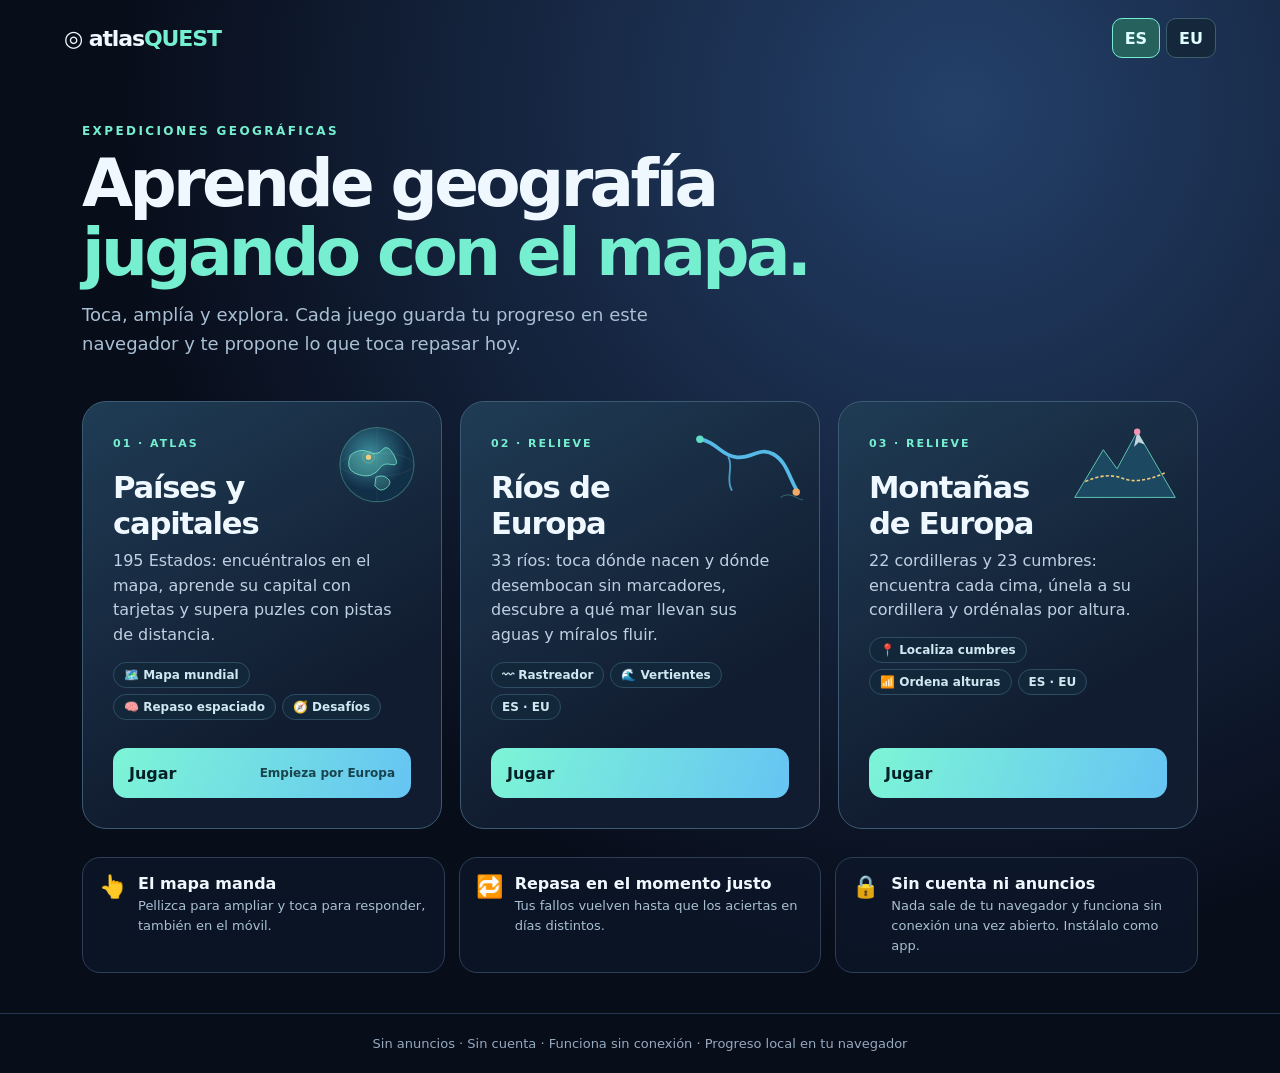
<file: public/index.html>
<!doctype html>
<html lang="es">
<head>
<meta charset="utf-8" />
<meta name="viewport" content="width=device-width,initial-scale=1,viewport-fit=cover" />
<meta name="theme-color" content="#080d1a" />
<meta name="description" content="Juegos de geografía con mapas interactivos: países y capitales del mundo, ríos y montañas de Europa." />
<link rel="manifest" href="./manifest.webmanifest" />
<link rel="icon" href="./icons/icon.svg" type="image/svg+xml" />
<link rel="icon" href="./icons/favicon-32.png" sizes="32x32" type="image/png" />
<link rel="apple-touch-icon" href="./icons/apple-touch-icon.png" />
<meta name="apple-mobile-web-app-capable" content="yes" />
<meta name="mobile-web-app-capable" content="yes" />
<meta name="apple-mobile-web-app-status-bar-style" content="black-translucent" />
<meta name="apple-mobile-web-app-title" content="Atlas Quest" />
<title>Atlas Quest · Juegos de geografía</title>
<style>
:root {
  font-family: system-ui, sans-serif;
  color-scheme: dark;
  --accent: #75efcf;
  --gold: #ffd47e;
  --muted: #a9bfd3;
  --line: #2c3f57;
}
* {
  box-sizing: border-box;
}
body {
  margin: 0;
  min-height: 100vh;
  background: radial-gradient(ellipse at 75% 10%, #24406a, #080d1a 62%);
  color: #eff8ff;
}
header {
  padding: 18px clamp(18px, 5vw, 72px);
  display: flex;
  justify-content: space-between;
  align-items: center;
  gap: 12px;
}
.brand {
  font-size: 22px;
  font-weight: 900;
  letter-spacing: -0.05em;
}
.brand b {
  color: var(--accent);
}
nav {
  display: flex;
  gap: 6px;
}
nav button {
  min-width: 44px;
  min-height: 40px;
  background: #15283b;
  border: 1px solid #3a5e6c;
  padding: 8px 12px;
  color: #dff;
  border-radius: 10px;
  cursor: pointer;
  font: inherit;
  font-weight: 700;
}
nav .install {
  background: linear-gradient(110deg, #7df5d6, #66c4f3);
  color: #062027;
  border-color: transparent;
}
nav button.active {
  background: #27615d;
  border-color: var(--accent);
}
main {
  max-width: 1180px;
  margin: auto;
  padding: clamp(14px, 4vw, 48px) clamp(16px, 4vw, 32px) 40px;
}
.eyebrow {
  color: var(--accent);
  font-weight: 800;
  letter-spacing: 0.2em;
  text-transform: uppercase;
  font-size: 12px;
}
h1 {
  font-size: clamp(34px, 5.4vw, 66px);
  line-height: 1.04;
  letter-spacing: -0.055em;
  max-width: 820px;
  margin: 12px 0 14px;
}
h1 span {
  color: var(--accent);
}
.intro {
  font-size: clamp(16px, 1.6vw, 18px);
  line-height: 1.6;
  max-width: 660px;
  color: var(--muted);
  margin: 0 0 clamp(24px, 4vw, 42px);
}
.cards {
  display: grid;
  grid-template-columns: repeat(3, minmax(0, 1fr));
  gap: 18px;
}
.card {
  position: relative;
  display: grid;
  grid-template-rows: auto 1fr auto;
  gap: 14px;
  text-decoration: none;
  color: inherit;
  background: linear-gradient(150deg, #1f3c55, #111c30 70%);
  border: 1px solid #3d5a73;
  border-radius: 24px;
  padding: clamp(20px, 3vw, 30px);
  overflow: hidden;
  transition:
    transform 0.2s,
    border-color 0.2s;
}
.card:hover,
.card:focus-visible {
  transform: translateY(-3px);
  border-color: var(--accent);
}
.art {
  float: right;
  width: 112px;
  height: 90px;
  margin: -14px -14px 6px 12px;
  opacity: 0.95;
  pointer-events: none;
}
.number {
  color: var(--accent);
  letter-spacing: 0.18em;
  font-size: 11px;
  font-weight: 850;
}
h2 {
  font-size: clamp(25px, 2.4vw, 34px);
  letter-spacing: -0.04em;
  margin: 18px 0 8px;
}
p {
  color: #bfd0e2;
  line-height: 1.55;
  margin: 0;
}
.chips {
  display: flex;
  flex-wrap: wrap;
  gap: 6px;
  margin-top: 14px;
}
.chips span {
  font-size: 12px;
  font-weight: 650;
  color: #cfe9f2;
  background: #12273a;
  border: 1px solid #2e4d63;
  border-radius: 99px;
  padding: 5px 10px;
}
.progress {
  display: grid;
  grid-template-columns: repeat(3, minmax(0, 1fr));
  gap: 8px;
}
.stat {
  background: #0d1a2bcc;
  border: 1px solid #284159;
  border-radius: 14px;
  padding: 10px 12px;
}
.stat strong {
  display: block;
  font-size: 22px;
  letter-spacing: -0.03em;
}
.stat small {
  color: var(--muted);
  font-size: 11px;
}
.go {
  display: flex;
  align-items: center;
  justify-content: space-between;
  gap: 10px;
  min-height: 50px;
  padding: 12px 16px;
  border-radius: 14px;
  background: linear-gradient(110deg, #7df5d6, #66c4f3);
  color: #062027;
  font-weight: 850;
  font-size: 16px;
}
.go small {
  font-weight: 700;
  font-size: 12px;
  opacity: 0.8;
}
.features {
  display: grid;
  grid-template-columns: repeat(3, minmax(0, 1fr));
  gap: 14px;
  margin-top: 28px;
}
.feature {
  display: flex;
  gap: 12px;
  align-items: flex-start;
  padding: 16px;
  border: 1px solid var(--line);
  border-radius: 18px;
  background: #0e1a2d99;
}
.feature b {
  display: block;
  margin-bottom: 3px;
}
.feature i {
  font-style: normal;
  font-size: 22px;
}
.feature p {
  font-size: 13px;
  color: var(--muted);
}
footer {
  padding: 22px;
  border-top: 1px solid #263750;
  color: #95a9bf;
  text-align: center;
  font-size: 13px;
}
:focus-visible {
  outline: 3px solid var(--accent);
  outline-offset: 3px;
}
@media (max-width: 1080px) {
  .cards {
    grid-template-columns: repeat(2, minmax(0, 1fr));
  }
  .cards .card:first-child {
    grid-column: 1 / -1;
  }
}
@media (max-width: 760px) {
  .cards .card:first-child {
    grid-column: auto;
  }
  .cards,
  .features {
    grid-template-columns: 1fr;
  }
  .art {
    width: 104px;
    height: 84px;
    margin: -8px -8px 4px 10px;
  }
  h2 {
    margin-top: 6px;
  }
  .features {
    gap: 8px;
  }
  .feature {
    padding: 12px 14px;
  }
}
@media (prefers-reduced-motion: reduce) {
  .card {
    transition: none;
  }
}
</style>
</head>
<body>
<header>
  <div class="brand">◎ atlas<b>QUEST</b></div>
  <nav aria-label="Idioma / Hizkuntza"><button id="install" class="install" type="button" hidden>⤓ <span id="installLabel">Instalar</span></button><button id="es" class="active" type="button" aria-pressed="true">ES</button><button id="eu" type="button" aria-pressed="false">EU</button></nav>
</header>
<main>
  <div class="eyebrow" id="eyebrow">Expediciones geográficas</div>
  <h1 id="heading">Aprende geografía <span>jugando con el mapa.</span></h1>
  <p class="intro" id="intro">Toca, amplía y explora. Cada juego guarda tu progreso en este navegador y te propone lo que toca repasar hoy.</p>
  <section class="cards" aria-label="Minijuegos">
    <a class="card" href="capitales/index.html#mapa" id="cap-card">
      <div><svg class="art" viewBox="0 0 210 170" aria-hidden="true">
        <defs><radialGradient id="g1" cx="40%" cy="35%"><stop offset="0" stop-color="#3d8fa0" /><stop offset="1" stop-color="#123049" /></radialGradient></defs>
        <circle cx="120" cy="88" r="70" fill="url(#g1)" stroke="#75efcf55" stroke-width="2" />
        <path d="M70 70q18-14 34-6t26-4 22 10-4 18-22 6-18 14-30-4-8-34z" fill="#75efcf44" stroke="#75efcf" stroke-width="1.5" />
        <path d="M118 112q12-6 22 2t-2 18-22-4z" fill="#75efcf33" stroke="#75efcf" stroke-width="1.5" />
        <ellipse cx="120" cy="88" rx="70" ry="22" fill="none" stroke="#ffffff22" />
        <path d="M120 18v140" stroke="#ffffff1a" />
        <circle cx="104" cy="74" r="5" fill="#ffd47e" /><circle cx="104" cy="74" r="11" fill="none" stroke="#ffd47e88" />
      </svg><span class="number">01 · ATLAS</span><h2 id="capTitle">Países y capitales</h2><p id="capDesc">195 Estados: encuéntralos en el mapa, aprende su capital con tarjetas y supera puzles con pistas de distancia.</p>
        <div class="chips"><span id="capChip1">🗺️ Mapa mundial</span><span id="capChip2">🧠 Repaso espaciado</span><span id="capChip3">🧭 Desafíos</span></div></div>
      <div class="progress" id="cap-progress" hidden></div>
      <span class="go"><span id="capGo">Jugar</span><small id="capHint"></small></span>
    </a>
    <a class="card" href="relieve/index.html?tema=rios#map" id="riv-card">
      <div><svg class="art" viewBox="0 0 210 170" aria-hidden="true">
        <path d="M14 40c34 4 40 30 70 34s44-20 70-6 30 44 46 70" fill="none" stroke="#5ac2f0" stroke-width="7" stroke-linecap="round" />
        <path d="M70 74c10 20-6 40 6 62" fill="none" stroke="#5ac2f0" stroke-width="3.5" stroke-linecap="round" opacity=".8" />
        <circle cx="16" cy="40" r="7" fill="#65e6d0" /><circle cx="198" cy="140" r="7" fill="#ffb268" />
        <path d="M168 150q14-10 30 0t30 0" fill="none" stroke="#75efcf55" stroke-width="2" />
      </svg><span class="number">02 · RELIEVE</span><h2 id="rivTitle">Ríos de Europa</h2><p id="rivDesc">33 ríos: toca dónde nacen y dónde desembocan sin marcadores, descubre a qué mar llevan sus aguas y míralos fluir.</p>
        <div class="chips"><span id="rivChip1">〰 Rastreador</span><span id="rivChip2">🌊 Vertientes</span><span>ES · EU</span></div></div>
      <div class="progress" id="riv-progress" hidden></div>
      <span class="go"><span id="rivGo">Jugar</span><small id="rivHint"></small></span>
    </a>
    <a class="card" href="relieve/index.html?tema=montanas#map" id="mnt-card">
      <div><svg class="art" viewBox="0 0 210 170" aria-hidden="true">
        <path d="M10 150 64 60l26 36 38-70 72 124z" fill="#1d4b63" stroke="#75efcf" stroke-width="1.5" />
        <path d="M128 26l14 24-11-4-9 9z" fill="#eff8ff" opacity=".85" />
        <path d="M30 120q40-18 70-6t80-10" fill="none" stroke="#ffd47e" stroke-width="3" stroke-dasharray="6 4" />
        <circle cx="128" cy="26" r="6" fill="#ff9aba" />
      </svg><span class="number">03 · RELIEVE</span><h2 id="mntTitle">Montañas de Europa</h2><p id="mntDesc">22 cordilleras y 23 cumbres: encuentra cada cima, únela a su cordillera y ordénalas por altura.</p>
        <div class="chips"><span id="mntChip1">📍 Localiza cumbres</span><span id="mntChip2">📶 Ordena alturas</span><span>ES · EU</span></div></div>
      <div class="progress" id="mnt-progress" hidden></div>
      <span class="go"><span id="mntGo">Jugar</span><small id="mntHint"></small></span>
    </a>
  </section>
  <section class="features" aria-label="Cómo funciona">
    <div class="feature"><i aria-hidden="true">👆</i><div><b id="f1t">El mapa manda</b><p id="f1d">Pellizca para ampliar y toca para responder, también en el móvil.</p></div></div>
    <div class="feature"><i aria-hidden="true">🔁</i><div><b id="f2t">Repasa en el momento justo</b><p id="f2d">Tus fallos vuelven hasta que los aciertas en días distintos.</p></div></div>
    <div class="feature"><i aria-hidden="true">🔒</i><div><b id="f3t">Sin cuenta ni anuncios</b><p id="f3d">Nada sale de tu navegador y funciona sin conexión una vez abierto. Instálalo como app.</p></div></div>
  </section>
</main>
<footer id="foot">Sin anuncios · Sin cuenta · Funciona sin conexión · Progreso local en tu navegador</footer>
<script>
"use strict";
const translations = {
  es: {
    eyebrow: "Expediciones geográficas",
    heading: 'Aprende geografía <span>jugando con el mapa.</span>',
    intro: "Toca, amplía y explora. Cada juego guarda tu progreso en este navegador y te propone lo que toca repasar hoy.",
    capTitle: "Países y capitales",
    capDesc: "195 Estados: encuéntralos en el mapa, aprende su capital con tarjetas y supera puzles con pistas de distancia.",
    capChip1: "🗺️ Mapa mundial",
    capChip2: "🧠 Repaso espaciado",
    capChip3: "🧭 Desafíos",
    rivTitle: "Ríos de Europa",
    rivDesc: "33 ríos: toca dónde nacen y dónde desembocan sin marcadores, descubre a qué mar llevan sus aguas y míralos fluir.",
    rivChip1: "〰 Rastreador",
    rivChip2: "🌊 Vertientes",
    mntTitle: "Montañas de Europa",
    mntDesc: "22 cordilleras y 23 cumbres: encuentra cada cima, únela a su cordillera y ordénalas por altura.",
    mntChip1: "📍 Localiza cumbres",
    mntChip2: "📶 Ordena alturas",
    f1t: "El mapa manda",
    f1d: "Pellizca para ampliar y toca para responder, también en el móvil.",
    f2t: "Repasa en el momento justo",
    f2d: "Tus fallos vuelven hasta que los aciertas en días distintos.",
    f3t: "Sin cuenta ni anuncios",
    f3d: "Nada sale de tu navegador y funciona sin conexión una vez abierto. Instálalo como app.",
    foot: "Sin anuncios · Sin cuenta · Funciona sin conexión · Progreso local en tu navegador",
    play: "Jugar",
    resume: "Continuar",
    review: "Repasar",
    due: (n) => `${n} repasos pendientes`,
    level: "Nivel",
    mastered: "Dominadas",
    masteredRel: "Dominados",
    visited: "Países vistos",
    seen: "Descubiertos",
    mistakes: "Por recuperar",
    newHere: "Empieza por Europa",
    installLabel: "Instalar",
  },
  eu: {
    eyebrow: "Geografia espedizioak",
    heading: 'Ikasi geografia <span>maparekin jolastuz.</span>',
    intro: "Ukitu, handitu eta arakatu. Joko bakoitzak zure aurrerapena nabigatzaile honetan gordetzen du eta gaur errepasatu behar duzuna proposatzen dizu.",
    capTitle: "Herrialdeak eta hiriburuak",
    capDesc: "195 estatu: aurkitu mapan, ikasi hiriburuak txartelekin eta gainditu distantzia-pistak dituzten puzzleak.",
    capChip1: "🗺️ Munduko mapa",
    capChip2: "🧠 Errepaso tartekatua",
    capChip3: "🧭 Erronkak",
    rivTitle: "Europako ibaiak",
    rivDesc: "33 ibai: ukitu non jaiotzen eta non amaitzen diren markatzailerik gabe, ezagutu zein itsasotara isurtzen diren eta ikusi nola isurtzen diren.",
    rivChip1: "〰 Ibaien arrastoa",
    rivChip2: "🌊 Isurialdeak",
    mntTitle: "Europako mendiak",
    mntDesc: "22 mendikate eta 23 gailur: aurkitu tontor bakoitza, lotu bere mendikatearekin eta ordenatu altueraren arabera.",
    mntChip1: "📍 Kokatu gailurrak",
    mntChip2: "📶 Ordenatu altuerak",
    f1t: "Mapak agintzen du",
    f1d: "Atximurkatu handitzeko eta ukitu erantzuteko, mugikorrean ere.",
    f2t: "Errepasatu une egokian",
    f2d: "Akatsak itzultzen dira egun desberdinetan asmatu arte.",
    f3t: "Konturik eta iragarkirik gabe",
    f3d: "Ezer ez da zure nabigatzailetik ateratzen eta konexiorik gabe dabil behin irekita. Instalatu aplikazio gisa.",
    foot: "Iragarkirik gabe · Konturik gabe · Konexiorik gabe dabil · Aurrerapena nabigatzailean",
    play: "Jolastu",
    resume: "Jarraitu",
    review: "Errepasatu",
    due: (n) => `${n} errepaso zain`,
    level: "Maila",
    mastered: "Menderatuak",
    masteredRel: "Menderatuak",
    visited: "Ikusitako herrialdeak",
    seen: "Ezagutuak",
    mistakes: "Berreskuratzeko",
    newHere: "Hasi Europan",
    installLabel: "Instalatu",
  },
};
// Lectura de solo consulta del progreso de cada juego (mismas claves que usan los juegos).
function readJSON(key) {
  try {
    return JSON.parse(localStorage.getItem(key) || "null");
  } catch (e) {
    return null;
  }
}
function capitalsSummary() {
  const s = readJSON("atlas.capitales.v1");
  if (!s || !s.cards) return null;
  const cards = Object.entries(s.cards);
  const now = Date.now();
  return {
    level: Math.floor((Number(s.game?.xp) || 0) / 180) + 1,
    mastered: cards.filter(([k, v]) => k.endsWith(":pc") && v.reps >= 3 && v.interval >= 21).length,
    visited: Object.keys(s.mapVisited || {}).length,
    due: cards.filter(([, v]) => v.attempts > 0 && Number(v.due || 0) <= now).length,
    started: cards.length > 0 || Object.keys(s.mapVisited || {}).length > 1,
  };
}
// Ríos (r-…) y montañas (m-… cordilleras, p-… cumbres) comparten progreso en el mismo almacén.
function reliefSummary(prefixes) {
  const s = readJSON("atlas-quest-europe-relief-v1");
  if (!s || !s.items) return null;
  const items = Object.entries(s.items)
    .filter(([id]) => prefixes.some((p) => id.startsWith(p)))
    .map(([, v]) => v);
  return {
    mastered: items.filter((v) => (v.days || []).length >= 2 && !v.missed).length,
    seen: items.filter((v) => v.attempts > 0).length,
    mistakes: items.filter((v) => v.missed).length,
    started: items.length > 0,
  };
}
function stat(value, label) {
  return `<div class="stat"><strong>${value}</strong><small>${label}</small></div>`;
}
function renderProgress(values) {
  const cap = capitalsSummary();
  const capBox = document.getElementById("cap-progress");
  capBox.hidden = !cap?.started;
  if (cap?.started) capBox.innerHTML = stat(cap.level, values.level) + stat(`${cap.mastered}<small>/195</small>`, values.mastered) + stat(cap.visited, values.visited);
  document.getElementById("capGo").textContent = cap?.due ? values.review : cap?.started ? values.resume : values.play;
  document.getElementById("capHint").textContent = cap?.due ? values.due(cap.due) : cap?.started ? "" : values.newHere;
  document.getElementById("cap-card").href = "capitales/index.html#" + (cap?.due ? "hoy" : "mapa");
  for (const [key, prefixes, total, tema] of [
    ["riv", ["r-"], 33, "rios"],
    ["mnt", ["m-", "p-"], 45, "montanas"],
  ]) {
    const sum = reliefSummary(prefixes),
      box = document.getElementById(key + "-progress");
    box.hidden = !sum?.started;
    if (sum?.started) box.innerHTML = stat(sum.seen, values.seen) + stat(`${sum.mastered}<small>/${total}</small>`, values.masteredRel) + stat(sum.mistakes, values.mistakes);
    document.getElementById(key + "Go").textContent = sum?.mistakes ? values.review : sum?.started ? values.resume : values.play;
    document.getElementById(key + "-card").href = `relieve/index.html?tema=${tema}#${sum?.mistakes ? "errors" : "map"}`;
  }
}
function language(lang) {
  const values = translations[lang];
  document.documentElement.lang = lang;
  for (const id in values) {
    const el = document.getElementById(id);
    if (!el || typeof values[id] !== "string") continue;
    if (id === "heading") el.innerHTML = values[id];
    else el.textContent = values[id];
  }
  for (const choice of ["es", "eu"]) {
    document.getElementById(choice).classList.toggle("active", choice === lang);
    document.getElementById(choice).setAttribute("aria-pressed", String(choice === lang));
  }
  renderProgress(values);
  try {
    localStorage.setItem("atlasquest:portal:lang", lang);
  } catch (e) {}
}
document.getElementById("es").addEventListener("click", () => language("es"));
document.getElementById("eu").addEventListener("click", () => language("eu"));
let initial = "es";
try {
  if (localStorage.getItem("atlasquest:portal:lang") === "eu") initial = "eu";
} catch (e) {}
language(initial);
// Instalación como app (Chrome/Edge/Android): el botón solo aparece cuando el navegador lo ofrece.
let installPrompt = null;
window.addEventListener("beforeinstallprompt", (event) => {
  event.preventDefault();
  installPrompt = event;
  document.getElementById("install").hidden = false;
});
document.getElementById("install").addEventListener("click", async () => {
  if (!installPrompt) return;
  installPrompt.prompt();
  await installPrompt.userChoice;
  installPrompt = null;
  document.getElementById("install").hidden = true;
});
window.addEventListener("appinstalled", () => (document.getElementById("install").hidden = true));
</script>
<script>
// Modo sin conexión: el service worker guarda los juegos para jugar sin red (no funciona con file://).
if ("serviceWorker" in navigator && location.protocol.startsWith("http")) {
  window.addEventListener("load", () => navigator.serviceWorker.register("./sw.js", { scope: "./" }).catch(() => {}));
}
</script>
</body>
</html>
</file>
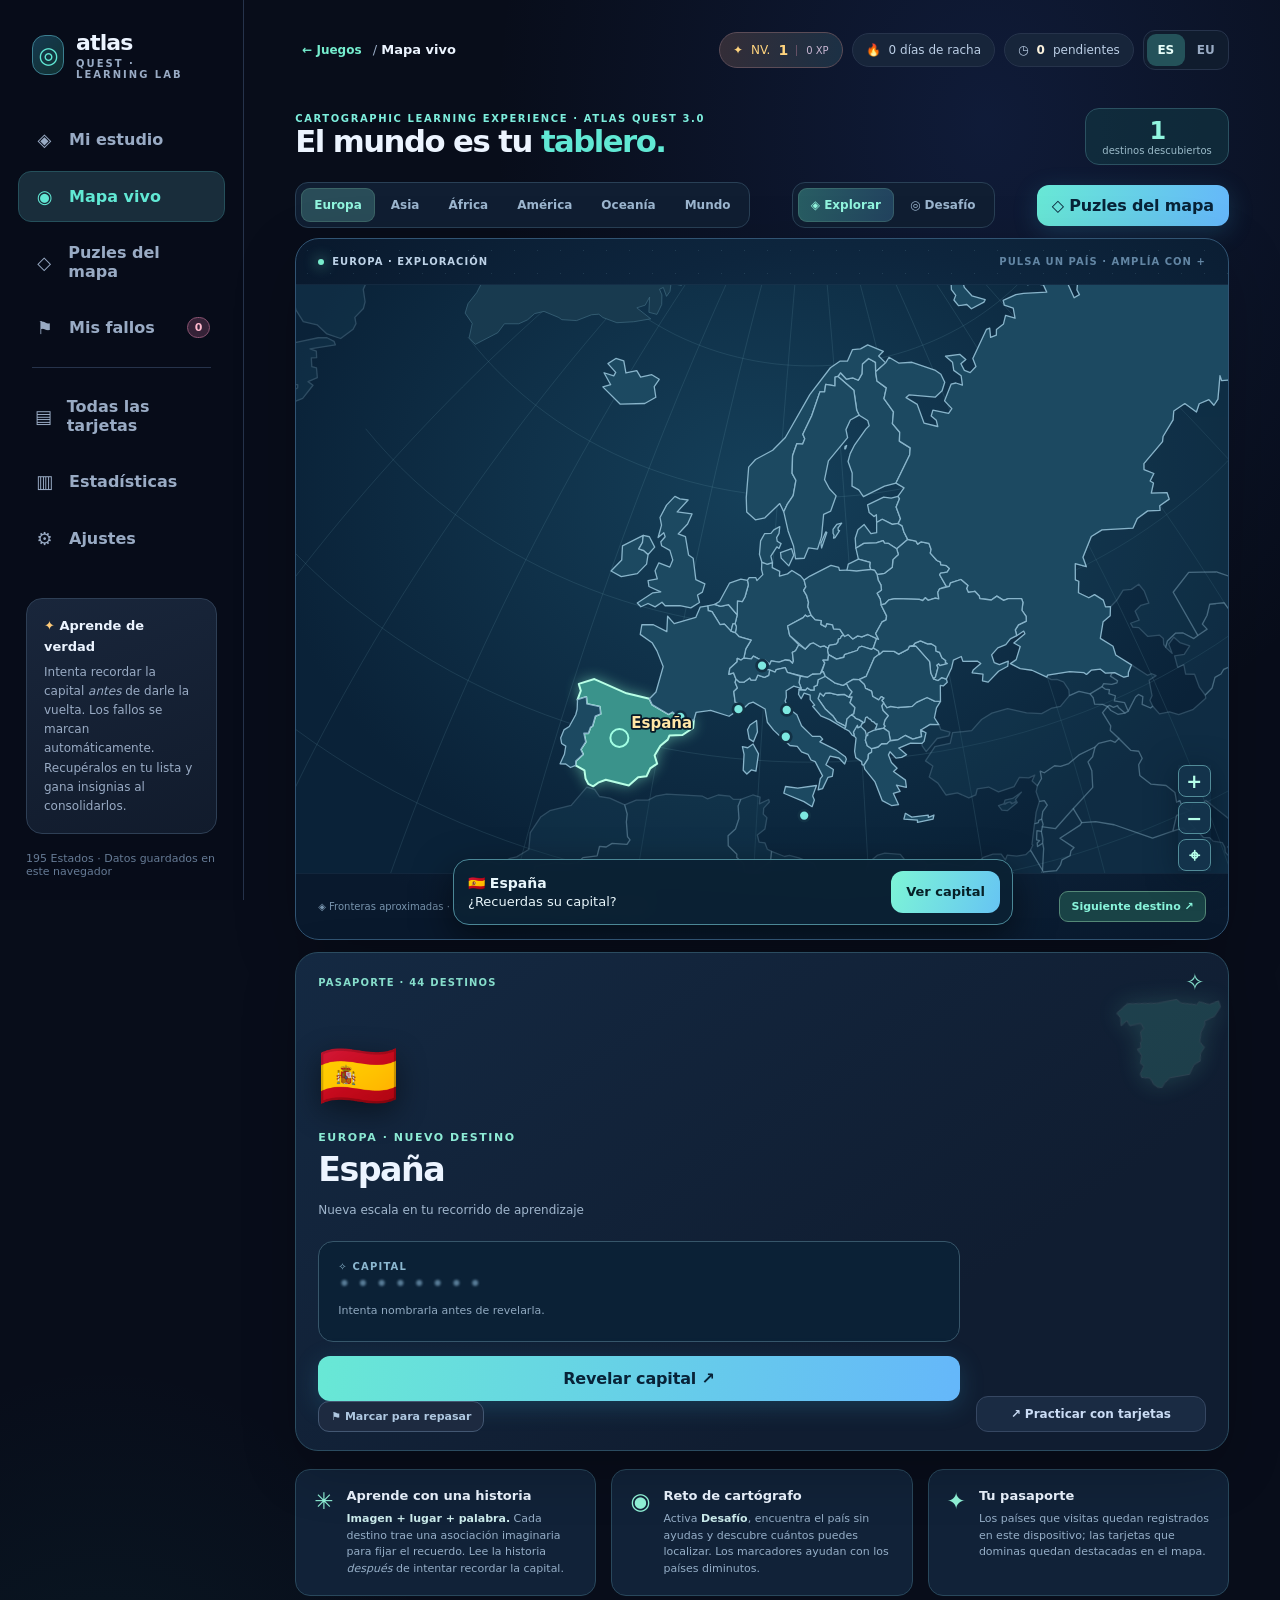
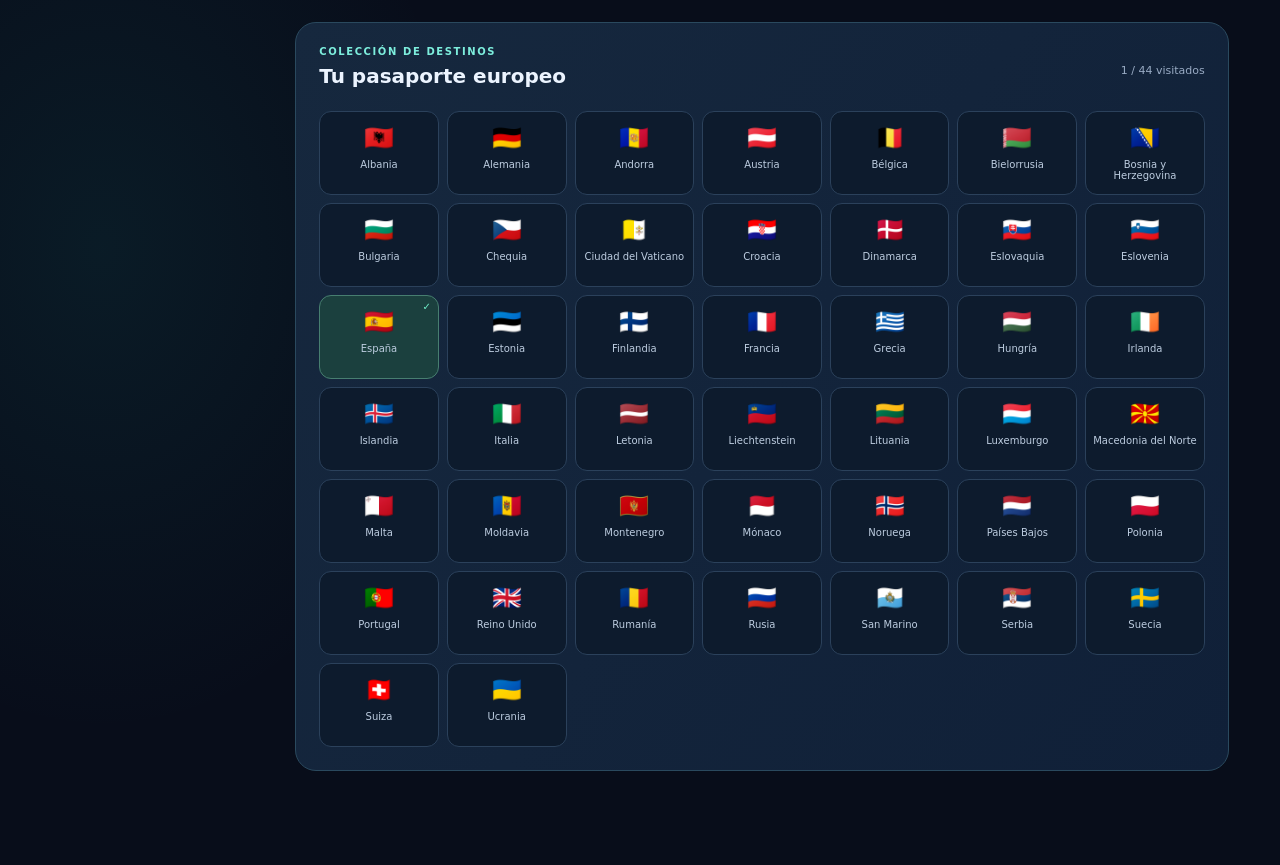
<file: public/capitales/index.html>
<!doctype html>
<html lang="es">
<head>
<meta charset="utf-8" />
<meta name="viewport" content="width=device-width, initial-scale=1, viewport-fit=cover" />
<meta name="theme-color" content="#080d1a" />
<meta name="description" content="Aprende las 195 capitales del mundo con tarjetas inteligentes y repasos espaciados." />
<link rel="manifest" href="../manifest.webmanifest" />
<link rel="icon" href="../icons/icon.svg" type="image/svg+xml" />
<link rel="icon" href="../icons/favicon-32.png" sizes="32x32" type="image/png" />
<link rel="apple-touch-icon" href="../icons/apple-touch-icon.png" />
<meta name="apple-mobile-web-app-capable" content="yes" />
<meta name="mobile-web-app-capable" content="yes" />
<meta name="apple-mobile-web-app-status-bar-style" content="black-translucent" />
<meta name="apple-mobile-web-app-title" content="Atlas Quest" />
<title>Atlas Quest · Capitales del mundo</title>
<style>
:root {
  color-scheme: dark;
  font-family:
    Inter,
    ui-sans-serif,
    system-ui,
    -apple-system,
    BlinkMacSystemFont,
    "Segoe UI",
    sans-serif;
  --bg: #080d1a;
  --panel: #111b2d;
  --panel2: #162238;
  --line: #26334b;
  --text: #ecf4ff;
  --muted: #99abc4;
  --cyan: #61e8d4;
  --blue: #6696ff;
  --violet: #b4a4ff;
  --amber: #ffcb79;
  --red: #ff8d9b;
  --radius: 20px;
}
* {
  box-sizing: border-box;
}
body {
  margin: 0;
  min-height: 100vh;
  background:
    radial-gradient(ellipse 48% 33% at 77% 5%, rgba(50, 92, 194, 0.18), transparent 80%),
    radial-gradient(ellipse 35% 24% at 8% 75%, rgba(29, 172, 164, 0.09), transparent 82%), var(--bg);
  color: var(--text);
}
button,
input,
select {
  font: inherit;
}
button {
  cursor: pointer;
}
button:focus-visible,
input:focus-visible,
select:focus-visible,
[tabindex]:focus-visible {
  outline: 2px solid var(--cyan);
  outline-offset: 3px;
}
button:disabled {
  opacity: 0.45;
  cursor: not-allowed;
}
a {
  color: var(--cyan);
}
.shell {
  max-width: 1520px;
  margin: 0 auto;
  display: grid;
  grid-template-columns: 244px minmax(0, 1fr);
  min-height: 100vh;
}
.sidebar {
  border-right: 1px solid var(--line);
  padding: 30px 18px 22px;
  display: flex;
  flex-direction: column;
  gap: 34px;
  position: sticky;
  top: 0;
  height: 100vh;
  background: rgba(8, 13, 26, 0.6);
}
.brand {
  display: flex;
  align-items: center;
  gap: 12px;
  font-weight: 820;
  letter-spacing: -0.04em;
  font-size: 22px;
  padding: 0 14px;
}
.brand-emblem {
  width: 40px;
  height: 40px;
  display: grid;
  place-items: center;
  border: 1px solid #3c8091;
  border-radius: 13px;
  color: var(--cyan);
  background: linear-gradient(140deg, #153950, #123232);
  font-size: 23px;
}
.brand small {
  display: block;
  font-size: 10px;
  letter-spacing: 0.2em;
  text-transform: uppercase;
  font-weight: 700;
  color: var(--muted);
  margin-top: 3px;
}
.nav {
  display: grid;
  gap: 6px;
}
.nav button {
  display: flex;
  align-items: center;
  gap: 13px;
  width: 100%;
  padding: 14px;
  border: 1px solid transparent;
  border-radius: 13px;
  color: var(--muted);
  background: none;
  text-align: left;
  font-weight: 650;
}
.nav button:hover {
  color: var(--text);
  background: #152034;
}
.nav button.active {
  background: #192d3b;
  color: var(--cyan);
  border-color: #25505b;
}
.nav .ico {
  font-size: 18px;
  width: 23px;
  text-align: center;
}
.side-footer {
  margin-top: auto;
  padding: 0 8px;
}
.tip {
  border: 1px solid #2e3f55;
  border-radius: 16px;
  background: linear-gradient(160deg, #19263b, #111b2c);
  padding: 17px;
  font-size: 12px;
  color: var(--muted);
  line-height: 1.6;
}
.tip strong {
  display: block;
  color: var(--text);
  font-size: 13px;
  margin-bottom: 5px;
}
.tip .spark {
  color: var(--amber);
}
.copyright {
  font-size: 11px;
  color: #667b95;
  margin-top: 18px;
}
.main {
  padding: 30px clamp(22px, 4vw, 64px) 64px;
  min-width: 0;
}
.topbar {
  display: flex;
  align-items: center;
  justify-content: space-between;
  gap: 18px;
  margin-bottom: 38px;
}
.breadcrumb {
  font-size: 13px;
  color: var(--muted);
}
.breadcrumb b {
  color: var(--text);
}
.top-actions {
  display: flex;
  align-items: center;
  gap: 9px;
}
.pill {
  background: #17253a;
  border: 1px solid var(--line);
  border-radius: 30px;
  color: #bbcee5;
  font-size: 12px;
  padding: 9px 13px;
  display: inline-flex;
  align-items: center;
  gap: 8px;
}
.pill strong {
  color: #f9f0dc;
}
.avatar {
  height: 38px;
  width: 38px;
  display: grid;
  place-items: center;
  background: linear-gradient(150deg, #90eac8, #579ff4);
  color: #09162c;
  font-weight: 900;
  border-radius: 13px;
}
.view {
  display: none;
}
.view.active {
  display: block;
  animation: fade 0.23s ease;
}
@keyframes fade {
  from {
    opacity: 0.45;
    transform: translateY(5px);
  }
  to {
    opacity: 1;
    transform: translateY(0);
  }
}
.heading {
  margin: 0;
  font-size: clamp(29px, 3vw, 43px);
  font-weight: 825;
  letter-spacing: -0.05em;
  line-height: 1.15;
}
.heading span {
  color: var(--cyan);
}
.subheading {
  color: var(--muted);
  font-size: 14px;
  line-height: 1.7;
  margin: 12px 0 0;
}
.section-heading {
  font-size: 16px;
  letter-spacing: -0.02em;
  margin: 0 0 15px;
  font-weight: 760;
}
.metrics {
  display: grid;
  grid-template-columns: repeat(4, minmax(0, 1fr));
  gap: 13px;
  margin-top: 29px;
}
.metric {
  border: 1px solid var(--line);
  border-radius: 18px;
  background: rgba(20, 32, 52, 0.83);
  padding: 18px 20px;
}
.metric-label {
  font-size: 12px;
  color: var(--muted);
}
.metric-value {
  font-size: 29px;
  font-weight: 800;
  letter-spacing: -0.05em;
  margin-top: 9px;
  display: flex;
  align-items: baseline;
  gap: 7px;
}
.metric-value small {
  font-size: 12px;
  color: var(--muted);
  font-weight: 500;
}
.metric-bottom {
  font-size: 11px;
  color: var(--muted);
  margin-top: 6px;
}
.study-layout {
  display: grid;
  grid-template-columns: minmax(0, 1fr) 264px;
  gap: 24px;
  margin-top: 28px;
  align-items: start;
}
.card-panel {
  background: linear-gradient(170deg, rgba(18, 32, 52, 0.96), rgba(13, 22, 36, 0.95));
  border: 1px solid #2b3b55;
  border-radius: 23px;
  padding: 23px;
  box-shadow: 0 18px 75px #0002;
}
.session-toolbar {
  display: flex;
  gap: 9px;
  flex-wrap: wrap;
  justify-content: space-between;
  align-items: center;
}
.controls-left,
.controls-right {
  display: flex;
  gap: 8px;
  align-items: center;
  flex-wrap: wrap;
}
.select {
  color: var(--text);
  background: #15253a;
  border: 1px solid #33435b;
  padding: 10px 12px;
  border-radius: 12px;
  font-size: 12px;
  max-width: 200px;
}
.select option {
  background: #122039;
}
.ghost-btn {
  background: #1a2b43;
  color: #cadcf5;
  border: 1px solid #364762;
  padding: 10px 13px;
  border-radius: 12px;
  font-size: 12px;
  font-weight: 700;
}
.ghost-btn:hover {
  border-color: var(--cyan);
}
.progress-line {
  height: 5px;
  border-radius: 9px;
  background: #273952;
  overflow: hidden;
  margin: 22px 0 15px;
}
.progress-fill {
  height: 100%;
  width: 0%;
  background: linear-gradient(90deg, #4da5ff, #60e8d3);
  border-radius: 9px;
  transition: width 0.35s;
}
.study-meta {
  display: flex;
  justify-content: space-between;
  align-items: center;
  font-size: 12px;
  color: var(--muted);
  margin-bottom: 16px;
}
.study-meta b {
  color: var(--text);
}
.badge-geo {
  display: inline-flex;
  align-items: center;
  gap: 6px;
  text-transform: uppercase;
  letter-spacing: 0.16em;
  font-size: 10px;
  color: var(--cyan);
  font-weight: 850;
}
.flash-scene {
  perspective: 1350px;
  height: 290px;
  cursor: pointer;
  position: relative;
}
.flash-3d {
  width: 100%;
  height: 100%;
  position: relative;
  transform-style: preserve-3d;
  transition: transform 0.52s cubic-bezier(0.2, 0.8, 0.2, 1);
}
.flash-3d.flipped {
  transform: rotateY(180deg);
}
.flash-face {
  position: absolute;
  inset: 0;
  backface-visibility: hidden;
  -webkit-backface-visibility: hidden;
  display: flex;
  flex-direction: column;
  align-items: center;
  justify-content: center;
  padding: 30px 24px;
  text-align: center;
  overflow: hidden;
  border-radius: 17px;
  border: 1px solid #395171;
  background: radial-gradient(circle at 52% 18%, #283b5c 0, #1d2d49 58%, #18243c 100%);
}
.flash-face:before {
  content: "";
  position: absolute;
  width: 250px;
  height: 250px;
  top: -132px;
  right: -80px;
  background: #4db7d3;
  filter: blur(105px);
  opacity: 0.17;
  pointer-events: none;
}
.flash-back {
  transform: rotateY(180deg);
  background: radial-gradient(circle at 40% 10%, #1b4a51, #1b3547 65%, #193044);
}
.flash-flag {
  font-size: 43px;
  line-height: 1.1;
  margin-bottom: 17px;
  filter: drop-shadow(0 4px 6px #0003);
}
.flash-kicker {
  font-size: 11px;
  font-weight: 750;
  letter-spacing: 0.2em;
  text-transform: uppercase;
  color: #a2c8ec;
  margin-bottom: 14px;
}
.flash-main {
  font-size: clamp(25px, 3vw, 41px);
  font-weight: 820;
  letter-spacing: -0.05em;
  line-height: 1.16;
  max-width: 620px;
}
.flash-back .flash-main {
  color: #a6fff0;
  font-size: clamp(24px, 2.6vw, 36px);
}
.flash-hint {
  margin-top: 19px;
  font-size: 12px;
  color: #9bb0ca;
}
.flash-note {
  margin-top: 16px;
  color: #bcd1e0;
  font-size: 12px;
  line-height: 1.5;
  max-width: 460px;
}
.answer-row {
  margin-top: 16px;
  display: flex;
  gap: 9px;
  align-items: center;
}
.answer-input {
  min-width: 0;
  flex: 1;
  background: #0c1527;
  border: 1px solid #354763;
  color: white;
  border-radius: 12px;
  padding: 13px 14px;
  font-size: 13px;
}
.primary-btn {
  border: 0;
  color: #082338;
  font-weight: 850;
  letter-spacing: -0.01em;
  padding: 13px 19px;
  border-radius: 12px;
  background: linear-gradient(100deg, #68e8d5, #65b7fa);
  box-shadow: 0 6px 24px #389ac63d;
  white-space: nowrap;
}
.primary-btn:hover {
  filter: brightness(1.11);
}
.primary-btn.small {
  font-size: 12px;
  padding: 11px 13px;
}
.rating-row {
  display: grid;
  grid-template-columns: repeat(4, minmax(0, 1fr));
  gap: 8px;
  margin-top: 16px;
}
.rate {
  border-radius: 12px;
  border: 1px solid #3c465c;
  background: #1d2a3c;
  color: #e4edf8;
  padding: 12px 4px 10px;
  font-size: 12px;
  font-weight: 800;
}
.rate small {
  display: block;
  color: var(--muted);
  font-size: 10px;
  font-weight: 500;
  margin-top: 6px;
}
.rate.red {
  border-color: #86515c;
  color: #ff9fac;
  background: #382432;
}
.rate.orange {
  border-color: #8b7151;
  color: #ffd399;
  background: #342d27;
}
.rate.green {
  border-color: #35746b;
  color: #7ef1d4;
  background: #1d3837;
}
.rate.blue {
  border-color: #4b6797;
  color: #b4d6ff;
  background: #22314a;
}
.rate:hover {
  filter: brightness(1.2);
}
.feedback {
  font-size: 12px;
  border-radius: 10px;
  padding: 10px 12px;
  margin-top: 12px;
  line-height: 1.55;
  background: #24354b;
  color: #c6d5e8;
}
.feedback.good {
  background: #183d36;
  color: #9df3d4;
}
.feedback.bad {
  background: #41303c;
  color: #ffc3cb;
}
.study-foot {
  display: flex;
  justify-content: space-between;
  align-items: center;
  gap: 16px;
  color: #7f91aa;
  font-size: 11px;
  margin-top: 14px;
}
.study-foot strong {
  color: #c1d5e6;
}
.right-panel {
  display: grid;
  gap: 16px;
}
.side-card {
  padding: 20px;
  border: 1px solid var(--line);
  border-radius: 19px;
  background: rgba(19, 30, 49, 0.72);
}
.side-card h3 {
  margin: 0 0 15px;
  font-size: 14px;
}
.tiny-label {
  font-size: 11px;
  color: var(--muted);
}
.streak-count {
  font-size: 29px;
  letter-spacing: -0.05em;
  font-weight: 800;
  margin: 6px 0;
}
.streak-count span {
  font-size: 13px;
  color: var(--muted);
  font-weight: 500;
}
.weekdays {
  display: grid;
  grid-template-columns: repeat(7, 1fr);
  gap: 6px;
  margin-top: 15px;
}
.weekdays span {
  text-align: center;
  font-size: 10px;
  color: var(--muted);
}
.weekdays .dot {
  aspect-ratio: 1;
  border-radius: 8px;
  background: #22334c;
  display: grid;
  place-items: center;
  font-size: 10px;
  color: #a8bfdb;
}
.weekdays .dot.hit {
  background: #266b62;
  color: #98f8df;
}
.weekdays .dot.today {
  outline: 1px solid var(--cyan);
}
.mini-tip {
  font-size: 12px;
  line-height: 1.6;
  color: var(--muted);
}
.tip-counter {
  color: var(--cyan);
  font-weight: 750;
  font-size: 11px;
  letter-spacing: 0.15em;
  text-transform: uppercase;
  margin-bottom: 8px;
}
.continent-bar {
  margin: 13px 0;
}
.continent-bar-head {
  display: flex;
  justify-content: space-between;
  color: var(--muted);
  font-size: 12px;
  margin-bottom: 8px;
}
.bar-bg {
  height: 7px;
  border-radius: 10px;
  background: #21334b;
  overflow: hidden;
}
.bar-bg span {
  height: 100%;
  background: linear-gradient(90deg, #598de8, #69e8cf);
  display: block;
  border-radius: 10px;
}
.panel {
  background: #132037;
  border: 1px solid var(--line);
  border-radius: 21px;
  padding: 26px;
  margin-top: 26px;
}
.row-between {
  display: flex;
  justify-content: space-between;
  align-items: center;
  gap: 12px;
  flex-wrap: wrap;
}
.search {
  flex: 1;
  min-width: 220px;
  max-width: 420px;
  padding: 12px 16px;
  color: var(--text);
  background: #0e1729;
  border-radius: 13px;
  border: 1px solid #31415a;
}
.table-wrap {
  overflow: auto;
}
.data-table {
  border-collapse: collapse;
  width: 100%;
  margin-top: 16px;
  min-width: 580px;
}
.data-table th {
  text-align: left;
  color: #8ea4bf;
  font-size: 11px;
  letter-spacing: 0.08em;
  text-transform: uppercase;
  padding: 12px 10px;
  border-bottom: 1px solid var(--line);
}
.data-table td {
  font-size: 13px;
  padding: 13px 10px;
  border-bottom: 1px solid #25334a;
  color: #cee0f2;
}
.data-table tr:hover td {
  background: #1b2d46;
}
.data-table .muted {
  color: var(--muted);
}
.table-flag {
  font-size: 22px;
  margin-right: 8px;
  vertical-align: middle;
}
.status {
  border-radius: 8px;
  padding: 5px 8px;
  font-size: 11px;
  background: #22344e;
  color: #aac5e8;
  display: inline-block;
}
.status.mastered {
  background: #215247;
  color: #90f8db;
}
.status.due {
  background: #4c3829;
  color: #ffdda8;
}
.linkbtn {
  color: var(--cyan);
  background: none;
  border: 0;
  padding: 5px;
  font-size: 12px;
  font-weight: 750;
}
.stats-grid {
  display: grid;
  grid-template-columns: 1fr 1fr;
  gap: 24px;
}
.heatgraph {
  display: flex;
  align-items: end;
  gap: 12px;
  min-height: 180px;
  padding: 15px 0;
}
.heatcol {
  flex: 1;
  display: grid;
  align-items: end;
  gap: 9px;
  justify-items: center;
  height: 155px;
}
.heatcol .bar {
  width: 100%;
  max-width: 43px;
  background: linear-gradient(180deg, #6be9cf, #4379c1);
  border-radius: 8px 8px 4px 4px;
  align-self: end;
  min-height: 4px;
}
.heatcol span {
  font-size: 11px;
  color: var(--muted);
}
.setting-row {
  display: flex;
  justify-content: space-between;
  align-items: center;
  gap: 20px;
  padding: 18px 0;
  border-bottom: 1px solid var(--line);
}
.setting-row:last-child {
  border-bottom: 0;
}
.setting-row p {
  color: var(--muted);
  font-size: 12px;
  line-height: 1.5;
  margin: 5px 0 0;
}
.setting-row strong {
  font-size: 14px;
}
.setting-row .buttons {
  display: flex;
  gap: 8px;
  flex-wrap: wrap;
}
.empty {
  border: 1px dashed #455574;
  border-radius: 17px;
  padding: 34px 20px;
  text-align: center;
  background: #17253c;
  margin-top: 17px;
}
.empty-icon {
  font-size: 39px;
  margin-bottom: 12px;
}
.empty h3 {
  margin: 0 0 8px;
}
.empty p {
  font-size: 13px;
  color: var(--muted);
  max-width: 410px;
  margin: 0 auto 18px;
  line-height: 1.6;
}
.hero-complete {
  display: grid;
  place-items: center;
  min-height: 375px;
  text-align: center;
}
.complete-icon {
  font-size: 65px;
}
.hero-complete h2 {
  font-size: 28px;
  letter-spacing: -0.04em;
  margin: 10px 0;
}
.hero-complete p {
  color: var(--muted);
  max-width: 400px;
  line-height: 1.6;
}
.note-warning {
  font-size: 12px;
  color: var(--muted);
  line-height: 1.7;
}
.note-warning strong {
  color: #e7c693;
}
.mode-info {
  font-size: 12px;
  color: var(--muted);
  margin-top: 10px;
}
.footer-note {
  margin-top: 28px;
  color: #60738e;
  font-size: 11px;
  line-height: 1.7;
}
.mobile-nav {
  display: none;
}
.hide {
  display: none !important;
}
#toast {
  position: fixed;
  bottom: 20px;
  right: 20px;
  padding: 14px 18px;
  background: #213c4d;
  border: 1px solid #59acac;
  color: white;
  border-radius: 12px;
  font-size: 13px;
  z-index: 100;
  box-shadow: 0 20px 48px #0007;
  max-width: 330px;
  opacity: 0;
  pointer-events: none;
  transform: translateY(8px);
  transition: 0.2s;
}
#toast.visible {
  opacity: 1;
  transform: translateY(0);
}
@media (max-width: 1190px) {
  .study-layout {
    grid-template-columns: 1fr;
  }
  .right-panel {
    grid-template-columns: repeat(3, minmax(0, 1fr));
  }
  .main {
    padding: 30px 26px 60px;
  }
  .stats-grid {
    grid-template-columns: 1fr 1fr;
  }
}
@media (max-width: 840px) {
  .shell {
    grid-template-columns: 1fr;
  }
  .sidebar {
    display: none;
  }
  .main {
    padding: 20px 16px 94px;
  }
  .topbar {
    margin-bottom: 25px;
  }
  .metrics {
    grid-template-columns: repeat(2, minmax(0, 1fr));
  }
  .mobile-nav {
    display: flex;
    position: fixed;
    bottom: 0;
    left: 0;
    right: 0;
    background: #0b1525f2;
    backdrop-filter: blur(15px);
    border-top: 1px solid #2a4058;
    z-index: 20;
    justify-content: space-around;
    padding: 9px 6px max(9px, env(safe-area-inset-bottom));
  }
  .mobile-nav button {
    background: none;
    border: 0;
    color: var(--muted);
    font-size: 10px;
    display: grid;
    gap: 4px;
    place-items: center;
    padding: 8px 14px;
  }
  .mobile-nav button.active {
    color: var(--cyan);
  }
  .mobile-nav .ico {
    font-size: 21px;
  }
  .right-panel {
    grid-template-columns: 1fr 1fr;
  }
  .right-panel .side-card:last-child {
    grid-column: 1 / -1;
  }
  .flash-scene {
    height: 280px;
  }
  .study-foot .shortcuts {
    display: none;
  }
}
@media (max-width: 530px) {
  .heading {
    font-size: 30px;
  }
  .study-layout {
    gap: 14px;
  }
  .card-panel {
    padding: 13px;
    border-radius: 17px;
  }
  .flash-scene {
    height: 254px;
  }
  .flash-face {
    padding: 22px 14px;
  }
  .flash-main {
    font-size: 28px;
  }
  .flash-back .flash-main {
    font-size: 26px;
  }
  .flash-note {
    font-size: 11px;
  }
  .flash-flag {
    font-size: 37px;
  }
  .session-toolbar {
    align-items: stretch;
  }
  .controls-left,
  .controls-right {
    width: 100%;
  }
  .select {
    max-width: none;
    flex: 1;
  }
  .controls-right .select {
    width: 100%;
  }
  .metric {
    padding: 15px;
  }
  .metric-value {
    font-size: 25px;
  }
  .rating-row {
    grid-template-columns: 1fr 1fr;
  }
  .rating-row .rate {
    padding: 11px 4px;
  }
  .right-panel,
  .stats-grid {
    grid-template-columns: 1fr;
  }
  .right-panel .side-card:last-child {
    grid-column: auto;
  }
  .answer-row {
    flex-direction: column;
  }
  .answer-input,
  .answer-row .primary-btn {
    width: 100%;
  }
  .pill {
    padding: 7px 9px;
  }
  .topbar .pill:nth-child(1) {
    display: none;
  }
  .setting-row {
    flex-wrap: wrap;
  }
}

.nav-new {
  margin-left: auto;
  color: #0d2730;
  background: #68ead7;
  border-radius: 6px;
  padding: 3px 5px;
  font-size: 8px;
  letter-spacing: 0.1em;
  font-weight: 900;
}
.journey-hero {
  position: relative;
  display: flex;
  align-items: center;
  justify-content: space-between;
  gap: 10px;
  overflow: hidden;
  min-height: 230px;
  margin: 27px 0 21px;
  padding: 27px 35px;
  border-radius: 23px;
  border: 1px solid #2d4661;
  background: radial-gradient(ellipse 65% 130% at 94% 52%, #1958657d, transparent 65%), linear-gradient(110deg, #182744, #0a2136 84%);
}
.journey-hero:after {
  content: "";
  position: absolute;
  inset: 0;
  pointer-events: none;
  background-image: radial-gradient(#9beef3aa 0.9px, transparent 1.3px);
  background-size: 29px 29px;
  mask-image: linear-gradient(90deg, transparent 25%, black 100%);
  opacity: 0.3;
}
.journey-copy {
  position: relative;
  z-index: 2;
  max-width: 590px;
}
.journey-eyebrow,
.map-eyebrow {
  font-size: 10px;
  color: #7deedd;
  font-weight: 850;
  letter-spacing: 0.16em;
}
.journey-hero h2 {
  font-size: clamp(25px, 3.1vw, 38px);
  letter-spacing: -0.05em;
  line-height: 1.08;
  margin: 14px 0 12px;
}
.journey-hero h2 em {
  font-style: normal;
  color: #81e6d9;
}
.journey-hero p {
  max-width: 480px;
  color: #b3c6dd;
  font-size: 13px;
  line-height: 1.65;
}
.journey-actions {
  display: flex;
  align-items: center;
  gap: 20px;
  margin-top: 22px;
}
.journey-actions span {
  color: #a7c3d5;
  font-size: 12px;
}
.journey-actions b {
  font-size: 19px;
  color: white;
}
.orb-visual {
  position: relative;
  flex: 0 0 260px;
  height: 220px;
  display: grid;
  place-items: center;
  transform: rotate(-10deg);
}
.orb-earth {
  position: relative;
  width: 181px;
  height: 181px;
  border: 1px solid #82dbea80;
  border-radius: 50%;
  background:
    radial-gradient(circle at 26% 26%, #55d6cb80, transparent 22%), radial-gradient(circle at 72% 77%, #153e68, #14243e 55%, #081624);
  box-shadow:
    inset -18px -12px 35px #0008,
    0 0 60px #47d8c834;
  overflow: hidden;
}
.orb-earth:before {
  content: "";
  position: absolute;
  inset: 0;
  border-radius: 50%;
  background:
    repeating-linear-gradient(0deg, transparent 0 25px, #89e6f227 26px 27px),
    repeating-linear-gradient(90deg, transparent 0 29px, #89e6f219 30px 31px);
  transform: perspective(300px) rotateY(25deg);
}
.orb-land {
  position: absolute;
  font-size: 90px;
  color: #68dfd0;
  opacity: 0.75;
  top: 30px;
  left: 46px;
  filter: drop-shadow(0 0 13px #89fff0);
}
.orb-orbit {
  position: absolute;
  width: 252px;
  height: 112px;
  border: 1px solid #8eead455;
  border-radius: 50%;
  transform: rotate(-35deg);
}
.orb-orbit-two {
  transform: rotate(65deg);
  width: 255px;
  height: 90px;
  opacity: 0.65;
}
.orb-halo {
  position: absolute;
  width: 250px;
  height: 250px;
  border-radius: 50%;
  background: #28bdb522;
  filter: blur(30px);
}
.orb-label {
  position: absolute;
  bottom: 4px;
  font-size: 10px;
  letter-spacing: 0.15em;
  color: #7fdfce;
  white-space: nowrap;
}
.flash-memory {
  font-size: 11px;
  color: #a0f6dd;
  line-height: 1.55;
  margin-top: 13px;
  max-width: 460px;
}
.flash-memory:before {
  content: "✦ RECUERDA: ";
  font-weight: 850;
  letter-spacing: 0.1em;
  color: #7be3d0;
}
.flash-back {
  overflow: auto;
}
.map-heading-row {
  display: flex;
  justify-content: space-between;
  gap: 20px;
  align-items: center;
}
.map-heading-row .subheading {
  margin-bottom: 22px;
}
.map-counter {
  flex: 0 0 auto;
  display: grid;
  justify-items: center;
  border: 1px solid #2b5161;
  background: #12374499;
  border-radius: 19px;
  padding: 15px 22px;
}
.map-counter strong {
  font-size: 34px;
  letter-spacing: -0.06em;
  color: #91f5df;
}
.map-counter span {
  color: #9abac8;
  font-size: 10px;
}
.map-controls {
  display: flex;
  align-items: center;
  justify-content: space-between;
  gap: 12px;
  margin: 4px 0 16px;
  flex-wrap: wrap;
}
.continent-switch,
.map-mode {
  display: flex;
  gap: 3px;
  padding: 5px;
  border: 1px solid #294056;
  background: #101e32;
  border-radius: 13px;
  overflow: auto;
  max-width: 100%;
}
.continent-switch button,
.map-mode button {
  border: 0;
  border-radius: 9px;
  background: transparent;
  color: #9cb6cf;
  padding: 10px 13px;
  font-size: 12px;
  font-weight: 730;
  white-space: nowrap;
}
.continent-switch button.selected,
.map-mode button.selected {
  background: #294c58;
  color: #92f6df;
  box-shadow: inset 0 0 0 1px #57897e66;
}
.map-mode button.selected {
  background: linear-gradient(90deg, #285d63, #22435f);
}
.map-viewport-grid {
  display: grid;
  grid-template-columns: minmax(0, 1.8fr) minmax(305px, 0.83fr);
  gap: 18px;
  align-items: stretch;
}
.map-stage {
  position: relative;
  min-width: 0;
  overflow: hidden;
  background: radial-gradient(ellipse at 58% 40%, #163e58 0, #0d253d 46%, #09192d 84%);
  border: 1px solid #315473;
  border-radius: 24px;
  box-shadow: 0 20px 64px #0003;
  display: flex;
  flex-direction: column;
}
.map-stage:before {
  content: "";
  position: absolute;
  inset: 0;
  pointer-events: none;
  background-image: radial-gradient(#bceaff4a 0.7px, transparent 1px);
  background-size: 23px 23px;
  opacity: 0.43;
  mask-image: linear-gradient(to bottom, black, transparent 95%);
}
.map-glow {
  position: absolute;
  width: 280px;
  height: 280px;
  left: 45%;
  top: 24%;
  pointer-events: none;
  background: #37b9b010;
  filter: blur(50px);
}
.map-stage-top,
.map-stage-bottom {
  position: relative;
  z-index: 2;
  display: flex;
  align-items: center;
  gap: 8px;
  justify-content: space-between;
  padding: 17px 22px;
  font-size: 10px;
  font-weight: 850;
  letter-spacing: 0.1em;
  color: #bdd2e7;
}
.map-stage-top {
  border-bottom: 1px solid #2848614d;
}
.map-stage-bottom {
  border-top: 1px solid #2848614d;
  letter-spacing: 0;
  font-weight: 500;
  color: #7894ad;
}
.map-live-dot {
  width: 6px;
  height: 6px;
  border-radius: 50%;
  background: #79eccc;
  box-shadow: 0 0 14px #79eccc;
  animation: softpulse 2s infinite;
}
.map-stage-top #map-stage-title {
  margin-right: auto;
}
.map-stage-meta {
  color: #6386a4;
}
.map-next {
  border: 1px solid #548877;
  color: #89f5dc;
  background: #194346;
  border-radius: 9px;
  padding: 8px 11px;
  font-size: 11px;
  font-weight: 800;
  cursor: pointer;
}
#atlas-map {
  display: block;
  width: 100%;
  min-height: 360px;
  max-height: 560px;
  flex: 1;
  touch-action: pan-y;
  isolation: isolate;
}
.map-grid-line {
  stroke: #4b8ca04d;
  fill: none;
  stroke-width: 0.8;
}
.map-coast {
  fill: #1c4961;
  stroke: #5684a0;
  stroke-width: 1.1;
  vector-effect: non-scaling-stroke;
  transition:
    fill 0.35s,
    stroke 0.35s;
  cursor: pointer;
}
.map-coast:hover,
.map-coast:focus {
  fill: #397d83;
  stroke: #c3ffe3;
  stroke-width: 1.6;
  outline: none;
}
.map-coast.visited {
  fill: #285f6b;
}
.map-coast.mastered {
  fill: #2b7467;
}
.map-coast.focus {
  fill: #3a938b;
  stroke: #b8ffe6;
  stroke-width: 2;
  filter: drop-shadow(0 0 9px #8effd477);
}
.map-coast.wrong {
  fill: #863f53;
  stroke: #ff9eb1;
}
.map-ghost-marker {
  cursor: pointer;
  outline: none;
}
.map-ghost-marker:focus .map-target,
.map-ghost-marker:hover .map-target {
  fill: #75f4d0;
  stroke: white;
}
.map-target {
  fill: #7de8e0;
  stroke: #123145;
  stroke-width: 2.7;
  transition: fill 0.2s;
}
.map-target.focus {
  fill: #fff;
  filter: drop-shadow(0 0 10px #affff9);
}
.map-pulse {
  fill: none;
  stroke: #a3ffe4;
  stroke-width: 2;
  animation: mapring 2.6s infinite;
  transform-box: fill-box;
  transform-origin: center;
}
.capital-point {
  fill: #ffd789;
  stroke: #fff9d7;
  stroke-width: 2.4;
  filter: drop-shadow(0 0 8px #ffdf9a);
}
.map-flight {
  fill: none;
  stroke: #ffeab0;
  stroke-width: 2;
  stroke-dasharray: 7 8;
  opacity: 0.9;
  animation: dashflight 12s linear infinite;
}
.map-country-label {
  fill: #d2e9f2;
  font: 11px system-ui;
  paint-order: stroke;
  stroke: #0d253d;
  stroke-width: 3;
  pointer-events: none;
}
.challenge-prompt {
  font-size: 14px;
  line-height: 1.4;
  font-weight: 800;
  color: #eff9ff;
}
.challenge-score {
  color: #8bf4db;
  font-size: 12px;
}
.map-small {
  font-size: 10px;
  color: #86b1c0;
}
.discovery-panel {
  display: flex;
  flex-direction: column;
  min-width: 0;
  padding: 22px;
  border-radius: 23px;
  border: 1px solid #2b4c60;
  background: linear-gradient(145deg, #142942, #101d31 70%);
  box-shadow: 0 20px 55px #0003;
}
.discovery-head {
  display: flex;
  justify-content: space-between;
  align-items: center;
  color: #86ddcb;
  font-size: 10px;
  letter-spacing: 0.12em;
  font-weight: 850;
}
.map-side-dot {
  font-size: 23px;
  line-height: 1;
}
.discover-placeholder {
  min-height: 410px;
  display: flex;
  flex-direction: column;
  align-items: center;
  justify-content: center;
  text-align: center;
}
.discover-placeholder > div {
  font-size: 60px;
  filter: drop-shadow(0 12px 15px #0008);
}
.discover-placeholder h3 {
  font-size: 22px;
  margin: 20px 0 8px;
}
.discover-placeholder p {
  color: #8eabc4;
  font-size: 13px;
}
.discovery-flag {
  font-size: 65px;
  margin-top: 28px;
  filter: drop-shadow(0 9px 15px #0007);
  animation: landed 0.5s ease both;
}
.discovery-city {
  font-size: 11px;
  font-weight: 800;
  letter-spacing: 0.14em;
  color: #8decd6;
  margin: 17px 0 7px;
}
.discovery-country {
  font-size: clamp(23px, 2.6vw, 35px);
  font-weight: 850;
  letter-spacing: -0.045em;
  line-height: 1.15;
  margin: 0 0 10px;
}
.discovery-subtitle {
  color: #a0b6cd;
  font-size: 12px;
  line-height: 1.5;
}
.secret-spot {
  margin-top: 22px;
  background: #0b2136;
  border: 1px solid #37566a;
  border-radius: 15px;
  padding: 19px;
  min-height: 101px;
}
.secret-label {
  font-size: 10px;
  color: #8cb8d0;
  font-weight: 800;
  letter-spacing: 0.12em;
}
.secret-word {
  margin-top: 8px;
  font-weight: 850;
  font-size: clamp(20px, 2.4vw, 29px);
  color: #a4f6df;
  animation: landed 0.35s ease;
}
.secret-unrevealed {
  font-size: 21px;
  color: #597d98;
  letter-spacing: 0.3em;
  filter: blur(1px);
}
.secret-prompt {
  color: #90a9c0;
  font-size: 11px;
  margin-top: 8px;
}
.discovery-memory {
  background: #213c44;
  border: 1px solid #467368;
  border-radius: 14px;
  padding: 14px;
  margin: 16px 0 10px;
  font-size: 12px;
  line-height: 1.6;
  color: #c1f3df;
}
.discovery-memory b {
  display: block;
  color: #8bf1d1;
  font-size: 10px;
  letter-spacing: 0.12em;
  margin-bottom: 6px;
}
.discovery-action {
  width: 100%;
  margin-top: 14px;
}
.discovery-note {
  color: #8ca9bd;
  font-size: 11px;
  line-height: 1.55;
  margin: 10px 0;
}
.discovery-footer {
  margin-top: auto;
  padding-top: 20px;
}
.discovery-footer button {
  width: 100%;
}
.map-lower-grid {
  display: grid;
  grid-template-columns: repeat(3, 1fr);
  gap: 15px;
  margin-top: 18px;
}
.map-info-panel {
  border: 1px solid #29485c;
  border-radius: 15px;
  padding: 18px;
  background: #112238;
  display: flex;
  align-items: flex-start;
  gap: 13px;
}
.map-label-icon {
  font-size: 23px;
  color: #91f3d8;
}
.map-info-panel h3 {
  margin: 0 0 8px;
  font-size: 13px;
}
.map-info-panel p {
  color: #95aec7;
  line-height: 1.5;
  margin: 0;
  font-size: 11px;
}
.map-info-panel strong {
  color: #cbebeb;
}
.atlas-passport {
  margin: 26px 0 30px;
  border: 1px solid #2a495e;
  border-radius: 21px;
  background: linear-gradient(125deg, #16283e, #102038);
  padding: 23px;
}
.passport-heading {
  display: flex;
  align-items: center;
  justify-content: space-between;
  gap: 10px;
  margin-bottom: 16px;
}
.passport-heading h3 {
  margin: 7px 0;
  font-size: 20px;
}
.passport-stamps {
  display: grid;
  grid-template-columns: repeat(auto-fill, minmax(105px, 1fr));
  gap: 8px;
}
.passport-stamp {
  position: relative;
  min-width: 0;
  background: #0d1b2d;
  border: 1px solid #2b415b;
  border-radius: 12px;
  padding: 12px 6px;
  text-align: center;
  cursor: pointer;
  color: #bdcde0;
  transition:
    transform 0.2s,
    background 0.2s,
    border-color 0.2s;
}
.passport-stamp:hover {
  transform: translateY(-3px);
  border-color: #76d8c5;
  background: #1a3e4d;
}
.passport-stamp.visited {
  border-color: #477e70;
  background: #1b403e;
}
.passport-stamp.mastered {
  border-color: #9ff9da;
  background: #2a6155;
}
.passport-stamp .stamp-flag {
  font-size: 24px;
  display: block;
  margin-bottom: 7px;
}
.passport-stamp .stamp-name {
  font-size: 10px;
  display: block;
  min-height: 2.3em;
}
.passport-stamp .stamp-mark {
  font-size: 10px;
  position: absolute;
  right: 7px;
  top: 5px;
  color: #70efca;
}
.map-quiz-info {
  font-size: 13px;
  line-height: 1.6;
  color: #c3dce6;
}
.map-quiz-info strong {
  color: #9dffe2;
}
.map-quiz-feed {
  color: #a6efd6;
  font-size: 12px;
  margin: 17px 0;
  min-height: 45px;
}
@keyframes mapring {
  0% {
    transform: scale(0.55);
    opacity: 1;
  }
  100% {
    transform: scale(3.2);
    opacity: 0;
  }
}
@keyframes softpulse {
  50% {
    opacity: 0.38;
  }
}
@keyframes dashflight {
  to {
    stroke-dashoffset: -180;
  }
}
@keyframes landed {
  from {
    transform: translateY(14px);
    opacity: 0;
  }
  to {
    transform: translateY(0);
    opacity: 1;
  }
}
@media (max-width: 1190px) {
  .map-viewport-grid {
    grid-template-columns: 1fr;
  }
  .discovery-panel {
    min-height: unset;
  }
  .discover-placeholder {
    min-height: 240px;
  }
  .map-lower-grid {
    grid-template-columns: repeat(3, 1fr);
  }
}
@media (max-width: 800px) {
  .map-lower-grid {
    grid-template-columns: 1fr;
  }
  .map-heading-row .map-counter {
    display: none;
  }
  .journey-hero {
    padding: 23px;
  }
  .orb-visual {
    flex-basis: 180px;
    transform: scale(0.74);
    margin: -30px;
  }
  .passport-stamps {
    grid-template-columns: repeat(auto-fill, minmax(90px, 1fr));
  }
  .map-controls {
    flex-direction: column;
    align-items: stretch;
  }
  .continent-switch {
    width: 100%;
  }
  .map-mode {
    align-self: flex-start;
  }
  .map-stage-meta {
    display: none;
  }
}
@media (max-width: 530px) {
  .journey-hero {
    min-height: 270px;
    padding: 21px;
  }
  .journey-copy {
    max-width: 100%;
  }
  .journey-hero h2 {
    font-size: 27px;
  }
  .journey-hero p {
    font-size: 12px;
    max-width: 255px;
  }
  .journey-actions {
    flex-direction: column;
    align-items: flex-start;
    gap: 8px;
  }
  .orb-visual {
    position: absolute;
    right: -105px;
    top: 65px;
    opacity: 0.4;
    pointer-events: none;
  }
  .continent-switch button {
    padding: 9px 10px;
  }
  .map-stage-top,
  .map-stage-bottom {
    padding: 13px;
  }
  .map-stage-bottom span {
    font-size: 9px;
  }
  .discovery-panel {
    padding: 18px;
  }
  .map-viewport-grid {
    gap: 12px;
  }
  #atlas-map {
    min-height: 250px;
  }
  .passport-stamps {
    grid-template-columns: repeat(3, 1fr);
  }
}
@media (prefers-reduced-motion: reduce) {
  .orb-orbit,
  .map-pulse,
  .map-flight,
  .map-live-dot,
  .discovery-flag,
  .secret-word {
    animation: none !important;
  }
  .map-coast,
  .passport-stamp,
  .flash-3d {
    transition: none !important;
  }
}

.map-zoom {
  position: absolute;
  right: 17px;
  bottom: 68px;
  z-index: 5;
  display: grid;
  gap: 5px;
  box-shadow: 0 5px 30px #07152599;
}
.map-zoom button {
  width: 33px;
  height: 32px;
  border: 1px solid #528c99;
  background: #14344cf2;
  color: #b5ffe9;
  font-size: 19px;
  font-weight: 800;
  border-radius: 8px;
}
.map-zoom button:hover {
  background: #2a6271;
}
.discovery-panel {
  position: relative;
  overflow: hidden;
}
.discovery-silhouette {
  position: absolute;
  width: 140px;
  height: 105px;
  right: -16px;
  top: 35px;
  opacity: 0.16;
  transform: rotate(-10deg);
  pointer-events: none;
  filter: drop-shadow(0 0 12px #70efcd);
}
.discovery-silhouette svg {
  width: 100%;
  height: 100%;
}
.discovery-silhouette path {
  fill: #62edcb;
  stroke: #d3fff4;
  stroke-width: 1.4;
}
.silhouette-back {
  position: absolute;
  right: -25px;
  bottom: -24px;
  width: 205px;
  height: 145px;
  opacity: 0.12;
  z-index: 0;
  pointer-events: none;
  transform: rotate(-12deg);
}
.silhouette-back svg {
  width: 100%;
  height: 100%;
}
.silhouette-back path {
  stroke: #9bffe6;
  stroke-width: 2;
  fill: #60cdb6;
  stroke-dasharray: 850;
  stroke-dashoffset: 0;
  animation: drawshape 1.2s ease both;
}
.flash-back > *:not(.silhouette-back) {
  z-index: 1;
  position: relative;
}
@keyframes drawshape {
  from {
    stroke-dashoffset: 850;
    opacity: 0.1;
  }
  to {
    stroke-dashoffset: 0;
    opacity: 1;
  }
}
@media (max-width: 530px) {
  .map-zoom {
    bottom: 63px;
    right: 9px;
  }
  .map-zoom button {
    width: 27px;
    height: 29px;
    font-size: 16px;
  }
}
@media (prefers-reduced-motion: reduce) {
  .silhouette-back path {
    animation: none;
  }
}

/* ATLAS QUEST · identidad y estados de aprendizaje */
@media (max-width: 530px) {
  .mobile-nav button {
    padding: 8px 5px;
    font-size: 9px;
  }
  .mobile-nav .ico {
    font-size: 19px;
  }
  .top-actions .top-level-pill {
    display: inline-flex !important;
  }
  .top-actions .pill:nth-child(2) {
    display: none !important;
  }
}
:root {
  --gold: #ffd47e;
  --pink: #ff98bb;
  --mint: #83f0cd;
}
.nav-mistakes {
  position: relative;
}
.nav-fail-count {
  margin-left: auto;
  font-size: 11px;
  min-width: 23px;
  text-align: center;
  border: 1px solid #8b5472;
  color: #ffb8cd;
  background: #352237;
  border-radius: 99px;
  padding: 3px 6px;
  font-weight: 850;
}
.top-level-pill {
  background: linear-gradient(100deg, #342d37, #1b3045);
  border-color: #5b4c57;
  color: var(--gold);
}
.top-level-icon {
  color: var(--gold);
}
.top-level-pill b {
  color: var(--gold);
  font-size: 14px;
}
.top-xp {
  color: #c8b6d2;
  font-size: 10px;
  border-left: 1px solid #655065;
  padding-left: 9px;
}
.quest-dashboard {
  margin-top: 22px;
  display: grid;
  grid-template-columns: 1.25fr 1fr 1fr;
  gap: 13px;
}
.quest-dashboard > div {
  background: linear-gradient(145deg, #192b42, #121f32);
  border: 1px solid #35445e;
  border-radius: 20px;
  padding: 18px;
  min-width: 0;
}
.quest-level-tile {
  display: flex;
  align-items: center;
  gap: 14px;
  background: linear-gradient(115deg, #1e3d46, #17263d 85%) !important;
  border-color: #3e817d !important;
}
.quest-orbit {
  flex: 0 0 58px;
  display: grid;
  place-items: center;
  width: 58px;
  height: 58px;
  background: radial-gradient(circle at 38% 20%, #ffdca5, #da835f 42%, #292f5b 70%);
  color: #fff4be;
  text-shadow: 0 2px 8px #552d67;
  font-size: 28px;
  border: 2px solid #a0a6a8;
  box-shadow:
    0 0 38px #eabb6052,
    inset 0 0 13px #a1543985;
  border-radius: 50%;
  animation: questfloat 5s ease-in-out infinite;
}
.quest-label {
  font-weight: 850;
  color: #a2c4d4;
  font-size: 9px;
  letter-spacing: 0.16em;
  text-transform: uppercase;
}
.quest-level-name {
  font-size: 18px;
  font-weight: 860;
  letter-spacing: -0.035em;
  margin: 5px 0;
  color: #fdf5e4;
}
.quest-level-number {
  font-size: 13px;
  color: #dce6f8;
}
.quest-level-number b {
  color: var(--gold);
}
.quest-level-number span {
  font-size: 11px;
  color: #a2b9c8;
  margin-left: 7px;
}
.quest-bar {
  height: 6px;
  margin-top: 12px;
  border-radius: 20px;
  background: #0c1525;
  border: 1px solid #2a4557;
  overflow: hidden;
}
.quest-bar i {
  display: block;
  height: 100%;
  width: 0;
  background: linear-gradient(90deg, #ffb86e, #ffe799);
  box-shadow: 0 0 12px #f9bc5a66;
  border-radius: 20px;
  transition: width 0.45s cubic-bezier(0.2, 0.8, 0.2, 1);
}
.quest-sub {
  font-size: 11px;
  color: #9bb0c5;
  line-height: 1.5;
  margin-top: 9px;
}
.quest-mission-row {
  display: flex;
  align-items: center;
  justify-content: space-between;
  gap: 8px;
  margin-top: 12px;
}
.quest-mission-row b {
  font-size: 21px;
  color: #f7fcff;
}
.quest-mission-row span {
  font-size: 11px;
  color: var(--muted);
  text-align: right;
}
.mission-bar i {
  background: linear-gradient(90deg, #51bfff, #85f3db);
}
.achievement-icons {
  display: flex;
  gap: 7px;
  flex-wrap: wrap;
  margin-top: 10px;
}
.achievement-token {
  height: 36px;
  width: 36px;
  display: grid;
  place-items: center;
  font-size: 20px;
  border: 1px solid #4e6075;
  border-radius: 11px;
  background: linear-gradient(150deg, #29435b, #1b263a);
  box-shadow: 0 5px 13px #0002;
}
.achievement-token.locked {
  filter: grayscale(1);
  opacity: 0.3;
}
.review-ribbon {
  display: flex;
  justify-content: space-between;
  align-items: center;
  gap: 10px;
  padding: 10px 13px;
  margin-bottom: 13px;
  border: 1px solid #31425b;
  border-radius: 11px;
  background: linear-gradient(90deg, #131f33, #162039);
  font-size: 11px;
  color: #c5d7ea;
}
.review-ribbon.marked {
  border-color: #8b4c64;
  background: linear-gradient(100deg, #3a243a, #1d253a);
}
.review-ribbon.marked #review-state {
  color: #ffbdcb;
  font-weight: 800;
}
.small-dot {
  display: inline-block;
  width: 7px;
  height: 7px;
  border-radius: 50%;
  background: var(--cyan);
  margin-right: 6px;
  box-shadow: 0 0 9px #65e8d4;
}
.review-ribbon.marked .small-dot {
  background: #ff88af;
  box-shadow: 0 0 9px #ff88af;
}
.combo-mini {
  font-weight: 790;
  color: #ffd487;
}
.card-topline {
  display: flex;
  align-items: center;
  justify-content: space-between;
  gap: 8px;
  flex-wrap: wrap;
  margin-bottom: 10px;
}
.mark-card-btn {
  border: 1px solid #435772;
  color: #afc8e1;
  background: #1d2a40;
  border-radius: 11px;
  font-size: 11px;
  font-weight: 750;
  padding: 8px 12px;
}
.mark-card-btn:hover {
  border-color: #f28eb8;
}
.mark-card-btn[aria-pressed="true"] {
  background: #482d41;
  color: #ffc1d5;
  border-color: #a35c82;
}
.mistake-card {
  position: relative;
  border-color: #734e6d !important;
  background: linear-gradient(145deg, #392738, #17253a 90%) !important;
  overflow: hidden;
}
.mistake-icon {
  position: absolute;
  right: 18px;
  top: 18px;
  font-size: 33px;
  color: #f296b7;
  opacity: 0.6;
}
.mistake-card h3 {
  font-size: 18px;
  margin: 12px 0 8px;
}
.mistakes-btn {
  background: linear-gradient(95deg, #ffb1c9, #ffa977);
  border: 0;
  border-radius: 10px;
  font-size: 12px;
  font-weight: 850;
  color: #38213a;
  padding: 11px 13px;
  width: 100%;
  margin-top: 13px;
}
.mistakes-btn:hover {
  filter: brightness(1.08);
}
.reward-feedback {
  background: linear-gradient(100deg, #163b40, #203b37);
  color: #b5f5d1;
  border: 1px solid #447f68;
  border-radius: 11px;
  padding: 9px 12px;
  margin-top: 12px;
  font-size: 12px;
  font-weight: 760;
}
.achievement-grid {
  display: grid;
  grid-template-columns: repeat(3, minmax(0, 1fr));
  gap: 12px;
}
.achievement-item {
  display: flex;
  gap: 12px;
  align-items: center;
  border: 1px solid #38506b;
  border-radius: 14px;
  padding: 12px;
  background: #15273d;
}
.achievement-item.locked {
  opacity: 0.54;
  filter: grayscale(0.5);
}
.achievement-item .achievement-emoji {
  width: 44px;
  height: 44px;
  flex: 0 0 44px;
  display: grid;
  place-items: center;
  border-radius: 12px;
  font-size: 24px;
  background: #26394f;
}
.achievement-item h4 {
  font-size: 13px;
  margin: 0 0 4px;
}
.achievement-item p {
  font-size: 11px;
  color: var(--muted);
  line-height: 1.4;
  margin: 0;
}
.stats-adventure {
  margin-top: 22px;
}
.xp-fx-layer {
  pointer-events: none;
  position: fixed;
  inset: 0;
  z-index: 99;
  overflow: hidden;
}
.xp-spark {
  position: fixed;
  font-size: 18px;
  left: 50%;
  top: 42%;
  animation: xp-explode 0.85s forwards ease-out;
  --dx: 0px;
  --dy: -80px;
}
.hero-complete .complete-icon {
  animation: questfloat 3.5s ease-in-out infinite;
}
@keyframes xp-explode {
  from {
    transform: translate(-50%, -50%) scale(0.65);
    opacity: 1;
  }
  to {
    transform: translate(calc(-50% + var(--dx)), calc(-50% + var(--dy))) rotate(320deg) scale(0.25);
    opacity: 0;
  }
}
@keyframes questfloat {
  0%,
  100% {
    transform: translateY(0);
  }
  50% {
    transform: translateY(-5px);
  }
}
.rate.red {
  box-shadow: inset 0 0 0 1px #754355;
}
.rate.red:hover {
  background: #543140;
}
.rate:active {
  transform: scale(0.975);
}
.mark-status {
  color: #ff9ebc;
  font-weight: 750;
}
.status.marked {
  background: #3f293d;
  color: #ffabc6;
  border: 1px solid #865276;
}
@media (max-width: 1150px) {
  .quest-dashboard {
    grid-template-columns: 1fr 1fr;
  }
  .quest-achievements {
    grid-column: span 2;
  }
}
@media (max-width: 800px) {
  .quest-dashboard {
    grid-template-columns: 1fr;
  }
  .quest-achievements {
    grid-column: auto;
  }
  .achievement-grid {
    grid-template-columns: repeat(2, minmax(0, 1fr));
  }
  .top-level-pill {
    display: inline-flex;
  }
}
@media (max-width: 480px) {
  .quest-dashboard > div {
    padding: 14px;
  }
  .quest-level-tile {
    gap: 12px;
  }
  .quest-orbit {
    height: 48px;
    width: 48px;
    flex-basis: 48px;
  }
  .quest-level-name {
    font-size: 16px;
  }
  .achievement-grid {
    grid-template-columns: 1fr;
  }
  .rating-row {
    gap: 5px;
  }
  .rate {
    font-size: 11px;
    padding: 11px 2px;
  }
  .rate small {
    font-size: 9px;
  }
  .top-xp {
    display: none;
  }
  .review-ribbon {
    font-size: 10px;
  }
}
@media (prefers-reduced-motion: reduce) {
  .quest-orbit,
  .xp-spark,
  .hero-complete .complete-icon {
    animation: none !important;
  }
  .quest-bar i {
    transition: none;
  }
}


/* Cartografía a pantalla protagonista: libreta bajo el mapa, sin perder controles originales. */
#view-mapa .map-viewport-grid {
  grid-template-columns: minmax(0, 1fr);
  gap: 12px;
}
#view-mapa .map-stage {
  min-height: min(78vh, 900px);
}
#atlas-map {
  min-height: clamp(440px, 70vh, 860px);
  max-height: none;
  touch-action: none;
}
#view-mapa .discovery-panel {
  min-height: unset;
  display: grid;
  grid-template-columns: minmax(0, 1fr) minmax(230px, 0.35fr);
  gap: 16px;
  align-items: start;
  padding: 18px 22px;
}
#view-mapa .discovery-panel .discovery-head {
  grid-column: 1/-1;
}
#view-mapa .discovery-footer {
  align-self: center;
}
#view-mapa .map-heading-row {
  margin-bottom: 17px;
}
#view-mapa .map-controls {
  margin-bottom: 10px;
}
.map-coast {
  stroke: #88b4ca;
  stroke-width: 1.3;
  stroke-linejoin: round;
}
.map-grid-line {
  stroke: #80b9c050;
}
.atlas-country-text {
  font-size: 11px;
  fill: #d0e4e8;
  pointer-events: none;
  font-weight: 750;
  paint-order: stroke;
  stroke: #071727;
  stroke-width: 3px;
}
.atlas-country-text.selected {
  fill: #ffe4a0;
  font-size: 14px;
  font-weight: 900;
}
#view-puzzles {
  padding-bottom: 45px;
}
.puzzle-toolbar {
  display: flex;
  flex-wrap: wrap;
  gap: 10px;
  align-items: center;
  margin: 14px 0;
}
.puzzle-toolbar select {
  color: #c8fff1;
  background: #192d3e;
  border: 0;
  border-radius: 9px;
  padding: 9px 15px;
  min-height: 40px;
  font: inherit;
  font-size: 12px;
}
.puzzle-toolbar .map-mode {
  max-width: 100%;
}
.puzzle-toolbar .map-mode button.active {
  background: #2e6d75;
  color: #eefffb;
}
.puzzle-toolbar .primary-btn {
  padding: 10px 14px;
}
.puzzle-stage {
  position: relative;
  border: 1px solid #3a6880;
  border-radius: 23px;
  background: radial-gradient(circle at 54% 34%, #18445b, #0b2238 70%);
  overflow: hidden;
  box-shadow: 0 20px 80px #0005;
}
.puzzle-stage-head {
  display: flex;
  gap: 10px;
  justify-content: space-between;
  align-items: center;
  background: #102337bf;
  border-bottom: 1px solid #41627760;
  color: #b5dcde;
  padding: 14px 20px;
  font-size: 10px;
  font-weight: 850;
  letter-spacing: 0.14em;
}
#puzzle-svg {
  width: 100%;
  height: min(76vh, 800px);
  min-height: 480px;
  display: block;
  touch-action: none;
}
.puzzle-grid {
  fill: none;
  stroke: #5d9ba04b;
  stroke-width: 0.75;
}
.puzzle-land {
  fill: #225064;
  stroke: #74a4b4;
  stroke-width: 1.2;
  cursor: pointer;
  vector-effect: non-scaling-stroke;
  stroke-linejoin: round;
}
.puzzle-land:hover,
.puzzle-land:focus {
  fill: #3c8890;
  stroke: #ecfff8;
  outline: 0;
}
.puzzle-land.target,
.puzzle-land.travelled {
  fill: #3d9c7f;
  stroke: #b6ffe8;
  stroke-width: 2.5;
}
.puzzle-land.wrong {
  fill: #a44f6b;
  stroke: #ffadbc;
  stroke-width: 2.5;
}
.puzzle-route {
  fill: none;
  stroke: #ffe195;
  stroke-width: 4;
  stroke-dasharray: 9 5;
  stroke-linecap: round;
  stroke-linejoin: round;
}
.puzzle-route-dot {
  fill: #ffd77f;
  stroke: #082539;
  stroke-width: 3;
}
.puzzle-label {
  font-size: 14px;
  fill: #f1ffd9;
  font-weight: 850;
  paint-order: stroke;
  stroke: #082033;
  stroke-width: 4;
  pointer-events: none;
}
.puzzle-zoom {
  position: absolute;
  right: 16px;
  bottom: 16px;
  display: grid;
  gap: 5px;
}
.puzzle-zoom button {
  width: 42px;
  height: 42px;
  border-radius: 10px;
  border: 1px solid #5e969f;
  background: #1a4657;
  color: #d2fff2;
  font-size: 22px;
  font-weight: 800;
}
.puzzle-bottom {
  display: grid;
  grid-template-columns: minmax(0, 1.7fr) minmax(260px, 0.8fr);
  gap: 14px;
  margin-top: 14px;
}
.puzzle-lesson,
.puzzle-guide {
  background: #142239;
  border: 1px solid #304b61;
  border-radius: 20px;
  padding: 23px;
  min-width: 0;
}
.puzzle-overline,
.puzzle-guide > span {
  color: #84eed7;
  letter-spacing: 0.16em;
  font-size: 11px;
  font-weight: 850;
}
.puzzle-lesson h2 {
  font-size: clamp(20px, 2.5vw, 31px);
  margin: 13px 0 12px;
  line-height: 1.2;
}
.puzzle-lesson p,
.puzzle-guide p {
  color: #acc4d4;
  font-size: 13px;
  line-height: 1.6;
}
.puzzle-guide h3 {
  margin: 12px 0;
  color: #effffb;
}
.puzzle-hint {
  color: #8da7ba;
  font-size: 12px;
  line-height: 1.6;
  display: block;
  margin-top: 15px;
}
.puzzle-scoreline strong {
  color: #ffd789;
}
.puzzle-answers {
  display: grid;
  grid-template-columns: repeat(2, minmax(0, 1fr));
  gap: 10px;
  margin: 20px 0;
}
.puzzle-answer {
  color: #daecf3;
  font-weight: 750;
  background: #203b50;
  border: 1px solid #39617b;
  border-radius: 12px;
  padding: 13px;
  text-align: left;
  min-height: 48px;
}
.puzzle-answer:hover:not(:disabled) {
  border-color: #84ffdb;
  background: #28566b;
}
.puzzle-answer.correct,
.puzzle-feedback.correct {
  border-color: #64c9a3;
  background: #17473e;
}
.puzzle-answer.incorrect,
.puzzle-feedback.incorrect {
  border-color: #c66b84;
  background: #523346;
}
.puzzle-feedback {
  display: grid;
  gap: 8px;
  padding: 14px;
  border: 1px solid;
  border-radius: 13px;
  margin: 16px 0;
  font-size: 13px;
  line-height: 1.6;
}
.puzzle-feedback b {
  font-size: 15px;
}
@media (max-width: 960px) {
  #view-mapa .discovery-panel {
    grid-template-columns: 1fr;
  }
  .puzzle-bottom {
    grid-template-columns: 1fr;
  }
}
@media (max-width: 620px) {
  #view-mapa .map-stage {
    min-height: 0;
  }
  #atlas-map {
    min-height: 350px;
    height: 57vh;
    max-height: 620px;
  }
  #puzzle-svg {
    min-height: 320px;
    height: 55vh;
  }
  .puzzle-stage-head span:last-child {
    display: none;
  }
  .puzzle-answers {
    grid-template-columns: 1fr;
  }
  .puzzle-bottom .puzzle-lesson,
  .puzzle-bottom .puzzle-guide {
    padding: 17px;
  }
  .puzzle-toolbar .map-mode {
    flex-wrap: wrap;
  }
  .puzzle-toolbar .map-mode button {
    padding: 9px;
  }
  .puzzle-stage-head {
    padding: 12px;
  }
  .puzzle-zoom button {
    width: 35px;
    height: 35px;
  }
}
@media (prefers-reduced-motion: reduce) {
  .puzzle-land,
  .puzzle-answer {
    transition: none !important;
  }
}

@media (max-width: 800px) {
  .mobile-nav {
    overflow-x: auto;
    justify-content: flex-start;
  }
  .mobile-nav button {
    flex: 1 0 60px;
  }
}
.puzzle-map-link {
  white-space: nowrap;
  padding: 11px 15px;
}


.atlas-portal-link {
  color: #75edce !important;
  text-decoration: none !important;
  font-size: 12px;
  font-weight: 800;
  display: inline-flex;
  align-items: center;
  padding: 6px 7px;
  border-radius: 8px;
  white-space: nowrap;
}
.atlas-portal-link:hover {
  background: #163a44;
  color: #d1ffeb !important;
}
.atlas-portal-link:focus-visible {
  outline: 2px solid #75edce;
  outline-offset: 2px;
}
@media (max-width: 420px) {
  .atlas-portal-link {
    font-size: 11px;
    padding: 5px;
  }
}

/* ── Capa 4 · mapa protagonista, jerarquía y móvil ───────────────────────── */
.sr-only {
  position: absolute;
  width: 1px;
  height: 1px;
  overflow: hidden;
  clip: rect(0 0 0 0);
  white-space: nowrap;
}
.nav-sep {
  height: 1px;
  background: var(--line);
  margin: 8px 14px;
}
html[lang="eu"] .flash-memory:before {
  content: "✦ GOGORATU: ";
}
.lang-switch {
  display: inline-flex;
  padding: 3px;
  gap: 2px;
  border: 1px solid var(--line);
  border-radius: 12px;
  background: #101c2e;
}
.lang-switch button {
  min-width: 38px;
  min-height: 32px;
  border: 0;
  border-radius: 9px;
  background: none;
  color: var(--muted);
  font: inherit;
  font-size: 12px;
  font-weight: 800;
  cursor: pointer;
}
.lang-switch button.active {
  background: #24525a;
  color: #e9fffa;
}
.pill-due {
  font: inherit;
  font-size: 12px;
  cursor: pointer;
}
.pill-due:hover {
  border-color: #4b8796;
  color: var(--text);
}
/* Cabeceras compactas en las vistas de mapa: lo primero que se ve es el tablero. */
body[data-view="mapa"] .map-heading-row,
body[data-view="puzzles"] .map-heading-row {
  margin-bottom: 14px;
}
body[data-view="mapa"] .map-heading-row .subheading,
body[data-view="puzzles"] .map-heading-row .subheading {
  display: none;
}
body[data-view="mapa"] .map-heading-row .heading,
body[data-view="puzzles"] .map-heading-row .heading {
  font-size: clamp(24px, 2.4vw, 34px);
}
body[data-view="mapa"] .map-heading-row .map-counter,
body[data-view="puzzles"] .map-heading-row .map-counter {
  padding: 8px 16px;
  border-radius: 14px;
}
body[data-view="mapa"] .map-counter strong,
body[data-view="puzzles"] .map-counter strong {
  font-size: 24px;
}
#atlas-map,
#puzzle-svg {
  height: clamp(420px, calc(100vh - 250px), 900px);
  min-height: 420px;
  max-height: none;
}
.map-coast.foreign,
.puzzle-land.foreign {
  opacity: 0.28;
  pointer-events: none;
}
.map-coast:focus-visible,
.puzzle-land:focus-visible {
  outline: none;
  fill: #3f8f93;
  stroke: #fff;
}
.map-coast.missed,
.puzzle-land.target.missed {
  fill: #a7783a;
  stroke: #ffe1a3;
}
.map-target.wrong {
  fill: #ff8fa6;
}
.atlas-names {
  display: none;
}
.mk-zoomed .atlas-names {
  display: inline;
}
.atlas-names .mk-label {
  font-size: 11px;
  font-weight: 700;
  fill: #cfe6ee;
}
#atlas-map.is-challenge .map-coast:hover {
  fill: #3a7882;
}
.puzzle-land.wrong {
  fill: #a44f6b;
  stroke: #ffadbc;
}
.mk-hud .puzzle-answers.mk-options {
  width: min(560px, 100%);
  display: grid;
  grid-template-columns: 1fr 1fr;
  gap: 8px;
  margin: 0;
}
.mk-hud .mk-options .puzzle-answer {
  min-height: 46px;
  box-shadow: 0 10px 26px #0007;
  background: #0f2b3ef0;
}
.puzzle-answer kbd {
  font: inherit;
  font-size: 11px;
  opacity: 0.6;
  margin-right: 4px;
}
.missed-list {
  margin: 8px 0 0;
  padding-left: 18px;
  line-height: 1.7;
}
.puzzle-region-pick select {
  color: #c8fff1;
  background: #192d3e;
  border: 1px solid #2c4a5c;
  border-radius: 10px;
  padding: 9px 15px;
  min-height: 42px;
  font: inherit;
  font-size: 13px;
}
.mobile-badge {
  position: absolute;
  top: 2px;
  right: calc(50% - 22px);
  min-width: 18px;
  padding: 1px 5px;
  border-radius: 99px;
  background: #ff8fa6;
  color: #2a0d17;
  font-size: 10px;
  font-weight: 900;
}
.more-sheet {
  position: fixed;
  inset: 0;
  z-index: 19;
  background: #02060ecc;
  display: flex;
  align-items: flex-end;
}
.more-sheet[hidden] {
  display: none;
}
.more-panel {
  width: 100%;
  display: grid;
  gap: 4px;
  padding: 14px 12px calc(84px + env(safe-area-inset-bottom));
  background: #0d1a2c;
  border-top: 1px solid #2f4a63;
  border-radius: 22px 22px 0 0;
  animation: mk-rise 0.2s ease;
}
.more-panel button,
.more-panel a {
  display: flex;
  align-items: center;
  gap: 12px;
  min-height: 52px;
  padding: 12px 14px;
  border: 0;
  border-radius: 14px;
  background: #142338;
  color: var(--text);
  font: inherit;
  font-size: 15px;
  font-weight: 650;
  text-decoration: none;
  text-align: left;
}
.more-panel button.active {
  color: var(--cyan);
  background: #183041;
}
@media (max-width: 840px) {
  .main {
    padding: 12px 12px calc(86px + env(safe-area-inset-bottom));
  }
  .topbar {
    margin-bottom: 14px;
    gap: 8px;
  }
  .breadcrumb {
    font-size: 12px;
    white-space: nowrap;
    overflow: hidden;
    text-overflow: ellipsis;
  }
  .top-actions {
    gap: 6px;
  }
  .top-actions .pill {
    padding: 7px 10px;
    font-size: 11px;
  }
  .top-actions .pill:not(.top-level-pill):not(.pill-due) {
    display: none !important;
  }
  .lang-switch button {
    min-width: 34px;
  }
  .mobile-nav {
    overflow: visible;
    justify-content: space-around;
  }
  .mobile-nav button {
    position: relative;
    flex: 1 1 0;
    min-height: 52px;
    padding: 6px 2px;
    font-size: 11px;
    font-weight: 650;
  }
  body[data-view="mapa"] .map-heading-row,
  body[data-view="puzzles"] .map-heading-row,
  body[data-view="mapa"] .map-lower-grid {
    display: none;
  }
  .map-controls,
  .puzzle-toolbar {
    flex-wrap: nowrap;
    overflow-x: auto;
    gap: 8px;
    margin: 0 -12px 10px;
    padding: 0 12px 2px;
    scrollbar-width: none;
  }
  .map-controls::-webkit-scrollbar,
  .puzzle-toolbar::-webkit-scrollbar {
    display: none;
  }
  .map-controls > *,
  .puzzle-toolbar > * {
    flex: 0 0 auto;
  }
  .continent-switch,
  .map-mode,
  .puzzle-toolbar .map-mode {
    flex-wrap: nowrap !important;
    white-space: nowrap;
  }
  .puzzle-map-link {
    display: none !important;
  }
  .map-controls {
    display: flex !important;
    flex-direction: row !important;
    align-items: center;
  }
  #puzzle-restart {
    padding: 9px 13px !important;
    font-size: 13px;
  }
  .map-stage,
  .puzzle-stage {
    border-radius: 18px;
    margin: 0 -4px;
  }
  .map-stage-top,
  .puzzle-stage-head {
    display: none !important;
  }
  .map-stage-bottom {
    padding: 8px 12px;
  }
  .map-stage-bottom > span {
    display: none;
  }
  /* El mapa ocupa el alto disponible entre la barra superior y la navegación. */
  #atlas-map,
  #puzzle-svg {
    height: calc(100dvh - 228px);
    min-height: 340px;
    max-height: 760px;
  }
  .map-zoom,
  .puzzle-zoom {
    right: 8px !important;
    bottom: auto !important;
    top: 50%;
    transform: translateY(-50%);
  }
  .map-zoom button,
  .puzzle-zoom button {
    width: 44px !important;
    height: 44px !important;
    font-size: 21px;
  }
  #toast {
    left: 12px;
    right: 12px;
    bottom: calc(86px + env(safe-area-inset-bottom));
    max-width: none;
  }
  #view-mapa .discovery-panel,
  .puzzle-bottom {
    margin-top: 12px;
  }
}
@media (max-width: 840px) {
  #view-hoy > .subheading {
    display: none;
  }
  #view-hoy > .heading {
    font-size: 24px;
    margin: 0 0 12px;
  }
  #view-hoy .journey-hero {
    min-height: 0;
  }
}
@media (max-width: 480px) {
  .breadcrumb #crumb,
  .breadcrumb .crumb-sep {
    display: none;
  }
  .top-actions .pill-due {
    padding: 7px 9px;
  }
  .top-actions .pill-due .pill-label {
    display: none;
  }
}
@media (max-width: 530px) {
  .session-toolbar {
    display: grid;
    grid-template-columns: 1fr 1fr;
    gap: 6px;
  }
  .session-toolbar .controls-left,
  .session-toolbar .controls-right {
    display: contents;
  }
  .session-toolbar .select,
  .session-toolbar .ghost-btn {
    min-height: 40px;
    padding: 8px 10px;
    font-size: 13px;
    width: 100%;
  }
}
@media (max-width: 420px) {
  .mobile-nav .ico {
    font-size: 19px;
  }
  .mk-hud .puzzle-answers.mk-options {
    grid-template-columns: 1fr 1fr;
  }
}
</style>
<style id="mapkit-css">
/* MapKit: escenario de mapa, HUD de misión y gestos. Fuente única: shared/mapkit.css. */
.mk-map {
  display: block;
  width: 100%;
  touch-action: none;
  user-select: none;
  -webkit-user-select: none;
  -webkit-tap-highlight-color: transparent;
  cursor: grab;
  background: radial-gradient(ellipse at 50% 35%, #15405a, #0a2238 75%);
}
.mk-map.mk-dragging {
  cursor: grabbing;
}
.mk-map:focus {
  outline: none;
}
.mk-map:focus-visible {
  outline: 3px solid #75efcf;
  outline-offset: -3px;
}
.mk-map .mk-s {
  transform: scale(var(--u, 1));
}
.mk-map .mk-ocean {
  fill: transparent;
}
.mk-map .mk-grat {
  fill: none;
  stroke: #7fb8c42e;
  stroke-width: 0.8;
  vector-effect: non-scaling-stroke;
  pointer-events: none;
}
.mk-map .mk-context {
  fill: #183a4f;
  stroke: #3f6a80;
  stroke-width: 0.7;
  vector-effect: non-scaling-stroke;
  pointer-events: none;
}
.mk-map text {
  font-family: system-ui, sans-serif;
}
.mk-label {
  fill: #e8f6fb;
  font-size: 12px;
  font-weight: 750;
  paint-order: stroke;
  stroke: #061827;
  stroke-width: 3.5px;
  stroke-linejoin: round;
  pointer-events: none;
}
.mk-label.big {
  font-size: 15px;
  font-weight: 850;
  fill: #ffe6a6;
}
.mk-hit {
  fill: transparent;
  stroke: none;
}

/* HUD superpuesto: la pregunta y el resultado viven sobre el mapa, no debajo. */
.mk-hud {
  position: absolute;
  left: 12px;
  right: 12px;
  z-index: 6;
  pointer-events: none;
  display: flex;
  justify-content: center;
}
.mk-hud > * {
  pointer-events: auto;
}
.mk-hud-top {
  top: 54px;
}
.mk-hud-bottom {
  bottom: 14px;
  right: 70px;
}
.mk-prompt {
  max-width: min(640px, 100%);
  display: flex;
  align-items: center;
  gap: 12px;
  padding: 10px 14px 10px 12px;
  border-radius: 16px;
  border: 1px solid #4b8796;
  background: #0b2133e8;
  backdrop-filter: blur(10px);
  -webkit-backdrop-filter: blur(10px);
  box-shadow: 0 12px 34px #0007;
  color: #f2fbff;
}
.mk-prompt .mk-step {
  flex: 0 0 auto;
  min-width: 44px;
  text-align: center;
  font-size: 12px;
  font-weight: 850;
  color: #0a2230;
  background: #7cf0d4;
  border-radius: 10px;
  padding: 6px 7px;
  font-variant-numeric: tabular-nums;
}
.mk-prompt .mk-question {
  font-size: clamp(14px, 2.2vw, 18px);
  font-weight: 800;
  line-height: 1.25;
  letter-spacing: -0.01em;
}
.mk-prompt .mk-question em {
  font-style: normal;
  color: #ffe08e;
}
.mk-prompt .mk-sub {
  display: block;
  font-size: 11.5px;
  font-weight: 600;
  color: #a9cbd8;
  margin-top: 2px;
}
.mk-prompt .mk-score {
  margin-left: auto;
  flex: 0 0 auto;
  font-size: 12px;
  font-weight: 800;
  color: #ffe08e;
  font-variant-numeric: tabular-nums;
}
.mk-result {
  width: min(560px, 100%);
  display: flex;
  align-items: center;
  gap: 12px;
  padding: 11px 12px 11px 14px;
  border-radius: 16px;
  border: 1px solid #4b8796;
  background: #0b2133f0;
  backdrop-filter: blur(10px);
  -webkit-backdrop-filter: blur(10px);
  box-shadow: 0 14px 38px #0008;
  color: #e8f6fb;
  font-size: 13px;
  line-height: 1.35;
  animation: mk-rise 0.22s ease;
}
.mk-result.good {
  border-color: #63e6bd;
  background: #0d3133f2;
}
.mk-result.bad {
  border-color: #ff9bb0;
  background: #36182af2;
}
.mk-result.warm {
  border-color: #ffc978;
  background: #33281af2;
}
.mk-result b {
  display: block;
  font-size: 14px;
}
.mk-result button {
  margin-left: auto;
  flex: 0 0 auto;
  min-height: 42px;
  padding: 9px 15px;
  border-radius: 12px;
  border: 0;
  font: inherit;
  font-weight: 850;
  color: #062027;
  background: linear-gradient(110deg, #7df5d6, #66c4f3);
  cursor: pointer;
}
.mk-tip {
  position: absolute;
  left: 50%;
  bottom: 18px;
  transform: translateX(-50%);
  z-index: 7;
  padding: 8px 13px;
  border-radius: 99px;
  background: #061827e6;
  border: 1px solid #3d6b80;
  color: #cfe9f2;
  font-size: 12px;
  font-weight: 650;
  pointer-events: none;
  opacity: 0;
  transition: opacity 0.25s;
  white-space: nowrap;
}
.mk-tip.show {
  opacity: 1;
}
@keyframes mk-rise {
  from {
    transform: translateY(10px);
    opacity: 0;
  }
}
@keyframes mk-ping {
  0% {
    transform: scale(0.6);
    opacity: 0.95;
  }
  100% {
    transform: scale(2.6);
    opacity: 0;
  }
}
.mk-ping {
  fill: none;
  stroke: #ffe08e;
  stroke-width: 3;
  transform-box: fill-box;
  transform-origin: center;
  animation: mk-ping 1.6s ease-out infinite;
}
@media (max-width: 840px) {
  .mk-hud-top {
    top: 10px;
    left: 8px;
    right: 8px;
  }
  .mk-hud-bottom {
    left: 8px;
    right: 8px;
    bottom: 8px;
  }
  .mk-prompt {
    width: 100%;
    padding: 8px 10px;
    border-radius: 14px;
  }
  .mk-result {
    width: 100%;
    font-size: 12.5px;
    padding: 9px 9px 9px 12px;
  }
}
@media (prefers-reduced-motion: reduce) {
  .mk-result,
  .mk-ping {
    animation: none;
  }
}
</style>
</head>
<body>
<div class="shell">
  <aside class="sidebar">
    <div class="brand">
      <span class="brand-emblem">◎</span>
      <div>atlas<small>QUEST · LEARNING LAB</small></div>
    </div>
    <nav class="nav" aria-label="Secciones">
      <button data-view="hoy"><span class="ico">◈</span> Mi estudio</button
      ><button data-view="mapa"><span class="ico">◉</span> Mapa vivo</button
      ><button data-view="puzzles"><span class="ico">◇</span> Puzles del mapa</button
      ><button id="nav-mistakes" class="nav-mistakes">
        <span class="ico">⚑</span> Mis fallos <span class="nav-fail-count" id="nav-fail-count">0</span></button
      >
      <div class="nav-sep" role="separator"></div>
      <button data-view="tarjetas"><span class="ico">▤</span> Todas las tarjetas</button
      ><button data-view="estadisticas"><span class="ico">▥</span> Estadísticas</button
      ><button data-view="ajustes"><span class="ico">⚙</span> Ajustes</button>
    </nav>
    <div class="side-footer">
      <div class="tip">
        <strong><span class="spark">✦</span> Aprende de verdad</strong>Intenta recordar la capital <em>antes</em> de darle la vuelta. Los
        fallos se marcan automáticamente. Recupéralos en tu lista y gana insignias al consolidarlos.
      </div>
      <div class="copyright">195 Estados · Datos guardados en este navegador</div>
    </div>
  </aside>
  <main class="main">
    <div class="topbar">
      <div class="breadcrumb">
        <a class="atlas-portal-link" href="../index.html" title="Volver al portal / Itzuli atarira">← Juegos</a> <span class="crumb-sep">/</span>
        <b id="crumb">Mi estudio</b>
      </div>
      <div class="top-actions">
        <div class="pill top-level-pill">
          <span class="top-level-icon">✦</span> NV. <b id="top-level">1</b> <span class="top-xp" id="top-xp">0 XP</span>
        </div>
        <div class="pill">🔥 <span id="pill-streak">0 días de racha</span></div>
        <button type="button" class="pill pill-due" data-view="hoy" title="Ir a Mi estudio">◷ <strong id="pill-due">0</strong> <span class="pill-label">pendientes</span></button>
        <div class="lang-switch" role="group" aria-label="Idioma / Hizkuntza">
          <button type="button" id="lang-es" aria-pressed="true">ES</button><button type="button" id="lang-eu" aria-pressed="false">EU</button>
        </div>
      </div>
    </div>
    <section id="view-hoy" class="view active">
      <h1 class="heading">Un mundo de <span>conocimiento.</span></h1>
      <p class="subheading">Unos minutos al día bastan para avanzar. Aprende a tu ritmo y repasa justo cuando empieza el olvido.</p>
      <div class="study-layout">
        <div class="card-panel">
          <div class="session-toolbar">
            <div class="controls-left">
              <select class="select" id="mode-select" aria-label="Modo de estudio">
                <option value="today">✦ Aprender hoy</option>
                <option value="mistakes">⚑ Mis fallos marcados</option>
                <option value="difficult">↺ Reforzar difíciles</option>
                <option value="free">♾ Práctica libre</option>
                <option value="exam">✎ Examen escrito</option></select
              ><select class="select" id="continent-select" aria-label="Continente">
                <option value="Todos">Todos los continentes</option>
                <option>África</option>
                <option>América</option>
                <option>Asia</option>
                <option selected>Europa</option>
                <option>Oceanía</option>
              </select>
            </div>
            <div class="controls-right">
              <select class="select" id="direction-select" aria-label="Sentido de las tarjetas">
                <option value="pc">País → capital</option>
                <option value="cp">Capital → país</option>
                <option value="mix">Ambos sentidos</option></select
              ><button
                class="ghost-btn"
                id="restart-btn"
                type="button"
                title="Reiniciar la ronda sin borrar tu progreso"
              >
                ↻ Reiniciar
              </button>
            </div>
          </div>
          <div class="progress-line"><div class="progress-fill" id="progress-fill"></div></div>
          <div class="study-meta">
            <span id="study-count">Preparando sesión…</span><span id="study-kind">RECORDAR · COMPROBAR · REPASAR</span>
          </div>
          <div class="review-ribbon" id="review-ribbon">
            <span id="review-state"><span class="small-dot"></span> Nueva tarjeta</span
            ><span class="combo-mini" id="combo-mini">✦ 0 de combo</span>
          </div>
          <div id="study-active">
            <div class="card-topline">
              <div class="badge-geo" id="card-geography">CONTINENTE</div>
              <button id="mark-card-btn" class="mark-card-btn" type="button" aria-pressed="false" title="Añadir o retirar de Mis fallos">
                ⚑ Marcar para repasar
              </button>
            </div>
            <div class="flash-scene" id="flash-scene" role="button" tabindex="0" aria-label="Girar tarjeta para mostrar respuesta">
              <div class="flash-3d" id="flash-3d">
                <div class="flash-face flash-front">
                  <div class="flash-flag" id="front-flag"></div>
                  <div class="flash-kicker" id="front-label">¿Cuál es la capital de…?</div>
                  <div class="flash-main" id="front-content"></div>
                  <div class="flash-hint">Toca la tarjeta o pulsa espacio para descubrirlo ↗</div>
                </div>
                <div class="flash-face flash-back">
                  <div class="silhouette-back" id="silhouette-back" aria-hidden="true"></div>
                  <div class="flash-flag" id="back-flag"></div>
                  <div class="flash-kicker">LA RESPUESTA ES</div>
                  <div class="flash-main" id="back-content"></div>
                  <div class="flash-note" id="back-note"></div>
                  <div class="flash-memory" id="back-memory"></div>
                </div>
              </div>
            </div>
            <div class="answer-row">
              <input
                id="answer-input"
                class="answer-input"
                autocomplete="off"
                autocapitalize="off"
                spellcheck="false"
                placeholder="Primero, escribe tu respuesta (opcional)…"
                aria-label="Tu respuesta"
              /><button id="flip-btn" class="primary-btn">Mostrar respuesta ↗</button>
            </div>
            <div class="feedback hide" id="feedback" aria-live="polite"></div>
            <div id="reward-feedback" class="reward-feedback hide" aria-live="polite"></div>
            <div class="rating-row hide" id="rating-row">
              <button class="rate red" data-grade="again">1 · Fallé<small>Marcar + repetir</small></button
              ><button class="rate orange" data-grade="hard">2 · Difícil<small>Repaso próximo</small></button
              ><button class="rate green" data-grade="good">3 · Bien<small>Recompensa XP</small></button
              ><button class="rate blue" data-grade="easy">4 · Fácil<small>XP + intervalo</small></button>
            </div>
            <div class="answer-row hide" id="exam-actions">
              <button id="exam-next" class="primary-btn" style="width: 100%">Siguiente pregunta →</button>
            </div>
          </div>
          <div id="study-empty" class="hide"></div>
          <div class="study-foot">
            <span id="study-footer-text">Valorarte con sinceridad mejora el repaso.</span
            ><span class="shortcuts"><strong>Espacio</strong> girar · <strong>1–4</strong> valorar · <strong>M</strong> marcar</span>
          </div>
        </div>
        <div class="right-panel">
          <div class="side-card mistake-card">
            <div class="mistake-icon">⚑</div>
            <div class="tiny-label">TU LISTA DE RECUPERACIÓN</div>
            <h3><span id="mistake-count">0</span> tarjetas marcadas</h3>
            <p class="mini-tip">
              Cada fallo se guarda automáticamente. Una tarjeta se recupera tras acertarla en dos días de repaso distintos.
            </p>
            <button id="mistakes-shortcut" class="mistakes-btn" type="button">Recuperar mis fallos ↗</button>
          </div>
          <div class="side-card">
            <h3>Tu constancia <span aria-hidden="true">🔥</span></h3>
            <div class="tiny-label">Racha actual</div>
            <div class="streak-count" id="streak-display">0 <span>días</span></div>
            <div id="weekdays" class="weekdays"></div>
          </div>
          <div class="side-card">
            <h3>Tu ruta de aprendizaje</h3>
            <div class="tiny-label">Países que ya dominas</div>
            <div class="streak-count" id="route-count">0 <span>/ 195</span></div>
            <div class="bar-bg"><span id="route-bar" style="width: 0%"></span></div>
            <p class="mini-tip" id="route-copy">Empieza con 15 países nuevos al día y aumenta poco a poco.</p>
          </div>
          <div class="side-card">
            <div class="tip-counter">Técnica del día</div>
            <h3 id="tip-title">Recuperación activa</h3>
            <div class="mini-tip" id="tip-text">
              Antes de girar la tarjeta, intenta recordar la respuesta. El esfuerzo de recuperarla fortalece el aprendizaje.
            </div>
          </div>
        </div>
      </div>
      <div class="quest-dashboard" aria-label="Tu progreso de aventura">
        <div class="quest-level-tile">
          <div class="quest-orbit" aria-hidden="true">✦</div>
          <div>
            <div class="quest-label">NIVEL DE EXPLORADOR</div>
            <div class="quest-level-name" id="level-name">Aprendiz del mapa</div>
            <div class="quest-level-number" aria-live="polite">Nivel <b id="game-level">1</b> <span id="game-xp">0 XP</span></div>
            <div class="quest-bar"><i id="xp-bar"></i></div>
            <div class="quest-sub" id="xp-next">180 XP para el siguiente nivel</div>
          </div>
        </div>
        <div class="quest-mission">
          <div class="quest-label">🎯 MISIÓN DEL DÍA</div>
          <div class="quest-mission-row"><b id="mission-count">0 / 10</b><span id="mission-state">10 repasos para completar</span></div>
          <div class="quest-bar mission-bar"><i id="mission-bar"></i></div>
          <div class="quest-sub">Cuenta los repasos reales, no las tarjetas giradas.</div>
        </div>
        <div class="quest-achievements">
          <div class="quest-label">🏅 INSIGNIAS DESBLOQUEADAS</div>
          <div id="achievement-list" class="achievement-icons"></div>
          <div class="quest-sub" id="achievement-summary">Tu aventura acaba de empezar</div>
        </div>
      </div>
      <div class="metrics">
        <div class="metric">
          <div class="metric-label">Para repasar hoy</div>
          <div class="metric-value" id="metric-due">0</div>
          <div class="metric-bottom">Tarjetas cuyo repaso toca</div>
        </div>
        <div class="metric">
          <div class="metric-label">Capitales dominadas</div>
          <div class="metric-value"><span id="metric-mastered">0</span><small>/ 195</small></div>
          <div class="metric-bottom">Con repaso a largo plazo</div>
        </div>
        <div class="metric">
          <div class="metric-label">Vistas hoy</div>
          <div class="metric-value" id="metric-today">0</div>
          <div class="metric-bottom">Respuestas de esta jornada</div>
        </div>
        <div class="metric">
          <div class="metric-label">Aciertos históricos</div>
          <div class="metric-value" id="metric-accuracy">—</div>
          <div class="metric-bottom">Excluye práctica libre</div>
        </div>
      </div>
      <div class="journey-hero" id="journey-hero">
        <div class="journey-copy">
          <div class="journey-eyebrow">✦ EXPEDICIÓN 01 · EMPIEZA EN EUROPA</div>
          <h2>44 países. <em>Mil historias por recordar.</em></h2>
          <p>Descubre dónde está cada país, conecta una imagen mental con su capital y sigue tu ruta. Hoy empieza tu viaje.</p>
          <div class="journey-actions">
            <button class="primary-btn" id="journey-map-btn">◉ Explorar el mapa →</button
            ><span><b id="europe-journey-count">0</b> / 44 países consolidados</span>
          </div>
        </div>
        <div class="orb-visual" aria-hidden="true">
          <div class="orb-halo"></div>
          <div class="orb-earth"><span class="orb-grid"></span><span class="orb-land">✦</span></div>
          <div class="orb-orbit orb-orbit-one"></div>
          <div class="orb-orbit orb-orbit-two"></div>
          <div class="orb-label">EUROPA · 44 DESTINOS</div>
        </div>
      </div>
      <div class="footer-note">
        Modo «Aprender hoy»: programa los próximos repasos. El examen y la práctica libre no modifican ese calendario. Datos actualizados
        para casos singulares en octubre de 2026.
      </div>
    </section>
    <section id="view-mapa" class="view">
      <div class="map-heading-row">
        <div>
          <div class="map-eyebrow">CARTOGRAPHIC LEARNING EXPERIENCE · ATLAS QUEST 3.0</div>
          <h1 class="heading">El mundo es tu <span>tablero.</span></h1>
          <p class="subheading">Explora, aterriza y aprende. Los países dejan de ser palabras y se convierten en lugares.</p>
        </div>
        <div class="map-counter"><strong id="map-visited-count">0</strong><span>destinos descubiertos</span></div>
      </div>
      <div class="map-controls">
        <div class="continent-switch" id="map-regions" role="group" aria-label="Región del mapa">
          <button data-region="Europa" class="selected">Europa</button><button data-region="Asia">Asia</button
          ><button data-region="África">África</button><button data-region="América">América</button
          ><button data-region="Oceanía">Oceanía</button><button data-region="Todos">Mundo</button>
        </div>
        <div class="map-mode" role="group" aria-label="Modo de mapa">
          <button id="map-explore-btn" class="selected">◈ Explorar</button><button id="map-challenge-btn">◎ Desafío</button>
        </div>
      </div>
      <div class="map-viewport-grid">
        <div class="map-stage">
          <div class="map-stage-top">
            <span class="map-live-dot"></span> <span id="map-stage-title">EUROPA · MAPA DE EXPLORACIÓN</span
            ><span class="map-stage-meta">PULSA UN PAÍS · AMPLÍA CON +</span>
          </div>
          <div class="map-glow"></div>
          <svg
            id="atlas-map"
            xmlns="http://www.w3.org/2000/svg"
            viewBox="0 0 1000 560"
            role="img"
            aria-label="Mapa interactivo de países"
            tabindex="0"
          ></svg>
          <div class="map-zoom">
            <button id="map-zoom-in" aria-label="Acercar mapa" title="Acercar">+</button
            ><button id="map-zoom-out" aria-label="Alejar mapa" title="Alejar">−</button
            ><button id="map-zoom-reset" aria-label="Centrar mapa" title="Centrar">⌖</button>
          </div>
          <div class="map-stage-bottom">
            <span>◈ Fronteras aproximadas · países pequeños señalados con puntos</span
            ><button id="map-next" class="map-next">Siguiente destino ↗</button>
          </div>
        </div>
        <aside class="discovery-panel">
          <div class="discovery-head">
            <span class="map-side-eyebrow" id="map-side-eyebrow">PASAPORTE · 01 / 44</span><span class="map-side-dot">✧</span>
          </div>
          <div id="map-discovery">
            <div class="discover-placeholder">
              <div>🌍</div>
              <h3>Elige tu primer destino</h3>
              <p>Toca un país del mapa para comenzar a explorar.</p>
            </div>
          </div>
          <div class="discovery-footer"><button id="map-practice-btn" class="ghost-btn">↗ Practicar con tarjetas</button></div>
        </aside>
      </div>
      <div class="map-lower-grid">
        <div class="map-info-panel">
          <div class="map-label-icon">✳</div>
          <div>
            <h3>Aprende con una historia</h3>
            <p>
              <strong>Imagen + lugar + palabra.</strong> Cada destino trae una asociación imaginaria para fijar el recuerdo. Lee la historia
              <em>después</em> de intentar recordar la capital.
            </p>
          </div>
        </div>
        <div class="map-info-panel">
          <div class="map-label-icon">◉</div>
          <div>
            <h3>Reto de cartógrafo</h3>
            <p>
              Activa <strong>Desafío</strong>, encuentra el país sin ayudas y descubre cuántos puedes localizar. Los marcadores ayudan con
              los países diminutos.
            </p>
          </div>
        </div>
        <div class="map-info-panel">
          <div class="map-label-icon">✦</div>
          <div>
            <h3>Tu pasaporte</h3>
            <p>Los países que visitas quedan registrados en este dispositivo; las tarjetas que dominas quedan destacadas en el mapa.</p>
          </div>
        </div>
      </div>
      <div class="atlas-passport">
        <div class="passport-heading">
          <div>
            <div class="map-eyebrow">COLECCIÓN DE DESTINOS</div>
            <h3>Tu pasaporte <span id="passport-scope">europeo</span></h3>
          </div>
          <span class="tiny-label" id="passport-count">0 / 44 visitados</span>
        </div>
        <div id="passport-stamps" class="passport-stamps"></div>
      </div>
    </section>
    <section id="view-tarjetas" class="view">
      <h1 class="heading">Todas las <span>capitales.</span></h1>
      <p class="subheading">Explora los 195 Estados, filtra por continente y practica directamente cualquier tarjeta.</p>
      <div class="panel">
        <div class="row-between">
          <input
            class="search"
            id="country-search"
            type="search"
            placeholder="Buscar país o capital…"
            aria-label="Buscar país o capital"
          /><select class="select" id="list-continent">
            <option value="Todos">Todos los continentes</option>
            <option>África</option>
            <option>América</option>
            <option>Asia</option>
            <option>Europa</option>
            <option>Oceanía</option></select
          ><span class="tiny-label" id="list-count">195 países</span>
        </div>
        <div class="table-wrap">
          <table class="data-table">
            <thead>
              <tr>
                <th>País</th>
                <th>Capital</th>
                <th>Continente</th>
                <th>Estado</th>
                <th></th>
              </tr>
            </thead>
            <tbody id="country-rows"></tbody>
          </table>
        </div>
      </div>
    </section>
    <section id="view-estadisticas" class="view">
      <h1 class="heading">Cada día, <span>un poco más.</span></h1>
      <p class="subheading">Aquí puedes ver los conocimientos que se mantienen y cómo avanza tu entrenamiento.</p>
      <div class="metrics">
        <div class="metric">
          <div class="metric-label">Tarjetas dominadas</div>
          <div class="metric-value" id="stats-mastered">0</div>
        </div>
        <div class="metric">
          <div class="metric-label">Tarjetas aprendidas</div>
          <div class="metric-value" id="stats-learned">0</div>
        </div>
        <div class="metric">
          <div class="metric-label">Total de intentos</div>
          <div class="metric-value" id="stats-attempts">0</div>
        </div>
        <div class="metric">
          <div class="metric-label">Mejor racha</div>
          <div class="metric-value" id="stats-best-streak">0</div>
        </div>
      </div>
      <div class="stats-adventure panel">
        <h3 class="section-heading">Tus logros de explorador</h3>
        <div id="achievement-grid" class="achievement-grid"></div>
      </div>
      <div class="stats-grid">
        <div class="panel">
          <h3 class="section-heading">Avance por continente</h3>
          <div id="continent-stats"></div>
        </div>
        <div class="panel">
          <h3 class="section-heading">Actividad de los últimos 7 días</h3>
          <div class="heatgraph" id="activity-chart"></div>
          <div class="tiny-label">Respuestas valoradas en «Aprender hoy» o «Mis fallos» cada día</div>
        </div>
      </div>
      <div class="panel">
        <h3 class="section-heading">Cómo interpretar los datos</h3>
        <p class="note-warning">
          <strong>Aprendida</strong>: tarjeta repasada al menos una vez. <strong>Dominada</strong>: programación de repaso de al menos 21
          días tras varias respuestas correctas. El porcentaje expresa un indicador práctico, no una garantía de memoria permanente.
        </p>
      </div>
    </section>
    <section id="view-ajustes" class="view">
      <h1 class="heading">Estudia a <span>tu manera.</span></h1>
      <p class="subheading">Controla cuánto aprendes al día y protege tus avances.</p>
      <div class="panel">
        <div class="setting-row">
          <div>
            <strong>Tarjetas nuevas por día</strong>
            <p>Además de los repasos pendientes. Recomendamos 10–20 para comenzar.</p>
          </div>
          <select id="daily-limit" class="select">
            <option value="5">5</option>
            <option value="10">10</option>
            <option value="15">15</option>
            <option value="20">20</option>
            <option value="30">30</option>
          </select>
        </div>
        <div class="setting-row">
          <div>
            <strong>Exportar progreso</strong>
            <p>Guarda una copia JSON con repasos, fallos marcados, XP e insignias.</p>
          </div>
          <button class="ghost-btn" id="export-btn">↓ Exportar JSON</button>
        </div>
        <div class="setting-row">
          <div>
            <strong>Exportar a Anki</strong>
            <p>Descarga las 195 parejas país-capital en CSV para importar en Anki.</p>
          </div>
          <button class="ghost-btn" id="anki-export-btn">↓ Exportar tarjetas CSV</button>
        </div>
        <div class="setting-row">
          <div>
            <strong>Importar progreso</strong>
            <p>Restaura una copia; sustituye los datos locales tras confirmarlo.</p>
          </div>
          <div>
            <button class="ghost-btn" id="import-btn">↑ Importar JSON</button
            ><input id="import-file" type="file" accept="application/json,.json" class="hide" />
          </div>
        </div>
        <div class="setting-row">
          <div>
            <strong>Borrar todo el progreso</strong>
            <p>Elimina también tus marcas de fallo, XP e insignias. Solo es reversible con una copia exportada.</p>
          </div>
          <button class="ghost-btn" id="reset-btn" style="color: #ff9dab; border-color: #7a475b">Restablecer datos</button>
        </div>
      </div>
      <div class="panel">
        <h3 class="section-heading">¿Qué hace especial este método?</h3>
        <p class="note-warning">
          Usa tarjetas bidireccionales, recuerdo activo, corrección inmediata y un programador de repetición espaciada inspirado en SM-2.
          «Otra vez» vuelve a introducir la tarjeta en la sesión; «Bien» y «Fácil» espacian progresivamente las siguientes revisiones. No
          requiere registro ni conexión a internet. Los datos residen en el almacenamiento local de este navegador.
        </p>
      </div>
      <div class="panel">
        <h3 class="section-heading">Mapa y memoria</h3>
        <p class="note-warning">
          Mapa vectorial integrado sin dependencia de internet. Fronteras orientativas que no pretenden expresar reconocimiento político.
          Las historias mnemotécnicas son ficticias y sirven únicamente como anclas de memoria. Los países muy pequeños aparecen como puntos
          para poder seleccionarlos.
        </p>
      </div>
      <div class="panel">
        <h3 class="section-heading">Sobre los países y las capitales</h3>
        <p class="note-warning">
          Selección de 193 miembros de la ONU y 2 Estados observadores (Santa Sede y Palestina). Algunas capitales tienen regímenes
          especiales o disputas: se explican al revelar su tarjeta. Fuentes y metodología indicadas en el archivo LEEME incluido con la
          aplicación.
        </p>
      </div>
    </section>
  </main>
</div>
<nav class="mobile-nav" aria-label="Navegación móvil">
  <button data-view="hoy"><span class="ico">◈</span>Estudiar</button
  ><button data-view="mapa"><span class="ico">◉</span>Mapa</button
  ><button data-view="puzzles"><span class="ico">◇</span>Puzles</button
  ><button id="mobile-mistakes"><span class="ico">⚑</span>Fallos<span class="mobile-badge" id="mobile-fail-count" hidden></span></button
  ><button id="mobile-more" aria-haspopup="true" aria-expanded="false" aria-controls="more-sheet"><span class="ico">☰</span>Más</button>
</nav>
<div class="more-sheet" id="more-sheet" hidden>
  <div class="more-panel" role="menu" aria-label="Más secciones">
    <button role="menuitem" data-view="tarjetas"><span class="ico">▤</span> Todas las tarjetas</button>
    <button role="menuitem" data-view="estadisticas"><span class="ico">▥</span> Estadísticas</button>
    <button role="menuitem" data-view="ajustes"><span class="ico">⚙</span> Ajustes y copia de seguridad</button>
    <a role="menuitem" href="../index.html"><span class="ico">←</span> Volver a los juegos</a>
  </div>
</div>
<div class="xp-fx-layer" id="xp-fx-layer" aria-hidden="true"></div>
<div role="status" aria-live="polite" id="toast"></div>
<script id="mapkit-js">
// MapKit: proyecciones, trazado SVG y cámara táctil compartidos por los juegos de Atlas Quest.
// Fuente única: shared/mapkit.js. `python3 scripts/sync_shared.py` lo copia dentro de cada juego.
const MapKit = (() => {
  const RAD = Math.PI / 180;
  const SCALE = 1000;
  const reducedMotion = () => window.matchMedia("(prefers-reduced-motion: reduce)").matches;

  // Lambert acimutal equivalente: conserva áreas y formas razonables en encuadres continentales.
  function laea(lon0, lat0) {
    const sp0 = Math.sin(lat0 * RAD),
      cp0 = Math.cos(lat0 * RAD);
    const project = (lon, lat) => {
      const dl = (((lon - lon0 + 540) % 360) - 180) * RAD,
        p = lat * RAD;
      const cosc = sp0 * Math.sin(p) + cp0 * Math.cos(p) * Math.cos(dl);
      const k = Math.sqrt(2 / Math.max(1e-9, 1 + cosc));
      return [SCALE * k * Math.cos(p) * Math.sin(dl), -SCALE * k * (cp0 * Math.sin(p) - sp0 * Math.cos(p) * Math.cos(dl))];
    };
    // Inversa: de coordenadas del mapa a [lon, lat] (para saber dónde ha tocado la persona).
    project.invert = (x, y) => {
      const px = x / SCALE,
        py = -y / SCALE,
        rho = Math.hypot(px, py);
      if (rho < 1e-9) return [lon0, lat0];
      const c = 2 * Math.asin(Math.min(1, rho / 2)),
        sc = Math.sin(c),
        cc = Math.cos(c);
      const lat = Math.asin(cc * sp0 + (py * sc * cp0) / rho) / RAD;
      const lon = lon0 + Math.atan2(px * sc, rho * cp0 * cc - py * sp0 * sc) / RAD;
      return [((lon + 540) % 360) - 180, lat];
    };
    // Solo se dibuja el hemisferio visible ampliado: evita trazos que cruzan el disco desde el antípoda.
    project.visible = (lon, lat) => sp0 * Math.sin(lat * RAD) + cp0 * Math.cos(lat * RAD) * Math.cos((lon - lon0) * RAD) > -0.5;
    return project;
  }

  // Equal Earth (Šavrič, Patterson y Jenny, 2018) para la vista mundial.
  function equalEarth(lon0 = 0) {
    const A1 = 1.340264,
      A2 = -0.081106,
      A3 = 0.000893,
      A4 = 0.003796,
      M = Math.sqrt(3) / 2;
    const project = (lon, lat) => {
      const l = (((lon - lon0 + 540) % 360) - 180) * RAD,
        t = Math.asin(M * Math.sin(lat * RAD)),
        t2 = t * t,
        t6 = t2 * t2 * t2;
      const x = (l * Math.cos(t)) / (M * (A1 + 3 * A2 * t2 + t6 * (7 * A3 + 9 * A4 * t2)));
      const y = t * (A1 + A2 * t2 + t6 * (A3 + A4 * t2));
      return [SCALE * x, -SCALE * y];
    };
    project.visible = () => true;
    return project;
  }

  function ringPath(ring, project, close = true) {
    let d = "";
    for (let i = 0; i < ring.length; i++) {
      const [x, y] = project(ring[i][0], ring[i][1]);
      d += (i ? "L" : "M") + x.toFixed(1) + "," + y.toFixed(1);
    }
    return close ? d + "Z" : d;
  }

  // polygons: [[ring, hole...], ...]; rings: [[lon, lat], ...]
  function polygonsPath(polygons, project) {
    let d = "";
    for (const poly of polygons) {
      if (!poly[0]?.some(([lon, lat]) => project.visible(lon, lat))) continue;
      for (const ring of poly) d += ringPath(ring, project);
    }
    return d;
  }

  function bounds(points, project) {
    let x0 = Infinity,
      y0 = Infinity,
      x1 = -Infinity,
      y1 = -Infinity;
    for (const [lon, lat] of points) {
      if (!project.visible(lon, lat)) continue;
      const [x, y] = project(lon, lat);
      x0 = Math.min(x0, x);
      y0 = Math.min(y0, y);
      x1 = Math.max(x1, x);
      y1 = Math.max(y1, y);
    }
    return Number.isFinite(x0) ? [x0, y0, x1, y1] : null;
  }

  // Encuadre geográfico [oeste, sur, este, norte] muestreado por sus bordes (las curvas de la proyección).
  function boxBounds([w, s, e, n], project) {
    const pts = [];
    const span = e >= w ? e - w : e + 360 - w;
    for (let i = 0; i <= 24; i++) {
      const lon = w + (span * i) / 24;
      pts.push([lon, s], [lon, n], [lon, (s + n) / 2]);
    }
    for (let j = 0; j <= 12; j++) pts.push([w, s + ((n - s) * j) / 12], [e, s + ((n - s) * j) / 12]);
    return bounds(pts, project);
  }

  function graticule(project, [w, s, e, n], step = 10) {
    let d = "";
    const span = e >= w ? e - w : e + 360 - w;
    for (let lat = Math.ceil(s / step) * step; lat <= n; lat += step) {
      const ring = [];
      for (let i = 0; i <= 60; i++) ring.push([w + (span * i) / 60, lat]);
      d += ringPath(
        ring.filter(([lon, la]) => project.visible(lon, la)),
        project,
        false,
      );
    }
    for (let lon = Math.ceil(w / step) * step; lon <= w + span; lon += step) {
      const ring = [];
      for (let i = 0; i <= 40; i++) ring.push([lon, s + ((n - s) * i) / 40]);
      d += ringPath(
        ring.filter(([lo, la]) => project.visible(lo, la)),
        project,
        false,
      );
    }
    return d;
  }

  // Grupo que mantiene tamaño constante en pantalla (marcadores, letras, etiquetas).
  function pin(x, y, inner, attrs = "") {
    return `<g transform="translate(${x.toFixed(1)} ${y.toFixed(1)})" ${attrs}><g class="mk-s">${inner}</g></g>`;
  }

  // Distancia ortodrómica (km) y rumbo en 8 direcciones, para pistas de «frío/caliente».
  function distanceKm([lon1, lat1], [lon2, lat2]) {
    const p1 = lat1 * RAD,
      p2 = lat2 * RAD,
      dp = p2 - p1,
      dl = (lon2 - lon1) * RAD;
    const a = Math.sin(dp / 2) ** 2 + Math.cos(p1) * Math.cos(p2) * Math.sin(dl / 2) ** 2;
    return 6371 * 2 * Math.atan2(Math.sqrt(a), Math.sqrt(1 - a));
  }
  function bearing([lon1, lat1], [lon2, lat2]) {
    const p1 = lat1 * RAD,
      p2 = lat2 * RAD,
      dl = (lon2 - lon1) * RAD;
    const y = Math.sin(dl) * Math.cos(p2),
      x = Math.cos(p1) * Math.sin(p2) - Math.sin(p1) * Math.cos(p2) * Math.cos(dl);
    return (Math.atan2(y, x) / RAD + 360) % 360;
  }
  function compass(deg, names) {
    return names[Math.round(deg / 45) % 8];
  }

  class Camera {
    // world: zona navegable [x0,y0,x1,y1]; home: encuadre inicial; maxZoom respecto al encuadre inicial.
    constructor(svg, { world, home, maxZoom = 14, pad = 18, onChange, doubleTap = true } = {}) {
      this.doubleTap = doubleTap;
      this.svg = svg;
      this.world = world || home;
      this.homeRect = home || world;
      this.maxZoom = maxZoom;
      this.pad = pad;
      this.onChange = onChange;
      this.cx = 0;
      this.cy = 0;
      this.s = 1;
      this.ready = false;
      this.suppressClick = false;
      this.pointers = new Map();
      this.gesture = null;
      this.frame = 0;
      svg.setAttribute("preserveAspectRatio", "xMidYMid meet");
      if (!svg.hasAttribute("tabindex")) svg.setAttribute("tabindex", "0");
      new ResizeObserver(() => this.resized()).observe(svg);
      this.bindGestures();
    }
    size() {
      const r = this.svg.getBoundingClientRect();
      return [Math.max(40, r.width), Math.max(40, r.height)];
    }
    hidden() {
      const r = this.svg.getBoundingClientRect();
      return r.width < 41 || r.height < 41;
    }
    // Al girar el móvil o mostrar una vista oculta se conserva el nivel de zoom relativo al encuadre inicial.
    resized() {
      if (this.hidden()) return;
      if (!this.ready || this.stale) {
        this.stale = false;
        this.home(false);
        return;
      }
      this.s = this.scaleFor(this.homeRect) * (this.relative || 1);
      this.apply();
    }
    scaleFor([x0, y0, x1, y1], pad = this.pad) {
      const [w, h] = this.size();
      return Math.max((x1 - x0) / Math.max(20, w - 2 * pad), (y1 - y0) / Math.max(20, h - 2 * pad), 1e-6);
    }
    limits() {
      const homeS = this.scaleFor(this.homeRect);
      // Se permite alejar hasta ver el mundo navegable completo.
      return { min: homeS / this.maxZoom, max: Math.max(homeS * 1.35, this.scaleFor(this.world, 0) * 1.05) };
    }
    get zoom() {
      return this.scaleFor(this.homeRect) / this.s;
    }
    clamp() {
      const { min, max } = this.limits();
      this.s = Math.min(max, Math.max(min, this.s));
      const [w, h] = this.size(),
        [x0, y0, x1, y1] = this.world;
      const hw = (w * this.s) / 2,
        hh = (h * this.s) / 2;
      // El centro no se aleja del mundo: siempre queda tierra a la vista.
      this.cx = x1 - x0 > 2 * hw ? Math.min(x1 - hw * 0.3, Math.max(x0 + hw * 0.3, this.cx)) : Math.min(x1, Math.max(x0, this.cx));
      this.cy = y1 - y0 > 2 * hh ? Math.min(y1 - hh * 0.3, Math.max(y0 + hh * 0.3, this.cy)) : Math.min(y1, Math.max(y0, this.cy));
    }
    apply() {
      if (this.hidden()) {
        this.stale = true;
        return;
      }
      this.clamp();
      this.relative = this.s / this.scaleFor(this.homeRect);
      const [w, h] = this.size();
      const vw = w * this.s,
        vh = h * this.s;
      this.svg.setAttribute("viewBox", `${(this.cx - vw / 2).toFixed(2)} ${(this.cy - vh / 2).toFixed(2)} ${vw.toFixed(2)} ${vh.toFixed(2)}`);
      this.svg.style.setProperty("--u", this.s.toFixed(4));
      this.svg.classList.toggle("mk-zoomed", this.zoom > 1.6);
      this.svg.classList.toggle("mk-closeup", this.zoom > 3.2);
      this.onChange?.(this);
    }
    set(cx, cy, s, animate = false) {
      cancelAnimationFrame(this.frame);
      if (!animate || !this.ready || reducedMotion()) {
        Object.assign(this, { cx, cy, s, ready: true });
        this.apply();
        return;
      }
      const from = { cx: this.cx, cy: this.cy, s: this.s },
        start = performance.now(),
        ms = 420;
      const step = (t) => {
        const k = Math.min(1, (t - start) / ms),
          e = 1 - Math.pow(1 - k, 3);
        this.cx = from.cx + (cx - from.cx) * e;
        this.cy = from.cy + (cy - from.cy) * e;
        this.s = Math.exp(Math.log(from.s) + (Math.log(s) - Math.log(from.s)) * e);
        this.apply();
        if (k < 1) this.frame = requestAnimationFrame(step);
      };
      this.frame = requestAnimationFrame(step);
    }
    // Franjas ocupadas por el HUD (pregunta arriba, resultado abajo): el encuadre las esquiva.
    insets() {
      const r = this.svg.getBoundingClientRect();
      let top = 0,
        bottom = 0;
      for (const el of this.svg.parentElement?.querySelectorAll(":scope > .mk-hud:not([hidden])") || []) {
        const b = el.getBoundingClientRect();
        if (!b.height) continue;
        if (b.top - r.top < r.height / 2) top = Math.max(top, b.bottom - r.top);
        else bottom = Math.max(bottom, r.bottom - b.top);
      }
      return { top: Math.min(top, r.height * 0.4), bottom: Math.min(bottom, r.height * 0.45) };
    }
    framing([x0, y0, x1, y1], pad, mode = "contain") {
      const [w, h] = this.size(),
        { top, bottom } = this.insets();
      const sx = (x1 - x0) / Math.max(20, w - 2 * pad),
        sy = (y1 - y0) / Math.max(20, h - top - bottom - 2 * pad);
      const s = mode === "balanced" && w / h < (x1 - x0) / (y1 - y0) ? Math.sqrt(sx * sy) : Math.max(sx, sy, 1e-6);
      return [(x0 + x1) / 2, (y0 + y1) / 2 + ((bottom - top) / 2) * s, s];
    }
    fit(rect, { animate = true, pad = this.pad, minSize = 0 } = {}) {
      if (!rect) return;
      let [x0, y0, x1, y1] = rect;
      const grow = (a, b) => (b - a < minSize ? [(a + b) / 2 - minSize / 2, (a + b) / 2 + minSize / 2] : [a, b]);
      [x0, x1] = grow(x0, x1);
      [y0, y1] = grow(y0, y1);
      const [cx, cy, s] = this.framing([x0, y0, x1, y1], pad);
      this.set(cx, cy, s, animate);
    }
    setHome(home, world = home) {
      this.homeRect = home;
      this.world = world;
    }
    // En pantallas verticales se recorta un poco a los lados en lugar de dejar el continente diminuto.
    home(animate = true) {
      const [cx, cy, s] = this.framing(this.homeRect, this.pad, "balanced");
      this.set(cx, cy, s, animate);
    }
    toWorld(clientX, clientY) {
      const r = this.svg.getBoundingClientRect(),
        [w, h] = this.size();
      return [this.cx + (clientX - r.left - w / 2) * this.s, this.cy + (clientY - r.top - h / 2) * this.s];
    }
    zoomAt(factor, clientX, clientY, animate = false) {
      const r = this.svg.getBoundingClientRect();
      if (clientX == null) {
        clientX = r.left + r.width / 2;
        clientY = r.top + r.height / 2;
      }
      const [wx, wy] = this.toWorld(clientX, clientY);
      const { min, max } = this.limits();
      const s = Math.min(max, Math.max(min, this.s / factor));
      const k = s / this.s;
      this.set(wx - (wx - this.cx) * k, wy - (wy - this.cy) * k, s, animate);
    }
    panBy(dx, dy) {
      this.cx -= dx * this.s;
      this.cy -= dy * this.s;
      this.apply();
    }
    bindGestures() {
      const svg = this.svg;
      let lastTap = null;
      const midpoint = () => {
        const [a, b] = [...this.pointers.values()];
        return { x: (a.x + b.x) / 2, y: (a.y + b.y) / 2, d: Math.hypot(a.x - b.x, a.y - b.y) || 1 };
      };
      svg.addEventListener("pointerdown", (e) => {
        if (e.pointerType === "mouse" && e.button !== 0) return;
        cancelAnimationFrame(this.frame);
        this.pointers.set(e.pointerId, { x: e.clientX, y: e.clientY });
        if (this.pointers.size === 1) this.gesture = { type: "pan", x: e.clientX, y: e.clientY, cx: this.cx, cy: this.cy, moved: false };
        else if (this.pointers.size === 2) {
          const m = midpoint();
          this.gesture = { type: "pinch", m, s: this.s, anchor: this.toWorld(m.x, m.y), moved: true };
          for (const id of this.pointers.keys()) svg.setPointerCapture?.(id);
        }
      });
      svg.addEventListener("pointermove", (e) => {
        if (!this.pointers.has(e.pointerId) || !this.gesture) return;
        this.pointers.set(e.pointerId, { x: e.clientX, y: e.clientY });
        const g = this.gesture;
        if (g.type === "pan") {
          const dx = e.clientX - g.x,
            dy = e.clientY - g.y;
          if (!g.moved && Math.hypot(dx, dy) < 7) return;
          if (!g.moved) {
            g.moved = true;
            svg.setPointerCapture?.(e.pointerId);
            svg.classList.add("mk-dragging");
          }
          this.cx = g.cx - dx * this.s;
          this.cy = g.cy - dy * this.s;
          this.apply();
        } else if (g.type === "pinch" && this.pointers.size === 2) {
          const m = midpoint(),
            { min, max } = this.limits();
          this.s = Math.min(max, Math.max(min, (g.s * g.m.d) / m.d));
          const r = svg.getBoundingClientRect(),
            [w, h] = this.size();
          this.cx = g.anchor[0] - (m.x - r.left - w / 2) * this.s;
          this.cy = g.anchor[1] - (m.y - r.top - h / 2) * this.s;
          this.apply();
        }
      });
      const end = (e) => {
        if (!this.pointers.has(e.pointerId)) return;
        this.pointers.delete(e.pointerId);
        const g = this.gesture;
        if (g?.moved) {
          this.suppressClick = true;
          setTimeout(() => (this.suppressClick = false), 140);
        } else if (this.doubleTap && e.type === "pointerup" && e.pointerType !== "mouse") {
          // Doble toque: amplía en el punto tocado.
          const now = performance.now();
          if (lastTap && now - lastTap.t < 320 && Math.hypot(e.clientX - lastTap.x, e.clientY - lastTap.y) < 30) {
            this.zoomAt(2, e.clientX, e.clientY, true);
            lastTap = null;
          } else lastTap = { t: now, x: e.clientX, y: e.clientY };
        }
        svg.classList.remove("mk-dragging");
        if (this.pointers.size === 1) {
          const [p] = this.pointers.values();
          this.gesture = { type: "pan", x: p.x, y: p.y, cx: this.cx, cy: this.cy, moved: true };
        } else if (!this.pointers.size) this.gesture = null;
      };
      svg.addEventListener("pointerup", end);
      svg.addEventListener("pointercancel", end);
      svg.addEventListener(
        "click",
        (e) => {
          if (this.suppressClick) {
            e.stopPropagation();
            e.preventDefault();
          }
        },
        true,
      );
      svg.addEventListener("dblclick", (e) => {
        e.preventDefault();
        this.zoomAt(e.shiftKey ? 0.5 : 2, e.clientX, e.clientY, true);
      });
      // La rueda solo amplía con Ctrl/⌘ (o pellizco del trackpad) o si el mapa tiene el foco: la página sigue desplazándose.
      svg.addEventListener(
        "wheel",
        (e) => {
          if (!(e.ctrlKey || e.metaKey || document.activeElement === svg)) {
            svg.dispatchEvent(new CustomEvent("mk-wheelhint", { bubbles: true }));
            return;
          }
          e.preventDefault();
          // Un «clic» de rueda (±100) amplía ~1,5×; el pellizco del trackpad envía deltas pequeños y continuos.
          const delta = Math.max(-40, Math.min(40, e.deltaY * (e.deltaMode === 1 ? 33 : 1)));
          this.zoomAt(Math.exp(-delta * 0.01), e.clientX, e.clientY);
        },
        { passive: false },
      );
      svg.addEventListener("pointerdown", () => svg.focus({ preventScroll: true }));
      svg.addEventListener("keydown", (e) => {
        const step = 60;
        const actions = {
          "+": () => this.zoomAt(1.5, null, null, true),
          "=": () => this.zoomAt(1.5, null, null, true),
          "-": () => this.zoomAt(1 / 1.5, null, null, true),
          0: () => this.home(),
          ArrowLeft: () => this.panBy(step, 0),
          ArrowRight: () => this.panBy(-step, 0),
          ArrowUp: () => this.panBy(0, step),
          ArrowDown: () => this.panBy(0, -step),
        };
        if (!svg.contains(e.target) || e.altKey || e.ctrlKey || e.metaKey || !actions[e.key]) return;
        e.preventDefault();
        actions[e.key]();
      });
    }
  }

  // Capas del HUD (pregunta arriba, resultado abajo) dentro del contenedor del mapa.
  function hud(stage, part, html) {
    let el = stage.querySelector(":scope > .mk-hud-" + part);
    if (!el) {
      el = document.createElement("div");
      el.className = "mk-hud mk-hud-" + part;
      stage.append(el);
    }
    if (el.dataset.html !== html) {
      el.innerHTML = html;
      el.dataset.html = html;
    }
    el.hidden = !html;
    return el;
  }
  // Aviso breve cuando la rueda desplaza la página en lugar de ampliar el mapa.
  function wheelTip(stage, text) {
    const tip = document.createElement("div");
    let timer = 0;
    tip.className = "mk-tip";
    tip.setAttribute("aria-hidden", "true");
    stage.append(tip);
    stage.addEventListener("mk-wheelhint", () => {
      tip.textContent = typeof text === "function" ? text() : text;
      tip.classList.add("show");
      clearTimeout(timer);
      timer = setTimeout(() => tip.classList.remove("show"), 1400);
    });
  }

  return { hud, wheelTip, laea, equalEarth, ringPath, polygonsPath, bounds, boxBounds, graticule, pin, distanceKm, bearing, compass, Camera };
})();
</script>
<script>
const COUNTRIES=[{"id":"AF","name":"Afganistán","capital":"Kabul","continent":"Asia"},{"id":"AL","name":"Albania","capital":"Tirana","continent":"Europa"},{"id":"DE","name":"Alemania","capital":"Berlín","continent":"Europa"},{"id":"AD","name":"Andorra","capital":"Andorra la Vieja","continent":"Europa"},{"id":"AO","name":"Angola","capital":"Luanda","continent":"África"},{"id":"AG","name":"Antigua y Barbuda","capital":"Saint John’s","continent":"América"},{"id":"SA","name":"Arabia Saudí","capital":"Riad","continent":"Asia"},{"id":"DZ","name":"Argelia","capital":"Argel","continent":"África","aliases":["Algiers"]},{"id":"AR","name":"Argentina","capital":"Buenos Aires","continent":"América"},{"id":"AM","name":"Armenia","capital":"Ereván","continent":"Asia"},{"id":"AU","name":"Australia","capital":"Canberra","continent":"Oceanía"},{"id":"AT","name":"Austria","capital":"Viena","continent":"Europa"},{"id":"AZ","name":"Azerbaiyán","capital":"Bakú","continent":"Asia"},{"id":"BS","name":"Bahamas","capital":"Nasáu","continent":"América"},{"id":"BD","name":"Bangladés","capital":"Daca","continent":"Asia"},{"id":"BB","name":"Barbados","capital":"Bridgetown","continent":"América"},{"id":"BH","name":"Baréin","capital":"Manama","continent":"Asia"},{"id":"BZ","name":"Belice","capital":"Belmopan","continent":"América"},{"id":"BJ","name":"Benín","capital":"Porto Novo","continent":"África","note":"Porto Novo es la capital oficial; la sede del Gobierno está en Cotonú."},{"id":"BE","name":"Bélgica","capital":"Bruselas","continent":"Europa"},{"id":"BY","name":"Bielorrusia","capital":"Minsk","continent":"Europa"},{"id":"BO","name":"Bolivia","capital":"Sucre","continent":"América","note":"Sucre es la capital constitucional; La Paz es la sede del Gobierno.","aliases":["La Paz"]},{"id":"BA","name":"Bosnia y Herzegovina","capital":"Sarajevo","continent":"Europa"},{"id":"BW","name":"Botsuana","capital":"Gaborone","continent":"África"},{"id":"BR","name":"Brasil","capital":"Brasilia","continent":"América"},{"id":"BN","name":"Brunéi","capital":"Bandar Seri Begawan","continent":"Asia"},{"id":"BG","name":"Bulgaria","capital":"Sofía","continent":"Europa"},{"id":"BF","name":"Burkina Faso","capital":"Ouagadougou","continent":"África"},{"id":"BI","name":"Burundi","capital":"Gitega","continent":"África","note":"Gitega es la capital política desde 2019; Bujumbura es la capital económica."},{"id":"BT","name":"Bután","capital":"Timbu","continent":"Asia"},{"id":"CV","name":"Cabo Verde","capital":"Praia","continent":"África"},{"id":"KH","name":"Camboya","capital":"Nom Pen","continent":"Asia"},{"id":"CM","name":"Camerún","capital":"Yaundé","continent":"África"},{"id":"CA","name":"Canadá","capital":"Ottawa","continent":"América"},{"id":"QA","name":"Catar","capital":"Doha","continent":"Asia"},{"id":"TD","name":"Chad","capital":"Yamena","continent":"África","aliases":["N’Djamena","N Djamena","N'Djamena"]},{"id":"CZ","name":"Chequia","capital":"Praga","continent":"Europa"},{"id":"CL","name":"Chile","capital":"Santiago","continent":"América"},{"id":"CN","name":"China","capital":"Pekín","continent":"Asia","aliases":["Beijing"]},{"id":"CY","name":"Chipre","capital":"Nicosia","continent":"Asia"},{"id":"VA","name":"Ciudad del Vaticano","capital":"Ciudad del Vaticano","continent":"Europa","aliases":["Vaticano"]},{"id":"CO","name":"Colombia","capital":"Bogotá","continent":"América"},{"id":"KM","name":"Comoras","capital":"Moroni","continent":"África"},{"id":"KP","name":"Corea del Norte","capital":"Pionyang","continent":"Asia"},{"id":"KR","name":"Corea del Sur","capital":"Seúl","continent":"Asia"},{"id":"CI","name":"Costa de Marfil","capital":"Yamusukro","continent":"África","note":"Yamusukro es la capital oficial; Abiyán concentra importantes instituciones.","aliases":["Yamoussoukro"]},{"id":"CR","name":"Costa Rica","capital":"San José","continent":"América"},{"id":"HR","name":"Croacia","capital":"Zagreb","continent":"Europa"},{"id":"CU","name":"Cuba","capital":"La Habana","continent":"América"},{"id":"DK","name":"Dinamarca","capital":"Copenhague","continent":"Europa"},{"id":"DM","name":"Dominica","capital":"Roseau","continent":"América"},{"id":"EC","name":"Ecuador","capital":"Quito","continent":"América"},{"id":"EG","name":"Egipto","capital":"El Cairo","continent":"África","aliases":["Cairo"]},{"id":"SV","name":"El Salvador","capital":"San Salvador","continent":"América"},{"id":"AE","name":"Emiratos Árabes Unidos","capital":"Abu Dabi","continent":"Asia"},{"id":"ER","name":"Eritrea","capital":"Asmara","continent":"África"},{"id":"SK","name":"Eslovaquia","capital":"Bratislava","continent":"Europa"},{"id":"SI","name":"Eslovenia","capital":"Liubliana","continent":"Europa"},{"id":"ES","name":"España","capital":"Madrid","continent":"Europa"},{"id":"US","name":"Estados Unidos","capital":"Washington D. C.","continent":"América","aliases":["Washington","Washington DC","Washington D.C."]},{"id":"EE","name":"Estonia","capital":"Tallin","continent":"Europa"},{"id":"SZ","name":"Esuatini","capital":"Mbabane","continent":"África","note":"Mbabane es la capital administrativa; Lobamba es la capital legislativa y real.","aliases":["Mbabane","Lobamba"]},{"id":"ET","name":"Etiopía","capital":"Adís Abeba","continent":"África","aliases":["Addis Ababa"]},{"id":"PH","name":"Filipinas","capital":"Manila","continent":"Asia"},{"id":"FI","name":"Finlandia","capital":"Helsinki","continent":"Europa"},{"id":"FJ","name":"Fiyi","capital":"Suva","continent":"Oceanía"},{"id":"FR","name":"Francia","capital":"París","continent":"Europa"},{"id":"GA","name":"Gabón","capital":"Libreville","continent":"África"},{"id":"GM","name":"Gambia","capital":"Banjul","continent":"África"},{"id":"GE","name":"Georgia","capital":"Tiflis","continent":"Asia","aliases":["Tbilisi"]},{"id":"GH","name":"Ghana","capital":"Accra","continent":"África"},{"id":"GD","name":"Granada","capital":"Saint George’s","continent":"América"},{"id":"GR","name":"Grecia","capital":"Atenas","continent":"Europa"},{"id":"GT","name":"Guatemala","capital":"Ciudad de Guatemala","continent":"América","aliases":["Guatemala"]},{"id":"GN","name":"Guinea","capital":"Conakry","continent":"África"},{"id":"GQ","name":"Guinea Ecuatorial","capital":"Ciudad de la Paz","continent":"África","note":"Ciudad de la Paz sustituyó oficialmente a Malabo en enero de 2026.","aliases":["Ciudad de la Paz","Oyala"]},{"id":"GW","name":"Guinea-Bisáu","capital":"Bisáu","continent":"África"},{"id":"GY","name":"Guyana","capital":"Georgetown","continent":"América"},{"id":"HT","name":"Haití","capital":"Puerto Príncipe","continent":"América"},{"id":"HN","name":"Honduras","capital":"Tegucigalpa","continent":"América"},{"id":"HU","name":"Hungría","capital":"Budapest","continent":"Europa"},{"id":"IN","name":"India","capital":"Nueva Delhi","continent":"Asia"},{"id":"ID","name":"Indonesia","capital":"Yakarta","continent":"Asia","note":"Yakarta sigue siendo capital oficial en 2026; está previsto trasladar funciones a Nusantara.","aliases":["Jakarta"]},{"id":"IQ","name":"Irak","capital":"Bagdad","continent":"Asia"},{"id":"IR","name":"Irán","capital":"Teherán","continent":"Asia"},{"id":"IE","name":"Irlanda","capital":"Dublín","continent":"Europa"},{"id":"IS","name":"Islandia","capital":"Reikiavik","continent":"Europa"},{"id":"MH","name":"Islas Marshall","capital":"Majuro","continent":"Oceanía"},{"id":"SB","name":"Islas Salomón","capital":"Honiara","continent":"Oceanía"},{"id":"IL","name":"Israel","capital":"Jerusalén","continent":"Asia","note":"Jerusalén es la capital declarada por Israel; su estatuto internacional está en disputa."},{"id":"IT","name":"Italia","capital":"Roma","continent":"Europa"},{"id":"JM","name":"Jamaica","capital":"Kingston","continent":"América"},{"id":"JP","name":"Japón","capital":"Tokio","continent":"Asia","aliases":["Tokyo"]},{"id":"JO","name":"Jordania","capital":"Amán","continent":"Asia"},{"id":"KZ","name":"Kazajistán","capital":"Astaná","continent":"Asia"},{"id":"KE","name":"Kenia","capital":"Nairobi","continent":"África"},{"id":"KG","name":"Kirguistán","capital":"Biskek","continent":"Asia"},{"id":"KI","name":"Kiribati","capital":"Tarawa Sur","continent":"Oceanía","note":"Tarawa Sur reúne las principales sedes institucionales (incluye Bairiki).","aliases":["South Tarawa","Bairiki"]},{"id":"KW","name":"Kuwait","capital":"Ciudad de Kuwait","continent":"Asia"},{"id":"LA","name":"Laos","capital":"Vientián","continent":"Asia"},{"id":"LS","name":"Lesoto","capital":"Maseru","continent":"África"},{"id":"LV","name":"Letonia","capital":"Riga","continent":"Europa"},{"id":"LR","name":"Liberia","capital":"Monrovia","continent":"África"},{"id":"LY","name":"Libia","capital":"Trípoli","continent":"África"},{"id":"LI","name":"Liechtenstein","capital":"Vaduz","continent":"Europa"},{"id":"LT","name":"Lituania","capital":"Vilna","continent":"Europa"},{"id":"LB","name":"Líbano","capital":"Beirut","continent":"Asia"},{"id":"LU","name":"Luxemburgo","capital":"Luxemburgo","continent":"Europa"},{"id":"MK","name":"Macedonia del Norte","capital":"Skopie","continent":"Europa"},{"id":"MG","name":"Madagascar","capital":"Antananarivo","continent":"África"},{"id":"MY","name":"Malasia","capital":"Kuala Lumpur","continent":"Asia","note":"Kuala Lumpur es la capital; Putrajaya es el centro administrativo federal."},{"id":"MW","name":"Malaui","capital":"Lilongwe","continent":"África"},{"id":"MV","name":"Maldivas","capital":"Malé","continent":"Asia"},{"id":"ML","name":"Mali","capital":"Bamako","continent":"África"},{"id":"MT","name":"Malta","capital":"La Valeta","continent":"Europa"},{"id":"MA","name":"Marruecos","capital":"Rabat","continent":"África"},{"id":"MU","name":"Mauricio","capital":"Port Louis","continent":"África"},{"id":"MR","name":"Mauritania","capital":"Nuakchot","continent":"África","aliases":["Nouakchott"]},{"id":"MX","name":"México","capital":"Ciudad de México","continent":"América"},{"id":"FM","name":"Micronesia","capital":"Palikir","continent":"Oceanía"},{"id":"MD","name":"Moldavia","capital":"Chisináu","continent":"Europa"},{"id":"MN","name":"Mongolia","capital":"Ulán Bator","continent":"Asia"},{"id":"ME","name":"Montenegro","capital":"Podgorica","continent":"Europa"},{"id":"MZ","name":"Mozambique","capital":"Maputo","continent":"África"},{"id":"MC","name":"Mónaco","capital":"Mónaco","continent":"Europa"},{"id":"MM","name":"Myanmar (Birmania)","capital":"Naipyidó","continent":"Asia","aliases":["Naypyidaw","Nay Pyi Taw"]},{"id":"NA","name":"Namibia","capital":"Windhoek","continent":"África"},{"id":"NR","name":"Nauru","capital":"Yaren","continent":"Oceanía","note":"Nauru no tiene capital oficial; Yaren alberga las oficinas gubernamentales.","aliases":["Yaren"]},{"id":"NP","name":"Nepal","capital":"Katmandú","continent":"Asia"},{"id":"NI","name":"Nicaragua","capital":"Managua","continent":"América"},{"id":"NG","name":"Nigeria","capital":"Abuya","continent":"África","aliases":["Abuja"]},{"id":"NE","name":"Níger","capital":"Niamey","continent":"África"},{"id":"NO","name":"Noruega","capital":"Oslo","continent":"Europa"},{"id":"NZ","name":"Nueva Zelanda","capital":"Wellington","continent":"Oceanía"},{"id":"OM","name":"Omán","capital":"Mascate","continent":"Asia"},{"id":"NL","name":"Países Bajos","capital":"Ámsterdam","continent":"Europa","note":"Ámsterdam es la capital constitucional; La Haya es la sede del Gobierno."},{"id":"PK","name":"Pakistán","capital":"Islamabad","continent":"Asia"},{"id":"PW","name":"Palaos","capital":"Ngerulmud","continent":"Oceanía"},{"id":"PS","name":"Palestina","capital":"Jerusalén Este","continent":"Asia","note":"Jerusalén Este es la capital reivindicada por Palestina; Ramala funciona como sede administrativa.","aliases":["Jerusalén oriental","East Jerusalem","Ramala","Ramallah"]},{"id":"PA","name":"Panamá","capital":"Ciudad de Panamá","continent":"América"},{"id":"PG","name":"Papúa Nueva Guinea","capital":"Port Moresby","continent":"Oceanía"},{"id":"PY","name":"Paraguay","capital":"Asunción","continent":"América"},{"id":"PE","name":"Perú","capital":"Lima","continent":"América"},{"id":"PL","name":"Polonia","capital":"Varsovia","continent":"Europa"},{"id":"PT","name":"Portugal","capital":"Lisboa","continent":"Europa"},{"id":"GB","name":"Reino Unido","capital":"Londres","continent":"Europa","aliases":["London"]},{"id":"CF","name":"República Centroafricana","capital":"Bangui","continent":"África"},{"id":"CG","name":"República del Congo","capital":"Brazzaville","continent":"África"},{"id":"CD","name":"República Democrática del Congo","capital":"Kinsasa","continent":"África","aliases":["Kinshasa"]},{"id":"DO","name":"República Dominicana","capital":"Santo Domingo","continent":"América"},{"id":"RW","name":"Ruanda","capital":"Kigali","continent":"África"},{"id":"RO","name":"Rumanía","capital":"Bucarest","continent":"Europa"},{"id":"RU","name":"Rusia","capital":"Moscú","continent":"Europa"},{"id":"WS","name":"Samoa","capital":"Apia","continent":"Oceanía"},{"id":"KN","name":"San Cristóbal y Nieves","capital":"Basseterre","continent":"América"},{"id":"SM","name":"San Marino","capital":"San Marino","continent":"Europa"},{"id":"VC","name":"San Vicente y las Granadinas","capital":"Kingstown","continent":"América"},{"id":"LC","name":"Santa Lucía","capital":"Castries","continent":"América"},{"id":"ST","name":"Santo Tomé y Príncipe","capital":"Santo Tomé","continent":"África","aliases":["São Tomé"]},{"id":"SN","name":"Senegal","capital":"Dakar","continent":"África"},{"id":"RS","name":"Serbia","capital":"Belgrado","continent":"Europa"},{"id":"SC","name":"Seychelles","capital":"Victoria","continent":"África"},{"id":"SL","name":"Sierra Leona","capital":"Freetown","continent":"África"},{"id":"SG","name":"Singapur","capital":"Singapur","continent":"Asia"},{"id":"SY","name":"Siria","capital":"Damasco","continent":"Asia"},{"id":"SO","name":"Somalia","capital":"Mogadiscio","continent":"África"},{"id":"LK","name":"Sri Lanka","capital":"Sri Jayawardenepura Kotte","continent":"Asia","note":"Sri Jayawardenepura Kotte es la capital legislativa; Colombo es el principal centro económico y administrativo.","aliases":["Sri Jayawardenepura","Kotte"]},{"id":"ZA","name":"Sudáfrica","capital":"Pretoria","continent":"África","note":"Sudáfrica tiene tres capitales: Pretoria (ejecutiva), Ciudad del Cabo (legislativa) y Bloemfontein (judicial).","aliases":["Pretoria","Ciudad del Cabo","Bloemfontein"]},{"id":"SD","name":"Sudán","capital":"Jartum","continent":"África"},{"id":"SS","name":"Sudán del Sur","capital":"Juba","continent":"África"},{"id":"SE","name":"Suecia","capital":"Estocolmo","continent":"Europa"},{"id":"CH","name":"Suiza","capital":"Berna","continent":"Europa","note":"Berna es la ciudad federal; su posición equivale funcionalmente a la capital."},{"id":"SR","name":"Surinam","capital":"Paramaribo","continent":"América"},{"id":"TH","name":"Tailandia","capital":"Bangkok","continent":"Asia"},{"id":"TZ","name":"Tanzania","capital":"Dodoma","continent":"África"},{"id":"TJ","name":"Tayikistán","capital":"Dusambé","continent":"Asia"},{"id":"TL","name":"Timor Oriental","capital":"Dili","continent":"Asia"},{"id":"TG","name":"Togo","capital":"Lomé","continent":"África"},{"id":"TO","name":"Tonga","capital":"Nukualofa","continent":"Oceanía"},{"id":"TT","name":"Trinidad y Tobago","capital":"Port of Spain","continent":"América"},{"id":"TM","name":"Turkmenistán","capital":"Asjabad","continent":"Asia"},{"id":"TR","name":"Turquía","capital":"Ankara","continent":"Asia","aliases":["Ankara"]},{"id":"TV","name":"Tuvalu","capital":"Funafuti","continent":"Oceanía"},{"id":"TN","name":"Túnez","capital":"Túnez","continent":"África"},{"id":"UA","name":"Ucrania","capital":"Kiev","continent":"Europa","aliases":["Kyiv","Kiyiv"]},{"id":"UG","name":"Uganda","capital":"Kampala","continent":"África"},{"id":"UY","name":"Uruguay","capital":"Montevideo","continent":"América"},{"id":"UZ","name":"Uzbekistán","capital":"Taskent","continent":"Asia"},{"id":"VU","name":"Vanuatu","capital":"Port Vila","continent":"Oceanía"},{"id":"VE","name":"Venezuela","capital":"Caracas","continent":"América"},{"id":"VN","name":"Vietnam","capital":"Hanói","continent":"Asia"},{"id":"YE","name":"Yemen","capital":"Saná","continent":"Asia","note":"Saná es la capital constitucional; la situación del Gobierno está condicionada por el conflicto."},{"id":"DJ","name":"Yibuti","capital":"Yibuti","continent":"África"},{"id":"ZM","name":"Zambia","capital":"Lusaka","continent":"África"},{"id":"ZW","name":"Zimbabue","capital":"Harare","continent":"África"}];
const GEO={"AF":[[[[61.21,35.65],[62.23,35.27],[62.98,35.4],[63.19,35.86],[63.98,36.01],[64.55,36.31],[64.75,37.11],[65.59,37.31],[65.75,37.66],[66.22,37.39],[67.08,37.36],[68.14,37.02],[68.86,37.34],[69.2,37.15],[69.52,37.61],[70.12,37.59],[70.27,37.74],[70.38,38.14],[70.81,38.49],[71.35,38.26],[71.24,37.95],[71.54,37.91],[71.45,37.07],[71.84,36.74],[72.64,37.05],[73.26,37.5],[74.98,37.42],[75.16,37.13],[74.07,36.84],[71.85,36.51],[71.26,36.07],[71.61,35.15],[71.12,34.73],[71.16,34.35],[70.88,33.99],[69.93,34.02],[70.32,33.36],[69.69,33.11],[69.26,32.5],[69.32,31.9],[68.93,31.62],[68.56,31.71],[67.79,31.58],[67.68,31.3],[66.94,31.3],[66.38,30.74],[66.35,29.89],[65.05,29.47],[64.35,29.56],[64.15,29.34],[63.55,29.47],[62.55,29.32],[60.87,29.83],[61.78,30.74],[61.7,31.38],[60.94,31.55],[60.86,32.18],[60.54,32.98],[60.96,33.53],[60.53,33.68],[61.21,35.65]]]],"AL":[[[[20.59,41.86],[20.46,41.52],[20.61,41.09],[21.02,40.84],[21.0,40.58],[20.67,40.44],[20.61,40.11],[20.15,39.62],[19.98,39.69],[19.96,39.92],[19.41,40.25],[19.32,40.73],[19.54,41.72],[19.37,41.88],[19.3,42.2],[19.74,42.69],[19.8,42.5],[20.07,42.59],[20.52,42.22],[20.59,41.86]]]],"DE":[[[[9.92,54.98],[9.94,54.6],[10.95,54.36],[10.94,54.01],[11.96,54.2],[12.52,54.47],[13.65,54.08],[14.12,53.76],[14.35,53.25],[14.07,52.98],[14.44,52.62],[14.69,52.09],[14.61,51.75],[15.02,51.11],[14.57,51.0],[14.31,51.12],[14.06,50.93],[12.24,50.27],[12.52,49.55],[13.6,48.88],[13.24,48.42],[12.88,48.29],[13.03,47.64],[12.93,47.47],[12.62,47.67],[12.14,47.7],[11.43,47.52],[10.54,47.57],[10.4,47.3],[9.9,47.58],[9.59,47.53],[8.52,47.83],[8.32,47.61],[7.47,47.62],[7.59,48.33],[8.1,49.02],[6.66,49.2],[6.19,49.46],[6.24,49.9],[6.04,50.13],[6.16,50.8],[5.99,51.85],[6.59,51.85],[6.84,52.23],[7.09,53.14],[6.91,53.48],[7.1,53.69],[7.94,53.75],[8.12,53.53],[8.8,54.02],[8.57,54.4],[8.53,54.96],[9.28,54.83],[9.92,54.98]]]],"AO":[[[[16.33,-5.88],[16.86,-7.22],[17.47,-8.07],[18.46,-7.85],[19.02,-7.99],[19.42,-7.16],[20.04,-7.12],[20.09,-6.94],[20.6,-6.94],[20.51,-7.3],[21.73,-7.29],[21.75,-7.92],[21.95,-8.31],[21.8,-8.91],[21.88,-9.52],[22.21,-9.89],[22.16,-11.08],[23.46,-10.87],[23.91,-10.93],[24.02,-11.24],[23.9,-11.72],[24.08,-12.19],[23.93,-12.57],[24.02,-12.91],[21.93,-12.9],[21.89,-16.08],[23.22,-17.52],[21.38,-17.93],[18.96,-17.79],[18.26,-17.31],[14.06,-17.42],[13.46,-16.97],[12.81,-16.94],[11.73,-17.3],[11.64,-16.67],[12.18,-14.45],[12.74,-13.14],[13.63,-12.04],[13.74,-11.3],[13.69,-10.73],[13.39,-10.37],[12.88,-9.17],[13.24,-8.56],[12.73,-6.93],[12.23,-6.29],[12.32,-6.1],[13.38,-5.86],[16.33,-5.88]]],[[[12.44,-5.68],[12.18,-5.79],[11.91,-5.04],[12.62,-4.44],[13.0,-4.78],[12.63,-4.99],[12.47,-5.25],[12.44,-5.68]]]],"SA":[[[[42.78,16.35],[42.65,16.77],[42.35,17.08],[42.27,17.47],[41.75,17.83],[41.22,18.67],[40.94,19.49],[40.25,20.17],[39.8,20.34],[39.14,21.29],[39.02,21.99],[39.07,22.58],[38.49,23.69],[38.02,24.08],[37.48,24.29],[37.15,24.86],[37.21,25.08],[36.93,25.6],[36.64,25.83],[36.25,26.57],[35.13,28.06],[34.63,28.06],[34.96,29.36],[36.07,29.2],[36.5,29.51],[36.74,29.87],[37.5,30.0],[37.67,30.34],[38.0,30.51],[37.0,31.51],[39.0,32.01],[39.2,32.16],[40.4,31.89],[41.89,31.19],[44.71,29.18],[47.46,29.0],[47.71,28.53],[48.42,28.55],[48.81,27.69],[49.3,27.46],[49.47,27.11],[50.15,26.69],[50.21,26.28],[50.11,25.94],[50.24,25.61],[50.53,25.33],[50.81,24.75],[51.11,24.56],[51.39,24.63],[52.0,23.0],[55.01,22.5],[55.21,22.71],[55.67,22.0],[55.0,20.0],[52.0,19.0],[49.12,18.62],[48.18,18.17],[47.47,17.12],[47.0,16.95],[46.75,17.28],[46.37,17.23],[45.22,17.43],[43.79,17.32],[43.38,17.58],[43.12,17.09],[43.22,16.67],[42.78,16.35]]]],"DZ":[[[[12.0,23.47],[8.57,21.57],[5.68,19.6],[4.27,19.16],[3.16,19.06],[3.15,19.69],[2.06,20.14],[1.82,20.61],[-8.68,27.4],[-8.67,28.84],[-7.06,29.58],[-6.06,29.73],[-5.24,30.0],[-4.86,30.5],[-3.69,30.9],[-3.65,31.64],[-3.07,31.72],[-2.62,32.09],[-1.31,32.26],[-1.12,32.65],[-1.39,32.86],[-1.73,33.92],[-1.79,34.53],[-2.17,35.17],[-1.21,35.71],[-0.13,35.89],[0.5,36.3],[1.47,36.61],[4.82,36.87],[5.32,36.72],[6.26,37.11],[7.33,37.12],[7.74,36.89],[8.42,36.95],[8.22,36.43],[8.38,35.48],[8.14,34.66],[7.52,34.1],[7.61,33.34],[8.43,32.75],[8.44,32.51],[9.06,32.1],[9.81,29.42],[9.86,28.96],[9.63,27.14],[9.72,26.51],[9.32,26.09],[9.91,25.37],[9.95,24.94],[10.3,24.38],[10.77,24.56],[11.56,24.1],[12.0,23.47]]]],"AR":[[[[-65.5,-55.2],[-66.45,-55.25],[-66.96,-54.9],[-68.63,-54.87],[-68.63,-52.64],[-67.75,-53.85],[-66.45,-54.45],[-65.05,-54.7],[-65.5,-55.2]]],[[[-64.96,-22.08],[-64.38,-22.8],[-63.99,-21.99],[-62.85,-22.03],[-60.85,-23.88],[-60.03,-24.03],[-58.81,-24.77],[-57.78,-25.16],[-57.63,-25.6],[-58.62,-27.12],[-56.49,-27.55],[-55.7,-27.39],[-54.79,-26.62],[-54.63,-25.74],[-54.13,-25.55],[-53.63,-26.12],[-53.65,-26.92],[-55.16,-27.88],[-57.63,-30.22],[-58.14,-32.04],[-58.13,-33.04],[-58.35,-33.26],[-58.5,-34.43],[-57.23,-35.29],[-57.36,-35.98],[-56.74,-36.41],[-56.79,-36.9],[-57.75,-38.18],[-59.23,-38.72],[-61.24,-38.93],[-62.34,-38.83],[-62.13,-39.42],[-62.33,-40.17],[-62.15,-40.68],[-62.75,-41.03],[-63.77,-41.17],[-64.73,-40.8],[-65.12,-41.06],[-64.98,-42.06],[-64.3,-42.36],[-63.76,-42.04],[-63.46,-42.56],[-64.38,-42.87],[-65.18,-43.5],[-65.33,-44.5],[-65.57,-45.04],[-66.51,-45.04],[-67.29,-45.55],[-67.58,-46.3],[-66.6,-47.03],[-65.64,-47.24],[-65.99,-48.13],[-67.17,-48.7],[-67.82,-49.87],[-68.73,-50.26],[-69.14,-50.73],[-68.82,-51.77],[-68.15,-52.35],[-69.5,-52.14],[-71.91,-52.01],[-72.33,-51.43],[-72.31,-50.68],[-72.98,-50.74],[-73.33,-50.38],[-73.42,-49.32],[-72.65,-48.88],[-72.33,-48.24],[-72.45,-47.74],[-71.92,-46.88],[-71.55,-45.56],[-71.66,-44.97],[-71.22,-44.78],[-71.33,-44.41],[-71.79,-44.21],[-71.46,-43.79],[-71.92,-43.41],[-72.15,-42.25],[-71.75,-42.05],[-71.92,-40.83],[-71.41,-38.92],[-70.81,-38.55],[-71.12,-37.58],[-71.12,-36.66],[-70.36,-36.01],[-70.39,-35.17],[-69.82,-34.19],[-69.81,-33.27],[-70.07,-33.09],[-70.54,-31.37],[-69.92,-30.34],[-70.01,-29.37],[-69.66,-28.46],[-69.0,-27.52],[-68.3,-26.9],[-68.59,-26.51],[-68.39,-26.19],[-68.42,-24.52],[-67.33,-24.03],[-66.99,-22.99],[-67.11,-22.74],[-66.27,-21.83],[-64.96,-22.08]]]],"AM":[[[[43.58,41.09],[44.97,41.25],[45.18,40.99],[45.56,40.81],[45.36,40.56],[45.89,40.22],[45.61,39.9],[46.48,39.46],[46.51,38.77],[46.14,38.74],[45.74,39.32],[45.74,39.47],[45.3,39.47],[45.0,39.74],[44.79,39.71],[44.4,40.01],[43.66,40.25],[43.75,40.74],[43.58,41.09]]]],"AU":[[[[145.4,-40.79],[146.36,-41.14],[147.69,-40.81],[148.29,-40.88],[148.36,-42.06],[148.02,-42.41],[147.91,-43.21],[147.56,-42.94],[146.87,-43.63],[146.05,-43.55],[145.43,-42.69],[145.3,-42.03],[144.72,-41.16],[144.74,-40.7],[145.4,-40.79]]],[[[143.56,-13.76],[143.92,-14.55],[144.56,-14.17],[145.37,-14.98],[145.27,-15.43],[145.49,-16.29],[145.64,-16.78],[145.89,-16.91],[146.16,-17.76],[146.06,-18.28],[146.39,-18.96],[147.47,-19.48],[148.85,-20.39],[148.72,-20.63],[149.29,-21.26],[149.68,-22.34],[150.08,-22.12],[150.48,-22.56],[150.73,-22.4],[150.9,-23.46],[152.86,-25.27],[153.14,-26.07],[153.09,-27.26],[153.57,-28.11],[153.51,-29.0],[153.07,-30.35],[153.09,-30.92],[152.89,-31.64],[152.45,-32.55],[151.71,-33.04],[151.01,-34.31],[150.71,-35.17],[150.33,-35.67],[150.08,-36.42],[149.95,-37.11],[150.0,-37.43],[149.42,-37.77],[148.3,-37.81],[147.38,-38.22],[146.32,-39.04],[145.49,-38.59],[144.88,-38.42],[145.03,-37.9],[144.49,-38.09],[143.61,-38.81],[140.64,-38.02],[139.99,-37.4],[139.57,-36.14],[139.08,-35.73],[138.12,-35.61],[138.45,-35.13],[138.21,-34.38],[137.72,-35.08],[136.83,-35.26],[137.35,-34.71],[137.5,-34.13],[137.89,-33.64],[137.81,-32.9],[137.0,-33.75],[136.37,-34.09],[135.99,-34.89],[135.21,-34.48],[135.24,-33.95],[134.61,-33.22],[134.09,-32.85],[134.27,-32.62],[132.99,-32.01],[132.29,-31.98],[131.33,-31.5],[129.54,-31.59],[127.1,-32.28],[126.15,-32.22],[125.09,-32.73],[124.22,-32.96],[124.03,-33.48],[123.66,-33.89],[122.18,-34.0],[121.3,-33.82],[119.89,-33.98],[119.3,-34.51],[119.01,-34.46],[118.02,-35.06],[116.63,-35.03],[115.56,-34.39],[115.03,-34.2],[115.05,-33.62],[115.55,-33.49],[115.71,-33.26],[115.8,-32.21],[115.69,-31.61],[115.16,-30.6],[115.0,-30.03],[115.04,-29.46],[114.64,-28.81],[114.62,-28.52],[114.17,-28.12],[114.05,-27.33],[113.48,-26.54],[113.34,-26.12],[113.78,-26.55],[113.44,-25.62],[113.94,-25.91],[114.23,-26.3],[114.22,-25.79],[113.39,-24.38],[113.5,-23.81],[113.71,-23.56],[113.84,-23.06],[113.74,-22.48],[114.15,-21.76],[114.23,-22.52],[114.65,-21.83],[115.46,-21.5],[115.95,-21.07],[116.71,-20.7],[117.17,-20.62],[117.44,-20.75],[118.23,-20.37],[118.84,-20.26],[118.99,-20.04],[119.25,-19.95],[119.81,-19.98],[120.86,-19.68],[121.4,-19.24],[121.66,-18.71],[122.24,-18.2],[122.31,-17.25],[123.01,-16.41],[123.43,-17.27],[123.86,-17.07],[123.5,-16.6],[123.82,-16.11],[124.26,-16.33],[124.38,-15.57],[124.93,-15.08],[125.17,-14.68],[125.67,-14.51],[125.69,-14.23],[126.13,-14.35],[126.14,-14.1],[127.07,-13.82],[127.8,-14.28],[128.36,-14.87],[129.62,-14.97],[129.41,-14.42],[129.89,-13.62],[130.34,-13.36],[130.18,-13.11],[130.62,-12.54],[131.22,-12.18],[131.74,-12.3],[132.58,-12.11],[132.56,-11.6],[131.82,-11.27],[132.36,-11.13],[133.02,-11.38],[133.55,-11.79],[134.39,-12.04],[134.68,-11.94],[135.3,-12.25],[135.88,-11.96],[136.26,-12.05],[136.49,-11.86],[136.95,-12.35],[136.69,-12.89],[136.31,-13.29],[135.96,-13.32],[136.08,-13.72],[135.43,-14.72],[135.5,-15.0],[136.3,-15.55],[137.07,-15.87],[138.3,-16.81],[138.59,-16.81],[139.11,-17.06],[139.26,-17.37],[140.22,-17.71],[140.88,-17.37],[141.27,-16.39],[141.7,-15.04],[141.52,-13.7],[141.65,-12.94],[141.84,-12.74],[141.69,-12.41],[142.14,-11.04],[142.52,-10.67],[142.8,-11.16],[142.87,-11.78],[143.12,-11.91],[143.16,-12.33],[143.52,-12.83],[143.56,-13.76]]]],"AT":[[[[16.98,48.12],[16.9,47.71],[16.34,47.71],[16.53,47.5],[16.01,46.68],[15.14,46.66],[14.63,46.43],[12.38,46.77],[12.15,47.12],[11.16,46.94],[11.05,46.75],[9.93,46.92],[9.48,47.1],[9.63,47.35],[9.59,47.53],[9.9,47.58],[10.4,47.3],[10.54,47.57],[11.43,47.52],[12.14,47.7],[12.62,47.67],[12.93,47.47],[13.03,47.64],[12.88,48.29],[13.24,48.42],[13.6,48.88],[14.34,48.56],[14.9,48.96],[15.25,49.04],[16.03,48.73],[16.5,48.79],[16.96,48.6],[16.88,48.47],[16.98,48.12]]]],"AZ":[[[[45.0,39.74],[45.3,39.47],[45.74,39.47],[45.74,39.32],[46.14,38.74],[45.46,38.87],[44.95,39.34],[44.79,39.71],[45.0,39.74]]],[[[47.37,41.22],[47.82,41.15],[47.99,41.41],[48.58,41.81],[49.62,40.57],[50.08,40.53],[50.39,40.26],[49.57,40.18],[49.22,39.05],[48.86,38.82],[48.88,38.32],[48.63,38.27],[48.01,38.79],[48.36,39.29],[48.06,39.58],[47.69,39.51],[46.51,38.77],[46.48,39.46],[45.61,39.9],[45.89,40.22],[45.36,40.56],[45.56,40.81],[45.18,40.99],[44.97,41.25],[45.22,41.41],[45.96,41.12],[46.5,41.06],[46.64,41.18],[46.15,41.72],[46.4,41.86],[46.69,41.83],[47.37,41.22]]]],"BS":[[[[-77.53,23.76],[-77.78,23.71],[-78.03,24.29],[-78.41,24.58],[-78.19,25.21],[-77.89,25.17],[-77.54,24.34],[-77.53,23.76]]],[[[-77.82,26.58],[-78.91,26.42],[-78.98,26.79],[-77.85,26.84],[-77.82,26.58]]],[[[-77.0,26.59],[-77.17,25.88],[-77.36,26.01],[-77.34,26.53],[-77.79,27.04],[-77.0,26.59]]]],"BD":[[[[92.67,22.04],[92.65,21.32],[92.3,21.48],[92.37,20.67],[92.08,21.19],[91.83,22.18],[91.42,22.77],[90.5,22.81],[90.59,22.39],[90.27,21.84],[89.85,22.04],[89.7,21.86],[89.03,22.06],[88.88,22.88],[88.53,23.63],[88.7,24.23],[88.08,24.5],[88.31,24.87],[88.93,25.24],[88.21,25.77],[88.56,26.45],[89.36,26.01],[89.83,25.97],[89.92,25.27],[90.87,25.13],[91.8,25.15],[92.38,24.98],[91.92,24.13],[91.47,24.07],[91.16,23.5],[91.71,22.99],[91.87,23.62],[92.15,23.63],[92.67,22.04]]]],"BZ":[[[[-89.23,15.89],[-89.15,17.96],[-89.03,18.0],[-88.85,17.88],[-88.49,18.49],[-88.3,18.5],[-88.3,18.35],[-88.11,18.35],[-88.29,17.64],[-88.2,17.49],[-88.36,16.53],[-88.55,16.27],[-88.73,16.23],[-88.93,15.89],[-89.23,15.89]]]],"BJ":[[[[2.69,6.26],[1.87,6.14],[1.62,6.83],[1.66,9.13],[1.46,9.33],[1.43,9.83],[0.77,10.47],[0.9,11.0],[1.24,11.11],[1.45,11.55],[1.94,11.64],[2.49,12.23],[2.85,12.24],[3.61,11.66],[3.57,11.33],[3.8,10.73],[3.6,10.33],[3.71,10.06],[2.91,9.14],[2.72,8.51],[2.69,6.26]]]],"BE":[[[[3.31,51.35],[4.05,51.27],[4.97,51.48],[6.16,50.8],[6.04,50.13],[5.78,50.09],[5.67,49.53],[4.8,49.99],[4.29,49.91],[3.12,50.78],[2.66,50.8],[2.51,51.15],[3.31,51.35]]]],"BY":[[[[23.48,53.91],[24.45,53.91],[25.54,54.28],[25.77,54.85],[26.59,55.17],[26.49,55.62],[28.18,56.17],[29.23,55.92],[29.37,55.67],[29.9,55.79],[30.87,55.55],[30.97,55.08],[30.76,54.81],[31.38,54.16],[31.79,53.97],[31.73,53.79],[32.41,53.62],[32.69,53.35],[32.3,53.13],[31.5,53.17],[31.31,53.07],[31.79,52.1],[30.93,52.04],[30.62,51.82],[30.56,51.32],[30.16,51.42],[29.25,51.37],[28.99,51.6],[28.62,51.43],[28.24,51.57],[25.33,51.91],[24.55,51.89],[24.01,51.62],[23.53,51.58],[23.51,52.02],[23.2,52.49],[23.8,52.69],[23.8,53.09],[23.53,53.47],[23.48,53.91]]]],"BO":[[[[-62.85,-22.03],[-63.99,-21.99],[-64.38,-22.8],[-64.96,-22.08],[-66.27,-21.83],[-67.11,-22.74],[-67.83,-22.87],[-68.22,-21.49],[-68.76,-20.37],[-68.44,-19.41],[-68.97,-18.98],[-69.1,-18.26],[-69.59,-17.58],[-68.96,-16.5],[-69.39,-15.66],[-69.16,-15.32],[-69.34,-14.95],[-68.95,-14.45],[-68.88,-12.9],[-68.67,-12.56],[-69.53,-10.95],[-68.27,-11.01],[-68.05,-10.71],[-66.65,-9.93],[-65.34,-9.76],[-65.44,-10.51],[-65.32,-10.9],[-65.4,-11.57],[-64.32,-12.46],[-63.2,-12.63],[-62.8,-13.0],[-62.13,-13.2],[-61.71,-13.49],[-61.08,-13.48],[-60.5,-13.78],[-60.25,-15.08],[-60.54,-15.09],[-60.16,-16.26],[-58.24,-16.3],[-58.39,-16.88],[-58.28,-17.27],[-57.73,-17.55],[-57.5,-18.17],[-57.68,-18.96],[-57.95,-19.4],[-57.85,-19.97],[-58.17,-20.18],[-58.18,-19.87],[-59.12,-19.36],[-60.04,-19.34],[-61.79,-19.63],[-62.27,-20.51],[-62.29,-21.05],[-62.69,-22.25],[-62.85,-22.03]]]],"BA":[[[[19.01,44.86],[19.37,44.86],[19.12,44.42],[19.6,44.04],[19.45,43.57],[18.71,43.2],[18.56,42.65],[17.67,43.03],[17.3,43.45],[16.46,44.04],[15.75,44.82],[15.96,45.23],[16.32,45.0],[16.53,45.21],[17.0,45.23],[17.86,45.07],[18.55,45.08],[19.01,44.86]]]],"BW":[[[[25.26,-17.74],[26.16,-19.29],[27.3,-20.39],[27.72,-20.5],[27.73,-20.85],[28.02,-21.49],[28.79,-21.64],[29.43,-22.09],[28.02,-22.83],[27.12,-23.57],[26.49,-24.62],[25.94,-24.7],[25.66,-25.49],[25.03,-25.72],[24.21,-25.67],[23.31,-25.27],[22.82,-25.5],[22.58,-25.98],[21.61,-26.73],[20.89,-26.83],[20.67,-26.48],[20.76,-25.87],[20.17,-24.92],[19.9,-24.77],[19.9,-21.85],[20.88,-21.81],[20.91,-18.25],[21.66,-18.22],[23.2,-17.87],[23.58,-18.28],[24.22,-17.89],[25.08,-17.66],[25.26,-17.74]]]],"BR":[[[[-57.63,-30.22],[-55.16,-27.88],[-53.65,-26.92],[-53.63,-26.12],[-54.13,-25.55],[-54.63,-25.74],[-54.29,-24.57],[-54.29,-24.02],[-54.65,-23.84],[-55.03,-24.0],[-55.4,-23.96],[-55.61,-22.66],[-55.8,-22.36],[-56.47,-22.09],[-56.88,-22.28],[-57.94,-22.09],[-57.87,-20.73],[-58.17,-20.18],[-57.85,-19.97],[-57.95,-19.4],[-57.68,-18.96],[-57.5,-18.17],[-57.73,-17.55],[-58.28,-17.27],[-58.39,-16.88],[-58.24,-16.3],[-60.16,-16.26],[-60.54,-15.09],[-60.25,-15.08],[-60.5,-13.78],[-61.08,-13.48],[-61.71,-13.49],[-62.13,-13.2],[-62.8,-13.0],[-63.2,-12.63],[-64.32,-12.46],[-65.4,-11.57],[-65.32,-10.9],[-65.44,-10.51],[-65.34,-9.76],[-66.65,-9.93],[-68.05,-10.71],[-68.27,-11.01],[-69.53,-10.95],[-70.09,-11.12],[-70.55,-11.01],[-70.48,-9.49],[-71.3,-10.08],[-72.18,-10.05],[-72.56,-9.52],[-73.23,-9.46],[-73.02,-9.03],[-73.57,-8.42],[-73.99,-7.52],[-73.72,-7.34],[-73.72,-6.92],[-73.12,-6.63],[-73.22,-6.09],[-72.96,-5.74],[-72.89,-5.27],[-71.75,-4.59],[-70.93,-4.4],[-70.79,-4.25],[-69.89,-4.3],[-69.42,-1.12],[-69.58,-0.55],[-70.02,-0.19],[-70.02,0.54],[-69.45,0.71],[-69.25,0.6],[-69.22,0.99],[-69.8,1.09],[-69.82,1.71],[-67.87,1.69],[-67.54,2.04],[-67.26,1.72],[-67.07,1.13],[-66.88,1.25],[-66.33,0.72],[-65.55,0.79],[-65.35,1.1],[-64.2,1.49],[-64.08,1.92],[-63.37,2.2],[-63.42,2.41],[-64.27,2.5],[-64.41,3.13],[-64.37,3.8],[-64.82,4.06],[-64.63,4.15],[-63.09,3.77],[-62.8,4.01],[-60.97,4.54],[-60.6,4.92],[-60.73,5.2],[-60.21,5.24],[-59.98,5.01],[-60.11,4.57],[-59.77,4.42],[-59.54,3.96],[-59.82,3.61],[-59.97,2.76],[-59.72,2.25],[-59.65,1.79],[-59.03,1.32],[-58.54,1.27],[-58.43,1.46],[-57.66,1.68],[-57.34,1.95],[-56.0,1.82],[-55.91,2.02],[-56.07,2.22],[-55.97,2.51],[-55.57,2.42],[-55.1,2.52],[-54.09,2.11],[-53.78,2.38],[-53.55,2.33],[-53.42,2.05],[-52.94,2.12],[-52.56,2.5],[-52.25,3.24],[-51.66,4.16],[-51.32,4.2],[-50.51,1.9],[-49.97,1.74],[-49.95,1.05],[-50.7,0.22],[-50.39,-0.08],[-48.62,-0.24],[-48.58,-1.24],[-47.82,-0.58],[-44.91,-1.55],[-44.42,-2.14],[-44.58,-2.69],[-43.42,-2.38],[-41.47,-2.91],[-39.98,-2.87],[-38.5,-3.7],[-37.22,-4.82],[-36.45,-5.11],[-35.6,-5.15],[-35.24,-5.46],[-34.73,-7.34],[-35.13,-9.0],[-35.64,-9.65],[-37.05,-11.04],[-37.68,-12.17],[-38.42,-13.04],[-38.67,-13.06],[-38.95,-13.79],[-38.88,-15.67],[-39.27,-17.87],[-39.58,-18.26],[-39.76,-19.6],[-40.77,-20.9],[-40.94,-21.94],[-41.75,-22.37],[-41.99,-22.97],[-43.07,-22.97],[-44.65,-23.35],[-45.35,-23.8],[-46.47,-24.09],[-47.65,-24.89],[-48.5,-25.88],[-48.64,-26.62],[-48.47,-27.18],[-48.66,-28.19],[-48.89,-28.67],[-49.59,-29.22],[-50.7,-30.98],[-52.26,-32.25],[-52.71,-33.2],[-53.37,-33.77],[-53.65,-33.2],[-53.21,-32.73],[-53.79,-32.05],[-55.6,-30.85],[-55.97,-30.88],[-56.98,-30.11],[-57.63,-30.22]]]],"BN":[[[[114.2,4.53],[114.6,4.9],[115.45,5.45],[115.35,4.32],[114.87,4.35],[114.66,4.01],[114.2,4.53]]]],"BG":[[[[22.66,44.23],[22.94,43.82],[23.33,43.9],[24.1,43.74],[25.57,43.69],[26.07,43.94],[27.24,44.18],[27.97,43.81],[28.56,43.71],[28.04,43.29],[27.67,42.58],[28.0,42.01],[27.14,42.14],[26.12,41.83],[26.11,41.33],[25.2,41.23],[24.49,41.58],[23.69,41.31],[22.95,41.34],[22.88,42.0],[22.38,42.32],[22.55,42.46],[22.44,42.58],[22.6,42.9],[22.99,43.21],[22.5,43.64],[22.41,44.01],[22.66,44.23]]]],"BF":[[[[-2.83,9.64],[-3.51,9.9],[-3.98,9.86],[-4.33,9.61],[-4.78,9.82],[-4.95,10.15],[-5.4,10.37],[-5.47,10.95],[-5.2,11.38],[-5.22,11.71],[-4.43,12.54],[-4.28,13.23],[-4.01,13.47],[-3.52,13.34],[-3.1,13.54],[-2.97,13.8],[-2.19,14.25],[-2.0,14.56],[-1.07,14.97],[-0.52,15.12],[-0.27,14.92],[0.37,14.93],[0.3,14.44],[0.43,13.99],[0.99,13.34],[1.02,12.85],[2.18,12.63],[2.15,11.94],[1.94,11.64],[1.45,11.55],[1.24,11.11],[0.9,11.0],[-0.44,11.1],[-0.76,10.94],[-2.94,10.96],[-2.83,9.64]]]],"BI":[[[[29.34,-4.5],[29.28,-3.29],[29.02,-2.84],[29.63,-2.92],[29.94,-2.35],[30.47,-2.41],[30.53,-2.81],[30.74,-3.03],[30.75,-3.36],[29.75,-4.45],[29.34,-4.5]]]],"BT":[[[[91.26,28.04],[92.1,27.45],[92.03,26.84],[90.37,26.88],[89.74,26.72],[88.84,27.1],[88.81,27.3],[89.48,28.04],[90.02,28.3],[90.73,28.06],[91.26,28.04]]]],"KH":[[[[103.5,10.63],[103.09,11.15],[102.58,12.19],[102.35,13.39],[102.99,14.23],[104.28,14.42],[105.22,14.27],[106.04,13.88],[106.5,14.57],[107.38,14.2],[107.61,13.54],[107.49,12.34],[105.81,11.57],[106.25,10.96],[105.2,10.89],[104.33,10.49],[103.5,10.63]]]],"CM":[[[[14.34,2.23],[12.36,2.19],[11.75,2.33],[9.65,2.28],[9.8,3.07],[9.4,3.73],[8.95,3.9],[8.74,4.35],[8.49,4.5],[8.5,4.77],[9.23,6.44],[9.52,6.45],[10.12,7.04],[10.5,7.06],[11.06,6.64],[11.75,6.98],[12.22,8.31],[12.75,8.72],[13.57,10.8],[14.42,11.57],[14.58,12.09],[14.18,12.48],[14.21,12.8],[14.5,12.86],[14.89,12.22],[14.92,10.89],[15.47,9.98],[14.63,9.92],[14.17,10.02],[13.95,9.55],[14.54,8.97],[14.98,8.8],[15.44,7.69],[14.78,6.41],[14.54,6.23],[14.48,4.73],[14.95,4.21],[15.04,3.85],[15.41,3.34],[15.86,3.01],[16.01,2.27],[15.94,1.73],[14.34,2.23]]]],"CA":[[[[-63.66,46.55],[-62.94,46.42],[-62.01,46.44],[-62.5,46.03],[-62.87,45.97],[-64.14,46.39],[-64.39,46.73],[-64.01,47.04],[-63.66,46.55]]],[[[-61.81,49.11],[-62.29,49.09],[-63.59,49.4],[-64.52,49.87],[-64.17,49.96],[-62.86,49.71],[-61.84,49.29],[-61.81,49.11]]],[[[-123.51,48.51],[-124.01,48.37],[-125.66,48.83],[-125.95,49.18],[-126.85,49.53],[-127.03,49.81],[-128.06,49.99],[-128.44,50.54],[-128.36,50.77],[-125.76,50.3],[-124.92,49.48],[-123.92,49.06],[-123.51,48.51]]],[[[-55.41,51.59],[-56.8,49.81],[-56.14,50.15],[-55.47,49.94],[-55.82,49.59],[-54.94,49.31],[-54.47,49.56],[-53.48,49.25],[-53.79,48.52],[-53.09,48.69],[-52.65,47.54],[-53.07,46.66],[-53.52,46.62],[-54.18,46.81],[-53.96,47.63],[-54.24,47.75],[-55.4,46.88],[-56.0,46.92],[-55.29,47.39],[-56.25,47.63],[-59.27,47.6],[-59.42,47.9],[-58.8,48.25],[-59.23,48.52],[-58.39,49.13],[-57.36,50.72],[-56.74,51.29],[-55.87,51.63],[-55.41,51.59]]],[[[-132.71,54.04],[-131.75,54.12],[-132.05,52.98],[-131.18,52.18],[-131.58,52.18],[-132.18,52.64],[-132.55,53.1],[-133.05,53.41],[-133.24,53.85],[-133.18,54.17],[-132.71,54.04]]],[[[-79.27,62.16],[-79.66,61.63],[-80.1,61.72],[-80.36,62.02],[-79.93,62.39],[-79.52,62.36],[-79.27,62.16]]],[[[-81.9,62.71],[-83.07,62.16],[-83.77,62.18],[-83.99,62.45],[-83.25,62.91],[-81.88,62.9],[-81.9,62.71]]],[[[-85.16,65.66],[-84.98,65.22],[-84.46,65.37],[-81.64,64.46],[-81.55,63.98],[-80.82,64.06],[-80.1,63.73],[-80.99,63.41],[-82.55,63.65],[-83.11,64.1],[-84.1,63.57],[-85.52,63.05],[-85.87,63.64],[-87.22,63.54],[-86.35,64.04],[-86.22,64.82],[-85.88,65.74],[-85.16,65.66]]],[[[-75.87,67.15],[-76.99,67.1],[-77.24,67.59],[-76.81,68.15],[-75.9,68.29],[-75.11,68.01],[-75.1,67.58],[-75.22,67.44],[-75.87,67.15]]],[[[-95.65,69.11],[-96.27,68.76],[-97.62,69.06],[-98.43,68.95],[-99.8,69.4],[-98.92,69.71],[-98.22,70.14],[-96.56,69.68],[-95.65,69.11]]],[[[-90.55,69.5],[-90.55,68.47],[-89.22,69.26],[-88.02,68.62],[-88.32,67.87],[-87.35,67.2],[-86.31,67.92],[-85.58,68.78],[-85.52,69.88],[-82.62,69.66],[-81.28,69.16],[-81.22,68.67],[-81.96,68.13],[-81.26,67.6],[-81.39,67.11],[-83.34,66.41],[-84.74,66.26],[-85.77,66.56],[-86.07,66.06],[-87.03,65.21],[-87.32,64.78],[-88.48,64.1],[-89.91,64.03],[-90.7,63.61],[-90.77,62.96],[-91.93,62.84],[-93.16,62.02],[-94.24,60.9],[-94.63,60.11],[-94.68,58.95],[-93.22,58.78],[-92.3,57.09],[-90.9,57.28],[-89.04,56.85],[-88.04,56.47],[-87.32,56.0],[-86.07,55.72],[-85.01,55.3],[-82.27,55.15],[-82.44,54.28],[-82.13,53.28],[-81.4,52.16],[-79.91,51.21],[-79.14,51.53],[-78.6,52.56],[-79.12,54.14],[-79.83,54.67],[-78.23,55.14],[-77.1,55.84],[-76.54,56.53],[-76.62,57.2],[-77.3,58.05],[-78.52,58.8],[-77.34,59.85],[-77.77,60.76],[-78.11,62.32],[-77.41,62.55],[-74.67,62.18],[-73.84,62.44],[-71.68,61.53],[-71.37,61.14],[-69.59,61.06],[-69.62,60.22],[-69.29,58.96],[-68.37,58.8],[-67.65,58.21],[-66.2,58.77],[-65.25,59.87],[-64.58,60.34],[-61.4,56.97],[-61.8,56.34],[-60.47,55.78],[-59.57,55.2],[-57.98,54.95],[-57.33,54.63],[-56.94,53.78],[-56.16,53.65],[-55.76,53.27],[-55.68,52.15],[-57.13,51.42],[-58.77,51.06],[-60.03,50.24],[-61.72,50.08],[-63.86,50.29],[-66.4,50.23],[-67.24,49.51],[-68.51,49.07],[-71.1,46.82],[-70.26,46.99],[-68.65,48.3],[-66.55,49.13],[-65.06,49.23],[-64.17,48.74],[-65.12,48.07],[-64.47,46.24],[-63.17,45.74],[-61.52,45.88],[-60.52,47.01],[-60.45,46.28],[-59.8,45.92],[-61.04,45.27],[-63.25,44.67],[-64.25,44.27],[-65.36,43.55],[-66.12,43.62],[-66.16,44.47],[-64.43,45.29],[-67.14,45.14],[-67.79,45.7],[-67.79,47.07],[-68.23,47.35],[-68.91,47.19],[-69.24,47.45],[-70.0,46.69],[-70.31,45.91],[-70.66,45.46],[-71.41,45.26],[-71.51,45.01],[-74.87,45.0],[-76.5,44.02],[-76.82,43.63],[-78.72,43.63],[-79.17,43.47],[-79.01,43.27],[-78.94,42.86],[-80.25,42.37],[-81.28,42.21],[-82.44,41.68],[-82.69,41.68],[-83.03,41.83],[-83.12,42.08],[-82.43,42.98],[-82.14,43.57],[-82.55,45.35],[-83.59,45.82],[-83.47,45.99],[-83.62,46.12],[-83.89,46.12],[-84.09,46.28],[-84.14,46.51],[-84.6,46.44],[-84.54,46.54],[-84.78,46.64],[-84.88,46.9],[-88.38,48.3],[-89.27,48.02],[-90.83,48.27],[-91.64,48.14],[-92.61,48.45],[-94.33,48.67],[-94.64,48.84],[-94.82,49.39],[-95.16,49.38],[-95.16,49.0],[-122.97,49.0],[-125.62,50.42],[-127.44,50.83],[-127.99,51.72],[-127.85,52.33],[-129.13,52.76],[-129.31,53.56],[-130.51,54.29],[-130.54,54.8],[-129.98,55.28],[-130.01,55.92],[-131.71,56.55],[-133.36,58.41],[-134.94,59.27],[-135.48,59.79],[-136.48,59.46],[-137.45,58.91],[-139.04,60.0],[-140.01,60.28],[-141.0,60.31],[-140.99,69.71],[-139.12,69.47],[-137.55,68.99],[-136.5,68.9],[-135.63,69.32],[-134.41,69.63],[-132.93,69.51],[-131.43,69.94],[-129.79,70.19],[-129.11,69.78],[-128.36,70.01],[-128.14,70.48],[-127.45,70.38],[-125.76,69.48],[-124.42,70.16],[-124.29,69.4],[-123.06,69.56],[-122.68,69.86],[-121.47,69.8],[-119.94,69.38],[-117.6,69.01],[-116.23,68.84],[-115.25,68.91],[-113.9,68.4],[-115.3,67.9],[-113.5,67.69],[-110.8,67.81],[-109.95,67.98],[-108.88,67.38],[-107.79,67.89],[-108.81,68.31],[-108.17,68.65],[-106.15,68.8],[-105.34,68.56],[-104.34,68.02],[-103.22,68.1],[-101.45,67.65],[-99.9,67.81],[-98.44,67.78],[-98.56,68.4],[-97.67,68.58],[-96.12,68.24],[-96.13,67.29],[-95.49,68.09],[-94.69,68.06],[-94.23,69.07],[-95.3,69.69],[-96.47,70.09],[-96.39,71.19],[-95.21,71.92],[-93.89,71.76],[-92.88,71.32],[-91.52,70.19],[-92.41,69.7],[-90.55,69.5]]],[[[-114.17,73.12],[-114.67,72.65],[-112.44,72.96],[-111.05,72.45],[-109.92,72.96],[-109.01,72.63],[-108.19,71.65],[-107.69,72.07],[-108.4,73.09],[-107.52,73.24],[-106.52,73.08],[-105.4,72.67],[-104.46,70.99],[-100.98,70.02],[-101.09,69.58],[-102.73,69.5],[-102.09,69.12],[-102.43,68.75],[-105.96,69.18],[-107.12,69.12],[-109.0,68.78],[-113.31,68.54],[-113.85,69.01],[-115.22,69.28],[-116.11,69.17],[-117.34,69.96],[-115.13,70.24],[-113.72,70.19],[-112.42,70.37],[-114.35,70.6],[-117.9,70.54],[-118.43,70.91],[-116.11,71.31],[-117.66,71.3],[-119.4,71.56],[-118.56,72.31],[-117.87,72.71],[-115.19,73.31],[-114.17,73.12]]],[[[-104.5,73.42],[-105.38,72.76],[-106.94,73.46],[-106.6,73.6],[-105.26,73.64],[-104.5,73.42]]],[[[-76.34,73.1],[-76.25,72.83],[-78.39,72.88],[-79.49,72.74],[-80.88,73.33],[-80.83,73.69],[-80.35,73.76],[-78.06,73.65],[-76.34,73.1]]],[[[-86.56,73.16],[-85.77,72.53],[-84.85,73.34],[-82.32,73.75],[-80.6,72.72],[-80.75,72.06],[-78.77,72.35],[-77.82,72.75],[-75.61,72.24],[-74.23,71.77],[-74.1,71.33],[-72.24,71.56],[-71.2,70.92],[-68.79,70.53],[-67.91,70.12],[-66.97,69.19],[-68.81,68.72],[-66.45,68.07],[-64.86,67.85],[-63.42,66.93],[-61.85,66.86],[-62.16,66.16],[-63.92,65.0],[-65.15,65.43],[-66.72,66.39],[-68.02,66.26],[-68.14,65.69],[-67.09,65.11],[-65.73,64.65],[-65.32,64.38],[-64.67,63.39],[-65.01,62.67],[-66.28,62.95],[-68.78,63.75],[-66.33,62.28],[-66.17,61.93],[-68.88,62.33],[-71.02,62.91],[-72.24,63.4],[-71.89,63.68],[-74.83,64.68],[-74.82,64.39],[-77.71,64.23],[-78.56,64.57],[-77.9,65.31],[-73.96,65.45],[-74.29,65.81],[-73.94,66.31],[-72.65,67.28],[-72.93,67.73],[-73.31,68.07],[-74.84,68.55],[-76.87,68.89],[-76.23,69.15],[-77.29,69.77],[-78.17,69.83],[-78.96,70.17],[-79.49,69.87],[-81.31,69.74],[-84.94,69.97],[-88.68,70.41],[-89.51,70.76],[-88.47,71.22],[-89.89,71.22],[-90.21,72.24],[-89.44,73.13],[-88.41,73.54],[-85.83,73.8],[-86.56,73.16]]],[[[-100.36,73.84],[-99.16,73.63],[-97.38,73.76],[-97.12,73.47],[-98.05,72.99],[-96.54,72.56],[-96.72,71.66],[-98.36,71.27],[-99.32,71.36],[-100.01,71.74],[-102.5,72.51],[-102.48,72.83],[-100.44,72.71],[-101.54,73.36],[-100.36,73.84]]],[[[-93.2,72.77],[-94.27,72.02],[-95.41,72.06],[-96.03,72.94],[-96.02,73.44],[-95.5,73.86],[-94.5,74.13],[-92.42,74.1],[-90.51,73.86],[-92.0,72.97],[-93.2,72.77]]],[[[-120.46,71.38],[-123.09,70.9],[-123.62,71.34],[-125.93,71.87],[-124.81,73.02],[-123.94,73.68],[-124.92,74.29],[-121.54,74.45],[-120.11,74.24],[-117.56,74.19],[-115.51,73.48],[-119.22,72.52],[-120.46,71.82],[-120.46,71.38]]],[[[-93.61,74.98],[-94.16,74.59],[-95.61,74.67],[-96.82,74.93],[-96.29,75.38],[-94.85,75.65],[-93.98,75.3],[-93.61,74.98]]],[[[-98.5,76.72],[-97.74,76.26],[-97.7,75.74],[-98.16,75.0],[-99.81,74.9],[-100.88,75.06],[-100.86,75.64],[-102.5,75.56],[-102.57,76.34],[-101.49,76.31],[-99.98,76.65],[-98.58,76.59],[-98.5,76.72]]],[[[-108.55,76.68],[-107.82,75.85],[-106.93,76.01],[-105.88,75.97],[-105.7,75.48],[-106.31,75.01],[-109.7,74.85],[-112.22,74.42],[-113.74,74.39],[-113.87,74.72],[-111.79,75.16],[-116.31,75.04],[-117.71,75.22],[-116.35,76.2],[-115.4,76.48],[-112.59,76.14],[-110.81,75.55],[-109.07,75.47],[-110.5,76.43],[-109.58,76.79],[-108.55,76.68]]],[[[-94.68,77.1],[-93.57,76.78],[-91.61,76.78],[-90.74,76.45],[-90.97,76.07],[-89.19,75.61],[-86.38,75.48],[-84.79,75.7],[-82.75,75.78],[-81.13,75.71],[-80.06,75.34],[-79.83,74.92],[-80.46,74.66],[-81.95,74.44],[-83.23,74.56],[-88.15,74.39],[-89.76,74.52],[-92.42,74.84],[-92.77,75.39],[-92.89,75.88],[-93.89,76.32],[-95.96,76.44],[-97.12,76.75],[-96.75,77.16],[-94.68,77.1]]],[[[-116.2,77.65],[-116.34,76.88],[-117.11,76.53],[-118.04,76.48],[-119.9,76.05],[-121.5,75.9],[-122.85,76.12],[-121.16,76.86],[-119.1,77.51],[-117.57,77.5],[-116.2,77.65]]],[[[-93.84,77.52],[-96.17,77.56],[-96.44,77.83],[-94.42,77.82],[-93.72,77.63],[-93.84,77.52]]],[[[-110.19,77.7],[-112.05,77.41],[-113.53,77.73],[-112.72,78.05],[-111.26,78.15],[-109.85,78.0],[-110.19,77.7]]],[[[-109.66,78.6],[-110.88,78.41],[-112.54,78.41],[-112.53,78.55],[-111.5,78.85],[-109.66,78.6]]],[[[-95.83,78.06],[-97.31,77.85],[-98.12,78.08],[-98.55,78.46],[-98.63,78.87],[-96.75,78.77],[-95.56,78.42],[-95.83,78.06]]],[[[-100.06,78.32],[-99.67,77.91],[-101.3,78.02],[-102.95,78.34],[-105.18,78.38],[-104.21,78.68],[-105.42,78.92],[-105.49,79.3],[-100.83,78.8],[-100.06,78.32]]],[[[-87.02,79.66],[-85.81,79.34],[-87.19,79.04],[-89.04,78.29],[-90.8,78.22],[-92.88,78.34],[-93.95,78.75],[-93.94,79.11],[-93.15,79.38],[-94.97,79.37],[-96.08,79.71],[-96.71,80.16],[-95.32,80.91],[-94.3,80.98],[-94.74,81.21],[-92.41,81.26],[-91.13,80.72],[-87.81,80.32],[-87.02,79.66]]],[[[-72.83,83.23],[-63.68,82.9],[-61.85,82.63],[-61.89,82.36],[-64.33,81.93],[-66.75,81.73],[-67.66,81.5],[-65.48,81.51],[-67.84,80.9],[-69.47,80.62],[-71.18,79.8],[-73.24,79.63],[-73.88,79.43],[-76.91,79.32],[-75.53,79.2],[-76.22,79.02],[-75.39,78.53],[-76.34,78.18],[-77.89,77.9],[-78.36,77.51],[-79.76,77.21],[-79.62,76.98],[-77.91,77.02],[-77.89,76.78],[-80.56,76.18],[-83.17,76.45],[-86.11,76.3],[-89.49,76.47],[-89.62,76.95],[-87.77,77.18],[-88.26,77.9],[-87.65,77.97],[-84.98,77.54],[-86.34,78.18],[-87.96,78.37],[-87.15,78.76],[-85.38,79.0],[-85.09,79.35],[-86.51,79.74],[-86.93,80.25],[-83.41,80.1],[-81.85,80.46],[-84.1,80.58],[-87.6,80.52],[-89.37,80.86],[-90.2,81.26],[-91.37,81.55],[-91.59,81.89],[-86.97,82.28],[-85.5,82.65],[-84.26,82.6],[-83.18,82.32],[-82.42,82.86],[-79.31,83.13],[-76.25,83.17],[-75.72,83.06],[-72.83,83.23]]]],"QA":[[[[50.81,24.75],[50.74,25.48],[51.01,26.01],[51.29,26.11],[51.59,25.8],[51.61,25.22],[51.39,24.63],[51.11,24.56],[50.81,24.75]]]],"TD":[[[[14.5,12.86],[14.6,13.33],[13.95,13.35],[13.96,14.0],[13.54,14.37],[13.97,15.68],[15.25,16.63],[15.3,17.93],[15.69,19.96],[15.9,20.39],[15.49,20.73],[15.47,21.05],[15.1,21.31],[14.85,22.86],[15.86,23.41],[23.84,19.58],[23.89,15.61],[23.02,15.68],[22.3,14.33],[22.51,14.09],[22.18,13.79],[22.3,13.37],[21.94,12.59],[22.29,12.65],[22.5,12.26],[22.51,11.68],[22.88,11.38],[22.86,11.14],[22.23,10.97],[21.72,10.57],[21.0,9.48],[20.06,9.01],[19.09,9.07],[18.81,8.98],[18.91,8.63],[17.96,7.89],[16.71,7.51],[16.29,7.75],[16.11,7.5],[15.28,7.42],[15.44,7.69],[14.98,8.8],[14.54,8.97],[13.95,9.55],[14.17,10.02],[14.63,9.92],[15.47,9.98],[14.92,10.89],[14.89,12.22],[14.5,12.86]]]],"CZ":[[[[16.96,48.6],[16.5,48.79],[16.03,48.73],[15.25,49.04],[14.9,48.96],[14.34,48.56],[12.52,49.55],[12.24,50.27],[14.06,50.93],[14.31,51.12],[14.57,51.0],[15.02,51.11],[15.49,50.78],[16.24,50.7],[16.18,50.42],[16.72,50.22],[16.87,50.47],[17.55,50.36],[17.65,50.05],[18.39,49.99],[18.85,49.5],[18.55,49.5],[18.4,49.32],[18.17,49.27],[18.1,49.04],[17.89,48.9],[17.1,48.82],[16.96,48.6]]]],"CL":[[[[-68.63,-52.64],[-68.63,-54.87],[-66.96,-54.9],[-67.29,-55.3],[-68.15,-55.61],[-69.23,-55.5],[-69.96,-55.2],[-71.01,-55.05],[-73.29,-53.96],[-74.66,-52.84],[-73.84,-53.05],[-72.43,-53.72],[-71.11,-54.07],[-70.59,-53.62],[-70.27,-52.93],[-69.35,-52.52],[-68.63,-52.64]]],[[[-68.22,-21.49],[-67.83,-22.87],[-67.11,-22.74],[-66.99,-22.99],[-67.33,-24.03],[-68.42,-24.52],[-68.39,-26.19],[-68.59,-26.51],[-68.3,-26.9],[-69.0,-27.52],[-69.66,-28.46],[-70.01,-29.37],[-69.92,-30.34],[-70.54,-31.37],[-70.07,-33.09],[-69.81,-33.27],[-69.82,-34.19],[-70.39,-35.17],[-70.36,-36.01],[-71.12,-36.66],[-71.12,-37.58],[-70.81,-38.55],[-71.41,-38.92],[-71.92,-40.83],[-71.75,-42.05],[-72.15,-42.25],[-71.92,-43.41],[-71.46,-43.79],[-71.79,-44.21],[-71.33,-44.41],[-71.22,-44.78],[-71.66,-44.97],[-71.55,-45.56],[-71.92,-46.88],[-72.45,-47.74],[-72.33,-48.24],[-72.65,-48.88],[-73.42,-49.32],[-73.33,-50.38],[-72.98,-50.74],[-72.31,-50.68],[-72.33,-51.43],[-71.91,-52.01],[-69.5,-52.14],[-68.57,-52.3],[-69.46,-52.29],[-70.85,-52.9],[-71.01,-53.83],[-71.43,-53.86],[-72.56,-53.53],[-73.7,-52.84],[-74.95,-52.26],[-75.26,-51.63],[-74.98,-51.04],[-75.48,-50.38],[-75.61,-48.67],[-75.18,-47.71],[-74.13,-46.94],[-75.64,-46.65],[-74.69,-45.76],[-74.35,-44.1],[-73.24,-44.45],[-72.72,-42.38],[-73.39,-42.12],[-73.7,-43.37],[-74.33,-43.22],[-73.68,-39.94],[-73.22,-39.26],[-73.51,-38.28],[-73.59,-37.16],[-73.17,-37.12],[-71.86,-33.91],[-71.44,-32.42],[-71.67,-30.92],[-71.37,-30.1],[-71.49,-28.86],[-70.91,-27.64],[-70.09,-21.39],[-70.16,-19.76],[-70.37,-18.35],[-69.86,-18.09],[-69.59,-17.58],[-69.1,-18.26],[-68.97,-18.98],[-68.44,-19.41],[-68.76,-20.37],[-68.22,-21.49]]]],"CN":[[[[110.34,18.68],[109.48,18.2],[108.66,18.51],[108.63,19.37],[109.12,19.82],[110.21,20.1],[110.79,20.08],[111.01,19.7],[110.57,19.26],[110.34,18.68]]],[[[127.66,49.76],[129.4,49.44],[130.58,48.73],[130.99,47.79],[132.51,47.79],[133.37,48.18],[135.03,48.48],[134.5,47.58],[134.11,47.21],[133.77,46.12],[133.1,45.14],[131.88,45.32],[131.03,44.97],[131.29,44.11],[131.14,42.93],[130.63,42.9],[130.64,42.4],[129.99,42.99],[129.6,42.42],[128.05,41.99],[128.21,41.47],[127.34,41.5],[126.87,41.82],[126.18,41.11],[125.08,40.57],[124.27,39.93],[122.87,39.64],[122.13,39.17],[121.05,38.9],[121.59,39.36],[121.38,39.75],[122.17,40.42],[121.64,40.95],[120.77,40.59],[119.64,39.9],[119.02,39.25],[118.04,39.2],[117.53,38.74],[118.06,38.06],[118.88,37.9],[118.91,37.45],[119.7,37.16],[120.82,37.87],[121.71,37.48],[122.36,37.45],[122.52,36.93],[121.1,36.65],[120.64,36.11],[119.66,35.61],[119.15,34.91],[120.23,34.36],[120.62,33.38],[121.91,31.69],[121.89,30.95],[121.26,30.68],[121.5,30.14],[122.09,29.83],[121.68,28.23],[121.13,28.14],[119.59,25.74],[118.66,24.55],[115.89,22.78],[114.76,22.67],[114.15,22.22],[113.81,22.55],[113.24,22.05],[111.84,21.55],[110.79,21.4],[110.44,20.34],[109.89,20.28],[109.63,21.01],[109.86,21.4],[108.52,21.72],[108.05,21.55],[107.04,21.81],[106.57,22.22],[106.73,22.79],[105.81,22.98],[105.33,23.35],[104.48,22.82],[102.71,22.71],[101.65,22.32],[101.8,21.17],[101.27,21.2],[101.15,21.85],[100.42,21.56],[99.24,22.12],[99.53,22.95],[98.9,23.14],[98.66,24.06],[97.6,23.9],[97.72,25.08],[98.67,25.92],[98.68,27.51],[98.25,27.75],[97.91,28.34],[97.33,28.26],[96.25,28.41],[96.59,28.83],[96.12,29.45],[95.4,29.03],[94.57,29.28],[93.41,28.64],[92.5,27.9],[91.7,27.77],[91.26,28.04],[90.73,28.06],[90.02,28.3],[89.48,28.04],[88.81,27.3],[88.73,28.09],[88.12,27.88],[85.82,28.2],[85.01,28.64],[84.23,28.84],[83.9,29.32],[83.34,29.46],[82.33,30.12],[81.53,30.42],[81.11,30.18],[79.72,30.88],[78.74,31.52],[78.46,32.62],[79.18,32.48],[79.21,32.99],[78.81,33.51],[78.91,34.32],[77.84,35.49],[76.19,35.9],[75.9,36.67],[75.16,37.13],[74.98,37.42],[74.83,37.99],[74.86,38.38],[74.26,38.61],[73.93,38.51],[73.68,39.43],[73.96,39.66],[73.82,39.89],[74.78,40.37],[75.47,40.56],[76.53,40.43],[76.9,41.07],[78.19,41.19],[78.54,41.58],[80.12,42.12],[80.26,42.35],[80.18,42.92],[80.87,43.18],[79.97,44.92],[81.95,45.32],[82.46,45.54],[83.18,47.33],[85.16,47.0],[85.72,47.45],[85.77,48.46],[86.6,48.55],[87.36,49.21],[87.75,49.3],[88.01,48.6],[88.85,48.07],[90.28,47.69],[90.97,46.89],[90.59,45.72],[90.95,45.29],[93.48,44.98],[94.69,44.35],[95.31,44.24],[95.76,43.32],[96.35,42.73],[97.45,42.75],[99.52,42.52],[100.85,42.66],[101.83,42.51],[103.31,41.91],[104.52,41.91],[104.96,41.6],[106.13,42.13],[107.74,42.48],[109.24,42.52],[110.41,42.87],[111.13,43.41],[111.83,43.74],[111.35,44.46],[111.87,45.1],[113.46,44.81],[114.46,45.34],[115.99,45.73],[116.72,46.39],[117.42,46.67],[118.87,46.81],[119.66,46.69],[119.77,47.05],[118.87,47.75],[118.06,48.07],[117.3,47.7],[116.31,47.85],[115.74,47.73],[115.49,48.14],[116.68,49.89],[117.88,49.51],[119.29,50.14],[119.28,50.58],[120.18,51.64],[120.74,51.96],[120.73,52.52],[120.18,52.75],[121.0,53.25],[122.25,53.43],[123.57,53.46],[125.07,53.16],[125.95,52.79],[127.29,50.74],[127.66,49.76]]]],"CY":[[[[33.97,35.06],[34.0,34.98],[32.98,34.57],[32.49,34.7],[32.26,35.1],[33.19,35.17],[33.38,35.16],[33.48,35.0],[33.97,35.06]]],[[[32.73,35.14],[32.8,35.15],[32.95,35.39],[33.67,35.37],[34.58,35.67],[33.9,35.25],[33.97,35.06],[33.87,35.09],[33.68,35.02],[33.53,35.04],[33.48,35.0],[33.46,35.1],[33.38,35.16],[33.19,35.17],[32.92,35.09],[32.73,35.14]]]],"CO":[[[[-75.37,-0.15],[-76.29,0.42],[-76.58,0.26],[-77.42,0.4],[-77.67,0.83],[-77.86,0.81],[-78.86,1.38],[-78.99,1.69],[-78.62,1.77],[-78.66,2.27],[-78.43,2.63],[-77.93,2.7],[-77.13,3.85],[-77.5,4.09],[-77.31,4.67],[-77.53,5.58],[-77.32,5.85],[-77.48,6.69],[-77.88,7.22],[-77.75,7.71],[-77.43,7.64],[-77.24,7.94],[-77.47,8.52],[-77.35,8.67],[-76.84,8.64],[-76.09,9.34],[-75.67,9.44],[-75.48,10.62],[-74.91,11.08],[-74.28,11.1],[-74.2,11.31],[-73.41,11.23],[-72.24,11.96],[-71.75,12.44],[-71.4,12.38],[-71.14,12.11],[-71.33,11.78],[-71.97,11.61],[-72.23,11.11],[-72.91,10.45],[-73.03,9.74],[-73.3,9.15],[-72.79,9.09],[-72.66,8.63],[-72.44,8.41],[-72.36,8.0],[-72.44,7.42],[-72.2,7.34],[-71.96,6.99],[-70.67,7.09],[-70.09,6.96],[-69.39,6.1],[-67.7,6.27],[-67.34,6.1],[-67.74,5.22],[-67.82,4.5],[-67.62,3.84],[-67.34,3.54],[-67.3,3.32],[-67.81,2.82],[-67.45,2.6],[-67.18,2.25],[-66.88,1.25],[-67.07,1.13],[-67.26,1.72],[-67.54,2.04],[-67.87,1.69],[-69.82,1.71],[-69.8,1.09],[-69.22,0.99],[-69.25,0.6],[-69.45,0.71],[-70.02,0.54],[-70.02,-0.19],[-69.58,-0.55],[-69.42,-1.12],[-69.89,-4.3],[-70.39,-3.77],[-70.69,-3.74],[-70.05,-2.73],[-70.81,-2.26],[-71.41,-2.34],[-71.77,-2.17],[-72.33,-2.43],[-73.07,-2.31],[-73.66,-1.26],[-74.12,-1.0],[-74.44,-0.53],[-75.11,-0.06],[-75.37,-0.15]]]],"KP":[[[[129.99,42.99],[130.78,42.22],[130.4,42.28],[129.67,41.6],[129.71,40.88],[129.19,40.66],[128.63,40.19],[127.97,40.03],[127.53,39.76],[127.5,39.32],[127.39,39.21],[128.35,38.61],[128.21,38.37],[127.07,38.26],[126.68,37.8],[126.24,37.84],[126.17,37.75],[125.69,37.94],[125.57,37.75],[125.28,37.67],[125.24,37.86],[124.71,38.11],[124.99,38.55],[125.22,38.67],[125.13,38.85],[125.39,39.39],[125.32,39.55],[124.74,39.66],[124.27,39.93],[125.08,40.57],[126.18,41.11],[126.87,41.82],[127.34,41.5],[128.21,41.47],[128.05,41.99],[129.6,42.42],[129.99,42.99]]]],"KR":[[[[128.35,38.61],[129.21,37.43],[129.46,36.78],[129.47,35.63],[129.09,35.08],[128.19,34.89],[127.39,34.48],[126.49,34.39],[126.37,34.93],[126.56,35.68],[126.12,36.73],[126.86,36.89],[126.17,37.75],[126.24,37.84],[126.68,37.8],[127.07,38.26],[128.21,38.37],[128.35,38.61]]]],"CI":[[[[-2.86,4.99],[-4.65,5.17],[-5.83,4.99],[-7.52,4.34],[-7.71,4.36],[-7.57,5.71],[-7.99,6.13],[-8.31,6.19],[-8.6,6.47],[-8.39,6.91],[-8.49,7.4],[-8.44,7.69],[-8.28,7.69],[-8.3,8.32],[-8.2,8.46],[-7.83,8.58],[-8.31,9.79],[-8.23,10.13],[-7.9,10.3],[-7.62,10.15],[-6.85,10.14],[-6.67,10.43],[-6.21,10.52],[-6.05,10.1],[-5.4,10.37],[-4.95,10.15],[-4.78,9.82],[-4.33,9.61],[-3.98,9.86],[-3.51,9.9],[-2.83,9.64],[-2.56,8.22],[-2.98,7.38],[-3.24,6.25],[-2.81,5.39],[-2.86,4.99]]]],"CR":[[[[-82.97,8.23],[-83.51,8.45],[-83.71,8.66],[-83.6,8.83],[-83.63,9.05],[-84.65,9.62],[-84.71,9.91],[-84.98,10.09],[-84.91,9.8],[-85.11,9.56],[-85.34,9.83],[-85.66,9.93],[-85.8,10.13],[-85.66,10.75],[-85.94,10.9],[-85.56,11.22],[-84.9,10.95],[-84.67,11.08],[-84.36,11.0],[-84.19,10.79],[-83.9,10.73],[-83.66,10.94],[-83.4,10.4],[-82.55,9.57],[-82.93,9.48],[-82.93,9.07],[-82.72,8.93],[-82.87,8.81],[-82.97,8.23]]]],"HR":[[[[18.83,45.91],[19.39,45.24],[19.01,44.86],[18.55,45.08],[17.86,45.07],[17.0,45.23],[16.53,45.21],[16.32,45.0],[15.96,45.23],[15.75,44.82],[16.46,44.04],[17.3,43.45],[17.67,43.03],[18.56,42.65],[18.45,42.48],[16.93,43.21],[16.02,43.51],[15.17,44.24],[15.38,44.32],[14.92,44.74],[14.9,45.08],[14.26,45.23],[13.95,44.8],[13.66,45.14],[13.72,45.5],[14.41,45.47],[14.6,45.63],[14.94,45.47],[15.33,45.45],[15.32,45.73],[15.67,45.83],[15.77,46.24],[16.56,46.5],[17.63,45.95],[18.46,45.76],[18.83,45.91]]]],"CU":[[[[-82.27,23.19],[-80.62,23.11],[-79.68,22.77],[-79.28,22.4],[-78.35,22.51],[-76.52,21.21],[-76.19,21.22],[-75.6,21.02],[-75.67,20.74],[-74.93,20.69],[-74.18,20.28],[-74.3,20.05],[-74.96,19.92],[-77.76,19.86],[-77.09,20.41],[-77.49,20.67],[-78.14,20.74],[-78.48,21.03],[-78.72,21.6],[-79.28,21.56],[-80.22,21.83],[-80.52,22.04],[-81.82,22.19],[-82.17,22.39],[-81.8,22.64],[-82.78,22.69],[-83.49,22.17],[-83.91,22.15],[-84.05,21.91],[-84.55,21.8],[-84.97,21.9],[-84.45,22.2],[-84.23,22.57],[-83.78,22.79],[-82.27,23.19]]]],"DK":[[[[12.69,55.61],[12.09,54.8],[11.04,55.36],[10.9,55.78],[12.37,56.11],[12.69,55.61]]],[[[10.91,56.46],[10.67,56.08],[10.37,56.19],[9.65,55.47],[9.92,54.98],[9.28,54.83],[8.53,54.96],[8.12,55.52],[8.09,56.54],[8.54,57.11],[9.42,57.17],[9.78,57.45],[10.58,57.73],[10.55,57.22],[10.25,56.89],[10.37,56.61],[10.91,56.46]]]],"EC":[[[[-80.3,-3.4],[-79.77,-2.66],[-79.99,-2.22],[-80.37,-2.69],[-80.97,-2.25],[-80.76,-1.97],[-80.93,-1.06],[-80.58,-0.91],[-80.4,-0.28],[-80.02,0.36],[-80.09,0.77],[-78.86,1.38],[-77.86,0.81],[-77.67,0.83],[-77.42,0.4],[-76.58,0.26],[-76.29,0.42],[-75.37,-0.15],[-75.23,-0.91],[-75.54,-1.56],[-76.64,-2.61],[-77.84,-3.0],[-78.45,-3.87],[-78.64,-4.55],[-79.21,-4.96],[-79.62,-4.45],[-80.03,-4.35],[-80.44,-4.43],[-80.47,-4.06],[-80.18,-3.82],[-80.3,-3.4]]]],"EG":[[[[34.92,29.5],[34.64,29.1],[34.15,27.82],[33.92,27.65],[33.14,28.42],[32.42,29.85],[32.32,29.76],[32.73,28.71],[34.1,26.14],[34.8,25.03],[35.69,23.93],[35.49,23.75],[35.53,23.1],[36.87,22.0],[25.0,22.0],[25.0,29.24],[24.7,30.04],[24.96,30.66],[24.8,31.09],[25.16,31.57],[26.5,31.59],[28.91,30.87],[30.1,31.47],[30.98,31.56],[31.69,31.43],[31.96,30.93],[32.19,31.26],[32.99,31.02],[33.77,30.97],[34.27,31.22],[34.92,29.5]]]],"SV":[[[[-87.72,13.79],[-87.9,13.15],[-88.48,13.16],[-89.26,13.46],[-89.81,13.52],[-90.1,13.74],[-90.06,13.88],[-89.53,14.24],[-89.59,14.36],[-89.35,14.42],[-89.06,14.34],[-88.54,13.98],[-88.5,13.85],[-88.07,13.96],[-87.86,13.89],[-87.72,13.79]]]],"AE":[[[[51.58,24.25],[51.76,24.29],[51.79,24.02],[52.58,24.18],[54.01,24.12],[56.07,26.06],[56.26,25.71],[56.4,24.92],[55.89,24.92],[55.8,24.27],[55.98,24.13],[55.53,23.93],[55.53,23.52],[55.23,23.11],[55.21,22.71],[55.01,22.5],[52.0,23.0],[51.58,24.25]]]],"ER":[[[[42.35,12.54],[40.9,14.12],[40.03,14.52],[39.34,14.53],[39.1,14.74],[38.51,14.51],[37.91,14.96],[37.59,14.21],[36.43,14.42],[36.32,14.82],[36.85,16.96],[37.17,17.26],[37.9,17.43],[38.41,18.0],[38.99,16.84],[39.27,15.92],[41.18,14.49],[42.59,13.0],[43.08,12.7],[42.78,12.46],[42.35,12.54]]]],"SK":[[[[18.55,49.5],[19.32,49.57],[19.83,49.22],[20.42,49.43],[20.89,49.33],[21.61,49.47],[22.56,49.09],[22.09,48.42],[21.87,48.32],[20.8,48.62],[20.47,48.56],[20.24,48.33],[18.78,48.08],[18.7,47.88],[17.86,47.76],[16.98,48.12],[16.88,48.47],[17.1,48.82],[17.89,48.9],[18.1,49.04],[18.17,49.27],[18.4,49.32],[18.55,49.5]]]],"SI":[[[[13.81,46.51],[14.63,46.43],[15.14,46.66],[16.01,46.68],[16.2,46.85],[16.37,46.84],[16.56,46.5],[15.77,46.24],[15.67,45.83],[15.32,45.73],[15.33,45.45],[14.94,45.47],[14.6,45.63],[14.41,45.47],[13.72,45.5],[13.94,45.59],[13.7,46.02],[13.81,46.51]]]],"ES":[[[[-9.03,41.88],[-8.98,42.59],[-9.39,43.03],[-7.98,43.75],[-4.35,43.4],[-1.9,43.42],[-1.5,43.03],[0.34,42.58],[0.7,42.8],[1.83,42.34],[2.99,42.47],[3.04,41.89],[2.09,41.23],[0.81,41.01],[0.72,40.68],[0.11,40.12],[-0.28,39.31],[0.11,38.74],[-0.47,38.29],[-0.68,37.64],[-1.44,37.44],[-2.15,36.67],[-4.37,36.68],[-5.0,36.32],[-5.38,35.95],[-5.87,36.03],[-6.24,36.37],[-6.52,36.94],[-7.45,37.1],[-7.54,37.43],[-7.03,38.08],[-7.37,38.37],[-7.1,39.03],[-7.5,39.63],[-7.07,39.71],[-7.03,40.18],[-6.86,40.33],[-6.85,41.11],[-6.39,41.38],[-6.67,41.88],[-8.01,41.79],[-8.26,42.28],[-9.03,41.88]]]],"US":[[[[-154.81,19.51],[-155.69,18.92],[-155.94,19.06],[-155.91,19.34],[-156.07,19.7],[-155.85,19.98],[-155.86,20.27],[-155.22,19.99],[-154.81,19.51]]],[[[-156.0,20.76],[-156.41,20.57],[-156.71,20.93],[-156.61,21.01],[-156.26,20.92],[-156.0,20.76]]],[[[-156.76,21.18],[-156.79,21.07],[-157.33,21.1],[-157.25,21.22],[-156.76,21.18]]],[[[-157.65,21.32],[-158.13,21.31],[-158.29,21.58],[-158.03,21.72],[-157.65,21.32]]],[[[-159.35,21.98],[-159.46,21.88],[-159.8,22.07],[-159.6,22.24],[-159.37,22.21],[-159.35,21.98]]],[[[-94.82,49.39],[-94.64,48.84],[-94.33,48.67],[-92.61,48.45],[-91.64,48.14],[-90.83,48.27],[-89.27,48.02],[-88.38,48.3],[-84.88,46.9],[-84.78,46.64],[-84.54,46.54],[-84.6,46.44],[-84.14,46.51],[-84.09,46.28],[-83.89,46.12],[-83.62,46.12],[-83.47,45.99],[-83.59,45.82],[-82.55,45.35],[-82.14,43.57],[-82.43,42.98],[-83.12,42.08],[-83.03,41.83],[-82.69,41.68],[-82.44,41.68],[-81.28,42.21],[-80.25,42.37],[-78.94,42.86],[-79.01,43.27],[-79.17,43.47],[-78.72,43.63],[-76.82,43.63],[-76.5,44.02],[-74.87,45.0],[-71.51,45.01],[-71.41,45.26],[-70.66,45.46],[-70.31,45.91],[-70.0,46.69],[-69.24,47.45],[-68.91,47.19],[-68.23,47.35],[-67.79,47.07],[-67.79,45.7],[-67.14,45.14],[-66.96,44.81],[-68.03,44.33],[-70.12,43.68],[-70.81,42.87],[-70.83,42.34],[-70.5,41.8],[-70.08,41.78],[-70.19,42.15],[-69.88,41.92],[-69.97,41.64],[-72.88,41.22],[-73.71,40.93],[-72.24,41.12],[-71.94,40.93],[-73.34,40.63],[-73.98,40.63],[-73.95,40.75],[-74.26,40.47],[-73.96,40.43],[-74.18,39.71],[-74.91,38.94],[-74.98,39.2],[-75.53,39.5],[-75.32,38.96],[-75.07,38.78],[-75.06,38.4],[-75.94,37.22],[-76.03,37.26],[-75.72,37.94],[-76.23,38.32],[-76.35,39.15],[-76.54,38.72],[-76.33,38.08],[-76.99,38.24],[-76.3,37.92],[-76.26,36.97],[-75.97,36.9],[-75.73,35.55],[-76.36,34.81],[-77.4,34.51],[-78.05,33.93],[-78.55,33.86],[-79.06,33.49],[-79.2,33.16],[-80.3,32.51],[-81.34,31.44],[-81.49,30.73],[-81.31,30.04],[-80.98,29.18],[-80.54,28.47],[-80.53,28.04],[-80.06,26.88],[-80.13,25.82],[-80.38,25.21],[-80.68,25.08],[-81.17,25.2],[-81.33,25.64],[-81.71,25.87],[-82.71,27.5],[-82.86,27.89],[-82.65,28.55],[-82.93,29.1],[-83.71,29.94],[-84.1,30.09],[-85.11,29.64],[-85.77,30.15],[-86.4,30.4],[-87.53,30.27],[-88.42,30.38],[-89.18,30.32],[-89.59,30.16],[-89.41,29.89],[-89.43,29.49],[-89.22,29.29],[-89.41,29.16],[-89.78,29.31],[-90.15,29.12],[-90.88,29.15],[-91.63,29.68],[-92.5,29.55],[-93.23,29.78],[-94.69,29.48],[-95.6,28.74],[-96.59,28.31],[-97.14,27.83],[-97.37,27.38],[-97.38,26.69],[-97.33,26.21],[-97.14,25.87],[-97.53,25.84],[-99.02,26.37],[-99.52,27.54],[-100.11,28.11],[-100.96,29.38],[-101.66,29.78],[-102.48,29.76],[-103.11,28.97],[-103.94,29.27],[-104.46,29.57],[-105.04,30.64],[-106.51,31.75],[-108.24,31.75],[-108.24,31.34],[-111.02,31.33],[-114.81,32.53],[-114.72,32.72],[-117.13,32.54],[-117.3,33.05],[-117.94,33.62],[-118.41,33.74],[-118.52,34.03],[-119.08,34.08],[-119.44,34.35],[-120.37,34.45],[-120.62,34.61],[-120.74,35.16],[-121.71,36.16],[-122.55,37.55],[-122.51,37.78],[-123.73,38.95],[-123.87,39.77],[-124.4,40.31],[-124.18,41.14],[-124.21,42.0],[-124.53,42.77],[-124.14,43.71],[-123.9,45.52],[-124.08,46.86],[-124.69,48.18],[-124.57,48.38],[-123.12,48.04],[-122.59,47.1],[-122.34,47.36],[-122.5,48.18],[-122.84,49.0],[-95.16,49.0],[-95.16,49.38],[-94.82,49.39]]],[[[-152.14,57.59],[-154.01,56.73],[-154.52,56.99],[-154.67,57.46],[-153.23,57.97],[-152.56,57.9],[-152.14,57.59]]],[[[-165.58,59.91],[-166.19,59.75],[-167.46,60.21],[-166.47,60.38],[-165.67,60.29],[-165.58,59.91]]],[[[-171.73,63.78],[-171.11,63.59],[-170.49,63.69],[-169.68,63.43],[-168.69,63.3],[-169.53,62.98],[-170.67,63.38],[-171.55,63.32],[-171.79,63.41],[-171.73,63.78]]],[[[-155.07,71.15],[-154.34,70.7],[-153.9,70.89],[-152.21,70.83],[-152.27,70.6],[-150.74,70.43],[-149.72,70.53],[-147.61,70.21],[-144.92,69.99],[-143.59,70.15],[-140.99,69.71],[-141.0,60.31],[-140.01,60.28],[-139.04,60.0],[-137.45,58.91],[-136.48,59.46],[-135.48,59.79],[-134.94,59.27],[-133.36,58.41],[-131.71,56.55],[-130.01,55.92],[-129.98,55.28],[-130.54,54.8],[-131.09,55.18],[-131.97,55.5],[-132.25,56.37],[-133.54,57.18],[-134.08,58.12],[-136.63,58.21],[-137.8,58.5],[-139.87,59.54],[-142.57,60.08],[-143.96,60.0],[-145.93,60.46],[-147.11,60.88],[-148.22,60.67],[-148.02,59.98],[-149.73,59.71],[-150.61,59.37],[-151.72,59.16],[-151.86,59.74],[-151.41,60.73],[-150.35,61.03],[-150.62,61.28],[-151.9,60.73],[-152.58,60.06],[-154.02,59.35],[-153.29,58.86],[-154.23,58.15],[-156.31,57.42],[-156.56,56.98],[-158.12,56.46],[-158.43,55.99],[-159.6,55.57],[-160.29,55.64],[-163.07,54.69],[-164.79,54.4],[-164.94,54.57],[-162.87,55.35],[-161.8,55.89],[-160.56,56.01],[-160.07,56.42],[-157.72,57.57],[-157.55,58.33],[-157.04,58.92],[-158.19,58.62],[-158.52,58.79],[-159.06,58.42],[-159.71,58.93],[-159.98,58.57],[-160.36,59.07],[-161.36,58.67],[-161.97,58.67],[-162.05,59.27],[-161.87,59.63],[-162.52,59.99],[-163.82,59.8],[-165.35,60.51],[-165.35,61.07],[-166.12,61.5],[-165.73,62.07],[-164.92,62.63],[-164.56,63.15],[-163.75,63.22],[-163.07,63.06],[-162.26,63.54],[-161.53,63.46],[-160.77,63.77],[-160.96,64.22],[-161.52,64.4],[-160.78,64.79],[-162.45,64.56],[-162.76,64.34],[-163.55,64.56],[-164.96,64.45],[-166.43,64.69],[-166.85,65.09],[-168.11,65.67],[-164.47,66.58],[-163.65,66.58],[-163.79,66.08],[-161.68,66.12],[-162.49,66.74],[-163.72,67.12],[-164.43,67.62],[-165.39,68.04],[-166.76,68.36],[-166.2,68.88],[-164.43,68.92],[-163.17,69.37],[-162.93,69.86],[-161.91,70.33],[-159.04,70.89],[-158.12,70.82],[-156.58,71.36],[-155.07,71.15]]]],"EE":[[[[24.31,57.79],[24.43,58.38],[24.06,58.26],[23.43,58.61],[23.34,59.19],[25.86,59.61],[26.95,59.45],[27.98,59.48],[28.13,59.3],[27.42,58.72],[27.72,57.79],[27.29,57.47],[26.46,57.48],[25.16,57.97],[24.31,57.79]]]],"SZ":[[[[32.07,-26.73],[31.87,-27.18],[31.28,-27.29],[30.69,-26.74],[30.68,-26.4],[31.04,-25.73],[31.33,-25.66],[31.84,-25.84],[32.07,-26.73]]]],"ET":[[[[37.91,14.96],[38.51,14.51],[39.1,14.74],[39.34,14.53],[40.03,14.52],[40.9,14.12],[41.6,13.45],[42.35,12.54],[41.66,11.63],[41.76,11.05],[42.55,11.11],[42.78,10.93],[42.56,10.57],[43.68,9.18],[46.95,8.0],[47.79,8.0],[44.96,5.0],[43.66,4.96],[42.77,4.25],[42.13,4.23],[41.86,3.92],[41.17,3.92],[40.77,4.26],[39.85,3.84],[39.56,3.42],[38.67,3.62],[38.12,3.6],[36.86,4.45],[36.16,4.45],[35.82,4.78],[35.82,5.34],[35.3,5.51],[34.71,6.59],[34.25,6.83],[34.08,7.23],[33.57,7.71],[32.95,7.78],[33.29,8.35],[33.83,8.38],[33.97,8.68],[33.96,9.58],[34.26,10.63],[34.73,10.91],[34.83,11.32],[35.26,12.08],[35.86,12.58],[36.27,13.56],[36.43,14.42],[37.59,14.21],[37.91,14.96]]]],"PH":[[[[126.22,9.29],[126.54,7.19],[126.2,6.27],[125.83,7.29],[125.36,6.79],[125.68,6.05],[125.4,5.58],[124.22,6.16],[123.94,6.89],[124.24,7.36],[123.61,7.83],[123.3,7.42],[122.83,7.46],[122.09,6.9],[121.92,7.19],[122.31,8.03],[123.49,8.69],[123.84,8.24],[124.6,8.51],[124.76,8.96],[125.47,8.99],[125.41,9.76],[126.22,9.29]]],[[[123.98,10.28],[123.62,9.95],[123.31,9.32],[123.0,9.02],[122.38,9.71],[122.84,10.26],[122.95,10.88],[123.5,10.94],[123.34,10.27],[124.08,11.23],[123.98,10.28]]],[[[118.5,9.32],[117.17,8.37],[117.66,9.07],[118.99,10.38],[119.51,11.37],[119.69,10.55],[119.03,10.0],[118.5,9.32]]],[[[121.88,11.89],[122.48,11.58],[123.12,11.58],[123.1,11.17],[122.64,10.74],[122.0,10.44],[122.04,11.42],[121.88,11.89]]],[[[125.5,12.16],[125.78,11.05],[125.01,11.31],[125.28,10.36],[124.8,10.13],[124.76,10.84],[124.46,10.89],[124.3,11.5],[124.89,11.42],[124.88,11.79],[124.27,12.56],[125.23,12.54],[125.5,12.16]]],[[[121.53,13.07],[121.26,12.21],[120.32,13.47],[121.18,13.43],[121.53,13.07]]],[[[121.32,18.5],[121.94,18.22],[122.25,18.48],[122.34,18.22],[122.17,17.81],[122.52,17.09],[122.25,16.26],[121.66,15.93],[121.51,15.12],[121.73,14.33],[122.26,14.22],[122.7,14.34],[123.95,13.78],[123.86,13.24],[124.18,13.0],[124.08,12.54],[123.3,13.03],[122.93,13.55],[122.67,13.19],[122.03,13.78],[121.13,13.64],[120.63,13.86],[120.68,14.27],[120.99,14.53],[120.69,14.76],[120.56,14.4],[120.07,14.97],[119.92,15.41],[119.88,16.36],[120.29,16.03],[120.39,17.6],[120.72,18.51],[121.32,18.5]]]],"FI":[[[[28.59,69.06],[28.45,68.36],[29.98,67.7],[29.05,66.94],[30.22,65.81],[29.54,64.95],[30.44,64.2],[30.04,63.55],[31.52,62.87],[31.14,62.36],[28.07,60.5],[26.26,60.42],[22.87,59.85],[22.29,60.39],[21.32,60.72],[21.54,61.71],[21.06,62.61],[21.54,63.19],[22.44,63.82],[24.73,64.9],[25.4,65.11],[25.29,65.53],[23.9,66.01],[23.57,66.4],[23.54,67.94],[20.65,69.11],[21.24,69.37],[22.36,68.84],[23.66,68.89],[24.74,68.65],[25.69,69.09],[26.18,69.83],[27.73,70.16],[29.02,69.77],[28.59,69.06]]]],"FJ":[[[[178.37,-17.34],[178.72,-17.63],[178.55,-18.15],[177.93,-18.29],[177.38,-18.16],[177.29,-17.72],[177.67,-17.38],[178.13,-17.5],[178.37,-17.34]]],[[[180.0,-16.56],[178.73,-17.01],[178.6,-16.64],[180.0,-16.07],[180.0,-16.56]]],[[[-179.79,-16.02],[-180.0,-16.56],[-180.0,-16.07],[-179.79,-16.02]]]],"FR":[[[[9.56,42.15],[9.23,41.38],[8.78,41.58],[8.54,42.26],[8.75,42.63],[9.39,43.01],[9.56,42.15]]],[[[3.12,50.78],[4.29,49.91],[4.8,49.99],[5.67,49.53],[6.19,49.46],[6.66,49.2],[8.1,49.02],[7.59,48.33],[7.47,47.62],[7.19,47.45],[6.74,47.54],[6.77,47.29],[6.04,46.73],[6.02,46.27],[6.5,46.43],[6.84,45.99],[6.8,45.71],[7.1,45.33],[6.75,45.03],[7.01,44.25],[7.55,44.13],[7.44,43.69],[6.53,43.13],[4.56,43.4],[3.1,43.08],[2.99,42.47],[1.83,42.34],[0.7,42.8],[0.34,42.58],[-1.5,43.03],[-1.9,43.42],[-1.38,44.02],[-1.19,46.01],[-2.23,47.06],[-2.96,47.57],[-4.49,47.95],[-4.59,48.68],[-3.3,48.9],[-1.62,48.64],[-1.93,49.78],[-0.99,49.35],[1.34,50.13],[1.64,50.95],[2.51,51.15],[2.66,50.8],[3.12,50.78]]]],"GA":[[[[11.09,-3.98],[9.41,-2.14],[8.8,-1.11],[8.83,-0.78],[9.05,-0.46],[9.49,1.01],[11.29,1.06],[11.28,2.26],[11.75,2.33],[12.36,2.19],[12.95,2.32],[13.08,2.27],[13.0,1.83],[13.28,1.31],[14.03,1.4],[14.28,1.2],[13.84,0.04],[14.32,-0.55],[14.43,-1.33],[14.3,-2.0],[13.99,-2.47],[13.11,-2.43],[12.58,-1.95],[12.5,-2.39],[11.82,-2.51],[11.48,-2.77],[11.86,-3.43],[11.09,-3.98]]]],"GM":[[[[-16.84,13.15],[-16.71,13.59],[-15.62,13.62],[-15.4,13.86],[-15.08,13.88],[-14.69,13.63],[-14.38,13.63],[-14.05,13.79],[-13.84,13.51],[-14.28,13.28],[-14.71,13.3],[-15.14,13.51],[-15.93,13.13],[-16.84,13.15]]]],"GE":[[[[41.55,41.54],[41.7,41.96],[41.45,42.65],[40.88,43.01],[40.32,43.13],[39.96,43.43],[40.08,43.55],[42.39,43.22],[43.76,42.74],[43.93,42.55],[44.54,42.71],[45.47,42.5],[45.78,42.09],[46.4,41.86],[46.15,41.72],[46.64,41.18],[46.5,41.06],[45.96,41.12],[45.22,41.41],[44.97,41.25],[43.58,41.09],[42.62,41.58],[41.55,41.54]]]],"GH":[[[[1.06,5.93],[-1.96,4.71],[-2.86,4.99],[-2.81,5.39],[-3.24,6.25],[-2.98,7.38],[-2.56,8.22],[-2.96,10.4],[-2.94,10.96],[-0.76,10.94],[-0.44,11.1],[0.02,11.02],[-0.05,10.71],[0.37,10.19],[0.46,8.68],[0.71,8.31],[0.49,7.41],[0.57,6.91],[1.06,5.93]]]],"GR":[[[[23.7,35.71],[24.25,35.37],[25.77,35.35],[25.75,35.18],[26.29,35.3],[26.16,35.0],[24.72,34.92],[24.74,35.08],[23.51,35.28],[23.7,35.71]]],[[[26.6,41.56],[26.29,40.94],[26.06,40.82],[24.93,40.95],[23.71,40.69],[24.41,40.12],[23.9,39.96],[23.34,39.96],[22.81,40.48],[22.63,40.26],[22.85,39.66],[23.35,39.19],[22.97,38.97],[24.03,38.22],[24.04,37.66],[23.12,37.92],[23.41,37.41],[22.77,37.31],[23.15,36.42],[22.49,36.41],[21.67,36.84],[21.12,38.31],[20.22,39.34],[20.15,39.62],[20.61,40.11],[20.67,40.44],[21.0,40.58],[21.02,40.84],[21.67,40.93],[22.06,41.15],[22.6,41.13],[22.76,41.3],[23.69,41.31],[24.49,41.58],[25.2,41.23],[26.11,41.33],[26.12,41.83],[26.6,41.56]]]],"GT":[[[[-90.1,13.74],[-90.61,13.91],[-91.23,13.93],[-91.69,14.13],[-92.23,14.54],[-92.09,15.06],[-92.23,15.25],[-91.75,16.07],[-90.46,16.07],[-90.44,16.41],[-91.45,17.25],[-91.0,17.25],[-91.0,17.82],[-89.14,17.81],[-89.23,15.89],[-88.93,15.89],[-88.6,15.71],[-88.52,15.86],[-88.23,15.73],[-89.15,15.07],[-89.15,14.68],[-89.35,14.42],[-89.59,14.36],[-89.53,14.24],[-90.06,13.88],[-90.1,13.74]]]],"GN":[[[[-8.28,7.69],[-8.72,7.71],[-8.93,7.31],[-9.21,7.31],[-9.4,7.53],[-9.34,7.93],[-9.76,8.54],[-10.51,8.35],[-10.62,9.27],[-11.12,10.05],[-11.92,10.05],[-12.15,9.86],[-12.43,9.84],[-12.71,9.34],[-13.25,8.9],[-14.07,9.89],[-14.58,10.21],[-14.84,10.88],[-15.13,11.04],[-14.69,11.53],[-14.38,11.51],[-13.74,11.81],[-13.83,12.14],[-13.72,12.25],[-13.7,12.59],[-13.22,12.58],[-12.5,12.33],[-12.2,12.47],[-11.51,12.44],[-11.46,12.08],[-11.04,12.21],[-10.59,11.92],[-10.17,11.84],[-9.33,12.33],[-9.13,12.31],[-8.38,11.39],[-8.58,11.14],[-8.62,10.81],[-8.41,10.91],[-8.28,10.79],[-8.34,10.49],[-8.03,10.21],[-8.23,10.13],[-8.31,9.79],[-7.83,8.58],[-8.2,8.46],[-8.3,8.32],[-8.28,7.69]]]],"GQ":[[[[9.49,1.01],[9.31,1.16],[9.65,2.28],[11.28,2.26],[11.29,1.06],[9.49,1.01]]]],"GW":[[[[-15.13,11.04],[-15.66,11.46],[-16.09,11.52],[-16.68,12.38],[-15.55,12.63],[-13.7,12.59],[-13.72,12.25],[-13.83,12.14],[-13.74,11.81],[-14.38,11.51],[-14.69,11.53],[-15.13,11.04]]]],"GY":[[[[-59.76,8.37],[-59.1,8.0],[-58.48,7.35],[-58.45,6.83],[-58.08,6.81],[-57.15,5.97],[-57.31,5.07],[-57.91,4.81],[-57.86,4.58],[-58.04,4.06],[-57.6,3.33],[-57.28,3.33],[-57.15,2.77],[-56.54,1.9],[-57.34,1.95],[-57.66,1.68],[-58.43,1.46],[-58.54,1.27],[-59.03,1.32],[-59.65,1.79],[-59.72,2.25],[-59.97,2.76],[-59.82,3.61],[-59.54,3.96],[-59.77,4.42],[-60.11,4.57],[-59.98,5.01],[-60.21,5.24],[-60.73,5.2],[-61.41,5.96],[-61.14,6.23],[-61.16,6.7],[-60.54,6.86],[-60.3,7.04],[-60.64,7.42],[-60.55,7.78],[-59.76,8.37]]]],"HT":[[[[-73.19,19.92],[-71.71,19.71],[-71.62,19.17],[-71.7,18.79],[-71.95,18.62],[-71.69,18.32],[-71.71,18.04],[-72.37,18.21],[-73.45,18.22],[-73.92,18.03],[-74.46,18.34],[-74.37,18.66],[-72.69,18.45],[-72.33,18.67],[-72.79,19.1],[-72.78,19.48],[-73.42,19.64],[-73.19,19.92]]]],"HN":[[[[-87.32,12.98],[-87.49,13.3],[-87.79,13.38],[-87.72,13.79],[-87.86,13.89],[-88.07,13.96],[-88.5,13.85],[-88.54,13.98],[-89.06,14.34],[-89.35,14.42],[-89.15,14.68],[-89.15,15.07],[-88.23,15.73],[-88.12,15.69],[-87.9,15.86],[-86.9,15.76],[-86.44,15.78],[-86.0,16.01],[-85.44,15.89],[-84.98,16.0],[-84.37,15.84],[-83.41,15.27],[-83.15,15.0],[-83.49,15.02],[-84.45,14.62],[-84.92,14.79],[-85.15,14.56],[-85.17,14.35],[-85.8,13.84],[-86.1,14.04],[-86.31,13.77],[-86.76,13.75],[-86.73,13.26],[-86.88,13.25],[-87.01,13.03],[-87.32,12.98]]]],"HU":[[[[16.2,46.85],[16.53,47.5],[16.34,47.71],[16.9,47.71],[16.98,48.12],[17.86,47.76],[18.7,47.88],[18.78,48.08],[20.24,48.33],[20.47,48.56],[20.8,48.62],[21.87,48.32],[22.09,48.42],[22.64,48.15],[22.71,47.88],[22.1,47.67],[21.02,46.32],[20.22,46.13],[19.6,46.17],[18.46,45.76],[17.63,45.95],[16.56,46.5],[16.37,46.84],[16.2,46.85]]]],"IN":[[[[77.84,35.49],[78.91,34.32],[78.81,33.51],[79.21,32.99],[79.18,32.48],[78.46,32.62],[78.74,31.52],[81.11,30.18],[80.48,29.73],[80.09,28.79],[83.3,27.36],[84.68,27.23],[85.25,26.73],[87.23,26.4],[88.06,26.41],[88.17,26.81],[88.04,27.45],[88.12,27.88],[88.73,28.09],[88.84,27.1],[89.74,26.72],[90.37,26.88],[92.03,26.84],[92.1,27.45],[91.7,27.77],[92.5,27.9],[93.41,28.64],[94.57,29.28],[95.4,29.03],[96.12,29.45],[96.59,28.83],[96.25,28.41],[97.33,28.26],[97.4,27.88],[97.05,27.7],[97.13,27.08],[96.42,27.26],[95.12,26.57],[95.16,26.0],[94.6,25.16],[94.55,24.68],[94.11,23.85],[93.33,24.08],[93.29,23.04],[93.06,22.7],[93.17,22.28],[92.67,22.04],[92.15,23.63],[91.87,23.62],[91.71,22.99],[91.16,23.5],[91.47,24.07],[91.92,24.13],[92.38,24.98],[91.8,25.15],[90.87,25.13],[89.92,25.27],[89.83,25.97],[89.36,26.01],[88.56,26.45],[88.21,25.77],[88.93,25.24],[88.31,24.87],[88.08,24.5],[88.7,24.23],[88.53,23.63],[88.88,22.88],[89.03,22.06],[88.89,21.69],[88.21,21.7],[86.98,21.5],[87.03,20.74],[86.5,20.15],[85.06,19.48],[83.94,18.3],[82.19,17.02],[82.19,16.56],[80.79,15.95],[80.32,15.9],[80.03,15.14],[80.29,13.01],[79.86,12.06],[79.86,10.36],[79.34,10.31],[78.89,9.55],[79.19,9.22],[78.28,8.93],[77.94,8.25],[77.54,7.97],[76.59,8.9],[75.75,11.31],[74.86,12.74],[74.44,14.62],[73.53,15.99],[72.82,19.21],[72.82,20.42],[72.63,21.36],[71.18,20.76],[70.47,20.88],[69.16,22.09],[69.64,22.45],[69.35,22.84],[68.18,23.69],[68.84,24.36],[71.04,24.36],[70.84,25.22],[70.28,25.72],[70.17,26.49],[69.51,26.94],[70.62,27.99],[71.78,27.91],[72.82,28.96],[73.45,29.98],[74.42,30.98],[74.41,31.69],[75.26,32.27],[74.45,32.76],[73.75,34.32],[74.24,34.75],[75.76,34.5],[76.87,34.65],[77.84,35.49]]]],"ID":[[[[120.72,-10.24],[120.3,-10.26],[118.97,-9.56],[119.9,-9.36],[120.78,-9.97],[120.72,-10.24]]],[[[124.44,-10.14],[123.58,-10.36],[123.46,-10.24],[123.55,-9.9],[123.98,-9.29],[124.97,-8.89],[125.09,-9.39],[124.44,-10.14]]],[[[117.9,-8.1],[118.26,-8.36],[118.88,-8.28],[119.13,-8.71],[117.28,-9.04],[116.74,-9.03],[117.08,-8.46],[117.63,-8.45],[117.9,-8.1]]],[[[122.9,-8.09],[122.76,-8.65],[121.25,-8.93],[119.92,-8.81],[119.92,-8.44],[120.72,-8.24],[121.34,-8.54],[122.01,-8.46],[122.9,-8.09]]],[[[108.62,-6.78],[110.54,-6.88],[110.76,-6.47],[112.61,-6.95],[112.98,-7.59],[114.48,-7.78],[115.71,-8.37],[114.56,-8.75],[113.46,-8.35],[111.52,-8.3],[108.69,-7.64],[108.28,-7.77],[106.45,-7.35],[106.28,-6.92],[105.37,-6.85],[106.05,-5.9],[107.27,-5.95],[108.07,-6.35],[108.49,-6.42],[108.62,-6.78]]],[[[134.72,-6.21],[134.21,-6.9],[134.11,-6.14],[134.5,-5.45],[134.73,-5.74],[134.72,-6.21]]],[[[127.25,-3.46],[126.87,-3.79],[126.18,-3.61],[125.99,-3.18],[127.0,-3.13],[127.25,-3.46]]],[[[130.47,-3.09],[130.83,-3.86],[129.99,-3.45],[127.9,-3.39],[128.14,-2.84],[129.37,-2.8],[130.47,-3.09]]],[[[133.99,-0.78],[134.42,-2.77],[135.46,-3.37],[136.29,-2.31],[137.44,-1.7],[138.33,-1.7],[139.93,-2.41],[141.0,-2.6],[141.03,-9.12],[140.14,-8.3],[139.13,-8.1],[138.88,-8.38],[137.61,-8.41],[138.04,-7.6],[138.67,-7.32],[138.41,-6.23],[137.93,-5.39],[135.99,-4.55],[135.16,-4.46],[133.66,-3.54],[133.37,-4.02],[132.98,-4.11],[132.76,-3.75],[132.75,-3.31],[131.99,-2.82],[133.07,-2.46],[133.78,-2.48],[133.7,-2.21],[132.23,-2.21],[131.84,-1.62],[130.94,-1.43],[130.52,-0.94],[131.87,-0.7],[132.38,-0.37],[133.99,-0.78]]],[[[125.24,1.42],[124.44,0.43],[123.69,0.24],[122.72,0.43],[121.06,0.38],[120.18,0.24],[120.04,-0.52],[120.94,-1.41],[121.48,-0.96],[123.34,-0.62],[123.26,-1.08],[122.82,-0.93],[122.39,-1.52],[121.51,-1.9],[122.45,-3.19],[122.27,-3.53],[123.17,-4.68],[123.16,-5.34],[122.63,-5.63],[122.24,-5.28],[122.72,-4.46],[121.74,-4.85],[121.49,-4.57],[121.62,-4.19],[120.9,-3.6],[120.97,-2.63],[120.31,-2.93],[120.43,-5.53],[119.8,-5.67],[119.37,-5.38],[119.65,-4.46],[119.5,-3.49],[119.08,-3.49],[118.77,-2.8],[119.18,-2.15],[119.32,-1.35],[120.04,0.57],[120.89,1.31],[121.67,1.01],[122.93,0.88],[124.08,0.92],[125.07,1.64],[125.24,1.42]]],[[[128.69,1.13],[128.64,0.26],[128.12,0.36],[127.97,-0.25],[128.38,-0.78],[128.1,-0.9],[127.7,-0.27],[127.4,1.01],[127.6,1.81],[127.93,2.17],[128.0,1.63],[128.59,1.54],[128.69,1.13]]],[[[117.88,1.83],[119.0,0.9],[117.81,0.78],[117.48,0.1],[117.52,-0.8],[116.56,-1.49],[116.53,-2.48],[116.15,-4.01],[116.0,-3.66],[114.86,-4.11],[114.47,-3.5],[113.76,-3.44],[113.26,-3.12],[112.07,-3.48],[111.7,-2.99],[111.05,-3.05],[110.22,-2.93],[110.07,-1.59],[109.57,-1.31],[109.09,-0.46],[108.95,0.42],[109.07,1.34],[109.66,2.01],[109.83,1.34],[110.51,0.77],[111.16,0.98],[111.8,0.9],[112.38,1.41],[112.86,1.5],[113.81,1.22],[114.62,1.43],[115.13,2.82],[115.52,3.17],[115.87,4.31],[117.02,4.31],[117.88,4.14],[117.31,3.23],[118.05,2.29],[117.88,1.83]]],[[[105.82,-5.85],[104.71,-5.87],[103.87,-5.04],[102.58,-4.22],[101.4,-2.8],[100.14,-0.65],[99.26,0.18],[98.6,1.82],[97.7,2.45],[97.18,3.31],[96.42,3.87],[95.38,4.97],[95.29,5.48],[97.48,5.25],[98.37,4.27],[99.69,3.17],[100.64,2.1],[101.66,2.08],[102.5,1.4],[103.08,0.56],[103.84,0.1],[103.44,-0.71],[104.01,-1.06],[104.37,-1.08],[104.54,-1.78],[104.89,-2.34],[105.62,-2.43],[106.11,-3.06],[105.86,-4.31],[105.82,-5.85]]]],"IQ":[[[[45.42,35.98],[46.08,35.68],[46.15,35.09],[45.65,34.75],[45.42,33.97],[46.11,33.02],[47.33,32.47],[47.85,31.71],[47.69,30.98],[48.0,30.99],[48.01,30.45],[48.57,29.93],[47.3,30.06],[46.57,29.1],[44.71,29.18],[41.89,31.19],[40.4,31.89],[39.2,32.16],[38.79,33.38],[41.01,34.42],[41.38,35.63],[41.29,36.36],[41.84,36.61],[42.35,37.23],[42.78,37.39],[43.94,37.26],[44.29,37.0],[44.77,37.17],[45.42,35.98]]]],"IR":[[[[53.92,37.2],[54.8,37.39],[55.51,37.96],[56.18,37.94],[56.62,38.12],[57.33,38.03],[58.44,37.52],[59.23,37.41],[60.38,36.53],[61.12,36.49],[61.21,35.65],[60.53,33.68],[60.96,33.53],[60.54,32.98],[60.86,32.18],[60.94,31.55],[61.7,31.38],[61.78,30.74],[60.87,29.83],[61.77,28.7],[62.73,28.26],[62.76,27.38],[63.23,27.22],[63.32,26.76],[61.87,26.24],[61.5,25.08],[57.4,25.74],[56.97,26.97],[56.49,27.14],[55.72,26.96],[54.72,26.48],[53.49,26.81],[52.48,27.58],[51.52,27.87],[50.12,30.15],[49.58,29.99],[48.94,30.32],[48.57,29.93],[48.01,30.45],[48.0,30.99],[47.69,30.98],[47.85,31.71],[47.33,32.47],[46.11,33.02],[45.42,33.97],[45.65,34.75],[46.15,35.09],[46.08,35.68],[45.42,35.98],[44.23,37.97],[44.42,38.28],[44.11,39.43],[44.79,39.71],[44.95,39.34],[45.46,38.87],[46.14,38.74],[46.51,38.77],[47.69,39.51],[48.06,39.58],[48.36,39.29],[48.01,38.79],[48.63,38.27],[48.88,38.32],[49.2,37.58],[50.15,37.37],[50.84,36.87],[52.26,36.7],[53.83,36.97],[53.92,37.2]]]],"IE":[[[[-6.2,53.87],[-6.03,53.15],[-6.79,52.26],[-8.56,51.67],[-9.98,51.82],[-9.17,52.86],[-9.69,53.88],[-7.57,55.13],[-7.37,54.6],[-7.57,54.06],[-6.95,54.07],[-6.2,53.87]]]],"IS":[[[[-14.51,66.46],[-14.74,65.81],[-13.61,65.13],[-14.91,64.36],[-18.66,63.5],[-22.76,63.96],[-21.78,64.4],[-23.96,64.89],[-22.18,65.08],[-22.23,65.38],[-24.33,65.61],[-23.65,66.26],[-22.13,66.41],[-20.58,65.73],[-19.06,66.28],[-17.8,65.99],[-16.17,66.53],[-14.51,66.46]]]],"SB":[[[[162.12,-10.48],[162.4,-10.83],[161.7,-10.82],[161.32,-10.2],[162.12,-10.48]]],[[[160.85,-9.87],[159.85,-9.79],[159.64,-9.64],[159.7,-9.24],[160.36,-9.4],[160.69,-9.61],[160.85,-9.87]]],[[[161.68,-9.6],[161.53,-9.78],[160.79,-8.92],[160.58,-8.32],[160.92,-8.32],[161.28,-9.12],[161.68,-9.6]]],[[[159.64,-8.02],[159.92,-8.54],[158.21,-7.42],[158.36,-7.32],[158.82,-7.56],[159.64,-8.02]]],[[[157.54,-7.35],[157.34,-7.4],[156.9,-7.18],[156.49,-6.77],[156.54,-6.6],[157.54,-7.35]]]],"IL":[[[[35.84,32.87],[35.55,32.39],[35.18,32.53],[34.97,31.87],[35.23,31.75],[34.97,31.62],[34.93,31.35],[35.4,31.49],[35.42,31.1],[34.92,29.5],[34.27,31.22],[34.56,31.55],[34.49,31.61],[35.1,33.08],[35.46,33.09],[35.55,33.26],[35.82,33.28],[35.84,32.87]]]],"IT":[[[[15.52,38.23],[15.16,37.44],[15.31,37.13],[15.1,36.62],[14.34,37.0],[12.43,37.61],[12.57,38.13],[13.74,38.03],[15.52,38.23]]],[[[9.21,41.21],[9.81,40.5],[9.67,39.18],[9.21,39.24],[8.81,38.91],[8.43,39.17],[8.39,40.38],[8.16,40.95],[8.71,40.9],[9.21,41.21]]],[[[12.38,46.77],[13.81,46.51],[13.7,46.02],[13.94,45.59],[13.14,45.74],[12.33,45.38],[12.38,44.89],[12.26,44.6],[12.59,44.09],[13.53,43.59],[14.03,42.76],[15.14,41.96],[15.93,41.96],[16.17,41.74],[15.89,41.54],[17.52,40.88],[18.38,40.36],[18.48,40.17],[18.29,39.81],[17.74,40.28],[16.87,40.44],[16.45,39.8],[17.17,39.42],[17.05,38.9],[16.64,38.84],[16.1,37.99],[15.68,37.91],[15.89,38.75],[16.11,38.96],[15.41,40.05],[15.0,40.17],[14.7,40.6],[14.06,40.79],[13.63,41.19],[12.89,41.25],[11.19,42.36],[10.51,42.93],[10.2,43.92],[8.89,44.37],[8.43,44.23],[7.85,43.77],[7.44,43.69],[7.55,44.13],[7.01,44.25],[6.75,45.03],[7.1,45.33],[6.8,45.71],[6.84,45.99],[7.27,45.78],[7.76,45.82],[8.32,46.16],[8.49,46.01],[8.97,46.04],[9.18,46.44],[9.92,46.31],[10.36,46.48],[10.44,46.89],[11.05,46.75],[11.16,46.94],[12.15,47.12],[12.38,46.77]]]],"JM":[[[[-78.22,18.45],[-76.9,18.4],[-76.37,18.16],[-76.2,17.89],[-76.9,17.87],[-77.21,17.7],[-77.77,17.86],[-78.34,18.23],[-78.22,18.45]]]],"JP":[[[[134.64,34.15],[134.77,33.81],[134.2,33.2],[133.79,33.52],[133.28,33.29],[133.01,32.7],[132.36,32.99],[132.37,33.46],[132.92,34.06],[133.49,33.94],[133.9,34.36],[134.64,34.15]]],[[[140.98,37.14],[140.6,36.34],[140.77,35.84],[140.25,35.14],[138.98,34.67],[137.22,34.61],[135.79,33.46],[135.12,33.85],[135.08,34.6],[133.34,34.38],[132.16,33.9],[130.99,33.89],[132.0,33.15],[131.33,31.45],[130.69,31.03],[130.2,31.42],[130.45,32.32],[129.81,32.61],[129.41,33.3],[130.35,33.6],[130.88,34.23],[131.88,34.75],[132.62,35.43],[134.61,35.73],[135.68,35.53],[136.72,37.3],[137.39,36.83],[139.43,38.22],[140.05,39.44],[139.88,40.56],[140.31,41.2],[141.37,41.38],[141.91,39.99],[141.88,39.18],[140.96,38.17],[140.98,37.14]]],[[[143.14,44.51],[144.61,43.96],[145.32,44.38],[145.54,43.26],[144.06,42.99],[143.18,42.0],[141.61,42.68],[141.07,41.58],[139.96,41.57],[139.82,42.56],[140.31,43.33],[141.38,43.39],[141.67,44.77],[141.97,45.55],[143.14,44.51]]]],"JO":[[[[35.55,32.39],[35.72,32.71],[36.83,32.31],[38.79,33.38],[39.2,32.16],[39.0,32.01],[37.0,31.51],[38.0,30.51],[37.67,30.34],[37.5,30.0],[36.74,29.87],[36.5,29.51],[36.07,29.2],[34.96,29.36],[34.92,29.5],[35.42,31.1],[35.55,32.39]]]],"KZ":[[[[70.96,42.27],[69.07,41.38],[68.63,40.67],[68.26,40.66],[67.99,41.14],[66.71,41.17],[66.51,41.99],[66.02,41.99],[66.1,43.0],[64.9,43.73],[62.01,43.5],[61.06,44.41],[58.5,45.59],[55.93,45.0],[55.97,41.31],[55.46,41.26],[54.76,42.04],[54.08,42.32],[52.94,42.12],[52.5,41.78],[52.45,42.03],[52.69,42.44],[52.5,42.79],[51.34,43.13],[50.89,44.03],[50.34,44.28],[50.31,44.61],[51.28,44.51],[51.32,45.25],[52.17,45.41],[53.04,45.26],[53.22,46.23],[53.04,46.85],[52.04,46.8],[51.19,47.05],[50.03,46.61],[49.1,46.4],[48.59,46.56],[48.69,47.08],[48.06,47.74],[47.32,47.72],[46.47,48.39],[47.04,49.15],[46.75,49.36],[47.55,50.45],[48.58,49.87],[48.7,50.61],[50.77,51.69],[52.33,51.72],[55.72,50.62],[56.78,51.04],[58.36,51.06],[59.64,50.55],[59.93,50.84],[61.34,50.8],[61.59,51.27],[59.97,51.96],[60.93,52.45],[60.74,52.72],[61.7,52.98],[60.98,53.66],[61.44,54.01],[65.18,54.35],[65.67,54.6],[68.17,54.97],[69.07,55.39],[70.87,55.17],[71.18,54.13],[72.22,54.38],[73.51,54.04],[73.43,53.49],[74.38,53.55],[76.89,54.49],[76.53,54.18],[77.8,53.4],[80.04,50.86],[80.57,51.39],[81.95,50.81],[83.38,51.07],[83.94,50.89],[84.42,50.31],[85.12,50.12],[85.54,49.69],[86.83,49.83],[87.36,49.21],[86.6,48.55],[85.77,48.46],[85.72,47.45],[85.16,47.0],[83.18,47.33],[82.46,45.54],[81.95,45.32],[79.97,44.92],[80.87,43.18],[80.18,42.92],[80.26,42.35],[79.64,42.5],[79.14,42.86],[76.0,42.99],[75.64,42.88],[74.21,43.3],[73.65,43.09],[73.49,42.5],[71.84,42.85],[71.19,42.7],[70.96,42.27]]]],"KE":[[[[40.99,-0.86],[41.59,-1.68],[40.88,-2.08],[40.64,-2.5],[40.26,-2.57],[40.12,-3.28],[39.8,-3.68],[39.6,-4.35],[39.2,-4.68],[37.77,-3.68],[37.7,-3.1],[33.9,-0.95],[33.89,0.11],[34.67,1.18],[35.04,1.91],[34.48,3.56],[34.01,4.25],[35.3,5.51],[35.82,5.34],[35.82,4.78],[36.16,4.45],[36.86,4.45],[38.12,3.6],[38.67,3.62],[39.56,3.42],[39.85,3.84],[40.77,4.26],[41.17,3.92],[41.86,3.92],[40.98,2.78],[40.99,-0.86]]]],"KG":[[[[70.96,42.27],[71.19,42.7],[71.84,42.85],[73.49,42.5],[73.65,43.09],[74.21,43.3],[75.64,42.88],[76.0,42.99],[79.14,42.86],[79.64,42.5],[80.26,42.35],[80.12,42.12],[78.54,41.58],[78.19,41.19],[76.9,41.07],[76.53,40.43],[75.47,40.56],[74.78,40.37],[73.82,39.89],[73.96,39.66],[73.68,39.43],[71.78,39.28],[70.55,39.6],[69.46,39.53],[69.56,40.1],[70.65,39.94],[71.01,40.24],[71.77,40.15],[73.06,40.87],[71.87,41.39],[71.16,41.14],[70.42,41.52],[71.26,42.17],[70.96,42.27]]]],"KW":[[[[47.97,29.98],[48.18,29.53],[48.09,29.31],[48.42,28.55],[47.71,28.53],[47.46,29.0],[46.57,29.1],[47.3,30.06],[47.97,29.98]]]],"LA":[[[[105.22,14.27],[105.54,14.72],[105.59,15.57],[104.78,16.44],[104.72,17.43],[103.96,18.24],[103.2,18.31],[103.0,17.96],[102.41,17.93],[102.11,18.11],[101.06,17.51],[101.04,18.41],[101.28,19.46],[100.61,19.51],[100.55,20.11],[100.12,20.42],[100.33,20.79],[101.18,21.44],[101.27,21.2],[101.8,21.17],[101.65,22.32],[102.17,22.46],[102.75,21.68],[103.2,20.77],[104.44,20.76],[104.82,19.89],[104.18,19.62],[103.9,19.27],[105.09,18.67],[106.56,16.6],[107.31,15.91],[107.56,15.2],[107.38,14.2],[106.5,14.57],[106.04,13.88],[105.22,14.27]]]],"LS":[[[[28.54,-28.65],[29.33,-29.26],[28.85,-30.07],[28.29,-30.23],[28.11,-30.55],[27.75,-30.65],[27.0,-29.88],[27.53,-29.24],[28.07,-28.85],[28.54,-28.65]]]],"LV":[[[[21.06,56.03],[21.09,56.78],[21.58,57.41],[22.52,57.75],[23.32,57.01],[24.12,57.03],[24.31,57.79],[25.16,57.97],[26.46,57.48],[27.29,57.47],[27.77,57.24],[27.86,56.76],[28.18,56.17],[26.49,55.62],[25.53,56.1],[25.0,56.16],[24.86,56.37],[23.88,56.27],[22.2,56.34],[21.06,56.03]]]],"LR":[[[[-7.71,4.36],[-7.97,4.36],[-9.0,4.83],[-10.77,6.14],[-11.44,6.79],[-11.2,7.11],[-11.15,7.4],[-10.23,8.41],[-9.76,8.54],[-9.34,7.93],[-9.4,7.53],[-9.21,7.31],[-8.93,7.31],[-8.72,7.71],[-8.44,7.69],[-8.39,6.91],[-8.6,6.47],[-8.31,6.19],[-7.99,6.13],[-7.57,5.71],[-7.71,4.36]]]],"LY":[[[[15.86,23.41],[14.14,22.49],[13.58,23.04],[12.0,23.47],[11.56,24.1],[10.77,24.56],[10.3,24.38],[9.95,24.94],[9.91,25.37],[9.32,26.09],[9.72,26.51],[9.68,28.14],[9.86,28.96],[9.48,30.31],[9.97,30.54],[10.06,30.96],[9.95,31.38],[11.43,32.37],[11.49,33.14],[12.66,32.79],[13.08,32.88],[13.92,32.71],[15.25,32.27],[15.71,31.38],[18.02,30.76],[19.09,30.27],[19.57,30.53],[20.05,30.99],[19.82,31.75],[20.13,32.24],[20.85,32.71],[21.54,32.84],[22.9,32.64],[23.24,32.19],[24.92,31.9],[25.16,31.57],[24.8,31.09],[24.96,30.66],[24.7,30.04],[25.0,29.24],[25.0,20.0],[23.85,20.0],[23.84,19.58],[15.86,23.41]]]],"LT":[[[[22.73,54.33],[22.65,54.58],[22.76,54.86],[21.27,55.19],[21.06,56.03],[22.2,56.34],[23.88,56.27],[24.86,56.37],[25.0,56.16],[25.53,56.1],[26.49,55.62],[26.59,55.17],[25.77,54.85],[25.54,54.28],[24.45,53.91],[23.48,53.91],[23.24,54.22],[22.73,54.33]]]],"LB":[[[[35.82,33.28],[35.55,33.26],[35.46,33.09],[35.13,33.09],[35.48,33.91],[36.0,34.64],[36.45,34.59],[36.61,34.2],[36.07,33.82],[35.82,33.28]]]],"LU":[[[[6.04,50.13],[6.24,49.9],[6.19,49.46],[5.67,49.53],[5.78,50.09],[6.04,50.13]]]],"MK":[[[[20.59,41.86],[20.72,41.85],[20.76,42.05],[21.35,42.21],[22.38,42.32],[22.88,42.0],[22.95,41.34],[22.6,41.13],[22.06,41.15],[21.67,40.93],[21.02,40.84],[20.61,41.09],[20.46,41.52],[20.59,41.86]]]],"MG":[[[[49.54,-12.47],[50.06,-13.56],[50.22,-14.76],[50.48,-15.23],[50.38,-15.71],[50.2,-16.0],[49.86,-15.41],[49.67,-15.71],[49.86,-16.45],[49.77,-16.88],[49.5,-17.11],[49.44,-17.95],[47.1,-24.94],[46.28,-25.18],[45.41,-25.6],[44.04,-24.99],[43.76,-24.46],[43.7,-23.57],[43.35,-22.78],[43.25,-22.06],[43.43,-21.34],[43.89,-21.16],[43.9,-20.83],[44.37,-20.07],[44.46,-19.44],[44.04,-18.33],[43.96,-17.41],[44.31,-16.85],[44.45,-16.22],[44.94,-16.18],[45.87,-15.79],[46.31,-15.78],[47.71,-14.59],[48.01,-14.09],[47.87,-13.66],[48.29,-13.78],[48.85,-13.09],[48.86,-12.49],[49.19,-12.04],[49.54,-12.47]]]],"MY":[[[[101.08,6.2],[101.15,5.69],[101.81,5.81],[102.14,6.22],[102.37,6.13],[102.96,5.52],[103.38,4.86],[103.44,4.18],[103.33,3.73],[103.5,2.79],[103.85,2.52],[104.25,1.63],[104.23,1.29],[103.52,1.23],[101.39,2.76],[101.27,3.27],[100.7,3.94],[100.56,4.77],[100.2,5.31],[100.31,6.04],[100.09,6.46],[100.26,6.64],[101.08,6.2]]],[[[118.62,4.48],[117.88,4.14],[117.02,4.31],[115.87,4.31],[115.52,3.17],[115.13,2.82],[114.62,1.43],[113.81,1.22],[112.86,1.5],[112.38,1.41],[111.8,0.9],[111.16,0.98],[110.51,0.77],[109.83,1.34],[109.66,2.01],[110.4,1.66],[111.17,1.85],[111.37,2.7],[111.8,2.89],[113.0,3.1],[114.2,4.53],[114.66,4.01],[114.87,4.35],[115.35,4.32],[115.45,5.45],[116.22,6.14],[116.73,6.92],[117.13,6.93],[117.64,6.42],[117.69,5.99],[119.18,5.41],[119.11,5.02],[118.44,4.97],[118.62,4.48]]]],"MW":[[[[34.56,-11.52],[34.28,-12.28],[34.56,-13.58],[34.91,-13.57],[35.27,-13.89],[35.69,-14.61],[35.77,-15.9],[35.34,-16.11],[35.03,-16.8],[34.38,-16.18],[34.31,-15.48],[34.52,-15.01],[34.46,-14.61],[34.06,-14.36],[33.79,-14.45],[33.21,-13.97],[32.69,-13.71],[32.99,-12.78],[33.31,-12.44],[33.11,-11.61],[33.49,-10.53],[33.23,-9.68],[32.76,-9.23],[33.74,-9.42],[34.28,-10.16],[34.56,-11.52]]]],"ML":[[[[-12.17,14.62],[-11.83,14.8],[-11.67,15.39],[-11.35,15.41],[-10.65,15.13],[-10.09,15.33],[-9.7,15.26],[-9.55,15.49],[-5.54,15.5],[-5.32,16.2],[-5.49,16.33],[-6.45,24.96],[-4.92,24.97],[1.82,20.61],[2.06,20.14],[3.15,19.69],[3.16,19.06],[4.27,19.16],[4.27,16.85],[3.72,16.18],[3.64,15.57],[1.39,15.32],[1.02,14.97],[-0.27,14.92],[-0.52,15.12],[-1.07,14.97],[-2.0,14.56],[-2.19,14.25],[-2.97,13.8],[-3.1,13.54],[-3.52,13.34],[-4.01,13.47],[-4.28,13.23],[-4.43,12.54],[-5.22,11.71],[-5.2,11.38],[-5.47,10.95],[-5.4,10.37],[-6.05,10.1],[-6.21,10.52],[-6.67,10.43],[-6.85,10.14],[-7.62,10.15],[-7.9,10.3],[-8.03,10.21],[-8.34,10.49],[-8.28,10.79],[-8.41,10.91],[-8.62,10.81],[-8.58,11.14],[-8.38,11.39],[-9.13,12.31],[-9.33,12.33],[-10.17,11.84],[-10.59,11.92],[-11.04,12.21],[-11.46,12.08],[-11.55,13.14],[-11.93,13.42],[-12.12,13.99],[-12.17,14.62]]]],"MT":[[[[14.57,35.85],[14.44,35.82],[14.35,35.98],[14.45,35.96],[14.57,35.85]]],[[[14.26,36.08],[14.25,36.01],[14.18,36.06],[14.26,36.08]]]],"MA":[[[[-5.19,35.76],[-4.59,35.33],[-3.64,35.4],[-2.17,35.17],[-1.79,34.53],[-1.73,33.92],[-1.39,32.86],[-1.12,32.65],[-1.31,32.26],[-2.62,32.09],[-3.07,31.72],[-3.65,31.64],[-3.69,30.9],[-4.86,30.5],[-5.24,30.0],[-6.06,29.73],[-7.06,29.58],[-8.67,28.84],[-8.67,27.66],[-8.82,27.66],[-8.79,27.12],[-9.41,27.09],[-9.74,26.86],[-10.55,26.99],[-11.39,26.88],[-11.72,26.1],[-12.03,26.03],[-12.5,24.77],[-13.89,23.69],[-14.22,22.31],[-14.63,21.86],[-14.75,21.5],[-17.02,21.42],[-16.97,21.89],[-16.59,22.16],[-16.26,22.68],[-16.33,23.02],[-15.98,23.72],[-15.43,24.36],[-15.09,24.52],[-14.82,25.1],[-14.8,25.64],[-14.44,26.25],[-13.77,26.62],[-13.14,27.64],[-12.62,28.04],[-11.69,28.15],[-10.9,28.83],[-10.4,29.1],[-9.56,29.93],[-9.81,31.18],[-9.3,32.56],[-8.66,33.24],[-6.91,34.11],[-5.93,35.76],[-5.19,35.76]]]],"MR":[[[[-12.17,14.62],[-13.44,16.04],[-14.58,16.6],[-15.14,16.59],[-15.62,16.37],[-16.12,16.46],[-16.46,16.14],[-16.55,16.67],[-16.27,17.17],[-16.15,18.11],[-16.38,19.59],[-16.28,20.09],[-16.54,20.57],[-17.06,21.0],[-16.85,21.33],[-12.93,21.33],[-13.12,22.77],[-12.87,23.28],[-11.94,23.37],[-11.97,25.93],[-8.69,25.88],[-8.68,27.4],[-4.92,24.97],[-6.45,24.96],[-5.49,16.33],[-5.32,16.2],[-5.54,15.5],[-9.55,15.49],[-9.7,15.26],[-10.09,15.33],[-10.65,15.13],[-11.35,15.41],[-11.67,15.39],[-11.83,14.8],[-12.17,14.62]]]],"MX":[[[[-97.14,25.87],[-97.7,24.27],[-97.87,22.44],[-97.7,21.9],[-97.39,21.41],[-97.19,20.64],[-96.53,19.89],[-96.29,19.32],[-95.9,18.83],[-94.84,18.56],[-94.43,18.14],[-91.41,18.88],[-90.77,19.28],[-90.53,19.87],[-90.45,20.71],[-90.28,21.0],[-88.54,21.49],[-87.05,21.54],[-86.81,21.33],[-86.85,20.85],[-87.38,20.26],[-87.62,19.65],[-87.44,19.47],[-87.84,18.26],[-88.09,18.52],[-88.49,18.49],[-88.85,17.88],[-89.03,18.0],[-89.15,17.96],[-89.14,17.81],[-91.0,17.82],[-91.0,17.25],[-91.45,17.25],[-90.44,16.41],[-90.46,16.07],[-91.75,16.07],[-92.23,15.25],[-92.09,15.06],[-92.23,14.54],[-93.36,15.62],[-93.88,15.94],[-94.69,16.2],[-95.25,16.13],[-96.05,15.75],[-96.56,15.65],[-100.83,17.17],[-101.67,17.65],[-101.92,17.92],[-103.5,18.29],[-103.92,18.75],[-104.99,19.32],[-105.73,20.43],[-105.4,20.53],[-105.5,20.82],[-105.27,21.08],[-105.27,21.42],[-106.03,22.77],[-106.91,23.77],[-107.92,24.55],[-108.4,25.17],[-109.26,25.58],[-109.44,25.82],[-109.29,26.44],[-109.8,26.68],[-110.39,27.16],[-110.64,27.86],[-111.18,27.94],[-112.23,28.95],[-112.27,29.27],[-112.81,30.02],[-113.16,30.79],[-113.15,31.17],[-113.87,31.57],[-114.21,31.52],[-114.78,31.8],[-114.94,31.39],[-114.67,30.16],[-113.27,28.75],[-113.14,28.41],[-112.96,28.43],[-112.76,27.78],[-111.62,26.66],[-111.28,25.73],[-110.71,24.83],[-110.66,24.3],[-110.17,24.27],[-109.41,23.36],[-109.43,23.19],[-109.85,22.82],[-110.03,22.82],[-110.3,23.43],[-110.95,24.0],[-112.18,24.74],[-112.15,25.47],[-112.3,26.01],[-113.46,26.77],[-113.6,26.64],[-113.85,26.9],[-114.47,27.14],[-115.06,27.72],[-114.57,27.74],[-114.2,28.12],[-114.16,28.57],[-114.93,29.28],[-115.52,29.56],[-117.13,32.54],[-114.72,32.72],[-114.81,32.53],[-111.02,31.33],[-108.24,31.34],[-108.24,31.75],[-106.51,31.75],[-105.04,30.64],[-104.46,29.57],[-103.94,29.27],[-103.11,28.97],[-102.48,29.76],[-101.66,29.78],[-100.96,29.38],[-100.11,28.11],[-99.52,27.54],[-99.02,26.37],[-97.53,25.84],[-97.14,25.87]]]],"MD":[[[[26.62,48.22],[26.86,48.37],[27.52,48.47],[28.26,48.16],[28.67,48.12],[29.12,47.85],[29.05,47.51],[29.42,47.35],[29.56,46.93],[29.91,46.67],[29.84,46.53],[30.02,46.42],[29.17,46.38],[29.07,46.52],[28.86,46.44],[28.93,46.26],[28.49,45.6],[28.23,45.49],[28.05,45.94],[28.13,46.81],[26.92,48.12],[26.62,48.22]]]],"MN":[[[[87.75,49.3],[88.81,49.47],[90.71,50.33],[92.23,50.8],[93.1,50.5],[94.15,50.48],[94.82,50.01],[95.81,49.98],[97.26,49.73],[98.23,50.42],[97.83,51.01],[98.86,52.05],[99.98,51.63],[102.07,51.26],[102.26,50.51],[103.68,50.09],[105.89,50.41],[106.89,50.27],[107.87,49.79],[108.48,49.28],[110.66,49.13],[111.58,49.38],[112.9,49.54],[114.36,50.25],[114.96,50.14],[115.49,49.81],[116.68,49.89],[115.49,48.14],[115.74,47.73],[116.31,47.85],[117.3,47.7],[118.06,48.07],[118.87,47.75],[119.77,47.05],[119.66,46.69],[118.87,46.81],[117.42,46.67],[116.72,46.39],[115.99,45.73],[114.46,45.34],[113.46,44.81],[111.87,45.1],[111.35,44.46],[111.83,43.74],[111.13,43.41],[110.41,42.87],[109.24,42.52],[107.74,42.48],[106.13,42.13],[104.96,41.6],[104.52,41.91],[103.31,41.91],[101.83,42.51],[100.85,42.66],[99.52,42.52],[97.45,42.75],[96.35,42.73],[95.76,43.32],[95.31,44.24],[94.69,44.35],[93.48,44.98],[90.95,45.29],[90.59,45.72],[90.97,46.89],[90.28,47.69],[88.85,48.07],[88.01,48.6],[87.75,49.3]]]],"MZ":[[[[34.56,-11.52],[35.31,-11.44],[36.51,-11.72],[36.78,-11.59],[37.47,-11.57],[37.83,-11.27],[38.43,-11.29],[39.52,-10.9],[40.32,-10.32],[40.48,-10.77],[40.44,-11.76],[40.6,-14.2],[40.78,-14.69],[40.09,-16.1],[39.45,-16.72],[37.41,-17.59],[36.28,-18.66],[35.9,-18.84],[35.2,-19.55],[34.79,-19.78],[34.7,-20.5],[35.18,-21.25],[35.39,-22.14],[35.56,-22.09],[35.53,-23.07],[35.37,-23.54],[35.61,-23.71],[35.46,-24.12],[35.04,-24.48],[33.01,-25.36],[32.57,-25.73],[32.66,-26.15],[32.92,-26.22],[32.83,-26.74],[32.07,-26.73],[31.75,-25.48],[31.93,-24.37],[31.19,-22.25],[32.24,-21.12],[32.51,-20.4],[32.66,-20.3],[32.77,-19.72],[32.61,-19.42],[32.65,-18.67],[32.85,-17.98],[32.85,-16.71],[32.33,-16.39],[31.85,-16.32],[31.64,-16.07],[31.17,-15.86],[30.34,-15.88],[30.18,-14.8],[33.21,-13.97],[33.79,-14.45],[34.06,-14.36],[34.46,-14.61],[34.52,-15.01],[34.31,-15.48],[34.38,-16.18],[35.03,-16.8],[35.34,-16.11],[35.77,-15.9],[35.69,-14.61],[35.27,-13.89],[34.91,-13.57],[34.56,-13.58],[34.28,-12.28],[34.56,-11.52]]]],"NA":[[[[16.34,-28.58],[15.6,-27.82],[15.21,-27.09],[14.41,-23.85],[14.39,-22.66],[14.26,-22.11],[13.35,-20.87],[12.61,-19.05],[11.79,-18.07],[11.73,-17.3],[12.81,-16.94],[13.46,-16.97],[14.06,-17.42],[18.26,-17.31],[18.96,-17.79],[21.38,-17.93],[24.03,-17.3],[24.68,-17.35],[25.08,-17.58],[25.08,-17.66],[24.52,-17.89],[24.22,-17.89],[23.58,-18.28],[23.2,-17.87],[21.66,-18.22],[20.91,-18.25],[20.88,-21.81],[19.9,-21.85],[19.89,-28.46],[19.0,-28.97],[18.46,-29.05],[17.39,-28.78],[17.22,-28.36],[16.82,-28.08],[16.34,-28.58]]]],"NP":[[[[88.12,27.88],[88.04,27.45],[88.17,26.81],[88.06,26.41],[87.23,26.4],[85.25,26.73],[84.68,27.23],[83.3,27.36],[80.09,28.79],[80.48,29.73],[81.53,30.42],[82.33,30.12],[83.34,29.46],[83.9,29.32],[84.23,28.84],[85.01,28.64],[85.82,28.2],[88.12,27.88]]]],"NI":[[[[-85.71,11.09],[-87.67,12.91],[-87.56,13.06],[-87.39,12.91],[-87.01,13.03],[-86.88,13.25],[-86.73,13.26],[-86.76,13.75],[-86.31,13.77],[-86.1,14.04],[-85.8,13.84],[-85.17,14.35],[-85.15,14.56],[-84.92,14.79],[-84.45,14.62],[-83.49,15.02],[-83.15,15.0],[-83.28,14.68],[-83.18,14.31],[-83.52,13.57],[-83.47,12.42],[-83.63,12.32],[-83.72,11.89],[-83.65,11.63],[-83.86,11.37],[-83.66,10.94],[-83.9,10.73],[-84.67,11.08],[-84.9,10.95],[-85.56,11.22],[-85.71,11.09]]]],"NG":[[[[8.5,4.77],[7.46,4.41],[7.08,4.46],[6.7,4.24],[5.9,4.26],[5.36,4.89],[5.03,5.61],[4.33,6.27],[2.69,6.26],[2.72,8.51],[2.91,9.14],[3.71,10.06],[3.6,10.33],[3.8,10.73],[3.57,11.33],[3.68,12.55],[3.97,12.96],[4.11,13.53],[4.37,13.75],[5.44,13.87],[6.45,13.49],[6.82,13.12],[7.33,13.1],[7.8,13.34],[9.01,12.83],[9.52,12.85],[10.11,13.28],[10.7,13.25],[10.99,13.39],[11.53,13.33],[12.3,13.04],[13.08,13.6],[13.32,13.56],[14.0,12.46],[14.18,12.48],[14.58,12.09],[14.42,11.57],[13.57,10.8],[12.75,8.72],[12.22,8.31],[11.75,6.98],[11.06,6.64],[10.5,7.06],[10.12,7.04],[9.52,6.45],[9.23,6.44],[8.5,4.77]]]],"NE":[[[[2.15,11.94],[2.18,12.63],[1.02,12.85],[0.99,13.34],[0.43,13.99],[0.3,14.44],[0.37,14.93],[1.02,14.97],[1.39,15.32],[3.64,15.57],[3.72,16.18],[4.27,16.85],[4.27,19.16],[5.68,19.6],[8.57,21.57],[12.0,23.47],[13.58,23.04],[14.14,22.49],[14.85,22.86],[15.1,21.31],[15.47,21.05],[15.49,20.73],[15.9,20.39],[15.69,19.96],[15.3,17.93],[15.25,16.63],[13.97,15.68],[13.54,14.37],[13.96,14.0],[13.95,13.35],[14.6,13.33],[14.5,12.86],[14.21,12.8],[14.18,12.48],[14.0,12.46],[13.32,13.56],[13.08,13.6],[12.3,13.04],[11.53,13.33],[10.99,13.39],[10.7,13.25],[10.11,13.28],[9.52,12.85],[9.01,12.83],[7.8,13.34],[7.33,13.1],[6.82,13.12],[6.45,13.49],[5.44,13.87],[4.37,13.75],[4.11,13.53],[3.97,12.96],[3.68,12.55],[3.61,11.66],[2.85,12.24],[2.49,12.23],[2.15,11.94]]]],"NO":[[[[28.17,71.19],[31.29,70.45],[30.01,70.19],[31.1,69.56],[28.59,69.06],[29.02,69.77],[27.73,70.16],[26.18,69.83],[25.69,69.09],[24.74,68.65],[23.66,68.89],[22.36,68.84],[21.24,69.37],[20.65,69.11],[20.03,69.07],[19.88,68.41],[17.99,68.57],[17.73,68.01],[16.77,68.01],[15.11,66.19],[13.56,64.79],[13.92,64.45],[13.57,64.05],[12.58,64.07],[11.93,63.13],[11.99,61.8],[12.63,61.29],[12.3,60.12],[11.47,59.43],[11.03,58.86],[10.36,59.47],[8.38,58.31],[7.05,58.08],[5.67,58.59],[5.31,59.66],[4.99,61.97],[5.91,62.61],[8.55,63.45],[10.53,64.49],[14.76,67.81],[19.18,69.82],[21.38,70.26],[23.02,70.2],[24.55,71.03],[26.37,70.99],[28.17,71.19]]],[[[24.72,77.85],[22.49,77.44],[20.73,77.68],[21.42,77.94],[20.81,78.25],[22.88,78.45],[23.28,78.08],[24.72,77.85]]],[[[16.99,80.05],[21.54,78.96],[19.03,78.56],[18.47,77.83],[17.59,77.64],[17.12,76.81],[15.91,76.77],[13.76,77.38],[14.67,77.74],[13.17,78.02],[11.22,78.87],[10.44,79.65],[13.17,80.01],[13.72,79.66],[15.14,79.67],[15.52,80.02],[16.99,80.05]]],[[[25.45,80.41],[27.41,80.06],[25.92,79.52],[23.02,79.4],[20.08,79.57],[19.9,79.84],[18.46,79.86],[17.37,80.32],[20.46,80.6],[21.91,80.36],[22.92,80.66],[25.45,80.41]]]],"NZ":[[[[172.8,-40.49],[173.25,-41.33],[173.96,-40.93],[174.25,-41.35],[174.25,-41.77],[173.22,-42.97],[172.71,-43.37],[173.08,-43.85],[172.31,-43.87],[171.45,-44.24],[170.62,-45.91],[169.33,-46.64],[168.41,-46.62],[167.76,-46.29],[166.68,-46.22],[166.51,-45.85],[167.05,-45.11],[168.3,-44.12],[168.95,-43.94],[170.52,-43.03],[171.13,-42.51],[171.57,-41.77],[171.95,-41.51],[172.1,-40.96],[172.8,-40.49]]],[[[174.61,-36.16],[175.34,-37.21],[175.36,-36.53],[175.81,-36.8],[175.96,-37.56],[176.76,-37.88],[177.44,-37.96],[178.01,-37.58],[178.52,-37.7],[178.27,-38.58],[177.97,-39.17],[177.21,-39.15],[176.94,-39.45],[177.03,-39.88],[176.01,-41.29],[175.24,-41.69],[175.07,-41.43],[174.65,-41.28],[175.23,-40.46],[174.9,-39.91],[173.82,-39.51],[173.85,-39.15],[174.57,-38.8],[174.74,-38.03],[174.7,-37.38],[174.29,-36.71],[174.32,-36.53],[173.05,-35.24],[172.64,-34.53],[173.01,-34.45],[173.55,-35.01],[174.33,-35.27],[174.61,-36.16]]]],"OM":[[[[58.86,21.11],[58.49,20.43],[58.03,20.48],[57.83,20.24],[57.67,19.74],[57.79,19.07],[57.69,18.94],[57.23,18.95],[56.61,18.57],[56.51,18.09],[56.28,17.88],[55.66,17.88],[55.27,17.63],[55.27,17.23],[54.79,16.95],[54.24,17.04],[53.57,16.71],[53.11,16.65],[52.0,19.0],[55.0,20.0],[55.67,22.0],[55.21,22.71],[55.23,23.11],[55.53,23.52],[55.53,23.93],[55.98,24.13],[55.8,24.27],[55.89,24.92],[56.4,24.92],[56.85,24.24],[57.4,23.88],[58.73,23.57],[59.45,22.66],[59.81,22.53],[59.81,22.31],[59.28,21.43],[58.86,21.11]]],[[[56.49,26.31],[56.26,25.71],[56.07,26.06],[56.36,26.4],[56.49,26.31]]]],"NL":[[[[6.07,53.51],[6.91,53.48],[7.09,53.14],[6.84,52.23],[6.59,51.85],[5.99,51.85],[6.16,50.8],[4.97,51.48],[4.05,51.27],[3.31,51.35],[3.83,51.62],[4.71,53.09],[6.07,53.51]]]],"PK":[[[[75.16,37.13],[75.9,36.67],[76.19,35.9],[77.84,35.49],[76.87,34.65],[75.76,34.5],[74.24,34.75],[73.75,34.32],[74.45,32.76],[75.26,32.27],[74.41,31.69],[74.42,30.98],[73.45,29.98],[72.82,28.96],[71.78,27.91],[70.62,27.99],[69.51,26.94],[70.17,26.49],[70.28,25.72],[70.84,25.22],[71.04,24.36],[68.84,24.36],[68.18,23.69],[67.44,23.94],[67.15,24.66],[66.37,25.43],[61.5,25.08],[61.87,26.24],[63.32,26.76],[63.23,27.22],[62.76,27.38],[62.73,28.26],[61.77,28.7],[60.87,29.83],[62.55,29.32],[63.55,29.47],[64.15,29.34],[64.35,29.56],[65.05,29.47],[66.35,29.89],[66.38,30.74],[66.94,31.3],[67.68,31.3],[67.79,31.58],[68.56,31.71],[68.93,31.62],[69.32,31.9],[69.26,32.5],[69.69,33.11],[70.32,33.36],[69.93,34.02],[70.88,33.99],[71.16,34.35],[71.12,34.73],[71.61,35.15],[71.26,36.07],[71.85,36.51],[74.07,36.84],[75.16,37.13]]]],"PA":[[[[-77.88,7.22],[-78.21,7.51],[-78.43,8.05],[-78.18,8.32],[-78.44,8.39],[-78.62,8.72],[-79.12,9.0],[-79.56,8.93],[-79.76,8.58],[-80.38,8.3],[-80.48,8.09],[-80.0,7.55],[-80.42,7.27],[-80.89,7.22],[-81.06,7.82],[-81.19,7.65],[-81.52,7.71],[-81.72,8.11],[-82.82,8.29],[-82.85,8.07],[-82.97,8.23],[-82.87,8.81],[-82.72,8.93],[-82.93,9.07],[-82.93,9.48],[-82.55,9.57],[-82.19,9.21],[-82.21,9.0],[-81.71,9.03],[-81.44,8.79],[-80.95,8.86],[-79.91,9.31],[-79.57,9.61],[-78.06,9.25],[-77.35,8.67],[-77.47,8.52],[-77.24,7.94],[-77.43,7.64],[-77.75,7.71],[-77.88,7.22]]]],"PG":[[[[155.88,-6.82],[155.6,-6.92],[155.17,-6.54],[154.73,-5.9],[154.51,-5.14],[154.65,-5.04],[154.76,-5.34],[155.55,-6.2],[156.02,-6.54],[155.88,-6.82]]],[[[151.98,-5.48],[151.46,-5.56],[151.3,-5.84],[150.24,-6.32],[149.71,-6.32],[148.32,-5.75],[148.4,-5.44],[149.3,-5.58],[149.85,-5.51],[150.0,-5.03],[150.14,-5.0],[150.24,-5.53],[150.81,-5.46],[151.09,-5.11],[151.65,-4.76],[151.54,-4.17],[152.14,-4.15],[152.34,-4.31],[152.32,-4.87],[151.98,-5.48]]],[[[147.19,-7.39],[148.08,-8.04],[148.73,-9.1],[149.31,-9.07],[149.27,-9.51],[150.04,-9.68],[149.74,-9.87],[150.8,-10.29],[150.69,-10.58],[150.03,-10.65],[149.78,-10.39],[147.91,-10.13],[146.57,-8.94],[146.05,-8.07],[144.74,-7.63],[143.29,-8.25],[143.41,-8.98],[142.63,-9.33],[142.07,-9.16],[141.03,-9.12],[141.0,-2.6],[144.58,-3.86],[145.83,-4.88],[145.98,-5.47],[147.65,-6.08],[147.89,-6.61],[146.97,-6.72],[147.19,-7.39]]],[[[153.14,-4.5],[152.83,-4.77],[152.41,-3.79],[151.38,-3.04],[150.66,-2.74],[150.94,-2.5],[152.24,-3.24],[153.02,-3.98],[153.14,-4.5]]]],"PY":[[[[-62.69,-22.25],[-62.29,-21.05],[-62.27,-20.51],[-61.79,-19.63],[-60.04,-19.34],[-59.12,-19.36],[-58.18,-19.87],[-58.17,-20.18],[-57.87,-20.73],[-57.94,-22.09],[-56.88,-22.28],[-56.47,-22.09],[-55.8,-22.36],[-55.61,-22.66],[-55.4,-23.96],[-55.03,-24.0],[-54.65,-23.84],[-54.29,-24.02],[-54.29,-24.57],[-54.79,-26.62],[-55.7,-27.39],[-56.49,-27.55],[-58.62,-27.12],[-57.63,-25.6],[-57.78,-25.16],[-58.81,-24.77],[-60.03,-24.03],[-60.85,-23.88],[-62.69,-22.25]]]],"PE":[[[[-68.96,-16.5],[-69.86,-18.09],[-70.37,-18.35],[-71.38,-17.77],[-71.46,-17.36],[-73.44,-16.36],[-75.24,-15.27],[-76.01,-14.65],[-76.42,-13.82],[-76.26,-13.54],[-77.11,-12.22],[-79.04,-8.39],[-79.45,-7.93],[-79.76,-7.19],[-80.54,-6.54],[-81.25,-6.14],[-80.93,-5.69],[-81.41,-4.74],[-81.1,-4.04],[-80.3,-3.4],[-80.18,-3.82],[-80.47,-4.06],[-80.44,-4.43],[-80.03,-4.35],[-79.62,-4.45],[-79.21,-4.96],[-78.64,-4.55],[-78.45,-3.87],[-77.84,-3.0],[-76.64,-2.61],[-75.54,-1.56],[-75.23,-0.91],[-75.37,-0.15],[-75.11,-0.06],[-74.44,-0.53],[-74.12,-1.0],[-73.66,-1.26],[-73.07,-2.31],[-72.33,-2.43],[-71.77,-2.17],[-71.41,-2.34],[-70.81,-2.26],[-70.05,-2.73],[-70.69,-3.74],[-70.39,-3.77],[-69.89,-4.3],[-70.79,-4.25],[-70.93,-4.4],[-71.75,-4.59],[-72.89,-5.27],[-72.96,-5.74],[-73.22,-6.09],[-73.12,-6.63],[-73.72,-6.92],[-73.72,-7.34],[-73.99,-7.52],[-73.57,-8.42],[-73.02,-9.03],[-73.23,-9.46],[-72.56,-9.52],[-72.18,-10.05],[-71.3,-10.08],[-70.48,-9.49],[-70.55,-11.01],[-70.09,-11.12],[-69.53,-10.95],[-68.67,-12.56],[-68.88,-12.9],[-68.95,-14.45],[-69.34,-14.95],[-69.16,-15.32],[-69.39,-15.66],[-68.96,-16.5]]]],"PL":[[[[15.02,51.11],[14.61,51.75],[14.69,52.09],[14.44,52.62],[14.07,52.98],[14.35,53.25],[14.12,53.76],[14.8,54.05],[17.62,54.85],[18.62,54.68],[18.7,54.44],[22.73,54.33],[23.24,54.22],[23.48,53.91],[23.53,53.47],[23.8,53.09],[23.8,52.69],[23.2,52.49],[23.51,52.02],[23.53,51.58],[24.03,50.71],[23.92,50.42],[23.43,50.31],[22.52,49.48],[22.78,49.03],[21.61,49.47],[20.89,49.33],[20.42,49.43],[19.83,49.22],[19.32,49.57],[18.91,49.44],[18.39,49.99],[17.65,50.05],[17.55,50.36],[16.87,50.47],[16.72,50.22],[16.18,50.42],[16.24,50.7],[15.49,50.78],[15.02,51.11]]]],"PT":[[[[-9.03,41.88],[-8.26,42.28],[-8.01,41.79],[-6.67,41.88],[-6.39,41.38],[-6.85,41.11],[-6.86,40.33],[-7.03,40.18],[-7.07,39.71],[-7.5,39.63],[-7.1,39.03],[-7.37,38.37],[-7.03,38.08],[-7.54,37.43],[-7.45,37.1],[-7.86,36.84],[-8.38,36.98],[-8.9,36.87],[-8.75,37.65],[-8.84,38.27],[-9.29,38.36],[-9.53,38.74],[-9.45,39.39],[-9.05,39.76],[-8.77,40.76],[-8.79,41.18],[-9.03,41.88]]]],"GB":[[[[-5.66,54.55],[-6.2,53.87],[-6.95,54.07],[-7.57,54.06],[-7.37,54.6],[-7.57,55.13],[-6.73,55.17],[-5.66,54.55]]],[[[-3.01,58.63],[-4.07,57.55],[-1.96,57.68],[-2.22,56.87],[-3.12,55.97],[-2.09,55.91],[-1.11,54.62],[-0.43,54.46],[0.47,52.93],[1.68,52.74],[1.56,52.1],[1.05,51.81],[1.45,51.29],[0.55,50.77],[-0.79,50.77],[-2.49,50.5],[-2.96,50.7],[-3.62,50.23],[-4.54,50.34],[-5.25,49.96],[-5.78,50.16],[-4.31,51.21],[-3.41,51.43],[-4.98,51.59],[-5.27,51.99],[-4.22,52.3],[-4.77,52.84],[-4.58,53.5],[-3.09,53.4],[-2.95,53.98],[-3.63,54.62],[-4.84,54.79],[-5.08,55.06],[-4.72,55.51],[-5.05,55.78],[-5.59,55.31],[-5.64,56.28],[-6.15,56.79],[-5.79,57.82],[-5.01,58.63],[-4.21,58.55],[-3.01,58.63]]]],"CF":[[[[15.28,7.42],[16.11,7.5],[16.29,7.75],[16.71,7.51],[17.96,7.89],[18.91,8.63],[18.81,8.98],[19.09,9.07],[20.06,9.01],[21.0,9.48],[21.72,10.57],[22.23,10.97],[22.86,11.14],[22.98,10.71],[23.55,10.09],[23.56,9.68],[23.39,9.27],[23.46,8.95],[25.11,7.83],[25.12,7.5],[26.21,6.55],[26.47,5.95],[27.21,5.55],[27.37,5.23],[27.04,5.13],[25.65,5.26],[25.28,5.17],[25.13,4.93],[24.81,4.9],[24.41,5.11],[23.3,4.61],[22.84,4.71],[22.41,4.03],[20.93,4.32],[19.47,5.03],[18.93,4.71],[18.54,4.2],[18.45,3.5],[17.13,3.73],[16.54,3.2],[16.01,2.27],[15.86,3.01],[15.41,3.34],[15.04,3.85],[14.95,4.21],[14.48,4.73],[14.54,6.23],[14.78,6.41],[15.28,7.42]]]],"CG":[[[[13.26,-4.88],[12.62,-4.44],[11.91,-5.04],[11.09,-3.98],[11.86,-3.43],[11.48,-2.77],[11.82,-2.51],[12.5,-2.39],[12.58,-1.95],[13.11,-2.43],[13.99,-2.47],[14.3,-2.0],[14.43,-1.33],[14.32,-0.55],[13.84,0.04],[14.28,1.2],[14.03,1.4],[13.28,1.31],[13.0,1.83],[13.08,2.27],[14.34,2.23],[15.94,1.73],[16.01,2.27],[16.54,3.2],[17.13,3.73],[18.45,3.5],[18.39,2.9],[17.9,1.74],[17.77,0.86],[17.83,0.29],[17.64,-0.42],[17.52,-0.74],[16.87,-1.23],[16.41,-1.74],[15.97,-2.71],[16.01,-3.54],[14.58,-4.97],[14.21,-4.79],[14.14,-4.51],[13.6,-4.5],[13.26,-4.88]]]],"CD":[[[[30.83,3.51],[30.77,2.34],[31.17,2.2],[30.47,1.58],[29.88,0.6],[29.82,-0.21],[29.59,-0.59],[29.58,-1.34],[29.29,-1.62],[29.25,-2.22],[29.12,-2.29],[29.02,-2.84],[29.28,-3.29],[29.52,-5.42],[29.42,-5.94],[29.62,-6.52],[30.2,-7.08],[30.74,-8.34],[30.35,-8.24],[29.0,-8.41],[28.73,-8.53],[28.45,-9.16],[28.67,-9.61],[28.37,-11.79],[29.34,-12.36],[29.62,-12.18],[29.7,-13.26],[28.93,-13.25],[28.16,-12.27],[27.39,-12.13],[27.16,-11.61],[26.55,-11.92],[25.75,-11.78],[25.42,-11.33],[24.31,-11.26],[24.26,-10.95],[23.46,-10.87],[22.16,-11.08],[22.21,-9.89],[21.88,-9.52],[21.8,-8.91],[21.95,-8.31],[21.75,-7.92],[21.73,-7.29],[20.51,-7.3],[20.6,-6.94],[20.09,-6.94],[20.04,-7.12],[19.42,-7.16],[19.02,-7.99],[18.46,-7.85],[17.47,-8.07],[16.86,-7.22],[16.33,-5.88],[13.38,-5.86],[12.32,-6.1],[12.18,-5.79],[12.44,-5.68],[12.47,-5.25],[12.63,-4.99],[13.0,-4.78],[13.26,-4.88],[13.6,-4.5],[14.14,-4.51],[14.21,-4.79],[14.58,-4.97],[16.01,-3.54],[15.97,-2.71],[16.41,-1.74],[16.87,-1.23],[17.52,-0.74],[17.64,-0.42],[17.83,0.29],[17.77,0.86],[17.9,1.74],[18.39,2.9],[18.54,4.2],[18.93,4.71],[19.47,5.03],[20.93,4.32],[22.41,4.03],[22.84,4.71],[23.3,4.61],[24.41,5.11],[24.81,4.9],[25.13,4.93],[25.28,5.17],[25.65,5.26],[27.04,5.13],[27.37,5.23],[27.98,4.41],[28.43,4.29],[28.7,4.46],[29.16,4.39],[29.72,4.6],[29.95,4.17],[30.83,3.51]]]],"DO":[[[[-71.71,19.71],[-71.59,19.88],[-70.81,19.88],[-70.21,19.62],[-69.95,19.65],[-69.77,19.29],[-69.22,19.31],[-69.25,19.02],[-68.81,18.98],[-68.32,18.61],[-68.69,18.21],[-69.16,18.42],[-69.95,18.43],[-70.13,18.25],[-70.52,18.18],[-70.67,18.43],[-71.0,18.28],[-71.4,17.6],[-71.66,17.76],[-71.69,18.32],[-71.95,18.62],[-71.7,18.79],[-71.62,19.17],[-71.71,19.71]]]],"RW":[[[[30.42,-1.13],[30.82,-1.7],[30.76,-2.29],[30.47,-2.41],[29.94,-2.35],[29.63,-2.92],[29.02,-2.84],[29.12,-2.29],[29.25,-2.22],[29.29,-1.62],[29.58,-1.34],[29.82,-1.44],[30.42,-1.13]]]],"RO":[[[[22.1,47.67],[23.14,48.1],[24.4,47.98],[24.87,47.74],[25.95,47.99],[26.2,48.22],[26.92,48.12],[28.13,46.81],[28.05,45.94],[28.23,45.49],[28.68,45.3],[29.15,45.46],[29.6,45.29],[29.63,45.04],[29.14,44.82],[28.84,44.91],[28.56,43.71],[27.97,43.81],[27.24,44.18],[26.07,43.94],[25.57,43.69],[24.1,43.74],[23.33,43.9],[22.94,43.82],[22.47,44.41],[22.71,44.58],[22.46,44.7],[22.15,44.48],[21.56,44.77],[21.48,45.18],[20.87,45.42],[20.76,45.73],[20.22,46.13],[21.02,46.32],[22.1,47.67]]]],"RU":[[[[143.65,50.75],[144.65,48.98],[143.17,49.31],[142.56,47.86],[143.53,46.84],[143.51,46.14],[142.75,46.74],[142.09,45.97],[141.91,46.81],[142.02,47.78],[141.9,48.86],[142.14,49.62],[142.18,50.95],[141.59,51.94],[141.68,53.3],[142.61,53.76],[142.21,54.23],[142.65,54.37],[143.26,52.74],[143.24,51.76],[143.65,50.75]]],[[[22.73,54.33],[20.89,54.31],[19.66,54.43],[19.89,54.87],[21.27,55.19],[22.76,54.86],[22.65,54.58],[22.73,54.33]]],[[[-175.01,66.58],[-174.34,66.34],[-174.57,67.06],[-171.86,66.91],[-169.9,65.98],[-170.89,65.54],[-172.53,65.44],[-172.56,64.46],[-172.96,64.25],[-173.89,64.28],[-174.65,64.63],[-175.98,64.92],[-176.21,65.36],[-177.22,65.52],[-178.36,65.39],[-178.9,65.74],[-178.69,66.11],[-179.88,65.87],[-179.43,65.4],[-180.0,64.98],[-180.0,68.96],[-177.55,68.2],[-174.93,67.21],[-175.01,66.58]]],[[[180.0,70.83],[178.9,70.78],[178.73,71.1],[180.0,71.52],[180.0,70.83]]],[[[-178.69,70.89],[-180.0,70.83],[-180.0,71.52],[-179.02,71.56],[-177.58,71.27],[-177.66,71.13],[-178.69,70.89]]],[[[143.6,73.21],[142.09,73.21],[139.86,73.37],[140.81,73.77],[142.06,73.86],[143.48,73.48],[143.6,73.21]]],[[[150.73,75.08],[149.58,74.69],[147.98,74.78],[146.12,75.17],[146.36,75.5],[150.73,75.08]]],[[[145.09,75.56],[144.3,74.82],[140.61,74.85],[138.96,74.61],[136.97,75.26],[137.51,75.95],[138.83,76.14],[141.47,76.09],[145.09,75.56]]],[[[57.54,70.72],[56.94,70.63],[53.68,70.76],[53.41,71.21],[51.6,71.47],[51.46,72.01],[52.48,72.23],[52.44,72.77],[54.43,73.63],[53.51,73.75],[55.9,74.63],[55.63,75.08],[61.17,76.25],[64.5,76.44],[66.21,76.81],[68.16,76.94],[68.85,76.54],[68.18,76.23],[61.58,75.26],[58.48,74.31],[55.42,72.37],[55.62,71.54],[57.54,70.72]]],[[[106.97,76.97],[107.24,76.48],[108.15,76.72],[111.08,76.71],[113.33,76.22],[114.13,75.85],[113.89,75.33],[110.15,74.48],[109.4,74.18],[112.12,73.79],[113.02,73.98],[113.53,73.34],[113.97,73.59],[115.57,73.75],[118.78,73.59],[119.02,73.12],[123.2,72.97],[123.26,73.74],[125.38,73.56],[126.98,73.57],[128.59,73.04],[129.05,72.4],[128.46,71.98],[129.72,71.19],[131.29,70.79],[132.25,71.84],[133.86,71.39],[135.56,71.66],[137.5,71.35],[138.23,71.63],[139.87,71.49],[139.15,72.42],[140.47,72.85],[149.5,72.2],[150.35,71.61],[152.97,70.84],[157.01,71.03],[159.0,70.87],[159.83,70.45],[159.71,69.72],[160.94,69.44],[162.28,69.64],[164.05,69.67],[165.94,69.47],[167.84,69.58],[169.58,68.69],[170.82,69.01],[170.01,69.65],[170.45,70.1],[173.64,69.82],[175.72,69.88],[178.6,69.4],[180.0,68.96],[180.0,64.98],[178.71,64.53],[177.41,64.61],[178.31,64.08],[178.91,63.25],[179.37,62.98],[179.49,62.57],[179.23,62.3],[177.36,62.52],[174.57,61.77],[173.68,61.65],[170.7,60.34],[170.33,59.88],[168.9,60.57],[166.29,59.79],[165.84,60.16],[164.88,59.73],[163.54,59.87],[163.22,59.21],[162.02,58.24],[162.05,57.84],[163.19,57.62],[163.06,56.16],[162.13,56.12],[161.7,55.29],[162.12,54.86],[160.37,54.34],[160.02,53.2],[158.53,52.96],[158.23,51.94],[156.79,51.01],[156.42,51.7],[155.43,55.38],[155.91,56.77],[156.76,57.36],[156.81,57.83],[158.36,58.06],[160.15,59.31],[161.87,60.34],[163.67,61.14],[164.47,62.55],[163.26,62.47],[162.66,61.64],[160.12,60.54],[159.3,61.77],[156.72,61.43],[154.22,59.76],[155.04,59.14],[151.27,58.78],[151.34,59.5],[149.78,59.66],[148.54,59.16],[145.49,59.34],[142.2,59.04],[135.13,54.73],[136.7,54.6],[137.19,53.98],[138.16,53.76],[138.8,54.25],[139.9,54.19],[141.35,53.09],[141.38,52.24],[140.6,51.24],[140.51,50.05],[140.06,48.45],[138.55,47.0],[138.22,46.31],[134.87,43.4],[133.54,42.81],[132.91,42.8],[132.28,43.28],[130.94,42.55],[130.78,42.22],[130.64,42.4],[130.63,42.9],[131.14,42.93],[131.29,44.11],[131.03,44.97],[131.88,45.32],[133.1,45.14],[133.77,46.12],[134.11,47.21],[134.5,47.58],[135.03,48.48],[133.37,48.18],[132.51,47.79],[130.99,47.79],[130.58,48.73],[129.4,49.44],[127.66,49.76],[127.29,50.74],[125.95,52.79],[125.07,53.16],[123.57,53.46],[122.25,53.43],[121.0,53.25],[120.18,52.75],[120.73,52.52],[120.74,51.96],[120.18,51.64],[119.28,50.58],[119.29,50.14],[117.88,49.51],[116.68,49.89],[115.49,49.81],[114.96,50.14],[114.36,50.25],[112.9,49.54],[111.58,49.38],[110.66,49.13],[108.48,49.28],[107.87,49.79],[106.89,50.27],[105.89,50.41],[103.68,50.09],[102.26,50.51],[102.07,51.26],[99.98,51.63],[98.86,52.05],[97.83,51.01],[98.23,50.42],[97.26,49.73],[95.81,49.98],[94.82,50.01],[94.15,50.48],[93.1,50.5],[92.23,50.8],[90.71,50.33],[88.81,49.47],[87.36,49.21],[86.83,49.83],[85.54,49.69],[85.12,50.12],[84.42,50.31],[83.94,50.89],[83.38,51.07],[81.95,50.81],[80.57,51.39],[80.04,50.86],[77.8,53.4],[76.53,54.18],[76.89,54.49],[74.38,53.55],[73.43,53.49],[73.51,54.04],[72.22,54.38],[71.18,54.13],[70.87,55.17],[69.07,55.39],[68.17,54.97],[65.67,54.6],[65.18,54.35],[61.44,54.01],[60.98,53.66],[61.7,52.98],[60.74,52.72],[60.93,52.45],[59.97,51.96],[61.59,51.27],[61.34,50.8],[59.93,50.84],[59.64,50.55],[58.36,51.06],[56.78,51.04],[55.72,50.62],[52.33,51.72],[50.77,51.69],[48.7,50.61],[48.58,49.87],[47.55,50.45],[46.75,49.36],[47.04,49.15],[46.47,48.39],[47.32,47.72],[48.06,47.74],[48.69,47.08],[48.59,46.56],[49.1,46.4],[48.65,45.81],[47.68,45.64],[46.68,44.61],[47.59,43.66],[47.49,42.99],[48.58,41.81],[47.99,41.41],[47.82,41.15],[47.37,41.22],[46.69,41.83],[45.78,42.09],[45.47,42.5],[44.54,42.71],[43.93,42.55],[43.76,42.74],[42.39,43.22],[40.08,43.55],[39.96,43.43],[38.68,44.28],[37.54,44.66],[36.68,45.24],[37.4,45.4],[38.23,46.24],[37.67,46.64],[39.15,47.04],[39.12,47.26],[38.22,47.1],[38.26,47.55],[38.77,47.83],[39.74,47.9],[39.9,48.23],[39.67,48.78],[40.08,49.31],[40.07,49.6],[38.59,49.93],[38.01,49.92],[37.39,50.38],[36.63,50.23],[35.36,50.58],[35.38,50.77],[35.02,51.21],[34.22,51.26],[34.14,51.57],[34.39,51.77],[33.75,52.34],[32.41,52.29],[32.16,52.06],[31.79,52.1],[31.31,53.07],[31.5,53.17],[32.3,53.13],[32.69,53.35],[32.41,53.62],[31.73,53.79],[31.79,53.97],[31.38,54.16],[30.76,54.81],[30.97,55.08],[30.87,55.55],[29.9,55.79],[29.37,55.67],[29.23,55.92],[28.18,56.17],[27.86,56.76],[27.77,57.24],[27.29,57.47],[27.72,57.79],[27.42,58.72],[28.13,59.3],[27.98,59.48],[29.12,60.03],[28.07,60.5],[31.14,62.36],[31.52,62.87],[30.04,63.55],[30.44,64.2],[29.54,64.95],[30.22,65.81],[29.05,66.94],[29.98,67.7],[28.45,68.36],[28.59,69.06],[31.1,69.56],[32.13,69.91],[33.78,69.3],[36.51,69.06],[40.29,67.93],[41.06,67.46],[41.13,66.79],[40.02,66.27],[38.38,66.0],[33.92,66.76],[33.18,66.63],[34.81,65.9],[34.94,64.41],[37.01,63.85],[37.14,64.33],[36.54,64.76],[37.18,65.14],[39.59,64.52],[40.44,64.76],[39.76,65.5],[42.09,66.48],[43.02,66.42],[43.95,66.07],[44.53,66.76],[43.7,67.35],[44.19,67.95],[43.45,68.57],[46.25,68.25],[46.82,67.69],[45.56,67.57],[45.56,67.01],[46.35,66.67],[47.89,66.88],[48.14,67.52],[53.72,68.86],[54.47,68.81],[53.49,68.2],[54.73,68.1],[55.44,68.44],[57.32,68.47],[58.8,68.88],[59.94,68.28],[61.08,68.94],[60.03,69.52],[60.55,69.85],[63.5,69.55],[64.89,69.23],[68.51,68.09],[69.18,68.62],[68.16,69.14],[68.14,69.36],[66.93,69.45],[67.26,69.93],[66.72,70.71],[66.69,71.03],[68.54,71.93],[69.2,72.84],[69.94,73.04],[72.59,72.78],[72.8,72.22],[71.85,71.41],[72.47,71.09],[72.79,70.39],[72.56,69.02],[73.67,68.41],[73.24,67.74],[71.28,66.32],[72.42,66.17],[72.82,66.53],[73.92,66.79],[74.19,67.28],[75.05,67.76],[74.47,68.33],[74.94,68.99],[73.84,69.07],[73.6,69.63],[74.4,70.63],[73.1,71.45],[74.89,72.12],[74.66,72.83],[75.16,72.85],[75.68,72.3],[75.29,71.34],[76.36,71.15],[75.9,71.87],[77.58,72.27],[79.65,72.32],[81.5,71.75],[80.61,72.58],[80.51,73.65],[82.25,73.85],[84.66,73.81],[86.82,73.94],[86.01,74.46],[87.17,75.12],[88.32,75.14],[90.26,75.64],[92.9,75.77],[93.23,76.05],[95.86,76.14],[96.68,75.92],[98.92,76.45],[100.76,76.43],[101.04,76.86],[101.99,77.29],[104.35,77.7],[106.07,77.37],[104.7,77.13],[106.97,76.97]]],[[[105.08,78.31],[99.44,77.92],[101.26,79.23],[102.09,79.35],[102.84,79.28],[105.37,78.71],[105.08,78.31]]],[[[51.14,80.55],[48.89,80.34],[48.75,80.18],[47.59,80.01],[46.5,80.25],[47.07,80.56],[44.85,80.59],[48.32,80.78],[48.52,80.51],[49.1,80.75],[50.04,80.92],[51.52,80.7],[51.14,80.55]]],[[[99.94,78.88],[97.76,78.76],[94.97,79.04],[93.31,79.43],[92.55,80.14],[91.18,80.34],[93.78,81.02],[95.94,81.25],[97.88,80.75],[100.19,79.78],[99.94,78.88]]]],"SN":[[[[-16.71,13.59],[-17.13,14.37],[-17.63,14.73],[-17.19,14.92],[-16.46,16.14],[-16.12,16.46],[-15.62,16.37],[-15.14,16.59],[-14.58,16.6],[-13.44,16.04],[-12.17,14.62],[-12.12,13.99],[-11.93,13.42],[-11.55,13.14],[-11.51,12.44],[-12.2,12.47],[-12.5,12.33],[-13.22,12.58],[-15.55,12.63],[-16.68,12.38],[-16.84,13.15],[-15.93,13.13],[-15.14,13.51],[-14.71,13.3],[-14.28,13.28],[-13.84,13.51],[-14.05,13.79],[-14.38,13.63],[-14.69,13.63],[-15.08,13.88],[-15.4,13.86],[-15.62,13.62],[-16.71,13.59]]]],"SL":[[[[-11.44,6.79],[-12.43,7.26],[-12.95,7.8],[-13.25,8.9],[-12.71,9.34],[-12.43,9.84],[-12.15,9.86],[-11.92,10.05],[-11.12,10.05],[-10.62,9.27],[-10.51,8.35],[-10.23,8.41],[-11.15,7.4],[-11.2,7.11],[-11.44,6.79]]]],"SY":[[[[41.01,34.42],[36.83,32.31],[35.7,32.72],[35.84,32.87],[35.82,33.28],[36.07,33.82],[36.61,34.2],[36.45,34.59],[36.0,34.64],[35.91,35.41],[36.15,35.82],[36.69,36.26],[36.74,36.82],[37.07,36.62],[38.17,36.9],[38.7,36.71],[39.52,36.72],[40.67,37.09],[42.35,37.23],[41.84,36.61],[41.29,36.36],[41.38,35.63],[41.01,34.42]]]],"SO":[[[[48.94,11.39],[50.26,11.68],[50.73,12.02],[51.11,12.02],[51.05,10.64],[50.07,8.08],[48.59,5.34],[46.56,2.86],[43.14,0.29],[42.04,-0.92],[41.59,-1.68],[40.99,-0.86],[40.98,2.78],[42.13,4.23],[42.77,4.25],[43.66,4.96],[44.96,5.0],[47.79,8.0],[48.94,9.45],[48.94,11.39]]],[[[48.95,11.41],[48.94,9.45],[48.49,8.84],[47.79,8.0],[46.95,8.0],[43.68,9.18],[43.3,9.54],[42.56,10.57],[43.15,11.46],[43.47,11.28],[43.67,10.86],[44.12,10.45],[44.61,10.44],[45.56,10.7],[46.65,10.82],[47.53,11.13],[48.02,11.19],[48.38,11.38],[48.95,11.41]]]],"LK":[[[[81.79,7.52],[81.64,6.48],[81.22,6.2],[80.35,5.97],[79.87,6.76],[79.7,8.2],[80.15,9.82],[80.84,9.27],[81.79,7.52]]]],"ZA":[[[[31.52,-29.26],[30.9,-29.91],[30.06,-31.14],[28.22,-32.77],[27.46,-33.23],[26.42,-33.61],[25.91,-33.67],[25.78,-33.94],[25.17,-33.8],[24.68,-33.99],[23.59,-33.79],[22.99,-33.92],[22.57,-33.86],[21.54,-34.26],[20.69,-34.42],[20.07,-34.8],[19.62,-34.82],[19.19,-34.46],[18.86,-34.44],[18.42,-34.0],[18.38,-34.14],[18.24,-33.87],[18.25,-33.28],[17.93,-32.61],[18.25,-32.43],[18.22,-31.66],[16.34,-28.58],[16.82,-28.08],[17.22,-28.36],[17.39,-28.78],[18.46,-29.05],[19.0,-28.97],[19.89,-28.46],[19.9,-24.77],[20.17,-24.92],[20.76,-25.87],[20.67,-26.48],[20.89,-26.83],[21.61,-26.73],[22.58,-25.98],[22.82,-25.5],[23.31,-25.27],[24.21,-25.67],[25.03,-25.72],[25.66,-25.49],[25.94,-24.7],[26.49,-24.62],[27.12,-23.57],[28.02,-22.83],[29.43,-22.09],[29.84,-22.1],[30.32,-22.27],[30.66,-22.15],[31.19,-22.25],[31.93,-24.37],[31.75,-25.48],[31.84,-25.84],[31.33,-25.66],[31.04,-25.73],[30.68,-26.4],[30.69,-26.74],[31.28,-27.29],[31.87,-27.18],[32.07,-26.73],[32.83,-26.74],[32.58,-27.47],[32.46,-28.3],[32.2,-28.75],[31.52,-29.26]],[[29.33,-29.26],[28.54,-28.65],[28.07,-28.85],[27.53,-29.24],[27.0,-29.88],[27.75,-30.65],[28.11,-30.55],[28.29,-30.23],[28.85,-30.07],[29.33,-29.26]]]],"SD":[[[[33.96,9.46],[33.82,9.48],[33.84,9.98],[33.72,10.33],[33.21,10.72],[33.09,11.44],[33.21,12.18],[32.74,12.25],[32.67,12.02],[32.07,11.97],[32.31,11.68],[32.4,11.08],[31.35,9.81],[30.84,9.71],[30.0,10.29],[29.62,10.08],[29.52,9.79],[29.0,9.6],[28.97,9.4],[27.97,9.4],[27.83,9.6],[27.11,9.64],[26.75,9.47],[26.48,9.55],[25.79,10.41],[25.07,10.27],[24.79,9.81],[24.54,8.92],[23.89,8.62],[23.46,8.95],[23.39,9.27],[23.56,9.68],[23.55,10.09],[22.98,10.71],[22.88,11.38],[22.51,11.68],[22.5,12.26],[22.29,12.65],[21.94,12.59],[22.3,13.37],[22.18,13.79],[22.51,14.09],[22.3,14.33],[23.02,15.68],[23.89,15.61],[23.85,20.0],[25.0,20.0],[25.0,22.0],[36.87,22.0],[37.19,21.02],[36.97,20.84],[37.11,19.81],[37.48,18.61],[38.41,18.0],[37.9,17.43],[37.17,17.26],[36.85,16.96],[36.32,14.82],[36.43,14.42],[36.27,13.56],[35.86,12.58],[35.26,12.08],[34.83,11.32],[34.73,10.91],[34.26,10.63],[33.96,9.46]]]],"SS":[[[[33.96,9.46],[33.97,8.68],[33.83,8.38],[33.29,8.35],[32.95,7.78],[33.57,7.71],[34.08,7.23],[34.25,6.83],[34.71,6.59],[35.3,5.51],[33.39,3.79],[32.69,3.79],[31.88,3.56],[31.25,3.78],[30.83,3.51],[29.95,4.17],[29.72,4.6],[29.16,4.39],[28.7,4.46],[28.43,4.29],[27.98,4.41],[27.21,5.55],[26.47,5.95],[26.21,6.55],[25.12,7.5],[25.11,7.83],[23.89,8.62],[24.54,8.92],[24.79,9.81],[25.07,10.27],[25.79,10.41],[26.48,9.55],[26.75,9.47],[27.11,9.64],[27.83,9.6],[27.97,9.4],[28.97,9.4],[29.0,9.6],[29.52,9.79],[29.62,10.08],[30.0,10.29],[30.84,9.71],[31.35,9.81],[32.4,11.08],[32.31,11.68],[32.07,11.97],[32.67,12.02],[32.74,12.25],[33.21,12.18],[33.09,11.44],[33.21,10.72],[33.72,10.33],[33.84,9.98],[33.82,9.48],[33.96,9.46]]]],"SE":[[[[16.36,56.56],[17.06,57.39],[17.21,57.33],[16.43,56.18],[16.36,56.56]]],[[[19.0,57.44],[18.32,56.93],[18.11,56.89],[18.19,57.11],[18.07,57.27],[18.09,57.55],[18.66,57.93],[19.37,58.0],[18.8,57.65],[18.83,57.44],[19.0,57.44]]],[[[21.37,64.41],[17.85,62.75],[17.12,61.34],[17.83,60.64],[18.79,60.08],[17.87,58.95],[16.83,58.72],[16.45,57.04],[15.88,56.1],[14.67,56.2],[14.1,55.41],[12.94,55.36],[12.63,56.31],[11.79,57.44],[11.03,58.86],[11.47,59.43],[12.3,60.12],[12.63,61.29],[11.99,61.8],[11.93,63.13],[12.58,64.07],[13.57,64.05],[13.92,64.45],[13.56,64.79],[15.11,66.19],[16.77,68.01],[17.73,68.01],[17.99,68.57],[19.88,68.41],[20.03,69.07],[20.65,69.11],[23.54,67.94],[23.57,66.4],[23.9,66.01],[22.18,65.72],[21.21,65.03],[21.37,64.41]]],[[[20.82,63.58],[20.7,63.59],[20.8,63.78],[21.07,63.83],[20.82,63.58]]]],"CH":[[[[9.59,47.53],[9.63,47.35],[9.48,47.1],[9.93,46.92],[10.44,46.89],[10.36,46.48],[9.92,46.31],[9.18,46.44],[8.97,46.04],[8.49,46.01],[8.32,46.16],[7.76,45.82],[7.27,45.78],[6.84,45.99],[6.5,46.43],[6.02,46.27],[6.04,46.73],[6.77,47.29],[6.74,47.54],[7.19,47.45],[7.47,47.62],[8.32,47.61],[8.52,47.83],[9.59,47.53]]]],"SR":[[[[-57.15,5.97],[-55.95,5.77],[-55.84,5.95],[-55.03,6.03],[-53.96,5.76],[-54.48,4.9],[-54.4,4.21],[-54.01,3.62],[-54.27,2.73],[-54.52,2.31],[-55.1,2.52],[-55.57,2.42],[-55.97,2.51],[-56.07,2.22],[-55.91,2.02],[-56.0,1.82],[-56.54,1.9],[-57.15,2.77],[-57.28,3.33],[-57.6,3.33],[-58.04,4.06],[-57.86,4.58],[-57.91,4.81],[-57.31,5.07],[-57.15,5.97]]]],"TH":[[[[102.58,12.19],[101.69,12.65],[100.83,12.63],[100.98,13.41],[100.1,13.41],[100.02,12.31],[99.15,9.96],[99.22,9.24],[99.87,9.21],[100.28,8.3],[100.46,7.43],[101.02,6.86],[101.62,6.74],[102.14,6.22],[101.81,5.81],[101.15,5.69],[101.08,6.2],[100.26,6.64],[100.09,6.46],[99.69,6.85],[99.52,7.34],[98.5,8.38],[98.34,7.79],[98.15,8.35],[98.55,9.93],[99.59,11.89],[99.2,12.8],[99.1,13.83],[98.43,14.62],[98.19,15.12],[98.54,15.31],[98.9,16.18],[97.86,17.57],[97.38,18.45],[97.8,18.63],[98.25,19.71],[98.96,19.75],[99.54,20.19],[100.12,20.42],[100.55,20.11],[100.61,19.51],[101.28,19.46],[101.04,18.41],[101.06,17.51],[102.11,18.11],[102.41,17.93],[103.0,17.96],[103.2,18.31],[103.96,18.24],[104.72,17.43],[104.78,16.44],[105.59,15.57],[105.54,14.72],[105.22,14.27],[104.28,14.42],[102.99,14.23],[102.35,13.39],[102.58,12.19]]]],"TZ":[[[[33.9,-0.95],[37.7,-3.1],[37.77,-3.68],[39.2,-4.68],[38.74,-5.91],[38.8,-6.48],[39.44,-6.84],[39.47,-7.1],[39.19,-7.7],[39.19,-8.49],[39.95,-10.1],[40.32,-10.32],[39.52,-10.9],[38.43,-11.29],[37.83,-11.27],[37.47,-11.57],[36.78,-11.59],[36.51,-11.72],[35.31,-11.44],[34.56,-11.52],[34.28,-10.16],[33.74,-9.42],[32.76,-9.23],[30.74,-8.34],[30.2,-7.08],[29.62,-6.52],[29.42,-5.94],[29.52,-5.42],[29.34,-4.5],[29.75,-4.45],[30.75,-3.36],[30.74,-3.03],[30.53,-2.81],[30.47,-2.41],[30.76,-2.29],[30.82,-1.7],[30.42,-1.13],[30.77,-1.01],[33.9,-0.95]]]],"TJ":[[[[71.01,40.24],[70.65,39.94],[69.56,40.1],[69.46,39.53],[70.55,39.6],[71.78,39.28],[73.68,39.43],[73.93,38.51],[74.26,38.61],[74.86,38.38],[74.83,37.99],[74.98,37.42],[73.26,37.5],[72.64,37.05],[71.84,36.74],[71.45,37.07],[71.54,37.91],[71.24,37.95],[71.35,38.26],[70.81,38.49],[70.38,38.14],[70.27,37.74],[70.12,37.59],[69.52,37.61],[69.2,37.15],[68.86,37.34],[68.14,37.02],[67.83,37.14],[68.39,38.16],[68.18,38.9],[67.44,39.14],[67.7,39.58],[68.54,39.53],[69.01,40.09],[69.33,40.73],[70.67,40.96],[70.46,40.5],[70.6,40.22],[71.01,40.24]]]],"TL":[[[[124.97,-8.89],[125.09,-8.66],[125.95,-8.43],[126.96,-8.27],[127.34,-8.4],[126.97,-8.67],[125.09,-9.39],[124.97,-8.89]]]],"TG":[[[[1.87,6.14],[1.06,5.93],[0.57,6.91],[0.49,7.41],[0.71,8.31],[0.46,8.68],[0.37,10.19],[-0.05,10.71],[0.02,11.02],[0.9,11.0],[0.77,10.47],[1.43,9.83],[1.46,9.33],[1.66,9.13],[1.62,6.83],[1.87,6.14]]]],"TT":[[[[-61.68,10.76],[-60.9,10.86],[-60.94,10.11],[-61.77,10.0],[-61.95,10.09],[-61.66,10.37],[-61.68,10.76]]]],"TM":[[[[61.21,35.65],[61.12,36.49],[60.38,36.53],[59.23,37.41],[58.44,37.52],[57.33,38.03],[56.62,38.12],[56.18,37.94],[55.51,37.96],[54.8,37.39],[53.92,37.2],[53.74,37.91],[53.88,38.95],[53.1,39.29],[53.36,39.98],[52.69,40.03],[52.92,40.88],[53.86,40.63],[54.74,40.95],[54.01,41.55],[53.72,42.12],[52.92,41.87],[52.81,41.14],[52.5,41.78],[52.94,42.12],[54.08,42.32],[54.76,42.04],[55.46,41.26],[57.1,41.32],[56.93,41.83],[57.79,42.17],[58.63,42.75],[59.98,42.22],[60.08,41.43],[60.47,41.22],[61.55,41.27],[61.88,41.08],[62.37,40.05],[64.17,38.89],[65.22,38.4],[66.55,37.97],[66.52,37.36],[66.22,37.39],[65.75,37.66],[65.59,37.31],[64.75,37.11],[64.55,36.31],[63.98,36.01],[63.19,35.86],[62.98,35.4],[62.23,35.27],[61.21,35.65]]]],"TR":[[[[36.91,41.34],[38.35,40.95],[39.51,41.1],[40.37,41.01],[41.55,41.54],[42.62,41.58],[43.58,41.09],[43.75,40.74],[43.66,40.25],[44.4,40.01],[44.79,39.71],[44.11,39.43],[44.42,38.28],[44.23,37.97],[44.77,37.17],[44.29,37.0],[43.94,37.26],[42.78,37.39],[42.35,37.23],[40.67,37.09],[39.52,36.72],[38.7,36.71],[38.17,36.9],[37.07,36.62],[36.74,36.82],[36.69,36.26],[36.15,35.82],[35.78,36.27],[36.16,36.65],[35.55,36.57],[34.71,36.8],[34.03,36.22],[32.51,36.11],[31.7,36.64],[30.62,36.68],[30.39,36.26],[29.7,36.14],[28.73,36.68],[27.64,36.66],[27.05,37.65],[26.32,38.21],[26.8,38.99],[26.17,39.46],[27.28,40.42],[28.82,40.46],[29.24,41.22],[31.15,41.09],[32.35,41.74],[33.51,42.02],[35.17,42.04],[36.91,41.34]]],[[[27.62,41.0],[26.36,40.15],[26.04,40.62],[26.06,40.82],[26.29,40.94],[26.6,41.56],[26.12,41.83],[27.14,42.14],[28.0,42.01],[28.12,41.62],[28.99,41.3],[28.81,41.05],[27.62,41.0]]]],"TN":[[[[9.48,30.31],[9.06,32.1],[8.44,32.51],[8.43,32.75],[7.61,33.34],[7.52,34.1],[8.14,34.66],[8.38,35.48],[8.22,36.43],[8.42,36.95],[9.51,37.35],[10.21,37.23],[10.18,36.72],[11.03,37.09],[11.1,36.9],[10.6,36.41],[10.59,35.95],[10.94,35.7],[10.81,34.83],[10.15,34.33],[10.34,33.79],[10.86,33.77],[11.11,33.29],[11.49,33.14],[11.43,32.37],[9.95,31.38],[10.06,30.96],[9.97,30.54],[9.48,30.31]]]],"UA":[[[[30.93,52.04],[32.16,52.06],[32.41,52.29],[33.75,52.34],[34.39,51.77],[34.14,51.57],[34.22,51.26],[35.02,51.21],[35.38,50.77],[35.36,50.58],[36.63,50.23],[37.39,50.38],[38.01,49.92],[38.59,49.93],[40.07,49.6],[40.08,49.31],[39.67,48.78],[39.9,48.23],[39.74,47.9],[38.77,47.83],[38.26,47.55],[38.22,47.1],[37.43,47.02],[36.76,46.7],[35.82,46.65],[34.96,46.27],[35.02,45.65],[35.51,45.41],[36.53,45.47],[36.33,45.11],[35.24,44.94],[33.88,44.36],[33.33,44.56],[33.55,45.03],[32.45,45.33],[32.63,45.52],[33.59,45.85],[33.3,46.08],[31.74,46.33],[31.68,46.71],[30.75,46.58],[30.38,46.03],[29.6,45.29],[29.15,45.46],[28.68,45.3],[28.23,45.49],[28.49,45.6],[28.93,46.26],[28.86,46.44],[29.07,46.52],[29.17,46.38],[30.02,46.42],[29.84,46.53],[29.91,46.67],[29.56,46.93],[29.42,47.35],[29.05,47.51],[29.12,47.85],[28.67,48.12],[28.26,48.16],[27.52,48.47],[26.86,48.37],[26.62,48.22],[26.2,48.22],[25.95,47.99],[24.87,47.74],[24.4,47.98],[23.14,48.1],[22.71,47.88],[22.64,48.15],[22.09,48.42],[22.56,49.09],[22.78,49.03],[22.52,49.48],[23.43,50.31],[23.92,50.42],[24.03,50.71],[23.53,51.58],[24.01,51.62],[24.55,51.89],[25.33,51.91],[28.24,51.57],[28.62,51.43],[28.99,51.6],[29.25,51.37],[30.16,51.42],[30.56,51.32],[30.62,51.82],[30.93,52.04]]]],"UG":[[[[33.9,-0.95],[30.77,-1.01],[29.82,-1.44],[29.58,-1.34],[29.59,-0.59],[29.82,-0.21],[29.88,0.6],[30.47,1.58],[31.17,2.2],[30.77,2.34],[30.83,3.51],[31.25,3.78],[31.88,3.56],[32.69,3.79],[33.39,3.79],[34.01,4.25],[34.48,3.56],[35.04,1.91],[34.67,1.18],[33.89,0.11],[33.9,-0.95]]]],"UY":[[[[-57.63,-30.22],[-56.98,-30.11],[-55.97,-30.88],[-55.6,-30.85],[-53.79,-32.05],[-53.21,-32.73],[-53.65,-33.2],[-53.37,-33.77],[-53.81,-34.4],[-54.94,-34.95],[-55.67,-34.75],[-56.22,-34.86],[-57.14,-34.43],[-57.82,-34.46],[-58.43,-33.91],[-58.35,-33.26],[-58.13,-33.04],[-58.14,-32.04],[-57.63,-30.22]]]],"UZ":[[[[66.52,37.36],[66.55,37.97],[65.22,38.4],[64.17,38.89],[62.37,40.05],[61.88,41.08],[61.55,41.27],[60.47,41.22],[60.08,41.43],[59.98,42.22],[58.63,42.75],[57.79,42.17],[56.93,41.83],[57.1,41.32],[55.97,41.31],[55.93,45.0],[58.5,45.59],[61.06,44.41],[62.01,43.5],[64.9,43.73],[66.1,43.0],[66.02,41.99],[66.51,41.99],[66.71,41.17],[67.99,41.14],[68.26,40.66],[68.63,40.67],[69.07,41.38],[70.96,42.27],[71.26,42.17],[70.42,41.52],[71.16,41.14],[71.87,41.39],[73.06,40.87],[71.77,40.15],[70.6,40.22],[70.46,40.5],[70.67,40.96],[69.33,40.73],[69.01,40.09],[68.54,39.53],[67.7,39.58],[67.44,39.14],[68.18,38.9],[68.39,38.16],[67.83,37.14],[67.08,37.36],[66.52,37.36]]]],"VU":[[[[167.84,-16.47],[167.52,-16.6],[167.18,-16.16],[167.22,-15.89],[167.84,-16.47]]],[[[167.11,-14.93],[167.27,-15.74],[167.0,-15.61],[166.79,-15.67],[166.65,-15.39],[166.63,-14.63],[167.11,-14.93]]]],"VE":[[[[-71.33,11.78],[-71.36,11.54],[-71.95,11.42],[-71.62,10.97],[-71.63,10.45],[-72.07,9.87],[-71.7,9.07],[-71.26,9.14],[-71.04,9.86],[-71.35,10.21],[-71.4,10.97],[-70.16,11.38],[-70.29,11.85],[-69.94,12.16],[-69.58,11.46],[-68.88,11.44],[-68.23,10.89],[-68.19,10.55],[-66.23,10.65],[-65.66,10.2],[-64.89,10.08],[-64.33,10.39],[-64.32,10.64],[-61.88,10.72],[-62.73,10.42],[-62.39,9.95],[-61.59,9.87],[-60.83,9.38],[-60.67,8.58],[-60.15,8.6],[-59.76,8.37],[-60.55,7.78],[-60.64,7.42],[-60.3,7.04],[-60.54,6.86],[-61.16,6.7],[-61.14,6.23],[-61.41,5.96],[-60.6,4.92],[-60.97,4.54],[-62.8,4.01],[-63.09,3.77],[-64.63,4.15],[-64.82,4.06],[-64.37,3.8],[-64.41,3.13],[-64.27,2.5],[-63.42,2.41],[-63.37,2.2],[-64.08,1.92],[-64.2,1.49],[-65.35,1.1],[-65.55,0.79],[-66.33,0.72],[-66.88,1.25],[-67.18,2.25],[-67.45,2.6],[-67.81,2.82],[-67.3,3.32],[-67.34,3.54],[-67.62,3.84],[-67.82,4.5],[-67.74,5.22],[-67.34,6.1],[-67.7,6.27],[-69.39,6.1],[-70.09,6.96],[-70.67,7.09],[-71.96,6.99],[-72.2,7.34],[-72.44,7.42],[-72.36,8.0],[-72.44,8.41],[-72.66,8.63],[-72.79,9.09],[-73.3,9.15],[-73.03,9.74],[-72.91,10.45],[-72.23,11.11],[-71.97,11.61],[-71.33,11.78]]]],"VN":[[[[108.05,21.55],[106.72,20.7],[105.88,19.75],[105.66,19.06],[107.36,16.7],[108.27,16.08],[108.88,15.28],[109.34,13.43],[109.2,11.67],[108.37,11.01],[107.22,10.36],[106.41,9.53],[105.16,8.6],[104.8,9.24],[105.08,9.92],[104.33,10.49],[105.2,10.89],[106.25,10.96],[105.81,11.57],[107.49,12.34],[107.61,13.54],[107.38,14.2],[107.56,15.2],[107.31,15.91],[106.56,16.6],[105.09,18.67],[103.9,19.27],[104.18,19.62],[104.82,19.89],[104.44,20.76],[103.2,20.77],[102.75,21.68],[102.17,22.46],[102.71,22.71],[104.48,22.82],[105.33,23.35],[105.81,22.98],[106.73,22.79],[106.57,22.22],[107.04,21.81],[108.05,21.55]]]],"YE":[[[[53.11,16.65],[52.39,16.38],[52.17,15.6],[51.17,15.18],[49.57,14.71],[48.68,14.0],[47.94,14.01],[47.35,13.59],[46.72,13.4],[45.63,13.29],[45.41,13.03],[45.14,12.95],[44.99,12.7],[44.49,12.72],[44.18,12.59],[43.48,12.64],[43.22,13.22],[43.25,13.77],[42.89,14.8],[42.6,15.21],[42.81,15.26],[42.7,15.72],[42.82,15.91],[42.78,16.35],[43.22,16.67],[43.12,17.09],[43.38,17.58],[43.79,17.32],[45.22,17.43],[46.37,17.23],[46.75,17.28],[47.0,16.95],[47.47,17.12],[48.18,18.17],[49.12,18.62],[52.0,19.0],[53.11,16.65]]]],"DJ":[[[[43.08,12.7],[43.32,12.39],[43.29,11.97],[42.72,11.74],[43.15,11.46],[42.78,10.93],[42.55,11.11],[41.76,11.05],[41.66,11.63],[42.35,12.54],[42.78,12.46],[43.08,12.7]]]],"ZM":[[[[32.76,-9.23],[33.23,-9.68],[33.49,-10.53],[33.11,-11.61],[33.31,-12.44],[32.99,-12.78],[32.69,-13.71],[33.21,-13.97],[30.18,-14.8],[30.27,-15.51],[29.52,-15.64],[28.95,-16.04],[28.83,-16.39],[28.47,-16.47],[27.04,-17.94],[25.26,-17.74],[24.68,-17.35],[24.03,-17.3],[23.22,-17.52],[21.89,-16.08],[21.93,-12.9],[24.02,-12.91],[23.93,-12.57],[24.08,-12.19],[23.9,-11.72],[24.02,-11.24],[23.91,-10.93],[24.26,-10.95],[24.31,-11.26],[25.42,-11.33],[25.75,-11.78],[26.55,-11.92],[27.16,-11.61],[27.39,-12.13],[28.16,-12.27],[28.93,-13.25],[29.7,-13.26],[29.62,-12.18],[29.34,-12.36],[28.37,-11.79],[28.67,-9.61],[28.45,-9.16],[28.73,-8.53],[30.35,-8.24],[32.76,-9.23]]]],"ZW":[[[[31.19,-22.25],[30.66,-22.15],[30.32,-22.27],[29.43,-22.09],[28.79,-21.64],[28.02,-21.49],[27.73,-20.85],[27.72,-20.5],[27.3,-20.39],[26.16,-19.29],[25.26,-17.74],[27.04,-17.94],[28.47,-16.47],[28.83,-16.39],[28.95,-16.04],[29.52,-15.64],[30.27,-15.51],[30.34,-15.88],[31.17,-15.86],[31.64,-16.07],[31.85,-16.32],[32.33,-16.39],[32.85,-16.71],[32.85,-17.98],[32.65,-18.67],[32.61,-19.42],[32.77,-19.72],[32.66,-20.3],[32.51,-20.4],[32.24,-21.12],[31.19,-22.25]]]],"AD":[[[[1.706,42.503],[1.679,42.497],[1.586,42.456],[1.534,42.442],[1.486,42.434],[1.449,42.437],[1.428,42.461],[1.43,42.498],[1.415,42.548],[1.428,42.596],[1.459,42.622],[1.501,42.643],[1.568,42.635],[1.71,42.604],[1.739,42.576],[1.74,42.557],[1.714,42.526],[1.706,42.503]]]],"AG":[[[[-61.716,17.037],[-61.748,16.997],[-61.86,17.013],[-61.882,17.063],[-61.887,17.098],[-61.817,17.169],[-61.739,17.138],[-61.708,17.105],[-61.686,17.098],[-61.686,17.07],[-61.695,17.049],[-61.716,17.037]]],[[[-61.747,17.575],[-61.762,17.549],[-61.844,17.596],[-61.869,17.685],[-61.866,17.704],[-61.852,17.714],[-61.82,17.697],[-61.777,17.69],[-61.75,17.661],[-61.747,17.575]]]],"BB":[[[[-59.493,13.082],[-59.522,13.062],[-59.611,13.102],[-59.643,13.15],[-59.647,13.303],[-59.592,13.318],[-59.488,13.197],[-59.428,13.153],[-59.493,13.082]]]],"BH":[[[[50.607,25.883],[50.575,25.807],[50.544,25.833],[50.466,25.966],[50.489,26.058],[50.452,26.191],[50.47,26.229],[50.564,26.246],[50.586,26.241],[50.558,26.198],[50.61,26.124],[50.617,26.002],[50.607,25.883]]]],"CV":[[[[-25.17,16.95],[-25.31,16.94],[-25.34,17.09],[-25.11,17.19],[-25.03,17.18],[-24.98,17.09],[-25.17,16.95]]],[[[-23.44,15.01],[-23.5,14.92],[-23.64,14.92],[-23.71,14.96],[-23.79,15.08],[-23.75,15.33],[-23.54,15.14],[-23.44,15.01]]],[[[-24.89,16.82],[-25.02,16.8],[-25.09,16.83],[-25.07,16.87],[-24.94,16.92],[-24.89,16.82]]],[[[-22.92,16.24],[-22.75,16.22],[-22.69,16.17],[-22.71,16.04],[-22.82,15.99],[-22.96,16.05],[-22.92,16.15],[-22.92,16.24]]],[[[-24.31,14.86],[-24.39,14.82],[-24.44,14.83],[-24.52,14.93],[-24.5,14.98],[-24.39,15.04],[-24.33,15.02],[-24.3,14.93],[-24.31,14.86]]],[[[-24.09,16.62],[-24.03,16.57],[-24.24,16.6],[-24.32,16.49],[-24.4,16.62],[-24.38,16.68],[-24.09,16.62]]],[[[-22.89,16.66],[-22.92,16.61],[-22.98,16.7],[-22.99,16.81],[-22.93,16.84],[-22.9,16.84],[-22.89,16.66]]],[[[-23.18,15.14],[-23.25,15.18],[-23.21,15.32],[-23.14,15.32],[-23.12,15.27],[-23.12,15.17],[-23.18,15.14]]]],"VA":[[[[12.439,41.898],[12.431,41.898],[12.428,41.901],[12.431,41.905],[12.438,41.906],[12.439,41.898]]]],"KM":[[[[44.48,-12.08],[44.53,-12.22],[44.5,-12.36],[44.22,-12.17],[44.38,-12.17],[44.41,-12.09],[44.48,-12.08]]],[[[43.79,-12.31],[43.86,-12.37],[43.66,-12.34],[43.63,-12.25],[43.79,-12.31]]],[[[43.47,-11.9],[43.3,-11.84],[43.23,-11.75],[43.26,-11.43],[43.3,-11.37],[43.34,-11.37],[43.39,-11.41],[43.38,-11.61],[43.49,-11.86],[43.47,-11.9]]]],"DM":[[[[-61.282,15.249],[-61.375,15.227],[-61.416,15.4],[-61.481,15.525],[-61.47,15.603],[-61.458,15.633],[-61.32,15.585],[-61.277,15.527],[-61.251,15.373],[-61.282,15.249]]]],"GD":[[[[-61.716,12.013],[-61.782,12.008],[-61.756,12.045],[-61.75,12.108],[-61.715,12.185],[-61.66,12.237],[-61.607,12.223],[-61.627,12.054],[-61.716,12.013]]]],"MH":[[[[169.64,5.83],[169.59,5.8],[169.65,5.95],[169.73,6.01],[169.64,5.83]]],[[[171.58,7.05],[171.69,7.03],[171.76,6.97],[171.61,7.01],[171.58,7.05]]],[[[171.1,7.14],[171.23,7.09],[171.39,7.11],[171.24,7.07],[171.1,7.11],[171.04,7.16],[171.1,7.14]]]],"KI":[[[[172.97,3.13],[172.89,3.1],[172.96,3.15],[172.97,3.13]]],[[[172.84,3.05],[172.77,3.01],[172.75,3.03],[172.83,3.07],[172.89,3.07],[172.84,3.05]]],[[[173.03,1.72],[172.99,1.71],[173.03,1.75],[173.02,1.81],[173.03,1.72]]],[[[173.03,1.01],[173.09,0.97],[172.99,0.84],[172.97,0.84],[173.07,0.96],[172.99,1.03],[173.03,1.01]]],[[[174.51,-0.8],[174.48,-0.83],[174.45,-0.65],[174.38,-0.59],[174.47,-0.64],[174.51,-0.8]]],[[[174.77,-1.21],[174.78,-1.26],[174.76,-1.26],[174.72,-1.13],[174.77,-1.21]]],[[[-172.21,-4.51],[-172.18,-4.51],[-172.23,-4.51],[-172.2,-4.49],[-172.21,-4.51]]],[[[-154.96,-4.09],[-155.02,-4.05],[-154.95,-4.03],[-154.96,-4.09]]],[[[-151.78,-11.44],[-151.81,-11.45],[-151.81,-11.39],[-151.78,-11.44]]],[[[-157.34,1.86],[-157.18,1.74],[-157.25,1.73],[-157.42,1.79],[-157.58,1.9],[-157.53,1.93],[-157.44,1.85],[-157.37,1.95],[-157.49,2.03],[-157.44,2.03],[-157.32,1.97],[-157.34,1.86]]],[[[-159.34,3.92],[-159.26,3.84],[-159.27,3.8],[-159.36,3.82],[-159.31,3.84],[-159.35,3.88],[-159.38,3.85],[-159.41,3.87],[-159.34,3.92]]],[[[-171.7,-2.77],[-171.63,-2.86],[-171.7,-2.83],[-171.64,-2.85],[-171.67,-2.79],[-171.72,-2.78],[-171.7,-2.77]]]],"LI":[[[[9.58,47.057],[9.488,47.062],[9.479,47.098],[9.484,47.173],[9.528,47.271],[9.537,47.255],[9.551,47.212],[9.556,47.185],[9.572,47.158],[9.601,47.132],[9.611,47.107],[9.596,47.076],[9.58,47.057]]]],"MV":[[[[73.417,3.231],[73.395,3.229],[73.382,3.246],[73.385,3.271],[73.402,3.289],[73.428,3.29],[73.443,3.274],[73.435,3.25],[73.417,3.231]]],[[[73.512,4.165],[73.495,4.155],[73.479,4.159],[73.473,4.171],[73.504,4.235],[73.518,4.248],[73.528,4.243],[73.512,4.165]]]],"MU":[[[[57.651,-20.485],[57.525,-20.513],[57.383,-20.504],[57.328,-20.45],[57.318,-20.428],[57.365,-20.406],[57.362,-20.338],[57.386,-20.229],[57.416,-20.184],[57.486,-20.144],[57.515,-20.056],[57.576,-19.997],[57.657,-19.99],[57.737,-20.098],[57.792,-20.213],[57.781,-20.327],[57.725,-20.369],[57.707,-20.435],[57.651,-20.485]]]],"FM":[[[[162.98,5.33],[162.99,5.28],[162.92,5.32],[162.98,5.33]]],[[[138.14,9.5],[138.07,9.42],[138.15,9.58],[138.19,9.59],[138.21,9.55],[138.14,9.5]]],[[[151.65,7.35],[151.57,7.35],[151.63,7.39],[151.65,7.35]]],[[[151.88,7.43],[151.86,7.43],[151.87,7.47],[151.91,7.46],[151.88,7.43]]],[[[158.31,6.81],[158.18,6.8],[158.13,6.94],[158.19,6.98],[158.29,6.95],[158.33,6.89],[158.31,6.81]]]],"ME":[[[[20.07,42.59],[19.8,42.5],[19.74,42.69],[19.3,42.2],[19.37,41.88],[19.16,41.96],[18.88,42.28],[18.45,42.48],[18.56,42.65],[18.71,43.2],[19.03,43.43],[19.22,43.52],[19.48,43.35],[19.63,43.21],[19.96,43.11],[20.34,42.9],[20.07,42.59]]]],"MC":[[[[7.439,43.75],[7.378,43.732],[7.38,43.753],[7.395,43.765],[7.414,43.771],[7.437,43.761],[7.439,43.75]]]],"MM":[[[[100.12,20.42],[99.54,20.19],[98.96,19.75],[98.25,19.71],[97.8,18.63],[97.38,18.45],[97.86,17.57],[98.49,16.84],[98.9,16.18],[98.54,15.31],[98.19,15.12],[98.43,14.62],[99.1,13.83],[99.21,13.27],[99.2,12.8],[99.59,11.89],[99.04,10.96],[98.55,9.93],[98.46,10.68],[98.76,11.44],[98.43,12.03],[98.51,13.12],[98.1,13.64],[97.78,14.84],[97.6,16.1],[97.16,16.93],[96.51,16.43],[95.37,15.71],[94.81,15.8],[94.19,16.04],[94.53,17.28],[94.32,18.21],[93.54,19.37],[93.66,19.73],[93.08,19.86],[92.37,20.67],[92.3,21.48],[92.65,21.32],[92.67,22.04],[93.17,22.28],[93.06,22.7],[93.29,23.04],[93.33,24.08],[94.11,23.85],[94.55,24.68],[94.6,25.16],[95.16,26.0],[95.12,26.57],[96.42,27.26],[97.13,27.08],[97.05,27.7],[97.4,27.88],[97.33,28.26],[97.91,28.34],[98.25,27.75],[98.68,27.51],[98.71,26.74],[98.67,25.92],[97.72,25.08],[97.6,23.9],[98.66,24.06],[98.9,23.14],[99.53,22.95],[99.24,22.12],[100.42,21.56],[101.15,21.85],[101.18,21.44],[100.33,20.79],[100.12,20.42]]]],"NR":[[[[166.958,-0.517],[166.939,-0.551],[166.916,-0.546],[166.907,-0.524],[166.914,-0.499],[166.939,-0.489],[166.956,-0.497],[166.958,-0.517]]]],"PW":[[[[131.17,3.03],[131.14,3.04],[131.19,3.06],[131.17,3.03]]],[[[134.6,7.38],[134.53,7.36],[134.52,7.53],[134.65,7.71],[134.6,7.38]]]],"PS":[[[[35.398,31.489],[34.927,31.353],[34.971,31.617],[35.226,31.754],[34.975,31.867],[35.184,32.533],[35.546,32.394],[35.545,31.783],[35.398,31.489]]]],"WS":[[[[-172.33,-13.47],[-172.22,-13.56],[-172.18,-13.68],[-172.22,-13.8],[-172.33,-13.77],[-172.54,-13.79],[-172.78,-13.52],[-172.33,-13.47]]],[[[-171.45,-14.05],[-171.73,-14.05],[-171.91,-14.0],[-172.03,-13.91],[-172.05,-13.86],[-171.86,-13.81],[-171.6,-13.88],[-171.57,-13.94],[-171.46,-13.98],[-171.45,-14.05]]]],"KN":[[[[-62.532,17.122],[-62.582,17.101],[-62.625,17.13],[-62.615,17.199],[-62.575,17.201],[-62.534,17.17],[-62.532,17.122]]],[[[-62.631,17.24],[-62.656,17.224],[-62.702,17.286],[-62.776,17.303],[-62.839,17.339],[-62.839,17.365],[-62.827,17.386],[-62.795,17.403],[-62.714,17.353],[-62.676,17.291],[-62.641,17.262],[-62.631,17.24]]]],"SM":[[[[12.485,43.901],[12.426,43.894],[12.397,43.935],[12.441,43.982],[12.504,43.99],[12.515,43.953],[12.485,43.901]]]],"VC":[[[[-61.175,13.158],[-61.204,13.142],[-61.277,13.21],[-61.268,13.288],[-61.224,13.331],[-61.182,13.356],[-61.139,13.359],[-61.124,13.294],[-61.135,13.203],[-61.175,13.158]]],[[[-61.226,12.995],[-61.242,12.984],[-61.235,12.984],[-61.242,12.976],[-61.255,12.988],[-61.277,12.99],[-61.277,12.997],[-61.262,12.993],[-61.239,12.997],[-61.239,13.005],[-61.249,13.018],[-61.201,13.053],[-61.194,13.038],[-61.208,13.025],[-61.226,12.995]]],[[[-61.334,12.695],[-61.354,12.698],[-61.34,12.704],[-61.334,12.71],[-61.336,12.729],[-61.32,12.735],[-61.315,12.723],[-61.334,12.695]]]],"LC":[[[[-60.895,13.822],[-60.951,13.718],[-61.061,13.783],[-61.073,13.866],[-61.064,13.916],[-60.997,14.011],[-60.945,14.073],[-60.908,14.093],[-60.887,14.011],[-60.895,13.822]]]],"ST":[[[[7.42,1.57],[7.39,1.54],[7.33,1.6],[7.41,1.7],[7.45,1.66],[7.42,1.57]]],[[[6.66,0.12],[6.56,0.05],[6.52,0.07],[6.47,0.23],[6.52,0.34],[6.69,0.4],[6.75,0.33],[6.75,0.24],[6.66,0.12]]]],"RS":[[[[18.83,45.91],[19.6,46.17],[20.22,46.13],[20.76,45.73],[20.87,45.42],[21.48,45.18],[21.56,44.77],[22.15,44.48],[22.46,44.7],[22.71,44.58],[22.47,44.41],[22.66,44.23],[22.41,44.01],[22.5,43.64],[22.99,43.21],[22.6,42.9],[22.44,42.58],[22.55,42.46],[22.38,42.32],[21.92,42.3],[21.58,42.25],[21.54,42.32],[21.66,42.44],[21.78,42.68],[21.63,42.68],[21.44,42.86],[21.27,42.91],[21.14,43.07],[20.96,43.13],[20.81,43.27],[20.64,43.22],[20.5,42.88],[20.26,42.81],[20.34,42.9],[19.96,43.11],[19.63,43.21],[19.48,43.35],[19.22,43.52],[19.45,43.57],[19.6,44.04],[19.12,44.42],[19.37,44.86],[19.01,44.86],[19.39,45.24],[19.07,45.52],[18.83,45.91]]]],"SC":[[[[55.54,-4.693],[55.543,-4.786],[55.495,-4.755],[55.481,-4.695],[55.417,-4.65],[55.383,-4.609],[55.456,-4.559],[55.54,-4.693]]]],"SG":[[[[103.97,1.331],[103.82,1.265],[103.65,1.326],[103.705,1.423],[103.818,1.447],[103.909,1.416],[103.961,1.392],[103.996,1.365],[103.97,1.331]]]],"TO":[[[[-175.16,-21.17],[-175.08,-21.13],[-175.16,-21.26],[-175.34,-21.16],[-175.36,-21.11],[-175.32,-21.07],[-175.32,-21.1],[-175.16,-21.15],[-175.2,-21.16],[-175.16,-21.17]]],[[[-173.95,-18.64],[-173.99,-18.7],[-174.07,-18.64],[-173.97,-18.57],[-173.92,-18.59],[-173.95,-18.64]]],[[[-174.91,-21.3],[-174.92,-21.45],[-174.97,-21.35],[-174.91,-21.3]]]],"TV":[[[[179.214,-8.524],[179.201,-8.535],[179.196,-8.535],[179.201,-8.512],[179.199,-8.47],[179.203,-8.466],[179.217,-8.515],[179.214,-8.524]]]]};
const CONTEXT_LAND={"EH":[[[[-8.67,27.66],[-8.69,25.88],[-11.97,25.93],[-11.94,23.37],[-12.87,23.28],[-13.12,22.77],[-12.93,21.33],[-16.85,21.33],[-17.06,21.0],[-17.02,21.42],[-14.75,21.5],[-14.63,21.86],[-14.22,22.31],[-13.89,23.69],[-12.5,24.77],[-12.03,26.03],[-11.72,26.1],[-11.39,26.88],[-10.55,26.99],[-10.19,26.86],[-9.74,26.86],[-9.41,27.09],[-8.79,27.12],[-8.82,27.66],[-8.67,27.66]]]],"FK":[[[[-61.2,-51.85],[-60,-51.25],[-59.15,-51.5],[-58.55,-51.1],[-57.75,-51.55],[-58.05,-51.9],[-59.4,-52.2],[-59.85,-51.85],[-60.7,-52.3],[-61.2,-51.85]]]],"GL":[[[[-46.76,82.63],[-43.41,83.23],[-39.9,83.18],[-38.62,83.55],[-35.09,83.65],[-27.1,83.52],[-20.85,82.73],[-22.69,82.34],[-31.9,82.2],[-31.4,82.02],[-27.86,82.13],[-24.84,81.79],[-22.9,82.09],[-22.07,81.73],[-23.17,81.15],[-20.62,81.52],[-15.77,81.91],[-12.77,81.72],[-12.21,81.29],[-16.29,80.58],[-16.85,80.35],[-20.05,80.18],[-17.73,80.13],[-18.9,79.4],[-19.7,78.75],[-19.67,77.64],[-18.47,76.99],[-20.04,76.94],[-21.68,76.63],[-19.83,76.1],[-19.6,75.25],[-20.67,75.16],[-19.37,74.3],[-21.59,74.22],[-20.43,73.82],[-20.76,73.46],[-22.17,73.31],[-23.57,73.31],[-22.31,72.63],[-22.3,72.18],[-24.28,72.6],[-24.79,72.33],[-23.44,72.08],[-22.13,71.47],[-21.75,70.66],[-23.54,70.47],[-25.54,71.43],[-25.2,70.75],[-26.36,70.23],[-22.35,70.13],[-25.03,69.26],[-27.75,68.47],[-30.67,68.13],[-31.78,68.12],[-32.81,67.74],[-34.2,66.68],[-36.35,65.98],[-37.04,65.94],[-39.81,65.46],[-40.67,64.84],[-40.68,64.14],[-41.19,63.48],[-42.82,62.68],[-42.42,61.9],[-43.38,60.1],[-44.79,60.04],[-46.26,60.85],[-48.26,60.86],[-49.23,61.41],[-49.9,62.38],[-51.63,63.63],[-52.14,64.28],[-52.28,65.18],[-53.66,66.1],[-53.3,66.84],[-53.97,67.19],[-52.98,68.36],[-51.48,68.73],[-51.08,69.15],[-50.87,69.93],[-52.56,69.43],[-53.46,69.28],[-54.68,69.61],[-54.75,70.29],[-54.36,70.82],[-53.43,70.84],[-51.39,70.57],[-54.0,71.55],[-55,71.41],[-55.83,71.65],[-54.72,72.59],[-55.33,72.96],[-57.32,74.71],[-58.6,75.1],[-58.59,75.52],[-61.27,76.1],[-63.39,76.18],[-68.5,76.06],[-69.66,76.38],[-71.4,77.01],[-68.78,77.32],[-66.76,77.38],[-71.04,77.64],[-73.3,78.04],[-73.16,78.43],[-65.71,79.39],[-65.32,79.76],[-68.02,80.12],[-67.15,80.52],[-63.69,81.21],[-62.23,81.32],[-62.65,81.77],[-60.28,82.03],[-57.21,82.19],[-54.13,82.2],[-53.04,81.89],[-50.39,82.44],[-48.0,82.06],[-46.6,81.99],[-44.52,81.66],[-46.9,82.2],[-46.76,82.63]]]],"PR":[[[[-66.28,18.51],[-65.77,18.43],[-65.59,18.23],[-65.85,17.98],[-67.18,17.95],[-67.24,18.37],[-67.1,18.52],[-66.28,18.51]]]],"NC":[[[[165.78,-21.08],[167.12,-22.16],[166.74,-22.4],[166.19,-22.13],[165.47,-21.68],[164.83,-21.15],[164.17,-20.44],[164.03,-20.11],[164.46,-20.12],[165.02,-20.46],[165.78,-21.08]]]],"TW":[[[[121.78,24.39],[121.18,22.79],[120.75,21.97],[120.22,22.81],[120.11,23.56],[120.69,24.54],[121.5,25.3],[121.95,25.0],[121.78,24.39]]]],"XK":[[[[20.59,41.86],[20.52,42.22],[20.28,42.32],[20.07,42.59],[20.26,42.81],[20.5,42.88],[20.64,43.22],[20.81,43.27],[21.63,42.68],[21.78,42.68],[21.54,42.32],[21.58,42.25],[20.76,42.05],[20.72,41.85],[20.59,41.86]]]]};
const COUNTRIES_EU={"AF":["Afganistan","Kabul"],"AL":["Albania","Tirana"],"DE":["Alemania","Berlin"],"AD":["Andorra","Andorra la Vella"],"AO":["Angola","Luanda"],"AG":["Antigua eta Barbuda","Saint John's"],"SA":["Saudi Arabia","Riad"],"DZ":["Aljeria","Aljer"],"AR":["Argentina","Buenos Aires"],"AM":["Armenia","Erevan"],"AU":["Australia","Canberra"],"AT":["Austria","Viena"],"AZ":["Azerbaijan","Baku"],"BS":["Bahamak","Nassau"],"BD":["Bangladesh","Dhaka"],"BB":["Barbados","Bridgetown"],"BH":["Bahrain","Manama"],"BZ":["Belize","Belmopan"],"BJ":["Benin","Porto Novo"],"BE":["Belgika","Brusela"],"BY":["Bielorrusia","Minsk"],"BO":["Bolivia","Sucre"],"BA":["Bosnia-Herzegovina","Sarajevo"],"BW":["Botswana","Gaborone"],"BR":["Brasil","Brasilia"],"BN":["Brunei","Bandar Seri Begawan"],"BG":["Bulgaria","Sofia"],"BF":["Burkina Faso","Uagadugu"],"BI":["Burundi","Gitega"],"BT":["Bhutan","Thimphu"],"CV":["Cabo Verde","Praia"],"KH":["Kanbodia","Phnom Penh"],"CM":["Kamerun","Jaunde"],"CA":["Kanada","Ottawa"],"QA":["Qatar","Doha"],"TD":["Txad","N'Djamena"],"CZ":["Txekia","Praga"],"CL":["Txile","Santiago"],"CN":["Txina","Pekin"],"CY":["Zipre","Nikosia"],"VA":["Vatikano Hiria","Vatikano Hiria"],"CO":["Kolonbia","Bogota"],"KM":["Komoreak","Moroni"],"KP":["Ipar Korea","Piongiang"],"KR":["Hego Korea","Seul"],"CI":["Boli Kosta","Jamusukro"],"CR":["Costa Rica","San Jose"],"HR":["Kroazia","Zagreb"],"CU":["Kuba","Habana"],"DK":["Danimarka","Kopenhage"],"DM":["Dominika","Roseau"],"EC":["Ekuador","Quito"],"EG":["Egipto","Kairo"],"SV":["El Salvador","San Salvador"],"AE":["Arabiar Emirerri Batuak","Abu Dhabi"],"ER":["Eritrea","Asmara"],"SK":["Eslovakia","Bratislava"],"SI":["Eslovenia","Ljubljana"],"ES":["Espainia","Madril"],"US":["Estatu Batuak","Washington"],"EE":["Estonia","Tallinn"],"SZ":["Eswatini","Mbabane"],"ET":["Etiopia","Addis Abeba"],"PH":["Filipinak","Manila"],"FI":["Finlandia","Helsinki"],"FJ":["Fiji","Suva"],"FR":["Frantzia","Paris"],"GA":["Gabon","Libreville"],"GM":["Gambia","Banjul"],"GE":["Georgia","Tbilisi"],"GH":["Ghana","Akkra"],"GD":["Grenada","Saint George's"],"GR":["Grezia","Atenas"],"GT":["Guatemala","Guatemalako Hiria"],"GN":["Ginea","Konakry"],"GQ":["Ekuatore Ginea","Ciudad de la Paz"],"GW":["Ginea Bissau","Bissau"],"GY":["Guyana","Georgetown"],"HT":["Haiti","Port-au-Prince"],"HN":["Honduras","Tegucigalpa"],"HU":["Hungaria","Budapest"],"IN":["India","New Delhi"],"ID":["Indonesia","Jakarta"],"IQ":["Irak","Bagdad"],"IR":["Iran","Teheran"],"IE":["Irlanda","Dublin"],"IS":["Islandia","Reykjavik"],"MH":["Marshall Uharteak","Majuro"],"SB":["Salomon Uharteak","Honiara"],"IL":["Israel","Jerusalem"],"IT":["Italia","Erroma"],"JM":["Jamaika","Kingston"],"JP":["Japonia","Tokio"],"JO":["Jordania","Amman"],"KZ":["Kazakhstan","Astana"],"KE":["Kenya","Nairobi"],"KG":["Kirgizistan","Bixkek"],"KI":["Kiribati","Hego Tarawa"],"KW":["Kuwait","Kuwait"],"LA":["Laos","Vientian"],"LS":["Lesotho","Maseru"],"LV":["Letonia","Riga"],"LR":["Liberia","Monrovia"],"LY":["Libia","Tripoli"],"LI":["Liechtenstein","Vaduz"],"LT":["Lituania","Vilnius"],"LB":["Libano","Beirut"],"LU":["Luxenburgo","Luxenburgo"],"MK":["Ipar Mazedonia","Skopje"],"MG":["Madagaskar","Antananarivo"],"MY":["Malaysia","Kuala Lumpur"],"MW":["Malawi","Lilongwe"],"MV":["Maldivak","Male"],"ML":["Mali","Bamako"],"MT":["Malta","Valleta"],"MA":["Maroko","Rabat"],"MU":["Maurizio","Port Louis"],"MR":["Mauritania","Nuakxot"],"MX":["Mexiko","Mexiko Hiria"],"FM":["Mikronesia","Palikir"],"MD":["Moldavia","Chisinau"],"MN":["Mongolia","Ulan Bator"],"ME":["Montenegro","Podgorica"],"MZ":["Mozambike","Maputo"],"MC":["Monako","Monako"],"MM":["Myanmar (Birmania)","Naypyidaw"],"NA":["Namibia","Windhoek"],"NR":["Nauru","Yaren"],"NP":["Nepal","Katmandu"],"NI":["Nikaragua","Managua"],"NG":["Nigeria","Abuja"],"NE":["Niger","Niamey"],"NO":["Norvegia","Oslo"],"NZ":["Zeelanda Berria","Wellington"],"OM":["Oman","Maskat"],"NL":["Herbehereak","Amsterdam"],"PK":["Pakistan","Islamabad"],"PW":["Palau","Ngerulmud"],"PS":["Palestina","Ekialdeko Jerusalem"],"PA":["Panama","Panama Hiria"],"PG":["Papua Ginea Berria","Port Moresby"],"PY":["Paraguai","Asuncion"],"PE":["Peru","Lima"],"PL":["Polonia","Varsovia"],"PT":["Portugal","Lisboa"],"GB":["Erresuma Batua","Londres"],"CF":["Afrika Erdiko Errepublika","Bangi"],"CG":["Kongoko Errepublika","Brazzaville"],"CD":["Kongoko Errepublika Demokratikoa","Kinshasa"],"DO":["Dominikar Errepublika","Santo Domingo"],"RW":["Ruanda","Kigali"],"RO":["Errumania","Bukarest"],"RU":["Errusia","Mosku"],"WS":["Samoa","Apia"],"KN":["Saint Kitts eta Nevis","Basseterre"],"SM":["San Marino","San Marino"],"VC":["Saint Vincent eta Grenadinak","Kingstown"],"LC":["Santa Luzia","Castries"],"ST":["Sao Tome eta Principe","Sao Tome"],"SN":["Senegal","Dakar"],"RS":["Serbia","Belgrado"],"SC":["Seychelleak","Victoria"],"SL":["Sierra Leona","Freetown"],"SG":["Singapur","Singapur"],"SY":["Siria","Damasko"],"SO":["Somalia","Muqdisho"],"LK":["Sri Lanka","Sri Jayawardenapura Kotte"],"ZA":["Hegoafrika","Pretoria"],"SD":["Sudan","Khartum"],"SS":["Hego Sudan","Juba"],"SE":["Suedia","Stockholm"],"CH":["Suitza","Berna"],"SR":["Surinam","Paramaribo"],"TH":["Thailandia","Bangkok"],"TZ":["Tanzania","Dodoma"],"TJ":["Tajikistan","Duxanbe"],"TL":["Ekialdeko Timor","Dili"],"TG":["Togo","Lome"],"TO":["Tonga","Nuku'alofa"],"TT":["Trinidad eta Tobago","Port of Spain"],"TM":["Turkmenistan","Asgabat"],"TR":["Turkia","Ankara"],"TV":["Tuvalu","Funafuti"],"TN":["Tunisia","Tunis"],"UA":["Ukraina","Kiev"],"UG":["Uganda","Kampala"],"UY":["Uruguai","Montevideo"],"UZ":["Uzbekistan","Taxkent"],"VU":["Vanuatu","Port Vila"],"VE":["Venezuela","Caracas"],"VN":["Vietnam","Hanoi"],"YE":["Yemen","Sana"],"DJ":["Djibuti","Djibuti"],"ZM":["Zambia","Lusaka"],"ZW":["Zimbabwe","Harare"]};
const POS={"AF":[65.0,33.0,69.18,34.53],"AL":[20.0,41.0,19.82,41.33],"DE":[9.0,51.0,13.4,52.52],"AD":[1.58,42.54,1.52,42.51],"AO":[18.5,-12.5,13.24,-8.83],"AG":[-61.8,17.1,-61.85,17.12],"SA":[45.0,25.0,46.72,24.63],"DZ":[3.0,28.0,3.06,36.78],"AR":[-64.0,-34.0,-58.44,-34.61],"AM":[45.0,40.0,44.51,40.18],"AU":[133.0,-27.0,149.1,-35.3],"AT":[13.33,47.33,16.37,48.21],"AZ":[47.5,40.5,49.83,40.38],"BS":[-76.0,24.25,-77.34,25.08],"BD":[90.0,24.0,90.38,23.76],"BB":[-59.53,13.17,-59.62,13.1],"BH":[50.55,26.0,50.58,26.22],"BZ":[-88.75,17.25,-88.77,17.25],"BJ":[2.25,9.5,2.63,6.5],"BE":[4.0,50.83,4.35,50.85],"BY":[28.0,53.0,27.56,53.9],"BO":[-65.0,-17.0,-65.26,-19.05],"BA":[18.0,44.0,18.39,43.85],"BW":[24.0,-22.0,25.91,-24.66],"BR":[-55.0,-10.0,-53.2,-10.33],"BN":[114.67,4.5,114.94,4.89],"BG":[25.0,43.0,23.32,42.7],"BF":[-2.0,13.0,-1.53,12.37],"BI":[30.0,-3.5,29.37,-3.36],"BT":[90.5,27.5,89.63,27.47],"CV":[-24.0,16.0,-23.51,14.92],"KH":[105.0,13.0,104.92,11.57],"CM":[12.0,6.0,11.52,3.87],"CA":[-95.0,60.0,-75.69,45.42],"QA":[51.25,25.5,51.53,25.29],"TD":[19.0,15.0,15.05,12.12],"CZ":[15.5,49.75,14.42,50.09],"CL":[-71.0,-30.0,-70.67,-33.45],"CN":[105.0,35.0,116.39,39.91],"CY":[33.0,35.0,33.36,35.17],"VA":[12.45,41.9,12.45,41.9],"CO":[-72.0,4.0,-74.08,4.6],"KM":[44.25,-12.17,43.25,-11.69],"KP":[127.0,40.0,125.75,39.02],"KR":[127.5,37.0,126.98,37.57],"CI":[-5.0,8.0,-5.27,6.81],"CR":[-84.0,10.0,-84.08,9.93],"HR":[15.5,45.17,15.98,45.81],"CU":[-80.0,21.5,-82.36,23.14],"DK":[10.0,56.0,12.57,55.69],"DM":[-61.36,15.42,-61.39,15.3],"EC":[-77.5,-2.0,-78.51,-0.22],"EG":[30.0,27.0,31.24,30.05],"SV":[-88.92,13.83,-89.19,13.7],"AE":[54.0,24.0,54.37,24.47],"ER":[39.0,15.0,38.93,15.34],"SK":[19.5,48.67,17.11,48.15],"SI":[14.82,46.12,14.51,46.05],"ES":[-4.0,40.0,-3.7,40.42],"US":[-97.0,38.0,-77.04,38.89],"EE":[26.0,59.0,24.75,59.44],"SZ":[31.5,-26.5,31.21,-26.45],"ET":[38.0,8.0,38.76,9.01],"PH":[122.0,13.0,120.98,14.59],"FI":[26.0,64.0,24.94,60.17],"FJ":[175.0,-18.0,178.44,-18.14],"FR":[2.0,46.0,2.35,48.86],"GA":[11.75,-1.0,9.45,0.39],"GM":[-16.57,13.47,-16.56,13.44],"GE":[43.5,42.0,44.8,41.69],"GH":[-2.0,8.0,-0.21,5.56],"GD":[-61.67,12.12,-61.75,12.05],"GR":[22.0,39.0,23.73,37.98],"GT":[-90.25,15.5,-90.52,14.62],"GN":[-10.0,11.0,-13.7,9.52],"GQ":[10.0,1.7,10.83,1.58],"GW":[-15.0,12.0,-15.58,11.86],"GY":[-59.0,5.0,-58.16,6.8],"HT":[-72.42,19.0,-72.34,18.55],"HN":[-86.5,15.0,-87.2,14.11],"HU":[20.0,47.0,19.04,47.5],"IN":[77.0,20.0,77.2,28.61],"ID":[120.0,-5.0,106.83,-6.18],"IQ":[44.0,33.0,44.38,33.3],"IR":[53.0,32.0,51.4,35.7],"IE":[-8.0,53.0,-6.26,53.35],"IS":[-18.0,65.0,-21.94,64.15],"MH":[171.2,7.1,171.38,7.09],"SB":[159.0,-8.0,159.96,-9.43],"IL":[34.75,31.5,35.23,31.78],"IT":[12.83,42.83,12.49,41.9],"JM":[-77.5,18.25,-76.79,17.97],"JP":[138.0,36.0,139.76,35.68],"JO":[36.0,31.0,35.92,31.95],"KZ":[68.0,48.0,71.43,51.13],"KE":[38.0,1.0,36.82,-1.28],"KG":[75.0,41.0,74.61,42.88],"KI":[173.0,1.6,173.03,1.33],"KW":[45.75,29.5,47.97,29.38],"LA":[105.0,18.0,102.61,17.96],"LS":[28.5,-29.5,27.48,-29.31],"LV":[25.0,57.0,24.11,56.95],"LR":[-9.5,6.5,-10.8,6.33],"LY":[17.0,25.0,13.18,32.9],"LI":[9.56,47.17,9.52,47.14],"LT":[24.0,56.0,25.28,54.69],"LB":[35.83,33.83,35.48,33.9],"LU":[6.17,49.75,6.13,49.82],"MK":[22.0,41.83,21.43,42.0],"MG":[47.0,-20.0,47.53,-18.91],"MY":[112.5,2.5,101.69,3.15],"MW":[34.0,-13.5,33.77,-13.99],"MV":[73.3,4.2,73.51,4.17],"ML":[-4.0,17.0,-7.99,12.61],"MT":[14.37,35.94,14.51,35.9],"MA":[-5.0,32.0,-6.83,34.02],"MU":[57.55,-20.28,57.5,-20.16],"MR":[-12.0,20.0,-15.98,18.08],"MX":[-102.0,23.0,-99.13,19.43],"FM":[158.25,6.92,158.16,6.92],"MD":[29.0,47.0,28.83,47.02],"MN":[105.0,46.0,106.92,47.92],"ME":[19.37,42.71,19.26,42.44],"MZ":[35.0,-18.25,32.57,-25.97],"MC":[7.42,43.74,7.43,43.73],"MM":[95.96,21.92,96.08,19.76],"NA":[17.0,-22.0,17.08,-22.57],"NR":[166.93,-0.53,166.92,-0.55],"NP":[84.0,28.0,85.32,27.71],"NI":[-85.0,13.0,-86.27,12.15],"NG":[8.0,10.0,7.49,9.06],"NE":[8.0,16.0,2.11,13.52],"NO":[10.0,62.0,10.74,59.91],"NZ":[174.0,-41.0,174.78,-41.29],"OM":[57.0,21.0,58.55,23.6],"NL":[5.75,52.5,4.9,52.37],"PK":[70.0,30.0,73.07,33.69],"PW":[134.5,7.5,134.62,7.5],"PS":[35.23,31.95,35.23,31.78],"PA":[-80.0,9.0,-79.53,8.97],"PG":[147.0,-6.0,147.16,-9.47],"PY":[-58.0,-23.0,-57.63,-25.28],"PE":[-76.0,-10.0,-77.04,-12.06],"PL":[20.0,52.0,21.07,52.23],"PT":[-8.0,39.5,-9.14,38.71],"GB":[-2.0,54.0,-0.13,51.51],"CF":[21.0,7.0,18.55,4.39],"CG":[15.0,-1.0,15.27,-4.27],"CD":[25.0,0.0,15.31,-4.32],"DO":[-70.67,19.0,-69.94,18.48],"RW":[30.0,-2.0,30.13,-1.89],"RO":[25.0,46.0,26.1,44.44],"RU":[100.0,60.0,37.62,55.75],"WS":[-172.33,-13.58,-171.77,-13.83],"KN":[-62.75,17.33,-62.72,17.3],"SM":[12.46,43.93,12.45,43.94],"VC":[-61.2,13.25,-61.23,13.16],"LC":[-60.97,13.88,-60.99,13.95],"ST":[7.0,1.0,6.73,0.34],"SN":[-14.0,14.0,-17.45,14.69],"RS":[20.82,44.13,20.46,44.82],"SC":[55.5,-4.6,55.45,-4.62],"SL":[-11.5,8.5,-13.27,8.48],"SG":[103.82,1.35,103.82,1.36],"SY":[38.0,35.0,36.31,33.51],"SO":[49.0,10.0,45.34,2.04],"LK":[81.0,7.0,79.85,6.93],"ZA":[24.0,-29.0,28.19,-25.75],"SD":[30.0,15.0,32.54,15.59],"SS":[30.0,7.0,31.6,4.85],"SE":[15.0,62.0,18.07,59.33],"CH":[8.0,47.0,7.45,46.95],"SR":[-56.0,4.0,-55.18,5.82],"TH":[100.0,15.0,100.49,13.75],"TZ":[35.0,-6.0,35.74,-6.34],"TJ":[71.0,39.0,68.82,38.54],"TL":[125.92,-8.83,125.57,-8.56],"TG":[1.17,8.0,1.22,6.13],"TO":[-175.0,-20.0,-175.2,-21.13],"TT":[-61.0,11.0,-61.52,10.66],"TM":[60.0,40.0,58.39,37.94],"TR":[35.0,39.0,32.86,39.93],"TV":[178.0,-8.0,179.12,-8.53],"TN":[9.0,34.0,9.4,33.84],"UA":[32.0,49.0,30.52,50.45],"UG":[32.0,1.0,32.58,0.32],"UY":[-56.0,-33.0,-56.19,-34.91],"UZ":[64.0,41.0,69.28,41.31],"VU":[167.0,-16.0,168.32,-17.74],"VE":[-66.0,8.0,-66.91,10.51],"VN":[107.83,16.17,105.85,21.03],"YE":[48.0,15.0,44.21,15.35],"DJ":[43.0,11.5,42.85,11.81],"ZM":[30.0,-15.0,28.28,-15.42],"ZW":[30.0,-20.0,31.05,-17.83]};
const MNEMO={"AL":"En Tirana, un tiranosaurio con bandera de Albania intenta cruzar un puente.","DE":"Un oso de Berlín se pone un casco alemán y toca un tambor gigante.","AD":"Andorra es tan pequeña que una vieja se sienta en la montaña: Andorra la Vieja.","AT":"En Austria, un violín de Viena sobrevuela los Alpes.","BE":"Una col de Bruselas gigante saluda desde Bélgica.","BY":"En Bielorrusia, un gato MINSk se esconde en la nieve: Minsk.","BA":"En Bosnia, Sara se lleva un huevo a Sarajevo: Sara–huevo.","BG":"En Bulgaria, Sofía sostiene una rosa que brilla como el sol.","CZ":"En Chequia, un reloj de Praga marca todas las horas a la vez.","VA":"El Vaticano cabe dentro de Roma: imagina una miniciudad dentro de otra ciudad.","HR":"En Croacia, el ZAG de un zigzag dibuja Zagreb en la costa del Adriático.","DK":"Una sirena de Copenhague saluda a una corona danesa.","SK":"En Eslovaquia, un BRATI abraza un volcán de lava: Bratislava.","SI":"En Eslovenia, un dragón con LUBI se posa en Liubliana.","ES":"En la plaza de Madrid un oso y un madroño llevan la bandera española.","EE":"En Estonia, una torre ALTÍSIMA se eleva sobre Tallin.","FI":"Un finlandés sale de una sauna en Helsinki con un helado enorme.","FR":"Una torre Eiffel de París se pone una boina francesa.","GR":"En Grecia, Atenea levanta el Partenón sobre Atenas.","HU":"Dos mitades del Danubio se abrazan: Buda y Pest forman Budapest.","IE":"Un duende irlandés toca una gaita en Dublín.","IS":"Un géiser islandés hace REIKI en Reikiavik.","IT":"La bota de Italia golpea suavemente una columna romana: Roma.","LV":"Una RIGA de rayas atraviesa la bandera de Letonia: Riga.","LI":"Un diminuto príncipe de Liechtenstein lleva una V de Vaduz en la corona.","LT":"En Lituania, VILNA es una villa llena de linos amarillos.","LU":"Luxemburgo es país y capital: una caja de LUX que brilla por partida doble.","MK":"En Macedonia del Norte, un esquiador grita SKO-PIE al llegar a Skopie.","MT":"En Malta, una maleta entra en la fortaleza de La Valeta.","MD":"En Moldavia, un racimo de uvas baila un chi-chi-chis en Chisináu.","ME":"En Montenegro, un monte negro sostiene un podio: Podgorica.","MC":"Mónaco es ciudad-Estado: un coche de carreras da vueltas alrededor de Mónaco.","NO":"En un fiordo noruego, una osa lleva un cartel: OSLO.","NL":"En Países Bajos, las bicicletas llegan a Ámsterdam entre canales.","PL":"En Polonia, un oso de Varsovia se pone un sombrero VARS.","PT":"El tranvía amarillo de Lisboa recorre la costa de Portugal.","RO":"En Rumanía, un libro de BUCAREst se abre frente al Parlamento de Bucarest.","RU":"En Rusia, una muñeca matrioska se abre y dentro aparece Moscú.","SM":"San Marino, minúsculo país, tiene una capital con el mismo nombre: San Marino.","RS":"En Serbia, un BEL GRANDE guarda la puerta de Belgrado.","SE":"En Suecia, una ESTO-colma de libros aparece en Estocolmo.","CH":"Un oso de Berna cruza los Alpes suizos con un reloj.","UA":"En Ucrania, una llave de KIev abre una puerta azul y amarilla.","GB":"Un autobús rojo de Londres lleva la bandera del Reino Unido.","JP":"Tokio parece un reloj toqui-toqui que gira sobre Japón.","CA":"Una nutria de Ottawa juega al hockey sobre hielo en Canadá.","AU":"Un canguro salta sobre el Parlamento de Canberra, no sobre Sídney.","BR":"La palabra Brasilia lleva Brasil dentro: la capital fue diseñada en el interior.","US":"En Washington D. C., la Casa Blanca sostiene un mapa de Estados Unidos.","MA":"En Marruecos, un rábano gigante sonríe desde Rabat.","EG":"En El Cairo, una pirámide egipcia usa un cairo-metro imaginario.","TR":"En Turquía, un ancla (Ankara) une dos continentes."};
</script>
<script>
"use strict";
const STORAGE_KEY = "atlas.capitales.v1";
const now = () => Date.now();
const DAY_MS = 86400000;
const dom = (id) => document.getElementById(id);
const dateKey = (d = new Date()) =>
  [d.getFullYear(), String(d.getMonth() + 1).padStart(2, "0"), String(d.getDate()).padStart(2, "0")].join("-");
const dateOffset = (days) => {
  const d = new Date();
  d.setDate(d.getDate() + days);
  return dateKey(d);
};
const safe = (s) =>
  String(s ?? "").replace(/[&<>"']/g, (ch) => ({ "&": "&amp;", "<": "&lt;", ">": "&gt;", '"': "&quot;", "'": "&#39;" })[ch]);
const normal = (s) =>
  String(s ?? "")
    .normalize("NFD")
    .replace(/[\u0300-\u036f]/g, "")
    .toLowerCase()
    .replace(/\b(ciudad de|republica de)\b/g, "")
    .replace(/[^a-z0-9]+/g, " ")
    .trim();
const flag = (iso) => String.fromCodePoint(...iso.split("").map((c) => 127397 + c.charCodeAt(0)));
const shuffle = (a) => {
  a = [...a];
  for (let i = a.length - 1; i > 0; i--) {
    const j = Math.floor(Math.random() * (i + 1));
    [a[i], a[j]] = [a[j], a[i]];
  }
  return a;
};
const lookup = Object.fromEntries(COUNTRIES.map((c) => [c.id, c]));
const COUNTRY_ALIASES = {
  MM: ["Birmania", "Myanmar"],
  CZ: ["República Checa"],
  CD: ["RD del Congo", "Congo Kinshasa"],
  CG: ["Congo Brazzaville"],
  GB: ["Gran Bretaña", "United Kingdom"],
  AE: ["EAU"],
  TR: ["Türkiye"],
  SZ: ["Suazilandia"],
  US: ["EEUU", "Estados Unidos de América"],
  VA: ["Vaticano", "Santa Sede"],
  PS: ["Estado de Palestina"],
  TL: ["Timor-Leste"],
  KP: ["Corea Norte"],
  KR: ["Corea Sur"],
};
const DEFAULT = () => ({
  version: 1,
  cards: {},
  days: {},
  settings: { dailyLimit: 15, continent: "Europa" },
  bestStreak: 0,
  game: { xp: 0, rescued: 0 },
});
function load() {
  try {
    const v = JSON.parse(localStorage.getItem(STORAGE_KEY));
    if (v && v.version === 1 && v.cards && v.days && v.settings) {
      v.game = v.game && typeof v.game === "object" ? v.game : { xp: 0, rescued: 0 };
      return v;
    }
  } catch (e) {
    console.warn("Almacenamiento local no disponible", e);
  }
  return DEFAULT();
}
let state = load(),
  session = null,
  currentView = "hoy",
  toastTimer = null;
/* ── Idioma: castellano y euskera ────────────────────────────────────────────
   Los textos dinámicos usan L("castellano", "euskara"); los estáticos del HTML
   se traducen con STATIC_EU (texto exacto), STATIC_HTML_EU (bloques con marcado)
   y ATTR_EU (atributos accesibles). Nombres de países y capitales: 38. araua de
   Euskaltzaindia (COUNTRIES_EU). */
let lang = (() => {
  if (["es", "eu"].includes(state.settings?.lang)) return state.settings.lang;
  try {
    return localStorage.getItem("atlasquest:portal:lang") === "eu" ? "eu" : "es";
  } catch (e) {
    return "es";
  }
})();
const L = (es, eu) => (lang === "eu" ? eu : es);
const cname = (c) => (lang === "eu" && COUNTRIES_EU[c.id]?.[0]) || c.name;
const ccap = (c) => (lang === "eu" && COUNTRIES_EU[c.id]?.[1]) || c.capital;
const CONTINENT_EU = { Europa: "Europa", Asia: "Asia", África: "Afrika", América: "Amerika", Oceanía: "Ozeania", Todos: "Mundua" };
const ccont = (k) => L(k === "Todos" ? "Mundo" : k, CONTINENT_EU[k] || k);
const NOTES_EU = {
  BJ: "Porto Novo da hiriburu ofiziala; Gobernuaren egoitza Cotonoun dago.",
  BO: "Sucre da hiriburu konstituzionala; La Paz da Gobernuaren egoitza.",
  BI: "Gitega da hiriburu politikoa 2019tik; Bujumbura da hiriburu ekonomikoa.",
  CI: "Jamusukro da hiriburu ofiziala; Abidjanek erakunde garrantzitsuak biltzen ditu.",
  SZ: "Mbabane da hiriburu administratiboa; Lobamba da legegintzako eta errege-hiriburua.",
  GQ: "Ciudad de la Pazek Malabo ordezkatu zuen ofizialki 2026ko urtarrilean.",
  ID: "Jakarta da oraindik hiriburu ofiziala 2026an; funtzioak Nusantarara eramatea aurreikusita dago.",
  IL: "Jerusalem da Israelek aldarrikatutako hiriburua; nazioarteko estatusa eztabaidagai dago.",
  KI: "Hego Tarawak biltzen ditu erakunde-egoitza nagusiak (Bairiki barne).",
  MY: "Kuala Lumpur da hiriburua; Putrajaya da administrazio federaleko gunea.",
  NR: "Nauruk ez du hiriburu ofizialik; Yarenen daude gobernu-bulegoak.",
  NL: "Amsterdam da hiriburu konstituzionala; Haga da Gobernuaren egoitza.",
  PS: "Ekialdeko Jerusalem da Palestinak aldarrikatutako hiriburua; Ramallah da egoitza administratiboa.",
  LK: "Sri Jayawardenapura Kotte da legegintzako hiriburua; Kolonbo da gune ekonomiko eta administratibo nagusia.",
  ZA: "Hegoafrikak hiru hiriburu ditu: Pretoria (exekutiboa), Lurmutur Hiria (legegintzakoa) eta Bloemfontein (judiziala).",
  CH: "Berna da hiri federala; funtzioz hiriburuaren baliokidea da.",
  YE: "Sana da hiriburu konstituzionala; Gobernuaren egoera gatazkak baldintzatzen du.",
};
const cnote = (c) => (lang === "eu" ? NOTES_EU[c.id] : c.note) || "";
function mnemo(c) {
  if (lang !== "eu") return MNEMO[c.id] || `Imagina la bandera de ${c.name} viajando hasta ${c.capital}; exagera la escena para recordarla.`;
  return `Sortu irudi bitxi bat: ${cname(c)} herrialdeko bandera ${ccap(c)} hiriaren erdian. Zenbat eta zoroagoa, hobeto gogoratuko duzu.${MNEMO[c.id] ? ` Gaztelaniazko gakoa: «${MNEMO[c.id]}»` : ""}`;
}
const STATIC_EU = {
  "← Juegos": "← Jokoak",
  "Mi estudio": "Nire ikasketa",
  "Mapa vivo": "Mapa bizia",
  "Puzles del mapa": "Maparen puzzleak",
  "Mis fallos": "Nire hutsak",
  "Todas las tarjetas": "Txartel guztiak",
  Estadísticas: "Estatistikak",
  Ajustes: "Ezarpenak",
  Estudiar: "Ikasi",
  Puzles: "Puzzleak",
  Fallos: "Hutsak",
  Más: "Gehiago",
  "Ajustes y copia de seguridad": "Ezarpenak eta segurtasun-kopia",
  "Volver a los juegos": "Itzuli jokoetara",
  "195 Estados · Datos guardados en este navegador": "195 estatu · Datuak nabigatzaile honetan gordeta",
  "NV.": "M.",
  pendientes: "zain",
  "Preparando sesión…": "Saioa prestatzen…",
  "Para repasar hoy": "Gaur errepasatzeko",
  "Tarjetas cuyo repaso toca": "Errepasoa dagokien txartelak",
  "Capitales dominadas": "Menderatutako hiriburuak",
  "Con repaso a largo plazo": "Epe luzeko errepasoarekin",
  "Vistas hoy": "Gaur ikusiak",
  "Respuestas de esta jornada": "Gaurko erantzunak",
  "Aciertos históricos": "Asmatze-tasa osoa",
  "Excluye práctica libre": "Praktika librea kanpo",
  "NIVEL DE EXPLORADOR": "ESPLORATZAILE-MAILA",
  Nivel: "Maila",
  "🎯 MISIÓN DEL DÍA": "🎯 EGUNEKO MISIOA",
  "Cuenta los repasos reales, no las tarjetas giradas.": "Benetako errepasoak zenbatzen dira, ez buelta emandako txartelak.",
  "🏅 INSIGNIAS DESBLOQUEADAS": "🏅 LORTUTAKO INTSIGNIAK",
  "✦ Aprender hoy": "✦ Gaur ikasi",
  "⚑ Mis fallos marcados": "⚑ Markatutako hutsak",
  "↺ Reforzar difíciles": "↺ Zailak indartu",
  "♾ Práctica libre": "♾ Praktika librea",
  "✎ Examen escrito": "✎ Idatzizko azterketa",
  "Todos los continentes": "Kontinente guztiak",
  África: "Afrika",
  América: "Amerika",
  Oceanía: "Ozeania",
  Mundo: "Mundua",
  "País → capital": "Herrialdea → hiriburua",
  "Capital → país": "Hiriburua → herrialdea",
  "Ambos sentidos": "Bi noranzkoetan",
  "↻ Reiniciar": "↻ Berrabiarazi",
  CONTINENTE: "KONTINENTEA",
  "RECORDAR · COMPROBAR · REPASAR": "GOGORATU · EGIAZTATU · ERREPASATU",
  "¿Cuál es la capital de…?": "Zein da hiriburua?",
  "Toca la tarjeta o pulsa espacio para descubrirlo ↗": "Ukitu txartela edo sakatu zuriunea erantzuna ikusteko ↗",
  "LA RESPUESTA ES": "ERANTZUNA",
  "Mostrar respuesta ↗": "Erakutsi erantzuna ↗",
  "1 · Fallé": "1 · Huts",
  "Marcar + repetir": "Markatu + errepikatu",
  "2 · Difícil": "2 · Zaila",
  "Repaso próximo": "Errepaso hurbila",
  "3 · Bien": "3 · Ondo",
  "Recompensa XP": "XP saria",
  "4 · Fácil": "4 · Erraza",
  "XP + intervalo": "XP + tartea",
  "Siguiente pregunta →": "Hurrengo galdera →",
  "Valorarte con sinceridad mejora el repaso.": "Zintzo baloratzeak errepasoa hobetzen du.",
  "TU LISTA DE RECUPERACIÓN": "ZURE BERRESKURATZE-ZERRENDA",
  "tarjetas marcadas": "txartel markatuta",
  "Cada fallo se guarda automáticamente. Una tarjeta se recupera tras acertarla en dos días de repaso distintos.":
    "Huts bakoitza automatikoki gordetzen da. Txartel bat berreskuratzen da bi errepaso-egun desberdinetan asmatu ondoren.",
  "Recuperar mis fallos ↗": "Berreskuratu nire hutsak ↗",
  "Tu constancia": "Zure jarraitutasuna",
  "Racha actual": "Uneko bolada",
  días: "egun",
  "Tu ruta de aprendizaje": "Zure ikasbidea",
  "Países que ya dominas": "Menderatzen dituzun herrialdeak",
  "Técnica del día": "Eguneko teknika",
  "Tus logros de explorador": "Zure esploratzaile-lorpenak",
  "✦ EXPEDICIÓN 01 · EMPIEZA EN EUROPA": "✦ 01. ESPEDIZIOA · HASI EUROPAN",
  "Descubre dónde está cada país, conecta una imagen mental con su capital y sigue tu ruta. Hoy empieza tu viaje.":
    "Aurkitu non dagoen herrialde bakoitza, lotu irudi bat bere hiriburuarekin eta jarraitu zure bideari. Gaur hasten da zure bidaia.",
  "◉ Explorar el mapa →": "◉ Arakatu mapa →",
  "EUROPA · 44 DESTINOS": "EUROPA · 44 HELMUGA",
  "Unos minutos al día bastan para avanzar. Aprende a tu ritmo y repasa justo cuando empieza el olvido.":
    "Egunean minutu batzuk nahikoak dira aurrera egiteko. Ikasi zure erritmoan eta errepasatu ahazten hasten zarenean.",
  "Modo «Aprender hoy»: programa los próximos repasos. El examen y la práctica libre no modifican ese calendario. Datos actualizados para casos singulares en octubre de 2026.":
    "«Gaur ikasi» moduak hurrengo errepasoak programatzen ditu. Azterketak eta praktika libreak ez dute egutegi hori aldatzen. Kasu berezien datuak 2026ko urrian eguneratu dira.",
  "Explora, aterriza y aprende. Los países dejan de ser palabras y se convierten en lugares.":
    "Arakatu, lurreratu eta ikasi. Herrialdeak ez dira hitzak soilik: leku bihurtzen dira.",
  "destinos descubiertos": "aurkitutako helmugak",
  "◈ Explorar": "◈ Arakatu",
  "◎ Desafío": "◎ Erronka",
  "PULSA UN PAÍS · AMPLÍA CON +": "SAKATU HERRIALDE BAT · HANDITU +",
  "◈ Fronteras aproximadas · países pequeños señalados con puntos": "◈ Muga hurbilduak · herrialde txikiak puntuekin",
  "Siguiente destino ↗": "Hurrengo helmuga ↗",
  "Elige tu primer destino": "Aukeratu zure lehen helmuga",
  "Toca un país del mapa para comenzar a explorar.": "Ukitu mapako herrialde bat arakatzen hasteko.",
  "↗ Practicar con tarjetas": "↗ Praktikatu txartelekin",
  "Aprende con una historia": "Ikasi istorio batekin",
  "Reto de cartógrafo": "Kartografoaren erronka",
  "Tu pasaporte": "Zure pasaportea",
  "Los países que visitas quedan registrados en este dispositivo; las tarjetas que dominas quedan destacadas en el mapa.":
    "Bisitatzen dituzun herrialdeak gailu honetan gordetzen dira; menderatzen dituzun txartelak mapan nabarmentzen dira.",
  "COLECCIÓN DE DESTINOS": "HELMUGEN BILDUMA",
  "Explora los 195 Estados, filtra por continente y practica directamente cualquier tarjeta.":
    "Arakatu 195 estatuak, iragazi kontinentearen arabera eta praktikatu edozein txartel zuzenean.",
  País: "Herrialdea",
  Capital: "Hiriburua",
  Continente: "Kontinentea",
  Estado: "Egoera",
  "Aquí puedes ver los conocimientos que se mantienen y cómo avanza tu entrenamiento.":
    "Hemen ikus dezakezu zer ezagutza mantentzen diren eta nola doan zure entrenamendua.",
  "Tarjetas dominadas": "Menderatutako txartelak",
  "Tarjetas aprendidas": "Ikasitako txartelak",
  "Total de intentos": "Saiakerak guztira",
  "Mejor racha": "Boladarik onena",
  "Avance por continente": "Aurrerapena kontinenteka",
  "Actividad de los últimos 7 días": "Azken 7 egunetako jarduera",
  "Respuestas valoradas en «Aprender hoy» o «Mis fallos» cada día": "«Gaur ikasi» eta «Nire hutsak» moduetan egunero baloratutako erantzunak",
  "Cómo interpretar los datos": "Nola interpretatu datuak",
  "Controla cuánto aprendes al día y protege tus avances.": "Kontrolatu egunean zenbat ikasten duzun eta babestu zure aurrerapena.",
  "Tarjetas nuevas por día": "Txartel berriak egunean",
  "Además de los repasos pendientes. Recomendamos 10–20 para comenzar.": "Zain dauden errepasoez gain. Hasteko 10–20 gomendatzen ditugu.",
  "Exportar progreso": "Esportatu aurrerapena",
  "Guarda una copia JSON con repasos, fallos marcados, XP e insignias.": "Gorde JSON kopia bat errepaso, huts markatu, XP eta intsigniekin.",
  "↓ Exportar JSON": "↓ Esportatu JSON",
  "Importar progreso": "Inportatu aurrerapena",
  "Restaura una copia; sustituye los datos locales tras confirmarlo.": "Leheneratu kopia bat; baieztatu ondoren tokiko datuak ordezten ditu.",
  "↑ Importar JSON": "↑ Inportatu JSON",
  "Exportar a Anki": "Esportatu Ankira",
  "Descarga las 195 parejas país-capital en CSV para importar en Anki.": "Deskargatu 195 herrialde-hiriburu bikoteak CSV formatuan Ankin inportatzeko.",
  "↓ Exportar tarjetas CSV": "↓ Esportatu txartelak CSV",
  "Restablecer datos": "Berrezarri datuak",
  "Elimina también tus marcas de fallo, XP e insignias. Solo es reversible con una copia exportada.":
    "Huts-markak, XP eta intsigniak ere ezabatzen ditu. Esportatutako kopia batekin bakarrik leheneratu daiteke.",
  "Borrar todo el progreso": "Ezabatu aurrerapen guztia",
  "ATLAS LAB · APRENDER JUGANDO": "ATLAS LAB · JOLASEAN IKASI",
  "Tres puzles espaciales con pistas de distancia. No modifican tu calendario de repaso de tarjetas.":
    "Hiru puzzle espazial distantzia-pistekin. Ez dute zure txartelen errepaso-egutegia aldatzen.",
  "misión actual": "uneko misioa",
  "◎ Atlas inverso": "◎ Atlas alderantzizkoa",
  "▣ Dominó": "▣ Dominoa",
  "⌁ Ruta": "⌁ Ibilbidea",
  "↻ Nueva ronda": "↻ Txanda berria",
  "◈ CARTOGRAFÍA INTERACTIVA ·": "◈ KARTOGRAFIA INTERAKTIBOA ·",
  "PELLIZCA · ARRASTRA · TOCA": "ATXIMURKATU · ARRASTATU · UKITU",
  "RUTA DIDÁCTICA": "IBILBIDE DIDAKTIKOA",
  "Tres formas de recordar": "Gogoratzeko hiru modu",
  "Puntuación:": "Puntuazioa:",
  "Si fallas, te decimos a qué distancia y en qué dirección está. Los retos no alteran tus tarjetas.":
    "Huts egiten baduzu, zer distantziatara eta zer norabidetan dagoen esango dizugu. Erronkek ez dituzte zure txartelak aldatzen.",
  "◇ Puzles del mapa": "◇ Maparen puzzleak",
  "Región del puzle": "Puzzlearen eskualdea",
  "¿Qué hace especial este método?": "Zerk egiten du berezi metodo hau?",
  "Usa tarjetas bidireccionales, recuerdo activo, corrección inmediata y un programador de repetición espaciada inspirado en SM-2. «Otra vez» vuelve a introducir la tarjeta en la sesión; «Bien» y «Fácil» espacian progresivamente las siguientes revisiones. No requiere registro ni conexión a internet. Los datos residen en el almacenamiento local de este navegador.":
    "Bi noranzkoko txartelak, oroitzapen aktiboa, berehalako zuzenketa eta SM-2n oinarritutako errepikapen tartekatuko programatzailea erabiltzen ditu. «Huts» botoiak txartela saiora itzultzen du; «Ondo» eta «Erraza» botoiek hurrengo errepasoak gero eta gehiago tartekatzen dituzte. Ez du erregistrorik ezta interneteko konexiorik behar. Datuak nabigatzaile honen tokiko biltegian daude.",
  "Mapa y memoria": "Mapa eta memoria",
  "Mapa vectorial integrado sin dependencia de internet. Fronteras orientativas que no pretenden expresar reconocimiento político. Las historias mnemotécnicas son ficticias y sirven únicamente como anclas de memoria. Los países muy pequeños aparecen como puntos para poder seleccionarlos.":
    "Mapa bektoriala integratuta dago eta ez du internetik behar. Mugak orientagarriak dira eta ez dute aitortza politikorik adierazi nahi. Istorio mnemoteknikoak fikziozkoak dira eta oroimen-aingura gisa baino ez dute balio. Herrialde oso txikiak puntu gisa ageri dira, hautatu ahal izateko.",
  "Sobre los países y las capitales": "Herrialdeei eta hiriburuei buruz",
  "Selección de 193 miembros de la ONU y 2 Estados observadores (Santa Sede y Palestina). Algunas capitales tienen regímenes especiales o disputas: se explican al revelar su tarjeta. Fuentes y metodología indicadas en el archivo LEEME incluido con la aplicación.":
    "NBEko 193 kideak eta 2 estatu behatzaile (Egoitza Santua eta Palestina). Hiriburu batzuek araubide bereziak edo gatazkak dituzte: txartela erakustean azaltzen dira. Euskarazko izenak: Euskaltzaindiaren 38. araua.",
};
const STATIC_HTML_EU = [
  ["#view-hoy > .heading", "Ezagutzaz beteriko <span>mundua.</span>"],
  ["#view-puzzles .map-heading-row .heading", "Mapa da zure <span>abentura.</span>"],
  [
    "#view-puzzles .puzzle-guide p:first-of-type",
    "<b>Atlas alderantzizkoa:</b> hiriburutik herrialdera. <b>Dominoa:</b> herrialdetik bere hiriburura, ondoko hiriburuak tranpa gisa. <b>Ibilbidea:</b> bisitatu hiriburuak ordenan eta eraiki ibilbide ikusgarri bat.",
  ],
  ["#view-mapa .map-heading-row .heading", "Mundua zure <span>joko-taula da.</span>"],
  ["#view-tarjetas > .heading", "Hiriburu <span>guztiak.</span>"],
  ["#view-estadisticas > .heading", "Egunero, <span>pixka bat gehiago.</span>"],
  ["#view-ajustes > .heading", "Ikasi <span>zure erara.</span>"],
  ["#journey-hero h2", "44 herrialde. <em>Mila istorio gogoratzeko.</em>"],
  ["#journey-hero .journey-actions span", '<b id="europe-journey-count">0</b> / 44 herrialde finkatuta'],
  [
    ".side-footer .tip",
    '<strong><span class="spark">✦</span> Ikasi benetan</strong>Saiatu hiriburua gogoratzen txartelari buelta eman <em>aurretik</em>. Hutsak automatikoki markatzen dira. Berreskuratu zure zerrendan eta irabazi intsigniak finkatzean.',
  ],
  [".study-foot .shortcuts", "<strong>Zuriunea</strong> buelta · <strong>1–4</strong> baloratu · <strong>M</strong> markatu"],
  [
    "#view-mapa .map-lower-grid .map-info-panel:nth-child(1) p",
    "<strong>Irudia + lekua + hitza.</strong> Helmuga bakoitzak irudizko lotura bat dakar oroitzapena finkatzeko. Irakurri istorioa hiriburua gogoratzen saiatu <em>ondoren</em>.",
  ],
  [
    "#view-mapa .map-lower-grid .map-info-panel:nth-child(2) p",
    "Aktibatu <strong>Erronka</strong>, aurkitu herrialdea laguntzarik gabe eta ikusi zenbat koka ditzakezun. Markatzaileek herrialde txikienekin laguntzen dute.",
  ],
  [
    "#view-estadisticas .note-warning",
    "<strong>Ikasia</strong>: gutxienez behin errepasatutako txartela. <strong>Menderatua</strong>: hainbat erantzun zuzenen ondoren gutxienez 21 eguneko errepaso-tartea duena. Ehunekoa adierazle praktikoa da, ez betiko oroimenaren bermea.",
  ],
];
const ATTR_EU = {
  Acercar: "Hurbildu",
  "Acercar mapa": "Hurbildu mapa",
  Alejar: "Urrundu",
  "Alejar mapa": "Urrundu mapa",
  Centrar: "Zentratu",
  "Centrar mapa": "Zentratu mapa",
  "Ampliar mapa": "Handitu mapa",
  "Restablecer mapa": "Berrezarri mapa",
  "Añadir o retirar de Mis fallos": "Gehitu edo kendu Nire hutsak zerrendatik",
  "Buscar país o capital": "Bilatu herrialdea edo hiriburua",
  "Buscar país o capital…": "Bilatu herrialdea edo hiriburua…",
  Continente: "Kontinentea",
  "Girar tarjeta para mostrar respuesta": "Eman buelta txartelari erantzuna ikusteko",
  "Ir a Mi estudio": "Joan Nire ikasketara",
  "Mapa interactivo de países": "Herrialdeen mapa interaktiboa",
  "Mapa de países jugable": "Herrialdeen mapa jolasgarria",
  "Modo de estudio": "Ikasketa modua",
  "Modo de mapa": "Mapa modua",
  "Más secciones": "Atal gehiago",
  "Navegación móvil": "Mugikorreko nabigazioa",
  "Primero, escribe tu respuesta (opcional)…": "Lehenik, idatzi zure erantzuna (aukerakoa)…",
  "Región del mapa": "Maparen eskualdea",
  "Región del puzle": "Puzzlearen eskualdea",
  "Modalidad del puzle": "Puzzle mota",
  "Reiniciar la ronda sin borrar tu progreso": "Berrabiarazi txanda aurrerapena ezabatu gabe",
  Secciones: "Atalak",
  "Sentido de las tarjetas": "Txartelen noranzkoa",
  "Tu progreso de aventura": "Zure abenturaren aurrerapena",
  "Tu respuesta": "Zure erantzuna",
  "Idioma / Hizkuntza": "Hizkuntza / Idioma",
};
const textOriginals = new Map();
function translateStatic() {
  for (const [selector, eu] of STATIC_HTML_EU) {
    const el = document.querySelector(selector);
    if (!el) continue;
    if (el.dataset.esHtml === undefined) el.dataset.esHtml = el.innerHTML;
    const target = lang === "eu" ? eu : el.dataset.esHtml;
    // Conserva los valores vivos (contadores) que haya dentro del bloque.
    const live = [...el.querySelectorAll("[id]")].map((n) => [n.id, n.textContent]);
    if (el.innerHTML !== target) el.innerHTML = target;
    for (const [id, value] of live) if (dom(id)) dom(id).textContent = value;
  }
  const walker = document.createTreeWalker(document.body, NodeFilter.SHOW_TEXT, {
    acceptNode: (n) => (n.parentElement.closest("script,style,svg") ? NodeFilter.FILTER_REJECT : NodeFilter.FILTER_ACCEPT),
  });
  for (let node = walker.nextNode(); node; node = walker.nextNode()) {
    let original = textOriginals.get(node);
    if (original === undefined) {
      const key = node.nodeValue.replace(/\s+/g, " ").trim();
      if (!STATIC_EU[key]) continue;
      original = node.nodeValue;
      textOriginals.set(node, original);
    }
    const key = original.replace(/\s+/g, " ").trim();
    const pad = (re) => (re.test(original) ? " " : "");
    node.nodeValue = lang === "eu" ? pad(/^\s/) + STATIC_EU[key] + pad(/\s$/) : original;
  }
  for (const attr of ["placeholder", "aria-label", "title"]) {
    const store = "es" + attr.replace(/-./g, (m) => m[1].toUpperCase()).replace(/^./, (m) => m.toUpperCase());
    for (const el of document.body.querySelectorAll(`[${attr}]`)) {
      const original = el.dataset[store] ?? el.getAttribute(attr);
      if (!ATTR_EU[original]) continue;
      el.dataset[store] = original;
      el.setAttribute(attr, lang === "eu" ? ATTR_EU[original] : original);
    }
  }
}
function setLanguage(next, { persist = true } = {}) {
  lang = next === "eu" ? "eu" : "es";
  document.documentElement.lang = lang;
  document.title = L("Atlas Quest · Capitales del mundo", "Atlas Quest · Munduko hiriburuak");
  for (const code of ["es", "eu"]) {
    const b = dom("lang-" + code);
    b.classList.toggle("active", code === lang);
    b.setAttribute("aria-pressed", String(code === lang));
  }
  if (persist) {
    state.settings.lang = lang;
    save();
    try {
      localStorage.setItem("atlasquest:portal:lang", lang);
    } catch (e) {}
  }
  translateStatic();
}
function refreshLanguage() {
  dom("crumb").textContent = viewName(currentView);
  // Las capas del mapa llevan los nombres de los países: se regeneran en el nuevo idioma.
  atlas.builtFor = "";
  puzzle.builtFor = "";
  updateDashboard();
  renderSession();
  renderMap();
  drawPuzzle();
  renderCountries();
  renderStats();
}
function save() {
  try {
    localStorage.setItem(STORAGE_KEY, JSON.stringify(state));
  } catch (e) {
    notify(L("No se pudo guardar. Comprueba el almacenamiento del navegador.", "Ezin izan da gorde. Egiaztatu nabigatzailearen biltegia."));
  }
}
function notify(msg) {
  const t = dom("toast");
  t.textContent = msg;
  t.classList.add("visible");
  clearTimeout(toastTimer);
  toastTimer = setTimeout(() => t.classList.remove("visible"), 3000);
}
function cardState(id) {
  return state.cards[id] || null;
}
function getProgress(id) {
  return cardState(id) || { reps: 0, ease: 2.5, interval: 0, due: 0, attempts: 0, correct: 0, lapses: 0, hard: false };
}
function seenToday() {
  return state.days[dateKey()] || { reviews: 0, newKeys: [] };
}
function streak() {
  let s = 0,
    offset = 0;
  if (!(state.days[dateKey()]?.reviews > 0)) offset = 1;
  for (; offset < 400; offset++) {
    if ((state.days[dateOffset(-offset)]?.reviews || 0) > 0) s++;
    else break;
  }
  return s;
}
function lifetimeStats() {
  const arr = Object.values(state.cards);
  return {
    learned: arr.filter((v) => v.attempts > 0).length,
    mastered: arr.filter((v) => v.reps >= 3 && v.interval >= 21).length,
    attempts: arr.reduce((s, v) => s + (v.attempts || 0), 0),
    correct: arr.reduce((s, v) => s + (v.correct || 0), 0),
  };
}
function countryMastered(c) {
  const p = getProgress(c.id + ":pc");
  return p.reps >= 3 && p.interval >= 21;
}
function targetDirections() {
  const d = dom("direction-select").value;
  return d === "mix" ? ["pc", "cp"] : [d];
}
function filteredCountries() {
  const cont = dom("continent-select").value;
  return COUNTRIES.filter((c) => cont === "Todos" || c.continent === cont);
}
function keyFor(c, d) {
  return `${c.id}:${d}`;
}
function allKeys() {
  return filteredCountries().flatMap((c) => targetDirections().map((d) => keyFor(c, d)));
}
function isDifficult(p) {
  return (
    p.marked ||
    p.hard ||
    ((p.lapses || 0) > 0 && p.interval < 7) ||
    ((p.attempts || 0) > 1 && p.correct / Math.max(1, p.attempts) < 0.6 && p.interval < 7)
  );
}
function isMarked(id) {
  const p = cardState(id);
  return !!(p?.marked || (p && !("marked" in p) && p.lastGrade === "again"));
}
function markedCount() {
  return Object.keys(state.cards).filter(isMarked).length;
}
function makeQueue(mode) {
  const keys = allKeys();
  if (mode === "mistakes") return shuffle(keys.filter(isMarked));
  if (mode === "free" || mode === "exam") return shuffle(keys).slice(0, Math.min(keys.length, mode === "exam" ? 20 : 35));
  if (mode === "difficult") return shuffle(keys.filter((k) => isDifficult(getProgress(k)))).slice(0, 35);
  const due = shuffle(
    keys.filter((k) => {
      const p = cardState(k);
      return p?.attempts > 0 && Number(p.due || 0) <= now();
    }),
  ).sort((a, b) => Number(isMarked(b)) - Number(isMarked(a)));
  const introducedToday = (seenToday().newKeys || []).length;
  const slots = Math.max(0, Number(state.settings.dailyLimit || 15) - introducedToday);
  const fresh = shuffle(keys.filter((k) => !cardState(k)?.attempts)).slice(0, slots);
  const queue = [];
  while ((due.length || fresh.length) && queue.length < 55) {
    if (due.length) queue.push(due.shift());
    if (fresh.length && queue.length < 55) queue.push(fresh.shift());
  }
  return queue;
}
function startSession(mode = null, onlyKey = null, replayQueue = null) {
  const m = mode || dom("mode-select").value;
  dom("mobile-mistakes").classList.toggle("active", m === "mistakes");
  const queue = Array.isArray(replayQueue) ? [...replayQueue] : onlyKey ? [onlyKey] : makeQueue(m);
  session = {
    mode: m,
    queue,
    index: 0,
    completed: 0,
    success: 0,
    missed: 0,
    combo: 0,
    revealed: false,
    typed: "",
    graded: false,
    needsRestart: false,
  };
  dom("mode-select").value = m;
  renderSession();
}
// A free session must never depend on the daily quota or change spaced-repetition dates.
function beginFreePractice(replayCurrent = false) {
  const permitted = new Set(allKeys());
  const previous = replayCurrent && session?.queue?.length ? [...new Set(session.queue)].filter((k) => permitted.has(k)) : [];
  startSession("free", null, previous.length ? previous : makeQueue("free"));
  if (currentCard())
    notify(
      previous.length
        ? L("↻ Repasando la ronda anterior en modo libre.", "↻ Aurreko txanda modu librean errepasatzen.")
        : L("♾ Práctica libre activada: sin límite diario.", "♾ Praktika librea aktibatuta: eguneko mugarik gabe."),
    );
  else notify(L("No hay tarjetas para esta selección.", "Ez dago txartelik hautapen honetan."));
}
// Restart the round, not the user's learning history. Reviewed daily cards are replayed in free mode.
function restartSession() {
  if (!session || !session.queue.length) {
    beginFreePractice();
    return;
  }
  const previous = session;
  if ((previous.mode === "today" || previous.mode === "mistakes") && previous.completed > 0) {
    beginFreePractice(true);
    return;
  }
  startSession(previous.mode, null, previous.queue);
  notify(L("↻ Ronda reiniciada sin borrar tu progreso.", "↻ Txanda berrabiarazi da aurrerapena ezabatu gabe."));
}
function currentKey() {
  return session?.queue[session.index];
}
function currentCard() {
  const k = currentKey();
  if (!k) return null;
  const [id, dir] = k.split(":");
  const c = lookup[id];
  return c ? { ...c, dir, key: k, front: dir === "pc" ? cname(c) : ccap(c), answer: dir === "pc" ? ccap(c) : cname(c) } : null;
}
function isMatch(typed, c) {
  if (!typed.trim()) return null;
  // Se aceptan las formas en castellano y en euskera, además de los alias.
  const eu = COUNTRIES_EU[c.id] || [];
  const choices = c.dir === "pc" ? [c.capital, eu[1], ...(c.aliases || [])] : [c.name, eu[0], ...(COUNTRY_ALIASES[c.id] || [])];
  return choices.some((v) => normal(v) === normal(typed));
}
function renderSession() {
  if (!session) return;
  const c = currentCard();
  const total = session.queue.length;
  const count = session.completed;
  dom("study-count").textContent = c ? L(`Tarjeta ${session.index + 1} de ${total}`, `${session.index + 1}. txartela / ${total}`) : L("Sesión completada", "Saioa osatuta");
  dom("progress-fill").style.width = `${total ? Math.round((count / total) * 100) : 100}%`;
  const modeLabel = {
    today: L("REPASO ESPACIADO", "ERREPASO TARTEKATUA"),
    mistakes: L("RECUPERACIÓN · FALLOS MARCADOS", "BERRESKURAPENA · HUTS MARKATUAK"),
    difficult: L("REFUERZO", "INDARTZEA"),
    free: L("PRÁCTICA SIN NOTAS", "NOTARIK GABEKO PRAKTIKA"),
    exam: L("EXAMEN SIN PISTAS", "PISTARIK GABEKO AZTERKETA"),
  };
  dom("study-kind").textContent = modeLabel[session.mode];
  dom("study-active").classList.toggle("hide", !c);
  dom("study-empty").classList.toggle("hide", !!c);
  if (!c) {
    renderEmpty();
    return;
  }
  const marked = isMarked(c.key);
  dom("review-ribbon").classList.toggle("marked", marked);
  dom("review-state").innerHTML =
    '<span class="small-dot"></span>' +
    (marked
      ? L("⚑ En tu lista de recuperación", "⚑ Zure berreskuratze-zerrendan")
      : getProgress(c.key).attempts
        ? L("↗ En aprendizaje", "↗ Ikasten")
        : L("✦ Nueva tarjeta", "✦ Txartel berria"));
  dom("combo-mini").textContent =
    session.combo > 1 ? "🔥 " + session.combo + L(" aciertos seguidos", " asmatze jarraian") : L("✦ Recuperación activa", "✦ Berreskuratze aktiboa");
  dom("mark-card-btn").setAttribute("aria-pressed", String(marked));
  dom("mark-card-btn").textContent = marked ? L("⚑ Quitar marca", "⚑ Kendu marka") : L("⚑ Marcar para repasar", "⚑ Markatu errepasatzeko");
  dom("reward-feedback").classList.add("hide");
  dom("card-geography").textContent =
    ccont(c.continent) + " · " + (c.dir === "pc" ? L("PAÍS → CAPITAL", "HERRIALDEA → HIRIBURUA") : L("CAPITAL → PAÍS", "HIRIBURUA → HERRIALDEA"));
  dom("front-flag").textContent = c.dir === "pc" ? flag(c.id) : "◎";
  dom("back-flag").textContent = flag(c.id);
  dom("front-label").textContent =
    c.dir === "pc" ? L("¿Cuál es la capital de…?", "Zein da hiriburua?") : L("¿A qué país pertenece esta capital?", "Zein herrialdetako hiriburua da?");
  dom("front-content").textContent = c.front;
  dom("back-content").textContent = c.answer;
  dom("back-note").textContent = cnote(c);
  dom("silhouette-back").innerHTML = miniSilhouette(c.id);
  dom("back-memory").textContent = mnemo(c);
  dom("flash-3d").classList.toggle("flipped", session.revealed);
  dom("answer-input").value = session.typed || "";
  dom("answer-input").readOnly = session.revealed;
  dom("answer-input").placeholder =
    session.mode === "exam"
      ? L("Escribe la respuesta; es obligatorio…", "Idatzi erantzuna; derrigorrezkoa da…")
      : L("Primero, escribe tu respuesta (opcional)…", "Lehenik, idatzi zure erantzuna (aukerakoa)…");
  dom("flip-btn").classList.toggle("hide", session.revealed);
  dom("flip-btn").textContent = session.mode === "exam" ? L("Comprobar respuesta →", "Egiaztatu erantzuna →") : L("Mostrar respuesta ↗", "Erakutsi erantzuna ↗");
  dom("rating-row").classList.toggle("hide", !(session.revealed && session.mode !== "exam"));
  dom("exam-actions").classList.toggle("hide", !(session.revealed && session.mode === "exam"));
  dom("feedback").classList.add("hide");
  dom("feedback").classList.remove("good", "bad");
  if (session.revealed) {
    const match = isMatch(session.typed, c);
    if (session.mode === "exam" || match !== null) {
      dom("feedback").classList.remove("hide");
      dom("feedback").classList.add(match ? "good" : "bad");
      dom("feedback").textContent = match
        ? L("✓ Respuesta correcta.", "✓ Erantzun zuzena.")
        : session.typed.trim()
          ? L(`Tu respuesta: «${session.typed}». Compara con la tarjeta.`, `Zure erantzuna: «${session.typed}». Alderatu txartelarekin.`)
          : L("Valora cuánto has recordado, no cuánto te suena.", "Baloratu zenbat gogoratu duzun, ez zenbat egiten zaizun ezaguna.");
    }
  }
  dom("study-footer-text").textContent =
    session.mode === "today" || session.mode === "mistakes"
      ? L("Tu valoración programa el próximo repaso.", "Zure balorazioak programatzen du hurrengo errepasoa.")
      : session.mode === "exam"
        ? L("El examen no altera el calendario de repasos.", "Azterketak ez du errepaso-egutegia aldatzen.")
        : L("Este modo no modifica la programación de repasos.", "Modu honek ez du errepasoen programazioa aldatzen.");
}
function renderEmpty() {
  const e = dom("study-empty");
  const isZero = session?.queue.length === 0;
  const msg =
    session?.mode === "today"
      ? {
          title: L("¡Por hoy, todo al día!", "Gaurkoz, dena eginda!"),
          copy: L(
            "Ya has completado los repasos disponibles y el cupo de tarjetas nuevas. Vuelve mañana o practica libremente.",
            "Errepaso guztiak eta txartel berrien kuota osatu dituzu. Itzuli bihar edo praktikatu libreki.",
          ),
        }
      : session?.mode === "mistakes"
        ? {
            title: L("¡Sin fallos pendientes!", "Ez dago hutsik zain!"),
            copy: L(
              "No tienes tarjetas pendientes en esta selección. Las que vuelvas a fallar aparecerán aquí.",
              "Ez duzu txartelik zain hautapen honetan. Berriro huts egiten dituzunak hemen agertuko dira.",
            ),
          }
        : session?.mode === "difficult"
          ? {
              title: L("No hay tarjetas difíciles", "Ez dago txartel zailik"),
              copy: L("Cuando falles alguna o vuelvas a marcarla como difícil, aparecerá aquí.", "Bat huts egiten duzunean edo zail gisa markatzen duzunean, hemen agertuko da."),
            }
          : {
              title: L("¡Sesión terminada!", "Saioa amaituta!"),
              copy: L(
                `Has completado ${session?.completed || 0} tarjetas. ${session?.mode === "exam" ? `Aciertos: ${session.success} de ${session.completed}.` : "Cada intento contribuye a afianzar lo aprendido."}`,
                `${session?.completed || 0} txartel osatu dituzu. ${session?.mode === "exam" ? `Asmatutakoak: ${session.success} / ${session.completed}.` : "Saiakera bakoitzak ikasitakoa finkatzen laguntzen du."}`,
              ),
            };
  e.innerHTML = `<div class="hero-complete"><div><div class="complete-icon">${isZero ? "🌱" : "✦"}</div><h2>${safe(msg.title)}</h2><p>${safe(msg.copy)}</p><button class="primary-btn" id="empty-action">${session?.mode === "free" ? L("Otra ronda", "Beste txanda bat") : session?.mode === "exam" ? L("Otro examen", "Beste azterketa bat") : L("Práctica libre", "Praktika librea")} →</button></div></div>`;
  dom("empty-action").addEventListener("click", () => {
    if (session.mode === "free" || session.mode === "exam") startSession(session.mode);
    else beginFreePractice();
  });
}
function reveal() {
  if (!currentCard() || session.revealed) return;
  if (session.mode === "exam" && !dom("answer-input").value.trim()) {
    notify(L("Escribe primero una respuesta para el examen.", "Idatzi lehenik azterketarako erantzun bat."));
    dom("answer-input").focus();
    return;
  }
  session.typed = dom("answer-input").value.trim();
  session.revealed = true;
  if (session.mode === "exam") {
    const c = currentCard(),
      match = isMatch(session.typed, c);
    session.completed++;
    session.success += match ? 1 : 0;
    session.missed += match ? 0 : 1;
    if (!match) {
      markFailure(c.key, "exam");
      notify(L("⚑ Respuesta fallada · guardada en Mis fallos.", "⚑ Erantzun okerra · Nire hutsak zerrendan gordeta."));
    }
    updateDashboard();
  }
  renderSession();
}
function markFailure(id, reason = "review") {
  const old = getProgress(id);
  state.cards[id] = {
    ...old,
    marked: true,
    markedOn: dateKey(),
    recoveryStreak: 0,
    recoveryDay: dateKey(),
    markedSource: reason,
    lastMistakeAt: now(),
  };
  save();
}
function toggleMarked() {
  const c = currentCard();
  if (!c) return;
  if (isMarked(c.key)) {
    state.cards[c.key] = { ...getProgress(c.key), marked: false, recoveryStreak: 0 };
    save();
    notify(L("Marca retirada de tu lista de fallos.", "Marka kendu da zure hutsen zerrendatik."));
  } else {
    markFailure(c.key, "manual");
    notify(L("⚑ Tarjeta guardada para recuperar.", "⚑ Txartela gordeta berreskuratzeko."));
  }
  updateDashboard();
  renderSession();
}
function awardXP(id, grade) {
  if (!["good", "easy"].includes(grade)) return 0;
  const day = dateKey(),
    entry = state.days[day] || (state.days[day] = { reviews: 0, newKeys: [] });
  if (!Array.isArray(entry.rewardKeys)) entry.rewardKeys = [];
  if (entry.rewardKeys.includes(id)) return 0;
  entry.rewardKeys.push(id);
  state.game = state.game || { xp: 0, rescued: 0 };
  const multiplier = session.combo >= 5 ? 1.5 : session.combo >= 3 ? 1.25 : 1;
  const earned = Math.round((grade === "easy" ? 12 : 10) * multiplier);
  state.game.xp = (state.game.xp || 0) + earned;
  save();
  return earned;
}
function celebrate(message) {
  notify(message);
  const layer = dom("xp-fx-layer");
  if (window.matchMedia("(prefers-reduced-motion: reduce)").matches) return;
  for (let i = 0; i < 11; i++) {
    const sp = document.createElement("span");
    sp.className = "xp-spark";
    sp.textContent = ["✦", "✧", "✺", "★", "✹"][i % 5];
    sp.style.color = ["#ffdd88", "#70eed1", "#8eaaff", "#ffa4ba"][i % 4];
    const angle = (i * 2 * Math.PI) / 11;
    sp.style.setProperty("--dx", Math.round(Math.cos(angle) * (80 + i * 8)) + "px");
    sp.style.setProperty("--dy", Math.round(Math.sin(angle) * (60 + i * 6)) + "px");
    layer.appendChild(sp);
    setTimeout(() => sp.remove(), 900);
  }
}
function rate(chosen) {
  if (!session?.revealed || session.mode === "exam") return;
  const c = currentCard();
  if (!c) return;
  let grade = chosen;
  const typed = isMatch(session.typed, c);
  if (typed === false && grade !== "again") {
    grade = "again";
    notify(L("Tu respuesta escrita era incorrecta: marcada como fallo para no engañar a tu memoria.", "Idatzitako erantzuna okerra zen: huts gisa markatu da zure memoria ez engainatzeko."));
  }
  const priorLevel = Math.floor((state.game?.xp || 0) / 180) + 1;
  session.completed++;
  session.success += grade !== "again" ? 1 : 0;
  session.missed += grade === "again" ? 1 : 0;
  session.combo = grade === "again" ? 0 : session.combo + 1;
  if (session.mode === "today" || session.mode === "mistakes") applyRating(c.key, grade);
  else if (grade === "again") markFailure(c.key, "practice");
  const earned = session.mode === "today" || session.mode === "mistakes" ? awardXP(c.key, grade) : 0;
  if (
    grade === "again" &&
    (session.mode === "today" || session.mode === "mistakes") &&
    session.queue.filter((k) => k === c.key).length < 3
  ) {
    session.queue.splice(Math.min(session.index + 4, session.queue.length), 0, c.key);
  }
  session.index++;
  session.revealed = false;
  session.typed = "";
  updateDashboard();
  renderSession();
  if (earned) {
    const lvl = Math.floor((state.game?.xp || 0) / 180) + 1;
    if (lvl > priorLevel) celebrate(L(`✦ ¡Has subido al nivel ${lvl}! +${earned} XP`, `✦ ${lvl}. mailara igo zara! +${earned} XP`));
    else if (session.combo === 5) celebrate(L(`🔥 ¡Racha de 5 aciertos! +${earned} XP`, `🔥 5 asmatzeko bolada! +${earned} XP`));
    else {
      const badge = dom("reward-feedback");
      badge.textContent =
        "✦ +" + earned + " XP · " + (session.combo >= 3 ? L("¡Multiplicador por concentración!", "Kontzentrazio-biderkatzailea!") : L("Bien recordado", "Ondo gogoratua"));
      badge.classList.remove("hide");
    }
  }
}
function applyRating(id, grade) {
  const old = getProgress(id),
    prevAttempts = old.attempts || 0;
  let { reps = 0, ease = 2.5, interval = 0 } = old;
  if (grade === "again") {
    reps = 0;
    ease = Math.max(1.3, ease - 0.2);
    interval = 0;
  } else if (grade === "hard") {
    reps = Math.max(1, reps);
    ease = Math.max(1.3, ease - 0.15);
    interval = Math.max(1, Math.round(interval > 0 ? interval * 1.2 : 1));
  } else if (grade === "good") {
    reps++;
    interval = reps === 1 ? 1 : reps === 2 ? 3 : Math.max(4, Math.round((interval || 1) * ease));
  } else {
    reps++;
    ease = Math.min(3.2, ease + 0.15);
    interval = reps === 1 ? 4 : reps === 2 ? 8 : Math.max(10, Math.round((interval || 1) * ease * 1.25));
  }
  const due = grade === "again" ? now() + 60000 : nextDue(interval);
  const marked = isMarked(id);
  let recoveryStreak = old.recoveryStreak || 0,
    recoveryDay = old.recoveryDay || old.markedOn || dateKey();
  let markedNext = marked;
  if (grade === "again") {
    markedNext = true;
    recoveryStreak = 0;
    recoveryDay = dateKey();
  } else if (marked && ["good", "easy"].includes(grade) && recoveryDay !== dateKey()) {
    recoveryStreak++;
    recoveryDay = dateKey();
    if (recoveryStreak >= 2) {
      markedNext = false;
      recoveryStreak = 0;
      state.game = state.game || { xp: 0, rescued: 0 };
      state.game.rescued = (state.game.rescued || 0) + 1;
      celebrate(L("🏅 ¡Tarjeta recuperada en días distintos!", "🏅 Txartela berreskuratu da egun desberdinetan!"));
    }
  }
  state.cards[id] = {
    ...old,
    reps,
    ease,
    interval,
    due,
    attempts: prevAttempts + 1,
    correct: (old.correct || 0) + (grade === "again" ? 0 : 1),
    lapses: (old.lapses || 0) + (grade === "again" ? 1 : 0),
    lastGrade: grade,
    lastReviewed: now(),
    hard: grade === "hard" || grade === "again",
    marked: markedNext,
    recoveryStreak,
    recoveryDay,
    markedOn: markedNext ? old.markedOn || dateKey() : null,
    lastMistakeAt: grade === "again" ? now() : old.lastMistakeAt,
  };
  const dk = dateKey(),
    activity = state.days[dk] || { reviews: 0, newKeys: [] };
  activity.reviews++;
  if (prevAttempts === 0 && !activity.newKeys.includes(id)) activity.newKeys.push(id);
  state.days[dk] = activity;
  state.bestStreak = Math.max(state.bestStreak || 0, streak());
  save();
}
function nextDue(days) {
  const d = new Date();
  d.setHours(12, 0, 0, 0);
  d.setDate(d.getDate() + Math.max(1, days));
  return d.getTime();
}
function examNext() {
  if (session?.mode !== "exam" || !session.revealed) return;
  session.index++;
  session.revealed = false;
  session.typed = "";
  renderSession();
}
const VIEWS = {
  hoy: ["Mi estudio", "Nire ikasketa"],
  mapa: ["Mapa vivo", "Mapa bizia"],
  puzzles: ["Puzles del mapa", "Maparen puzzleak"],
  tarjetas: ["Todas las tarjetas", "Txartel guztiak"],
  estadisticas: ["Estadísticas", "Estatistikak"],
  ajustes: ["Ajustes", "Ezarpenak"],
};
const viewName = (view) => L(...(VIEWS[view] || VIEWS.mapa));
function openView(view, { replace = false } = {}) {
  if (!VIEWS[view]) view = "mapa";
  currentView = view;
  dom("mobile-mistakes").classList.remove("active");
  closeMoreSheet();
  document.querySelectorAll("[data-view]").forEach((b) => {
    b.classList.toggle("active", b.dataset.view === view);
    if (b.closest("nav")) b.setAttribute("aria-current", b.dataset.view === view ? "page" : "false");
  });
  dom("mobile-more").classList.toggle("active", ["tarjetas", "estadisticas", "ajustes"].includes(view));
  document.querySelectorAll(".view").forEach((v) => v.classList.toggle("active", v.id === "view-" + view));
  document.body.dataset.view = view;
  dom("crumb").textContent = viewName(view);
  if (location.hash.slice(1) !== view) history[replace ? "replaceState" : "pushState"](null, "", "#" + view);
  if (view === "mapa") renderMap();
  if (view === "puzzles") drawPuzzle();
  if (view === "tarjetas") renderCountries();
  if (view === "estadisticas") renderStats();
  if (view === "ajustes") dom("daily-limit").value = String(state.settings.dailyLimit || 15);
  window.scrollTo({ top: 0, behavior: replace ? "auto" : "smooth" });
}
window.addEventListener("popstate", () => openView(location.hash.slice(1), { replace: true }));
function closeMoreSheet() {
  dom("more-sheet").hidden = true;
  dom("mobile-more").setAttribute("aria-expanded", "false");
}

function badges() {
  const masteredEU = COUNTRIES.filter((c) => c.continent === "Europa" && countryMastered(c)).length;
  const total = lifetimeStats(),
    v = Object.keys(mapVisited()).length;
  return [
    { icon: "🧭", name: L("Primera escala", "Lehen geldialdia"), desc: L("Completa tu primer repaso", "Osatu zure lehen errepasoa"), won: total.attempts >= 1 },
    {
      icon: "🏹",
      name: L("Rescatador", "Erreskatatzailea"),
      desc: L("Recupera una tarjeta en dos días diferentes", "Berreskuratu txartel bat bi egun desberdinetan"),
      won: (state.game?.rescued || 0) >= 1,
    },
    { icon: "✈️", name: L("Explorador", "Esploratzailea"), desc: L("Visita 10 países del mapa", "Bisitatu mapako 10 herrialde"), won: v >= 10 },
    { icon: "🔥", name: L("Constancia", "Jarraitutasuna"), desc: L("Repasa durante 3 días seguidos", "Errepasatu 3 egunez jarraian"), won: streak() >= 3 },
    {
      icon: "🏆",
      name: L("Maestro de Europa", "Europako maisua"),
      desc: L("Consolida las 44 capitales europeas", "Finkatu Europako 44 hiriburuak"),
      won: masteredEU === 44,
    },
    { icon: "🌎", name: L("Cartógrafo", "Kartografoa"), desc: L("Supera 50 repasos programados", "Gainditu 50 errepaso programatu"), won: total.attempts >= 50 },
  ];
}
function gameDashboard() {
  state.game = state.game || { xp: 0, rescued: 0 };
  const xp = Math.max(0, Number(state.game.xp) || 0),
    level = Math.floor(xp / 180) + 1,
    step = xp % 180;
  const title = (
    lang === "eu"
      ? ["Maparen ikastuna", "Europako esploratzailea", "Bidaiari nekaezina", "Kartografo aditua", "Hiriburuen maisua"]
      : ["Aprendiz del mapa", "Explorador de Europa", "Viajero incansable", "Cartógrafo experto", "Maestro de las capitales"]
  )[
    Math.min(4, Math.floor((level - 1) / 2))
  ];
  dom("top-level").textContent = level;
  dom("top-xp").textContent = xp + " XP";
  dom("game-level").textContent = level;
  dom("game-xp").textContent = xp + " XP";
  dom("level-name").textContent = title;
  dom("xp-bar").style.width = (step / 180) * 100 + "%";
  dom("xp-next").textContent = L(`${180 - step} XP para el siguiente nivel`, `${180 - step} XP hurrengo mailarako`);
  const reviews = seenToday().reviews || 0;
  dom("mission-count").textContent = Math.min(10, reviews) + " / 10";
  dom("mission-state").textContent = reviews >= 10 ? L("✦ Misión completada", "✦ Misioa osatuta") : L("Repasos de hoy", "Gaurko errepasoak");
  dom("mission-bar").style.width = Math.min(reviews, 10) * 10 + "%";
  const awards = badges(),
    won = awards.filter((x) => x.won).length;
  dom("achievement-list").innerHTML = awards
    .map((b) => `<span class="achievement-token ${b.won ? "" : "locked"}" title="${safe(b.name)}: ${safe(b.desc)}">${b.icon}</span>`)
    .join("");
  dom("achievement-summary").textContent = L(`${won} de ${awards.length} insignias ganadas`, `${won} / ${awards.length} intsignia irabazita`);
  const n = markedCount();
  dom("mistake-count").textContent = n;
  dom("nav-fail-count").textContent = n;
  dom("mobile-fail-count").textContent = n > 99 ? "99+" : n;
  dom("mobile-fail-count").hidden = !n;
}

function updateDashboard() {
  gameDashboard();
  const stats = lifetimeStats();
  const today = seenToday();
  const pcks = COUNTRIES.map((c) => getProgress(c.id + ":pc"));
  const primaryDue = pcks.filter((p) => p.attempts > 0 && p.due <= now()).length;
  const mastered = COUNTRIES.filter(countryMastered).length;
  dom("metric-due").textContent = primaryDue;
  dom("metric-mastered").textContent = mastered;
  dom("metric-today").textContent = today.reviews || 0;
  dom("metric-accuracy").textContent = stats.attempts ? Math.round((stats.correct / stats.attempts) * 100) + " %" : "—";
  dom("pill-due").textContent = primaryDue;
  dom("route-count").innerHTML = `${mastered} <span>/ 195</span>`;
  dom("route-bar").style.width = (mastered / 195) * 100 + "%";
  dom("europe-journey-count").textContent = COUNTRIES.filter((c) => c.continent === "Europa" && countryMastered(c)).length;
  dom("route-copy").textContent = mastered
    ? L(`Has consolidado ${mastered} capitales. Sigue así: la constancia vence al atracón.`, `${mastered} hiriburu finkatu dituzu. Jarraitu horrela: jarraitutasunak irabazten dio presari.`)
    : L("Empieza con 15 países nuevos al día y aumenta poco a poco.", "Hasi egunean 15 herrialde berrirekin eta handitu pixkanaka.");
  const str = streak();
  dom("streak-display").innerHTML = `${str} <span>${L("días", "egun")}</span>`;
  dom("pill-streak").textContent = L(`${str} días de racha`, `${str} eguneko bolada`);
  const dNames = lang === "eu" ? ["Ig", "Al", "Ar", "Az", "Og", "Or", "Lr"] : ["D", "L", "M", "X", "J", "V", "S"];
  let week = "";
  for (let i = 6; i >= 0; i--) {
    const d = new Date();
    d.setDate(d.getDate() - i);
    const hit = (state.days[dateKey(d)]?.reviews || 0) > 0;
    week += `<div><span>${dNames[d.getDay()]}</span><div class="dot ${hit ? "hit" : ""} ${i === 0 ? "today" : ""}" title="${dateKey(d)}">${hit ? "✓" : "·"}</div></div>`;
  }
  dom("weekdays").innerHTML = week;
  const tips = [
    lang === "eu"
      ? ["Berreskuratze aktiboa", "Saiatu hiriburua begiratu gabe esaten. Gogoratzeko ahaleginak zerrenda berriro irakurtzeak baino gehiago laguntzen du."]
      : ["Recuperación activa", "Intenta decir la capital sin mirar. El esfuerzo de recordar ayuda más que releer la lista."],
    lang === "eu"
      ? ["Errepikapen tartekatua", "Hobe errepaso laburrak gaur, bihar eta egun batzuk barru, saio luze bakar bat baino."]
      : ["Repetición espaciada", "Mejor repasos breves hoy, mañana y dentro de unos días que una única sesión muy larga."],
    lang === "eu"
      ? ["Txandakatu kontinenteak", "Nahastu eremu desberdinetako herrialdeak ezagutzen hasten zarenean. Testuinguru-aldaketak oroitzapena indartzen du."]
      : ["Alterna continentes", "Mezcla países de distintas zonas cuando empieces a reconocerlos. El cambio de contexto refuerza el recuerdo."],
    lang === "eu"
      ? ["Eman balioa akatsari", "Sakatu «Huts» huts egiten duzunean. Ez da suspentsoa: zure hurrengo errepasoak behar duen informazioa da."]
      : ["Da valor al error", "Marca «Otra vez» cuando falles. No es un suspenso: es la información que necesita tu próximo repaso."],
  ];
  const tip = tips[new Date().getDate() % tips.length];
  dom("tip-title").textContent = tip[0];
  dom("tip-text").textContent = tip[1];
}
function renderCountries() {
  const q = normal(dom("country-search").value);
  const cont = dom("list-continent").value;
  const rows = COUNTRIES.filter(
    (c) => (cont === "Todos" || cont === c.continent) && normal([c.name, c.capital, ...(COUNTRIES_EU[c.id] || [])].join(" ")).includes(q),
  ).sort((a, b) => cname(a).localeCompare(cname(b), lang));
  dom("list-count").textContent = L(`${rows.length} países`, `${rows.length} herrialde`);
  dom("country-rows").innerHTML =
    rows
      .map((c) => {
        const p = getProgress(c.id + ":pc");
        const mastery = p.reps >= 3 && p.interval >= 21;
        const status =
          isMarked(c.id + ":pc") || isMarked(c.id + ":cp")
            ? `<span class="status marked">${L("⚑ Marcada", "⚑ Markatuta")}</span>`
            : mastery
              ? `<span class="status mastered">${L("Dominada", "Menderatuta")}</span>`
              : p.attempts === 0
                ? `<span class="status">${L("Nueva", "Berria")}</span>`
                : p.due <= now()
                  ? `<span class="status due">${L("Repasar", "Errepasatu")}</span>`
                  : `<span class="status">${L("En curso", "Ikasten")}</span>`;
        return `<tr><td><span class="table-flag">${flag(c.id)}</span><strong>${safe(cname(c))}</strong></td><td>${safe(ccap(c))}${cnote(c) ? ` <span title="${safe(cnote(c))}">ⓘ</span>` : ""}</td><td class="muted">${safe(ccont(c.continent))}</td><td>${status}</td><td><button class="linkbtn" data-practice="${c.id}">${L("Practicar ↗", "Praktikatu ↗")}</button></td></tr>`;
      })
      .join("") || `<tr><td colspan="5" class="muted">${L("No hay resultados para esa búsqueda.", "Ez dago emaitzarik bilaketa horretarako.")}</td></tr>`;
  dom("country-rows")
    .querySelectorAll("[data-practice]")
    .forEach((b) =>
      b.addEventListener("click", () => {
        const d = dom("direction-select").value === "cp" ? "cp" : "pc";
        openView("hoy");
        startSession("free", b.dataset.practice + ":" + d);
      }),
    );
}
function renderStats() {
  const awards = badges();
  dom("achievement-grid").innerHTML = awards
    .map(
      (b) =>
        `<div class="achievement-item ${b.won ? "" : "locked"}"><span class="achievement-emoji">${b.icon}</span><div><h4>${safe(b.name)}</h4><p>${safe(b.desc)} · ${b.won ? L("Conseguida", "Lortuta") : L("Pendiente", "Zain")}</p></div></div>`,
    )
    .join("");
  const stats = lifetimeStats();
  dom("stats-mastered").textContent = stats.mastered;
  dom("stats-learned").textContent = stats.learned;
  dom("stats-attempts").textContent = stats.attempts;
  dom("stats-best-streak").textContent = state.bestStreak || streak();
  dom("continent-stats").innerHTML = ["África", "América", "Asia", "Europa", "Oceanía"]
    .map((cont) => {
      const subset = COUNTRIES.filter((c) => c.continent === cont),
        done = subset.filter(countryMastered).length;
      return `<div class="continent-bar"><div class="continent-bar-head"><span>${ccont(cont)}</span><span>${done} / ${subset.length}</span></div><div class="bar-bg"><span style="width:${(done / subset.length) * 100}%"></span></div></div>`;
    })
    .join("");
  const counts = [];
  for (let i = 6; i >= 0; i--) {
    const d = new Date();
    d.setDate(d.getDate() - i);
    counts.push({ label: new Intl.DateTimeFormat(lang, { weekday: "short" }).format(d), n: state.days[dateKey(d)]?.reviews || 0 });
  }
  const mx = Math.max(3, ...counts.map((c) => c.n));
  dom("activity-chart").innerHTML = counts
    .map(
      (c) =>
        `<div class="heatcol" title="${c.n} ${L("repasos", "errepaso")}"><div class="bar" style="height:${Math.max(3, (c.n / mx) * 117)}px"></div><span>${safe(c.label)}</span></div>`,
    )
    .join("");
}
function exportAnki() {
  const quote = (v) => '"' + String(v ?? "").replace(/"/g, '""') + '"';
  const lines = [["#separator:Comma", "#html:false", "#tags column:3"].join("\n")];
  for (const c of COUNTRIES)
    lines.push(
      [`¿Cuál es la capital de ${c.name}?`, c.capital + (c.note ? " · " + c.note : ""), "atlas::" + normal(c.continent).replace(/ /g, "_")]
        .map(quote)
        .join(","),
    );
  const blob = new Blob(["\uFEFF", lines.join("\r\n")], { type: "text/csv;charset=utf-8" });
  const url = URL.createObjectURL(blob),
    a = document.createElement("a");
  a.href = url;
  a.download = "atlas-capitales-para-anki.csv";
  a.click();
  setTimeout(() => URL.revokeObjectURL(url), 1500);
  notify(L("CSV para Anki generado.", "Ankirako CSVa sortu da."));
}
function exportProgress() {
  const data = JSON.stringify({ ...state, exportedAt: new Date().toISOString() }, null, 2);
  const blob = new Blob([data], { type: "application/json" }),
    url = URL.createObjectURL(blob),
    a = document.createElement("a");
  a.href = url;
  a.download = `atlas-capitales-${dateKey()}.json`;
  a.click();
  setTimeout(() => URL.revokeObjectURL(url), 1500);
  notify(L("Copia JSON generada.", "JSON kopia sortu da."));
}
async function importProgress(file) {
  if (!file) return;
  try {
    const data = JSON.parse(await file.text());
    if (
      !data ||
      data.version !== 1 ||
      typeof data.cards !== "object" ||
      Array.isArray(data.cards) ||
      typeof data.days !== "object" ||
      !data.settings
    )
      throw Error("Formato incompatible");
    if (!confirm(L("¿Sustituir tu progreso actual por el de este archivo?", "Zure uneko aurrerapena fitxategi honetakoarekin ordeztu?"))) return;
    const validKeys = new Set(COUNTRIES.flatMap((c) => [c.id + ":pc", c.id + ":cp"]));
    const cards = {};
    for (const [id, p] of Object.entries(data.cards)) {
      if (validKeys.has(id) && p && typeof p === "object" && Number.isFinite(p.attempts) && p.attempts >= 0 && p.attempts <= 1000000) {
        cards[id] = {
          ...p,
          due: Number(p.due) || 0,
          ease: Number(p.ease) || 2.5,
          interval: Math.max(0, Number(p.interval) || 0),
          reps: Math.max(0, Number(p.reps) || 0),
        };
      }
    }
    const days = {};
    for (const [day, v] of Object.entries(data.days)) {
      if (/^\d{4}-\d{2}-\d{2}$/.test(day) && v && Number.isFinite(v.reviews) && Array.isArray(v.newKeys))
        days[day] = {
          reviews: Math.max(0, v.reviews),
          newKeys: v.newKeys.filter((k) => validKeys.has(k)),
          rewardKeys: Array.isArray(v.rewardKeys) ? v.rewardKeys.filter((k) => validKeys.has(k)) : [],
        };
    }
    state = {
      version: 1,
      mapVisited: Object.fromEntries(
        Object.entries(data.mapVisited || {}).filter(
          ([id, day]) => validKeys.has(id + ":pc") && typeof day === "string" && /^\d{4}-\d{2}-\d{2}$/.test(day),
        ),
      ),
      cards,
      days,
      settings: {
        dailyLimit: [5, 10, 15, 20, 30].includes(Number(data.settings.dailyLimit)) ? Number(data.settings.dailyLimit) : 15,
        continent: ["Todos", "Europa", "Asia", "África", "América", "Oceanía"].includes(data.settings.continent)
          ? data.settings.continent
          : "Europa",
      },
      bestStreak: Math.max(0, Number(data.bestStreak) || 0),
      game: {
        xp: Math.max(0, Math.min(10000000, Number(data.game?.xp) || 0)),
        rescued: Math.max(0, Math.min(100000, Number(data.game?.rescued) || 0)),
      },
    };
    save();
    startSession();
    updateDashboard();
    notify(L("Progreso importado correctamente.", "Aurrerapena ondo inportatu da."));
  } catch (e) {
    notify(L("No se ha podido importar: archivo no válido.", "Ezin izan da inportatu: fitxategi baliogabea."));
  } finally {
    dom("import-file").value = "";
  }
}
function bind() {
  document.querySelectorAll("[data-view]").forEach((b) => b.addEventListener("click", () => openView(b.dataset.view)));
  ["mode-select", "continent-select", "direction-select"].forEach((id) =>
    dom(id).addEventListener("change", () => {
      if (id === "continent-select") {
        state.settings.continent = dom("continent-select").value;
        save();
      }
      startSession();
    }),
  );
  dom("restart-btn").addEventListener("click", restartSession);
  dom("mark-card-btn").addEventListener("click", toggleMarked);
  const mistakes = () => {
    dom("continent-select").value = "Todos";
    state.settings.continent = "Todos";
    save();
    openView("hoy");
    dom("mode-select").value = "mistakes";
    startSession("mistakes");
  };
  dom("nav-mistakes").addEventListener("click", mistakes);
  for (const code of ["es", "eu"])
    dom("lang-" + code).addEventListener("click", () => {
      if (code === lang) return;
      setLanguage(code);
      refreshLanguage();
    });
  dom("mobile-more").addEventListener("click", () => {
    const open = dom("more-sheet").hidden;
    dom("more-sheet").hidden = !open;
    dom("mobile-more").setAttribute("aria-expanded", String(open));
    if (open) dom("more-sheet").querySelector("button").focus();
  });
  dom("more-sheet").addEventListener("click", (e) => {
    if (e.target === dom("more-sheet")) closeMoreSheet();
  });
  document.addEventListener("keydown", (e) => {
    if (e.key === "Escape" && !dom("more-sheet").hidden) {
      closeMoreSheet();
      dom("mobile-more").focus();
    }
  });
  dom("mobile-mistakes").addEventListener("click", mistakes);
  dom("mistakes-shortcut").addEventListener("click", mistakes);
  dom("flash-scene").addEventListener("click", reveal);
  dom("flip-btn").addEventListener("click", reveal);
  dom("answer-input").addEventListener("input", (e) => {
    if (session && !session.revealed) session.typed = e.target.value;
  });
  dom("rating-row")
    .querySelectorAll("[data-grade]")
    .forEach((b) => b.addEventListener("click", () => rate(b.dataset.grade)));
  dom("exam-next").addEventListener("click", examNext);
  dom("country-search").addEventListener("input", renderCountries);
  dom("list-continent").addEventListener("change", renderCountries);
  dom("daily-limit").addEventListener("change", (e) => {
    state.settings.dailyLimit = Number(e.target.value);
    save();
    startSession();
    notify(L("Nuevo objetivo diario guardado.", "Eguneko helburu berria gorde da."));
  });
  dom("export-btn").addEventListener("click", exportProgress);
  dom("anki-export-btn").addEventListener("click", exportAnki);
  dom("import-btn").addEventListener("click", () => dom("import-file").click());
  dom("import-file").addEventListener("change", (e) => importProgress(e.target.files[0]));
  dom("reset-btn").addEventListener("click", () => {
    if (confirm(L("¿Borrar TODO el progreso y empezar de cero?", "Aurrerapen GUZTIA ezabatu eta hutsetik hasi?"))) {
      state = DEFAULT();
      save();
      dom("continent-select").value = "Europa";
      startSession();
      updateDashboard();
      notify(L("Progreso reiniciado.", "Aurrerapena berrabiarazi da."));
    }
  });
  document.addEventListener("keydown", (e) => {
    if (currentView !== "hoy" || !session || !currentCard() || e.ctrlKey || e.altKey || e.metaKey) return;
    const typing = e.target?.tagName === "INPUT" || e.target?.tagName === "TEXTAREA" || e.target?.tagName === "SELECT";
    if (e.key === "Enter") {
      if (session.revealed && session.mode === "exam") {
        e.preventDefault();
        examNext();
      } else if (!session.revealed) {
        e.preventDefault();
        reveal();
      }
    } else if (!typing && (e.key === " " || e.code === "Space")) {
      e.preventDefault();
      reveal();
    } else if (!typing && e.key.toLowerCase() === "m") {
      e.preventDefault();
      toggleMarked();
    } else if (!typing && session.revealed && session.mode !== "exam" && /^[1-4]$/.test(e.key)) {
      rate({ 1: "again", 2: "hard", 3: "good", 4: "easy" }[e.key]);
    }
  });
}

/* ── Cartografía: regiones, proyección y capas ─────────────────────────────
   Cada región usa una proyección adecuada (Lambert acimutal en continentes,
   Equal Earth en el mundo) y la cámara adapta el encuadre al tamaño real del
   mapa, de modo que no hay bandas vacías ni países estirados en el móvil. */
const REGIONS = {
  Europa: { project: () => MapKit.laea(15, 52), home: [-25, 34, 45, 71], world: [-45, 24, 80, 82], adjective: ["europeo", "europarra"] },
  Asia: { project: () => MapKit.laea(88, 30), home: [25, -11, 148, 56], world: [5, -25, 180, 80], adjective: ["asiático", "asiarra"] },
  África: { project: () => MapKit.laea(18, 2), home: [-19, -36, 52, 38], world: [-35, -50, 70, 45], adjective: ["africano", "afrikarra"] },
  América: { project: () => MapKit.laea(-82, 14), home: [-128, -56, -34, 62], world: [-180, -60, -15, 84], adjective: ["americano", "amerikarra"] },
  Oceanía: { project: () => MapKit.laea(160, -14), home: [110, -48, -170, 12], world: [92, -56, -145, 28], adjective: ["de Oceanía", "ozeaniarra"] },
  Todos: { project: () => MapKit.equalEarth(0), home: [-180, -56, 180, 80], world: [-180, -60, 180, 85], adjective: ["mundial", "mundukoa"] },
};
const COMPASS = ["norte", "noreste", "este", "sureste", "sur", "suroeste", "oeste", "noroeste"];
const COMPASS_EU = ["iparraldera", "ipar-ekialdera", "ekialdera", "hego-ekialdera", "hegoaldera", "hego-mendebaldera", "mendebaldera", "ipar-mendebaldera"];
const regionCache = {};

function ringArea(ring) {
  let a = 0;
  for (let i = 0, j = ring.length - 1; i < ring.length; j = i++) a += ring[j][0] * ring[i][1] - ring[i][0] * ring[j][1];
  return Math.abs(a / 2);
}
// Parte principal de un país: el polígono mayor y los cercanos (Francia sin Guayana, EE. UU. sin Hawái).
function mainParts(id) {
  const polys = GEO[id] || [];
  if (!polys.length) return [];
  const centre = (ring) => ring.reduce((s, p) => [s[0] + p[0] / ring.length, s[1] + p[1] / ring.length], [0, 0]);
  const biggest = polys.reduce((a, b) => (ringArea(b[0]) > ringArea(a[0]) ? b : a));
  const [bx, by] = centre(biggest[0]);
  return polys.filter((p) => {
    const [x, y] = centre(p[0]);
    return Math.hypot(x - bx, y - by) < 16;
  });
}
function region(name) {
  if (regionCache[name]) return regionCache[name];
  const def = REGIONS[name],
    project = def.project();
  const r = { name, project, home: MapKit.boxBounds(def.home, project), world: MapKit.boxBounds(def.world, project), paths: {}, focus: {}, point: {} };
  for (const c of COUNTRIES) {
    if (GEO[c.id]) r.paths[c.id] = MapKit.polygonsPath(GEO[c.id], project);
    const parts = mainParts(c.id).flatMap((p) => p[0]);
    r.focus[c.id] = MapKit.bounds(parts, project);
    const pos = POS[c.id];
    if (pos) r.point[c.id] = { label: project(pos[0], pos[1]), capital: project(pos[2], pos[3]), visible: project.visible(pos[2], pos[3]) };
  }
  const homeW = r.home[2] - r.home[0];
  r.tiny = new Set(COUNTRIES.filter((c) => !r.focus[c.id] || Math.max(r.focus[c.id][2] - r.focus[c.id][0], r.focus[c.id][3] - r.focus[c.id][1]) < homeW / 110).map((c) => c.id));
  r.context = Object.values(CONTEXT_LAND)
    .map((polys) => MapKit.polygonsPath(polys, project))
    .join("");
  r.graticule = MapKit.graticule(project, def.world, name === "Todos" ? 30 : 10);
  return (regionCache[name] = r);
}
function landLayer(r, scopeIds) {
  let html = `<path class="mk-grat" d="${r.graticule}"/><path class="mk-context" d="${r.context}"/><g class="atlas-lands">`;
  for (const c of COUNTRIES) {
    const d = r.paths[c.id];
    if (!d) continue;
    html += scopeIds.has(c.id)
      ? `<path class="map-coast" d="${d}" fill-rule="evenodd" data-iso="${c.id}" role="button" tabindex="0" aria-label="${safe(cname(c))}"><title>${safe(cname(c))}</title></path>`
      : `<path class="map-coast foreign" d="${d}" fill-rule="evenodd" aria-hidden="true"/>`;
  }
  return html + `</g><g class="atlas-overlay"></g>`;
}
function fitCountry(camera, r, id, animate = true) {
  const box = r.focus[id] || (r.point[id] && [...r.point[id].label, ...r.point[id].label]);
  if (!box) return;
  const homeW = r.home[2] - r.home[0];
  camera.fit(box, { animate, pad: 60, minSize: homeW / 5 });
}
function distanceHint(fromId, toId, regionName) {
  const a = POS[fromId],
    b = POS[toId];
  if (!a || !b) return "";
  const km = MapKit.distanceKm([a[0], a[1]], [b[0], b[1]]);
  // Dirección tal y como se ve en el mapa de la región (arriba = norte).
  const project = region(regionName).project,
    [ax, ay] = project(a[0], a[1]),
    [bx, by] = project(b[0], b[1]);
  const deg = ((Math.atan2(bx - ax, ay - by) * 180) / Math.PI + 360) % 360;
  const step = km < 1000 ? 50 : 100,
    approx = (Math.round(km / step) * step).toLocaleString("es"); // separador de miles «.» en ambos idiomas
  const heat = km < 600 ? L("🔥 ¡Caliente!", "🔥 Bero!") : km < 1800 ? L("🌤 Templado", "🌤 Epel") : L("❄️ Frío", "❄️ Hotz");
  if (lang === "eu")
    return { km, text: `${heat} · ${km < 150 ? "150 km baino gutxiagora" : `${approx} km ingurura`} dago, ${MapKit.compass(deg, COMPASS_EU)}.` };
  return { km, text: `${heat} · está a ${km < 150 ? "menos de 150 km" : `unos ${approx} km`} al ${MapKit.compass(deg, COMPASS)}.` };
}
const hud = MapKit.hud;
const wheelTip = (stage) => MapKit.wheelTip(stage, () => L("Ctrl + rueda (o pellizca) para ampliar", "Ctrl + gurpila (edo atximurkatu) handitzeko"));

/* ── Mapa vivo: explorar y desafío ───────────────────────────────────────── */
const atlas = {
  region: "Europa",
  mode: "explore",
  selected: null,
  previous: null,
  revealed: false,
  wrong: null,
  camera: null,
  builtFor: "",
  challenge: null,
};
function atlasScope() {
  return COUNTRIES.filter((c) => atlas.region === "Todos" || c.continent === atlas.region);
}
function mapVisited() {
  return state.mapVisited && typeof state.mapVisited === "object" ? state.mapVisited : {};
}
function visitCountry(id) {
  if (!state.mapVisited) state.mapVisited = {};
  if (!state.mapVisited[id]) {
    state.mapVisited[id] = dateKey();
    save();
  }
  dom("map-visited-count").textContent = Object.keys(state.mapVisited).length;
}
function miniSilhouette(id) {
  const parts = mainParts(id);
  if (!parts.length) return "";
  const project = MapKit.laea(...(POS[id] ? [POS[id][0], POS[id][1]] : [0, 0]));
  const box = MapKit.bounds(
    parts.flatMap((p) => p[0]),
    project,
  );
  if (!box) return "";
  const [x0, y0, x1, y1] = box,
    pad = Math.max(x1 - x0, y1 - y0) * 0.08;
  return `<svg viewBox="${x0 - pad} ${y0 - pad} ${x1 - x0 + 2 * pad} ${y1 - y0 + 2 * pad}" aria-hidden="true"><path d="${MapKit.polygonsPath(parts, project)}" fill-rule="evenodd"/></svg>`;
}
function buildAtlas() {
  const r = region(atlas.region),
    svg = dom("atlas-map");
  if (atlas.builtFor !== atlas.region) {
    svg.innerHTML = landLayer(r, new Set(atlasScope().map((c) => c.id)));
    atlas.builtFor = atlas.region;
    atlas.camera.setHome(r.home, r.world);
    atlas.camera.home(false);
  }
  return r;
}
function renderMap() {
  if (!atlas.camera) return;
  const r = buildAtlas(),
    svg = dom("atlas-map");
  const visited = mapVisited(),
    ch = atlas.challenge,
    playing = atlas.mode === "challenge";
  const target = playing ? ch?.round[ch.index] : null,
    solved = playing && ch && ch.state !== "ask";
  svg.classList.toggle("is-challenge", playing);
  for (const el of svg.querySelectorAll(".atlas-lands [data-iso]")) {
    const id = el.dataset.iso,
      c = lookup[id];
    el.classList.toggle("visited", !playing && !!visited[id]);
    el.classList.toggle("mastered", !playing && countryMastered(c));
    el.classList.toggle("focus", playing ? solved && id === target : atlas.selected === id);
    el.classList.toggle("wrong", atlas.wrong === id);
    el.classList.toggle("missed", playing && ch?.state === "revealed" && id === target);
  }
  let overlay = "";
  // Microestados e islas: un marcador táctil siempre visible.
  for (const c of atlasScope()) {
    const p = r.point[c.id];
    if (!p || !(r.tiny.has(c.id) || !r.paths[c.id])) continue;
    const isFocus = playing ? solved && c.id === target : atlas.selected === c.id;
    const [x, y] = p.label;
    overlay += MapKit.pin(
      x,
      y,
      `<circle class="mk-hit" r="15"/><circle class="map-target${isFocus ? " focus" : ""}${atlas.wrong === c.id ? " wrong" : ""}" r="5.5"/>`,
      `class="map-ghost-marker" data-iso="${c.id}" role="button" tabindex="0" aria-label="${safe(cname(c))}"`,
    );
  }
  if (!playing) {
    overlay += '<g class="atlas-names" aria-hidden="true">';
    for (const c of atlasScope()) {
      const p = r.point[c.id];
      if (p && c.id !== atlas.selected) overlay += MapKit.pin(p.label[0], p.label[1], `<text class="mk-label" text-anchor="middle" y="4">${safe(cname(c))}</text>`);
    }
    overlay += "</g>";
  }
  if (!playing && atlas.previous && atlas.selected && atlas.previous !== atlas.selected) {
    const a = r.point[atlas.previous]?.label,
      b = r.point[atlas.selected]?.label;
    if (a && b) {
      const cx = (a[0] + b[0]) / 2,
        cy = Math.min(a[1], b[1]) - Math.max(30, Math.abs(a[0] - b[0]) * 0.18);
      overlay += `<path class="map-flight" d="M${a[0]},${a[1]} Q${cx},${cy} ${b[0]},${b[1]}"/>`;
    }
  }
  const shown = playing ? (solved ? target : null) : atlas.selected;
  if (shown && r.point[shown]) {
    const c = lookup[shown],
      p = r.point[shown];
    const showCapital = playing || atlas.revealed;
    const [x, y] = showCapital && p.visible ? p.capital : p.label;
    overlay += MapKit.pin(
      x,
      y,
      `${playing && ch.state === "revealed" ? '<circle class="mk-ping" r="16"/>' : '<circle class="map-pulse" r="9"/>'}${showCapital ? '<circle class="capital-point" r="5"/>' : ""}<text class="mk-label big" x="12" y="-10">${safe(showCapital ? ccap(c) : cname(c))}</text>${showCapital ? `<text class="mk-label" x="12" y="7">${safe(cname(c))}</text>` : ""}`,
    );
  }
  svg.querySelector(".atlas-overlay").innerHTML = overlay;
  dom("map-stage-title").textContent = `${ccont(atlas.region).toUpperCase()} · ${playing ? L("DESAFÍO CARTOGRÁFICO", "ERRONKA KARTOGRAFIKOA") : L("EXPLORACIÓN", "ARAKATZEA")}`;
  dom("map-visited-count").textContent = Object.keys(visited).length;
  dom("map-side-eyebrow").textContent = playing
    ? L("MODO DESAFÍO · LOCALIZA EL PAÍS", "ERRONKA MODUA · KOKATU HERRIALDEA")
    : L(`PASAPORTE · ${atlasScope().length} DESTINOS`, `PASAPORTEA · ${atlasScope().length} HELMUGA`);
  document.querySelectorAll("#map-regions [data-region]").forEach((b) => {
    b.classList.toggle("selected", b.dataset.region === atlas.region);
    b.setAttribute("aria-pressed", String(b.dataset.region === atlas.region));
  });
  dom("map-explore-btn").classList.toggle("selected", !playing);
  dom("map-challenge-btn").classList.toggle("selected", playing);
  dom("map-explore-btn").setAttribute("aria-pressed", String(!playing));
  dom("map-challenge-btn").setAttribute("aria-pressed", String(playing));
  renderAtlasHud();
  renderPassport();
  renderDiscovery();
}
function renderAtlasHud() {
  const stage = document.querySelector("#view-mapa .map-stage"),
    ch = atlas.challenge;
  if (atlas.mode === "challenge" && ch) {
    if (ch.done) {
      hud(stage, "top", "");
      hud(
        stage,
        "bottom",
        L(
          `<div class="mk-result good"><span><b>Ronda completada: ${ch.hits} / ${ch.round.length}</b>${ch.points} puntos · mejor racha ${ch.bestStreak}${ch.record ? " · ✦ ¡Nuevo récord!" : ""}</span><button type="button" data-hud="again">Otra ronda ↻</button></div>`,
          `<div class="mk-result good"><span><b>Txanda osatuta: ${ch.hits} / ${ch.round.length}</b>${ch.points} puntu · boladarik onena ${ch.bestStreak}${ch.record ? " · ✦ Errekor berria!" : ""}</span><button type="button" data-hud="again">Beste txanda ↻</button></div>`,
        ),
      );
      return;
    }
    const c = lookup[ch.round[ch.index]];
    const tries =
      ch.state === "ask"
        ? `<span class="mk-sub">${L(`Intento ${ch.attempts + 1} de 3 · racha ${ch.streak}`, `${ch.attempts + 1}. saiakera / 3 · bolada ${ch.streak}`)}</span>`
        : "";
    hud(
      stage,
      "top",
      `<div class="mk-prompt"><span class="mk-step">${ch.index + 1}/${ch.round.length}</span><span class="mk-question">${L(`Encuentra <em>${safe(cname(c))}</em>`, `Aurkitu <em>${safe(cname(c))}</em>`)}${tries}</span><span class="mk-score">${ch.points} ${L("pts", "pt")}</span></div>`,
    );
    const last = ch.index + 1 >= ch.round.length;
    hud(
      stage,
      "bottom",
      ch.feedback
        ? `<div class="mk-result ${ch.feedback.tone}" role="status"><span><b>${ch.feedback.title}</b>${ch.feedback.text}</span>${ch.state === "ask" ? "" : `<button type="button" data-hud="next">${last ? L("Resultado", "Emaitza") : L("Siguiente", "Hurrengoa")} →</button>`}</div>`
        : "",
    );
    return;
  }
  hud(stage, "top", "");
  const c = lookup[atlas.selected];
  hud(
    stage,
    "bottom",
    c
      ? `<div class="mk-result"><span><b>${flag(c.id)} ${safe(cname(c))}</b>${atlas.revealed ? L("Capital: ", "Hiriburua: ") + safe(ccap(c)) : L("¿Recuerdas su capital?", "Gogoratzen duzu bere hiriburua?")}</span>${atlas.revealed ? `<button type="button" data-hud="details">${L("Ficha ↓", "Fitxa ↓")}</button>` : `<button type="button" data-hud="reveal">${L("Ver capital", "Ikusi hiriburua")}</button>`}</div>`
      : "",
  );
}
function renderPassport() {
  const scope = atlasScope(),
    visited = mapVisited();
  dom("passport-scope").textContent = L(...REGIONS[atlas.region].adjective);
  dom("passport-count").textContent = `${scope.filter((c) => visited[c.id]).length} / ${scope.length} ${L("visitados", "bisitatuta")}`;
  dom("passport-stamps").innerHTML = scope
    .map(
      (c) =>
        `<button class="passport-stamp ${visited[c.id] ? "visited" : ""} ${countryMastered(c) ? "mastered" : ""}" data-stamp="${c.id}" aria-label="${L("Visitar", "Bisitatu")} ${safe(cname(c))}"><span class="stamp-flag">${flag(c.id)}</span><span class="stamp-name">${safe(cname(c))}</span>${visited[c.id] ? '<span class="stamp-mark">✓</span>' : ""}</button>`,
    )
    .join("");
}
function selectDestination(id, fly = false) {
  if (!lookup[id]) return;
  atlas.previous = atlas.selected;
  atlas.selected = id;
  atlas.revealed = false;
  visitCountry(id);
  renderMap();
  if (fly) fitCountry(atlas.camera, region(atlas.region), id);
}
function revealDestination() {
  if (!atlas.selected) return;
  atlas.revealed = true;
  renderMap();
}
function renderDiscovery() {
  const area = dom("map-discovery"),
    ch = atlas.challenge;
  if (atlas.mode === "challenge") {
    if (!ch) {
      area.innerHTML = `<div class="discover-placeholder"><h3>${L("¡Listo para jugar!", "Jolasteko prest!")}</h3><p>${L("Pulsa «Desafío» para empezar una ronda.", "Sakatu «Erronka» txanda bat hasteko.")}</p></div>`;
      return;
    }
    if (ch.done) {
      const missed = ch.missed.map((id) => `<li>${flag(id)} ${safe(cname(lookup[id]))} · ${safe(ccap(lookup[id]))}</li>`).join("");
      const best = state.game?.mapBest?.[atlas.region] || ch.points;
      area.innerHTML = `<div class="discovery-flag">🏁</div><div class="discovery-city">${L("RONDA COMPLETADA", "TXANDA OSATUTA")}</div><h2 class="discovery-country">${ch.hits} / ${ch.round.length}</h2><p class="discovery-subtitle">${L(`${ch.points} puntos · récord en ${atlas.region === "Todos" ? "el mundo" : atlas.region}: ${best}`, `${ch.points} puntu · errekorra (${ccont(atlas.region)}): ${best}`)}</p>${missed ? `<div class="discovery-note"><b>${L("Para repasar:", "Errepasatzeko:")}</b><ul class="missed-list">${missed}</ul></div>` : `<div class="discovery-memory"><b>✦ ${L("RONDA PERFECTA", "TXANDA PERFEKTUA")}</b>${L("Ningún país se te ha escapado.", "Herrialde bakar bat ere ez zaizu ihes egin.")}</div>`}<button id="challenge-again" class="primary-btn discovery-action">${L("Otra ronda ↻", "Beste txanda ↻")}</button>`;
      dom("challenge-again").addEventListener("click", newChallengeRound);
      return;
    }
    const c = lookup[ch.round[ch.index]];
    const after =
      ch.state === "ask"
        ? `<div class="map-quiz-feed">${L("Toca su silueta en el mapa. Tras un fallo verás a qué distancia y en qué dirección está.", "Ukitu bere silueta mapan. Huts egitean, zer distantziatara eta zer norabidetan dagoen ikusiko duzu.")}</div>`
        : `<div class="discovery-memory"><b>✦ ${safe(ccap(c))}</b>${safe(mnemo(c))}</div>`;
    area.innerHTML = `<div class="discovery-flag">${ch.state === "ask" ? "🧭" : flag(c.id)}</div><div class="discovery-city">${L(`PAÍS ${ch.index + 1} DE ${ch.round.length}`, `${ch.index + 1}. HERRIALDEA / ${ch.round.length}`)}</div><h2 class="discovery-country">${safe(cname(c))}</h2><div class="secret-spot"><div class="secret-label">${L("PUNTUACIÓN", "PUNTUAZIOA")}</div><div class="challenge-score">${L(`${ch.points} pts · ${ch.hits} aciertos · racha ${ch.streak}`, `${ch.points} pt · ${ch.hits} asmatze · bolada ${ch.streak}`)}</div></div>${after}<button id="challenge-skip" class="ghost-btn discovery-action">${ch.state === "ask" ? L("Me rindo · mostrar", "Amore eman · erakutsi") : L("Siguiente país →", "Hurrengo herrialdea →")}</button>`;
    dom("challenge-skip").addEventListener("click", () => (ch.state === "ask" ? revealTarget() : nextTarget()));
    return;
  }
  if (!atlas.selected) {
    area.innerHTML = `<div class="discover-placeholder"><div>🌍</div><h3>${L("Elige tu primer destino", "Aukeratu zure lehen helmuga")}</h3><p>${L("Toca un país del mapa para comenzar a explorar.", "Ukitu mapako herrialde bat arakatzen hasteko.")}</p></div>`;
    return;
  }
  const c = lookup[atlas.selected],
    p = getProgress(c.id + ":pc"),
    marked = isMarked(c.id + ":pc");
  const cap = atlas.revealed
    ? `<div class="secret-word">${safe(ccap(c))}</div>`
    : `<div class="secret-unrevealed" aria-label="${L("Capital oculta", "Hiriburu ezkutua")}">••••••••</div><div class="secret-prompt">${L("Intenta nombrarla antes de revelarla.", "Saiatu izena esaten erakutsi aurretik.")}</div>`;
  area.innerHTML = `<div class="discovery-silhouette" aria-hidden="true">${miniSilhouette(c.id)}</div><div class="discovery-flag">${flag(c.id)}</div><div class="discovery-city">${safe(ccont(c.continent).toUpperCase())} · ${p.attempts ? L("EN ENTRENAMIENTO", "ENTRENATZEN") : L("NUEVO DESTINO", "HELMUGA BERRIA")}</div><h2 class="discovery-country">${safe(cname(c))}</h2><p class="discovery-subtitle">${countryMastered(c) ? L("✓ Capital consolidada · aparece destacada en tu mapa", "✓ Hiriburua finkatuta · zure mapan nabarmenduta ageri da") : L("Nueva escala en tu recorrido de aprendizaje", "Geldialdi berria zure ikasbidean")}</p><div class="secret-spot"><div class="secret-label">✧ ${L("CAPITAL", "HIRIBURUA")}</div>${cap}</div>${atlas.revealed ? `<div class="discovery-memory"><b>✦ ${L("ANCLA MNEMOTÉCNICA", "AINGURA MNEMOTEKNIKOA")}</b>${safe(mnemo(c))}</div>${cnote(c) ? `<div class="discovery-note">ⓘ ${safe(cnote(c))}</div>` : ""}` : `<button id="reveal-map-capital" class="primary-btn discovery-action">${L("Revelar capital ↗", "Erakutsi hiriburua ↗")}</button>`}<button id="map-mark-fail" class="mark-card-btn" type="button" aria-pressed="${marked}">${marked ? L("⚑ En tu lista de recuperación", "⚑ Zure berreskuratze-zerrendan") : L("⚑ Marcar para repasar", "⚑ Markatu errepasatzeko")}</button>`;
  dom("map-mark-fail").addEventListener("click", () => {
    const id = c.id + ":pc";
    if (isMarked(id)) {
      state.cards[id] = { ...getProgress(id), marked: false, recoveryStreak: 0 };
      save();
    } else markFailure(id, "map");
    updateDashboard();
    renderDiscovery();
  });
  if (!atlas.revealed) dom("reveal-map-capital").addEventListener("click", revealDestination);
}
function onMapCountry(id) {
  if (atlas.mode === "explore") {
    selectDestination(id);
    return;
  }
  const ch = atlas.challenge;
  if (!ch || ch.done || ch.state !== "ask" || id === atlas.wrong) return;
  const target = ch.round[ch.index],
    c = lookup[target];
  if (id === target) {
    const pts = [3, 2, 1][ch.attempts] || 1;
    Object.assign(ch, { state: "found", points: ch.points + pts, hits: ch.hits + 1, streak: ch.streak + 1 });
    ch.bestStreak = Math.max(ch.bestStreak, ch.streak);
    ch.feedback = {
      tone: "good",
      title: L(`¡Encontrado! +${pts}`, `Aurkituta! +${pts}`),
      text: `${L("Capital", "Hiriburua")}: ${safe(ccap(c))}${ch.streak >= 3 ? ` · 🔥 ${L("racha de", "bolada:")} ${ch.streak}` : ""}`,
    };
    atlas.wrong = null;
    visitCountry(target);
    renderMap();
    fitCountry(atlas.camera, region(atlas.region), target);
    return;
  }
  ch.attempts++;
  atlas.wrong = id;
  const hint = distanceHint(id, target, atlas.region);
  if (ch.attempts >= 3) {
    revealTarget(L(`Eso es ${safe(cname(lookup[id]))}. `, `Hori ${safe(cname(lookup[id]))} da. `));
    return;
  }
  ch.feedback = { tone: hint.km < 600 ? "warm" : "bad", title: L(`No, eso es ${safe(cname(lookup[id]))}`, `Ez, hori ${safe(cname(lookup[id]))} da`), text: hint.text };
  renderMap();
  clearTimeout(atlas.wrongTimer);
  atlas.wrongTimer = setTimeout(() => {
    atlas.wrong = null;
    if (atlas.mode === "challenge") renderMap();
  }, 900);
}
function revealTarget(prefix = "") {
  const ch = atlas.challenge;
  if (!ch || ch.state !== "ask") return;
  const target = ch.round[ch.index];
  Object.assign(ch, { state: "revealed", streak: 0 });
  ch.missed.push(target);
  ch.feedback = {
    tone: "bad",
    title: L(`Estaba aquí: ${safe(cname(lookup[target]))}`, `Hemen zegoen: ${safe(cname(lookup[target]))}`),
    text: prefix + L(`Capital: ${safe(ccap(lookup[target]))}. Volverá a salir en otra ronda.`, `Hiriburua: ${safe(ccap(lookup[target]))}. Beste txanda batean aterako da berriro.`),
  };
  renderMap();
  fitCountry(atlas.camera, region(atlas.region), target);
}
function newChallengeRound() {
  const scope = shuffle(atlasScope().filter((c) => GEO[c.id] || POS[c.id]));
  // Primero los países aún no encontrados en el mapa: la ronda empuja a descubrir.
  const visited = mapVisited();
  const ordered = [...scope.filter((c) => !visited[c.id]), ...scope.filter((c) => visited[c.id])];
  atlas.challenge = {
    round: shuffle(ordered.slice(0, Math.min(10, ordered.length)).map((c) => c.id)),
    index: 0,
    attempts: 0,
    points: 0,
    hits: 0,
    streak: 0,
    bestStreak: 0,
    missed: [],
    state: "ask",
    feedback: null,
    done: false,
  };
  atlas.wrong = null;
  renderMap();
  atlas.camera?.home();
}
function nextTarget() {
  const ch = atlas.challenge;
  if (!ch || ch.state === "ask") return;
  if (ch.index + 1 >= ch.round.length) {
    ch.done = true;
    state.game = state.game || { xp: 0, rescued: 0 };
    state.game.mapBest = state.game.mapBest || {};
    ch.record = ch.points > (state.game.mapBest[atlas.region] || 0);
    if (ch.record) {
      state.game.mapBest[atlas.region] = ch.points;
      save();
    }
    renderMap();
    atlas.camera.home();
    return;
  }
  Object.assign(ch, { index: ch.index + 1, attempts: 0, state: "ask", feedback: null });
  atlas.wrong = null;
  renderMap();
  atlas.camera.home();
}
function setMapMode(mode) {
  clearTimeout(atlas.wrongTimer);
  atlas.mode = mode;
  atlas.previous = null;
  atlas.revealed = false;
  atlas.wrong = null;
  if (mode === "challenge") newChallengeRound();
  else renderMap();
}
function setMapRegion(name) {
  if (!REGIONS[name]) return;
  atlas.region = name;
  atlas.selected = null;
  atlas.previous = null;
  atlas.revealed = false;
  atlas.wrong = null;
  if (atlas.mode === "challenge") newChallengeRound();
  else renderMap();
}
function nextDestination() {
  if (atlas.mode === "challenge") {
    if (atlas.challenge?.done) newChallengeRound();
    else if (atlas.challenge?.state === "ask") revealTarget();
    else nextTarget();
    return;
  }
  const scope = atlasScope(),
    v = mapVisited();
  const avail = scope.filter((c) => !v[c.id] && c.id !== atlas.selected);
  const pool = avail.length ? avail : scope.filter((c) => c.id !== atlas.selected);
  if (pool.length) selectDestination(shuffle(pool)[0].id, true);
}
function setupAtlas() {
  const svg = dom("atlas-map"),
    stage = svg.closest(".map-stage");
  svg.classList.add("mk-map");
  svg.setAttribute("role", "group");
  atlas.camera = new MapKit.Camera(svg, { home: [0, 0, 1, 1], doubleTap: false });
  wheelTip(stage);
  const pick = (e) => {
    const hit = e.target.closest("[data-iso]");
    if (hit) onMapCountry(hit.dataset.iso);
  };
  svg.addEventListener("click", pick);
  svg.addEventListener("keydown", (e) => {
    if ((e.key === "Enter" || e.key === " ") && e.target.closest("[data-iso]")) {
      e.preventDefault();
      pick(e);
    }
  });
  stage.addEventListener("click", (e) => {
    const action = e.target.closest("[data-hud]")?.dataset.hud;
    if (action === "next") nextTarget();
    if (action === "again") newChallengeRound();
    if (action === "reveal") revealDestination();
    if (action === "details") document.querySelector("#view-mapa .discovery-panel").scrollIntoView({ behavior: "smooth", block: "start" });
  });
  dom("journey-map-btn").addEventListener("click", () => {
    setMapRegion("Europa");
    openView("mapa");
  });
  document.querySelectorAll("#map-regions [data-region]").forEach((b) => b.addEventListener("click", () => setMapRegion(b.dataset.region)));
  dom("map-explore-btn").addEventListener("click", () => setMapMode("explore"));
  dom("map-challenge-btn").addEventListener("click", () => setMapMode("challenge"));
  dom("map-next").addEventListener("click", nextDestination);
  dom("map-zoom-in").addEventListener("click", () => atlas.camera.zoomAt(1.6, null, null, true));
  dom("map-zoom-out").addEventListener("click", () => atlas.camera.zoomAt(1 / 1.6, null, null, true));
  dom("map-zoom-reset").addEventListener("click", () => atlas.camera.home());
  dom("passport-stamps").addEventListener("click", (e) => {
    const id = e.target.closest("[data-stamp]")?.dataset.stamp;
    if (!id) return;
    if (atlas.mode === "challenge") setMapMode("explore");
    selectDestination(id, true);
    stage.scrollIntoView({ block: "nearest", behavior: "smooth" });
  });
  dom("map-practice-btn").addEventListener("click", () => {
    if (atlas.selected) {
      dom("continent-select").value = lookup[atlas.selected].continent;
      state.settings.continent = dom("continent-select").value;
      save();
      openView("hoy");
      startSession("free", atlas.selected + ":pc");
    } else {
      dom("continent-select").value = atlas.region;
      openView("hoy");
      startSession();
    }
  });
  document.addEventListener("keydown", (e) => {
    if (currentView !== "mapa" || atlas.mode !== "challenge" || e.key !== "Enter" || /INPUT|SELECT|TEXTAREA|BUTTON/.test(e.target.tagName)) return;
    if (atlas.challenge?.done) newChallengeRound();
    else nextTarget();
  });
  selectDestination("ES");
}

/* ── Puzles del mapa: práctica formativa que no toca el calendario de repasos ── */
const puzzle = {
  region: "Europa",
  mode: "inverse",
  round: [],
  index: 0,
  score: 0,
  attempts: 0,
  state: "ask",
  chosen: "",
  wrong: "",
  route: [],
  options: [],
  feedback: null,
  finished: false,
  camera: null,
  builtFor: "",
};
const PUZZLE_MODES = {
  inverse: { label: ["ATLAS INVERSO", "ATLAS ALDERANTZIZKOA"], size: 8, help: ["Pulsa la silueta del país en el mapa.", "Sakatu herrialdearen silueta mapan."] },
  pair: { label: ["DOMINÓ DE CAPITALES", "HIRIBURUEN DOMINOA"], size: 8, help: ["El país está iluminado: elige su capital.", "Herrialdea argituta dago: aukeratu bere hiriburua."] },
  route: { label: ["RUTA DE CAPITALES", "HIRIBURUEN IBILBIDEA"], size: 6, help: ["Visita las capitales en orden y dibuja tu itinerario.", "Bisitatu hiriburuak ordenan eta marraztu zure ibilbidea."] },
};
function puzzlePool() {
  return COUNTRIES.filter((c) => (puzzle.region === "Todos" || c.continent === puzzle.region) && POS[c.id]);
}
function puzzleCurrent() {
  return lookup[puzzle.round[puzzle.index]];
}
function startPuzzle() {
  const pool = shuffle(puzzlePool());
  puzzle.round = pool.slice(0, PUZZLE_MODES[puzzle.mode].size).map((c) => c.id);
  Object.assign(puzzle, { index: 0, score: 0, route: [], finished: false });
  preparePuzzleQuestion();
  drawPuzzle();
  framePuzzle();
}
function ensurePuzzleLayer() {
  const r = region(puzzle.region),
    svg = dom("puzzle-svg");
  if (puzzle.builtFor !== puzzle.region) {
    svg.innerHTML = landLayer(r, new Set(puzzlePool().map((x) => x.id))).replaceAll("map-coast", "puzzle-land");
    puzzle.builtFor = puzzle.region;
    puzzle.camera.setHome(r.home, r.world);
    puzzle.camera.home(false);
  }
  return r;
}
function preparePuzzleQuestion() {
  ensurePuzzleLayer();
  Object.assign(puzzle, { attempts: 0, state: "ask", chosen: "", wrong: "", feedback: null });
  const c = puzzleCurrent();
  if (!c || !puzzle.camera) return;
  if (puzzle.mode === "pair") {
    const others = shuffle(puzzlePool().filter((x) => x.id !== c.id));
    // Distractores vecinos: obligan a distinguir capitales cercanas, no a descartar al azar.
    others.sort((a, b) => MapKit.distanceKm(POS[a.id], POS[c.id]) - MapKit.distanceKm(POS[b.id], POS[c.id]));
    puzzle.options = shuffle([c, ...shuffle(others.slice(0, 6)).slice(0, 3)]);
  }
}
function framePuzzle() {
  const c = puzzleCurrent();
  if (c && !puzzle.finished && puzzle.mode === "pair") fitCountry(puzzle.camera, region(puzzle.region), c.id);
  else puzzle.camera.home();
}
function answerPuzzle(id) {
  const c = puzzleCurrent();
  if (!c || puzzle.finished || puzzle.state !== "ask" || id === puzzle.wrong) return;
  const r = region(puzzle.region);
  if (id === c.id) {
    const pts = puzzle.attempts ? 1 : 2;
    puzzle.score += pts;
    puzzle.state = "right";
    puzzle.chosen = id;
    if (puzzle.mode === "route") puzzle.route.push(c.id);
    puzzle.feedback = { tone: "good", title: L(`¡Bien localizado! +${pts}`, `Ondo kokatuta! +${pts}`), text: `${safe(cname(c))} · ${safe(ccap(c))}` };
  } else if (puzzle.mode !== "pair" && puzzle.attempts === 0) {
    puzzle.attempts = 1;
    puzzle.wrong = id;
    const hint = distanceHint(id, c.id, puzzle.region);
    puzzle.feedback = {
      tone: hint.km < 600 ? "warm" : "bad",
      title: L(`Eso es ${safe(cname(lookup[id]))} · último intento`, `Hori ${safe(cname(lookup[id]))} da · azken saiakera`),
      text: hint.text,
    };
    drawPuzzle();
    setTimeout(() => {
      if (puzzle.wrong === id && puzzle.state === "ask") {
        puzzle.wrong = "";
        drawPuzzle();
      }
    }, 900);
    return;
  } else {
    puzzle.state = "wrong";
    puzzle.chosen = id;
    if (puzzle.mode === "route") puzzle.route.push(c.id);
    puzzle.feedback = {
      tone: "bad",
      title: puzzle.mode === "pair" ? L(`Era ${safe(ccap(c))}`, `${safe(ccap(c))} zen`) : L(`Estaba aquí: ${safe(cname(c))}`, `Hemen zegoen: ${safe(cname(c))}`),
      text: L(`${safe(cname(c))} · capital ${safe(ccap(c))}. Fíjate en su posición.`, `${safe(cname(c))} · hiriburua ${safe(ccap(c))}. Erreparatu bere kokapenari.`),
    };
  }
  drawPuzzle();
  if (puzzle.mode === "route" && puzzle.route.length > 1) {
    const pts = puzzle.route.map((id) => r.point[id]?.capital).filter(Boolean);
    puzzle.camera.fit([Math.min(...pts.map((p) => p[0])), Math.min(...pts.map((p) => p[1])), Math.max(...pts.map((p) => p[0])), Math.max(...pts.map((p) => p[1]))], {
      pad: 70,
      minSize: (r.home[2] - r.home[0]) / 4,
    });
  } else if (puzzle.mode !== "pair") fitCountry(puzzle.camera, r, c.id);
}
function nextPuzzle() {
  if (puzzle.state === "ask") return;
  if (puzzle.index + 1 >= puzzle.round.length) {
    puzzle.finished = true;
    const key = puzzle.mode + ":" + puzzle.region;
    state.game = state.game || { xp: 0, rescued: 0 };
    state.game.puzzleBest = state.game.puzzleBest || {};
    puzzle.record = puzzle.score > (state.game.puzzleBest[key] || 0);
    if (puzzle.record) {
      state.game.puzzleBest[key] = puzzle.score;
      save();
    }
    drawPuzzle();
    puzzle.camera.home();
    return;
  }
  puzzle.index++;
  preparePuzzleQuestion();
  drawPuzzle();
  framePuzzle();
}
function drawPuzzleMap() {
  const r = ensurePuzzleLayer(),
    svg = dom("puzzle-svg"),
    c = puzzleCurrent();
  const reveal = puzzle.state !== "ask" || puzzle.mode === "pair";
  for (const el of svg.querySelectorAll(".atlas-lands [data-iso]")) {
    const id = el.dataset.iso;
    el.classList.toggle("target", !puzzle.finished && reveal && id === c?.id);
    el.classList.toggle("wrong", id === puzzle.wrong || (puzzle.state === "wrong" && id === puzzle.chosen && id !== c?.id));
    el.classList.toggle("travelled", puzzle.route.includes(id));
  }
  let overlay = "";
  for (const x of puzzlePool()) {
    const p = r.point[x.id];
    if (p && (r.tiny.has(x.id) || !r.paths[x.id]))
      overlay += MapKit.pin(
        p.label[0],
        p.label[1],
        `<circle class="mk-hit" r="15"/><circle class="map-target${reveal && x.id === c?.id ? " focus" : ""}" r="5.5"/>`,
        `class="map-ghost-marker" data-iso="${x.id}" role="button" tabindex="0" aria-label="${safe(cname(x))}"`,
      );
  }
  const stops = puzzle.route.map((id) => r.point[id]?.capital).filter(Boolean);
  if (stops.length > 1) overlay += `<polyline class="puzzle-route" points="${stops.map((p) => p.map((v) => v.toFixed(1)).join(",")).join(" ")}"/>`;
  stops.forEach((p, i) => (overlay += MapKit.pin(p[0], p[1], `<circle class="puzzle-route-dot" r="7"/><text class="mk-label" x="11" y="-9">${i + 1}</text>`)));
  if (c && !puzzle.finished && puzzle.state !== "ask" && r.point[c.id]) {
    const [x, y] = r.point[c.id].capital;
    overlay += MapKit.pin(x, y, `${puzzle.state === "wrong" ? '<circle class="mk-ping" r="16"/>' : ""}<circle class="capital-point" r="6"/><text class="mk-label big" x="12" y="-10">${safe(ccap(c))}</text>`);
  }
  svg.querySelector(".atlas-overlay").innerHTML = overlay;
}
function puzzlePrompt(c) {
  if (puzzle.mode === "pair") return L(`¿Cuál es la capital de <em>${safe(cname(c))}</em>?`, `Zein da <em>${safe(cname(c))}</em> herrialdearen hiriburua?`);
  if (puzzle.mode === "route") return L(`Escala ${puzzle.index + 1}: viaja a <em>${safe(ccap(c))}</em>`, `${puzzle.index + 1}. geldialdia: joan <em>${safe(ccap(c))}</em> hirira`);
  return L(`¿Qué país tiene por capital <em>${safe(ccap(c))}</em>?`, `Zein herrialdetako hiriburua da <em>${safe(ccap(c))}</em>?`);
}
function drawPuzzle() {
  if (!puzzle.camera) return;
  const c = puzzleCurrent(),
    total = puzzle.round.length,
    max = total * 2,
    stage = document.querySelector("#view-puzzles .puzzle-stage");
  dom("puzzle-count").textContent = puzzle.finished ? "✓" : `${puzzle.index + 1} / ${total}`;
  dom("puzzle-score").textContent = `${puzzle.score} / ${max}`;
  dom("puzzle-current-region").textContent = ccont(puzzle.region);
  document.querySelectorAll("[data-puzzle-mode]").forEach((b) => {
    b.classList.toggle("active", b.dataset.puzzleMode === puzzle.mode);
    b.setAttribute("aria-pressed", String(b.dataset.puzzleMode === puzzle.mode));
  });
  drawPuzzleMap();
  const info = dom("puzzle-info");
  if (!c || puzzle.finished) {
    const best = state.game?.puzzleBest?.[puzzle.mode + ":" + puzzle.region] || puzzle.score;
    hud(stage, "top", "");
    hud(stage, "bottom", `<div class="mk-result good"><span><b>${L(`¡Mapa conquistado! ${puzzle.score} / ${max} puntos`, `Mapa konkistatuta! ${puzzle.score} / ${max} puntu`)}</b>${puzzle.record ? L("✦ Nuevo récord", "✦ Errekor berria") : L("Récord: ", "Errekorra: ") + best}</span><button type="button" data-hud="again">${L("Otra ronda ↻", "Beste txanda ↻")}</button></div>`);
    info.innerHTML = L(
      `<div class="puzzle-overline">EXPEDICIÓN COMPLETADA</div><h2>¡Mapa conquistado!</h2><p>Has logrado <b>${puzzle.score}</b> de ${max} puntos (2 por acierto a la primera, 1 al segundo intento). Récord en este modo y región: <b>${best}</b>.</p><button id="puzzle-next" class="primary-btn">Otra expedición ↗</button>`,
      `<div class="puzzle-overline">ESPEDIZIOA OSATUTA</div><h2>Mapa konkistatuta!</h2><p><b>${puzzle.score}</b> / ${max} puntu lortu dituzu (2 lehen saiakeran asmatzeagatik, 1 bigarrenean). Errekorra modu eta eskualde honetan: <b>${best}</b>.</p><button id="puzzle-next" class="primary-btn">Beste espedizio bat ↗</button>`,
    );
    dom("puzzle-next").onclick = startPuzzle;
    return;
  }
  const answered = puzzle.state !== "ask",
    last = puzzle.index + 1 === total;
  const sub = puzzle.mode === "pair" ? "" : `<span class="mk-sub">${puzzle.attempts ? L("Último intento", "Azken saiakera") : L("Toca el mapa · 2 intentos", "Ukitu mapa · 2 saiakera")}</span>`;
  hud(stage, "top", `<div class="mk-prompt"><span class="mk-step">${puzzle.index + 1}/${total}</span><span class="mk-question">${puzzlePrompt(c)}${sub}</span><span class="mk-score">${puzzle.score} ${L("pts", "pt")}</span></div>`);
  let options = "";
  if (puzzle.mode === "pair") {
    options = `<div class="puzzle-answers">${puzzle.options
      .map(
        (o, i) =>
          `<button type="button" data-puzzle-answer="${o.id}" ${answered ? "disabled" : ""} class="puzzle-answer ${answered && o.id === c.id ? "correct" : ""} ${answered && o.id === puzzle.chosen && o.id !== c.id ? "incorrect" : ""}"><kbd>${i + 1}</kbd> ${safe(ccap(o))}</button>`,
      )
      .join("")}</div>`;
  }
  const fb = puzzle.feedback;
  const nextBtn = answered ? `<button type="button" data-hud="next">${last ? L("Resultado", "Emaitza") : L("Siguiente", "Hurrengoa")} →</button>` : "";
  hud(
    stage,
    "bottom",
    (puzzle.mode === "pair" && !answered ? options.replace('class="puzzle-answers"', 'class="puzzle-answers mk-options"') : "") +
      (fb ? `<div class="mk-result ${fb.tone}" role="status"><span><b>${fb.title}</b>${fb.text}</span>${nextBtn}</div>` : ""),
  );
  info.innerHTML = `<div class="puzzle-overline">${L("PUZLE", "PUZZLEA")} · ${L(...PUZZLE_MODES[puzzle.mode].label)}</div><h2>${puzzlePrompt(c)}</h2><p>${L(...PUZZLE_MODES[puzzle.mode].help)}</p>${options}${
    fb ? `<div class="puzzle-feedback ${fb.tone === "good" ? "correct" : "incorrect"}"><b>${fb.title}</b><span>${fb.text}</span></div>` : ""
  }${answered ? `<button id="puzzle-next" class="primary-btn">${last ? L("Ver resultado", "Ikusi emaitza") : L("Siguiente misión", "Hurrengo misioa")} →</button>` : `<span class="puzzle-hint">${L("Pellizca o usa + y − para ampliar. Los países pequeños tienen un punto táctil.", "Atximurkatu edo erabili + eta − handitzeko. Herrialde txikiek puntu ukigarri bat dute.")}</span>`}`;
  if (dom("puzzle-next")) dom("puzzle-next").onclick = nextPuzzle;
}
function setupPuzzles() {
  const page = document.createElement("section");
  page.id = "view-puzzles";
  page.className = "view";
  page.innerHTML = `<div class="map-heading-row"><div><div class="map-eyebrow">ATLAS LAB · APRENDER JUGANDO</div><h1 class="heading">El mapa es tu <span>aventura.</span></h1><p class="subheading">Tres puzles espaciales con pistas de distancia. No modifican tu calendario de repaso de tarjetas.</p></div><div class="map-counter"><strong id="puzzle-count">1 / 8</strong><span>misión actual</span></div></div><div class="puzzle-toolbar"><label class="puzzle-region-pick"><span class="sr-only">Región del puzle</span><select id="puzzle-region" aria-label="Región del puzle"><option>Europa</option><option>Asia</option><option>África</option><option>América</option><option>Oceanía</option><option value="Todos">Mundo</option></select></label><div class="map-mode" role="group" aria-label="Modalidad del puzle"><button data-puzzle-mode="inverse" class="active">◎ Atlas inverso</button><button data-puzzle-mode="pair">▣ Dominó</button><button data-puzzle-mode="route">⌁ Ruta</button></div><button class="primary-btn" id="puzzle-restart">↻ Nueva ronda</button></div><div class="puzzle-stage"><div class="puzzle-stage-head"><span>◈ CARTOGRAFÍA INTERACTIVA · <b id="puzzle-current-region">Europa</b></span><span>PELLIZCA · ARRASTRA · TOCA</span></div><svg id="puzzle-svg" class="mk-map" role="group" aria-label="Mapa de países jugable"></svg><div class="puzzle-zoom"><button id="puzzle-plus" aria-label="Ampliar mapa">+</button><button id="puzzle-minus" aria-label="Alejar mapa">−</button><button id="puzzle-home" aria-label="Restablecer mapa">⌖</button></div></div><div class="puzzle-bottom"><div class="puzzle-lesson" id="puzzle-info" aria-live="polite"></div><div class="puzzle-guide"><span>RUTA DIDÁCTICA</span><h3>Tres formas de recordar</h3><p><b>Atlas inverso:</b> de la capital al país. <b>Dominó:</b> del país a su capital, con capitales vecinas como trampa. <b>Ruta:</b> visita capitales en orden y construye un itinerario visible.</p><p class="puzzle-scoreline">Puntuación: <strong id="puzzle-score">0 / 16</strong></p><p class="puzzle-hint">Si fallas, te decimos a qué distancia y en qué dirección está. Los retos no alteran tus tarjetas.</p></div></div>`;
  dom("view-mapa").after(page);
  const svg = dom("puzzle-svg"),
    stage = svg.closest(".puzzle-stage");
  puzzle.camera = new MapKit.Camera(svg, { home: [0, 0, 1, 1], doubleTap: false });
  wheelTip(stage);
  const pick = (e) => {
    const hit = e.target.closest("[data-iso]");
    if (hit && puzzle.mode !== "pair") answerPuzzle(hit.dataset.iso);
  };
  svg.addEventListener("click", pick);
  svg.addEventListener("keydown", (e) => {
    if ((e.key === "Enter" || e.key === " ") && e.target.closest("[data-iso]")) {
      e.preventDefault();
      pick(e);
    }
  });
  page.addEventListener("click", (e) => {
    const answer = e.target.closest("[data-puzzle-answer]")?.dataset.puzzleAnswer;
    if (answer && puzzle.mode === "pair") answerPuzzle(answer);
    const action = e.target.closest("[data-hud]")?.dataset.hud;
    if (action === "next") nextPuzzle();
    if (action === "again") startPuzzle();
  });
  dom("puzzle-region").onchange = (e) => {
    puzzle.region = e.target.value;
    startPuzzle();
  };
  document.querySelectorAll("[data-puzzle-mode]").forEach(
    (b) =>
      (b.onclick = () => {
        puzzle.mode = b.dataset.puzzleMode;
        startPuzzle();
      }),
  );
  dom("puzzle-restart").onclick = startPuzzle;
  dom("puzzle-plus").onclick = () => puzzle.camera.zoomAt(1.6, null, null, true);
  dom("puzzle-minus").onclick = () => puzzle.camera.zoomAt(1 / 1.6, null, null, true);
  dom("puzzle-home").onclick = () => puzzle.camera.home();
  document.addEventListener("keydown", (e) => {
    if (currentView !== "puzzles" || /INPUT|SELECT|TEXTAREA/.test(e.target.tagName) || e.ctrlKey || e.metaKey || e.altKey) return;
    if (puzzle.mode === "pair" && puzzle.state === "ask" && /^[1-4]$/.test(e.key)) {
      const o = puzzle.options[Number(e.key) - 1];
      if (o) answerPuzzle(o.id);
    }
    if (e.key === "Enter" && puzzle.state !== "ask" && e.target.tagName !== "BUTTON") {
      e.preventDefault();
      puzzle.finished ? startPuzzle() : nextPuzzle();
    }
  });
  const mapPuzzleButton = document.createElement("button");
  mapPuzzleButton.className = "primary-btn puzzle-map-link";
  mapPuzzleButton.type = "button";
  mapPuzzleButton.textContent = "◇ Puzles del mapa";
  mapPuzzleButton.onclick = () => openView("puzzles");
  document.querySelector("#view-mapa .map-controls").append(mapPuzzleButton);
  startPuzzle();
}

dom("continent-select").value = ["Todos", "Europa", "Asia", "África", "América", "Oceanía"].includes(state.settings.continent)
  ? state.settings.continent
  : "Europa";
bind();
setupAtlas();
setupPuzzles();
setLanguage(lang, { persist: false });
updateDashboard();
startSession();
openView(VIEWS[location.hash.slice(1)] ? location.hash.slice(1) : "mapa", { replace: true });
</script>
<script>
// Modo sin conexión: el service worker guarda los juegos para jugar sin red (no funciona con file://).
if ("serviceWorker" in navigator && location.protocol.startsWith("http")) {
  window.addEventListener("load", () => navigator.serviceWorker.register("../sw.js", { scope: "../" }).catch(() => {}));
}
</script>
</body>
</html>
</file>
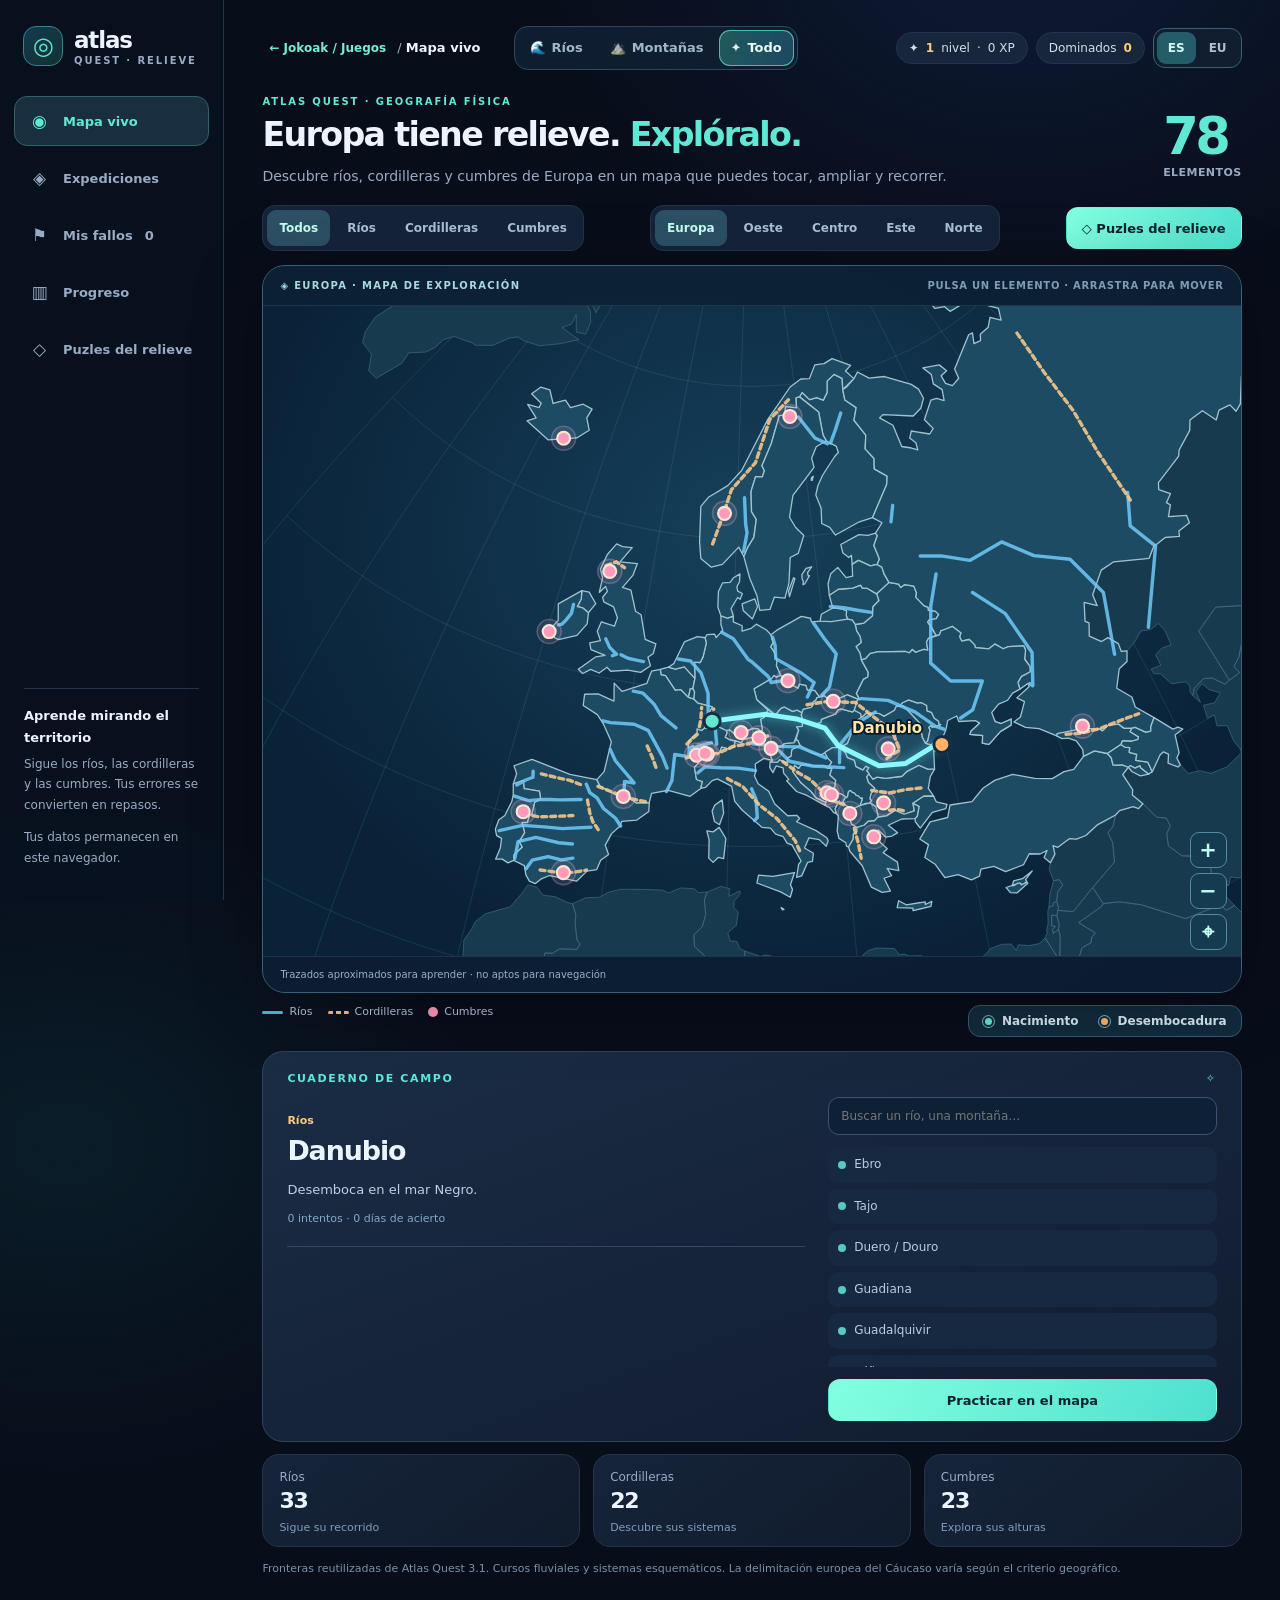
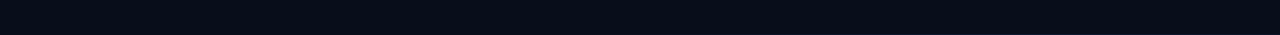
<file: public/relieve/index.html>
<!doctype html>
<html lang="es">
<head>
<meta charset="UTF-8"><meta name="viewport" content="width=device-width, initial-scale=1, viewport-fit=cover" />
<meta name="theme-color" content="#080d1a">
<meta name="description" content="Juego bilingüe de ríos, cordilleras y cumbres de Europa. Offline, sin cuentas y con mapa interactivo.">
<link rel="manifest" href="../manifest.webmanifest" />
<link rel="icon" href="../icons/icon.svg" type="image/svg+xml" />
<link rel="icon" href="../icons/favicon-32.png" sizes="32x32" type="image/png" />
<link rel="apple-touch-icon" href="../icons/apple-touch-icon.png" />
<meta name="apple-mobile-web-app-capable" content="yes" />
<meta name="mobile-web-app-capable" content="yes" />
<meta name="apple-mobile-web-app-status-bar-style" content="black-translucent" />
<meta name="apple-mobile-web-app-title" content="Atlas Quest" />
<title>Atlas Quest · Relieve de Europa</title>
<style>
:root {
  color-scheme: dark;
  font-family:
    Inter,
    ui-sans-serif,
    system-ui,
    -apple-system,
    BlinkMacSystemFont,
    "Segoe UI",
    sans-serif;
  --bg: #080d1a;
  --panel: #111b2d;
  --panel2: #162238;
  --line: #26334b;
  --text: #ecf4ff;
  --muted: #99abc4;
  --cyan: #61e8d4;
  --blue: #6696ff;
  --violet: #b4a4ff;
  --amber: #ffcb79;
  --red: #ff8d9b;
  --radius: 20px;
}
* {
  box-sizing: border-box;
}
body {
  margin: 0;
  min-height: 100vh;
  color: var(--text);
  background:
    radial-gradient(ellipse 49% 30% at 80% -5%, #2854a634, transparent 78%),
    radial-gradient(ellipse 40% 25% at 5% 70%, #198d9120, transparent 82%), var(--bg);
}
button,
input,
select {
  font: inherit;
}
button {
  cursor: pointer;
}
button:focus-visible,
input:focus-visible,
select:focus-visible,
svg [tabindex]:focus-visible {
  outline: 2px solid var(--cyan);
  outline-offset: 3px;
}
button:disabled {
  opacity: 0.42;
  cursor: not-allowed;
}
a {
  color: var(--cyan);
}
.shell {
  max-width: 1570px;
  margin: auto;
  display: grid;
  grid-template-columns: 224px minmax(0, 1fr);
  min-height: 100vh;
}
.sidebar {
  position: sticky;
  top: 0;
  height: 100vh;
  display: flex;
  flex-direction: column;
  gap: 30px;
  padding: 26px 14px 20px;
  border-right: 1px solid var(--line);
  background: #0a1220c9;
}
.brand {
  display: flex;
  align-items: center;
  gap: 11px;
  padding: 0 9px;
  font-size: 23px;
  letter-spacing: -0.05em;
  font-weight: 860;
}
.logo {
  width: 40px;
  height: 40px;
  display: grid;
  place-items: center;
  color: var(--cyan);
  border: 1px solid #3c8091;
  border-radius: 13px;
  background: linear-gradient(140deg, #153950, #123232);
  font-size: 24px;
}
.brand small {
  display: block;
  color: var(--muted);
  font-size: 10px;
  letter-spacing: 0.19em;
  font-weight: 700;
  margin-top: 2px;
}
.navigation {
  display: grid;
  gap: 7px;
}
.nav-btn {
  display: flex;
  align-items: center;
  gap: 12px;
  width: 100%;
  padding: 14px 13px;
  background: none;
  border: 1px solid transparent;
  border-radius: 13px;
  color: var(--muted);
  text-align: left;
  font-weight: 680;
  font-size: 13px;
}
.nav-btn:hover {
  color: var(--text);
  background: #17263a;
}
.nav-btn.active {
  background: #192f40;
  color: var(--cyan);
  border-color: #32606d;
}
.nav-icon {
  width: 23px;
  font-size: 17px;
  text-align: center;
}
.footer-side {
  margin-top: auto;
  color: var(--muted);
  font-size: 12px;
  line-height: 1.7;
  padding: 0 10px;
}
.footer-side strong {
  display: block;
  color: var(--text);
  font-size: 13px;
  margin-bottom: 5px;
}
.footer-side .sep {
  height: 1px;
  background: var(--line);
  margin-bottom: 16px;
}
.content {
  min-width: 0;
  padding: 24px clamp(16px, 3vw, 48px) 45px;
}
.topbar {
  display: flex;
  align-items: center;
  justify-content: space-between;
  gap: 15px;
  margin-bottom: 25px;
  min-height: 47px;
}
.breadcrumb {
  font-size: 13px;
  color: var(--muted);
}
.breadcrumb b {
  color: var(--text);
}
.top-actions {
  display: flex;
  align-items: center;
  gap: 8px;
  flex-wrap: wrap;
  justify-content: end;
}
.pill {
  display: inline-flex;
  align-items: center;
  gap: 7px;
  padding: 8px 12px;
  border-radius: 20px;
  background: #17263b;
  border: 1px solid var(--line);
  color: #d4dfed;
  font-size: 12px;
}
.pill b {
  color: var(--amber);
}
.lang-switch {
  display: flex;
  border: 1px solid #396073;
  border-radius: 12px;
  padding: 3px;
  gap: 2px;
  background: #101e30;
}
.lang-switch button {
  padding: 7px 11px;
  color: #aebdd1;
  border: 0;
  background: none;
  border-radius: 9px;
  font-weight: 850;
  font-size: 12px;
  min-height: 32px;
}
.lang-switch button[aria-pressed="true"] {
  background: #245c68;
  color: #cdfff4;
}
.view {
  display: none;
}
.view.active {
  display: block;
  animation: appear 0.25s ease;
}
@keyframes appear {
  from {
    opacity: 0.45;
    transform: translateY(5px);
  }
  to {
    opacity: 1;
    transform: translateY(0);
  }
}
.eyebrow {
  font-size: 10px;
  font-weight: 850;
  letter-spacing: 0.19em;
  text-transform: uppercase;
  color: var(--cyan);
  margin: 0 0 10px;
}
.page-heading {
  font-size: clamp(30px, 3.5vw, 49px);
  letter-spacing: -0.05em;
  line-height: 1.09;
  margin: 0;
  font-weight: 860;
  max-width: 940px;
}
.page-heading em {
  color: var(--cyan);
  font-style: normal;
}
.subheading {
  color: var(--muted);
  font-size: 14px;
  line-height: 1.7;
  max-width: 780px;
  margin: 12px 0 0;
}
.hero {
  display: flex;
  align-items: center;
  justify-content: space-between;
  gap: 12px;
  margin-bottom: 22px;
}
.hero-copy {
  min-width: 0;
}
.hero-number {
  font-weight: 900;
  letter-spacing: -0.07em;
  font-size: clamp(35px, 4vw, 65px);
  color: var(--cyan);
}
.hero-number small {
  display: block;
  letter-spacing: 0.04em;
  font-size: 11px;
  color: var(--muted);
  font-weight: 800;
}
.metrics {
  display: grid;
  grid-template-columns: repeat(3, minmax(0, 1fr));
  gap: 13px;
  margin: 20px 0;
}
.metric {
  border: 1px solid var(--line);
  border-radius: 17px;
  background: linear-gradient(145deg, #15243a, #111b2c);
  padding: 17px 19px;
}
.metric span {
  color: var(--muted);
  font-size: 12px;
}
.metric strong {
  display: block;
  font-size: 27px;
  letter-spacing: -0.05em;
  margin: 7px 0;
}
.metric small {
  font-size: 11px;
  color: #849cb7;
}
.map-toolbar {
  display: flex;
  flex-wrap: wrap;
  gap: 10px;
  margin: 16px 0 14px;
  align-items: center;
  justify-content: space-between;
}
.button-group {
  display: flex;
  flex-wrap: wrap;
  gap: 5px;
  padding: 4px;
  border-radius: 13px;
  background: #152339;
  border: 1px solid var(--line);
}
.button-group button {
  border: 0;
  color: #a8bfd5;
  padding: 9px 12px;
  background: transparent;
  border-radius: 9px;
  min-height: 36px;
  font-size: 12px;
  font-weight: 750;
}
.button-group button.active,
.button-group button[aria-pressed="true"] {
  background: #2c5064;
  color: #c6fff4;
}
.button-group button:hover:not(.active) {
  color: white;
  background: #22354a;
}
.map-layout {
  display: grid;
  grid-template-columns: minmax(0, 1fr) 304px;
  gap: 15px;
  align-items: stretch;
}
.map-stage {
  min-width: 0;
  position: relative;
  border: 1px solid #36617a;
  border-radius: 23px;
  overflow: hidden;
  background: radial-gradient(ellipse at 40% 40%, #173f59 0%, #102a43 46%, #0e1d32 100%);
  box-shadow: 0 12px 70px #0004;
}
.stage-top {
  display: flex;
  justify-content: space-between;
  align-items: center;
  padding: 14px 17px;
  background: #0b1e30a9;
  border-bottom: 1px solid #3c627258;
  gap: 15px;
  color: #a8d7dd;
  letter-spacing: 0.13em;
  font-size: 10px;
  font-weight: 830;
  position: relative;
  z-index: 2;
}
.stage-top span:last-child {
  color: #7e9db2;
  letter-spacing: 0.07em;
}
.map-svg {
  width: 100%;
  height: auto;
  min-height: 415px;
  display: block;
  touch-action: none;
  cursor: grab;
}
.map-svg.dragging {
  cursor: grabbing;
}
.gridline {
  stroke: #3f829042;
  stroke-width: 1;
  fill: none;
}
.land {
  fill: #1c4961;
  stroke: #6688a3;
  stroke-width: 1.15;
  vector-effect: non-scaling-stroke;
  transition: fill 0.2s;
}
.land:hover {
  fill: #225069;
}
.river {
  fill: none;
  stroke: #54b8e5;
  stroke-linejoin: round;
  stroke-linecap: round;
  stroke-width: 2.6;
  vector-effect: non-scaling-stroke;
  opacity: 0.68;
  cursor: pointer;
}
.range {
  fill: none;
  stroke: #d9a968;
  stroke-linejoin: round;
  stroke-linecap: round;
  stroke-width: 3;
  stroke-dasharray: 6 4;
  vector-effect: non-scaling-stroke;
  opacity: 0.8;
  cursor: pointer;
}
.feature-hit {
  stroke: transparent !important;
  fill: none;
  stroke-width: 17;
  stroke-linecap: round;
  vector-effect: non-scaling-stroke;
  cursor: pointer;
}
.river.focused {
  stroke: #8df7ff;
  stroke-width: 5;
  opacity: 1;
  filter: drop-shadow(0 0 6px #67f3ff88);
}
.range.focused {
  stroke: #ffe4a0;
  stroke-width: 5;
  opacity: 1;
  filter: drop-shadow(0 0 6px #ffd189aa);
}
.peak-dot {
  fill: #ff9aba;
  stroke: #241e39;
  stroke-width: 3;
  vector-effect: non-scaling-stroke;
  cursor: pointer;
}
.peak-glow {
  fill: #ffb9db1a;
  stroke: #ffb9db44;
  stroke-width: 1.6;
}
.peak-dot.focused {
  fill: #ffe3ec;
  stroke: #e65c92;
  stroke-width: 4;
  filter: drop-shadow(0 0 9px #ff92bb);
}
.feature-target {
  cursor: pointer;
}
.feature-target circle {
  stroke: #081d30;
  stroke-width: 3;
  fill: #fff;
}
.feature-target text {
  fill: #0a1a2c;
  font-size: 18px;
  font-weight: 900;
  dominant-baseline: middle;
  text-anchor: middle;
  pointer-events: none;
}
.feature-target:hover circle,
.feature-target:focus circle {
  fill: var(--cyan);
}
.question-halo {
  fill: none;
  stroke: #98fff1;
  stroke-width: 7;
  opacity: 0.7;
}
.zoom-stack {
  position: absolute;
  right: 14px;
  bottom: 42px;
  display: grid;
  gap: 5px;
  z-index: 5;
}
.zoom-stack button {
  width: 37px;
  height: 36px;
  background: #163c52f2;
  border: 1px solid #518b9c;
  border-radius: 9px;
  color: #c1ffed;
  font-size: 21px;
  font-weight: 850;
}
.zoom-stack button:hover {
  background: #265d69;
}
.stage-bottom {
  font-size: 10px;
  line-height: 1.5;
  color: #97afc6;
  background: #0b1b2d95;
  border-top: 1px solid #41607552;
  padding: 10px 17px;
}
.legend {
  display: flex;
  flex-wrap: wrap;
  gap: 15px;
  margin-top: 12px;
  color: #b5c6dd;
  font-size: 11px;
}
.dot-legend {
  display: inline-block;
  width: 21px;
  height: 3px;
  vertical-align: middle;
  margin-right: 6px;
  border-radius: 4px;
}
.dot-legend.river {
  background: #5ac7f0;
}
.dot-legend.range {
  background: repeating-linear-gradient(90deg, #ffc36f 0 5px, transparent 5px 8px);
}
.dot-legend.peak {
  width: 10px;
  height: 10px;
  background: #ff9aba;
  border-radius: 50%;
}
.discovery {
  border: 1px solid #30435f;
  border-radius: 21px;
  background: linear-gradient(160deg, #1a2d45, #111b2f);
  padding: 18px;
  min-width: 0;
  display: flex;
  flex-direction: column;
  min-height: 480px;
}
.aside-title {
  display: flex;
  justify-content: space-between;
  font-size: 11px;
  letter-spacing: 0.15em;
  color: var(--cyan);
  font-weight: 850;
  text-transform: uppercase;
}
.detail-body {
  padding: 12px 0 18px;
  border-bottom: 1px solid #344762;
}
.detail-type {
  display: inline-block;
  color: var(--amber);
  font-size: 11px;
  font-weight: 850;
  margin-bottom: 9px;
}
.detail-body h2 {
  font-size: clamp(20px, 2.1vw, 28px);
  line-height: 1.14;
  letter-spacing: -0.04em;
  margin: 0 0 12px;
}
.detail-body p {
  font-size: 13px;
  line-height: 1.65;
  color: #bdcfe4;
  margin: 0;
}
.feature-search {
  display: block;
  width: 100%;
  padding: 11px 12px;
  background: #0e2035;
  border: 1px solid #3d5271;
  border-radius: 11px;
  color: white;
  font-size: 12px;
  margin: 17px 0 10px;
}
.feature-list {
  display: grid;
  gap: 6px;
  overflow-y: auto;
  max-height: 250px;
  align-content: start;
  scrollbar-color: #47617a transparent;
}
.feature-list button {
  width: 100%;
  display: flex;
  align-items: center;
  gap: 8px;
  padding: 9px;
  border: 1px solid transparent;
  border-radius: 10px;
  background: #172940;
  color: #b9cce2;
  text-align: left;
  font-size: 12px;
  line-height: 1.3;
}
.feature-list button:hover,
.feature-list button.active {
  border-color: #397e86;
  color: #b3ffee;
  background: #1d3b49;
}
.feature-list .kind {
  width: 8px;
  height: 8px;
  flex: 0 0 8px;
  border-radius: 100%;
  background: var(--cyan);
}
.feature-list .kind.range {
  background: var(--amber);
}
.feature-list .kind.peak {
  background: var(--red);
}
.primary,
.secondary,
.warn {
  font-weight: 800;
  font-size: 13px;
  border-radius: 12px;
  min-height: 42px;
  padding: 11px 15px;
  border: 1px solid transparent;
  cursor: pointer;
}
.primary {
  color: #09202d;
  background: linear-gradient(120deg, #83ffe0, #4ee0cf);
}
.primary:hover {
  filter: brightness(1.08);
}
.secondary {
  color: #d1e1f3;
  background: #1b2d46;
  border-color: #3b5373;
}
.secondary:hover {
  border-color: var(--cyan);
}
.warn {
  color: #ffd8e0;
  background: #442438;
  border-color: #7c445a;
}
.action-row {
  display: flex;
  gap: 8px;
  flex-wrap: wrap;
  margin-top: 15px;
}
.wide {
  width: 100%;
}
.study-setup {
  display: flex;
  flex-wrap: wrap;
  gap: 10px;
  align-items: center;
  margin: 22px 0 13px;
}
.study-setup label {
  font-size: 12px;
  font-weight: 700;
  color: #bdcce0;
}
.select {
  background: #15243a;
  border: 1px solid #3b526c;
  color: white;
  padding: 10px;
  border-radius: 10px;
  font-size: 12px;
  min-height: 40px;
}
.quiz-shell {
  display: grid;
  grid-template-columns: minmax(0, 1.25fr) minmax(300px, 0.8fr);
  gap: 17px;
}
.quiz-card {
  border: 1px solid #365072;
  border-radius: 22px;
  background: linear-gradient(160deg, #1b2c45, #111d30);
  padding: 23px;
  min-width: 0;
}
.quiz-eyebrow {
  font-size: 10px;
  color: var(--cyan);
  font-weight: 850;
  letter-spacing: 0.16em;
  text-transform: uppercase;
}
.quiz-title {
  font-size: clamp(23px, 3vw, 34px);
  font-weight: 840;
  letter-spacing: -0.04em;
  line-height: 1.2;
  margin: 15px 0 15px;
}
.quiz-title span {
  color: #a2fff0;
}
.quiz-description {
  font-size: 13px;
  color: #aebfd5;
  line-height: 1.6;
}
.quiz-options {
  display: grid;
  gap: 9px;
  margin-top: 20px;
}
.answer {
  min-height: 52px;
  text-align: left;
  border: 1px solid #405576;
  border-radius: 13px;
  padding: 12px 14px;
  display: flex;
  gap: 12px;
  align-items: center;
  color: #e4f1ff;
  background: #21334c;
  line-height: 1.35;
  font-weight: 680;
}
.answer:hover:not(:disabled) {
  border-color: #82f4db;
  background: #27435a;
}
.answer .letter {
  width: 30px;
  height: 30px;
  flex: 0 0 30px;
  display: grid;
  place-items: center;
  border-radius: 9px;
  background: #30506b;
  color: #d4eafe;
  font-size: 12px;
}
.answer.correct {
  border-color: #6de1bd;
  background: #194c44;
}
.answer.incorrect {
  border-color: #e98ba7;
  background: #523048;
}
.answer[disabled] {
  cursor: default;
}
.answer:focus-visible {
  outline: 2px solid var(--cyan);
}
.feedback {
  margin-top: 13px;
  padding: 14px;
  border-radius: 13px;
  border: 1px solid #4e6b80;
  background: #192b3c;
  font-size: 13px;
  line-height: 1.65;
}
.feedback.good {
  border-color: #4eaa90;
  background: #153d3e;
}
.feedback.bad {
  border-color: #9a5575;
  background: #372a3d;
}
.feedback strong {
  display: block;
  margin-bottom: 5px;
}
.quiz-meta {
  display: flex;
  align-items: center;
  justify-content: space-between;
  gap: 10px;
  font-size: 12px;
  color: var(--muted);
  margin-bottom: 18px;
}
.progress-line {
  height: 7px;
  border-radius: 20px;
  background: #2d4057;
  overflow: hidden;
  margin: 0 0 20px;
}
.progress-fill {
  height: 100%;
  background: linear-gradient(90deg, #61a2ff, #67f3ce);
  transition: width 0.2s;
}
.quiz-map {
  position: relative;
  align-self: start;
  border-radius: 22px;
  overflow: hidden;
  border: 1px solid #355971;
  background: #142c43;
}
.quiz-map .map-svg {
  min-height: 0;
  aspect-ratio: 1100/650;
}
.quiz-map .stage-top {
  padding: 12px 13px;
}
.quiz-map .stage-bottom {
  padding: 9px 14px;
}
.hint-box {
  color: #ffdf9f;
  background: #362e39;
  border: 1px solid #705d52;
  padding: 12px;
  border-radius: 11px;
  font-size: 12px;
  line-height: 1.6;
  margin-top: 13px;
}
.empty {
  padding: 30px 18px;
  text-align: center;
  color: var(--muted);
  border: 1px dashed #3f607a;
  border-radius: 17px;
  line-height: 1.7;
}
.empty h3 {
  margin: 0;
  color: white;
}
.empty p {
  font-size: 13px;
}
.section-title {
  font-size: 20px;
  letter-spacing: -0.03em;
  margin: 25px 0 14px;
}
.review-grid {
  display: grid;
  grid-template-columns: repeat(auto-fill, minmax(250px, 1fr));
  gap: 12px;
}
.review-card {
  border: 1px solid #354865;
  background: #17263b;
  border-radius: 15px;
  padding: 16px;
}
.review-card strong {
  font-size: 16px;
  display: block;
  margin: 7px 0;
}
.review-card p {
  font-size: 12px;
  color: var(--muted);
  line-height: 1.65;
}
.review-card .label {
  font-size: 10px;
  color: #f5a6c0;
  text-transform: uppercase;
  letter-spacing: 0.1em;
  font-weight: 780;
}
.review-card button {
  margin-top: 5px;
}
.bar-bg {
  height: 8px;
  background: #293a53;
  border-radius: 20px;
  overflow: hidden;
  margin: 10px 0;
}
.bar-bg > i {
  display: block;
  height: 100%;
  background: linear-gradient(90deg, #5193f9, #6becd3);
}
.progress-grid {
  display: grid;
  grid-template-columns: repeat(3, minmax(0, 1fr));
  gap: 12px;
}
.progress-card {
  padding: 20px;
  border: 1px solid #39506a;
  border-radius: 18px;
  background: #15233a;
}
.progress-card strong {
  font-size: 25px;
}
.progress-card span {
  font-size: 12px;
  color: var(--muted);
  display: block;
}
.settings-row {
  display: flex;
  flex-wrap: wrap;
  gap: 9px;
  margin: 20px 0;
}
.notice {
  font-size: 12px;
  color: #8ba3c1;
  line-height: 1.7;
}
.live {
  position: absolute;
  width: 1px;
  height: 1px;
  overflow: hidden;
  clip: rect(0 0 0 0);
}
.mobile-nav {
  display: none;
}
#file-import {
  display: none;
}
.hint-button {
  color: #ffe2ab;
}
.stat-grid {
  display: grid;
  grid-template-columns: repeat(2, minmax(0, 1fr));
  gap: 12px;
}
.title-sm {
  font-size: 15px;
  font-weight: 750;
}
.completion {
  margin-top: 14px;
  padding: 23px;
  border-radius: 18px;
  border: 1px solid #3b6a6a;
  background: linear-gradient(110deg, #173a42, #15243b);
}
.completion h2 {
  font-size: 26px;
  margin: 3px 0;
}
.completion p {
  font-size: 13px;
  color: #bdccdb;
  line-height: 1.7;
}
.kbd {
  border: 1px solid #4c657d;
  border-radius: 5px;
  padding: 2px 5px;
  font-size: 10px;
}
.map-footer {
  font-size: 11px;
  color: #7792aa;
  line-height: 1.6;
  margin-top: 13px;
}
@media (max-width: 1240px) {
  .map-layout {
    grid-template-columns: minmax(0, 1fr) 270px;
  }
  .discovery {
    padding: 15px;
  }
  .quiz-shell {
    grid-template-columns: 1fr;
  }
  .quiz-map {
    grid-row: 1;
  }
  .quiz-map .map-svg {
    min-height: 0;
  }
}
@media (max-width: 960px) {
  .shell {
    grid-template-columns: 1fr;
  }
  .sidebar {
    display: none;
  }
  .content {
    padding: 19px 20px 92px;
  }
  .mobile-nav {
    display: flex;
    position: fixed;
    bottom: 0;
    left: 0;
    right: 0;
    z-index: 20;
    background: #0a1627f6;
    border-top: 1px solid #365269;
    justify-content: space-around;
    padding: 7px 5px max(8px, env(safe-area-inset-bottom));
  }
  .mobile-nav button {
    border: 0;
    background: none;
    color: #91aac3;
    padding: 8px 8px;
    font-size: 11px;
    min-height: 42px;
    border-radius: 9px;
  }
  .mobile-nav button.active {
    background: #1b3647;
    color: #80ffe0;
  }
  .map-layout {
    grid-template-columns: 1fr;
  }
  .discovery {
    min-height: unset;
  }
  .feature-list {
    max-height: 180px;
    grid-template-columns: repeat(2, minmax(0, 1fr));
  }
  .quiz-shell {
    grid-template-columns: 1fr 1fr;
  }
  .quiz-map {
    grid-row: auto;
  }
  .quiz-map .map-svg {
    min-height: 0;
  }
}
@media (max-width: 730px) {
  .topbar {
    gap: 8px;
  }
  .breadcrumb {
    display: none;
  }
  .top-actions {
    width: 100%;
    justify-content: space-between;
  }
  .top-actions .pill {
    font-size: 11px;
  }
  .map-toolbar {
    align-items: stretch;
  }
  .button-group {
    width: 100%;
    justify-content: flex-start;
  }
  .button-group button {
    padding: 8px 9px;
  }
  .quiz-shell {
    grid-template-columns: 1fr;
  }
  .quiz-map {
    grid-row: 1;
  }
  .metrics {
    gap: 8px;
  }
  .metric {
    padding: 13px;
  }
  .metric strong {
    font-size: 23px;
  }
  .map-svg {
    min-height: 290px;
  }
  .hero-number {
    display: none;
  }
  .feature-list {
    grid-template-columns: 1fr;
  }
  .progress-grid {
    grid-template-columns: 1fr;
  }
  .stage-top span:last-child {
    display: none;
  }
  .quiz-card {
    padding: 18px;
  }
}
@media (max-width: 390px) {
  .content {
    padding-left: 11px;
    padding-right: 11px;
  }
  .lang-switch button {
    padding: 7px;
  }
  .pill {
    padding: 7px;
  }
  .metrics {
    grid-template-columns: repeat(2, minmax(0, 1fr));
  }
  .metrics .metric:last-child {
    grid-column: span 2;
  }
  .map-svg {
    min-height: 240px;
  }
  .hero {
    display: block;
  }
  .map-toolbar .button-group button {
    font-size: 11px;
    padding: 7px;
  }
}
@media (prefers-reduced-motion: reduce) {
  *,
  *:before,
  *:after {
    animation: none !important;
    transition: none !important;
    scroll-behavior: auto !important;
  }
}


/* El mapa es la escena protagonista: en escritorio la libreta se coloca debajo. */
#view-map .map-layout {
  grid-template-columns: minmax(0, 1fr);
  gap: 14px;
}
#view-map .map-stage {
  min-height: min(80vh, 930px);
}
#explore-map {
  height: clamp(520px, 72vh, 900px);
  min-height: 0;
  width: 100%;
}
#view-map .discovery {
  min-height: 0;
  display: grid;
  grid-template-columns: minmax(0, 1fr) minmax(240px, 0.75fr);
  gap: 12px 23px;
  align-items: start;
  padding: 20px 24px;
}
#view-map .discovery .aside-title {
  grid-column: 1/-1;
}
#view-map .discovery .detail-body {
  grid-row: 2/5;
}
#view-map .discovery .feature-search {
  margin: 0;
}
#view-map .discovery .feature-list {
  max-height: 220px;
}
#view-map .discovery .action-row {
  margin: 0;
}
#view-map .hero {
  margin-bottom: 6px;
}
#view-map .metrics {
  margin: 12px 0;
}
#view-map .metric {
  padding: 11px 16px;
}
#view-map .metric strong {
  font-size: 22px;
  margin: 3px 0;
}
.quiz-shell {
  grid-template-columns: 1fr;
  gap: 14px;
}
.quiz-map {
  grid-row: 1;
  min-width: 0;
}
#quiz-map {
  height: clamp(450px, 65vh, 820px);
  width: 100%;
  min-height: 0;
}
.quiz-card {
  max-width: none;
}
.map-svg {
  image-rendering: auto;
}
.land {
  stroke: #9fc3cf;
  stroke-width: 1.3;
  stroke-linejoin: round;
}
.gridline {
  stroke: #70b6bf40;
  stroke-width: 0.8;
}
.river {
  stroke: #70cafa;
  stroke-width: 3.4;
  opacity: 0.85;
}
.range {
  stroke: #f5c78a;
  stroke-width: 3.4;
  opacity: 0.9;
  stroke-dasharray: 5 4;
}
.feature-hit {
  stroke-width: 23;
}
.peak-dot {
  stroke: #ffe7d3;
  stroke-width: 2.1;
}
.relief-labels {
  text-anchor: start;
  pointer-events: none;
}
.relief-selected-label {
  font-size: 15px;
  font-weight: 850;
  fill: #e5fff8;
  paint-order: stroke;
  stroke: #092137;
  stroke-width: 5;
}
.relief-river-point {
  stroke: #102d3c;
  stroke-width: 3;
  vector-effect: non-scaling-stroke;
  pointer-events: none;
}
.relief-river-point.source {
  fill: #65e6d0;
}
.relief-river-point.outlet {
  fill: #ffb268;
}
.workshop-endpoint {
  stroke: #102d3c;
  stroke-width: 3;
  vector-effect: non-scaling-stroke;
  pointer-events: none;
}
.workshop-endpoint.source {
  fill: #65e6d0;
}
.workshop-endpoint.outlet {
  fill: #ffb268;
}
.relief-endpoint-key {
  display: flex;
  align-items: center;
  flex-wrap: wrap;
  gap: 10px 20px;
  padding: 8px 14px;
  border: 1px solid #3a5a6e;
  border-radius: 12px;
  background: #112b3d;
  color: #d6e9f3;
  font-size: 12px;
  font-weight: 700;
}
.relief-endpoint-key[hidden] {
  display: none;
}
.relief-endpoint-entry {
  display: inline-flex;
  align-items: center;
  gap: 8px;
  white-space: nowrap;
}
.relief-key-dot {
  display: inline-block;
  flex: none;
  width: 11px;
  height: 11px;
  border: 2px solid #122e41;
  border-radius: 50%;
  box-shadow: 0 0 0 1px #7eaab9;
}
.relief-key-dot.source {
  background: #65e6d0;
}
.relief-key-dot.outlet {
  background: #ffb268;
}
#view-map .relief-endpoint-key {
  margin-left: auto;
}
#workshop-endpoint-key {
  margin: 12px 0 0;
  width: fit-content;
}
.workshop-heading-row {
  display: flex;
  justify-content: space-between;
  gap: 12px;
  align-items: center;
}
.workshop-counter {
  border: 1px solid #325168;
  border-radius: 16px;
  background: #142b3f;
  padding: 11px 21px;
  display: grid;
  text-align: center;
}
.workshop-counter b {
  font-size: 21px;
  color: #90f3d9;
}
.workshop-counter span {
  font-size: 9px;
  letter-spacing: 0.1em;
  color: #b5c8d8;
}
.workshop-tools {
  display: flex;
  flex-wrap: wrap;
  gap: 10px;
  justify-content: space-between;
  align-items: center;
  margin: 20px 0 12px;
}
.workshop-map {
  position: relative;
  background: radial-gradient(circle at 40% 33%, #21536b, #0c2135);
  border: 1px solid #3c6981;
  box-shadow: 0 25px 75px #0004;
  border-radius: 22px;
  overflow: hidden;
}
#workshop-svg {
  width: 100%;
  height: clamp(480px, 70vh, 850px);
  min-height: 0;
  touch-action: none;
  display: block;
}
.workshop-grid {
  stroke: #67a3b050;
  stroke-width: 1;
}
.workshop-land {
  fill: #215266;
  stroke: #91b9c5;
  stroke-width: 1.25;
  stroke-linejoin: round;
}
.workshop-choice {
  cursor: pointer;
}
.workshop-choice-ring {
  fill: #e4fcff;
  stroke: #0c3449;
  stroke-width: 4;
}
.workshop-letter {
  font-size: 21px;
  fill: #11394b;
  font-weight: 900;
  text-anchor: middle;
  pointer-events: none;
}
.workshop-choice:hover .workshop-choice-ring,
.workshop-choice:focus .workshop-choice-ring {
  fill: #8fffd7;
  stroke: #fafff8;
}
.workshop-choice:focus {
  outline: none;
}
.workshop-choice.right .workshop-choice-ring {
  fill: #77efd2;
  stroke: #1c5e50;
  stroke-width: 5;
}
.workshop-choice.wrong .workshop-choice-ring {
  fill: #ffc1d1;
  stroke: #8c324a;
  stroke-width: 5;
}
.workshop-reveal-river {
  fill: none;
  stroke: #83e9ff;
  stroke-width: 5;
  stroke-linecap: round;
  stroke-linejoin: round;
  stroke-dasharray: 10 6;
}
.workshop-endpoint {
  fill: #fbd384;
  stroke: #142c41;
  stroke-width: 3;
}
.workshop-caption {
  font-size: 14px;
  font-weight: 850;
  fill: #eaffff;
  stroke: #0e2436;
  stroke-width: 4;
  paint-order: stroke;
  pointer-events: none;
}
.workshop-bottom {
  display: grid;
  grid-template-columns: minmax(0, 1.65fr) minmax(250px, 0.7fr);
  gap: 13px;
  margin-top: 14px;
}
.workshop-question,
.workshop-aside {
  border: 1px solid #36516a;
  border-radius: 20px;
  background: #15263b;
  padding: 25px;
  min-width: 0;
}
.workshop-tag {
  font-size: 11px;
  color: #8ce9d1;
  letter-spacing: 0.13em;
  font-weight: 850;
}
.workshop-question h2 {
  font-size: clamp(21px, 2.2vw, 31px);
  line-height: 1.23;
  margin: 13px 0;
}
.workshop-question p,
.workshop-aside p {
  line-height: 1.65;
  color: #b2c7d8;
  font-size: 13px;
}
.workshop-options {
  display: grid;
  grid-template-columns: repeat(2, minmax(0, 1fr));
  gap: 9px;
  margin: 20px 0;
}
.workshop-option {
  display: flex;
  align-items: center;
  gap: 10px;
  min-height: 50px;
  padding: 12px 15px;
  background: #1d344a;
  border: 1px solid #3a5772;
  color: #dbedfa;
  text-align: left;
  border-radius: 12px;
  font-size: 13px;
  font-weight: 750;
}
.workshop-option b {
  border-radius: 8px;
  background: #345772;
  padding: 5px 8px;
  color: #d2fffa;
}
.workshop-option small {
  margin-left: auto;
  color: #fdd58d;
}
.workshop-option:hover:not(:disabled) {
  border-color: #83eacf;
}
.workshop-option.right,
.workshop-feedback.right {
  background: #194d46;
  border-color: #62c5aa;
}
.workshop-option.wrong,
.workshop-feedback.wrong {
  background: #563243;
  border-color: #c36e8a;
}
.workshop-feedback {
  display: grid;
  gap: 7px;
  border: 1px solid;
  border-radius: 13px;
  padding: 15px;
  margin: 12px 0;
  line-height: 1.6;
  font-size: 13px;
}
.workshop-feedback span {
  color: #d8eaf2;
}
.workshop-aside h3 {
  font-size: 29px;
  color: #90f1d8;
  margin: 22px 0;
}
.workshop-aside .eyebrow {
  line-height: 1.6;
}
@media (max-width: 950px) {
  #view-map .discovery {
    grid-template-columns: 1fr;
  }
  #view-map .discovery .detail-body {
    grid-row: auto;
  }
  #view-map .discovery .aside-title {
    grid-column: auto;
  }
  .workshop-bottom {
    grid-template-columns: 1fr;
  }
}
@media (max-width: 620px) {
  #explore-map {
    height: 55vh;
    min-height: 320px;
  }
  #quiz-map,
  #workshop-svg {
    height: 54vh;
    min-height: 310px;
  }
  #view-map .map-stage {
    min-height: 0;
  }
  .workshop-options {
    grid-template-columns: 1fr;
  }
  .workshop-question,
  .workshop-aside {
    padding: 17px;
  }
  .workshop-map .stage-top span:last-child {
    display: none;
  }
  .workshop-heading-row {
    align-items: start;
  }
  .workshop-counter {
    padding: 9px;
  }
  .workshop-tools .button-group {
    width: 100%;
  }
}
@media (prefers-reduced-motion: reduce) {
  .workshop-option,
  .workshop-choice {
    transition: none !important;
  }
}


.atlas-portal-link {
  color: #75edce !important;
  text-decoration: none !important;
  font-size: 12px;
  font-weight: 800;
  display: inline-flex;
  align-items: center;
  padding: 6px 7px;
  border-radius: 8px;
  white-space: nowrap;
}
.atlas-portal-link:hover {
  background: #163a44;
  color: #d1ffeb !important;
}
.atlas-portal-link:focus-visible {
  outline: 2px solid #75edce;
  outline-offset: 2px;
}
@media (max-width: 420px) {
  .atlas-portal-link {
    font-size: 11px;
    padding: 5px;
  }
}


/* ── Capa 2 · mapa protagonista, HUD y móvil ─────────────────────────────── */
#explore-map,
#quiz-map,
#workshop-svg {
  height: clamp(420px, calc(100vh - 250px), 860px);
  min-height: 420px;
  aspect-ratio: auto;
}
.land {
  fill: #1d4b63;
}
.mk-context {
  fill: #15354a;
}
.feature-target.right circle {
  fill: #7ef5d4;
  stroke: #0b3b35;
}
.feature-target.wrong circle {
  fill: #ff9bb0;
}
.mk-hud .mk-options {
  width: min(560px, 100%);
  display: grid;
  grid-template-columns: 1fr 1fr;
  gap: 8px;
  margin: 0;
}
.mk-hud .mk-options button {
  min-height: 46px;
  background: #0f2b3ef0;
  box-shadow: 0 10px 26px #0007;
}
.relief-toast {
  position: fixed;
  left: 50%;
  bottom: 24px;
  transform: translate(-50%, 12px);
  z-index: 50;
  max-width: min(520px, calc(100vw - 24px));
  padding: 12px 16px;
  border-radius: 14px;
  border: 1px solid #4b8796;
  background: #0f2b3ef5;
  color: #e8f6fb;
  font-size: 13px;
  box-shadow: 0 16px 40px #0008;
  opacity: 0;
  pointer-events: none;
  transition: 0.22s;
}
.relief-toast.show {
  opacity: 1;
  transform: translate(-50%, 0);
}
body[data-view="map"] #view-map .hero .subheading,
body[data-view="play"] #view-play > .subheading,
body[data-view="puzzles"] .workshop-heading-row .subheading {
  display: none;
}
#view-map .hero .page-heading,
#view-play > .page-heading,
.workshop-heading-row .page-heading {
  font-size: clamp(26px, 2.6vw, 38px);
}
@media (max-width: 960px) {
  .mobile-nav button {
    flex: 1 1 0;
    display: grid;
    place-items: center;
    gap: 2px;
    min-height: 52px;
    padding: 6px 2px;
    font-weight: 650;
  }
  .mobile-nav .ico {
    font-size: 18px;
    line-height: 1;
  }
  .relief-toast {
    bottom: calc(80px + env(safe-area-inset-bottom));
  }
}
@media (max-width: 730px) {
  .content {
    padding: 12px 12px calc(84px + env(safe-area-inset-bottom));
  }
  .topbar {
    flex-wrap: nowrap;
    margin-bottom: 12px;
  }
  .breadcrumb {
    display: block;
    font-size: 12px;
    white-space: nowrap;
  }
  .breadcrumb b,
  .breadcrumb .sep {
    display: none;
  }
  .top-actions {
    width: auto;
    margin-left: auto;
    gap: 6px;
  }
  .top-actions .pill:first-child {
    display: none;
  }
  #view-map .hero,
  #view-play > .eyebrow,
  #view-play > .page-heading,
  .workshop-heading-row,
  #relief-map-puzzle-button,
  .map-footer {
    display: none !important;
  }
  .map-toolbar,
  .study-setup,
  .workshop-tools {
    display: flex !important;
    flex-wrap: nowrap !important;
    overflow-x: auto;
    gap: 8px;
    margin: 0 -12px 10px;
    padding: 0 12px 2px;
    scrollbar-width: none;
  }
  .map-toolbar::-webkit-scrollbar,
  .study-setup::-webkit-scrollbar,
  .workshop-tools::-webkit-scrollbar {
    display: none;
  }
  .map-toolbar > *,
  .study-setup > *,
  .workshop-tools > * {
    flex: 0 0 auto;
    width: auto !important;
  }
  .button-group {
    flex-wrap: nowrap;
    white-space: nowrap;
  }
  .study-setup label {
    display: none;
  }
  .study-setup .select,
  .study-setup button {
    min-height: 40px;
    padding: 8px 12px;
    font-size: 13px;
  }
  .map-stage,
  .quiz-map,
  .workshop-map {
    border-radius: 18px;
    margin: 0 -4px;
  }
  .stage-top,
  .stage-bottom {
    display: none !important;
  }
  #explore-map,
  #quiz-map,
  #workshop-svg {
    height: calc(100dvh - 196px);
    min-height: 340px;
    max-height: 760px;
  }
  .zoom-stack {
    right: 8px !important;
    bottom: auto !important;
    top: 50%;
    transform: translateY(-50%);
  }
  .zoom-stack button {
    width: 44px !important;
    height: 44px !important;
  }
  .quiz-shell,
  .workshop-bottom {
    margin-top: 12px;
  }
}
.track-switch {
  display: inline-flex;
  gap: 3px;
  padding: 3px;
  border: 1px solid #2c4a5f;
  border-radius: 14px;
  background: #0f1d30;
  margin-right: auto;
  margin-left: 18px;
}
.track-switch button {
  display: inline-flex;
  align-items: center;
  gap: 6px;
  min-height: 36px;
  padding: 6px 12px;
  border: 0;
  border-radius: 11px;
  background: none;
  color: #9fb8cc;
  font: inherit;
  font-size: 13px;
  font-weight: 750;
  cursor: pointer;
}
.track-switch button i {
  font-style: normal;
}
.track-switch button.active {
  background: linear-gradient(110deg, #1f5a5c, #1e4763);
  color: #eafffb;
  box-shadow: inset 0 0 0 1px #4fb8a8;
}
@media (max-width: 730px) {
  .track-switch {
    margin-left: 8px;
  }
  .track-switch button {
    padding: 6px 9px;
  }
  .track-switch button span {
    display: none;
  }
  .top-actions .pill {
    display: none !important;
  }
}
/* Retos de campo */
@media (min-width: 731px) {
  #workshop-svg {
    height: clamp(420px, calc(100vh - 310px), 860px);
  }
}
[hidden] {
  display: none !important;
}
.pin-zone {
  fill: #ffd47e1c;
  stroke: #ffd47e;
  stroke-width: 2;
  stroke-dasharray: 6 5;
  vector-effect: non-scaling-stroke;
  pointer-events: none;
}
.pin-tap {
  stroke: #ff8fa6;
  stroke-width: 3;
  stroke-linecap: round;
  pointer-events: none;
}
.pin-gap {
  stroke: #ffd47e;
  stroke-width: 2;
  stroke-dasharray: 4 4;
  vector-effect: non-scaling-stroke;
  pointer-events: none;
}
.pin-peak {
  fill: #ff9aba;
  stroke: #2a1630;
  stroke-width: 2.5;
}
.pin-peak.picked {
  fill: #ffe3a3;
}
.order-pick,
.range-pick {
  cursor: pointer;
  outline: none;
}
.order-pick:focus-visible .pin-peak,
.order-pick:hover .pin-peak {
  stroke: #fff;
  stroke-width: 3.5;
}
.range-pick:hover .range,
.range-pick:focus-visible .range {
  stroke: #fff2c9;
  opacity: 1;
}
.range.range-wrong {
  stroke: #ff8fa6;
  opacity: 1;
}
.workshop-letter.small {
  font-size: 12px;
}
.workshop-reveal-river.flow {
  vector-effect: none;
  stroke-width: calc(5px * var(--u, 1));
}
.workshop-option.picked {
  border-color: #ffd47e;
  color: #ffe3a3;
}
#workshop-modes {
  flex-wrap: wrap;
}
#workshop-modes button span {
  opacity: 0.85;
}
.evidence {
  display: block;
  margin-top: 4px;
  font-size: 12px;
  font-weight: 700;
}
.evidence.evidence {
  color: #7cf0d4;
}
.evidence.hinted {
  color: #ffd47e;
}
.evidence.missed {
  color: #ffadbd;
}
.profile-chart {
  display: block;
  width: min(300px, 100%);
  margin-top: 6px;
}
.profile-peak {
  fill: #2e6f73;
  stroke: #9ff5e0;
  stroke-width: 1.5;
}
.profile-alt {
  fill: #ffe3a3;
  font-size: 10px;
  font-weight: 800;
  text-anchor: middle;
}
.profile-name {
  fill: #cfe9f2;
  font-size: 9px;
  text-anchor: middle;
}
.pin-crosshair {
  display: none;
  position: absolute;
  left: 50%;
  top: 50%;
  width: 34px;
  height: 34px;
  margin: -17px 0 0 -17px;
  border: 2px solid #ffd47e;
  border-radius: 50%;
  pointer-events: none;
  z-index: 4;
}
.pin-crosshair::before,
.pin-crosshair::after {
  content: "";
  position: absolute;
  background: #ffd47e;
}
.pin-crosshair::before {
  left: 15px;
  top: -10px;
  width: 2px;
  height: 50px;
}
.pin-crosshair::after {
  top: 15px;
  left: -10px;
  height: 2px;
  width: 50px;
}
.workshop-map.pin-mode #workshop-svg:focus-visible ~ .pin-crosshair {
  display: block;
}
.workshop-map.pin-mode #workshop-svg {
  cursor: crosshair;
}
.mk-hud .workshop-options.mk-options {
  grid-template-columns: 1fr 1fr;
}
.mk-hud .workshop-option {
  min-height: 42px;
  padding: 8px 10px;
}
@media (max-width: 730px) {
  #workshop-modes {
    flex-wrap: nowrap;
  }
  .mk-hud .workshop-option {
    font-size: 13px;
    min-height: 38px;
  }
}
</style>
<style id="mapkit-css">
/* MapKit: escenario de mapa, HUD de misión y gestos. Fuente única: shared/mapkit.css. */
.mk-map {
  display: block;
  width: 100%;
  touch-action: none;
  user-select: none;
  -webkit-user-select: none;
  -webkit-tap-highlight-color: transparent;
  cursor: grab;
  background: radial-gradient(ellipse at 50% 35%, #15405a, #0a2238 75%);
}
.mk-map.mk-dragging {
  cursor: grabbing;
}
.mk-map:focus {
  outline: none;
}
.mk-map:focus-visible {
  outline: 3px solid #75efcf;
  outline-offset: -3px;
}
.mk-map .mk-s {
  transform: scale(var(--u, 1));
}
.mk-map .mk-ocean {
  fill: transparent;
}
.mk-map .mk-grat {
  fill: none;
  stroke: #7fb8c42e;
  stroke-width: 0.8;
  vector-effect: non-scaling-stroke;
  pointer-events: none;
}
.mk-map .mk-context {
  fill: #183a4f;
  stroke: #3f6a80;
  stroke-width: 0.7;
  vector-effect: non-scaling-stroke;
  pointer-events: none;
}
.mk-map text {
  font-family: system-ui, sans-serif;
}
.mk-label {
  fill: #e8f6fb;
  font-size: 12px;
  font-weight: 750;
  paint-order: stroke;
  stroke: #061827;
  stroke-width: 3.5px;
  stroke-linejoin: round;
  pointer-events: none;
}
.mk-label.big {
  font-size: 15px;
  font-weight: 850;
  fill: #ffe6a6;
}
.mk-hit {
  fill: transparent;
  stroke: none;
}

/* HUD superpuesto: la pregunta y el resultado viven sobre el mapa, no debajo. */
.mk-hud {
  position: absolute;
  left: 12px;
  right: 12px;
  z-index: 6;
  pointer-events: none;
  display: flex;
  justify-content: center;
}
.mk-hud > * {
  pointer-events: auto;
}
.mk-hud-top {
  top: 54px;
}
.mk-hud-bottom {
  bottom: 14px;
  right: 70px;
}
.mk-prompt {
  max-width: min(640px, 100%);
  display: flex;
  align-items: center;
  gap: 12px;
  padding: 10px 14px 10px 12px;
  border-radius: 16px;
  border: 1px solid #4b8796;
  background: #0b2133e8;
  backdrop-filter: blur(10px);
  -webkit-backdrop-filter: blur(10px);
  box-shadow: 0 12px 34px #0007;
  color: #f2fbff;
}
.mk-prompt .mk-step {
  flex: 0 0 auto;
  min-width: 44px;
  text-align: center;
  font-size: 12px;
  font-weight: 850;
  color: #0a2230;
  background: #7cf0d4;
  border-radius: 10px;
  padding: 6px 7px;
  font-variant-numeric: tabular-nums;
}
.mk-prompt .mk-question {
  font-size: clamp(14px, 2.2vw, 18px);
  font-weight: 800;
  line-height: 1.25;
  letter-spacing: -0.01em;
}
.mk-prompt .mk-question em {
  font-style: normal;
  color: #ffe08e;
}
.mk-prompt .mk-sub {
  display: block;
  font-size: 11.5px;
  font-weight: 600;
  color: #a9cbd8;
  margin-top: 2px;
}
.mk-prompt .mk-score {
  margin-left: auto;
  flex: 0 0 auto;
  font-size: 12px;
  font-weight: 800;
  color: #ffe08e;
  font-variant-numeric: tabular-nums;
}
.mk-result {
  width: min(560px, 100%);
  display: flex;
  align-items: center;
  gap: 12px;
  padding: 11px 12px 11px 14px;
  border-radius: 16px;
  border: 1px solid #4b8796;
  background: #0b2133f0;
  backdrop-filter: blur(10px);
  -webkit-backdrop-filter: blur(10px);
  box-shadow: 0 14px 38px #0008;
  color: #e8f6fb;
  font-size: 13px;
  line-height: 1.35;
  animation: mk-rise 0.22s ease;
}
.mk-result.good {
  border-color: #63e6bd;
  background: #0d3133f2;
}
.mk-result.bad {
  border-color: #ff9bb0;
  background: #36182af2;
}
.mk-result.warm {
  border-color: #ffc978;
  background: #33281af2;
}
.mk-result b {
  display: block;
  font-size: 14px;
}
.mk-result button {
  margin-left: auto;
  flex: 0 0 auto;
  min-height: 42px;
  padding: 9px 15px;
  border-radius: 12px;
  border: 0;
  font: inherit;
  font-weight: 850;
  color: #062027;
  background: linear-gradient(110deg, #7df5d6, #66c4f3);
  cursor: pointer;
}
.mk-tip {
  position: absolute;
  left: 50%;
  bottom: 18px;
  transform: translateX(-50%);
  z-index: 7;
  padding: 8px 13px;
  border-radius: 99px;
  background: #061827e6;
  border: 1px solid #3d6b80;
  color: #cfe9f2;
  font-size: 12px;
  font-weight: 650;
  pointer-events: none;
  opacity: 0;
  transition: opacity 0.25s;
  white-space: nowrap;
}
.mk-tip.show {
  opacity: 1;
}
@keyframes mk-rise {
  from {
    transform: translateY(10px);
    opacity: 0;
  }
}
@keyframes mk-ping {
  0% {
    transform: scale(0.6);
    opacity: 0.95;
  }
  100% {
    transform: scale(2.6);
    opacity: 0;
  }
}
.mk-ping {
  fill: none;
  stroke: #ffe08e;
  stroke-width: 3;
  transform-box: fill-box;
  transform-origin: center;
  animation: mk-ping 1.6s ease-out infinite;
}
@media (max-width: 840px) {
  .mk-hud-top {
    top: 10px;
    left: 8px;
    right: 8px;
  }
  .mk-hud-bottom {
    left: 8px;
    right: 8px;
    bottom: 8px;
  }
  .mk-prompt {
    width: 100%;
    padding: 8px 10px;
    border-radius: 14px;
  }
  .mk-result {
    width: 100%;
    font-size: 12.5px;
    padding: 9px 9px 9px 12px;
  }
}
@media (prefers-reduced-motion: reduce) {
  .mk-result,
  .mk-ping {
    animation: none;
  }
}
</style>
</head>
<body>
<div class="shell">
  <aside class="sidebar">
    <div class="brand">
      <span class="logo">◎</span>
      <div>atlas<small id="brand-caption">QUEST · RELIEVE</small></div>
    </div>
    <nav class="navigation" aria-label="Navegación principal" id="side-nav">
      <button class="nav-btn active" data-view="map"><span class="nav-icon">◉</span><span data-i18n="navMap">Mapa vivo</span></button>
      <button class="nav-btn" data-view="play"><span class="nav-icon">◈</span><span data-i18n="navPlay">Expediciones</span></button>
      <button class="nav-btn" data-view="errors">
        <span class="nav-icon">⚑</span><span data-i18n="navErrors">Mis fallos</span> <b id="side-errors">0</b>
      </button>
      <button class="nav-btn" data-view="progress"><span class="nav-icon">▥</span><span data-i18n="navProgress">Progreso</span></button>
    </nav>
    <div class="footer-side">
      <div class="sep"></div>
      <strong data-i18n="sideTitle">Aprende mirando el territorio</strong
      ><span data-i18n="sideDescription"
        >Sigue el curso de los ríos, las cadenas montañosas y sus cumbres. Los errores se transforman en repasos.</span
      >
      <p data-i18n="localPrivacy">Tus datos permanecen en este navegador.</p>
    </div>
  </aside>
  <main class="content">
    <header class="topbar">
      <div class="breadcrumb">
        <a class="atlas-portal-link" href="../index.html" title="Volver al portal / Itzuli atarira">← Jokoak / Juegos</a> <span class="sep">/</span>
        <b id="breadcrumb">Mapa vivo</b>
      </div>
      <div class="track-switch" id="track-switch" role="group" aria-label="Juego">
        <button type="button" data-track="rivers" aria-pressed="false"><i aria-hidden="true">🌊</i><span>Ríos</span></button
        ><button type="button" data-track="mountains" aria-pressed="false"><i aria-hidden="true">⛰️</i><span>Montañas</span></button
        ><button type="button" data-track="all" aria-pressed="false"><i aria-hidden="true">✦</i><span>Todo</span></button>
      </div>
      <div class="top-actions">
        <div class="pill">✦ <b id="level-indicator">1</b> <span data-i18n="level">nivel</span> · <span id="xp-indicator">0 XP</span></div>
        <div class="pill"><span data-i18n="mastered">Dominados</span> <b id="mastery-indicator">0</b></div>
        <div class="lang-switch" role="group" aria-label="Hizkuntza / Idioma">
          <button id="lang-es" data-locale="es" aria-pressed="true">ES</button
          ><button id="lang-eu" data-locale="eu" aria-pressed="false">EU</button>
        </div>
      </div>
    </header>
    <section class="view active" id="view-map">
      <div class="hero">
        <div class="hero-copy">
          <div class="eyebrow" data-i18n="heroLabel">ATLAS QUEST · GEOGRAFÍA FÍSICA</div>
          <h1 class="page-heading" data-i18n-html="heroTitle">Europa tiene relieve. <em>Explóralo.</em></h1>
          <p class="subheading" data-i18n="heroDesc">
            Descubre los ríos, cordilleras y cumbres de Europa en un mapa que puedes tocar, ampliar y recorrer.
          </p>
        </div>
        <div class="hero-number">78<small data-i18n="places">LUGARES</small></div>
      </div>
      <div class="metrics">
        <div class="metric">
          <span data-i18n="rivers">Ríos</span><strong id="count-rivers">33</strong><small data-i18n="trace">Sigue su recorrido</small>
        </div>
        <div class="metric">
          <span data-i18n="ranges">Cordilleras</span><strong id="count-ranges">22</strong
          ><small data-i18n="mountainChain">Descubre los sistemas</small>
        </div>
        <div class="metric">
          <span data-i18n="peaks">Cumbres</span><strong id="count-peaks">23</strong><small data-i18n="highest">Explora sus alturas</small>
        </div>
      </div>
      <div class="map-toolbar">
        <div class="button-group" id="map-categories" role="group" aria-label="Tipos de relieve">
          <button data-kind="all" class="active" aria-pressed="true" data-i18n="all">Todos</button
          ><button data-kind="river" aria-pressed="false" data-i18n="rivers">Ríos</button
          ><button data-kind="range" aria-pressed="false" data-i18n="ranges">Cordilleras</button
          ><button data-kind="peak" aria-pressed="false" data-i18n="peaks">Cumbres</button>
        </div>
        <div class="button-group" id="map-regions" role="group" aria-label="Regiones">
          <button data-region="all" class="active" aria-pressed="true" data-i18n="europe">Europa</button
          ><button data-region="west" aria-pressed="false" data-i18n="west">Oeste</button
          ><button data-region="center" aria-pressed="false" data-i18n="center">Centro</button
          ><button data-region="east" aria-pressed="false" data-i18n="east">Este</button
          ><button data-region="north" aria-pressed="false" data-i18n="north">Norte</button>
        </div>
      </div>
      <div class="map-layout">
        <div>
          <div class="map-stage">
            <div class="stage-top">
              <span data-i18n="mapTitle">◈ EUROPA · MAPA DE EXPLORACIÓN</span
              ><span data-i18n="mapDirections">PULSA UNA FORMA · ARRASTRA PARA MOVER</span>
            </div>
            <svg
              id="explore-map"
              class="map-svg"
              xmlns="http://www.w3.org/2000/svg"
              viewBox="0 0 1100 650"
              role="img"
              aria-label="Mapa interactivo de Europa"
            >
              <title>Europa</title>
            </svg>
            <div class="zoom-stack">
              <button type="button" id="zoom-in" aria-label="Acercar" title="+">+</button
              ><button type="button" id="zoom-out" aria-label="Alejar" title="−">−</button
              ><button type="button" id="zoom-home" aria-label="Centrar" title="⌖">⌖</button>
            </div>
            <div class="stage-bottom" data-i18n="schematic">Trazados aproximados para aprender · no aptos para navegación</div>
          </div>
          <div class="legend">
            <span><i class="dot-legend river"></i><span data-i18n="rivers">Ríos</span></span
            ><span><i class="dot-legend range"></i><span data-i18n="ranges">Cordilleras</span></span
            ><span><i class="dot-legend peak"></i><span data-i18n="peaks">Cumbres</span></span>
          </div>
        </div>
        <aside class="discovery">
          <div class="aside-title"><span data-i18n="fieldNotebook">CUADERNO DE CAMPO</span><span>✧</span></div>
          <div class="detail-body" id="feature-detail" aria-live="polite"></div>
          <label class="live" for="feature-search" data-i18n="searchLabel">Buscar un lugar</label
          ><input
            id="feature-search"
            class="feature-search"
            type="search"
            data-placeholder="search"
            placeholder="Busca un río, un monte…"
          />
          <div id="feature-list" class="feature-list" aria-label="Lugares del mapa"></div>
          <div class="action-row">
            <button class="primary wide" id="practice-selection" data-i18n="practiceNow">Practicar en el mapa</button>
          </div>
        </aside>
      </div>
      <p class="map-footer" data-i18n="mapCredits">
        Contornos europeos reutilizados de Atlas Quest 3.1; cursos y ubicaciones esquemáticos. Europa incluye regiones limítrofes del
        Cáucaso según criterios geográficos variables.
      </p>
    </section>
    <section class="view" id="view-play">
      <div class="eyebrow" data-i18n="playLabel">LABORATORIO DE EXPLORACIÓN</div>
      <h1 class="page-heading" data-i18n-html="playTitle">No memorices listas. <em>Lee el mapa.</em></h1>
      <p class="subheading" data-i18n="playDesc">
        Responde señalando el mapa o identificando el accidente destacado. Sin límite diario: siempre puedes practicar.
      </p>
      <div class="study-setup">
        <label for="category-choice" data-i18n="contentLabel">Contenido</label
        ><select id="category-choice" class="select">
          <option value="all" data-i18n="all">Todos</option>
          <option value="river" data-i18n="rivers">Ríos</option>
          <option value="range" data-i18n="ranges">Cordilleras</option>
          <option value="peak" data-i18n="peaks">Cumbres</option></select
        ><label for="mode-choice" data-i18n="gameMode">Tipo de desafío</label
        ><select id="mode-choice" class="select">
          <option value="locate" data-i18n="locate">Localizar</option>
          <option value="identify" data-i18n="identify">Identificar</option></select
        ><button class="primary" id="daily-round" data-i18n="dailyRound">Aprender hoy</button
        ><button class="secondary" id="start-round" data-i18n="newRound">Nueva ronda</button
        ><button class="secondary" id="restart-round" data-i18n="repeatRound">Repetir ronda</button>
      </div>
      <div class="quiz-shell">
        <div class="quiz-card" id="quiz-panel" aria-live="polite"></div>
        <div class="quiz-map">
          <div class="stage-top">
            <span data-i18n="missionMap">◉ TU MISIÓN SOBRE EL MAPA</span><span data-i18n="mapDirectionsShort">AMPLÍA Y MUEVE</span>
          </div>
          <svg
            id="quiz-map"
            class="map-svg"
            xmlns="http://www.w3.org/2000/svg"
            viewBox="0 0 1100 650"
            role="img"
            aria-label="Mapa del desafío"
          ></svg>
          <div class="zoom-stack">
            <button id="quiz-zoom-in" aria-label="Acercar mapa">+</button><button id="quiz-zoom-out" aria-label="Alejar mapa">−</button
            ><button id="quiz-zoom-home" aria-label="Centrar mapa">⌖</button>
          </div>
          <div class="stage-bottom" data-i18n="quizMapHelp">Puedes responder con el mapa o los botones; teclado: 1–4.</div>
        </div>
      </div>
    </section>
    <section class="view" id="view-errors">
      <div class="eyebrow" data-i18n="reviewEyebrow">REFUERZA LO QUE IMPORTA</div>
      <h1 class="page-heading" data-i18n-html="reviewTitle">Tus errores son <em>nuevas rutas.</em></h1>
      <p class="subheading" data-i18n="reviewDesc">
        Los fallos permanecen en tu lista hasta acertar sin pistas en dos días diferentes después del último error.
      </p>
      <div class="action-row">
        <button id="review-now" class="primary" data-i18n="reviewNow">Repasar mis fallos</button
        ><button id="free-now" class="secondary" data-i18n="freeNow">Práctica libre</button>
      </div>
      <div class="section-title" data-i18n="pendingErrors">Elementos para recuperar</div>
      <div id="review-list" class="review-grid"></div>
    </section>
    <section class="view" id="view-progress">
      <div class="eyebrow" data-i18n="progressEyebrow">TU PASAPORTE DE RELIEVE</div>
      <h1 class="page-heading" data-i18n-html="progressTitle">Cada acierto deja <em>huella.</em></h1>
      <p class="subheading" data-i18n="progressDesc">
        El dominio exige recordar sin pistas en dos días distintos; los puntos no sustituyen el aprendizaje.
      </p>
      <div class="metrics">
        <div class="metric">
          <span data-i18n="seen">Descubiertos</span><strong id="stat-seen">0</strong
          ><small data-i18n="seenHelp">Elementos que has respondido</small>
        </div>
        <div class="metric">
          <span data-i18n="mastered">Dominados</span><strong id="stat-mastered">0</strong
          ><small data-i18n="masteredHelp">Dos días de acierto sin pistas</small>
        </div>
        <div class="metric">
          <span data-i18n="accuracy">Precisión</span><strong id="stat-accuracy">—</strong
          ><small data-i18n="accuracyHelp">Respuestas registradas</small>
        </div>
      </div>
      <div class="section-title" data-i18n="byKind">Avance por categoría</div>
      <div class="progress-grid" id="category-progress"></div>
      <div class="section-title" data-i18n="keepProgress">Tus datos, bajo tu control</div>
      <div class="settings-row">
        <button class="secondary" id="export-data" data-i18n="export">Exportar progreso</button
        ><button class="secondary" id="import-data" data-i18n="import">Importar progreso</button
        ><button class="warn" id="reset-data" data-i18n="erase">Borrar todo el progreso</button
        ><input id="file-import" type="file" accept=".json,application/json" aria-label="Importar progreso" />
      </div>
      <p class="notice" data-i18n="progressPrivacy">
        Sin registro, publicidad ni conexión. El progreso se guarda localmente; exporta una copia si cambias de navegador u ordenador.
      </p>
    </section>
  </main>
</div>
<nav class="mobile-nav" aria-label="Navegación móvil">
  <button data-view="map"><span class="ico" aria-hidden="true">◉</span><span data-i18n="navMapShort">Mapa</span></button
  ><button data-view="play"><span class="ico" aria-hidden="true">◈</span><span data-i18n="navPlayShort">Jugar</span></button
  ><button data-view="errors"><span class="ico" aria-hidden="true">⚑</span><span data-i18n="navErrorsShort">Fallos</span></button
  ><button data-view="progress"><span class="ico" aria-hidden="true">▥</span><span data-i18n="navProgressShort">Progreso</span></button>
</nav>
<div id="relief-toast" class="relief-toast" aria-hidden="true"></div>
<div id="announcer" class="live" role="status" aria-live="polite"></div>
<script id="mapkit-js">
// MapKit: proyecciones, trazado SVG y cámara táctil compartidos por los juegos de Atlas Quest.
// Fuente única: shared/mapkit.js. `python3 scripts/sync_shared.py` lo copia dentro de cada juego.
const MapKit = (() => {
  const RAD = Math.PI / 180;
  const SCALE = 1000;
  const reducedMotion = () => window.matchMedia("(prefers-reduced-motion: reduce)").matches;

  // Lambert acimutal equivalente: conserva áreas y formas razonables en encuadres continentales.
  function laea(lon0, lat0) {
    const sp0 = Math.sin(lat0 * RAD),
      cp0 = Math.cos(lat0 * RAD);
    const project = (lon, lat) => {
      const dl = (((lon - lon0 + 540) % 360) - 180) * RAD,
        p = lat * RAD;
      const cosc = sp0 * Math.sin(p) + cp0 * Math.cos(p) * Math.cos(dl);
      const k = Math.sqrt(2 / Math.max(1e-9, 1 + cosc));
      return [SCALE * k * Math.cos(p) * Math.sin(dl), -SCALE * k * (cp0 * Math.sin(p) - sp0 * Math.cos(p) * Math.cos(dl))];
    };
    // Inversa: de coordenadas del mapa a [lon, lat] (para saber dónde ha tocado la persona).
    project.invert = (x, y) => {
      const px = x / SCALE,
        py = -y / SCALE,
        rho = Math.hypot(px, py);
      if (rho < 1e-9) return [lon0, lat0];
      const c = 2 * Math.asin(Math.min(1, rho / 2)),
        sc = Math.sin(c),
        cc = Math.cos(c);
      const lat = Math.asin(cc * sp0 + (py * sc * cp0) / rho) / RAD;
      const lon = lon0 + Math.atan2(px * sc, rho * cp0 * cc - py * sp0 * sc) / RAD;
      return [((lon + 540) % 360) - 180, lat];
    };
    // Solo se dibuja el hemisferio visible ampliado: evita trazos que cruzan el disco desde el antípoda.
    project.visible = (lon, lat) => sp0 * Math.sin(lat * RAD) + cp0 * Math.cos(lat * RAD) * Math.cos((lon - lon0) * RAD) > -0.5;
    return project;
  }

  // Equal Earth (Šavrič, Patterson y Jenny, 2018) para la vista mundial.
  function equalEarth(lon0 = 0) {
    const A1 = 1.340264,
      A2 = -0.081106,
      A3 = 0.000893,
      A4 = 0.003796,
      M = Math.sqrt(3) / 2;
    const project = (lon, lat) => {
      const l = (((lon - lon0 + 540) % 360) - 180) * RAD,
        t = Math.asin(M * Math.sin(lat * RAD)),
        t2 = t * t,
        t6 = t2 * t2 * t2;
      const x = (l * Math.cos(t)) / (M * (A1 + 3 * A2 * t2 + t6 * (7 * A3 + 9 * A4 * t2)));
      const y = t * (A1 + A2 * t2 + t6 * (A3 + A4 * t2));
      return [SCALE * x, -SCALE * y];
    };
    project.visible = () => true;
    return project;
  }

  function ringPath(ring, project, close = true) {
    let d = "";
    for (let i = 0; i < ring.length; i++) {
      const [x, y] = project(ring[i][0], ring[i][1]);
      d += (i ? "L" : "M") + x.toFixed(1) + "," + y.toFixed(1);
    }
    return close ? d + "Z" : d;
  }

  // polygons: [[ring, hole...], ...]; rings: [[lon, lat], ...]
  function polygonsPath(polygons, project) {
    let d = "";
    for (const poly of polygons) {
      if (!poly[0]?.some(([lon, lat]) => project.visible(lon, lat))) continue;
      for (const ring of poly) d += ringPath(ring, project);
    }
    return d;
  }

  function bounds(points, project) {
    let x0 = Infinity,
      y0 = Infinity,
      x1 = -Infinity,
      y1 = -Infinity;
    for (const [lon, lat] of points) {
      if (!project.visible(lon, lat)) continue;
      const [x, y] = project(lon, lat);
      x0 = Math.min(x0, x);
      y0 = Math.min(y0, y);
      x1 = Math.max(x1, x);
      y1 = Math.max(y1, y);
    }
    return Number.isFinite(x0) ? [x0, y0, x1, y1] : null;
  }

  // Encuadre geográfico [oeste, sur, este, norte] muestreado por sus bordes (las curvas de la proyección).
  function boxBounds([w, s, e, n], project) {
    const pts = [];
    const span = e >= w ? e - w : e + 360 - w;
    for (let i = 0; i <= 24; i++) {
      const lon = w + (span * i) / 24;
      pts.push([lon, s], [lon, n], [lon, (s + n) / 2]);
    }
    for (let j = 0; j <= 12; j++) pts.push([w, s + ((n - s) * j) / 12], [e, s + ((n - s) * j) / 12]);
    return bounds(pts, project);
  }

  function graticule(project, [w, s, e, n], step = 10) {
    let d = "";
    const span = e >= w ? e - w : e + 360 - w;
    for (let lat = Math.ceil(s / step) * step; lat <= n; lat += step) {
      const ring = [];
      for (let i = 0; i <= 60; i++) ring.push([w + (span * i) / 60, lat]);
      d += ringPath(
        ring.filter(([lon, la]) => project.visible(lon, la)),
        project,
        false,
      );
    }
    for (let lon = Math.ceil(w / step) * step; lon <= w + span; lon += step) {
      const ring = [];
      for (let i = 0; i <= 40; i++) ring.push([lon, s + ((n - s) * i) / 40]);
      d += ringPath(
        ring.filter(([lo, la]) => project.visible(lo, la)),
        project,
        false,
      );
    }
    return d;
  }

  // Grupo que mantiene tamaño constante en pantalla (marcadores, letras, etiquetas).
  function pin(x, y, inner, attrs = "") {
    return `<g transform="translate(${x.toFixed(1)} ${y.toFixed(1)})" ${attrs}><g class="mk-s">${inner}</g></g>`;
  }

  // Distancia ortodrómica (km) y rumbo en 8 direcciones, para pistas de «frío/caliente».
  function distanceKm([lon1, lat1], [lon2, lat2]) {
    const p1 = lat1 * RAD,
      p2 = lat2 * RAD,
      dp = p2 - p1,
      dl = (lon2 - lon1) * RAD;
    const a = Math.sin(dp / 2) ** 2 + Math.cos(p1) * Math.cos(p2) * Math.sin(dl / 2) ** 2;
    return 6371 * 2 * Math.atan2(Math.sqrt(a), Math.sqrt(1 - a));
  }
  function bearing([lon1, lat1], [lon2, lat2]) {
    const p1 = lat1 * RAD,
      p2 = lat2 * RAD,
      dl = (lon2 - lon1) * RAD;
    const y = Math.sin(dl) * Math.cos(p2),
      x = Math.cos(p1) * Math.sin(p2) - Math.sin(p1) * Math.cos(p2) * Math.cos(dl);
    return (Math.atan2(y, x) / RAD + 360) % 360;
  }
  function compass(deg, names) {
    return names[Math.round(deg / 45) % 8];
  }

  class Camera {
    // world: zona navegable [x0,y0,x1,y1]; home: encuadre inicial; maxZoom respecto al encuadre inicial.
    constructor(svg, { world, home, maxZoom = 14, pad = 18, onChange, doubleTap = true } = {}) {
      this.doubleTap = doubleTap;
      this.svg = svg;
      this.world = world || home;
      this.homeRect = home || world;
      this.maxZoom = maxZoom;
      this.pad = pad;
      this.onChange = onChange;
      this.cx = 0;
      this.cy = 0;
      this.s = 1;
      this.ready = false;
      this.suppressClick = false;
      this.pointers = new Map();
      this.gesture = null;
      this.frame = 0;
      svg.setAttribute("preserveAspectRatio", "xMidYMid meet");
      if (!svg.hasAttribute("tabindex")) svg.setAttribute("tabindex", "0");
      new ResizeObserver(() => this.resized()).observe(svg);
      this.bindGestures();
    }
    size() {
      const r = this.svg.getBoundingClientRect();
      return [Math.max(40, r.width), Math.max(40, r.height)];
    }
    hidden() {
      const r = this.svg.getBoundingClientRect();
      return r.width < 41 || r.height < 41;
    }
    // Al girar el móvil o mostrar una vista oculta se conserva el nivel de zoom relativo al encuadre inicial.
    resized() {
      if (this.hidden()) return;
      if (!this.ready || this.stale) {
        this.stale = false;
        this.home(false);
        return;
      }
      this.s = this.scaleFor(this.homeRect) * (this.relative || 1);
      this.apply();
    }
    scaleFor([x0, y0, x1, y1], pad = this.pad) {
      const [w, h] = this.size();
      return Math.max((x1 - x0) / Math.max(20, w - 2 * pad), (y1 - y0) / Math.max(20, h - 2 * pad), 1e-6);
    }
    limits() {
      const homeS = this.scaleFor(this.homeRect);
      // Se permite alejar hasta ver el mundo navegable completo.
      return { min: homeS / this.maxZoom, max: Math.max(homeS * 1.35, this.scaleFor(this.world, 0) * 1.05) };
    }
    get zoom() {
      return this.scaleFor(this.homeRect) / this.s;
    }
    clamp() {
      const { min, max } = this.limits();
      this.s = Math.min(max, Math.max(min, this.s));
      const [w, h] = this.size(),
        [x0, y0, x1, y1] = this.world;
      const hw = (w * this.s) / 2,
        hh = (h * this.s) / 2;
      // El centro no se aleja del mundo: siempre queda tierra a la vista.
      this.cx = x1 - x0 > 2 * hw ? Math.min(x1 - hw * 0.3, Math.max(x0 + hw * 0.3, this.cx)) : Math.min(x1, Math.max(x0, this.cx));
      this.cy = y1 - y0 > 2 * hh ? Math.min(y1 - hh * 0.3, Math.max(y0 + hh * 0.3, this.cy)) : Math.min(y1, Math.max(y0, this.cy));
    }
    apply() {
      if (this.hidden()) {
        this.stale = true;
        return;
      }
      this.clamp();
      this.relative = this.s / this.scaleFor(this.homeRect);
      const [w, h] = this.size();
      const vw = w * this.s,
        vh = h * this.s;
      this.svg.setAttribute("viewBox", `${(this.cx - vw / 2).toFixed(2)} ${(this.cy - vh / 2).toFixed(2)} ${vw.toFixed(2)} ${vh.toFixed(2)}`);
      this.svg.style.setProperty("--u", this.s.toFixed(4));
      this.svg.classList.toggle("mk-zoomed", this.zoom > 1.6);
      this.svg.classList.toggle("mk-closeup", this.zoom > 3.2);
      this.onChange?.(this);
    }
    set(cx, cy, s, animate = false) {
      cancelAnimationFrame(this.frame);
      if (!animate || !this.ready || reducedMotion()) {
        Object.assign(this, { cx, cy, s, ready: true });
        this.apply();
        return;
      }
      const from = { cx: this.cx, cy: this.cy, s: this.s },
        start = performance.now(),
        ms = 420;
      const step = (t) => {
        const k = Math.min(1, (t - start) / ms),
          e = 1 - Math.pow(1 - k, 3);
        this.cx = from.cx + (cx - from.cx) * e;
        this.cy = from.cy + (cy - from.cy) * e;
        this.s = Math.exp(Math.log(from.s) + (Math.log(s) - Math.log(from.s)) * e);
        this.apply();
        if (k < 1) this.frame = requestAnimationFrame(step);
      };
      this.frame = requestAnimationFrame(step);
    }
    // Franjas ocupadas por el HUD (pregunta arriba, resultado abajo): el encuadre las esquiva.
    insets() {
      const r = this.svg.getBoundingClientRect();
      let top = 0,
        bottom = 0;
      for (const el of this.svg.parentElement?.querySelectorAll(":scope > .mk-hud:not([hidden])") || []) {
        const b = el.getBoundingClientRect();
        if (!b.height) continue;
        if (b.top - r.top < r.height / 2) top = Math.max(top, b.bottom - r.top);
        else bottom = Math.max(bottom, r.bottom - b.top);
      }
      return { top: Math.min(top, r.height * 0.4), bottom: Math.min(bottom, r.height * 0.45) };
    }
    framing([x0, y0, x1, y1], pad, mode = "contain") {
      const [w, h] = this.size(),
        { top, bottom } = this.insets();
      const sx = (x1 - x0) / Math.max(20, w - 2 * pad),
        sy = (y1 - y0) / Math.max(20, h - top - bottom - 2 * pad);
      const s = mode === "balanced" && w / h < (x1 - x0) / (y1 - y0) ? Math.sqrt(sx * sy) : Math.max(sx, sy, 1e-6);
      return [(x0 + x1) / 2, (y0 + y1) / 2 + ((bottom - top) / 2) * s, s];
    }
    fit(rect, { animate = true, pad = this.pad, minSize = 0 } = {}) {
      if (!rect) return;
      let [x0, y0, x1, y1] = rect;
      const grow = (a, b) => (b - a < minSize ? [(a + b) / 2 - minSize / 2, (a + b) / 2 + minSize / 2] : [a, b]);
      [x0, x1] = grow(x0, x1);
      [y0, y1] = grow(y0, y1);
      const [cx, cy, s] = this.framing([x0, y0, x1, y1], pad);
      this.set(cx, cy, s, animate);
    }
    setHome(home, world = home) {
      this.homeRect = home;
      this.world = world;
    }
    // En pantallas verticales se recorta un poco a los lados en lugar de dejar el continente diminuto.
    home(animate = true) {
      const [cx, cy, s] = this.framing(this.homeRect, this.pad, "balanced");
      this.set(cx, cy, s, animate);
    }
    toWorld(clientX, clientY) {
      const r = this.svg.getBoundingClientRect(),
        [w, h] = this.size();
      return [this.cx + (clientX - r.left - w / 2) * this.s, this.cy + (clientY - r.top - h / 2) * this.s];
    }
    zoomAt(factor, clientX, clientY, animate = false) {
      const r = this.svg.getBoundingClientRect();
      if (clientX == null) {
        clientX = r.left + r.width / 2;
        clientY = r.top + r.height / 2;
      }
      const [wx, wy] = this.toWorld(clientX, clientY);
      const { min, max } = this.limits();
      const s = Math.min(max, Math.max(min, this.s / factor));
      const k = s / this.s;
      this.set(wx - (wx - this.cx) * k, wy - (wy - this.cy) * k, s, animate);
    }
    panBy(dx, dy) {
      this.cx -= dx * this.s;
      this.cy -= dy * this.s;
      this.apply();
    }
    bindGestures() {
      const svg = this.svg;
      let lastTap = null;
      const midpoint = () => {
        const [a, b] = [...this.pointers.values()];
        return { x: (a.x + b.x) / 2, y: (a.y + b.y) / 2, d: Math.hypot(a.x - b.x, a.y - b.y) || 1 };
      };
      svg.addEventListener("pointerdown", (e) => {
        if (e.pointerType === "mouse" && e.button !== 0) return;
        cancelAnimationFrame(this.frame);
        this.pointers.set(e.pointerId, { x: e.clientX, y: e.clientY });
        if (this.pointers.size === 1) this.gesture = { type: "pan", x: e.clientX, y: e.clientY, cx: this.cx, cy: this.cy, moved: false };
        else if (this.pointers.size === 2) {
          const m = midpoint();
          this.gesture = { type: "pinch", m, s: this.s, anchor: this.toWorld(m.x, m.y), moved: true };
          for (const id of this.pointers.keys()) svg.setPointerCapture?.(id);
        }
      });
      svg.addEventListener("pointermove", (e) => {
        if (!this.pointers.has(e.pointerId) || !this.gesture) return;
        this.pointers.set(e.pointerId, { x: e.clientX, y: e.clientY });
        const g = this.gesture;
        if (g.type === "pan") {
          const dx = e.clientX - g.x,
            dy = e.clientY - g.y;
          if (!g.moved && Math.hypot(dx, dy) < 7) return;
          if (!g.moved) {
            g.moved = true;
            svg.setPointerCapture?.(e.pointerId);
            svg.classList.add("mk-dragging");
          }
          this.cx = g.cx - dx * this.s;
          this.cy = g.cy - dy * this.s;
          this.apply();
        } else if (g.type === "pinch" && this.pointers.size === 2) {
          const m = midpoint(),
            { min, max } = this.limits();
          this.s = Math.min(max, Math.max(min, (g.s * g.m.d) / m.d));
          const r = svg.getBoundingClientRect(),
            [w, h] = this.size();
          this.cx = g.anchor[0] - (m.x - r.left - w / 2) * this.s;
          this.cy = g.anchor[1] - (m.y - r.top - h / 2) * this.s;
          this.apply();
        }
      });
      const end = (e) => {
        if (!this.pointers.has(e.pointerId)) return;
        this.pointers.delete(e.pointerId);
        const g = this.gesture;
        if (g?.moved) {
          this.suppressClick = true;
          setTimeout(() => (this.suppressClick = false), 140);
        } else if (this.doubleTap && e.type === "pointerup" && e.pointerType !== "mouse") {
          // Doble toque: amplía en el punto tocado.
          const now = performance.now();
          if (lastTap && now - lastTap.t < 320 && Math.hypot(e.clientX - lastTap.x, e.clientY - lastTap.y) < 30) {
            this.zoomAt(2, e.clientX, e.clientY, true);
            lastTap = null;
          } else lastTap = { t: now, x: e.clientX, y: e.clientY };
        }
        svg.classList.remove("mk-dragging");
        if (this.pointers.size === 1) {
          const [p] = this.pointers.values();
          this.gesture = { type: "pan", x: p.x, y: p.y, cx: this.cx, cy: this.cy, moved: true };
        } else if (!this.pointers.size) this.gesture = null;
      };
      svg.addEventListener("pointerup", end);
      svg.addEventListener("pointercancel", end);
      svg.addEventListener(
        "click",
        (e) => {
          if (this.suppressClick) {
            e.stopPropagation();
            e.preventDefault();
          }
        },
        true,
      );
      svg.addEventListener("dblclick", (e) => {
        e.preventDefault();
        this.zoomAt(e.shiftKey ? 0.5 : 2, e.clientX, e.clientY, true);
      });
      // La rueda solo amplía con Ctrl/⌘ (o pellizco del trackpad) o si el mapa tiene el foco: la página sigue desplazándose.
      svg.addEventListener(
        "wheel",
        (e) => {
          if (!(e.ctrlKey || e.metaKey || document.activeElement === svg)) {
            svg.dispatchEvent(new CustomEvent("mk-wheelhint", { bubbles: true }));
            return;
          }
          e.preventDefault();
          // Un «clic» de rueda (±100) amplía ~1,5×; el pellizco del trackpad envía deltas pequeños y continuos.
          const delta = Math.max(-40, Math.min(40, e.deltaY * (e.deltaMode === 1 ? 33 : 1)));
          this.zoomAt(Math.exp(-delta * 0.01), e.clientX, e.clientY);
        },
        { passive: false },
      );
      svg.addEventListener("pointerdown", () => svg.focus({ preventScroll: true }));
      svg.addEventListener("keydown", (e) => {
        const step = 60;
        const actions = {
          "+": () => this.zoomAt(1.5, null, null, true),
          "=": () => this.zoomAt(1.5, null, null, true),
          "-": () => this.zoomAt(1 / 1.5, null, null, true),
          0: () => this.home(),
          ArrowLeft: () => this.panBy(step, 0),
          ArrowRight: () => this.panBy(-step, 0),
          ArrowUp: () => this.panBy(0, step),
          ArrowDown: () => this.panBy(0, -step),
        };
        if (!svg.contains(e.target) || e.altKey || e.ctrlKey || e.metaKey || !actions[e.key]) return;
        e.preventDefault();
        actions[e.key]();
      });
    }
  }

  // Capas del HUD (pregunta arriba, resultado abajo) dentro del contenedor del mapa.
  function hud(stage, part, html) {
    let el = stage.querySelector(":scope > .mk-hud-" + part);
    if (!el) {
      el = document.createElement("div");
      el.className = "mk-hud mk-hud-" + part;
      stage.append(el);
    }
    if (el.dataset.html !== html) {
      el.innerHTML = html;
      el.dataset.html = html;
    }
    el.hidden = !html;
    return el;
  }
  // Aviso breve cuando la rueda desplaza la página en lugar de ampliar el mapa.
  function wheelTip(stage, text) {
    const tip = document.createElement("div");
    let timer = 0;
    tip.className = "mk-tip";
    tip.setAttribute("aria-hidden", "true");
    stage.append(tip);
    stage.addEventListener("mk-wheelhint", () => {
      tip.textContent = typeof text === "function" ? text() : text;
      tip.classList.add("show");
      clearTimeout(timer);
      timer = setTimeout(() => tip.classList.remove("show"), 1400);
    });
  }

  return { hud, wheelTip, laea, equalEarth, ringPath, polygonsPath, bounds, boxBounds, graticule, pin, distanceKm, bearing, compass, Camera };
})();
</script>
<script>
const DATA={"schema":1,"attribution":"Fronteras: Atlas Quest y Natural Earth (dominio público). Ríos, cordilleras y cumbres: trazados esquemáticos, no aptos para navegación.","land":{"AL":[[[20.46,41.52],[20.61,41.09],[21.02,40.84],[21.0,40.58],[20.67,40.44],[20.61,40.11],[20.15,39.62],[19.98,39.69],[19.96,39.92],[19.41,40.25],[19.32,40.73],[19.54,41.72],[19.37,41.88],[19.3,42.2],[19.74,42.69],[19.8,42.5],[20.07,42.59],[20.52,42.22],[20.59,41.86],[20.46,41.52]]],"AT":[[[16.9,47.71],[16.34,47.71],[16.53,47.5],[16.01,46.68],[15.14,46.66],[14.63,46.43],[12.38,46.77],[12.15,47.12],[11.16,46.94],[11.05,46.75],[9.93,46.92],[9.48,47.1],[9.63,47.35],[9.59,47.53],[9.9,47.58],[10.4,47.3],[10.54,47.57],[11.43,47.52],[12.14,47.7],[12.62,47.67],[12.93,47.47],[13.03,47.64],[12.88,48.29],[13.24,48.42],[13.6,48.88],[14.34,48.56],[14.9,48.96],[15.25,49.04],[16.03,48.73],[16.5,48.79],[16.96,48.6],[16.88,48.47],[16.98,48.12],[16.9,47.71]]],"BE":[[[4.05,51.27],[4.97,51.48],[6.16,50.8],[6.04,50.13],[5.78,50.09],[5.67,49.53],[4.8,49.99],[4.29,49.91],[3.12,50.78],[2.66,50.8],[2.51,51.15],[3.31,51.35],[4.05,51.27]]],"BA":[[[19.37,44.86],[19.12,44.42],[19.6,44.04],[19.45,43.57],[18.71,43.2],[18.56,42.65],[17.67,43.03],[17.3,43.45],[16.46,44.04],[15.75,44.82],[15.96,45.23],[16.32,45.0],[16.53,45.21],[17.0,45.23],[17.86,45.07],[18.55,45.08],[19.01,44.86],[19.37,44.86]]],"BG":[[[22.94,43.82],[23.33,43.9],[24.1,43.74],[25.57,43.69],[26.07,43.94],[27.24,44.18],[27.97,43.81],[28.56,43.71],[28.04,43.29],[27.67,42.58],[28.0,42.01],[27.14,42.14],[26.12,41.83],[26.11,41.33],[25.2,41.23],[24.49,41.58],[23.69,41.31],[22.95,41.34],[22.88,42.0],[22.38,42.32],[22.55,42.46],[22.44,42.58],[22.6,42.9],[22.99,43.21],[22.5,43.64],[22.41,44.01],[22.66,44.23],[22.94,43.82]]],"BY":[[[24.45,53.91],[25.54,54.28],[25.77,54.85],[26.59,55.17],[26.49,55.62],[28.18,56.17],[29.23,55.92],[29.37,55.67],[29.9,55.79],[30.87,55.55],[30.97,55.08],[30.76,54.81],[31.38,54.16],[31.79,53.97],[31.73,53.79],[32.41,53.62],[32.69,53.35],[32.3,53.13],[31.5,53.17],[31.31,53.07],[31.79,52.1],[30.93,52.04],[30.62,51.82],[30.56,51.32],[30.16,51.42],[29.25,51.37],[28.99,51.6],[28.62,51.43],[28.24,51.57],[25.33,51.91],[24.55,51.89],[24.01,51.62],[23.53,51.58],[23.51,52.02],[23.2,52.49],[23.8,52.69],[23.8,53.09],[23.53,53.47],[23.48,53.91],[24.45,53.91]]],"CH":[[[9.63,47.35],[9.48,47.1],[9.93,46.92],[10.44,46.89],[10.36,46.48],[9.92,46.31],[9.18,46.44],[8.97,46.04],[8.49,46.01],[8.32,46.16],[7.76,45.82],[7.27,45.78],[6.84,45.99],[6.5,46.43],[6.02,46.27],[6.04,46.73],[6.77,47.29],[6.74,47.54],[7.19,47.45],[7.47,47.62],[8.32,47.61],[8.52,47.83],[9.59,47.53],[9.63,47.35]]],"CY":[[[34.0,34.98],[32.98,34.57],[32.49,34.7],[32.26,35.1],[33.38,35.16],[33.48,35.0],[33.97,35.06],[34.0,34.98]],[[32.73,35.14],[32.8,35.15],[32.95,35.39],[33.67,35.37],[34.58,35.67],[33.9,35.25],[33.97,35.06],[33.87,35.09],[33.68,35.02],[33.53,35.04],[33.48,35.0],[33.46,35.1],[33.38,35.16],[33.19,35.17],[32.92,35.09],[32.73,35.14]]],"CZ":[[[16.5,48.79],[16.03,48.73],[15.25,49.04],[14.9,48.96],[14.34,48.56],[12.52,49.55],[12.24,50.27],[14.06,50.93],[14.31,51.12],[14.57,51.0],[15.02,51.11],[15.49,50.78],[16.24,50.7],[16.18,50.42],[16.72,50.22],[16.87,50.47],[17.55,50.36],[17.65,50.05],[18.39,49.99],[18.85,49.5],[18.55,49.5],[18.4,49.32],[18.17,49.27],[18.1,49.04],[17.89,48.9],[17.1,48.82],[16.96,48.6],[16.5,48.79]]],"DE":[[[9.94,54.6],[10.95,54.36],[10.94,54.01],[11.96,54.2],[12.52,54.47],[13.65,54.08],[14.12,53.76],[14.35,53.25],[14.07,52.98],[14.44,52.62],[14.69,52.09],[14.61,51.75],[15.02,51.11],[14.57,51.0],[14.31,51.12],[14.06,50.93],[12.24,50.27],[12.52,49.55],[13.6,48.88],[13.24,48.42],[12.88,48.29],[13.03,47.64],[12.93,47.47],[12.62,47.67],[12.14,47.7],[11.43,47.52],[10.54,47.57],[10.4,47.3],[9.9,47.58],[9.59,47.53],[8.52,47.83],[8.32,47.61],[7.47,47.62],[7.59,48.33],[8.1,49.02],[6.66,49.2],[6.19,49.46],[6.24,49.9],[6.04,50.13],[6.16,50.8],[5.99,51.85],[6.59,51.85],[6.84,52.23],[7.09,53.14],[6.91,53.48],[7.1,53.69],[7.94,53.75],[8.12,53.53],[8.8,54.02],[8.57,54.4],[8.53,54.96],[9.28,54.83],[9.92,54.98],[9.94,54.6]]],"DK":[[[12.09,54.8],[11.04,55.36],[10.9,55.78],[12.37,56.11],[12.69,55.61],[12.09,54.8]],[[10.67,56.08],[10.37,56.19],[9.65,55.47],[9.92,54.98],[9.28,54.83],[8.53,54.96],[8.12,55.52],[8.09,56.54],[8.54,57.11],[9.42,57.17],[9.78,57.45],[10.58,57.73],[10.55,57.22],[10.25,56.89],[10.37,56.61],[10.91,56.46],[10.67,56.08]]],"EE":[[[24.43,58.38],[24.06,58.26],[23.43,58.61],[23.34,59.19],[25.86,59.61],[26.95,59.45],[27.98,59.48],[28.13,59.3],[27.42,58.72],[27.72,57.79],[27.29,57.47],[26.46,57.48],[25.16,57.97],[24.31,57.79],[24.43,58.38]]],"ES":[[[-8.98,42.59],[-9.39,43.03],[-7.98,43.75],[-4.35,43.4],[-1.9,43.42],[-1.5,43.03],[0.34,42.58],[0.7,42.8],[1.83,42.34],[2.99,42.47],[3.04,41.89],[2.09,41.23],[0.81,41.01],[0.72,40.68],[0.11,40.12],[-0.28,39.31],[0.11,38.74],[-0.47,38.29],[-0.68,37.64],[-1.44,37.44],[-2.15,36.67],[-4.37,36.68],[-5.0,36.32],[-5.38,35.95],[-5.87,36.03],[-6.24,36.37],[-6.52,36.94],[-7.45,37.1],[-7.54,37.43],[-7.03,38.08],[-7.37,38.37],[-7.1,39.03],[-7.5,39.63],[-7.07,39.71],[-7.03,40.18],[-6.86,40.33],[-6.85,41.11],[-6.39,41.38],[-6.67,41.88],[-8.01,41.79],[-8.26,42.28],[-9.03,41.88],[-8.98,42.59]]],"FI":[[[28.45,68.36],[29.98,67.7],[29.05,66.94],[30.22,65.81],[29.54,64.95],[30.44,64.2],[30.04,63.55],[31.52,62.87],[31.14,62.36],[28.07,60.5],[26.26,60.42],[22.87,59.85],[22.29,60.39],[21.32,60.72],[21.54,61.71],[21.06,62.61],[21.54,63.19],[22.44,63.82],[24.73,64.9],[25.4,65.11],[25.29,65.53],[23.9,66.01],[23.57,66.4],[23.54,67.94],[20.65,69.11],[21.24,69.37],[22.36,68.84],[23.66,68.89],[24.74,68.65],[25.69,69.09],[26.18,69.83],[27.73,70.16],[29.02,69.77],[28.59,69.06],[28.45,68.36]]],"FR":[[[9.23,41.38],[8.78,41.58],[8.54,42.26],[8.75,42.63],[9.39,43.01],[9.56,42.15],[9.23,41.38]],[[4.29,49.91],[4.8,49.99],[5.67,49.53],[6.19,49.46],[6.66,49.2],[8.1,49.02],[7.59,48.33],[7.47,47.62],[7.19,47.45],[6.74,47.54],[6.77,47.29],[6.04,46.73],[6.02,46.27],[6.5,46.43],[6.84,45.99],[6.8,45.71],[7.1,45.33],[6.75,45.03],[7.01,44.25],[7.55,44.13],[7.44,43.69],[6.53,43.13],[4.56,43.4],[3.1,43.08],[2.99,42.47],[1.83,42.34],[0.7,42.8],[0.34,42.58],[-1.5,43.03],[-1.9,43.42],[-1.38,44.02],[-1.19,46.01],[-2.23,47.06],[-2.96,47.57],[-4.49,47.95],[-4.59,48.68],[-3.3,48.9],[-1.62,48.64],[-1.93,49.78],[-0.99,49.35],[1.34,50.13],[1.64,50.95],[2.51,51.15],[2.66,50.8],[3.12,50.78],[4.29,49.91]]],"GB":[[[-6.2,53.87],[-6.95,54.07],[-7.57,54.06],[-7.37,54.6],[-7.57,55.13],[-6.73,55.17],[-5.66,54.55],[-6.2,53.87]],[[-4.07,57.55],[-1.96,57.68],[-2.22,56.87],[-3.12,55.97],[-2.09,55.91],[-1.11,54.62],[-0.43,54.46],[0.47,52.93],[1.68,52.74],[1.56,52.1],[1.05,51.81],[1.45,51.29],[0.55,50.77],[-0.79,50.77],[-2.49,50.5],[-2.96,50.7],[-3.62,50.23],[-4.54,50.34],[-5.25,49.96],[-5.78,50.16],[-4.31,51.21],[-3.41,51.43],[-4.98,51.59],[-5.27,51.99],[-4.22,52.3],[-4.77,52.84],[-4.58,53.5],[-3.09,53.4],[-2.95,53.98],[-3.63,54.62],[-4.84,54.79],[-5.08,55.06],[-4.72,55.51],[-5.05,55.78],[-5.59,55.31],[-5.64,56.28],[-6.15,56.79],[-5.79,57.82],[-5.01,58.63],[-4.21,58.55],[-3.01,58.63],[-4.07,57.55]]],"GR":[[[24.25,35.37],[25.77,35.35],[25.75,35.18],[26.29,35.3],[26.16,35.0],[24.72,34.92],[24.74,35.08],[23.51,35.28],[23.7,35.71],[24.25,35.37]],[[26.29,40.94],[26.06,40.82],[24.93,40.95],[23.71,40.69],[24.41,40.12],[23.9,39.96],[23.34,39.96],[22.81,40.48],[22.63,40.26],[22.85,39.66],[23.35,39.19],[22.97,38.97],[24.03,38.22],[24.04,37.66],[23.12,37.92],[23.41,37.41],[22.77,37.31],[23.15,36.42],[22.49,36.41],[21.67,36.84],[21.12,38.31],[20.22,39.34],[20.15,39.62],[20.61,40.11],[20.67,40.44],[21.0,40.58],[21.02,40.84],[21.67,40.93],[22.06,41.15],[22.6,41.13],[22.76,41.3],[23.69,41.31],[24.49,41.58],[25.2,41.23],[26.11,41.33],[26.12,41.83],[26.6,41.56],[26.29,40.94]]],"HR":[[[19.39,45.24],[19.01,44.86],[18.55,45.08],[17.86,45.07],[17.0,45.23],[16.53,45.21],[16.32,45.0],[15.96,45.23],[15.75,44.82],[16.46,44.04],[17.3,43.45],[17.67,43.03],[18.56,42.65],[18.45,42.48],[16.93,43.21],[16.02,43.51],[15.17,44.24],[15.38,44.32],[14.92,44.74],[14.9,45.08],[14.26,45.23],[13.95,44.8],[13.66,45.14],[13.72,45.5],[14.41,45.47],[14.6,45.63],[14.94,45.47],[15.33,45.45],[15.32,45.73],[15.67,45.83],[15.77,46.24],[16.56,46.5],[17.63,45.95],[18.46,45.76],[18.83,45.91],[19.39,45.24]]],"HU":[[[16.53,47.5],[16.34,47.71],[16.9,47.71],[16.98,48.12],[17.86,47.76],[18.7,47.88],[18.78,48.08],[20.24,48.33],[20.47,48.56],[20.8,48.62],[21.87,48.32],[22.09,48.42],[22.64,48.15],[22.71,47.88],[22.1,47.67],[21.02,46.32],[20.22,46.13],[19.6,46.17],[18.46,45.76],[17.63,45.95],[16.56,46.5],[16.37,46.84],[16.2,46.85],[16.53,47.5]]],"IE":[[[-6.03,53.15],[-6.79,52.26],[-8.56,51.67],[-9.98,51.82],[-9.17,52.86],[-9.69,53.88],[-7.57,55.13],[-7.37,54.6],[-7.57,54.06],[-6.95,54.07],[-6.2,53.87],[-6.03,53.15]]],"IS":[[[-14.74,65.81],[-13.61,65.13],[-14.91,64.36],[-18.66,63.5],[-22.76,63.96],[-21.78,64.4],[-23.96,64.89],[-22.18,65.08],[-22.23,65.38],[-24.33,65.61],[-23.65,66.26],[-22.13,66.41],[-20.58,65.73],[-19.06,66.28],[-17.8,65.99],[-16.17,66.53],[-14.51,66.46],[-14.74,65.81]]],"IT":[[[15.16,37.44],[15.31,37.13],[15.1,36.62],[14.34,37.0],[12.43,37.61],[12.57,38.13],[13.74,38.03],[15.52,38.23],[15.16,37.44]],[[9.81,40.5],[9.67,39.18],[9.21,39.24],[8.81,38.91],[8.43,39.17],[8.39,40.38],[8.16,40.95],[8.71,40.9],[9.21,41.21],[9.81,40.5]],[[13.81,46.51],[13.7,46.02],[13.94,45.59],[13.14,45.74],[12.33,45.38],[12.38,44.89],[12.26,44.6],[12.59,44.09],[13.53,43.59],[14.03,42.76],[15.14,41.96],[15.93,41.96],[16.17,41.74],[15.89,41.54],[17.52,40.88],[18.38,40.36],[18.48,40.17],[18.29,39.81],[17.74,40.28],[16.87,40.44],[16.45,39.8],[17.17,39.42],[17.05,38.9],[16.64,38.84],[16.1,37.99],[15.68,37.91],[15.89,38.75],[16.11,38.96],[15.41,40.05],[15.0,40.17],[14.7,40.6],[14.06,40.79],[13.63,41.19],[12.89,41.25],[11.19,42.36],[10.51,42.93],[10.2,43.92],[8.89,44.37],[8.43,44.23],[7.85,43.77],[7.44,43.69],[7.55,44.13],[7.01,44.25],[6.75,45.03],[7.1,45.33],[6.8,45.71],[6.84,45.99],[7.27,45.78],[7.76,45.82],[8.32,46.16],[8.49,46.01],[8.97,46.04],[9.18,46.44],[9.92,46.31],[10.36,46.48],[10.44,46.89],[11.05,46.75],[11.16,46.94],[12.15,47.12],[12.38,46.77],[13.81,46.51]]],"LT":[[[22.65,54.58],[22.76,54.86],[21.27,55.19],[21.06,56.03],[22.2,56.34],[23.88,56.27],[24.86,56.37],[25.0,56.16],[25.53,56.1],[26.49,55.62],[26.59,55.17],[25.77,54.85],[25.54,54.28],[24.45,53.91],[23.48,53.91],[23.24,54.22],[22.73,54.33],[22.65,54.58]]],"LU":[[[6.24,49.9],[6.19,49.46],[5.67,49.53],[5.78,50.09],[6.04,50.13],[6.24,49.9]]],"LV":[[[21.09,56.78],[21.58,57.41],[22.52,57.75],[23.32,57.01],[24.12,57.03],[24.31,57.79],[25.16,57.97],[26.46,57.48],[27.29,57.47],[27.77,57.24],[27.86,56.76],[28.18,56.17],[26.49,55.62],[25.53,56.1],[25.0,56.16],[24.86,56.37],[23.88,56.27],[22.2,56.34],[21.06,56.03],[21.09,56.78]]],"MD":[[[26.86,48.37],[27.52,48.47],[28.26,48.16],[28.67,48.12],[29.12,47.85],[29.05,47.51],[29.42,47.35],[29.56,46.93],[29.91,46.67],[29.84,46.53],[30.02,46.42],[29.17,46.38],[29.07,46.52],[28.86,46.44],[28.93,46.26],[28.49,45.6],[28.23,45.49],[28.05,45.94],[28.13,46.81],[26.92,48.12],[26.62,48.22],[26.86,48.37]]],"MK":[[[20.72,41.85],[20.76,42.05],[21.35,42.21],[22.38,42.32],[22.88,42.0],[22.95,41.34],[22.6,41.13],[22.06,41.15],[21.67,40.93],[21.02,40.84],[20.61,41.09],[20.46,41.52],[20.59,41.86],[20.72,41.85]]],"NL":[[[6.91,53.48],[7.09,53.14],[6.84,52.23],[6.59,51.85],[5.99,51.85],[6.16,50.8],[4.97,51.48],[4.05,51.27],[3.31,51.35],[3.83,51.62],[4.71,53.09],[6.07,53.51],[6.91,53.48]]],"NO":[[[31.29,70.45],[30.01,70.19],[31.1,69.56],[28.59,69.06],[29.02,69.77],[27.73,70.16],[26.18,69.83],[25.69,69.09],[24.74,68.65],[23.66,68.89],[22.36,68.84],[21.24,69.37],[20.65,69.11],[20.03,69.07],[19.88,68.41],[17.99,68.57],[17.73,68.01],[16.77,68.01],[15.11,66.19],[13.56,64.79],[13.92,64.45],[13.57,64.05],[12.58,64.07],[11.93,63.13],[11.99,61.8],[12.63,61.29],[12.3,60.12],[11.47,59.43],[11.03,58.86],[10.36,59.47],[8.38,58.31],[7.05,58.08],[5.67,58.59],[5.31,59.66],[4.99,61.97],[5.91,62.61],[8.55,63.45],[10.53,64.49],[14.76,67.81],[19.18,69.82],[21.38,70.26],[23.02,70.2],[24.55,71.03],[26.37,70.99],[28.17,71.19],[31.29,70.45]]],"PL":[[[14.61,51.75],[14.69,52.09],[14.44,52.62],[14.07,52.98],[14.35,53.25],[14.12,53.76],[14.8,54.05],[17.62,54.85],[18.62,54.68],[18.7,54.44],[22.73,54.33],[23.24,54.22],[23.48,53.91],[23.53,53.47],[23.8,53.09],[23.8,52.69],[23.2,52.49],[23.51,52.02],[23.53,51.58],[24.03,50.71],[23.92,50.42],[23.43,50.31],[22.52,49.48],[22.78,49.03],[21.61,49.47],[20.89,49.33],[20.42,49.43],[19.83,49.22],[19.32,49.57],[18.91,49.44],[18.39,49.99],[17.65,50.05],[17.55,50.36],[16.87,50.47],[16.72,50.22],[16.18,50.42],[16.24,50.7],[15.49,50.78],[15.02,51.11],[14.61,51.75]]],"PT":[[[-8.26,42.28],[-8.01,41.79],[-6.67,41.88],[-6.39,41.38],[-6.85,41.11],[-6.86,40.33],[-7.03,40.18],[-7.07,39.71],[-7.5,39.63],[-7.1,39.03],[-7.37,38.37],[-7.03,38.08],[-7.54,37.43],[-7.45,37.1],[-7.86,36.84],[-8.38,36.98],[-8.9,36.87],[-8.75,37.65],[-8.84,38.27],[-9.29,38.36],[-9.53,38.74],[-9.45,39.39],[-9.05,39.76],[-8.77,40.76],[-8.79,41.18],[-9.03,41.88],[-8.26,42.28]]],"RO":[[[23.14,48.1],[24.4,47.98],[24.87,47.74],[25.95,47.99],[26.2,48.22],[26.92,48.12],[28.13,46.81],[28.05,45.94],[28.23,45.49],[28.68,45.3],[29.15,45.46],[29.6,45.29],[29.63,45.04],[29.14,44.82],[28.84,44.91],[28.56,43.71],[27.97,43.81],[27.24,44.18],[26.07,43.94],[25.57,43.69],[24.1,43.74],[23.33,43.9],[22.94,43.82],[22.47,44.41],[22.71,44.58],[22.46,44.7],[22.15,44.48],[21.56,44.77],[21.48,45.18],[20.87,45.42],[20.76,45.73],[20.22,46.13],[21.02,46.32],[22.1,47.67],[23.14,48.1]]],"RU":[[[49.1,46.4],[48.65,45.81],[47.68,45.64],[46.68,44.61],[47.59,43.66],[47.49,42.99],[48.58,41.81],[47.99,41.41],[47.82,41.15],[47.37,41.22],[46.69,41.83],[46.4,41.86],[45.78,42.09],[45.47,42.5],[44.54,42.71],[43.93,42.55],[43.76,42.74],[42.39,43.22],[40.92,43.38],[40.08,43.55],[39.96,43.43],[38.68,44.28],[37.54,44.66],[36.68,45.24],[37.4,45.4],[38.23,46.24],[37.67,46.64],[39.15,47.04],[39.12,47.26],[38.22,47.1],[38.26,47.55],[38.77,47.83],[39.74,47.9],[39.9,48.23],[39.67,48.78],[40.08,49.31],[40.07,49.6],[38.59,49.93],[38.01,49.92],[37.39,50.38],[36.63,50.23],[35.36,50.58],[35.38,50.77],[35.02,51.21],[34.22,51.26],[34.14,51.57],[34.39,51.77],[33.75,52.34],[32.72,52.24],[32.41,52.29],[32.16,52.06],[31.79,52.1],[31.54,52.74],[31.31,53.07],[31.5,53.17],[32.3,53.13],[32.69,53.35],[32.41,53.62],[31.73,53.79],[31.79,53.97],[31.38,54.16],[30.76,54.81],[30.97,55.08],[30.87,55.55],[29.9,55.79],[29.37,55.67],[29.23,55.92],[28.18,56.17],[27.86,56.76],[27.77,57.24],[27.29,57.47],[27.72,57.79],[27.42,58.72],[28.13,59.3],[27.98,59.48],[29.12,60.03],[28.07,60.5],[31.14,62.36],[31.52,62.87],[30.04,63.55],[30.44,64.2],[29.54,64.95],[30.22,65.81],[29.05,66.94],[29.98,67.7],[28.45,68.36],[28.59,69.06],[29.4,69.16],[31.1,69.56],[32.13,69.91],[33.78,69.3],[36.51,69.06],[40.29,67.93],[41.06,67.46],[41.13,66.79],[40.02,66.27],[38.38,66.0],[33.92,66.76],[33.18,66.63],[34.81,65.9],[34.94,64.41],[36.23,64.11],[37.01,63.85],[37.14,64.33],[36.54,64.76],[37.18,65.14],[39.59,64.52],[40.44,64.76],[39.76,65.5],[42.09,66.48],[43.02,66.42],[43.95,66.07],[44.53,66.76],[43.7,67.35],[44.19,67.95],[43.45,68.57],[46.25,68.25],[46.82,67.69],[45.56,67.57],[45.56,67.01],[46.35,66.67],[47.89,66.88],[48.14,67.52],[53.72,68.86],[54.47,68.81],[53.49,68.2],[54.73,68.1],[55.44,68.44],[57.32,68.47],[58.8,68.88],[59.94,68.28],[61.08,68.94],[60.03,69.52],[60.55,69.85],[63.5,69.55],[64.89,69.23],[68.51,68.09],[69.18,68.62],[68.16,69.14],[68.14,69.36],[66.93,69.45],[67.26,69.93],[66.72,70.71],[66.69,71.03],[68.54,71.93],[69.2,72.84],[69.94,73.04],[72.59,72.78],[72.8,72.22],[71.85,71.41],[72.47,71.09],[72.79,70.39],[72.56,69.02],[73.67,68.41],[73.24,67.74],[71.28,66.32],[72.42,66.17],[72.82,66.53],[73.92,66.79],[74.19,67.28],[75.05,67.76],[74.47,68.33],[74.94,68.99],[73.84,69.07],[73.6,69.63],[74.4,70.63],[73.1,71.45],[74.89,72.12],[74.66,72.83],[75.16,72.85],[75.68,72.3],[75.29,71.34],[76.36,71.15],[75.9,71.87],[77.58,72.27],[79.65,72.32],[81.5,71.75],[80.61,72.58],[80.51,73.65],[82.25,73.85],[84.66,73.81],[86.82,73.94],[86.01,74.46],[87.17,75.12],[88.32,75.14],[90.26,75.64],[92.9,75.77],[93.23,76.05],[95.86,76.14],[96.68,75.92],[98.92,76.45],[100,76.44],[100,51.63],[98.86,52.05],[97.83,51.01],[98.23,50.42],[97.26,49.73],[95.81,49.98],[94.82,50.01],[94.15,50.48],[93.1,50.5],[92.23,50.8],[90.71,50.33],[88.81,49.47],[87.36,49.21],[86.83,49.83],[85.54,49.69],[85.12,50.12],[84.42,50.31],[83.94,50.89],[83.38,51.07],[81.95,50.81],[80.57,51.39],[80.04,50.86],[77.8,53.4],[76.53,54.18],[76.89,54.49],[74.38,53.55],[73.43,53.49],[73.51,54.04],[72.22,54.38],[71.18,54.13],[70.87,55.17],[69.07,55.39],[68.17,54.97],[65.67,54.6],[65.18,54.35],[61.44,54.01],[60.98,53.66],[61.7,52.98],[60.74,52.72],[60.93,52.45],[59.97,51.96],[61.59,51.27],[61.34,50.8],[59.93,50.84],[59.64,50.55],[58.36,51.06],[56.78,51.04],[55.72,50.62],[52.33,51.72],[50.77,51.69],[48.7,50.61],[48.58,49.87],[47.55,50.45],[46.75,49.36],[47.04,49.15],[46.47,48.39],[47.32,47.72],[48.06,47.74],[48.69,47.08],[48.59,46.56],[49.1,46.4]],[[93.78,81.02],[95.94,81.25],[97.88,80.75],[100,79.86],[100,79.1],[99.94,78.88],[97.76,78.76],[94.97,79.04],[93.31,79.43],[92.55,80.14],[91.18,80.34],[93.78,81.02]],[[44.85,80.59],[46.8,80.77],[48.32,80.78],[48.52,80.51],[49.1,80.75],[50.04,80.92],[51.52,80.7],[51.14,80.55],[48.89,80.34],[48.75,80.18],[47.59,80.01],[46.5,80.25],[47.07,80.56],[44.85,80.59]],[[22.73,54.33],[20.89,54.31],[19.66,54.43],[19.89,54.87],[21.27,55.19],[22.32,55.02],[22.76,54.86],[22.65,54.58],[22.73,54.33]],[[53.51,73.75],[55.9,74.63],[55.63,75.08],[57.87,75.61],[61.17,76.25],[64.5,76.44],[66.21,76.81],[68.16,76.94],[68.85,76.54],[68.18,76.23],[61.58,75.26],[58.48,74.31],[55.42,72.37],[55.62,71.54],[57.54,70.72],[56.94,70.63],[53.68,70.76],[53.41,71.21],[51.6,71.47],[51.46,72.01],[52.48,72.23],[52.44,72.77],[54.43,73.63],[53.51,73.75]],[[33.44,45.97],[33.7,46.22],[34.73,45.97],[34.86,45.77],[35.01,45.74],[35.02,45.65],[35.51,45.41],[36.53,45.47],[36.33,45.11],[35.24,44.94],[33.88,44.36],[33.33,44.56],[33.55,45.03],[32.45,45.33],[32.63,45.52],[33.59,45.85],[33.44,45.97]]],"SE":[[[17.06,57.39],[17.21,57.33],[16.43,56.18],[16.36,56.56],[17.06,57.39]],[[18.32,56.93],[18.11,56.89],[18.19,57.11],[18.07,57.27],[18.09,57.55],[18.66,57.93],[19.37,58.0],[18.8,57.65],[18.83,57.44],[19.0,57.44],[18.32,56.93]],[[17.85,62.75],[17.12,61.34],[17.83,60.64],[18.79,60.08],[17.87,58.95],[16.83,58.72],[16.45,57.04],[15.88,56.1],[14.67,56.2],[14.1,55.41],[12.94,55.36],[12.63,56.31],[11.79,57.44],[11.03,58.86],[11.47,59.43],[12.3,60.12],[12.63,61.29],[11.99,61.8],[11.93,63.13],[12.58,64.07],[13.57,64.05],[13.92,64.45],[13.56,64.79],[15.11,66.19],[16.77,68.01],[17.73,68.01],[17.99,68.57],[19.88,68.41],[20.03,69.07],[20.65,69.11],[23.54,67.94],[23.57,66.4],[23.9,66.01],[22.18,65.72],[21.21,65.03],[21.37,64.41],[17.85,62.75]],[[20.7,63.59],[20.8,63.78],[21.07,63.83],[20.82,63.58],[20.7,63.59]]],"SI":[[[14.63,46.43],[15.14,46.66],[16.01,46.68],[16.2,46.85],[16.37,46.84],[16.56,46.5],[15.77,46.24],[15.67,45.83],[15.32,45.73],[15.33,45.45],[14.94,45.47],[14.6,45.63],[14.41,45.47],[13.72,45.5],[13.94,45.59],[13.7,46.02],[13.81,46.51],[14.63,46.43]]],"SK":[[[19.32,49.57],[19.83,49.22],[20.42,49.43],[20.89,49.33],[21.61,49.47],[22.56,49.09],[22.09,48.42],[21.87,48.32],[20.8,48.62],[20.47,48.56],[20.24,48.33],[18.78,48.08],[18.7,47.88],[17.86,47.76],[16.98,48.12],[16.88,48.47],[17.1,48.82],[17.89,48.9],[18.1,49.04],[18.17,49.27],[18.4,49.32],[18.55,49.5],[19.32,49.57]]],"TR":[[[38.35,40.95],[39.51,41.1],[40.37,41.01],[41.55,41.54],[42.62,41.58],[43.58,41.09],[43.75,40.74],[43.66,40.25],[44.4,40.01],[44.79,39.71],[44.11,39.43],[44.42,38.28],[44.23,37.97],[44.77,37.17],[44.29,37.0],[43.94,37.26],[42.78,37.39],[42.35,37.23],[40.67,37.09],[39.52,36.72],[38.7,36.71],[38.17,36.9],[37.07,36.62],[36.74,36.82],[36.69,36.26],[36.15,35.82],[35.78,36.27],[36.16,36.65],[35.55,36.57],[34.71,36.8],[34.03,36.22],[32.51,36.11],[31.7,36.64],[30.62,36.68],[30.39,36.26],[29.7,36.14],[28.73,36.68],[27.64,36.66],[27.05,37.65],[26.32,38.21],[26.8,38.99],[26.17,39.46],[27.28,40.42],[28.82,40.46],[29.24,41.22],[31.15,41.09],[32.35,41.74],[33.51,42.02],[35.17,42.04],[36.91,41.34],[38.35,40.95]],[[26.36,40.15],[26.04,40.62],[26.06,40.82],[26.29,40.94],[26.6,41.56],[26.12,41.83],[27.14,42.14],[28.0,42.01],[28.12,41.62],[28.99,41.3],[28.81,41.05],[27.62,41.0],[26.36,40.15]]],"UA":[[[32.16,52.06],[32.41,52.29],[33.75,52.34],[34.39,51.77],[34.14,51.57],[34.22,51.26],[35.02,51.21],[35.38,50.77],[35.36,50.58],[36.63,50.23],[37.39,50.38],[38.01,49.92],[38.59,49.93],[40.07,49.6],[40.08,49.31],[39.67,48.78],[39.9,48.23],[39.74,47.9],[38.77,47.83],[38.26,47.55],[38.22,47.1],[37.43,47.02],[36.76,46.7],[35.82,46.65],[34.96,46.27],[35.02,45.65],[35.51,45.41],[36.53,45.47],[36.33,45.11],[35.24,44.94],[33.88,44.36],[33.33,44.56],[33.55,45.03],[32.45,45.33],[32.63,45.52],[33.59,45.85],[33.3,46.08],[31.74,46.33],[31.68,46.71],[30.75,46.58],[30.38,46.03],[29.6,45.29],[29.15,45.46],[28.68,45.3],[28.23,45.49],[28.49,45.6],[28.93,46.26],[28.86,46.44],[29.07,46.52],[29.17,46.38],[30.02,46.42],[29.84,46.53],[29.91,46.67],[29.56,46.93],[29.42,47.35],[29.05,47.51],[29.12,47.85],[28.67,48.12],[28.26,48.16],[27.52,48.47],[26.86,48.37],[26.62,48.22],[26.2,48.22],[25.95,47.99],[24.87,47.74],[24.4,47.98],[23.14,48.1],[22.71,47.88],[22.64,48.15],[22.09,48.42],[22.56,49.09],[22.78,49.03],[22.52,49.48],[23.43,50.31],[23.92,50.42],[24.03,50.71],[23.53,51.58],[24.01,51.62],[24.55,51.89],[25.33,51.91],[28.24,51.57],[28.62,51.43],[28.99,51.6],[29.25,51.37],[30.16,51.42],[30.56,51.32],[30.62,51.82],[30.93,52.04],[32.16,52.06]]],"GE":[[[41.7,41.96],[41.45,42.65],[40.88,43.01],[40.32,43.13],[39.96,43.43],[40.08,43.55],[42.39,43.22],[43.76,42.74],[43.93,42.55],[44.54,42.71],[45.47,42.5],[45.78,42.09],[46.4,41.86],[46.15,41.72],[46.64,41.18],[46.5,41.06],[45.96,41.12],[45.22,41.41],[44.97,41.25],[43.58,41.09],[42.62,41.58],[41.55,41.54],[41.7,41.96]]],"AM":[[[44.97,41.25],[45.18,40.99],[45.56,40.81],[45.36,40.56],[45.89,40.22],[45.61,39.9],[46.48,39.46],[46.51,38.77],[46.14,38.74],[45.74,39.32],[45.74,39.47],[45.3,39.47],[45.0,39.74],[44.79,39.71],[44.4,40.01],[43.66,40.25],[43.75,40.74],[43.58,41.09],[44.97,41.25]]],"AZ":[[[45.3,39.47],[45.74,39.47],[45.74,39.32],[46.14,38.74],[45.46,38.87],[44.95,39.34],[44.79,39.71],[45.0,39.74],[45.3,39.47]],[[47.82,41.15],[47.99,41.41],[48.58,41.81],[49.62,40.57],[50.08,40.53],[50.39,40.26],[49.57,40.18],[49.22,39.05],[48.86,38.82],[48.88,38.32],[48.63,38.27],[48.01,38.79],[48.36,39.29],[48.06,39.58],[47.69,39.51],[46.51,38.77],[46.48,39.46],[45.61,39.9],[45.89,40.22],[45.36,40.56],[45.56,40.81],[45.18,40.99],[44.97,41.25],[45.22,41.41],[45.96,41.12],[46.5,41.06],[46.64,41.18],[46.15,41.72],[46.4,41.86],[46.69,41.83],[47.37,41.22],[47.82,41.15]]],"MT":[[[14.44,35.82],[14.35,35.98],[14.57,35.85],[14.44,35.82]]],"RS":[[[18.83,45.91],[19.6,46.17],[20.22,46.13],[20.76,45.73],[20.87,45.42],[21.48,45.18],[21.56,44.77],[22.15,44.48],[22.46,44.7],[22.71,44.58],[22.47,44.41],[22.66,44.23],[22.41,44.01],[22.5,43.64],[22.99,43.21],[22.6,42.9],[22.44,42.58],[22.55,42.46],[22.38,42.32],[21.92,42.3],[21.58,42.25],[21.54,42.32],[21.66,42.44],[21.78,42.68],[21.63,42.68],[21.44,42.86],[21.27,42.91],[21.14,43.07],[20.96,43.13],[20.81,43.27],[20.64,43.22],[20.5,42.88],[20.26,42.81],[20.34,42.9],[19.96,43.11],[19.63,43.21],[19.48,43.35],[19.22,43.52],[19.45,43.57],[19.6,44.04],[19.12,44.42],[19.37,44.86],[19.01,44.86],[19.39,45.24],[19.07,45.52],[18.83,45.91]]],"ME":[[[20.07,42.59],[19.8,42.5],[19.74,42.69],[19.3,42.2],[19.37,41.88],[19.16,41.96],[18.88,42.28],[18.45,42.48],[18.56,42.65],[18.71,43.2],[19.03,43.43],[19.22,43.52],[19.48,43.35],[19.63,43.21],[19.96,43.11],[20.34,42.9],[20.07,42.59]]],"XK":[[[20.59,41.86],[20.52,42.22],[20.28,42.32],[20.07,42.59],[20.26,42.81],[20.5,42.88],[20.64,43.22],[20.81,43.27],[20.96,43.13],[21.14,43.07],[21.27,42.91],[21.44,42.86],[21.63,42.68],[21.78,42.68],[21.66,42.44],[21.54,42.32],[21.58,42.25],[20.76,42.05],[20.72,41.85],[20.59,41.86]]]},"features":[{"id":"r-ebro","type":"river","es":"Ebro","eu":"Ebro","points":[[-2.75,43.0],[-2.3,42.5],[-1.6,42.25],[-0.89,41.65],[0.25,41.15],[0.78,40.7]],"info":{"es":"Desemboca en el mar Mediterráneo.","eu":"Urak Mediterraneo itsasora isurtzen ditu."}},{"id":"r-tajo","type":"river","es":"Tajo","eu":"Tajo","points":[[-1.7,40.3],[-3.3,40.0],[-4.05,39.85],[-5.6,39.7],[-7.4,39.45],[-9.2,38.72]],"info":{"es":"Desemboca en el océano Atlántico.","eu":"Urak Ozeano Atlantikora isurtzen ditu."}},{"id":"r-duero","type":"river","es":"Duero / Douro","eu":"Duero / Douro","points":[[-2.95,41.96],[-4.72,41.65],[-5.7,41.5],[-6.3,41.4],[-7.4,41.1],[-8.67,41.15]],"info":{"es":"Desemboca en el océano Atlántico.","eu":"Urak Ozeano Atlantikora isurtzen ditu."}},{"id":"r-guadiana","type":"river","es":"Guadiana","eu":"Guadiana","points":[[-3.0,39.0],[-4.15,38.9],[-6.1,38.9],[-7.45,38.35],[-7.4,37.25]],"info":{"es":"Desemboca en el océano Atlántico.","eu":"Urak Ozeano Atlantikora isurtzen ditu."}},{"id":"r-guadalquivir","type":"river","es":"Guadalquivir","eu":"Guadalquivir","points":[[-2.75,38.1],[-3.65,37.84],[-4.78,37.87],[-5.99,37.4],[-6.33,36.77]],"info":{"es":"Desemboca en el océano Atlántico.","eu":"Urak Ozeano Atlantikora isurtzen ditu."}},{"id":"r-mino","type":"river","es":"Miño","eu":"Miño","points":[[-7.62,43.03],[-7.5,42.65],[-8.05,42.35],[-8.72,41.88]],"info":{"es":"Desemboca en el océano Atlántico.","eu":"Urak Ozeano Atlantikora isurtzen ditu."}},{"id":"r-rin","type":"river","es":"Rin","eu":"Rhin","points":[[8.7,46.6],[8.5,47.6],[7.73,48.56],[7.6,49.9],[6.75,51.18],[5.57,51.9],[4.25,51.95]],"info":{"es":"Desemboca en el mar del Norte.","eu":"Urak Ipar Itsasora isurtzen ditu."}},{"id":"r-danubio","type":"river","es":"Danubio","eu":"Danubio","points":[[8.16,48.1],[10.9,48.4],[13.4,48.6],[16.39,48.22],[19.05,47.49],[20.13,46.28],[23.65,44.62],[26.1,44.46],[28.75,45.15],[29.7,45.17]],"info":{"es":"Desemboca en el mar Negro.","eu":"Urak Itsaso Beltzera isurtzen ditu."}},{"id":"r-loira","type":"river","es":"Loira","eu":"Loira","points":[[4.25,44.83],[3.72,45.55],[2.1,47.11],[0.69,47.38],[-1.58,47.22],[-2.32,47.25]],"info":{"es":"Desemboca en el océano Atlántico.","eu":"Urak Ozeano Atlantikora isurtzen ditu."}},{"id":"r-sena","type":"river","es":"Sena","eu":"Sena","points":[[4.72,47.48],[3.15,48.17],[2.34,48.85],[1.1,49.46],[0.11,49.49]],"info":{"es":"Desemboca en el canal de la Mancha.","eu":"Urak Mantxako kanalera isurtzen ditu."}},{"id":"r-rodano","type":"river","es":"Ródano","eu":"Rodano","points":[[8.2,46.7],[6.15,46.2],[6.14,45.7],[4.84,45.75],[4.8,44.06],[4.4,43.3]],"info":{"es":"Desemboca en el mar Mediterráneo.","eu":"Urak Mediterraneo itsasora isurtzen ditu."}},{"id":"r-garona","type":"river","es":"Garona","eu":"Garona","points":[[0.7,42.7],[0.57,43.6],[1.44,43.6],[-0.53,44.84],[-1.17,45.51]],"info":{"es":"Desemboca en el océano Atlántico.","eu":"Urak Ozeano Atlantikora isurtzen ditu."}},{"id":"r-po","type":"river","es":"Po","eu":"Po","points":[[7.1,44.69],[7.7,45.1],[9.19,45.1],[10.76,45.1],[12.36,44.95]],"info":{"es":"Desemboca en el mar Adriático.","eu":"Urak Adriatiko itsasora isurtzen ditu."}},{"id":"r-tiber","type":"river","es":"Tíber","eu":"Tiber","points":[[12.0,43.76],[12.38,43.1],[12.5,41.89],[12.25,41.7]],"info":{"es":"Desemboca en el mar Tirreno.","eu":"Urak Tirreniar itsasora isurtzen ditu."}},{"id":"r-tamesis","type":"river","es":"Támesis","eu":"Tamesis","points":[[-1.8,51.68],[-1.0,51.53],[-0.1,51.51],[0.67,51.49]],"info":{"es":"Desemboca en el mar del Norte.","eu":"Urak Ipar Itsasora isurtzen ditu."}},{"id":"r-severn","type":"river","es":"Severn","eu":"Severn","points":[[-3.7,52.48],[-3.11,52.0],[-2.25,51.65],[-2.65,51.51]],"info":{"es":"Desemboca en el canal de Bristol.","eu":"Urak Bristolgo kanalera isurtzen ditu."}},{"id":"r-shannon","type":"river","es":"Shannon","eu":"Shannon","points":[[-8.05,54.13],[-8.0,53.53],[-8.4,52.98],[-8.65,52.7],[-9.0,52.58]],"info":{"es":"Desemboca en el océano Atlántico.","eu":"Urak Ozeano Atlantikora isurtzen ditu."}},{"id":"r-elba","type":"river","es":"Elba","eu":"Elba","points":[[15.53,50.77],[14.0,50.66],[13.73,51.05],[12.1,51.98],[11.6,52.2],[10.0,53.5],[8.7,53.9]],"info":{"es":"Desemboca en el mar del Norte.","eu":"Urak Ipar Itsasora isurtzen ditu."}},{"id":"r-oder","type":"river","es":"Óder","eu":"Oder","points":[[17.6,49.6],[18.4,50.5],[17.1,51.2],[14.56,52.2],[14.55,53.05],[14.3,53.6]],"info":{"es":"Desemboca en el mar Báltico.","eu":"Urak Baltiko itsasora isurtzen ditu."}},{"id":"r-vistula","type":"river","es":"Vístula","eu":"Vistula","points":[[19.0,49.6],[19.9,50.1],[21.0,52.2],[19.91,53.28],[18.9,54.35]],"info":{"es":"Desemboca en el mar Báltico.","eu":"Urak Baltiko itsasora isurtzen ditu."}},{"id":"r-dnieper","type":"river","es":"Dniéper / Dnipró","eu":"Dnieper / Dnipro","points":[[33.75,55.9],[32.1,54.0],[30.5,50.45],[32.0,49.0],[35.0,48.4],[33.3,46.8],[32.0,46.52]],"info":{"es":"Desemboca en el mar Negro.","eu":"Urak Itsaso Beltzera isurtzen ditu."}},{"id":"r-dniester","type":"river","es":"Dniéster","eu":"Dniester","points":[[22.9,49.1],[25.5,48.7],[27.9,47.6],[29.5,46.4],[30.2,46.1]],"info":{"es":"Desemboca en el mar Negro.","eu":"Urak Itsaso Beltzera isurtzen ditu."}},{"id":"r-volga","type":"river","es":"Volga","eu":"Volga","points":[[32.6,57.3],[35.0,56.9],[38.0,56.0],[42.3,56.3],[45.0,54.6],[48.4,53.3],[49.8,50.4],[47.9,46.6]],"info":{"es":"Desemboca en el mar Caspio.","eu":"Urak Kaspiar itsasora isurtzen ditu."}},{"id":"r-don","type":"river","es":"Don","eu":"Don","points":[[37.0,54.0],[39.5,52.0],[40.6,49.0],[39.5,47.0],[39.3,47.2]],"info":{"es":"Desemboca en el mar de Azov.","eu":"Urak Azov itsasora isurtzen ditu."}},{"id":"r-ural","type":"river","es":"Ural","eu":"Ural","points":[[58.0,54.8],[56.0,53.0],[57.0,51.0],[52.0,47.0]],"info":{"es":"Desemboca en el mar Caspio.","eu":"Urak Kaspiar itsasora isurtzen ditu."}},{"id":"r-neva","type":"river","es":"Nevá","eu":"Neva","points":[[31.1,60.95],[30.28,59.94]],"info":{"es":"Desemboca en el golfo de Finlandia.","eu":"Urak Finlandiako golkora isurtzen ditu."}},{"id":"r-kemijoki","type":"river","es":"Kemijoki","eu":"Kemijoki","points":[[27.2,67.6],[25.7,66.6],[24.5,65.8]],"info":{"es":"Desemboca en el golfo de Botnia.","eu":"Urak Botniako golkora isurtzen ditu."}},{"id":"r-torne","type":"river","es":"Torne","eu":"Torne","points":[[20.0,67.8],[22.2,66.3],[24.0,65.8]],"info":{"es":"Desemboca en el golfo de Botnia.","eu":"Urak Botniako golkora isurtzen ditu."}},{"id":"r-glomma","type":"river","es":"Glomma","eu":"Glomma","points":[[11.0,62.7],[11.2,61.0],[11.4,60.4],[10.98,59.19]],"info":{"es":"Desemboca en el estrecho de Skagerrak.","eu":"Urak Skagerrak itsasartera isurtzen ditu."}},{"id":"r-nemunas","type":"river","es":"Niemen / Nemunas","eu":"Niemen / Nemunas","points":[[25.5,54.5],[24.0,54.8],[22.5,55.1],[21.0,55.3]],"info":{"es":"Desemboca en el mar Báltico.","eu":"Urak Baltiko itsasora isurtzen ditu."}},{"id":"r-tisza","type":"river","es":"Tisza","eu":"Tisza","points":[[24.1,48.1],[22.3,47.6],[20.3,46.3],[20.1,45.15]],"info":{"es":"Desemboca en el Danubio.","eu":"Urak Danubiora isurtzen ditu."}},{"id":"r-sava","type":"river","es":"Sava","eu":"Sava","points":[[14.6,46.2],[15.5,45.5],[17.6,45.1],[20.45,44.8]],"info":{"es":"Desemboca en el Danubio.","eu":"Urak Danubiora isurtzen ditu."}},{"id":"r-drava","type":"river","es":"Drava","eu":"Drava","points":[[12.1,46.7],[14.4,46.5],[16.5,46.4],[18.9,45.55]],"info":{"es":"Desemboca en el Danubio.","eu":"Urak Danubiora isurtzen ditu."}},{"id":"m-pirineos","type":"range","es":"Pirineos","eu":"Pirinioak","points":[[-1.7,43.0],[0.0,42.75],[1.45,42.55],[2.75,42.48]],"info":{"es":"Se extiende por España, Andorra y Francia.","eu":"Espainia, Andorra eta Frantzia inguruan hedatzen da."}},{"id":"m-alpes","type":"range","es":"Alpes","eu":"Alpeak","points":[[5.95,45.6],[7.05,45.9],[8.8,46.0],[10.2,46.5],[11.75,46.7],[13.55,47.2]],"info":{"es":"Se extiende por Francia, Suiza, Italia, Austria y otros países.","eu":"Frantzia, Suitza, Italia, Austria eta beste herrialde batzuk inguruan hedatzen da."}},{"id":"m-carpatos","type":"range","es":"Cárpatos","eu":"Karpatoak","points":[[17.5,49.1],[19.6,49.2],[22.3,48.9],[24.0,47.7],[25.4,46.7],[25.75,45.4],[24.2,44.9]],"info":{"es":"Se extiende por Europa central y oriental.","eu":"Erdialdeko eta Ekialdeko Europa inguruan hedatzen da."}},{"id":"m-apeninos","type":"range","es":"Apeninos","eu":"Apeninoak","points":[[9.8,44.4],[11.2,43.9],[12.7,42.7],[14.2,41.8],[15.7,40.3],[16.1,39.5]],"info":{"es":"Se extiende por Italia.","eu":"Italia inguruan hedatzen da."}},{"id":"m-cantabrica","type":"range","es":"Cordillera Cantábrica","eu":"Kantauriar mendikatea","points":[[-6.85,43.0],[-5.5,43.0],[-4.25,43.02],[-3.25,42.9]],"info":{"es":"Se extiende por el norte de España.","eu":"Espainiako iparraldea inguruan hedatzen da."}},{"id":"m-sistema_central","type":"range","es":"Sistema Central","eu":"Erdialdeko Sistema","points":[[-7.5,40.2],[-6.2,40.25],[-4.5,40.6],[-3.4,40.82]],"info":{"es":"Se extiende por España y Portugal.","eu":"Espainia eta Portugal inguruan hedatzen da."}},{"id":"m-sistema_iberico","type":"range","es":"Sistema Ibérico","eu":"Iberiar Sistema","points":[[-2.4,42.0],[-2.0,41.2],[-1.65,40.7],[-0.9,40.1]],"info":{"es":"Se extiende por el noreste interior de España.","eu":"Espainiako ipar-ekialdeko barnealdea inguruan hedatzen da."}},{"id":"m-beticas","type":"range","es":"Cordilleras Béticas","eu":"Mendikate Betikoak","points":[[-5.2,36.9],[-3.65,37.0],[-2.5,37.2],[-1.5,37.5]],"info":{"es":"Se extiende por el sur y sureste de España.","eu":"Espainiako hegoaldea eta hego-ekialdea inguruan hedatzen da."}},{"id":"m-escandinavos","type":"range","es":"Montes Escandinavos","eu":"Eskandinaviako mendiak","points":[[7.0,59.6],[8.0,61.3],[9.1,63.2],[12.6,65.0],[15.1,67.8],[18.6,69.0]],"info":{"es":"Se extiende por Noruega y Suecia.","eu":"Norvegia eta Suedia inguruan hedatzen da."}},{"id":"m-balcanes","type":"range","es":"Montes Balcanes","eu":"Balkanetako mendiak","points":[[22.7,43.1],[24.2,42.75],[25.7,42.8],[27.1,42.7]],"info":{"es":"Se extiende por Bulgaria y Serbia.","eu":"Bulgaria eta Serbia inguruan hedatzen da."}},{"id":"m-dinaricos","type":"range","es":"Alpes Dináricos","eu":"Alpe Dinarikoak","points":[[14.9,45.5],[16.1,44.8],[17.35,44.2],[19.0,42.8],[20.1,42.4]],"info":{"es":"Se extiende por la costa oriental del Adriático.","eu":"Adriatikoaren ekialdeko kostaldea inguruan hedatzen da."}},{"id":"m-urales","type":"range","es":"Montes Urales","eu":"Ural mendiak","points":[[60.4,67.0],[59.4,64.0],[59.0,61.0],[58.1,58.0],[57.7,54.3]],"info":{"es":"Se extiende por Rusia, en el límite convencional entre Europa y Asia.","eu":"Errusia, Europa eta Asiaren arteko ohiko mugan inguruan hedatzen da."}},{"id":"m-caucaso","type":"range","es":"Gran Cáucaso","eu":"Kaukaso Handia","points":[[40.8,43.3],[42.0,43.0],[43.8,42.75],[45.2,42.7],[47.5,42.5]],"info":{"es":"Se extiende por la región entre el mar Negro y el Caspio.","eu":"Itsaso Beltzaren eta Kaspiar itsasoaren arteko eskualdea inguruan hedatzen da."}},{"id":"m-macizo_central","type":"range","es":"Macizo Central francés","eu":"Frantziako Erdialdeko Mendigunea","points":[[2.2,46.1],[2.8,45.4],[3.3,44.7]],"info":{"es":"Se extiende por el centro-sur de Francia.","eu":"Frantziako erdialde-hegoaldea inguruan hedatzen da."}},{"id":"m-tatras","type":"range","es":"Montes Tatras","eu":"Tatra mendiak","points":[[19.5,49.2],[20.2,49.2],[20.7,49.15]],"info":{"es":"Se extiende por Polonia y Eslovaquia.","eu":"Polonia eta Eslovakia inguruan hedatzen da."}},{"id":"m-pindo","type":"range","es":"Montes Pindo","eu":"Pindo mendiak","points":[[20.8,40.8],[21.0,39.8],[21.1,38.8]],"info":{"es":"Se extiende por Grecia.","eu":"Grezia inguruan hedatzen da."}},{"id":"m-rodopes","type":"range","es":"Montes Ródope","eu":"Rodope mendiak","points":[[24.0,41.65],[24.65,41.62],[25.4,41.4]],"info":{"es":"Se extiende por Bulgaria y Grecia.","eu":"Bulgaria eta Grezia inguruan hedatzen da."}},{"id":"m-jura","type":"range","es":"Macizo del Jura","eu":"Jura mendigunea","points":[[5.9,46.5],[6.4,46.9],[7.0,47.3]],"info":{"es":"Se extiende por Francia y Suiza.","eu":"Frantzia eta Suitza inguruan hedatzen da."}},{"id":"m-vosgos","type":"range","es":"Montes Vosgos","eu":"Vosgoak","points":[[6.95,47.7],[7.05,48.15],[7.05,48.95]],"info":{"es":"Se extiende por el noreste de Francia.","eu":"Frantziako ipar-ekialdea inguruan hedatzen da."}},{"id":"m-selva_negra","type":"range","es":"Selva Negra","eu":"Oihan Beltza","points":[[8.14,47.7],[8.15,48.3],[8.25,48.9]],"info":{"es":"Se extiende por el suroeste de Alemania.","eu":"Alemaniako hego-mendebaldea inguruan hedatzen da."}},{"id":"m-highlands","type":"range","es":"Tierras Altas de Escocia","eu":"Eskoziako Goi Lurrak","points":[[-5.6,57.1],[-4.5,57.5],[-3.4,57.25]],"info":{"es":"Se extiende por el norte de Escocia.","eu":"Eskoziako iparraldea inguruan hedatzen da."}},{"id":"m-sierra_nevada","type":"range","es":"Sierra Nevada","eu":"Sierra Nevada","points":[[-3.6,37.13],[-3.35,37.1],[-3.15,37.0]],"info":{"es":"Se extiende por Andalucía (España).","eu":"Andaluzia (Espainia) inguruan hedatzen da."}},{"id":"p-elbrus","type":"peak","es":"Elbrús","eu":"Elbrus","points":[[42.44,43.36]],"altitude":5642,"info":{"es":"Altitud aproximada: 5642 m. Situado en el Cáucaso (Rusia).","eu":"Gutxi gorabeherako altitudea: 5642 m. Kokapena: Kaukaso (Errusia)."}},{"id":"p-montblanc","type":"peak","es":"Mont Blanc","eu":"Mont Blanc","points":[[6.865,45.832]],"altitude":4806,"info":{"es":"Altitud aproximada: 4806 m. Situado en los Alpes (Francia / Italia).","eu":"Gutxi gorabeherako altitudea: 4806 m. Kokapena: Alpeak (Frantzia / Italia)."}},{"id":"p-dufour","type":"peak","es":"Punta Dufour (Monte Rosa)","eu":"Dufourspitze (Monte Rosa)","points":[[7.867,45.937]],"altitude":4634,"info":{"es":"Altitud aproximada: 4634 m. Situado en los Alpes (Suiza).","eu":"Gutxi gorabeherako altitudea: 4634 m. Kokapena: Alpeak (Suitza)."}},{"id":"p-matterhorn","type":"peak","es":"Cervino / Matterhorn","eu":"Cervino / Matterhorn","points":[[7.658,45.976]],"altitude":4478,"info":{"es":"Altitud aproximada: 4478 m. Situado en los Alpes (Suiza / Italia).","eu":"Gutxi gorabeherako altitudea: 4478 m. Kokapena: Alpeak (Suitza / Italia)."}},{"id":"p-grossglockner","type":"peak","es":"Grossglockner","eu":"Grossglockner","points":[[12.694,47.074]],"altitude":3798,"info":{"es":"Altitud aproximada: 3798 m. Situado en los Alpes (Austria).","eu":"Gutxi gorabeherako altitudea: 3798 m. Kokapena: Alpeak (Austria)."}},{"id":"p-zugspitze","type":"peak","es":"Zugspitze","eu":"Zugspitze","points":[[10.986,47.421]],"altitude":2962,"info":{"es":"Altitud aproximada: 2962 m. Situado en los Alpes (Alemania).","eu":"Gutxi gorabeherako altitudea: 2962 m. Kokapena: Alpeak (Alemania)."}},{"id":"p-musala","type":"peak","es":"Musala","eu":"Musala","points":[[23.587,42.179]],"altitude":2925,"info":{"es":"Altitud aproximada: 2925 m. Situado en los montes Rila (Bulgaria).","eu":"Gutxi gorabeherako altitudea: 2925 m. Kokapena: Rila mendiak (Bulgaria)."}},{"id":"p-moldoveanu","type":"peak","es":"Moldoveanu","eu":"Moldoveanu","points":[[24.737,45.599]],"altitude":2544,"info":{"es":"Altitud aproximada: 2544 m. Situado en los Cárpatos (Rumanía).","eu":"Gutxi gorabeherako altitudea: 2544 m. Kokapena: Karpatoak (Errumania)."}},{"id":"p-gerlach","type":"peak","es":"Gerlachovský štít","eu":"Gerlachovský štít","points":[[20.133,49.164]],"altitude":2655,"info":{"es":"Altitud aproximada: 2655 m. Situado en los Tatras (Eslovaquia).","eu":"Gutxi gorabeherako altitudea: 2655 m. Kokapena: Tatrak (Eslovakia)."}},{"id":"p-galdhopiggen","type":"peak","es":"Galdhøpiggen","eu":"Galdhøpiggen","points":[[8.312,61.636]],"altitude":2469,"info":{"es":"Altitud aproximada: 2469 m. Situado en Noruega.","eu":"Gutxi gorabeherako altitudea: 2469 m. Kokapena: Norvegia."}},{"id":"p-kebnekaise","type":"peak","es":"Kebnekaise (cima norte)","eu":"Kebnekaise (ipar tontorra)","points":[[18.552,67.901]],"altitude":2096,"info":{"es":"Altitud aproximada: 2096 m. Situado en Suecia.","eu":"Gutxi gorabeherako altitudea: 2096 m. Kokapena: Suedia."}},{"id":"p-bennevis","type":"peak","es":"Ben Nevis","eu":"Ben Nevis","points":[[-5.003,56.797]],"altitude":1345,"info":{"es":"Altitud aproximada: 1345 m. Situado en Escocia (Reino Unido).","eu":"Gutxi gorabeherako altitudea: 1345 m. Kokapena: Eskozia (Erresuma Batua)."}},{"id":"p-carrauntoohil","type":"peak","es":"Carrauntoohil","eu":"Carrauntoohil","points":[[-9.742,51.999]],"altitude":1039,"info":{"es":"Altitud aproximada: 1039 m. Situado en Irlanda.","eu":"Gutxi gorabeherako altitudea: 1039 m. Kokapena: Irlanda."}},{"id":"p-mulhacen","type":"peak","es":"Mulhacén","eu":"Mulhacén","points":[[-3.312,37.053]],"altitude":3479,"info":{"es":"Altitud aproximada: 3479 m. Situado en Sierra Nevada (España).","eu":"Gutxi gorabeherako altitudea: 3479 m. Kokapena: Sierra Nevada (Espainia)."}},{"id":"p-aneto","type":"peak","es":"Aneto","eu":"Aneto","points":[[0.657,42.632]],"altitude":3404,"info":{"es":"Altitud aproximada: 3404 m. Situado en los Pirineos (España).","eu":"Gutxi gorabeherako altitudea: 3404 m. Kokapena: Pirinioak (Espainia)."}},{"id":"p-picodetorre","type":"peak","es":"Torre","eu":"Torre","points":[[-7.614,40.32]],"altitude":1993,"info":{"es":"Altitud aproximada: 1993 m. Situado en la Serra da Estrela (Portugal continental).","eu":"Gutxi gorabeherako altitudea: 1993 m. Kokapena: Serra da Estrela (Portugal kontinentala)."}},{"id":"p-olimpo","type":"peak","es":"Olimpo (Mýtikas)","eu":"Olinpo (Mýtikas)","points":[[22.36,40.086]],"altitude":2917,"info":{"es":"Altitud aproximada: 2917 m. Situado en Grecia.","eu":"Gutxi gorabeherako altitudea: 2917 m. Kokapena: Grezia."}},{"id":"p-triglav","type":"peak","es":"Triglav","eu":"Triglav","points":[[13.836,46.378]],"altitude":2864,"info":{"es":"Altitud aproximada: 2864 m. Situado en los Alpes Julianos (Eslovenia).","eu":"Gutxi gorabeherako altitudea: 2864 m. Kokapena: Julian Alpeak (Eslovenia)."}},{"id":"p-hvannadalshnukur","type":"peak","es":"Hvannadalshnúkur","eu":"Hvannadalshnúkur","points":[[-16.675,64.015]],"altitude":2110,"info":{"es":"Altitud aproximada: 2110 m. Situado en Islandia.","eu":"Gutxi gorabeherako altitudea: 2110 m. Kokapena: Islandia."}},{"id":"p-snezka","type":"peak","es":"Sněžka","eu":"Sněžka","points":[[15.74,50.736]],"altitude":1603,"info":{"es":"Altitud aproximada: 1603 m. Situado en los Sudetes (Chequia / Polonia).","eu":"Gutxi gorabeherako altitudea: 1603 m. Kokapena: Sudeteak (Txekia / Polonia)."}},{"id":"p-maglic","type":"peak","es":"Maglić","eu":"Maglić","points":[[18.73,43.281]],"altitude":2386,"info":{"es":"Altitud aproximada: 2386 m. Situado en Bosnia y Herzegovina.","eu":"Gutxi gorabeherako altitudea: 2386 m. Kokapena: Bosnia eta Herzegovina."}},{"id":"p-korab","type":"peak","es":"Monte Korab","eu":"Korab mendia","points":[[20.548,41.793]],"altitude":2764,"info":{"es":"Altitud aproximada: 2764 m. Situado en Albania / Macedonia del Norte.","eu":"Gutxi gorabeherako altitudea: 2764 m. Kokapena: Albania / Ipar Mazedonia."}},{"id":"p-bobotovkuk","type":"peak","es":"Bobotov Kuk","eu":"Bobotov Kuk","points":[[19.103,43.128]],"altitude":2523,"info":{"es":"Altitud aproximada: 2523 m. Situado en Montenegro.","eu":"Gutxi gorabeherako altitudea: 2523 m. Kokapena: Montenegro."}}],"context":{"EH":[[[-8.67,27.66],[-8.69,25.88],[-11.97,25.93],[-11.94,23.37],[-12.87,23.28],[-13.12,22.77],[-12.93,21.33],[-16.85,21.33],[-17.06,21.0],[-17.02,21.42],[-14.75,21.5],[-14.63,21.86],[-14.22,22.31],[-13.89,23.69],[-12.5,24.77],[-12.03,26.03],[-11.72,26.1],[-11.39,26.88],[-10.55,26.99],[-10.19,26.86],[-9.74,26.86],[-9.41,27.09],[-8.79,27.12],[-8.82,27.66],[-8.67,27.66]]],"KZ":[[[87.36,49.21],[86.6,48.55],[85.77,48.46],[85.72,47.45],[85.16,47.0],[83.18,47.33],[82.46,45.54],[81.95,45.32],[79.97,44.92],[80.87,43.18],[80.18,42.92],[80.26,42.35],[79.64,42.5],[79.14,42.86],[77.66,42.96],[76.0,42.99],[75.64,42.88],[74.21,43.3],[73.65,43.09],[73.49,42.5],[71.84,42.85],[71.19,42.7],[70.96,42.27],[70.39,42.08],[69.07,41.38],[68.63,40.67],[68.26,40.66],[67.99,41.14],[66.71,41.17],[66.51,41.99],[66.02,41.99],[66.1,43.0],[64.9,43.73],[63.19,43.65],[62.01,43.5],[61.06,44.41],[58.5,45.59],[55.93,45.0],[55.97,41.31],[55.46,41.26],[54.76,42.04],[54.08,42.32],[52.94,42.12],[52.5,41.78],[52.45,42.03],[52.69,42.44],[52.5,42.79],[51.34,43.13],[50.89,44.03],[50.34,44.28],[50.31,44.61],[51.28,44.51],[51.32,45.25],[52.17,45.41],[53.04,45.26],[53.22,46.23],[53.04,46.85],[52.04,46.8],[51.19,47.05],[50.03,46.61],[49.1,46.4],[48.59,46.56],[48.69,47.08],[48.06,47.74],[47.32,47.72],[46.47,48.39],[47.04,49.15],[46.75,49.36],[47.55,50.45],[48.58,49.87],[48.7,50.61],[50.77,51.69],[52.33,51.72],[55.72,50.62],[56.78,51.04],[58.36,51.06],[59.64,50.55],[59.93,50.84],[61.34,50.8],[61.59,51.27],[59.97,51.96],[60.93,52.45],[60.74,52.72],[61.7,52.98],[60.98,53.66],[61.44,54.01],[65.18,54.35],[65.67,54.6],[68.17,54.97],[69.07,55.39],[70.87,55.17],[71.18,54.13],[72.22,54.38],[73.51,54.04],[73.43,53.49],[74.38,53.55],[76.89,54.49],[76.53,54.18],[77.8,53.4],[80.04,50.86],[80.57,51.39],[81.95,50.81],[83.38,51.07],[83.94,50.89],[84.42,50.31],[85.12,50.12],[85.54,49.69],[86.83,49.83],[87.36,49.21]]],"UZ":[[[55.97,41.31],[55.93,45.0],[58.5,45.59],[61.06,44.41],[62.01,43.5],[63.19,43.65],[64.9,43.73],[66.1,43.0],[66.02,41.99],[66.51,41.99],[66.71,41.17],[67.99,41.14],[68.26,40.66],[68.63,40.67],[69.07,41.38],[70.39,42.08],[70.96,42.27],[71.26,42.17],[70.42,41.52],[71.16,41.14],[71.87,41.39],[73.06,40.87],[71.77,40.15],[71.01,40.24],[70.6,40.22],[70.46,40.5],[70.67,40.96],[69.33,40.73],[69.01,40.09],[68.54,39.53],[67.7,39.58],[67.44,39.14],[68.18,38.9],[68.39,38.16],[67.83,37.14],[67.08,37.36],[66.52,37.36],[66.55,37.97],[65.22,38.4],[64.17,38.89],[63.52,39.36],[62.37,40.05],[61.88,41.08],[61.55,41.27],[60.47,41.22],[60.08,41.43],[59.98,42.22],[58.63,42.75],[57.79,42.17],[56.93,41.83],[57.1,41.32],[55.97,41.31]]],"SD":[[[23.86,18],[23.85,20],[25,20.0],[25,22],[36.87,22],[37.19,21.02],[36.97,20.84],[37.11,19.81],[37.48,18.61],[38.41,18]]],"TD":[[[23.84,19.58],[23.86,18],[15.31,18],[15.69,19.96],[15.9,20.39],[15.49,20.73],[15.47,21.05],[15.1,21.31],[14.85,22.86],[15.86,23.41],[23.84,19.58]]],"GL":[[[-46.76,82.63],[-43.41,83.23],[-39.9,83.18],[-38.62,83.55],[-35.09,83.65],[-27.1,83.52],[-20.85,82.73],[-22.69,82.34],[-31.9,82.2],[-31.4,82.02],[-27.86,82.13],[-24.84,81.79],[-22.9,82.09],[-22.07,81.73],[-23.17,81.15],[-20.62,81.52],[-15.77,81.91],[-12.77,81.72],[-12.21,81.29],[-16.29,80.58],[-16.85,80.35],[-20.05,80.18],[-17.73,80.13],[-18.9,79.4],[-19.7,78.75],[-19.67,77.64],[-18.47,76.99],[-20.04,76.94],[-21.68,76.63],[-19.83,76.1],[-19.6,75.25],[-20.67,75.16],[-19.37,74.3],[-21.59,74.22],[-20.43,73.82],[-20.76,73.46],[-22.17,73.31],[-23.57,73.31],[-22.31,72.63],[-22.3,72.18],[-24.28,72.6],[-24.79,72.33],[-23.44,72.08],[-22.13,71.47],[-21.75,70.66],[-23.54,70.47],[-25.54,71.43],[-25.2,70.75],[-26.36,70.23],[-22.35,70.13],[-25.03,69.26],[-27.75,68.47],[-30.67,68.13],[-31.78,68.12],[-32.81,67.74],[-34.2,66.68],[-36.35,65.98],[-37.04,65.94],[-39.81,65.46],[-40.67,64.84],[-40.68,64.14],[-41.19,63.48],[-42.82,62.68],[-42.42,61.9],[-43.38,60.1],[-44.79,60.04],[-46.26,60.85],[-48.26,60.86],[-49.23,61.41],[-50,62.45],[-50,82.38],[-48.0,82.06],[-46.6,81.99],[-44.52,81.66],[-46.9,82.2],[-46.76,82.63]]],"ML":[[[-5.68,18],[-6.45,24.96],[-4.92,24.97],[1.82,20.61],[2.06,20.14],[3.15,19.69],[3.16,19.06],[4.27,19.16],[4.27,18]]],"MR":[[[-17.06,21.0],[-16.85,21.33],[-12.93,21.33],[-13.12,22.77],[-12.87,23.28],[-11.94,23.37],[-11.97,25.93],[-8.69,25.88],[-8.68,27.4],[-4.92,24.97],[-6.45,24.96],[-5.68,18],[-16.16,18],[-16.26,19.1],[-16.38,19.59],[-16.28,20.09],[-16.54,20.57],[-17.06,21.0]]],"NE":[[[14.85,22.86],[15.1,21.31],[15.47,21.05],[15.49,20.73],[15.9,20.39],[15.69,19.96],[15.31,18],[4.27,18],[4.27,19.16],[5.68,19.6],[8.57,21.57],[12.0,23.47],[13.58,23.04],[14.14,22.49],[14.85,22.86]]],"IL":[[[35.72,32.71],[35.55,32.39],[35.18,32.53],[34.97,31.87],[35.23,31.75],[34.97,31.62],[34.93,31.35],[35.4,31.49],[35.42,31.1],[34.92,29.5],[34.27,31.22],[34.56,31.55],[34.49,31.61],[34.75,32.07],[34.96,32.83],[35.1,33.08],[35.46,33.09],[35.55,33.26],[35.82,33.28],[35.84,32.87],[35.72,32.71]]],"LB":[[[35.82,33.28],[35.55,33.26],[35.46,33.09],[35.13,33.09],[35.48,33.91],[36.0,34.64],[36.45,34.59],[36.61,34.2],[36.07,33.82],[35.82,33.28]]],"PS":[[[35.398,31.489],[34.927,31.353],[34.971,31.617],[35.226,31.754],[34.975,31.867],[35.184,32.533],[35.546,32.394],[35.545,31.783],[35.398,31.489]]],"TN":[[[9.48,30.31],[9.06,32.1],[8.44,32.51],[8.43,32.75],[7.61,33.34],[7.52,34.1],[8.14,34.66],[8.38,35.48],[8.22,36.43],[8.42,36.95],[9.51,37.35],[10.21,37.23],[10.18,36.72],[11.03,37.09],[11.1,36.9],[10.6,36.41],[10.59,35.95],[10.94,35.7],[10.81,34.83],[10.15,34.33],[10.34,33.79],[10.86,33.77],[11.11,33.29],[11.49,33.14],[11.43,32.37],[10.94,32.08],[10.64,31.76],[9.95,31.38],[10.06,30.96],[9.97,30.54],[9.48,30.31]]],"DZ":[[[-8.68,27.4],[-8.67,28.84],[-7.06,29.58],[-6.06,29.73],[-5.24,30.0],[-4.86,30.5],[-3.69,30.9],[-3.65,31.64],[-3.07,31.72],[-2.62,32.09],[-1.31,32.26],[-1.12,32.65],[-1.39,32.86],[-1.73,33.92],[-1.79,34.53],[-2.17,35.17],[-1.21,35.71],[-0.13,35.89],[0.5,36.3],[1.47,36.61],[3.16,36.78],[4.82,36.87],[5.32,36.72],[6.26,37.11],[7.33,37.12],[7.74,36.89],[8.42,36.95],[8.22,36.43],[8.38,35.48],[8.14,34.66],[7.52,34.1],[7.61,33.34],[8.43,32.75],[8.44,32.51],[9.06,32.1],[9.48,30.31],[9.81,29.42],[9.86,28.96],[9.68,28.14],[9.76,27.69],[9.63,27.14],[9.72,26.51],[9.32,26.09],[9.91,25.37],[9.95,24.94],[10.3,24.38],[10.77,24.56],[11.56,24.1],[12.0,23.47],[8.57,21.57],[5.68,19.6],[4.27,19.16],[3.16,19.06],[3.15,19.69],[2.06,20.14],[1.82,20.61],[-8.68,27.4]]],"JO":[[[35.55,32.39],[35.72,32.71],[36.83,32.31],[38.79,33.38],[39.2,32.16],[39.0,32.01],[37.0,31.51],[38.0,30.51],[37.67,30.34],[37.5,30.0],[36.74,29.87],[36.5,29.51],[36.07,29.2],[34.96,29.36],[34.92,29.5],[35.42,31.1],[35.4,31.49],[35.55,31.78],[35.55,32.39]]],"AE":[[[51.58,24.25],[51.76,24.29],[51.79,24.02],[52.58,24.18],[54.01,24.12],[56.07,26.06],[56.26,25.71],[56.4,24.92],[55.89,24.92],[55.8,24.27],[55.98,24.13],[55.53,23.93],[55.53,23.52],[55.23,23.11],[55.21,22.71],[55.01,22.5],[52.0,23.0],[51.58,24.25]]],"QA":[[[50.81,24.75],[50.74,25.48],[51.01,26.01],[51.29,26.11],[51.59,25.8],[51.61,25.22],[51.39,24.63],[51.11,24.56],[50.81,24.75]]],"KW":[[[47.97,29.98],[48.18,29.53],[48.09,29.31],[48.42,28.55],[47.71,28.53],[47.46,29.0],[46.57,29.1],[47.3,30.06],[47.97,29.98]]],"IQ":[[[39.2,32.16],[38.79,33.38],[41.01,34.42],[41.38,35.63],[41.29,36.36],[41.84,36.61],[42.35,37.23],[42.78,37.39],[43.94,37.26],[44.29,37.0],[44.77,37.17],[45.42,35.98],[46.08,35.68],[46.15,35.09],[45.65,34.75],[45.42,33.97],[46.11,33.02],[47.33,32.47],[47.85,31.71],[47.69,30.98],[48.0,30.99],[48.01,30.45],[48.57,29.93],[47.3,30.06],[46.57,29.1],[44.71,29.18],[41.89,31.19],[40.4,31.89],[39.2,32.16]]],"OM":[[[55.21,22.71],[55.23,23.11],[55.53,23.52],[55.53,23.93],[55.98,24.13],[55.8,24.27],[55.89,24.92],[56.4,24.92],[56.85,24.24],[57.4,23.88],[58.14,23.75],[58.73,23.57],[59.45,22.66],[59.81,22.53],[59.81,22.31],[59.28,21.43],[58.86,21.11],[58.49,20.43],[58.03,20.48],[57.83,20.24],[57.67,19.74],[57.79,19.07],[57.69,18.94],[57.23,18.95],[56.61,18.57],[56.51,18.09],[56.42,18],[52.47,18],[52.0,19.0],[55.0,20.0],[55.67,22.0],[55.21,22.71]],[[56.26,25.71],[56.07,26.06],[56.36,26.4],[56.49,26.31],[56.39,25.9],[56.26,25.71]]],"TH":[[[100.0,18],[97.62,18],[97.38,18.45],[97.8,18.63],[98.25,19.71],[98.96,19.75],[99.54,20.19],[100,20.37]]],"MM":[[[100,20.37],[99.54,20.19],[98.96,19.75],[98.25,19.71],[97.8,18.63],[97.38,18.45],[97.62,18],[94.37,18],[94.32,18.21],[93.54,19.37],[93.66,19.73],[93.08,19.86],[92.37,20.67],[92.3,21.48],[92.65,21.32],[92.67,22.04],[93.17,22.28],[93.06,22.7],[93.29,23.04],[93.33,24.08],[94.11,23.85],[94.55,24.68],[94.6,25.16],[95.16,26.0],[95.12,26.57],[96.42,27.26],[97.13,27.08],[97.05,27.7],[97.4,27.88],[97.33,28.26],[97.91,28.34],[98.25,27.75],[98.68,27.51],[98.67,25.92],[97.72,25.08],[97.6,23.9],[98.66,24.06],[98.9,23.14],[99.53,22.95],[99.24,22.12],[100,21.74]]],"MN":[[[87.75,49.3],[88.81,49.47],[90.71,50.33],[92.23,50.8],[93.1,50.5],[94.15,50.48],[94.82,50.01],[95.81,49.98],[97.26,49.73],[98.23,50.42],[97.83,51.01],[98.86,52.05],[100,51.63],[100,42.58],[99.52,42.52],[97.45,42.75],[96.35,42.73],[95.76,43.32],[95.31,44.24],[94.69,44.35],[93.48,44.98],[90.95,45.29],[90.59,45.72],[90.97,46.89],[90.28,47.69],[88.85,48.07],[88.01,48.6],[87.75,49.3]]],"IN":[[[97.33,28.26],[97.4,27.88],[97.05,27.7],[97.13,27.08],[96.42,27.26],[95.12,26.57],[95.16,26.0],[94.6,25.16],[94.55,24.68],[94.11,23.85],[93.33,24.08],[93.29,23.04],[93.06,22.7],[93.17,22.28],[92.67,22.04],[92.15,23.63],[91.87,23.62],[91.71,22.99],[91.16,23.5],[91.47,24.07],[91.92,24.13],[92.38,24.98],[91.8,25.15],[90.87,25.13],[89.92,25.27],[89.83,25.97],[89.36,26.01],[88.56,26.45],[88.21,25.77],[88.93,25.24],[88.31,24.87],[88.08,24.5],[88.7,24.23],[88.53,23.63],[88.88,22.88],[89.03,22.06],[88.89,21.69],[88.21,21.7],[86.98,21.5],[87.03,20.74],[86.5,20.15],[85.06,19.48],[83.94,18.3],[83.58,18],[73.1,18],[72.82,19.21],[72.82,20.42],[72.63,21.36],[71.18,20.76],[70.47,20.88],[69.16,22.09],[69.64,22.45],[69.35,22.84],[68.18,23.69],[68.84,24.36],[71.04,24.36],[70.84,25.22],[70.28,25.72],[70.17,26.49],[69.51,26.94],[70.62,27.99],[71.78,27.91],[72.82,28.96],[73.45,29.98],[74.42,30.98],[74.41,31.69],[75.26,32.27],[74.45,32.76],[73.75,34.32],[74.24,34.75],[75.76,34.5],[76.87,34.65],[77.84,35.49],[78.91,34.32],[78.81,33.51],[79.21,32.99],[79.18,32.48],[78.46,32.62],[78.74,31.52],[79.72,30.88],[81.11,30.18],[80.48,29.73],[80.09,28.79],[81.06,28.42],[82.0,27.93],[83.3,27.36],[84.68,27.23],[85.25,26.73],[87.23,26.4],[88.06,26.41],[88.17,26.81],[88.04,27.45],[88.12,27.88],[88.73,28.09],[88.84,27.1],[89.74,26.72],[90.37,26.88],[91.22,26.81],[92.03,26.84],[92.1,27.45],[91.7,27.77],[92.5,27.9],[93.41,28.64],[94.57,29.28],[95.4,29.03],[96.12,29.45],[96.59,28.83],[96.25,28.41],[97.33,28.26]]],"BD":[[[92.67,22.04],[92.65,21.32],[92.3,21.48],[92.37,20.67],[92.08,21.19],[92.03,21.7],[91.83,22.18],[91.42,22.77],[90.5,22.81],[90.59,22.39],[90.27,21.84],[89.85,22.04],[89.7,21.86],[89.03,22.06],[88.88,22.88],[88.53,23.63],[88.7,24.23],[88.08,24.5],[88.31,24.87],[88.93,25.24],[88.21,25.77],[88.56,26.45],[89.36,26.01],[89.83,25.97],[89.92,25.27],[90.87,25.13],[91.8,25.15],[92.38,24.98],[91.92,24.13],[91.47,24.07],[91.16,23.5],[91.71,22.99],[91.87,23.62],[92.15,23.63],[92.67,22.04]]],"BT":[[[91.7,27.77],[92.1,27.45],[92.03,26.84],[91.22,26.81],[90.37,26.88],[89.74,26.72],[88.84,27.1],[88.81,27.3],[89.48,28.04],[90.02,28.3],[90.73,28.06],[91.26,28.04],[91.7,27.77]]],"NP":[[[88.12,27.88],[88.04,27.45],[88.17,26.81],[88.06,26.41],[87.23,26.4],[85.25,26.73],[84.68,27.23],[83.3,27.36],[82.0,27.93],[81.06,28.42],[80.09,28.79],[80.48,29.73],[81.53,30.42],[82.33,30.12],[83.34,29.46],[83.9,29.32],[84.23,28.84],[85.01,28.64],[85.82,28.2],[86.95,27.97],[88.12,27.88]]],"PK":[[[77.84,35.49],[76.87,34.65],[75.76,34.5],[74.24,34.75],[73.75,34.32],[74.45,32.76],[75.26,32.27],[74.41,31.69],[74.42,30.98],[73.45,29.98],[72.82,28.96],[71.78,27.91],[70.62,27.99],[69.51,26.94],[70.17,26.49],[70.28,25.72],[70.84,25.22],[71.04,24.36],[68.84,24.36],[68.18,23.69],[67.44,23.94],[67.15,24.66],[66.37,25.43],[64.53,25.24],[62.91,25.22],[61.5,25.08],[61.87,26.24],[63.32,26.76],[63.23,27.22],[62.76,27.38],[62.73,28.26],[61.77,28.7],[61.37,29.3],[60.87,29.83],[62.55,29.32],[63.55,29.47],[64.15,29.34],[64.35,29.56],[65.05,29.47],[66.35,29.89],[66.38,30.74],[66.94,31.3],[67.68,31.3],[67.79,31.58],[68.56,31.71],[68.93,31.62],[69.32,31.9],[69.26,32.5],[69.69,33.11],[70.32,33.36],[69.93,34.02],[70.88,33.99],[71.16,34.35],[71.12,34.73],[71.61,35.15],[71.5,35.65],[71.26,36.07],[71.85,36.51],[72.92,36.72],[74.07,36.84],[74.58,37.02],[75.16,37.13],[75.9,36.67],[76.19,35.9],[77.84,35.49]]],"AF":[[[66.52,37.36],[67.08,37.36],[68.14,37.02],[68.86,37.34],[69.2,37.15],[69.52,37.61],[70.12,37.59],[70.27,37.74],[70.38,38.14],[70.81,38.49],[71.35,38.26],[71.24,37.95],[71.54,37.91],[71.45,37.07],[71.84,36.74],[72.19,36.95],[72.64,37.05],[73.26,37.5],[73.95,37.42],[74.98,37.42],[75.16,37.13],[74.58,37.02],[74.07,36.84],[72.92,36.72],[71.85,36.51],[71.26,36.07],[71.5,35.65],[71.61,35.15],[71.12,34.73],[71.16,34.35],[70.88,33.99],[69.93,34.02],[70.32,33.36],[69.69,33.11],[69.26,32.5],[69.32,31.9],[68.93,31.62],[68.56,31.71],[67.79,31.58],[67.68,31.3],[66.94,31.3],[66.38,30.74],[66.35,29.89],[65.05,29.47],[64.35,29.56],[64.15,29.34],[63.55,29.47],[62.55,29.32],[60.87,29.83],[61.78,30.74],[61.7,31.38],[60.94,31.55],[60.86,32.18],[60.54,32.98],[60.96,33.53],[60.53,33.68],[61.21,35.65],[62.23,35.27],[62.98,35.4],[63.19,35.86],[63.98,36.01],[64.55,36.31],[64.75,37.11],[65.59,37.31],[65.75,37.66],[66.22,37.39],[66.52,37.36]]],"TJ":[[[67.83,37.14],[68.39,38.16],[68.18,38.9],[67.44,39.14],[67.7,39.58],[68.54,39.53],[69.01,40.09],[69.33,40.73],[70.67,40.96],[70.46,40.5],[70.6,40.22],[71.01,40.24],[70.65,39.94],[69.56,40.1],[69.46,39.53],[70.55,39.6],[71.78,39.28],[73.68,39.43],[73.93,38.51],[74.26,38.61],[74.86,38.38],[74.83,37.99],[74.98,37.42],[73.95,37.42],[73.26,37.5],[72.64,37.05],[72.19,36.95],[71.84,36.74],[71.45,37.07],[71.54,37.91],[71.24,37.95],[71.35,38.26],[70.81,38.49],[70.38,38.14],[70.27,37.74],[70.12,37.59],[69.52,37.61],[69.2,37.15],[68.86,37.34],[68.14,37.02],[67.83,37.14]]],"KG":[[[70.96,42.27],[71.19,42.7],[71.84,42.85],[73.49,42.5],[73.65,43.09],[74.21,43.3],[75.64,42.88],[76.0,42.99],[77.66,42.96],[79.14,42.86],[79.64,42.5],[80.26,42.35],[80.12,42.12],[78.54,41.58],[78.19,41.19],[76.9,41.07],[76.53,40.43],[75.47,40.56],[74.78,40.37],[73.82,39.89],[73.96,39.66],[73.68,39.43],[71.78,39.28],[70.55,39.6],[69.46,39.53],[69.56,40.1],[70.65,39.94],[71.01,40.24],[71.77,40.15],[73.06,40.87],[71.87,41.39],[71.16,41.14],[70.42,41.52],[71.26,42.17],[70.96,42.27]]],"TM":[[[52.5,41.78],[52.94,42.12],[54.08,42.32],[54.76,42.04],[55.46,41.26],[57.1,41.32],[56.93,41.83],[57.79,42.17],[58.63,42.75],[59.98,42.22],[60.08,41.43],[60.47,41.22],[61.55,41.27],[61.88,41.08],[62.37,40.05],[63.52,39.36],[64.17,38.89],[65.22,38.4],[66.55,37.97],[66.52,37.36],[66.22,37.39],[65.75,37.66],[65.59,37.31],[64.75,37.11],[64.55,36.31],[63.98,36.01],[63.19,35.86],[62.98,35.4],[62.23,35.27],[61.21,35.65],[61.12,36.49],[60.38,36.53],[59.23,37.41],[58.44,37.52],[57.33,38.03],[56.62,38.12],[56.18,37.94],[55.51,37.96],[54.8,37.39],[53.92,37.2],[53.74,37.91],[53.88,38.95],[53.1,39.29],[53.36,39.98],[52.69,40.03],[52.92,40.88],[53.86,40.63],[54.74,40.95],[54.01,41.55],[53.72,42.12],[52.92,41.87],[52.81,41.14],[52.5,41.78]]],"IR":[[[48.57,29.93],[48.01,30.45],[48.0,30.99],[47.69,30.98],[47.85,31.71],[47.33,32.47],[46.11,33.02],[45.42,33.97],[45.65,34.75],[46.15,35.09],[46.08,35.68],[45.42,35.98],[44.77,37.17],[44.23,37.97],[44.42,38.28],[44.11,39.43],[44.79,39.71],[44.95,39.34],[45.46,38.87],[46.14,38.74],[46.51,38.77],[47.69,39.51],[48.06,39.58],[48.36,39.29],[48.01,38.79],[48.63,38.27],[48.88,38.32],[49.2,37.58],[50.15,37.37],[50.84,36.87],[52.26,36.7],[53.83,36.97],[53.92,37.2],[54.8,37.39],[55.51,37.96],[56.18,37.94],[56.62,38.12],[57.33,38.03],[58.44,37.52],[59.23,37.41],[60.38,36.53],[61.12,36.49],[61.21,35.65],[60.53,33.68],[60.96,33.53],[60.54,32.98],[60.86,32.18],[60.94,31.55],[61.7,31.38],[61.78,30.74],[60.87,29.83],[61.37,29.3],[61.77,28.7],[62.73,28.26],[62.76,27.38],[63.23,27.22],[63.32,26.76],[61.87,26.24],[61.5,25.08],[58.53,25.61],[57.4,25.74],[56.97,26.97],[56.49,27.14],[55.72,26.96],[54.72,26.48],[53.49,26.81],[52.48,27.58],[51.52,27.87],[50.85,28.81],[50.12,30.15],[49.58,29.99],[48.94,30.32],[48.57,29.93]]],"SY":[[[35.72,32.71],[35.84,32.87],[35.82,33.28],[36.07,33.82],[36.61,34.2],[36.45,34.59],[36.0,34.64],[35.91,35.41],[36.15,35.82],[36.69,36.26],[36.74,36.82],[37.07,36.62],[38.17,36.9],[38.7,36.71],[39.52,36.72],[40.67,37.09],[41.21,37.07],[42.35,37.23],[41.84,36.61],[41.29,36.36],[41.38,35.63],[41.01,34.42],[38.79,33.38],[36.83,32.31],[35.72,32.71]]],"CN":[[[80.26,42.35],[80.18,42.92],[80.87,43.18],[79.97,44.92],[81.95,45.32],[82.46,45.54],[83.18,47.33],[85.16,47.0],[85.72,47.45],[85.77,48.46],[86.6,48.55],[87.36,49.21],[87.75,49.3],[88.01,48.6],[88.85,48.07],[90.28,47.69],[90.97,46.89],[90.59,45.72],[90.95,45.29],[93.48,44.98],[94.69,44.35],[95.31,44.24],[95.76,43.32],[96.35,42.73],[97.45,42.75],[99.52,42.52],[100,42.58],[100,21.74],[99.24,22.12],[99.53,22.95],[98.9,23.14],[98.66,24.06],[97.6,23.9],[97.72,25.08],[98.67,25.92],[98.68,27.51],[98.25,27.75],[97.91,28.34],[97.33,28.26],[96.25,28.41],[96.59,28.83],[96.12,29.45],[95.4,29.03],[94.57,29.28],[93.41,28.64],[92.5,27.9],[91.7,27.77],[91.26,28.04],[90.73,28.06],[90.02,28.3],[89.48,28.04],[88.81,27.3],[88.73,28.09],[88.12,27.88],[86.95,27.97],[85.82,28.2],[85.01,28.64],[84.23,28.84],[83.9,29.32],[83.34,29.46],[82.33,30.12],[81.53,30.42],[81.11,30.18],[79.72,30.88],[78.74,31.52],[78.46,32.62],[79.18,32.48],[79.21,32.99],[78.81,33.51],[78.91,34.32],[77.84,35.49],[76.19,35.9],[75.9,36.67],[75.16,37.13],[74.98,37.42],[74.83,37.99],[74.86,38.38],[74.26,38.61],[73.93,38.51],[73.68,39.43],[73.96,39.66],[73.82,39.89],[74.78,40.37],[75.47,40.56],[76.53,40.43],[76.9,41.07],[78.19,41.19],[78.54,41.58],[80.12,42.12],[80.26,42.35]]],"YE":[[[52.0,19.0],[52.47,18],[48.07,18],[48.18,18.17],[49.12,18.62],[52.0,19.0]]],"SA":[[[34.96,29.36],[36.07,29.2],[36.5,29.51],[36.74,29.87],[37.5,30.0],[37.67,30.34],[38.0,30.51],[37.0,31.51],[39.0,32.01],[39.2,32.16],[40.4,31.89],[41.89,31.19],[44.71,29.18],[47.46,29.0],[47.71,28.53],[48.42,28.55],[48.81,27.69],[49.3,27.46],[49.47,27.11],[50.15,26.69],[50.21,26.28],[50.11,25.94],[50.24,25.61],[50.53,25.33],[50.81,24.75],[51.11,24.56],[51.39,24.63],[51.58,24.25],[52.0,23.0],[55.01,22.5],[55.21,22.71],[55.67,22.0],[55.0,20.0],[52.0,19.0],[49.12,18.62],[48.18,18.17],[48.07,18],[41.65,18],[41.22,18.67],[40.94,19.49],[40.25,20.17],[39.8,20.34],[39.14,21.29],[39.02,21.99],[39.07,22.58],[38.49,23.69],[38.02,24.08],[37.48,24.29],[37.15,24.86],[37.21,25.08],[36.93,25.6],[36.64,25.83],[36.25,26.57],[35.13,28.06],[34.63,28.06],[34.96,29.36]]],"MA":[[[-2.17,35.17],[-1.79,34.53],[-1.73,33.92],[-1.39,32.86],[-1.12,32.65],[-1.31,32.26],[-2.62,32.09],[-3.07,31.72],[-3.65,31.64],[-3.69,30.9],[-4.86,30.5],[-5.24,30.0],[-6.06,29.73],[-7.06,29.58],[-8.67,28.84],[-8.67,27.66],[-8.82,27.66],[-8.79,27.12],[-9.41,27.09],[-9.74,26.86],[-10.19,26.86],[-10.55,26.99],[-11.39,26.88],[-11.72,26.1],[-12.03,26.03],[-12.5,24.77],[-13.89,23.69],[-14.22,22.31],[-14.63,21.86],[-14.75,21.5],[-17.02,21.42],[-16.97,21.89],[-16.59,22.16],[-16.26,22.68],[-16.33,23.02],[-15.98,23.72],[-15.43,24.36],[-15.09,24.52],[-14.82,25.1],[-14.8,25.64],[-14.44,26.25],[-13.77,26.62],[-13.14,27.64],[-12.62,28.04],[-11.69,28.15],[-10.9,28.83],[-10.4,29.1],[-9.56,29.93],[-9.81,31.18],[-9.43,32.04],[-9.3,32.56],[-8.66,33.24],[-6.91,34.11],[-6.24,35.15],[-5.93,35.76],[-5.19,35.76],[-4.59,35.33],[-3.64,35.4],[-2.6,35.18],[-2.17,35.17]]],"EG":[[[36.87,22],[25,22],[25,29.24],[24.7,30.04],[24.96,30.66],[24.8,31.09],[25.16,31.57],[26.5,31.59],[28.91,30.87],[29.68,31.19],[30.1,31.47],[30.98,31.56],[31.69,31.43],[31.96,30.93],[32.19,31.26],[32.99,31.02],[33.77,30.97],[34.27,31.22],[34.92,29.5],[34.64,29.1],[34.43,28.34],[34.15,27.82],[33.92,27.65],[33.14,28.42],[32.42,29.85],[32.32,29.76],[32.73,28.71],[33.35,27.7],[34.1,26.14],[34.8,25.03],[35.69,23.93],[35.49,23.75],[35.53,23.1],[36.69,22.2],[36.87,22]]],"LY":[[[25,22],[25,20.0],[23.85,20],[23.84,19.58],[15.86,23.41],[14.14,22.49],[13.58,23.04],[12.0,23.47],[11.56,24.1],[10.77,24.56],[10.3,24.38],[9.95,24.94],[9.91,25.37],[9.32,26.09],[9.72,26.51],[9.63,27.14],[9.76,27.69],[9.68,28.14],[9.86,28.96],[9.81,29.42],[9.48,30.31],[9.97,30.54],[10.06,30.96],[9.95,31.38],[10.64,31.76],[10.94,32.08],[11.43,32.37],[11.49,33.14],[12.66,32.79],[13.08,32.88],[13.92,32.71],[15.25,32.27],[15.71,31.38],[16.61,31.18],[18.02,30.76],[19.09,30.27],[19.57,30.53],[20.05,30.99],[19.82,31.75],[20.13,32.24],[20.85,32.71],[21.54,32.84],[22.9,32.64],[23.24,32.19],[23.61,32.19],[23.93,32.02],[24.92,31.9],[25.16,31.57],[24.8,31.09],[24.96,30.66],[24.7,30.04],[25,29.24],[25,22]]]}};
</script>
<script>
"use strict";
const $ = (id) => document.getElementById(id);
const KEY = "atlas-quest-europe-relief-v1",
  TOTAL = DATA.features.length;
const T = {
  es: {
    marker: "Marcador",
    dailyRound: "Aprender hoy",
    dailyDone: "No hay repasos ni elementos nuevos para hoy. Puedes usar Nueva ronda para practicar libremente.",
    corruptWarn:
      "El progreso almacenado tiene un formato inválido y no se sobrescribirá. Importa una copia válida o confirma Borrar todo el progreso.",
    accessibleMap: "Mapa interactivo de Europa",
    accessibleQuizMap: "Mapa interactivo del desafío",
    zoomIn: "Acercar mapa",
    zoomOut: "Alejar mapa",
    zoomHome: "Centrar mapa",
    accessibleCategories: "Tipos de relieve",
    accessibleRegions: "Regiones",
    accessibleFeatureList: "Elementos del mapa",
    accessibleMobileNavigation: "Navegación móvil",
    accessibleImport: "Importar progreso",
    accessibleNavigation: "Navegación principal",
    navMap: "Mapa vivo",
    navPlay: "Expediciones",
    navErrors: "Mis fallos",
    navProgress: "Progreso",
    navMapShort: "Mapa",
    navPlayShort: "Jugar",
    navErrorsShort: "Fallos",
    navProgressShort: "Progreso",
    sideTitle: "Aprende mirando el territorio",
    sideDescription: "Sigue los ríos, las cordilleras y las cumbres. Tus errores se convierten en repasos.",
    localPrivacy: "Tus datos permanecen en este navegador.",
    level: "nivel",
    mastered: "Dominados",
    heroLabel: "ATLAS QUEST · GEOGRAFÍA FÍSICA",
    heroTitle: "Europa tiene relieve. <em>Explóralo.</em>",
    heroDesc: "Descubre ríos, cordilleras y cumbres de Europa en un mapa que puedes tocar, ampliar y recorrer.",
    places: "ELEMENTOS",
    rivers: "Ríos",
    ranges: "Cordilleras",
    peaks: "Cumbres",
    trace: "Sigue su recorrido",
    mountainChain: "Descubre sus sistemas",
    highest: "Explora sus alturas",
    all: "Todos",
    europe: "Europa",
    west: "Oeste",
    center: "Centro",
    east: "Este",
    north: "Norte",
    mapTitle: "◈ EUROPA · MAPA DE EXPLORACIÓN",
    mapDirections: "PULSA UN ELEMENTO · ARRASTRA PARA MOVER",
    schematic: "Trazados aproximados para aprender · no aptos para navegación",
    fieldNotebook: "CUADERNO DE CAMPO",
    searchLabel: "Buscar un elemento",
    search: "Buscar un río, una montaña…",
    practiceNow: "Practicar en el mapa",
    mapCredits:
      "Fronteras reutilizadas de Atlas Quest 3.1. Cursos fluviales y sistemas esquemáticos. La delimitación europea del Cáucaso varía según el criterio geográfico.",
    playLabel: "LABORATORIO DE EXPLORACIÓN",
    playTitle: "No memorices listas. <em>Lee el mapa.</em>",
    playDesc: "Señala el lugar correcto o identifica lo resaltado. Práctica ilimitada, sin cronómetro.",
    contentLabel: "Contenido",
    gameMode: "Tipo de desafío",
    locate: "Localizar",
    identify: "Identificar",
    newRound: "Nueva ronda",
    repeatRound: "Repetir ronda",
    missionMap: "◉ TU MISIÓN SOBRE EL MAPA",
    mapDirectionsShort: "AMPLÍA Y MUEVE",
    quizMapHelp: "Elige en el mapa o con los botones. Teclado: 1–4.",
    reviewEyebrow: "REFUERZA LO QUE IMPORTA",
    reviewTitle: "Tus errores son <em>nuevas rutas.</em>",
    reviewDesc: "Un fallo se recupera tras dos aciertos sin pista en días diferentes, posteriores al error.",
    reviewNow: "Repasar mis fallos",
    freeNow: "Práctica libre",
    pendingErrors: "Elementos por recuperar",
    progressEyebrow: "TU PASAPORTE DE RELIEVE",
    progressTitle: "Cada acierto deja <em>huella.</em>",
    progressDesc: "El dominio requiere aciertos sin pistas en dos días distintos; los puntos no sustituyen el aprendizaje.",
    seen: "Descubiertos",
    seenHelp: "Elementos con intentos",
    masteredHelp: "Dos días de acierto sin pistas",
    accuracy: "Precisión",
    accuracyHelp: "Respuestas registradas",
    byKind: "Avance por categoría",
    keepProgress: "Tus datos, bajo tu control",
    export: "Exportar progreso",
    import: "Importar progreso",
    erase: "Borrar todo el progreso",
    progressPrivacy: "Sin anuncios, cuentas ni telemetría. Progreso local: exporta una copia si cambias de navegador.",
    detailEmpty: "Pulsa un río, cordillera o cima para comenzar.",
    detailHeading: "El mapa es tu cuaderno",
    elements: "elementos",
    result: "Ronda",
    question: "Pregunta",
    findPrompt: "¿En qué marcador está",
    identifyPrompt: "¿Qué elemento está destacado en el mapa?",
    pressMarker: "Elige A, B, C o D en el mapa.",
    chooseName: "Selecciona su nombre.",
    hint: "Ver pista",
    next: "Siguiente desafío",
    completed: "¡Expedición completada!",
    completedDesc: "Has terminado esta ronda. Puedes continuar con otra misión o repasar tus errores.",
    score: "Aciertos",
    start: "Comenzar expedición",
    correct: "¡Buena orientación!",
    incorrect: "Todavía no: fíjate en la ubicación correcta.",
    was: "La respuesta era:",
    hintUsed: "Se usó una pista: este acierto no acredita dominio.",
    learned: "Correcto sin pistas: queda registrado para tus repasos.",
    emptyReview: "No tienes fallos pendientes. Puedes seguir explorando o practicar libremente.",
    noAvailable: "No hay elementos en esta categoría.",
    repeat: "Repetir",
    recovery: "Pendiente de recuperación",
    unseen: "Por descubrir",
    days: "días de acierto",
    readyToExplore: "Selecciona un elemento",
    confirmReset: "¿Borrar todo el progreso de este juego? Esta acción no se puede deshacer.",
    importConfirm: "¿Reemplazar el progreso de este juego por el contenido del archivo? Exporta antes una copia si la necesitas.",
    importInvalid: "Archivo de progreso no válido.",
    imported: "Progreso importado.",
    storageWarn: "No se ha podido guardar en el navegador. Exporta tu progreso para conservarlo.",
    correctDays: "Aciertos en días distintos",
    attempts: "intentos",
    altitude: "Altitud",
    openInMap: "Ver en el mapa",
    quiet: "Sin prisa y sin penalizaciones por parar.",
    modeLocate: "Localizar",
    modeIdentify: "Identificar",
    reviewEmptyStart: "No hay fallos pendientes; comienza una ronda libre.",
    progressToNext: "Siguiente ronda",
    scoreTitle: "Resultado de la expedición",
    tryAgain: "Practica otra vez",
    accessibleTrack: "Juego",
    trackRivers: "Ríos",
    trackMountains: "Montañas",
    trackAll: "Todo",
    rangesAndPeaks: "Cordilleras y cumbres",
    heroTitleRivers: "Los ríos de Europa. <em>Síguelos.</em>",
    heroTitleMountains: "Las montañas de Europa. <em>Escálalas.</em>",
    heroDescRivers: "Del nacimiento a la desembocadura: localiza 33 ríos, descubre a qué mar llevan sus aguas y traza su recorrido.",
    heroDescMountains: "Cordilleras y cumbres: sitúa las grandes cadenas, encuentra cada cima y compara sus alturas.",
  },
  eu: {
    marker: "Markatzailea",
    dailyRound: "Gaur ikasi",
    dailyDone: "Gaur ez dago errepasorik edo elementu berririk. Txanda berria erabil dezakezu praktika librean.",
    corruptWarn:
      "Gordetako aurrerapenak formatu okerra du eta ez da ordeztuko. Inportatu kopia zuzena edo baieztatu aurrerapena ezabatzea.",
    accessibleMap: "Europako mapa interaktiboa",
    accessibleQuizMap: "Erronkaren mapa interaktiboa",
    zoomIn: "Hurbildu mapa",
    zoomOut: "Urrundu mapa",
    zoomHome: "Zentratu mapa",
    accessibleCategories: "Erliebe motak",
    accessibleRegions: "Eskualdeak",
    accessibleFeatureList: "Mapako elementuak",
    accessibleMobileNavigation: "Mugikorreko nabigazioa",
    accessibleImport: "Inportatu aurrerapena",
    accessibleNavigation: "Nabigazio nagusia",
    navMap: "Mapa bizia",
    navPlay: "Espedizioak",
    navErrors: "Nire hutsak",
    navProgress: "Aurrerapena",
    navMapShort: "Mapa",
    navPlayShort: "Jolastu",
    navErrorsShort: "Hutsak",
    navProgressShort: "Aurrerapena",
    sideTitle: "Ikasi lurraldeari begiratuz",
    sideDescription: "Jarraitu ibaiak, mendikateak eta gailurrak. Akatsak berrikusteko aukera dira.",
    localPrivacy: "Zure datuak nabigatzaile honetan geratzen dira.",
    level: "maila",
    mastered: "Menderatuak",
    heroLabel: "ATLAS QUEST · GEOGRAFIA FISIKOA",
    heroTitle: "Europak badu erliebea. <em>Arakatu ezazu.</em>",
    heroDesc: "Ezagutu Europako ibaiak, mendikateak eta gailurrak uki, handitu eta mugitu dezakezun mapan.",
    places: "ELEMENTU",
    rivers: "Ibaiak",
    ranges: "Mendikateak",
    peaks: "Gailurrak",
    trace: "Jarraitu ibilbidea",
    mountainChain: "Ezagutu mendikateak",
    highest: "Arakatu garaierak",
    all: "Guztiak",
    europe: "Europa",
    west: "Mendebaldea",
    center: "Erdialdea",
    east: "Ekialdea",
    north: "Iparraldea",
    mapTitle: "◈ EUROPA · ARAKATZEKO MAPA",
    mapDirections: "SAKATU ELEMENTU BAT · ARRASTATU MUGITZEKO",
    schematic: "Ikasteko trazadura hurbilduak · ez dira nabigaziorako",
    fieldNotebook: "LANDA-KOADERNOA",
    searchLabel: "Bilatu elementua",
    search: "Bilatu ibai edo mendi bat…",
    practiceNow: "Mapan praktikatu",
    mapCredits:
      "Atlas Quest 3.1 aplikazioko mugak berrerabili dira. Ibaiak eta mendikateak eskematikoki ageri dira. Kaukasoko Europako muga irizpidearen araberakoa da.",
    playLabel: "JOLAS-LABORATEGIA",
    playTitle: "Ez ikasi zerrendak buruz. <em>Irakurri mapa.</em>",
    playDesc: "Aukeratu kokapen zuzena edo identifikatu nabarmendutako elementua. Mugarik gabeko praktika, erlojurik gabe.",
    contentLabel: "Edukia",
    gameMode: "Erronka mota",
    locate: "Kokatu",
    identify: "Identifikatu",
    newRound: "Txanda berria",
    repeatRound: "Txanda errepikatu",
    missionMap: "◉ ZURE MISIOA MAPAN",
    mapDirectionsShort: "HANDITU ETA MUGITU",
    quizMapHelp: "Aukeratu mapan edo botoiekin. Teklatua: 1–4.",
    reviewEyebrow: "INDARTU IKASITAKOA",
    reviewTitle: "Zure akatsak <em>bide berriak dira.</em>",
    reviewDesc: "Akats bat gainditzeko, geroago pistarik gabe asmatu behar duzu bi egun desberdinetan.",
    reviewNow: "Nire akatsak berrikusi",
    freeNow: "Praktika librea",
    pendingErrors: "Berreskuratu beharreko elementuak",
    progressEyebrow: "ERLIEBE-PASAPORTEA",
    progressTitle: "Asmatutako bakoitzak <em>arrastoa uzten du.</em>",
    progressDesc: "Menderatzeko, bi egun desberdinetan pistarik gabe asmatu behar da. Puntuak ez dira nahikoa.",
    seen: "Ezagutuak",
    seenHelp: "Saiakerak dituzten elementuak",
    masteredHelp: "Bi egunetan pistarik gabe asmatuta",
    accuracy: "Zehaztasuna",
    accuracyHelp: "Erregistratutako erantzunak",
    byKind: "Aurrerapena kategoriaka",
    keepProgress: "Zure datuak, zure esku",
    export: "Esportatu aurrerapena",
    import: "Inportatu aurrerapena",
    erase: "Ezabatu aurrerapen guztia",
    progressPrivacy:
      "Iragarkirik, konturik eta telemetriarik gabe. Aurrerapena tokian bertan: esportatu kopia bat nabigatzailea aldatzean.",
    detailEmpty: "Sakatu ibai, mendikate edo gailur bat hasteko.",
    detailHeading: "Mapa zure koadernoa da",
    elements: "elementu",
    result: "Txanda",
    question: "Galdera",
    findPrompt: "Non dago markatuta",
    identifyPrompt: "Zer elementu dago nabarmenduta mapan?",
    pressMarker: "Aukeratu A, B, C edo D mapan.",
    chooseName: "Aukeratu bere izena.",
    hint: "Ikusi pista",
    next: "Hurrengo erronka",
    completed: "Espedizioa amaitu duzu!",
    completedDesc: "Txanda amaitu duzu. Hurrengo misio bat egin edo akatsak berrikus ditzakezu.",
    score: "Asmatutakoak",
    start: "Hasi espedizioa",
    correct: "Primeran kokatu duzu!",
    incorrect: "Oraindik ez: begiratu kokapen zuzena.",
    was: "Erantzun zuzena:",
    hintUsed: "Pista erabili duzu: asmatze honek ez du menderatzea frogatzen.",
    learned: "Pistarik gabe asmatu duzu: berrikusteko gorde da.",
    emptyReview: "Ez duzu hutsik egiteko. Arakatu gehiago edo praktikatu libreki.",
    noAvailable: "Ez dago elementurik kategoria honetan.",
    repeat: "Errepikatu",
    recovery: "Berreskuratzeko zain",
    unseen: "Ezagutzeke",
    days: "egunetan asmatuta",
    readyToExplore: "Aukeratu elementu bat",
    confirmReset: "Joko honetako aurrerapen guztia ezabatu? Ezin da desegin.",
    importConfirm: "Fitxategiko aurrerapenarekin ordeztu nahi duzu joko honetakoa? Gorde lehendabizi kopia bat.",
    importInvalid: "Aurrerapen-fitxategia ez da baliozkoa.",
    imported: "Aurrerapena inportatu da.",
    storageWarn: "Ezin izan da nabigatzailean gorde. Esportatu datuak ez galtzeko.",
    correctDays: "Egun desberdinetako asmatzeak",
    attempts: "saiakera",
    altitude: "Altitudea",
    openInMap: "Ikusi mapan",
    quiet: "Presarik eta geldialdiengatik zigorrik gabe.",
    modeLocate: "Kokatu",
    modeIdentify: "Identifikatu",
    reviewEmptyStart: "Ez duzu hutsik; hasi praktika libreko txanda.",
    progressToNext: "Hurrengo txanda",
    scoreTitle: "Espedizioaren emaitza",
    tryAgain: "Egin berriro",
    accessibleTrack: "Jokoa",
    trackRivers: "Ibaiak",
    trackMountains: "Mendiak",
    trackAll: "Dena",
    rangesAndPeaks: "Mendikateak eta gailurrak",
    heroTitleRivers: "Europako ibaiak. <em>Jarraitu itzazu.</em>",
    heroTitleMountains: "Europako mendiak. <em>Igo itzazu.</em>",
    heroDescRivers: "Iturburutik itsasora: kokatu 33 ibai, ezagutu zein itsasotara isurtzen dituzten urak eta marraztu haien ibilbidea.",
    heroDescMountains: "Mendikateak eta gailurrak: kokatu mendikate handiak, aurkitu tontor bakoitza eta alderatu haien altuerak.",
  },
};
const byId = new Map(DATA.features.map((f) => [f.id, f]));
// Dos juegos sobre el mismo mapa: ríos, o cordilleras y cumbres. «Todo» los mezcla.
const TRACKS = { rivers: ["river"], mountains: ["range", "peak"], all: ["river", "range", "peak"] };
const TRACK_PARAM = { rios: "rivers", ibaiak: "rivers", montanas: "mountains", mendiak: "mountains", todo: "all" };
const inTrack = (f) => TRACKS[ui.track].includes(f.type);
const trackFeatures = () => DATA.features.filter(inTrack);
const kindName = (type) => t({ river: "rivers", range: "ranges", peak: "peaks" }[type]);
let locale = "es";
function t(key) {
  return (T[locale] || T.es)[key] || T.es[key] || key;
}
function nameOf(f) {
  return f?.[locale] || f?.es || "";
}
function infoOf(f) {
  return f?.info?.[locale] || "";
}
function cleanState() {
  return { schemaVersion: 1, contentVersion: 1, locale: "es", xp: 0, items: {}, sessionsFinished: 0, track: "all", best: {} };
}
function validateImported(x) {
  if (!x || x.schemaVersion !== 1 || !x.items || typeof x.items !== "object" || Array.isArray(x.items)) throw Error("bad schema");
  const result = cleanState();
  result.locale = x.locale === "eu" ? "eu" : "es";
  result.xp = Math.min(1000000, Math.max(0, Number.isFinite(x.xp) ? Math.floor(x.xp) : 0));
  result.sessionsFinished = Math.max(0, Math.min(100000, Math.floor(x.sessionsFinished) || 0));
  result.track = TRACKS[x.track] ? x.track : "all";
  if (x.best && typeof x.best === "object")
    for (const [mode, score] of Object.entries(x.best)) if (/^[a-z]{3,12}$/.test(mode) && Number.isFinite(score)) result.best[mode] = Math.max(0, Math.min(1000, Math.floor(score)));
  for (const [id, val] of Object.entries(x.items)) {
    if (!byId.has(id) || !val || typeof val !== "object") continue;
    const dates = (a) =>
      Array.isArray(a) ? [...new Set(a.filter((z) => typeof z === "string" && /^\d{4}-\d\d-\d\d$/.test(z)))].slice(-200) : [];
    result.items[id] = {
      attempts: Math.max(0, Math.min(100000, Math.floor(val.attempts) || 0)),
      correct: Math.max(0, Math.min(100000, Math.floor(val.correct) || 0)),
      misses: Math.max(0, Math.min(100000, Math.floor(val.misses) || 0)),
      days: dates(val.days),
      recoveryDays: dates(val.recoveryDays),
      rewardDays: dates(val.rewardDays),
      missed: val.missed === true,
      lastDate: typeof val.lastDate === "string" ? val.lastDate : "",
      due: typeof val.due === "string" ? val.due : "",
    };
  }
  return result;
}
let loaded = cleanState(),
  canStore = true;
let storageCorrupt = false;
try {
  const src = localStorage.getItem(KEY);
  if (src) {
    try {
      loaded = validateImported(JSON.parse(src));
    } catch (e) {
      storageCorrupt = true;
      console.warn("Invalid saved progress preserved", e);
    }
  }
} catch (e) {
  canStore = false;
  console.warn("Local progress unavailable", e);
}
locale = loaded.locale;
// Sin progreso guardado, se hereda el idioma elegido en el portal.
try {
  if (!localStorage.getItem(KEY) && localStorage.getItem("atlasquest:portal:lang") === "eu") locale = "eu";
} catch (e) {}
function save() {
  loaded.locale = locale;
  if (storageCorrupt) {
    $("announcer").textContent = t("corruptWarn");
    return;
  }
  try {
    localStorage.setItem(KEY, JSON.stringify(loaded));
    canStore = true;
  } catch (e) {
    canStore = false;
    $("announcer").textContent = t("storageWarn");
  }
}
function clone(o) {
  return structuredClone(o);
}
function reducer(progress, action) {
  const s = clone(progress);
  const item = s.items[action.id] || {
    attempts: 0,
    correct: 0,
    misses: 0,
    days: [],
    recoveryDays: [],
    rewardDays: [],
    missed: false,
    lastDate: "",
    due: "",
  };
  if (action.type === "ANSWER") {
    item.attempts++;
    item.lastDate = action.day;
    if (action.correct) {
      item.correct++;
      if (!action.hinted) {
        if (!item.days.includes(action.day)) item.days.push(action.day);
        if (item.missed && !item.recoveryDays.includes(action.day)) item.recoveryDays.push(action.day);
        if (!item.rewardDays.includes(action.day)) {
          item.rewardDays.push(action.day);
          s.xp += 10;
        }
        if (item.missed && item.recoveryDays.length >= 2) {
          item.missed = false;
          item.recoveryDays = [];
        }
      }
    } else {
      item.misses++;
      item.missed = true;
      item.recoveryDays = [];
    }
    const jump = action.correct && !action.hinted ? Math.min(14, Math.pow(2, Math.min(item.days.length, 4))) : 1;
    const due = new Date(action.day + "T12:00:00Z");
    due.setUTCDate(due.getUTCDate() + jump);
    item.due = due.toISOString().slice(0, 10);
    s.items[action.id] = item;
  }
  if (action.type === "SESSION_FINISHED") s.sessionsFinished++;
  return s;
}
const today = () => {
  let d = new Date();
  return [d.getFullYear(), String(d.getMonth() + 1).padStart(2, "0"), String(d.getDate()).padStart(2, "0")].join("-");
};
function mastered(id) {
  return (loaded.items[id]?.days || []).length >= 2 && !loaded.items[id]?.missed;
}
function mistakes() {
  return trackFeatures().filter((f) => loaded.items[f.id]?.missed);
}
function shuffle(arr) {
  let a = [...arr];
  for (let i = a.length - 1; i > 0; i--) {
    let j = Math.floor(Math.random() * (i + 1));
    [a[i], a[j]] = [a[j], a[i]];
  }
  return a;
}
function dist(a, b) {
  const x = a[0] - b[0],
    y = a[1] - b[1];
  return Math.hypot(x * 1.4, y);
}
function center(f) {
  if (f.type === "peak") return f.points[0];
  return f.points[Math.floor(f.points.length / 2)];
}
function candidatesFor(f, kind) {
  const pool = shuffle(DATA.features.filter((x) => x.type === f.type && x.id !== f.id));
  const good = pool.filter((x) => dist(center(x), center(f)) >= 3.2);
  const other = pool.filter((x) => !good.includes(x));
  return shuffle([f, ...good.slice(0, 3), ...other.slice(0, Math.max(0, 3 - good.length))].slice(0, 4));
}
function createQuestion(f, mode) {
  return { id: f.id, mode, choices: candidatesFor(f), hint: false, selected: null };
}
let ui = {
  track: TRACK_PARAM[new URLSearchParams(location.search).get("tema")] || loaded.track || "all",
  view: "map",
  kind: "all",
  region: "all",
  selected: "r-danubio",
  search: "",
  session: null,
  sessionKind: "all",
  sessionMode: "locate",
};
if (!inTrack(byId.get(ui.selected))) ui.selected = ui.track === "mountains" ? "m-alpes" : "r-danubio";
loaded.track = ui.track;
function progressCounts() {
  let seen = 0,
    correct = 0,
    attempts = 0,
    master = 0;
  for (const f of trackFeatures()) {
    let s = loaded.items[f.id];
    if (s?.attempts) {
      seen++;
      attempts += s.attempts;
      correct += s.correct;
    }
    if (mastered(f.id)) master++;
  }
  return { seen, master, accuracy: attempts ? Math.round((correct / attempts) * 100) + "%" : "—" };
}
function applyTrack() {
  const key = { rivers: "Rivers", mountains: "Mountains" }[ui.track];
  $("view-map").querySelector(".page-heading").innerHTML = t(key ? "heroTitle" + key : "heroTitle");
  $("view-map").querySelector(".hero .subheading").textContent = t(key ? "heroDesc" + key : "heroDesc");
  const number = document.querySelector("#view-map .hero-number");
  number.firstChild.nodeValue = trackFeatures().length;
  document.title = `Atlas Quest · ${key ? t("track" + key) : locale === "eu" ? "Europako erliebea" : "Relieve de Europa"}`;
  $("track-switch").setAttribute("aria-label", t("accessibleTrack"));
  for (const b of document.querySelectorAll("[data-track]")) b.querySelector("span").textContent = t("track" + { rivers: "Rivers", mountains: "Mountains", all: "All" }[b.dataset.track]);
  for (const b of document.querySelectorAll('[data-kind="all"]')) b.textContent = ui.track === "mountains" ? t("rangesAndPeaks") : t("all");
}
function setTrack(track) {
  if (!TRACKS[track] || track === ui.track) return;
  ui.track = track;
  loaded.track = track;
  save();
  ui.kind = "all";
  ui.search = "";
  $("feature-search").value = "";
  if (!inTrack(byId.get(ui.selected) || {})) ui.selected = trackFeatures().find((f) => f.id === "r-danubio" || f.id === "m-alpes")?.id || trackFeatures()[0].id;
  if (ui.session && !ui.session.questions.every((q) => inTrack(byId.get(q.id)))) ui.session = null;
  const url = new URL(location.href);
  url.searchParams.set("tema", { rivers: "rios", mountains: "montanas", all: "todo" }[track]);
  history.replaceState(null, "", url);
  applyTrack();
  renderAll();
  document.dispatchEvent(new CustomEvent("relief-track"));
}
function updateTotals() {
  let st = progressCounts();
  $("level-indicator").textContent = 1 + Math.floor(loaded.xp / 150);
  $("xp-indicator").textContent = loaded.xp + " XP";
  $("mastery-indicator").textContent = st.master;
  $("side-errors").textContent = mistakes().length;
  $("count-rivers").textContent = DATA.features.filter((f) => f.type === "river").length;
  $("count-ranges").textContent = DATA.features.filter((f) => f.type === "range").length;
  $("count-peaks").textContent = DATA.features.filter((f) => f.type === "peak").length;
}
function translate() {
  document.documentElement.lang = locale;
  $("brand-caption").textContent = locale === "eu" ? "QUEST · ERLIEBEA" : "QUEST · RELIEVE";
  document.title = locale === "eu" ? "Atlas Quest · Europako erliebea" : "Atlas Quest · Relieve de Europa";
  document.querySelectorAll("[data-i18n]").forEach((el) => (el.textContent = t(el.dataset.i18n)));
  document.querySelectorAll("[data-i18n-html]").forEach((el) => (el.innerHTML = t(el.dataset.i18nHtml)));
  document.querySelectorAll("[data-placeholder]").forEach((el) => (el.placeholder = t(el.dataset.placeholder)));
  $("explore-map").setAttribute("aria-label", t("accessibleMap"));
  $("quiz-map").setAttribute("aria-label", t("accessibleQuizMap"));
  $("side-nav").setAttribute("aria-label", t("accessibleNavigation"));
  $("map-categories").setAttribute("aria-label", t("accessibleCategories"));
  $("map-regions").setAttribute("aria-label", t("accessibleRegions"));
  $("feature-list").setAttribute("aria-label", t("accessibleFeatureList"));
  document.querySelector(".mobile-nav").setAttribute("aria-label", t("accessibleMobileNavigation"));
  $("file-import").setAttribute("aria-label", t("accessibleImport"));
  for (const [id, label] of [
    ["zoom-in", "zoomIn"],
    ["quiz-zoom-in", "zoomIn"],
    ["zoom-out", "zoomOut"],
    ["quiz-zoom-out", "zoomOut"],
    ["zoom-home", "zoomHome"],
    ["quiz-zoom-home", "zoomHome"],
  ])
    $(id).setAttribute("aria-label", t(label));
  for (const code of ["es", "eu"]) $("lang-" + code).setAttribute("aria-pressed", String(locale === code));
  $("breadcrumb").textContent = t({ map: "navMap", play: "navPlay", errors: "navErrors", progress: "navProgress" }[ui.view]);
  applyTrack();
  renderAll();
}
const VIEW_IDS = ["map", "play", "errors", "progress", "puzzles"];
function syncViewState(view) {
  document.body.dataset.view = view;
  if (location.hash.slice(1) !== view) history.replaceState(null, "", "#" + view);
}
function openView(view) {
  ui.view = view;
  syncViewState(view);
  document.querySelectorAll(".view").forEach((v) => v.classList.toggle("active", v.id === "view-" + view));
  document.querySelectorAll("[data-view]").forEach((b) => {
    b.classList.toggle("active", b.dataset.view === view);
    b.setAttribute("aria-current", b.dataset.view === view ? "page" : "false");
  });
  $("breadcrumb").textContent = t({ map: "navMap", play: "navPlay", errors: "navErrors", progress: "navProgress" }[view]);
  renderAll();
}
// Lambert acimutal equivalente centrada en Europa: superficies y formas fieles (Escandinavia ya no se ensancha).
const projectLL = MapKit.laea(12, 52);
function project(point) {
  return projectLL(point[0], point[1]);
}
const HOME_BOX = [-24, 34, 48, 71],
  WORLD_BOX = [-40, 26, 76, 80];
const HOME = MapKit.boxBounds(HOME_BOX, projectLL),
  WORLD = MapKit.boxBounds(WORLD_BOX, projectLL);
const REGION_BOXES = { all: HOME_BOX, west: [-11, 35, 11, 53], center: [2, 42, 27, 56], east: [20, 40, 62, 62], north: [-24, 54, 34, 71] };
function pathFor(points, close = false) {
  return MapKit.ringPath(points, projectLL, close);
}
function landMarkup() {
  const context = Object.values(DATA.context || {})
    .map((rings) => rings.map((r) => pathFor(r, true)).join(""))
    .join("");
  const land = Object.values(DATA.land)
    .map((rings) => `<path class="land" d="${rings.map((r) => pathFor(r, true)).join("")}"/>`)
    .join("");
  return `<path class="mk-context" d="${context}"/>${land}`;
}
const staticLand = landMarkup(),
  graticule = `<path class="mk-grat" d="${MapKit.graticule(projectLL, WORLD_BOX, 10)}"/>`;
const cams = {};
const wheelTip = (stage) => MapKit.wheelTip(stage, () => (locale === "eu" ? "Ctrl + gurpila (edo atximurkatu) handitzeko" : "Ctrl + rueda (o pellizca) para ampliar"));
function fitPoints(key, points, pad = 56) {
  const box = MapKit.bounds(points, projectLL);
  if (box && cams[key]) cams[key].fit(box, { pad, minSize: (HOME[2] - HOME[0]) / 5 });
}
function fitFeatures(key, features) {
  fitPoints(key, features.filter(Boolean).flatMap((f) => f.points));
}
// En «localizar» se encuadran las cuatro opciones: en el móvil se ven sin tener que ampliar.
function frameQuestion() {
  const q = currentQ();
  if (!q || !cams.quiz) return cams.quiz?.home();
  if (q.mode === "identify") fitFeatures("quiz", [byId.get(q.id)]);
  else fitPoints("quiz", q.choices.map(center), 80);
}
function marker(f, focus = false) {
  const [x, y] = project(f.points[0]);
  return `<g class="feature-icon" data-id="${f.id}" role="button" tabindex="0" aria-label="${escapeHTML(nameOf(f))}">${MapKit.pin(x, y, `<circle class="peak-glow" r="12"/><circle class="peak-dot ${focus ? "focused" : ""}" r="6.5"/><circle r="17" fill="transparent"/>`)}</g>`;
}
function escapeHTML(str) {
  return String(str || "").replace(/[&<>"']/g, (c) => ({ "&": "&amp;", "<": "&lt;", ">": "&gt;", '"': "&quot;", "'": "&#39;" })[c]);
}
function featureMarkup(f, focused) {
  if (f.type === "peak") return marker(f, focused);
  const d = pathFor(f.points);
  return `<g data-id="${f.id}" role="button" tabindex="0" aria-label="${escapeHTML(nameOf(f))}"><path d="${d}" class="${f.type === "river" ? "river" : "range"} ${focused ? "focused" : ""}"/><path d="${d}" class="feature-hit"/></g>`;
}
function currentQ() {
  const s = ui.session;
  if (!s || s.index >= s.questions.length) return null;
  return s.questions[s.index];
}
function renderMap(context) {
  let mode = context === "quiz",
    svg = $(mode ? "quiz-map" : "explore-map"),
    f = mode ? byId.get(currentQ()?.id) : byId.get(ui.selected),
    q = mode ? currentQ() : null;
  let items = "";
  if (!mode) {
    const relevant = trackFeatures().filter((x) => ui.kind === "all" || x.type === ui.kind);
    items =
      relevant
        .filter((x) => x.id !== f?.id)
        .map((x) => featureMarkup(x, false))
        .join("") + (f && relevant.some((x) => x.id === f.id) ? featureMarkup(f, true) : "");
  } else if (q) {
    const reveal = q.selected !== null;
    if (q.mode === "identify" || reveal) items = featureMarkup(f, true);
    if (q.mode === "locate")
      items += q.choices
        .map((x, i) => {
          const [a, b] = project(center(x)),
            aCorrect = reveal && x.id === f.id;
          const wrong = reveal && q.selected === i && !aCorrect;
          return `<g class="feature-target${aCorrect ? " right" : ""}${wrong ? " wrong" : ""}" data-option="${i}" tabindex="0" role="button" aria-label="${t("marker")} ${"ABCD"[i]}">${MapKit.pin(a, b, `<circle r="${aCorrect ? 21 : 18}"/><text y="1">${"ABCD"[i]}</text>`)}</g>`;
        })
        .join("");
  }
  svg.innerHTML = `<title>${t(mode ? "missionMap" : "mapTitle")}</title>${graticule}<g>${staticLand}</g><g>${items}</g>`;
  svg.querySelectorAll("[data-id]").forEach((el) => {
    const select = () => {
      if (mode) return;
      ui.selected = el.dataset.id;
      renderDetail();
      renderMap("explore");
      renderList();
    };
    el.addEventListener("click", select);
    el.addEventListener("keydown", (e) => {
      if (e.key === "Enter" || e.key === " ") {
        e.preventDefault();
        select();
      }
    });
  });
  svg.querySelectorAll("[data-option]").forEach((el) => {
    const select = () => submitAnswer(Number(el.dataset.option));
    el.addEventListener("click", select);
    el.addEventListener("keydown", (e) => {
      if (e.key === "Enter" || e.key === " ") {
        e.preventDefault();
        select();
      }
    });
  });
}
function renderDetail() {
  const f = byId.get(ui.selected),
    el = $("feature-detail");
  if (!f) {
    el.innerHTML = `<h2>${t("detailHeading")}</h2><p>${t("detailEmpty")}</p>`;
    return;
  }
  const id = loaded.items[f.id];
  el.innerHTML = `<div class="detail-type">${kindName(f.type)} ${id?.missed ? "· ⚑" : ""}${mastered(f.id) ? " · ✓" : ""}</div><h2>${escapeHTML(nameOf(f))}</h2><p>${escapeHTML(infoOf(f))}</p><p style="margin-top:10px;color:#80a9c9;font-size:11px">${id?.attempts || 0} ${t("attempts")} · ${id?.days?.length || 0} ${t("days")}</p>`;
}
function renderList() {
  const q = ui.search
      .normalize("NFD")
      .replace(/[\u0300-\u036f]/g, "")
      .toLowerCase(),
    items = trackFeatures().filter(
      (f) =>
        (ui.kind === "all" || ui.kind === f.type) &&
        (!q ||
          (f.es + " " + f.eu)
            .normalize("NFD")
            .replace(/[\u0300-\u036f]/g, "")
            .toLowerCase()
            .includes(q)),
    );
  $("feature-list").innerHTML =
    items
      .slice(0, 100)
      .map(
        (f) =>
          `<button class="${ui.selected === f.id ? "active" : ""}" data-choose="${f.id}" type="button"><span class="kind ${f.type}"></span>${escapeHTML(nameOf(f))}</button>`,
      )
      .join("") || `<p class="notice">${t("noAvailable")}</p>`;
  document.querySelectorAll("[data-choose]").forEach((b) =>
    b.addEventListener("click", () => {
      ui.selected = b.dataset.choose;
      const f = byId.get(ui.selected);
      fitFeatures("explore", [f]);
      renderDetail();
      renderMap("explore");
      renderList();
    }),
  );
}
function renderMapControls() {
  $("map-categories").hidden = ui.track === "rivers";
  for (const b of document.querySelectorAll("[data-kind]")) {
    let active = b.dataset.kind === ui.kind;
    b.hidden = b.dataset.kind !== "all" && !TRACKS[ui.track].includes(b.dataset.kind);
    b.classList.toggle("active", active);
    b.setAttribute("aria-pressed", String(active));
  }
  for (const option of $("category-choice").options) option.hidden = option.value !== "all" && !TRACKS[ui.track].includes(option.value);
  if ($("category-choice").selectedOptions[0]?.hidden) $("category-choice").value = "all";
  for (const b of document.querySelectorAll("[data-track]")) {
    const active = b.dataset.track === ui.track;
    b.classList.toggle("active", active);
    b.setAttribute("aria-pressed", String(active));
  }
  for (const b of document.querySelectorAll("[data-region]")) {
    let active = b.dataset.region === ui.region;
    b.classList.toggle("active", active);
    b.setAttribute("aria-pressed", String(active));
  }
}
function startSession(which = "free", specific) {
  const selected = $("category-choice").value,
    mode = $("mode-choice").value;
  let pool = which === "errors" ? mistakes() : trackFeatures().filter((f) => selected === "all" || f.type === selected);
  if (which === "daily") {
    pool = pool.filter((f) => !loaded.items[f.id] || !loaded.items[f.id].due || loaded.items[f.id].due <= today());
    pool.sort(
      (a, b) =>
        Number(!!loaded.items[b.id]?.missed) - Number(!!loaded.items[a.id]?.missed) ||
        Number(!!loaded.items[b.id]?.attempts) - Number(!!loaded.items[a.id]?.attempts),
    );
  }
  if (specific) {
    const chosen = byId.get(specific);
    if (chosen) {
      pool = [chosen, ...pool.filter((f) => f.id !== chosen.id)];
    }
  }
  if (!pool.length) {
    notice(t(which === "daily" ? "dailyDone" : "reviewEmptyStart"));
    return false;
  }
  const ids = specific || which === "daily" ? pool.slice(0, 10) : shuffle(pool).slice(0, 10);
  ui.session = {
    type: which,
    kind: selected,
    mode,
    questions: ids.map((f) => createQuestion(f, mode)),
    index: 0,
    score: 0,
    completed: false,
  };
  ui.sessionKind = selected;
  ui.sessionMode = mode;
  openView("play");
  frameQuestion();
  return true;
}
function restartSession() {
  if (!ui.session) {
    startSession();
    return;
  }
  ui.session.questions = ui.session.questions.map((q) => createQuestion(byId.get(q.id), ui.session.mode));
  ui.session.index = 0;
  ui.session.score = 0;
  ui.session.completed = false;
  renderAll();
  frameQuestion();
}
function submitAnswer(index) {
  if (ui.view !== "play") return;
  const s = ui.session,
    q = currentQ();
  if (!q || q.selected !== null || !Number.isInteger(index) || index < 0 || index > 3) return;
  const chosen = q.choices[index];
  if (!chosen) return;
  q.selected = index;
  const correct = chosen.id === q.id;
  if (correct) s.score++;
  loaded = reducer(loaded, { type: "ANSWER", id: q.id, correct, hinted: q.hint, day: today() });
  save();
  renderAll();
  fitPoints("quiz", [...byId.get(q.id).points, ...q.choices.map(center)], 50);
  $("announcer").textContent = t(correct ? "correct" : "incorrect");
}
function nextQuestion() {
  const s = ui.session,
    q = currentQ();
  if (!s || !q || q.selected === null) return;
  s.index++;
  if (s.index >= s.questions.length) {
    s.completed = true;
    loaded = reducer(loaded, { type: "SESSION_FINISHED" });
    save();
  }
  renderAll();
  if (s.completed) cams.quiz.home();
  else frameQuestion();
}
function renderQuiz() {
  const el = $("quiz-panel"),
    s = ui.session,
    q = currentQ();
  if (!s) {
    quizHud("", `<div class="mk-result"><span><b>${t("readyToExplore")}</b>${t("quiet")}</span><button type="button" data-hud="start">${t("start")}</button></div>`);
    el.innerHTML = `<div class="quiz-eyebrow">${t("playLabel")}</div><div class="quiz-title">${t("readyToExplore")}</div><p class="quiz-description">${t("playDesc")}</p><div class="action-row"><button class="primary" id="start-inside">${t("start")}</button></div><p class="notice">${t("quiet")}</p>`;
    $("start-inside").onclick = () => startSession();
    renderMap("quiz");
    return;
  }
  if (s.completed) {
    quizHud("", `<div class="mk-result good"><span><b>${t("completed")} ${s.score} / ${s.questions.length}</b>${t("completedDesc")}</span><button type="button" data-hud="again">${t("progressToNext")} ↻</button></div>`);
    el.innerHTML = `<div class="completion"><div class="quiz-eyebrow">${t("scoreTitle")}</div><h2>${t("completed")}</h2><p>${t("completedDesc")}</p><div class="hero-number">${s.score}<small>/ ${s.questions.length} ${t("score")}</small></div><div class="action-row"><button id="play-again" class="primary">${t("progressToNext")}</button><button id="review-fails" class="secondary">${t("reviewNow")}</button></div></div>`;
    $("play-again").onclick = () => startSession();
    $("review-fails").onclick = () => {
      openView("errors");
    };
    renderMap("quiz");
    return;
  }
  const f = byId.get(q.id),
    answered = q.selected !== null,
    success = answered && q.choices[q.selected].id === q.id;
  let query = q.mode === "locate" ? `${t("findPrompt")} <span>${escapeHTML(nameOf(f))}</span>?` : t("identifyPrompt");
  let options = q.choices
    .map((opt, i) => {
      let name = q.mode === "identify" ? nameOf(opt) : `${t("marker")} ${"ABCD"[i]}`;
      let cls = answered ? (opt.id === q.id ? "correct" : q.selected === i ? "incorrect" : "") : "";
      return `<button type="button" class="answer ${cls}" data-answer="${i}" ${answered ? "disabled" : ""}><span class="letter">${"ABCD"[i]}</span><span>${escapeHTML(name)}</span></button>`;
    })
    .join("");
  let feedback = answered
    ? `<div class="feedback ${success ? "good" : "bad"}"><strong>${t(success ? "correct" : "incorrect")}</strong>${success ? t(q.hint ? "hintUsed" : "learned") : t("was") + " " + escapeHTML(nameOf(f)) + " — " + escapeHTML(infoOf(f))}</div>`
    : "";
  quizHud(
    `<div class="mk-prompt"><span class="mk-step">${s.index + 1}/${s.questions.length}</span><span class="mk-question">${q.mode === "locate" ? `${t("findPrompt")} <em>${escapeHTML(nameOf(f))}</em>?` : t("identifyPrompt")}<span class="mk-sub">${kindName(f.type)} · ${t(q.mode === "locate" ? "pressMarker" : "chooseName")}</span></span><span class="mk-score">${s.score} ✓</span></div>`,
    (q.mode === "identify" && !answered ? `<div class="quiz-options mk-options">${options}</div>` : "") +
      (answered
        ? `<div class="mk-result ${success ? "good" : "bad"}" role="status"><span><b>${t(success ? "correct" : "incorrect")}</b>${success ? t(q.hint ? "hintUsed" : "learned") : t("was") + " " + escapeHTML(nameOf(f))}</span><button type="button" data-hud="next">${t("next")} →</button></div>`
        : ""),
  );
  el.innerHTML = `<div class="quiz-meta"><span>${t("question")} <b>${s.index + 1}</b> / ${s.questions.length}</span><span>${t("score")}: <b>${s.score}</b></span></div><div class="progress-line"><div class="progress-fill" style="width:${((s.index + Number(answered)) / s.questions.length) * 100}%"></div></div><div class="quiz-eyebrow">${kindName(f.type)} · ${t(q.mode === "locate" ? "modeLocate" : "modeIdentify")}</div><h2 class="quiz-title">${query}</h2><p class="quiz-description">${t(q.mode === "locate" ? "pressMarker" : "chooseName")}</p><div class="quiz-options">${options}</div>${q.hint ? `<div class="hint-box">${escapeHTML(infoOf(f))}</div>` : ""}${feedback}<div class="action-row">${!answered ? `<button id="show-hint" class="secondary hint-button" ${q.hint ? "disabled" : ""}>✧ ${t("hint")}</button>` : `<button id="next-question" class="primary">${t("next")}</button>`}</div>`;
  el.querySelectorAll("[data-answer]").forEach((b) => b.addEventListener("click", () => submitAnswer(Number(b.dataset.answer))));
  if ($("show-hint"))
    $("show-hint").onclick = () => {
      q.hint = true;
      renderQuiz();
    };
  if ($("next-question")) $("next-question").onclick = nextQuestion;
  renderMap("quiz");
}
function quizHud(top, bottom) {
  const stage = document.querySelector("#view-play .quiz-map");
  MapKit.hud(stage, "top", top);
  MapKit.hud(stage, "bottom", bottom);
}
// Aviso no bloqueante (sustituye a alert): visible y anunciado a lectores de pantalla.
function notice(message) {
  $("announcer").textContent = message;
  const el = $("relief-toast");
  el.textContent = message;
  el.classList.add("show");
  clearTimeout(notice.timer);
  notice.timer = setTimeout(() => el.classList.remove("show"), 3600);
}
function renderErrors() {
  const ms = mistakes();
  $("review-now").disabled = !ms.length;
  $("review-list").innerHTML = ms.length
    ? ms
        .map((f) => {
          let it = loaded.items[f.id];
          return `<article class="review-card"><div class="label">${kindName(f.type)} · ${t("recovery")}</div><strong>${escapeHTML(nameOf(f))}</strong><p>${escapeHTML(infoOf(f))}</p><p>${t("correctDays")}: ${it.recoveryDays.length} / 2</p><button class="secondary" data-review-item="${f.id}">${t("openInMap")}</button></article>`;
        })
        .join("")
    : `<div class="empty"><h3>✓</h3><p>${t("emptyReview")}</p></div>`;
  document.querySelectorAll("[data-review-item]").forEach(
    (b) =>
      (b.onclick = () => {
        ui.selected = b.dataset.reviewItem;
        openView("map");
        fitFeatures("explore", [byId.get(ui.selected)]);
      }),
  );
}
function renderProgress() {
  const pc = progressCounts();
  $("stat-seen").textContent = pc.seen + " / " + trackFeatures().length;
  $("stat-mastered").textContent = pc.master + " / " + trackFeatures().length;
  $("stat-accuracy").textContent = pc.accuracy;
  $("category-progress").innerHTML = TRACKS[ui.track]
    .map((type) => {
      const list = DATA.features.filter((f) => f.type === type),
        count = list.filter((f) => mastered(f.id)).length,
        seen = list.filter((f) => loaded.items[f.id]?.attempts).length;
      return `<div class="progress-card"><span>${kindName(type)}</span><strong>${count} / ${list.length}</strong><div class="bar-bg"><i style="width:${(count / list.length) * 100}%"></i></div><span>${seen} ${t("seen").toLowerCase()} · ${count} ${t("mastered").toLowerCase()}</span></div>`;
    })
    .join("");
}
function renderAll() {
  if (storageCorrupt) $("announcer").textContent = t("corruptWarn");
  updateTotals();
  renderMapControls();
  renderDetail();
  renderList();
  renderMap("explore");
  renderQuiz();
  renderErrors();
  renderProgress();
}
function exportProgress() {
  const contents = JSON.stringify({ ...loaded, locale, exportedAt: new Date().toISOString(), app: "atlas-quest-europe-relief" }, null, 2);
  const blob = new Blob([contents], { type: "application/json" }),
    url = URL.createObjectURL(blob),
    a = document.createElement("a");
  a.href = url;
  a.download = "atlas-quest-relieve-progreso.json";
  a.click();
  setTimeout(() => URL.revokeObjectURL(url), 1000);
}
function bind() {
  document.querySelectorAll("[data-view]").forEach((b) => b.addEventListener("click", () => openView(b.dataset.view)));
  document.querySelectorAll("[data-locale]").forEach((b) =>
    b.addEventListener("click", () => {
      locale = b.dataset.locale;
      save();
      try {
        localStorage.setItem("atlasquest:portal:lang", locale);
      } catch (e) {}
      translate();
    }),
  );
  document.querySelectorAll("[data-track]").forEach((b) => b.addEventListener("click", () => setTrack(b.dataset.track)));
  document.querySelectorAll("[data-kind]").forEach((b) =>
    b.addEventListener("click", () => {
      ui.kind = b.dataset.kind;
      if (ui.kind !== "all" && byId.get(ui.selected)?.type !== ui.kind) ui.selected = trackFeatures().find((f) => f.type === ui.kind)?.id;
      ui.search = "";
      $("feature-search").value = "";
      renderMapControls();
      renderDetail();
      renderList();
      renderMap("explore");
    }),
  );
  document.querySelectorAll("[data-region]").forEach((b) =>
    b.addEventListener("click", () => {
      ui.region = b.dataset.region;
      cams.explore.fit(MapKit.boxBounds(REGION_BOXES[ui.region], projectLL));
      renderMapControls();
      renderMap("explore");
    }),
  );
  $("feature-search").addEventListener("input", (e) => {
    ui.search = e.target.value;
    renderList();
  });
  $("practice-selection").onclick = () => {
    const f = byId.get(ui.selected);
    if (f) {
      $("category-choice").value = f.type;
      startSession("free", f.id);
    } else startSession();
  };
  $("daily-round").onclick = () => startSession("daily");
  $("start-round").onclick = () => startSession();
  $("restart-round").onclick = restartSession;
  $("review-now").onclick = () => startSession("errors");
  $("free-now").onclick = () => startSession("free");
  $("zoom-in").onclick = () => cams.explore.zoomAt(1.6, null, null, true);
  $("zoom-out").onclick = () => cams.explore.zoomAt(1 / 1.6, null, null, true);
  $("zoom-home").onclick = () => {
    ui.region = "all";
    cams.explore.home();
    renderMapControls();
  };
  $("quiz-zoom-in").onclick = () => cams.quiz.zoomAt(1.6, null, null, true);
  $("quiz-zoom-out").onclick = () => cams.quiz.zoomAt(1 / 1.6, null, null, true);
  $("quiz-zoom-home").onclick = () => frameQuestion();
  document.querySelector("#view-play .quiz-map").addEventListener("click", (e) => {
    const answer = e.target.closest(".mk-hud [data-answer]")?.dataset.answer;
    if (answer != null) submitAnswer(Number(answer));
    const action = e.target.closest("[data-hud]")?.dataset.hud;
    if (action === "next") nextQuestion();
    if (action === "start" || action === "again") startSession();
  });
  $("export-data").onclick = exportProgress;
  $("import-data").onclick = () => $("file-import").click();
  $("file-import").addEventListener("change", async (e) => {
    const file = e.target.files?.[0];
    e.target.value = "";
    if (!file) return;
    try {
      if (file.size > 2e6) throw Error("too large");
      const data = validateImported(JSON.parse(await file.text()));
      if (!confirm(t("importConfirm"))) return;
      loaded = data;
      locale = data.locale;
      storageCorrupt = false;
      save();
      translate();
      notice(t("imported"));
    } catch (err) {
      notice(t("importInvalid"));
    }
  });
  $("reset-data").onclick = () => {
    if (!confirm(t("confirmReset"))) return;
    loaded = cleanState();
    loaded.locale = locale;
    storageCorrupt = false;
    save();
    renderAll();
  };
  for (const [key, id] of [
    ["explore", "explore-map"],
    ["quiz", "quiz-map"],
  ]) {
    const svg = $(id);
    svg.classList.add("mk-map");
    svg.setAttribute("role", "group");
    cams[key] = new MapKit.Camera(svg, { home: HOME, world: WORLD, doubleTap: key === "explore" });
    wheelTip(svg.parentElement);
  }
  document.addEventListener("keydown", (e) => {
    if (
      ui.view !== "play" ||
      ["INPUT", "SELECT", "TEXTAREA"].includes(document.activeElement.tagName) ||
      e.altKey ||
      e.ctrlKey ||
      e.metaKey
    )
      return;
    if (/^[1-4]$/.test(e.key)) submitAnswer(Number(e.key) - 1);
    if (e.key === "Enter" && currentQ()?.selected !== null) nextQuestion();
  });
}
bind();
translate();

/* ── Retos de campo del relieve ───────────────────────────────────────────────
   Cada modo es una mecánica distinta sobre el mismo mapa. Los retos de «toca el
   mapa» no muestran marcadores: si se aciertan a la primera cuentan como prueba
   de dominio; con ayuda no cuentan, y si se revelan pasan a «Mis fallos». */
(() => {
  "use strict";
  const $ = (id) => document.getElementById(id);
  const esc = (s) => String(s ?? "").replace(/[&<>"']/g, (c) => ({ "&": "&amp;", "<": "&lt;", ">": "&gt;", '"': "&quot;", "'": "&#39;" })[c]);
  const TEXT = {
    es: {
      nav: "Puzles del relieve",
      title: "Aprende a leer <em>la tierra.</em>",
      subtitle: "Ocho retos sobre el mismo mapa: sin marcadores, con pistas de distancia y una explicación tras cada respuesta.",
      map: "◈ TU MESA DE EXPLORACIÓN",
      help: "Pellizca o usa + y − para ampliar. Teclado: flechas para mover, Intro para marcar el centro.",
      fresh: "Nueva ronda",
      modes: "Tipos de reto",
      trace: "Rastreador de ríos",
      basin: "Vertientes",
      source: "Nacimientos",
      outlet: "Desembocaduras",
      pinpeak: "Localiza la cumbre",
      cordada: "Cumbre y cordillera",
      order: "Ordena las alturas",
      summit: "La más alta",
      helpTrace: "Sin marcadores: toca en el mapa dónde nace el río y después dónde desemboca. Si fallas, te decimos a qué distancia estás.",
      helpBasin: "¿Hasta qué mar llegan sus aguas? Elige la vertiente y mira cómo fluye el río.",
      helpSource: "Elige el marcador donde nace el río.",
      helpOutlet: "Elige el marcador donde el río entrega sus aguas al mar o a otro río.",
      helpPinpeak: "Sin marcadores: toca en el mapa dónde se alza la cumbre.",
      helpCordada: "La cumbre está marcada: toca en el mapa la cordillera a la que pertenece.",
      helpOrder: "Toca las cumbres de la más alta a la más baja. Después verás su perfil.",
      helpSummit: "Compara las cuatro cumbres y elige la más alta.",
      promptSourcePin: "¿Dónde nace el río <em>{name}</em>?",
      promptOutletPin: "¿Dónde desemboca el río <em>{name}</em>?",
      promptSource: "¿Dónde nace el río <em>{name}</em>?",
      promptOutlet: "¿Dónde desemboca el río <em>{name}</em>?",
      promptPeak: "¿Dónde se alza <em>{name}</em>?",
      promptBasin: "¿Hasta dónde llegan las aguas del río <em>{name}</em>?",
      promptCordada: "¿En qué cordillera está <em>{name}</em>?",
      promptOrder: "Ordena de la más alta a la más baja",
      promptSummit: "¿Cuál de estas cumbres es la más alta?",
      subPin: "Toca el mapa · intento {n} de 3",
      subChoice: "Elige A, B, C o D",
      subRange: "Toca la cordillera en el mapa · intento {n} de 2",
      subOrder: "Elegidas {n} de 4",
      hit: "¡En el blanco! +{pts}",
      hitText: "A {km} km del punto exacto.",
      miss: "{heat} · a {km} km",
      missText: "El objetivo está más al {dir}.",
      zone: "Pista: está dentro del círculo.",
      reveal: "Estaba aquí",
      revealText: "Te faltaban {km} km. Lo repasarás en «Mis fallos».",
      near: "🔥 Muy cerca",
      warm: "🌤 Cerca",
      cold: "❄️ Lejos",
      dirs: ["norte", "noreste", "este", "sureste", "sur", "suroeste", "oeste", "noroeste"],
      right: "¡Correcto! +{pts}",
      wrong: "No es así",
      basinWas: "Desemboca en: {water}.",
      rangeWrong: "Eso son {range}",
      rangeWrongText: "Mira dónde está la cumbre y prueba otra vez.",
      rangeReveal: "Pertenece a {range}",
      rangeAlso: "{range}, dentro de {parent}.",
      orderResult: "{n} de 4 en su sitio · +{pts}",
      undo: "Deshacer",
      next: "Siguiente",
      final: "Resultado",
      again: "Otra ronda ↻",
      result: "Ronda completada",
      record: "¡Nuevo récord!",
      best: "Récord: {best}",
      points: "{score} / {max} puntos",
      evidence: "A la primera y sin ayuda: cuenta para tu dominio.",
      hinted: "Con ayuda: no cuenta como dominio, pero tampoco como fallo.",
      missed: "Se añade a «Mis fallos» para repasarlo otro día.",
      notebook: "CUADERNO DE CAMPO",
      sourceTag: "Nacimiento",
      outletTag: "Desembocadura",
      altitude: "Altitud",
      profile: "Perfil de las cumbres",
      separate: "Los retos de tocar el mapa sin marcadores cuentan para tu dominio cuando aciertas a la primera.",
    },
    eu: {
      nav: "Erliebe-puzzleak",
      title: "Ikasi <em>lurra irakurtzen.</em>",
      subtitle: "Zortzi erronka mapa berean: markatzailerik gabe, distantzia-pistekin eta erantzun bakoitzaren ondoren azalpenarekin.",
      map: "◈ ZURE ESPLORAZIO-MAHAIA",
      help: "Atximurkatu edo erabili + eta − handitzeko. Teklatua: geziak mugitzeko, Sartu erdigunea markatzeko.",
      fresh: "Txanda berria",
      modes: "Erronka motak",
      trace: "Ibaien arrastoa",
      basin: "Isurialdeak",
      source: "Iturburuak",
      outlet: "Ibai-ahoak",
      pinpeak: "Kokatu gailurra",
      cordada: "Gailurra eta mendikatea",
      order: "Ordenatu altuerak",
      summit: "Garaiena",
      helpTrace: "Markatzailerik gabe: ukitu mapan non jaiotzen den ibaia eta gero non amaitzen den. Huts egitean, zer distantziatara zauden esango dizugu.",
      helpBasin: "Zein itsasotaraino iristen dira bere urak? Aukeratu isurialdea eta ikusi nola isurtzen den ibaia.",
      helpSource: "Aukeratu ibaia jaiotzen den markatzailea.",
      helpOutlet: "Aukeratu ibaiak urak itsasora edo beste ibai batera isurtzen dituen markatzailea.",
      helpPinpeak: "Markatzailerik gabe: ukitu mapan non dagoen gailurra.",
      helpCordada: "Gailurra markatuta dago: ukitu mapan zein mendikatetakoa den.",
      helpOrder: "Ukitu gailurrak garaienetik baxuenera. Ondoren haien profila ikusiko duzu.",
      helpSummit: "Alderatu lau gailurrak eta aukeratu garaiena.",
      promptSourcePin: "Non jaiotzen da <em>{name}</em> ibaia?",
      promptOutletPin: "Non amaitzen da <em>{name}</em> ibaia?",
      promptSource: "Non jaiotzen da <em>{name}</em> ibaia?",
      promptOutlet: "Non amaitzen da <em>{name}</em> ibaia?",
      promptPeak: "Non dago <em>{name}</em>?",
      promptBasin: "Noraino iristen dira <em>{name}</em> ibaiaren urak?",
      promptCordada: "Zein mendikatetan dago <em>{name}</em>?",
      promptOrder: "Ordenatu garaienetik baxuenera",
      promptSummit: "Zein da lau gailur hauetatik garaiena?",
      subPin: "Ukitu mapa · {n}. saiakera / 3",
      subChoice: "Aukeratu A, B, C edo D",
      subRange: "Ukitu mendikatea mapan · {n}. saiakera / 2",
      subOrder: "{n} / 4 aukeratuta",
      hit: "Itua jo duzu! +{pts}",
      hitText: "Puntu zehatzetik {km} km-ra.",
      miss: "{heat} · {km} km-ra",
      missText: "Helburua {dir} dago.",
      zone: "Pista: zirkuluaren barruan dago.",
      reveal: "Hemen zegoen",
      revealText: "{km} km falta zitzaizkizun. «Nire hutsak» atalean errepasatuko duzu.",
      near: "🔥 Oso gertu",
      warm: "🌤 Gertu",
      cold: "❄️ Urrun",
      dirs: ["iparralderago", "ipar-ekialderago", "ekialderago", "hego-ekialderago", "hegoalderago", "hego-mendebalderago", "mendebalderago", "ipar-mendebalderago"],
      right: "Zuzena! +{pts}",
      wrong: "Ez da hori",
      basinWas: "Hemen isurtzen da: {water}.",
      rangeWrong: "Hori {range} da",
      rangeWrongText: "Begiratu non dagoen gailurra eta saiatu berriro.",
      rangeReveal: "{range} mendikatekoa da",
      rangeAlso: "{range}, {parent} barruan.",
      orderResult: "4tik {n} bere tokian · +{pts}",
      undo: "Desegin",
      next: "Hurrengoa",
      final: "Emaitza",
      again: "Beste txanda ↻",
      result: "Txanda osatuta",
      record: "Errekor berria!",
      best: "Errekorra: {best}",
      points: "{score} / {max} puntu",
      evidence: "Lehen saiakeran eta laguntzarik gabe: zure menderatzerako balio du.",
      hinted: "Laguntzarekin: ez da menderatzetzat hartzen, ezta huts gisa ere.",
      missed: "«Nire hutsak» zerrendara gehitu da beste egun batean errepasatzeko.",
      notebook: "LANDA-KOADERNOA",
      sourceTag: "Iturburua",
      outletTag: "Ibai-ahoa",
      altitude: "Altitudea",
      profile: "Gailurren profila",
      separate: "Markatzailerik gabe mapa ukitzeko erronkek zure menderatzerako balio dute lehen saiakeran asmatzean.",
    },
  };
  const word = (k) => TEXT[locale]?.[k] ?? TEXT.es[k] ?? k;
  const fmt = (k, vars = {}) => String(word(k)).replace(/\{(\w+)\}/g, (_, v) => vars[v] ?? "");

  // Contenido: vertiente de cada río y cordillera de cada cumbre (las cumbres sin cordillera dibujada no entran).
  const BASINS = {
    atlantic: ["Océano Atlántico", "Ozeano Atlantikoa"],
    mediterranean: ["Mar Mediterráneo", "Mediterraneo itsasoa"],
    north: ["Mar del Norte", "Ipar itsasoa"],
    baltic: ["Mar Báltico", "Itsaso Baltikoa"],
    black: ["Mar Negro", "Itsaso Beltza"],
    caspian: ["Mar Caspio", "Kaspiar itsasoa"],
    danube: ["Río Danubio (afluente)", "Danubio ibaia (ibaiadarra)"],
  };
  const BASIN_OF = {
    "r-tajo": "atlantic", "r-duero": "atlantic", "r-guadiana": "atlantic", "r-guadalquivir": "atlantic", "r-mino": "atlantic", "r-loira": "atlantic",
    "r-garona": "atlantic", "r-shannon": "atlantic", "r-severn": "atlantic", "r-sena": "atlantic",
    "r-ebro": "mediterranean", "r-rodano": "mediterranean", "r-po": "mediterranean", "r-tiber": "mediterranean",
    "r-rin": "north", "r-tamesis": "north", "r-elba": "north", "r-glomma": "north",
    "r-oder": "baltic", "r-vistula": "baltic", "r-nemunas": "baltic", "r-neva": "baltic", "r-kemijoki": "baltic", "r-torne": "baltic",
    "r-danubio": "black", "r-dnieper": "black", "r-dniester": "black", "r-don": "black",
    "r-volga": "caspian", "r-ural": "caspian",
    "r-tisza": "danube", "r-sava": "danube", "r-drava": "danube",
  };
  const RANGE_OF = {
    "p-elbrus": "m-caucaso", "p-montblanc": "m-alpes", "p-dufour": "m-alpes", "p-matterhorn": "m-alpes", "p-grossglockner": "m-alpes",
    "p-zugspitze": "m-alpes", "p-triglav": "m-alpes", "p-moldoveanu": "m-carpatos", "p-gerlach": "m-tatras", "p-galdhopiggen": "m-escandinavos",
    "p-kebnekaise": "m-escandinavos", "p-bennevis": "m-highlands", "p-mulhacen": "m-sierra_nevada", "p-aneto": "m-pirineos",
    "p-picodetorre": "m-sistema_central", "p-maglic": "m-dinaricos", "p-bobotovkuk": "m-dinaricos",
  };
  // Respuestas también válidas porque una cordillera forma parte de otra mayor.
  const RANGE_PARENT = { "m-sierra_nevada": "m-beticas", "m-tatras": "m-carpatos" };

  const rivers = DATA.features.filter((f) => f.type === "river" && f.points.length > 1);
  const peaks = DATA.features.filter((f) => f.type === "peak" && Number.isFinite(f.altitude));
  const ranges = DATA.features.filter((f) => f.type === "range");
  const MODES = {
    trace: { track: "rivers", icon: "〰", size: 5, kind: "pin" },
    basin: { track: "rivers", icon: "🌊", size: 8, kind: "basin" },
    source: { track: "rivers", icon: "◉", size: 7, kind: "choice" },
    outlet: { track: "rivers", icon: "◎", size: 7, kind: "choice" },
    pinpeak: { track: "mountains", icon: "📍", size: 6, kind: "pin" },
    cordada: { track: "mountains", icon: "⛓", size: 6, kind: "range" },
    order: { track: "mountains", icon: "📶", size: 5, kind: "order" },
    summit: { track: "mountains", icon: "▲", size: 7, kind: "choice" },
  };
  const HIT_KM = { river: 140, peak: 110 };
  const available = () => Object.keys(MODES).filter((m) => ui.track === "all" || MODES[m].track === ui.track);
  const st = { mode: "trace", round: [], index: 0, score: 0, done: false, record: false };
  const q = () => st.round[st.index];
  const lonlat = (f, step) => (step === "outlet" ? f.points.at(-1) : f.points[0]);
  const kmBetween = (a, b) => Math.round(MapKit.distanceKm(a, b));

  /* Construcción de rondas */
  function makeQuestion(mode, f) {
    const kind = MODES[mode].kind;
    if (kind === "pin") return { f, steps: mode === "trace" ? ["source", "outlet"] : ["peak"], step: 0, attempts: 0, taps: [], solved: [], state: "ask", pts: [], hinted: false };
    if (kind === "basin") return { f, chosen: null };
    if (kind === "range") return { f, attempts: 0, wrong: null, state: "ask" };
    if (kind === "order") return { peaks: f, picked: [], state: "ask" };
    if (mode === "summit") {
      const choices = [f, ...shuffle(peaks.filter((x) => x.id !== f.id)).slice(0, 3)];
      return { f: choices.reduce((a, b) => (b.altitude > a.altitude ? b : a)), choices: shuffle(choices), chosen: null };
    }
    // Opciones separadas al menos 450 km: los marcadores no se tapan (Danubio, Dniéster y Dniéper desembocan juntos).
    const at = (x) => lonlat(x, mode),
      chosen = [f];
    for (const x of shuffle(rivers)) if (chosen.length < 4 && chosen.every((c) => MapKit.distanceKm(at(c), at(x)) > 450)) chosen.push(x);
    return { f, choices: shuffle(chosen), chosen: null };
  }
  function newRound() {
    if (!available().includes(st.mode)) st.mode = available()[0];
    const size = MODES[st.mode].size;
    let items;
    if (st.mode === "order") {
      items = Array.from({ length: size }, () => {
        const set = [];
        // Alturas distinguibles (>150 m) y cumbres separadas (>300 km) para que sus etiquetas no se solapen.
        for (const p of shuffle(peaks))
          if (set.length < 4 && set.every((x) => Math.abs(x.altitude - p.altitude) > 150 && MapKit.distanceKm(x.points[0], p.points[0]) > 300)) set.push(p);
        return set;
      });
    } else if (st.mode === "cordada") items = shuffle(peaks.filter((p) => RANGE_OF[p.id])).slice(0, size);
    else if (MODES[st.mode].track === "rivers") items = shuffle(rivers).slice(0, size);
    else items = shuffle(peaks).slice(0, size);
    Object.assign(st, { round: items.map((f) => makeQuestion(st.mode, f)), index: 0, score: 0, done: false, record: false });
    draw();
    frame();
  }
  function maxScore() {
    const n = st.round.length;
    return { pin: st.mode === "trace" ? 6 * n : 3 * n, basin: n, range: 2 * n, order: 4 * n, choice: n }[MODES[st.mode].kind];
  }

  /* Encuadres de cámara */
  function frame() {
    const item = q();
    if (!item || st.done) return cams.workshop.home();
    const kind = MODES[st.mode].kind;
    if (kind === "pin" || kind === "range") cams.workshop.home();
    else if (kind === "basin") fitFeatures("workshop", [item.f]);
    else if (kind === "order") fitPoints("workshop", item.peaks.map((p) => p.points[0]), 90);
    else {
      const at = (x) => (st.mode === "summit" ? x.points[0] : lonlat(x, st.mode));
      fitPoints("workshop", item.choices.map(at), 80);
    }
  }

  /* Acciones */
  function finishQuestion(points) {
    st.score += points;
    draw();
  }
  function recordEvidence(f, correct, hinted) {
    loaded = reducer(loaded, { type: "ANSWER", id: f.id, correct, hinted, day: today() });
    save();
    updateTotals();
  }
  function tapMap(clientX, clientY) {
    const item = q();
    if (!item || st.done || MODES[st.mode].kind !== "pin" || item.state !== "ask") return;
    const [x, y] = cams.workshop.toWorld(clientX, clientY);
    const tapped = projectLL.invert(x, y);
    const step = item.steps[item.step],
      target = lonlat(item.f, step);
    const km = kmBetween(tapped, target);
    item.attempts++;
    item.taps.push({ at: tapped, km, step });
    if (km <= HIT_KM[item.f.type]) {
      const pts = 4 - item.attempts;
      item.pts.push(pts);
      if (item.attempts > 1) item.hinted = true;
      item.solved.push({ step, at: target });
      item.feedback = { tone: "good", title: fmt("hit", { pts }), text: fmt("hitText", { km }) };
      advanceStep(item, pts);
    } else if (item.attempts >= 3) {
      item.pts.push(0);
      item.failed = true;
      item.solved.push({ step, at: target, revealed: true });
      item.feedback = { tone: "bad", title: word("reveal"), text: fmt("revealText", { km }) };
      advanceStep(item, 0);
    } else {
      const heat = word(km < 400 ? "near" : km < 900 ? "warm" : "cold");
      // Dirección tal y como se ve en el mapa (arriba = norte), más intuitiva que el rumbo ortodrómico.
      const [tx, ty] = project(tapped),
        [gx, gy] = project(target);
      const dir = word("dirs")[Math.round(((Math.atan2(gx - tx, ty - gy) * 180) / Math.PI + 360) / 45) % 8];
      item.zone = item.attempts === 2;
      item.feedback = { tone: km < 400 ? "warm" : "bad", title: fmt("miss", { heat, km }), text: fmt("missText", { dir }) + (item.zone ? " " + word("zone") : "") };
      draw();
    }
  }
  function advanceStep(item, pts) {
    item.zone = false;
    st.score += pts;
    if (item.step + 1 < item.steps.length) {
      item.step++;
      item.attempts = 0;
      draw();
      return;
    }
    item.state = "done";
    const firstTry = !item.failed && !item.hinted;
    recordEvidence(item.f, !item.failed, item.hinted);
    item.evidence = item.failed ? "missed" : firstTry ? "evidence" : "hinted";
    draw();
    fitFeatures("workshop", [item.f]);
  }
  function chooseOption(i) {
    const item = q(),
      kind = MODES[st.mode].kind;
    if (!item || st.done) return;
    if (kind === "choice" && item.chosen === null && item.choices[i]) {
      item.chosen = i;
      const ok = item.choices[i].id === item.f.id;
      finishQuestion(ok ? 1 : 0);
      if (st.mode !== "summit") fitPoints("workshop", [...item.f.points, ...item.choices.map((x) => lonlat(x, st.mode))], 70);
    } else if (kind === "basin" && item.chosen === null) {
      const key = Object.keys(BASINS)[i];
      if (!key) return;
      item.chosen = key;
      finishQuestion(key === BASIN_OF[item.f.id] ? 1 : 0);
    } else if (kind === "order" && item.state === "ask" && item.peaks[i] && !item.picked.includes(i)) {
      item.picked.push(i);
      if (item.picked.length === 4) {
        item.state = "done";
        const correct = [...item.peaks.keys()].sort((a, b) => item.peaks[b].altitude - item.peaks[a].altitude);
        item.inPlace = item.picked.filter((p, pos) => correct[pos] === p).length;
        finishQuestion(item.inPlace);
      } else draw();
    }
  }
  function undoOrder() {
    const item = q();
    if (item?.state === "ask" && item.picked.length) {
      item.picked.pop();
      draw();
    }
  }
  function tapRange(id) {
    const item = q();
    if (!item || st.done || MODES[st.mode].kind !== "range" || item.state !== "ask") return;
    const target = RANGE_OF[item.f.id];
    item.attempts++;
    const ok = id === target || RANGE_PARENT[target] === id;
    if (ok) {
      item.state = "done";
      item.feedback = {
        tone: "good",
        title: fmt("right", { pts: 3 - item.attempts }),
        text: RANGE_PARENT[target] ? fmt("rangeAlso", { range: nameOf(byId.get(target)), parent: nameOf(byId.get(RANGE_PARENT[target])) }) : nameOf(byId.get(target)) + ".",
      };
      finishQuestion(3 - item.attempts);
    } else if (item.attempts >= 2) {
      item.state = "done";
      item.wrong = id;
      item.feedback = { tone: "bad", title: fmt("rangeReveal", { range: nameOf(byId.get(target)) }), text: fmt("rangeWrong", { range: nameOf(byId.get(id)) }) + "." };
      finishQuestion(0);
    } else {
      item.wrong = id;
      item.feedback = { tone: "warm", title: fmt("rangeWrong", { range: nameOf(byId.get(id)) }), text: word("rangeWrongText") };
      draw();
    }
    if (item.state === "done") fitFeatures("workshop", [byId.get(target), item.f]);
  }
  function answered() {
    const item = q(),
      kind = MODES[st.mode].kind;
    if (!item) return false;
    if (kind === "choice" || kind === "basin") return item.chosen !== null;
    return item.state === "done";
  }
  function next() {
    if (st.done || !answered()) return;
    if (st.index + 1 >= st.round.length) {
      st.done = true;
      loaded.best = loaded.best || {};
      st.record = st.score > (loaded.best[st.mode] || 0);
      if (st.record) {
        loaded.best[st.mode] = st.score;
        save();
      }
      draw();
      cams.workshop.home();
      return;
    }
    st.index++;
    draw();
    frame();
  }

  /* Dibujo del mapa */
  const base = () => graticule + staticLand;
  function riverPath(f, cls, extra = "") {
    return `<path class="${cls}" d="${pathFor(f.points)}" ${extra}/>`;
  }
  function endpointPins(f) {
    return ["source", "outlet"]
      .map((kind) => {
        const [x, y] = project(lonlat(f, kind));
        return MapKit.pin(x, y, `<circle class="workshop-endpoint ${kind}" r="8"/>`);
      })
      .join("");
  }
  function label(x, y, text, cls = "mk-label") {
    return MapKit.pin(x, y, `<text class="${cls}" x="14" y="-12">${esc(text)}</text>`);
  }
  function paint() {
    const item = q(),
      kind = MODES[st.mode].kind,
      svg = $("workshop-svg");
    let overlay = "";
    if (!item || st.done) {
      svg.innerHTML = base();
      return;
    }
    if (kind === "pin") {
      if (item.zone) {
        const target = project(lonlat(item.f, item.steps[item.step]));
        // El círculo de pista no se centra en la respuesta: la contiene, desplazada.
        const angle = (item.f.id.length * 47) % 360,
          r = 330 / 6.371;
        const cx = target[0] + Math.cos((angle * Math.PI) / 180) * r * 0.45,
          cy = target[1] + Math.sin((angle * Math.PI) / 180) * r * 0.45;
        overlay += `<circle class="pin-zone" cx="${cx}" cy="${cy}" r="${r}"/>`;
      }
      if (item.state === "done" && item.f.type === "river") overlay += riverPath(item.f, "workshop-reveal-river flow");
      for (const tap of item.taps) {
        const [x, y] = project(tap.at);
        overlay += MapKit.pin(x, y, `<path class="pin-tap" d="M-6,-6L6,6M6,-6L-6,6"/>`);
      }
      for (const s of item.solved) {
        const [x, y] = project(s.at);
        const lastTap = item.taps.filter((t) => t.step === s.step).at(-1);
        if (s.revealed && lastTap) {
          const [tx, ty] = project(lastTap.at);
          overlay += `<line class="pin-gap" x1="${tx}" y1="${ty}" x2="${x}" y2="${y}"/>`;
        }
        const cls = s.step === "peak" ? "pin-peak" : `workshop-endpoint ${s.step}`;
        overlay += MapKit.pin(x, y, `${s.revealed ? '<circle class="mk-ping" r="16"/>' : ""}<circle class="${cls}" r="9"/>`);
      }
      if (item.state === "done") {
        const [x, y] = project(item.f.points[0]);
        overlay += label(x, y, nameOf(item.f) + (item.f.altitude ? ` · ${item.f.altitude} m` : ""), "mk-label big");
      }
    } else if (kind === "basin") {
      const done = item.chosen !== null;
      overlay += riverPath(item.f, done ? "workshop-reveal-river flow" : "workshop-reveal-river");
      const [sx, sy] = project(item.f.points[0]);
      overlay += label(sx, sy, nameOf(item.f), "mk-label big");
      if (done) {
        overlay += endpointPins(item.f);
        const [ex, ey] = project(item.f.points.at(-1));
        overlay += MapKit.pin(ex, ey, `<circle class="mk-ping" r="16"/><text class="mk-label" x="14" y="18">${esc(BASINS[BASIN_OF[item.f.id]][locale === "eu" ? 1 : 0])}</text>`);
      }
    } else if (kind === "range") {
      const target = RANGE_OF[item.f.id],
        done = item.state === "done";
      for (const r of ranges) {
        const cls = done && (r.id === target || r.id === RANGE_PARENT[target]) ? "range focused" : item.wrong === r.id ? "range range-wrong" : "range";
        overlay += `<g class="range-pick" data-range="${r.id}" role="button" tabindex="0" aria-label="${esc(nameOf(r))}"><path class="${cls}" d="${pathFor(r.points)}"/><path class="feature-hit" d="${pathFor(r.points)}"/></g>`;
      }
      if (item.wrong) {
        const w = byId.get(item.wrong),
          [x, y] = project(center(w));
        overlay += label(x, y, nameOf(w));
      }
      if (done) {
        const r = byId.get(target),
          [x, y] = project(center(r));
        overlay += label(x, y, nameOf(r), "mk-label big");
      }
      const [px, py] = project(item.f.points[0]);
      overlay += MapKit.pin(px, py, `<circle class="pin-peak" r="9"/><text class="mk-label big" x="14" y="-12">${esc(nameOf(item.f))}</text>`);
    } else if (kind === "order") {
      item.peaks.forEach((p, i) => {
        const [x, y] = project(p.points[0]),
          rank = item.picked.indexOf(i);
        const text = item.state === "done" ? `${nameOf(p)} · ${p.altitude} m` : nameOf(p);
        overlay += MapKit.pin(
          x,
          y,
          `<circle class="pin-peak${rank >= 0 ? " picked" : ""}" r="11"/><text class="workshop-letter small" y="4">${rank >= 0 ? rank + 1 : "ABCD"[i]}</text><text class="mk-label" x="16" y="-12">${esc(text)}</text>`,
          `class="order-pick" data-order="${i}" role="button" tabindex="0" aria-label="${esc(nameOf(p))}"`,
        );
      });
    } else {
      const solved = item.chosen !== null,
        at = (x) => (st.mode === "summit" ? x.points[0] : lonlat(x, st.mode));
      if (solved && st.mode !== "summit") overlay += riverPath(item.f, "workshop-reveal-river") + endpointPins(item.f);
      item.choices.forEach((c, i) => {
        const [x, y] = project(at(c));
        const ok = solved && c.id === item.f.id,
          bad = solved && item.chosen === i && !ok;
        const caption = solved ? `<text class="mk-label" x="28" y="-11">${esc(nameOf(c))}${st.mode === "summit" ? " · " + c.altitude + " m" : ""}</text>` : "";
        overlay += MapKit.pin(
          x,
          y,
          `<circle class="workshop-choice-ring" r="23"/><text class="workshop-letter" y="6">${"ABCD"[i]}</text>${caption}`,
          `class="workshop-choice${ok ? " right" : ""}${bad ? " wrong" : ""}" data-choice="${i}" role="button" tabindex="0" aria-label="${"ABCD"[i]} · ${esc(nameOf(c))}"`,
        );
      });
    }
    svg.innerHTML = base() + `<g class="workshop-overlay">${overlay}</g>`;
    // El río «fluye» de su nacimiento a su desembocadura: la animación enseña el sentido de la corriente.
    const flow = svg.querySelector(".flow");
    if (flow && !window.matchMedia("(prefers-reduced-motion: reduce)").matches) {
      const length = flow.getTotalLength();
      flow.style.strokeDasharray = `${length}`;
      flow.style.strokeDashoffset = `${length}`;
      flow.getBoundingClientRect();
      flow.style.transition = "stroke-dashoffset 1.6s ease-out";
      flow.style.strokeDashoffset = "0";
    }
  }

  /* HUD y panel */
  function promptFor(item) {
    const name = esc(nameOf(item.f));
    if (st.mode === "trace") return fmt(item.steps[item.step] === "source" ? "promptSourcePin" : "promptOutletPin", { name });
    return {
      pinpeak: () => fmt("promptPeak", { name }),
      basin: () => fmt("promptBasin", { name }),
      cordada: () => fmt("promptCordada", { name }),
      order: () => word("promptOrder"),
      summit: () => word("promptSummit"),
      source: () => fmt("promptSource", { name }),
      outlet: () => fmt("promptOutlet", { name }),
    }[st.mode]();
  }
  function subFor(item) {
    const kind = MODES[st.mode].kind;
    if (kind === "pin") return item.state === "done" ? "" : fmt("subPin", { n: item.attempts + 1 });
    if (kind === "range") return item.state === "done" ? "" : fmt("subRange", { n: item.attempts + 1 });
    if (kind === "order") return fmt("subOrder", { n: item.picked.length });
    if (kind === "choice") return word("subChoice");
    return "";
  }
  function profileChart(item) {
    const sorted = [...item.peaks].sort((a, b) => b.altitude - a.altitude),
      top = sorted[0].altitude;
    const bars = sorted
      .map((p, i) => {
        const h = Math.max(8, (p.altitude / top) * 70),
          x = 12 + i * 70;
        return `<path d="M${x},84 L${x + 30},${84 - h} L${x + 60},84 Z" class="profile-peak"/><text x="${x + 30}" y="${80 - h}" class="profile-alt">${p.altitude}</text><text x="${x + 30}" y="98" class="profile-name">${esc(nameOf(p).split(" (")[0])}</text>`;
      })
      .join("");
    return `<svg class="profile-chart" viewBox="0 0 300 104" role="img" aria-label="${esc(word("profile"))}">${bars}</svg>`;
  }
  function optionsHtml(item) {
    const kind = MODES[st.mode].kind;
    if (kind === "basin") {
      const done = item.chosen !== null,
        right = BASIN_OF[item.f.id];
      return Object.entries(BASINS)
        .map(
          ([key, names], i) =>
            `<button type="button" data-workshop-answer="${i}" ${done ? "disabled" : ""} class="workshop-option ${done && key === right ? "right" : ""} ${done && item.chosen === key && key !== right ? "wrong" : ""}"><b>${i + 1}</b> ${esc(names[locale === "eu" ? 1 : 0])}</button>`,
        )
        .join("");
    }
    if (kind === "order")
      return item.peaks
        .map((p, i) => {
          const rank = item.picked.indexOf(i);
          return `<button type="button" data-workshop-answer="${i}" ${rank >= 0 || item.state === "done" ? "disabled" : ""} class="workshop-option ${rank >= 0 ? "picked" : ""}"><b>${rank >= 0 ? rank + 1 : "ABCD"[i]}</b> ${esc(nameOf(p))}${item.state === "done" ? ` <small>${p.altitude} m</small>` : ""}</button>`;
        })
        .join("");
    if (kind === "choice") {
      const solved = item.chosen !== null;
      return item.choices
        .map(
          (c, i) =>
            `<button type="button" data-workshop-answer="${i}" ${solved ? "disabled" : ""} class="workshop-option ${solved && c.id === item.f.id ? "right" : ""} ${solved && item.chosen === i && c.id !== item.f.id ? "wrong" : ""}"><b>${"ABCD"[i]}</b> ${esc(nameOf(c))}${solved && st.mode === "summit" ? ` <small>${c.altitude} m</small>` : ""}</button>`,
        )
        .join("");
    }
    return "";
  }
  function feedbackFor(item) {
    const kind = MODES[st.mode].kind;
    if (kind === "pin" || kind === "range") {
      if (!item.feedback) return null;
      const note = item.state === "done" && item.evidence ? `<span class="evidence ${item.evidence}">${word(item.evidence)}</span>` : "";
      return { ...item.feedback, text: item.feedback.text + note };
    }
    if (kind === "basin" && item.chosen !== null) {
      const ok = item.chosen === BASIN_OF[item.f.id];
      return { tone: ok ? "good" : "bad", title: ok ? fmt("right", { pts: 1 }) : word("wrong"), text: `${esc(BASINS[BASIN_OF[item.f.id]][locale === "eu" ? 1 : 0])} · ${esc(infoOf(item.f))}` };
    }
    if (kind === "order" && item.state === "done") return { tone: item.inPlace === 4 ? "good" : item.inPlace >= 2 ? "warm" : "bad", title: fmt("orderResult", { n: item.inPlace, pts: item.inPlace }), text: profileChart(item) };
    if (kind === "choice" && item.chosen !== null) {
      const ok = item.choices[item.chosen].id === item.f.id;
      return { tone: ok ? "good" : "bad", title: ok ? fmt("right", { pts: 1 }) : word("wrong"), text: `${esc(nameOf(item.f))}${st.mode === "summit" ? ` · ${item.f.altitude} m` : ""}. ${esc(infoOf(item.f))}` };
    }
    return null;
  }
  function draw() {
    const stage = document.querySelector(".workshop-map"),
      content = $("workshop-content"),
      total = st.round.length,
      max = maxScore();
    stage.classList.toggle("pin-mode", MODES[st.mode].kind === "pin" && !st.done);
    $("workshop-heading").innerHTML = word("title");
    $("workshop-subtitle").textContent = word("subtitle");
    $("workshop-label").textContent = word("map");
    $("workshop-legend").textContent = word("help");
    $("workshop-note").textContent = word("separate");
    $("workshop-new").textContent = "↻ " + word("fresh");
    document.querySelector(".workshop-aside .eyebrow").textContent = word("notebook");
    $("workshop-svg").setAttribute("aria-label", t("accessibleQuizMap"));
    $("workshop-modes").setAttribute("aria-label", word("modes"));
    $("workshop-modes").innerHTML = available()
      .map(
        (m) => `<button type="button" data-workshop="${m}" class="${m === st.mode ? "active" : ""}" aria-pressed="${m === st.mode}"><span aria-hidden="true">${MODES[m].icon}</span> ${esc(word(m))}</button>`,
      )
      .join("");
    $("workshop-round").textContent = st.done ? "✓" : `${st.index + 1} / ${total}`;
    $("workshop-score").textContent = `${st.score} / ${max}`;
    const item = q();
    updateEndpointKey(workshopEndpointKey, !st.done && MODES[st.mode].track === "rivers" && item && (st.mode !== "basin" || item.chosen !== null));
    if (st.done) {
      const best = loaded.best?.[st.mode] || st.score;
      MapKit.hud(stage, "top", "");
      MapKit.hud(
        stage,
        "bottom",
        `<div class="mk-result good"><span><b>${word("result")}: ${fmt("points", { score: st.score, max })}</b>${st.record ? word("record") : fmt("best", { best })}</span><button type="button" data-hud="again">${word("again")}</button></div>`,
      );
      content.innerHTML = `<div class="workshop-tag">${word("result")}</div><h2>${fmt("points", { score: st.score, max })}</h2><p>${st.record ? word("record") : fmt("best", { best })}</p><button class="primary" id="workshop-next">${word("again")}</button>`;
      paint();
      return;
    }
    const done = answered(),
      fb = feedbackFor(item),
      last = st.index + 1 === total;
    const sub = subFor(item);
    MapKit.hud(
      stage,
      "top",
      `<div class="mk-prompt"><span class="mk-step">${st.index + 1}/${total}</span><span class="mk-question">${promptFor(item)}${sub ? `<span class="mk-sub">${sub}</span>` : ""}</span><span class="mk-score">${st.score} pt</span></div>`,
    );
    const options = optionsHtml(item);
    const nextBtn = done ? `<button type="button" data-hud="next">${word(last ? "final" : "next")} →</button>` : "";
    const undo = MODES[st.mode].kind === "order" && item.picked.length && !done ? `<button type="button" class="secondary" data-hud="undo">↶ ${word("undo")}</button>` : "";
    MapKit.hud(
      stage,
      "bottom",
      (!done && options ? `<div class="workshop-options mk-options">${options}</div>` : "") +
        (fb ? `<div class="mk-result ${fb.tone}" role="status"><span><b>${fb.title}</b>${fb.text}</span>${nextBtn}</div>` : undo ? `<div class="mk-result">${undo}</div>` : ""),
    );
    content.innerHTML = `<div class="workshop-tag">${esc(word(st.mode))} · ${st.index + 1} / ${total}</div><h2>${promptFor(item)}</h2><p>${word("help" + st.mode[0].toUpperCase() + st.mode.slice(1))}</p>${options ? `<div class="workshop-options">${options}</div>` : ""}${fb ? `<div class="workshop-feedback ${fb.tone === "good" ? "right" : "wrong"}"><strong>${fb.title}</strong><span>${fb.text}</span></div>` : ""}${done ? `<button class="primary" id="workshop-next">${word(last ? "final" : "next")} →</button>` : ""}`;
    paint();
  }

  /* Vista y navegación */
  const section = document.createElement("section");
  section.id = "view-puzzles";
  section.className = "view";
  section.innerHTML = `<div class="workshop-heading-row"><div><div class="eyebrow">ATLAS QUEST · GEOGRAPHY GAME LAB</div><h1 class="page-heading" id="workshop-heading"></h1><p class="subheading" id="workshop-subtitle"></p></div><div class="workshop-counter"><b id="workshop-round">1 / 5</b><span>ATLAS LAB</span></div></div><div class="workshop-tools"><div class="button-group" id="workshop-modes" role="group"></div><button id="workshop-new" class="secondary"></button></div><div class="workshop-map"><div class="stage-top"><span id="workshop-label"></span><span id="workshop-legend"></span></div><svg id="workshop-svg" role="group" aria-label="Mapa interactivo de puzles"></svg><div class="pin-crosshair" aria-hidden="true"></div><div class="zoom-stack"><button id="workshop-zoom-plus" aria-label="+">+</button><button id="workshop-zoom-minus" aria-label="−">−</button><button id="workshop-zoom-home" aria-label="⌖">⌖</button></div></div><div class="workshop-bottom"><div class="workshop-question" id="workshop-content" aria-live="polite"></div><aside class="workshop-aside"><div class="eyebrow">CUADERNO DE CAMPO</div><h3>◎ <span id="workshop-score">0</span></h3><p id="workshop-note"></p></aside></div>`;
  $("view-play").after(section);
  section.addEventListener("click", (e) => {
    const answer = e.target.closest("[data-workshop-answer]")?.dataset.workshopAnswer;
    if (answer != null) chooseOption(Number(answer));
    const action = e.target.closest("[data-hud]")?.dataset.hud;
    if (action === "next") next();
    if (action === "again") newRound();
    if (action === "undo") undoOrder();
    if (e.target.closest("#workshop-next")) st.done ? newRound() : next();
    const mode = e.target.closest("[data-workshop]")?.dataset.workshop;
    if (mode) {
      st.mode = mode;
      newRound();
    }
  });
  function createEndpointKey(id) {
    const key = document.createElement("div");
    key.id = id;
    key.className = "relief-endpoint-key";
    key.hidden = true;
    key.setAttribute("role", "group");
    key.innerHTML =
      '<span class="relief-endpoint-entry"><i class="relief-key-dot source" aria-hidden="true"></i><span data-endpoint-label="source"></span></span><span class="relief-endpoint-entry"><i class="relief-key-dot outlet" aria-hidden="true"></i><span data-endpoint-label="outlet"></span></span>';
    return key;
  }
  const exploreEndpointKey = createEndpointKey("relief-river-key");
  document.querySelector("#view-map .legend").append(exploreEndpointKey);
  const workshopEndpointKey = createEndpointKey("workshop-endpoint-key");
  section.querySelector(".workshop-map").after(workshopEndpointKey);
  function updateEndpointKey(key, visible) {
    key.hidden = !visible;
    if (!visible) return;
    key.setAttribute("aria-label", locale === "eu" ? "Ibaiaren ikurren legenda" : "Leyenda de los extremos del río");
    key.querySelector('[data-endpoint-label="source"]').textContent = word("sourceTag");
    key.querySelector('[data-endpoint-label="outlet"]').textContent = word("outletTag");
  }
  const nav = document.createElement("button");
  nav.type = "button";
  nav.dataset.view = "puzzles";
  nav.className = "nav-btn";
  nav.innerHTML = '<span class="nav-icon">◇</span><span id="workshop-nav"></span>';
  $("side-nav").append(nav);
  const mobileButton = document.createElement("button");
  mobileButton.dataset.view = "puzzles";
  mobileButton.id = "workshop-mobile";
  document.querySelector(".mobile-nav")?.append(mobileButton);
  function labelNav() {
    $("workshop-nav").textContent = word("nav");
    mobileButton.innerHTML = `<span class="ico" aria-hidden="true">◇</span><span>${locale === "eu" ? "Puzzleak" : "Puzles"}</span>`;
    mapPuzzleButton.textContent = "◇ " + word("nav");
    if (ui.view === "puzzles") $("breadcrumb").textContent = word("nav");
  }
  function enter() {
    ui.view = "puzzles";
    syncViewState("puzzles");
    document.querySelectorAll(".view").forEach((v) => v.classList.toggle("active", v.id === "view-puzzles"));
    document.querySelectorAll("[data-view]").forEach((b) => b.classList.toggle("active", b.dataset.view === "puzzles"));
    labelNav();
    if (!available().includes(st.mode)) newRound();
    else draw();
    frame();
  }
  for (const b of document.querySelectorAll('[data-view="puzzles"]')) b.onclick = enter;
  $("workshop-new").onclick = newRound;
  const svg = $("workshop-svg");
  svg.classList.add("mk-map");
  cams.workshop = new MapKit.Camera(svg, { home: HOME, world: WORLD, doubleTap: false });
  wheelTip(svg.parentElement);
  svg.addEventListener("click", (e) => {
    const range = e.target.closest("[data-range]")?.dataset.range;
    if (range) return tapRange(range);
    const order = e.target.closest("[data-order]")?.dataset.order;
    if (order != null) return chooseOption(Number(order));
    const choice = e.target.closest("[data-choice]")?.dataset.choice;
    if (choice != null) return chooseOption(Number(choice));
    tapMap(e.clientX, e.clientY);
  });
  // Alternativa de teclado al toque: Intro marca el centro del mapa (cruz visible al enfocar).
  svg.addEventListener("keydown", (e) => {
    if (e.key !== "Enter" && e.key !== " ") return;
    const target = e.target.closest("[data-range],[data-order],[data-choice]");
    e.preventDefault();
    if (target) return target.dispatchEvent(new MouseEvent("click", { bubbles: true }));
    const r = svg.getBoundingClientRect();
    tapMap(r.left + r.width / 2, r.top + r.height / 2);
  });
  $("workshop-zoom-plus").onclick = () => cams.workshop.zoomAt(1.6, null, null, true);
  $("workshop-zoom-minus").onclick = () => cams.workshop.zoomAt(1 / 1.6, null, null, true);
  $("workshop-zoom-home").onclick = frame;
  document.addEventListener("keydown", (e) => {
    if (ui.view !== "puzzles" || ["INPUT", "SELECT", "TEXTAREA"].includes(document.activeElement.tagName) || e.ctrlKey || e.metaKey || e.altKey) return;
    if (/^[1-7]$/.test(e.key)) chooseOption(Number(e.key) - 1);
    if (e.key === "Enter" && answered() && document.activeElement !== svg && document.activeElement.tagName !== "BUTTON") st.done ? newRound() : next();
    if (e.key === "Backspace") undoOrder();
  });
  for (const el of document.querySelectorAll("[data-locale]"))
    el.addEventListener("click", () => {
      labelNav();
      draw();
    });
  document.addEventListener("relief-track", () => {
    if (!available().includes(st.mode)) st.mode = available()[0];
    newRound();
  });
  // Etiquetas legibles en el mapa de exploración; nunca durante una pregunta.
  const originalRenderMap = renderMap;
  renderMap = function (context) {
    originalRenderMap(context);
    if (context !== "explore") return;
    const selected = byId.get(ui.selected);
    updateEndpointKey(exploreEndpointKey, selected?.type === "river");
    if (!selected || !inTrack(selected)) return;
    const [x, y] = project(center(selected));
    let labels = label(x, y, selected.type === "peak" ? `${nameOf(selected)} · ${selected.altitude} m` : nameOf(selected), "mk-label big");
    if (selected.type === "river") labels += endpointPins(selected);
    $("explore-map").insertAdjacentHTML("beforeend", `<g class="relief-labels" aria-hidden="true">${labels}</g>`);
  };
  const mapPuzzleButton = document.createElement("button");
  mapPuzzleButton.className = "primary";
  mapPuzzleButton.id = "relief-map-puzzle-button";
  mapPuzzleButton.type = "button";
  document.querySelector("#view-map .map-toolbar").append(mapPuzzleButton);
  mapPuzzleButton.onclick = enter;
  document.querySelector("#view-map .map-layout").after(document.querySelector("#view-map .metrics"));
  st.mode = available()[0];
  newRound();
  labelNav();
  renderMap("explore");
  const fromHash = () => {
    const view = location.hash.slice(1);
    if (view === ui.view) return;
    if (view === "puzzles") enter();
    else openView(VIEW_IDS.includes(view) ? view : "map");
  };
  window.addEventListener("hashchange", fromHash);
  ui.view = "";
  fromHash();
})();
</script>
<script>
// Modo sin conexión: el service worker guarda los juegos para jugar sin red (no funciona con file://).
if ("serviceWorker" in navigator && location.protocol.startsWith("http")) {
  window.addEventListener("load", () => navigator.serviceWorker.register("../sw.js", { scope: "../" }).catch(() => {}));
}
</script>
</body>
</html>
</file>
